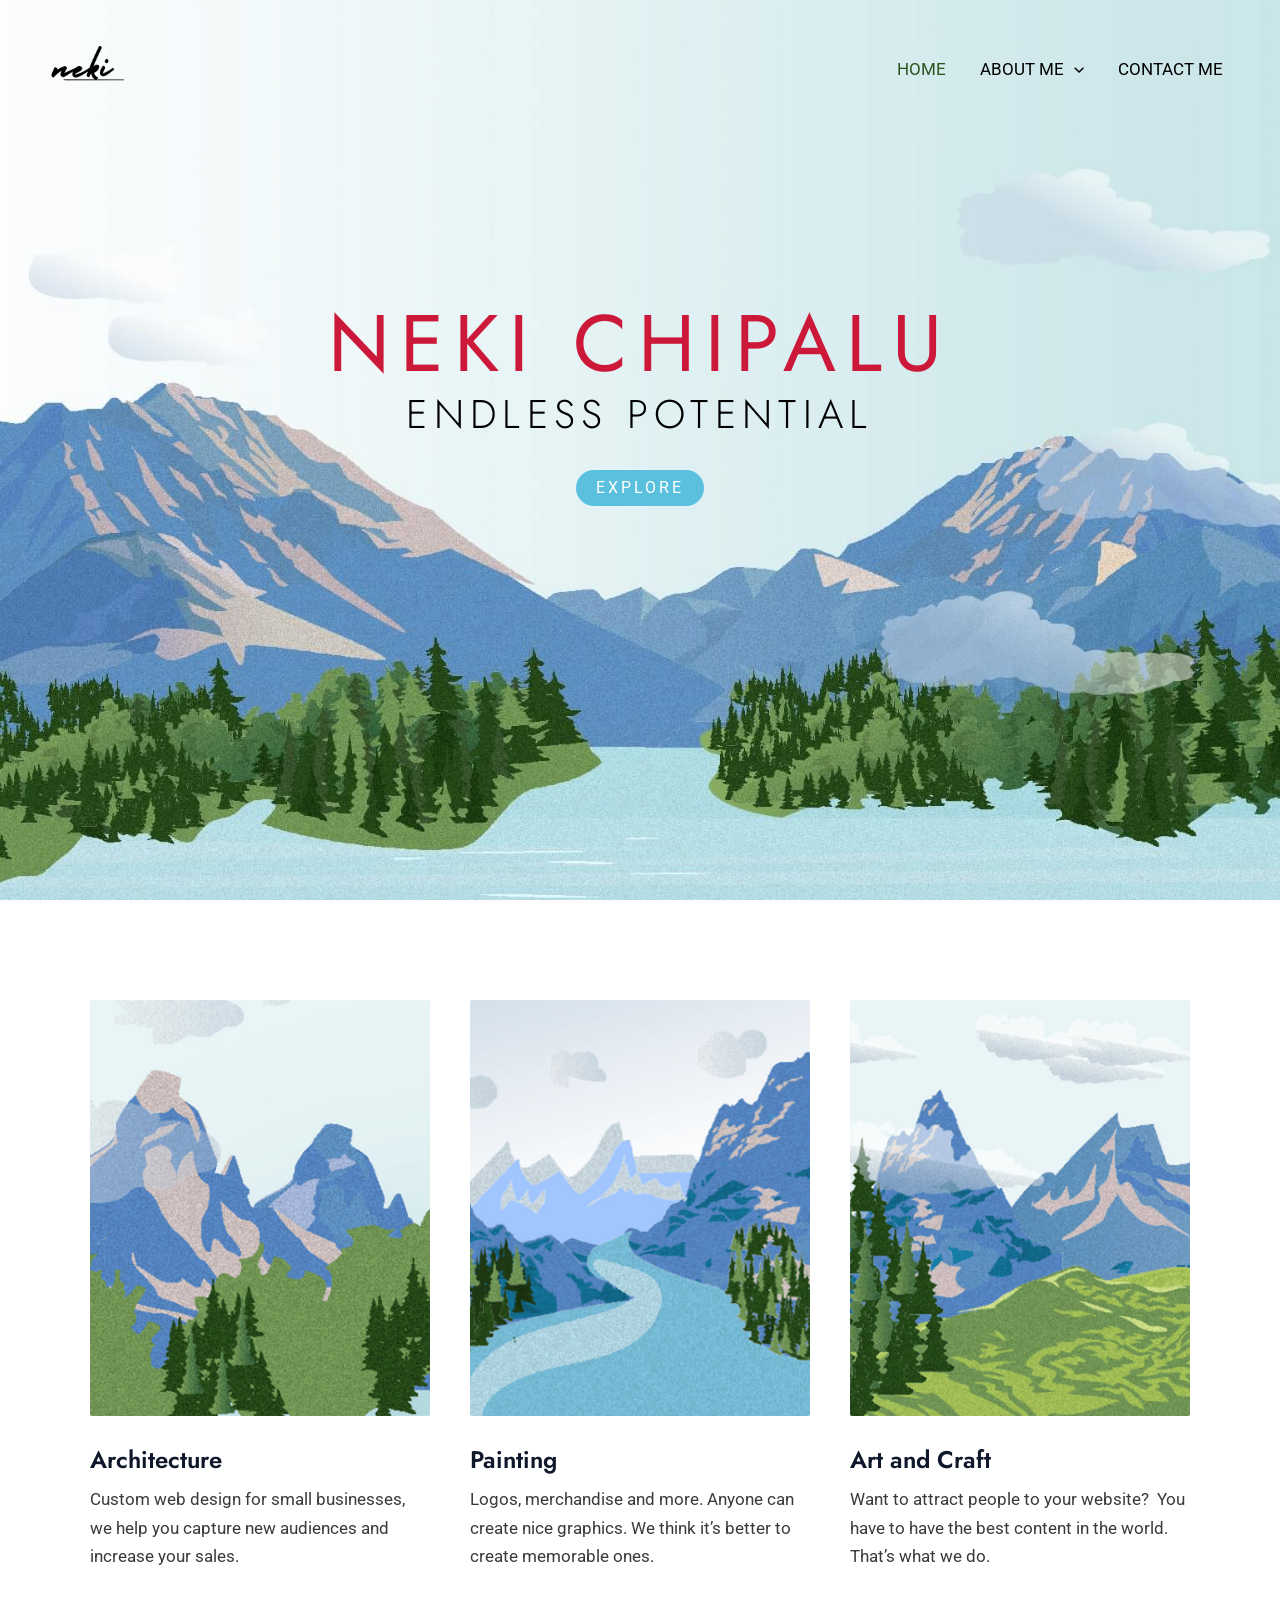
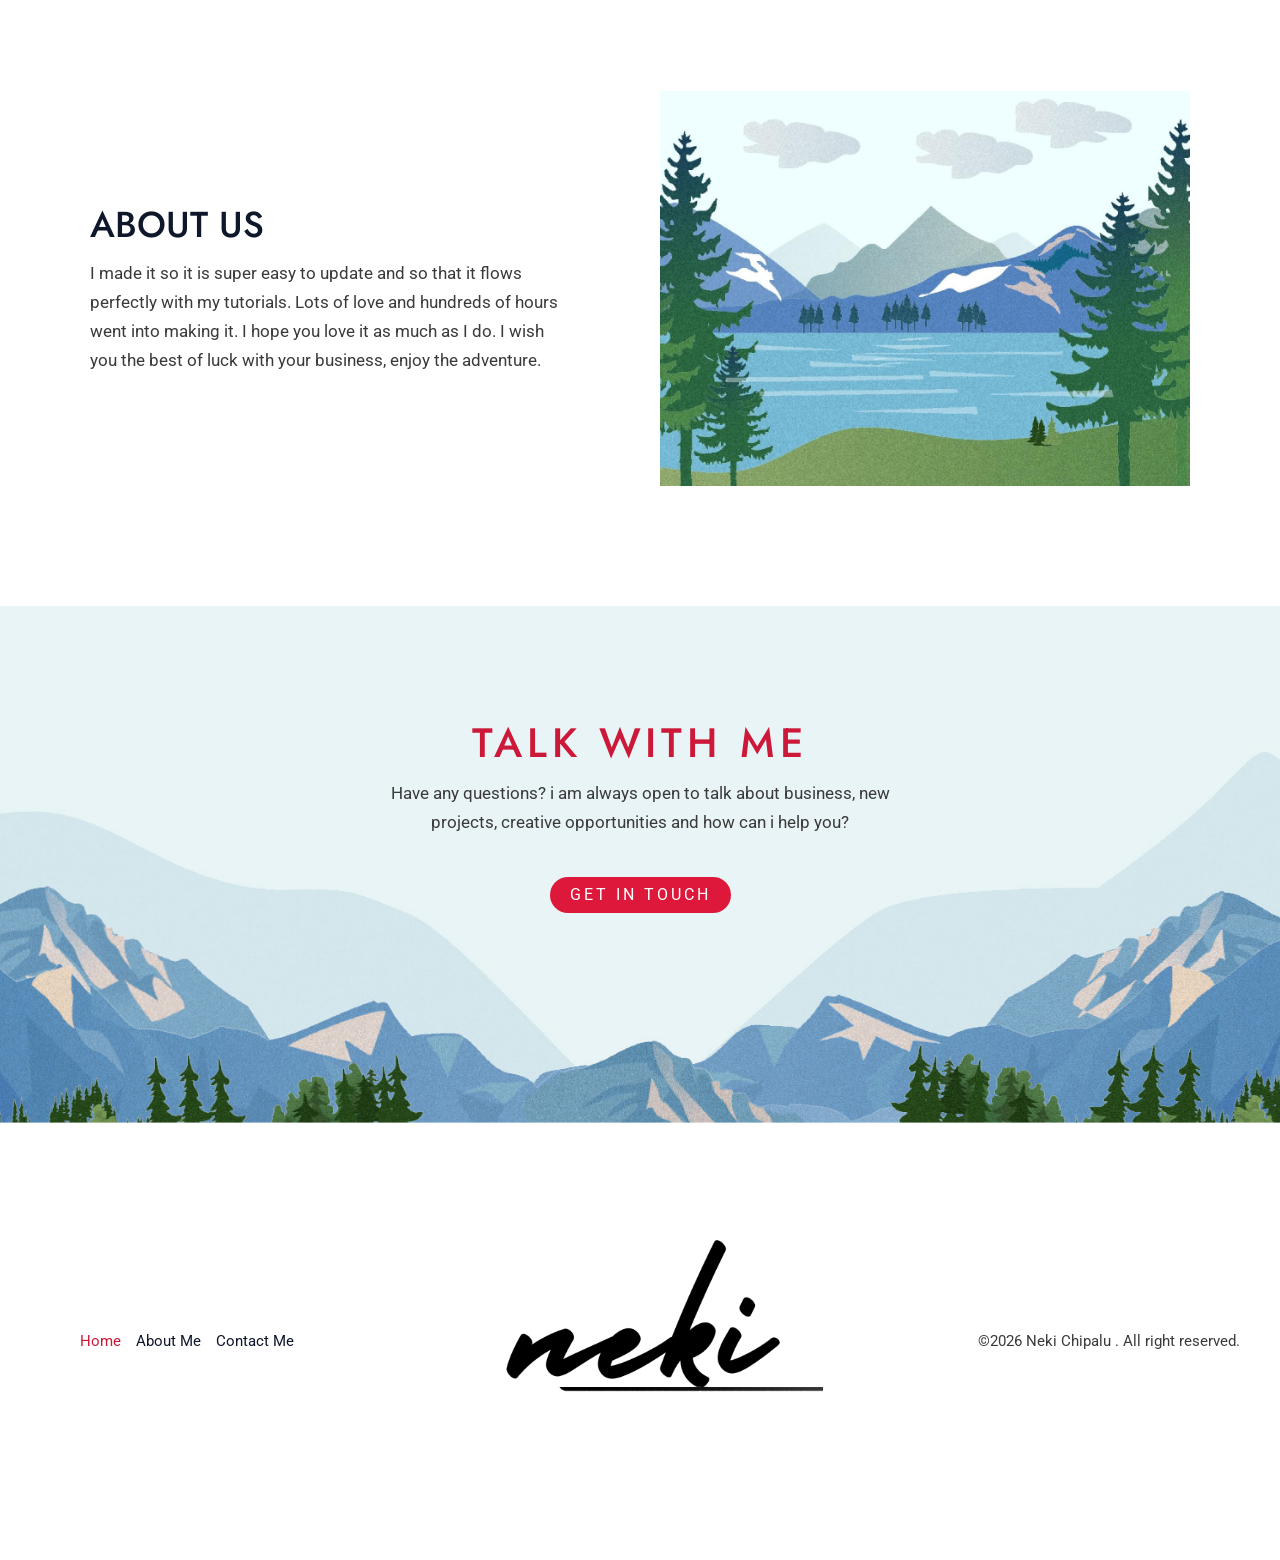
<file: index.html>
<!DOCTYPE html>
<html lang="en-US">
<head><meta charset="UTF-8">

<meta name="viewport" content="width=device-width, initial-scale=1">
	<link rel="profile" href="https://gmpg.org/xfn/11"> 
	<title>Home - Neki Webpage</title>
<link rel="dns-prefetch" href="//fonts.googleapis.com">
<link href="https://fonts.googleapis.com/" rel="preconnect">
<link href="https://fonts.gstatic.com/" crossorigin="anonymous" rel="preconnect">
<link rel="alternate" type="application/rss+xml" title="Neki Webpage » Feed" href="./feed/index.html">
<link rel="alternate" type="application/rss+xml" title="Neki Webpage » Comments Feed" href="./comments/feed/index.html">
<!-- SureRank Meta Data -->
<link rel="canonical" href="./index.html">
<meta name="description" content="Neki Chipalu Endless Potential Explore Architecture Custom web design for small businesses, we help you capture new audiences and increase your sales. Painting">
<meta name="robots" content="index, follow">
<meta property="og:url" content="./index.html">
<meta property="og:site_name" content="Neki Webpage">
<meta property="og:locale" content="en_US">
<meta property="og:type" content="website">
<meta property="og:title" content="Home - Neki Webpage">
<meta property="og:description" content="Neki Chipalu Endless Potential Explore Architecture Custom web design for small businesses, we help you capture new audiences and increase your sales. Painting">
<meta property="article:published_time" content="2026-03-23T13:18:57+00:00">
<meta property="article:modified_time" content="2026-03-23T14:49:42+00:00">
<meta name="twitter:card" content="summary_large_image">
<meta name="twitter:title" content="Home - Neki Webpage">
<meta name="twitter:description" content="Neki Chipalu Endless Potential Explore Architecture Custom web design for small businesses, we help you capture new audiences and increase your sales. Painting">
<script type="application/ld+json" id="surerank-schema">{"@context":"https://schema.org","@graph":[{"@type":"WebSite","@id":"//#website","name":"Neki Webpage","author":{"@id":"/#person"},"copyrightHolder":{"@id":"/#person"},"description":"Building Vision Into Reality","url":"//","potentialAction":{"@id":"//#searchaction"},"publisher":{"@id":"//#organization"}},{"@type":"WebPage","@id":"/#webpage","name":"Home","author":{"@id":"/#person"},"inLanguage":"en_US","url":"/","contributor":{"@id":"/#person"},"copyrightHolder":{"@id":"/#person"},"datePublished":"2026-03-23T13:18:57+00:00","dateModified":"2026-03-23T14:49:42+00:00","isPartOf":{"@id":"//#website"},"publisher":{"@id":"//#organization"}},{"@type":"Organization","@id":"//#organization","name":"Neki Webpage","founder":[{"@type":"Person","name":"admin"}],"slogan":"Building Vision Into Reality","url":"// "},{"@type":"SearchAction","@id":"//#searchaction","target":"//?s={search_term_string}","query-input":"required name=search_term_string"}]}</script>
<!-- /SureRank Meta Data -->
<link rel="alternate" title="oEmbed (JSON)" type="application/json+oembed" href="./wp-json/oembed/1.0/embed/index.html?url=.%2F%2F">
<link rel="alternate" title="oEmbed (XML)" type="text/xml+oembed" href="./wp-json/oembed/1.0/embed/index.html?url=.%2F%2F&amp;format=xml">
<style id="wp-img-auto-sizes-contain-inline-css">
img:is([sizes=auto i],[sizes^="auto," i]){contain-intrinsic-size:3000px 1500px}
/*# sourceURL=wp-img-auto-sizes-contain-inline-css */
</style>
<link rel="stylesheet" id="astra-theme-css-css" href="./wp-content/themes/astra/assets/css/minified/main.min.css?ver=4.12.6" media="all">
<style id="astra-theme-css-inline-css">
:root{--ast-post-nav-space:0;--ast-container-default-xlg-padding:6.67em;--ast-container-default-lg-padding:5.67em;--ast-container-default-slg-padding:4.34em;--ast-container-default-md-padding:3.34em;--ast-container-default-sm-padding:6.67em;--ast-container-default-xs-padding:2.4em;--ast-container-default-xxs-padding:1.4em;--ast-code-block-background:#EEEEEE;--ast-comment-inputs-background:#FAFAFA;--ast-normal-container-width:1200px;--ast-narrow-container-width:750px;--ast-blog-title-font-weight:normal;--ast-blog-meta-weight:inherit;--ast-global-color-primary:var(--ast-global-color-5);--ast-global-color-secondary:var(--ast-global-color-4);--ast-global-color-alternate-background:var(--ast-global-color-7);--ast-global-color-subtle-background:var(--ast-global-color-6);--ast-bg-style-guide:var( --ast-global-color-secondary,--ast-global-color-5 );--ast-shadow-style-guide:0px 0px 4px 0 #00000057;--ast-global-dark-bg-style:#fff;--ast-global-dark-lfs:#fbfbfb;--ast-widget-bg-color:#fafafa;--ast-wc-container-head-bg-color:#fbfbfb;--ast-title-layout-bg:#eeeeee;--ast-search-border-color:#e7e7e7;--ast-lifter-hover-bg:#e6e6e6;--ast-gallery-block-color:#000;--srfm-color-input-label:var(--ast-global-color-2);}html{font-size:106.25%;}a,.page-title{color:var(--ast-global-color-3);}a:hover,a:focus{color:var(--ast-global-color-0);}body,button,input,select,textarea,.ast-button,.ast-custom-button{font-family:'Roboto',sans-serif;font-weight:400;font-size:17px;font-size:1rem;line-height:var(--ast-body-line-height,1.7em);}blockquote{color:var(--ast-global-color-3);}p,.entry-content p{margin-bottom:0em;}h1,h2,h3,h4,h5,h6,.entry-content :where(h1,h2,h3,h4,h5,h6),.site-title,.site-title a{font-family:'Jost',sans-serif;font-weight:500;text-transform:none;}.ast-site-identity .site-title a{color:var(--ast-global-color-5);}.site-title{font-size:35px;font-size:2.0588235294118rem;display:none;}header .custom-logo-link img{max-width:84px;width:84px;}.astra-logo-svg{width:84px;}.site-header .site-description{font-size:15px;font-size:0.88235294117647rem;display:none;}.entry-title{font-size:30px;font-size:1.7647058823529rem;}.archive .ast-article-post .ast-article-inner,.blog .ast-article-post .ast-article-inner,.archive .ast-article-post .ast-article-inner:hover,.blog .ast-article-post .ast-article-inner:hover{overflow:hidden;}h1,.entry-content :where(h1){font-size:87px;font-size:5.1176470588235rem;font-weight:normal;font-family:'Jost',sans-serif;line-height:1.4em;text-transform:none;}h2,.entry-content :where(h2){font-size:41px;font-size:2.4117647058824rem;font-weight:500;font-family:'Jost',sans-serif;line-height:1.3em;text-transform:none;}h3,.entry-content :where(h3){font-size:28px;font-size:1.6470588235294rem;font-weight:600;font-family:'Jost',sans-serif;line-height:1.3em;text-transform:none;}h4,.entry-content :where(h4){font-size:24px;font-size:1.4117647058824rem;line-height:1.2em;font-weight:600;font-family:'Jost',sans-serif;text-transform:none;}h5,.entry-content :where(h5){font-size:18px;font-size:1.0588235294118rem;line-height:1.2em;font-weight:500;font-family:'Jost',sans-serif;text-transform:none;}h6,.entry-content :where(h6){font-size:15px;font-size:0.88235294117647rem;line-height:1.25em;font-weight:500;font-family:'Jost',sans-serif;text-transform:none;}::selection{background-color:var(--ast-global-color-0);color:#ffffff;}body,h1,h2,h3,h4,h5,h6,.entry-title a,.entry-content :where(h1,h2,h3,h4,h5,h6){color:var(--ast-global-color-3);}.tagcloud a:hover,.tagcloud a:focus,.tagcloud a.current-item{color:#ffffff;border-color:var(--ast-global-color-3);background-color:var(--ast-global-color-3);}input:focus,input[type="text"]:focus,input[type="email"]:focus,input[type="url"]:focus,input[type="password"]:focus,input[type="reset"]:focus,input[type="search"]:focus,textarea:focus{border-color:var(--ast-global-color-3);}input[type="radio"]:checked,input[type=reset],input[type="checkbox"]:checked,input[type="checkbox"]:hover:checked,input[type="checkbox"]:focus:checked,input[type=range]::-webkit-slider-thumb{border-color:var(--ast-global-color-3);background-color:var(--ast-global-color-3);box-shadow:none;}.site-footer a:hover + .post-count,.site-footer a:focus + .post-count{background:var(--ast-global-color-3);border-color:var(--ast-global-color-3);}.single .nav-links .nav-previous,.single .nav-links .nav-next{color:var(--ast-global-color-3);}.entry-meta,.entry-meta *{line-height:1.45;color:var(--ast-global-color-3);}.entry-meta a:not(.ast-button):hover,.entry-meta a:not(.ast-button):hover *,.entry-meta a:not(.ast-button):focus,.entry-meta a:not(.ast-button):focus *,.page-links > .page-link,.page-links .page-link:hover,.post-navigation a:hover{color:var(--ast-global-color-0);}#cat option,.secondary .calendar_wrap thead a,.secondary .calendar_wrap thead a:visited{color:var(--ast-global-color-3);}.secondary .calendar_wrap #today,.ast-progress-val span{background:var(--ast-global-color-3);}.secondary a:hover + .post-count,.secondary a:focus + .post-count{background:var(--ast-global-color-3);border-color:var(--ast-global-color-3);}.calendar_wrap #today > a{color:#ffffff;}.page-links .page-link,.single .post-navigation a{color:var(--ast-global-color-3);}.ast-search-menu-icon .search-form button.search-submit{padding:0 4px;}.ast-search-menu-icon form.search-form{padding-right:0;}.ast-header-search .ast-search-menu-icon.ast-dropdown-active .search-form,.ast-header-search .ast-search-menu-icon.ast-dropdown-active .search-field:focus{transition:all 0.2s;}.search-form input.search-field:focus{outline:none;}.ast-mobile-header-content .ast-builder-layout-element:not(.ast-builder-menu):not(.ast-header-divider-element),.ast-mobile-popup-content .ast-builder-layout-element:not(.ast-builder-menu):not(.ast-header-divider-element){padding:15px 20px;}.astra-logo-svg:not(.sticky-custom-logo .astra-logo-svg,.transparent-custom-logo .astra-logo-svg,.advanced-header-logo .astra-logo-svg){height:60px;}.ast-archive-title{color:var(--ast-global-color-2);}.wp-block-latest-posts > li > a{color:var(--ast-global-color-2);}.widget-title,.widget .wp-block-heading{font-size:24px;font-size:1.4117647058824rem;color:var(--ast-global-color-2);}.ast-search-menu-icon.slide-search a:focus-visible:focus-visible,.astra-search-icon:focus-visible,#close:focus-visible,a:focus-visible,.ast-menu-toggle:focus-visible,.site .skip-link:focus-visible,.wp-block-loginout input:focus-visible,.wp-block-search.wp-block-search__button-inside .wp-block-search__inside-wrapper,.ast-header-navigation-arrow:focus-visible,.ast-orders-table__row .ast-orders-table__cell:focus-visible,a#ast-apply-coupon:focus-visible,#ast-apply-coupon:focus-visible,#close:focus-visible,.button.search-submit:focus-visible,#search_submit:focus,.normal-search:focus-visible,.ast-header-account-wrap:focus-visible,.astra-cart-drawer-close:focus,.ast-single-variation:focus,.ast-button:focus,.ast-builder-button-wrap:has(.ast-custom-button-link:focus),.ast-builder-button-wrap .ast-custom-button-link:focus{outline-style:dotted;outline-color:inherit;outline-width:thin;}input:focus,input[type="text"]:focus,input[type="email"]:focus,input[type="url"]:focus,input[type="password"]:focus,input[type="reset"]:focus,input[type="search"]:focus,input[type="number"]:focus,textarea:focus,.wp-block-search__input:focus,[data-section="section-header-mobile-trigger"] .ast-button-wrap .ast-mobile-menu-trigger-minimal:focus,.ast-mobile-popup-drawer.active .menu-toggle-close:focus,#ast-scroll-top:focus,#coupon_code:focus,#ast-coupon-code:focus{border-style:dotted;border-color:inherit;border-width:thin;}input{outline:none;}.ast-logo-title-inline .site-logo-img{padding-right:1em;}.site-logo-img img{ transition:all 0.2s linear;}body .ast-oembed-container *{position:absolute;top:0;width:100%;height:100%;left:0;}body .wp-block-embed-pocket-casts .ast-oembed-container *{position:unset;}.ast-single-post-featured-section + article {margin-top: 2em;}.site-content .ast-single-post-featured-section img {width: 100%;overflow: hidden;object-fit: cover;}.site > .ast-single-related-posts-container {margin-top: 0;}@media (min-width: 922px) {.ast-desktop .ast-container--narrow {max-width: var(--ast-narrow-container-width);margin: 0 auto;}}.ast-page-builder-template .hentry {margin: 0;}.ast-page-builder-template .site-content > .ast-container {max-width: 100%;padding: 0;}.ast-page-builder-template .site .site-content #primary {padding: 0;margin: 0;}.ast-page-builder-template .no-results {text-align: center;margin: 4em auto;}.ast-page-builder-template .ast-pagination {padding: 2em;}.ast-page-builder-template .entry-header.ast-no-title.ast-no-thumbnail {margin-top: 0;}.ast-page-builder-template .entry-header.ast-header-without-markup {margin-top: 0;margin-bottom: 0;}.ast-page-builder-template .entry-header.ast-no-title.ast-no-meta {margin-bottom: 0;}.ast-page-builder-template.single .post-navigation {padding-bottom: 2em;}.ast-page-builder-template.single-post .site-content > .ast-container {max-width: 100%;}.ast-page-builder-template .entry-header {margin-top: 4em;margin-left: auto;margin-right: auto;padding-left: 20px;padding-right: 20px;}.single.ast-page-builder-template .entry-header {padding-left: 20px;padding-right: 20px;}.ast-page-builder-template .ast-archive-description {margin: 4em auto 0;padding-left: 20px;padding-right: 20px;}@media (max-width:921.9px){#ast-desktop-header{display:none;}}@media (min-width:922px){#ast-mobile-header{display:none;}}.wp-block-buttons.aligncenter{justify-content:center;}@media (max-width:921px){.ast-theme-transparent-header #primary,.ast-theme-transparent-header #secondary{padding:0;}}@media (max-width:921px){.ast-plain-container.ast-no-sidebar #primary{padding:0;}}.ast-plain-container.ast-no-sidebar #primary{margin-top:0;margin-bottom:0;}.wp-block-button.is-style-outline .wp-block-button__link{border-color:var(--ast-global-color-0);border-top-width:0px;border-right-width:0px;border-bottom-width:0px;border-left-width:0px;}div.wp-block-button.is-style-outline > .wp-block-button__link:not(.has-text-color),div.wp-block-button.wp-block-button__link.is-style-outline:not(.has-text-color){color:var(--ast-global-color-0);}.wp-block-button.is-style-outline .wp-block-button__link:hover,.wp-block-buttons .wp-block-button.is-style-outline .wp-block-button__link:focus,.wp-block-buttons .wp-block-button.is-style-outline > .wp-block-button__link:not(.has-text-color):hover,.wp-block-buttons .wp-block-button.wp-block-button__link.is-style-outline:not(.has-text-color):hover{color:#ffffff;background-color:var(--ast-global-color-1);border-color:var(--ast-global-color-1);}.post-page-numbers.current .page-link,.ast-pagination .page-numbers.current{color:#ffffff;border-color:var(--ast-global-color-0);background-color:var(--ast-global-color-0);}.wp-block-button.is-style-outline .wp-block-button__link{border-top-width:0px;border-right-width:0px;border-bottom-width:0px;border-left-width:0px;}.wp-block-button.is-style-outline .wp-block-button__link.wp-element-button,.ast-outline-button{border-color:var(--ast-global-color-0);font-family:inherit;font-weight:400;font-size:16px;font-size:0.94117647058824rem;line-height:1em;border-top-left-radius:0px;border-top-right-radius:0px;border-bottom-right-radius:0px;border-bottom-left-radius:0px;}.wp-block-buttons .wp-block-button.is-style-outline > .wp-block-button__link:not(.has-text-color),.wp-block-buttons .wp-block-button.wp-block-button__link.is-style-outline:not(.has-text-color),.ast-outline-button{color:var(--ast-global-color-0);}.wp-block-button.is-style-outline .wp-block-button__link:hover,.wp-block-buttons .wp-block-button.is-style-outline .wp-block-button__link:focus,.wp-block-buttons .wp-block-button.is-style-outline > .wp-block-button__link:not(.has-text-color):hover,.wp-block-buttons .wp-block-button.wp-block-button__link.is-style-outline:not(.has-text-color):hover,.ast-outline-button:hover,.ast-outline-button:focus,.wp-block-uagb-buttons-child .uagb-buttons-repeater.ast-outline-button:hover,.wp-block-uagb-buttons-child .uagb-buttons-repeater.ast-outline-button:focus{color:#ffffff;background-color:var(--ast-global-color-1);border-color:var(--ast-global-color-1);}.wp-block-button .wp-block-button__link.wp-element-button.is-style-outline:not(.has-background),.wp-block-button.is-style-outline>.wp-block-button__link.wp-element-button:not(.has-background),.ast-outline-button{background-color:var(--ast-global-color-0);}@media (max-width:921px){.wp-block-button.is-style-outline .wp-block-button__link.wp-element-button,.ast-outline-button{font-size:16px;font-size:0.94117647058824rem;}}@media (max-width:544px){.wp-block-button.is-style-outline .wp-block-button__link.wp-element-button,.ast-outline-button{font-size:15px;font-size:0.88235294117647rem;}}.entry-content[data-ast-blocks-layout] > figure{margin-bottom:1em;}h1.widget-title{font-weight:normal;}h2.widget-title{font-weight:500;}h3.widget-title{font-weight:600;}@media (max-width:921px){.ast-left-sidebar #content > .ast-container{display:flex;flex-direction:column-reverse;width:100%;}.ast-separate-container .ast-article-post,.ast-separate-container .ast-article-single{padding:1.5em 2.14em;}.ast-author-box img.avatar{margin:20px 0 0 0;}}@media (min-width:922px){.ast-separate-container.ast-right-sidebar #primary,.ast-separate-container.ast-left-sidebar #primary{border:0;}.search-no-results.ast-separate-container #primary{margin-bottom:4em;}}.elementor-widget-button .elementor-button{border-style:solid;text-decoration:none;border-top-width:0px;border-right-width:0px;border-left-width:0px;border-bottom-width:0px;}body .elementor-button.elementor-size-sm,body .elementor-button.elementor-size-xs,body .elementor-button.elementor-size-md,body .elementor-button.elementor-size-lg,body .elementor-button.elementor-size-xl,body .elementor-button{border-top-left-radius:30px;border-top-right-radius:30px;border-bottom-right-radius:30px;border-bottom-left-radius:30px;padding-top:10px;padding-right:20px;padding-bottom:10px;padding-left:20px;}.elementor-widget-button .elementor-button{border-color:var(--ast-global-color-0);background-color:var(--ast-global-color-0);}.elementor-widget-button .elementor-button:hover,.elementor-widget-button .elementor-button:focus{color:#ffffff;background-color:var(--ast-global-color-1);border-color:var(--ast-global-color-1);}.wp-block-button .wp-block-button__link ,.elementor-widget-button .elementor-button,.elementor-widget-button .elementor-button:visited{color:#ffffff;}.elementor-widget-button .elementor-button{font-weight:400;font-size:16px;font-size:0.94117647058824rem;line-height:1em;text-transform:none;letter-spacing:3px;}body .elementor-button.elementor-size-sm,body .elementor-button.elementor-size-xs,body .elementor-button.elementor-size-md,body .elementor-button.elementor-size-lg,body .elementor-button.elementor-size-xl,body .elementor-button{font-size:16px;font-size:0.94117647058824rem;}.wp-block-button .wp-block-button__link:hover,.wp-block-button .wp-block-button__link:focus{color:#ffffff;background-color:var(--ast-global-color-1);border-color:var(--ast-global-color-1);}.elementor-widget-heading h1.elementor-heading-title{line-height:1.4em;}.elementor-widget-heading h2.elementor-heading-title{line-height:1.3em;}.elementor-widget-heading h3.elementor-heading-title{line-height:1.3em;}.elementor-widget-heading h4.elementor-heading-title{line-height:1.2em;}.elementor-widget-heading h5.elementor-heading-title{line-height:1.2em;}.elementor-widget-heading h6.elementor-heading-title{line-height:1.25em;}.wp-block-button .wp-block-button__link,.wp-block-search .wp-block-search__button,body .wp-block-file .wp-block-file__button{border-style:solid;border-top-width:0px;border-right-width:0px;border-left-width:0px;border-bottom-width:0px;border-color:var(--ast-global-color-0);background-color:var(--ast-global-color-0);color:#ffffff;font-family:inherit;font-weight:400;line-height:1em;text-transform:none;letter-spacing:3px;font-size:16px;font-size:0.94117647058824rem;border-top-left-radius:30px;border-top-right-radius:30px;border-bottom-right-radius:30px;border-bottom-left-radius:30px;padding-top:10px;padding-right:20px;padding-bottom:10px;padding-left:20px;}@media (max-width:921px){.wp-block-button .wp-block-button__link,.wp-block-search .wp-block-search__button,body .wp-block-file .wp-block-file__button{font-size:16px;font-size:0.94117647058824rem;}}@media (max-width:544px){.wp-block-button .wp-block-button__link,.wp-block-search .wp-block-search__button,body .wp-block-file .wp-block-file__button{font-size:15px;font-size:0.88235294117647rem;}}.menu-toggle,button,.ast-button,.ast-custom-button,.button,input#submit,input[type="button"],input[type="submit"],input[type="reset"],form[CLASS*="wp-block-search__"].wp-block-search .wp-block-search__inside-wrapper .wp-block-search__button,body .wp-block-file .wp-block-file__button{border-style:solid;border-top-width:0px;border-right-width:0px;border-left-width:0px;border-bottom-width:0px;color:#ffffff;border-color:var(--ast-global-color-0);background-color:var(--ast-global-color-0);padding-top:10px;padding-right:20px;padding-bottom:10px;padding-left:20px;font-family:inherit;font-weight:400;font-size:16px;font-size:0.94117647058824rem;line-height:1em;text-transform:none;letter-spacing:3px;border-top-left-radius:30px;border-top-right-radius:30px;border-bottom-right-radius:30px;border-bottom-left-radius:30px;}button:focus,.menu-toggle:hover,button:hover,.ast-button:hover,.ast-custom-button:hover .button:hover,.ast-custom-button:hover ,input[type=reset]:hover,input[type=reset]:focus,input#submit:hover,input#submit:focus,input[type="button"]:hover,input[type="button"]:focus,input[type="submit"]:hover,input[type="submit"]:focus,form[CLASS*="wp-block-search__"].wp-block-search .wp-block-search__inside-wrapper .wp-block-search__button:hover,form[CLASS*="wp-block-search__"].wp-block-search .wp-block-search__inside-wrapper .wp-block-search__button:focus,body .wp-block-file .wp-block-file__button:hover,body .wp-block-file .wp-block-file__button:focus{color:#ffffff;background-color:var(--ast-global-color-1);border-color:var(--ast-global-color-1);}@media (max-width:921px){.menu-toggle,button,.ast-button,.ast-custom-button,.button,input#submit,input[type="button"],input[type="submit"],input[type="reset"],form[CLASS*="wp-block-search__"].wp-block-search .wp-block-search__inside-wrapper .wp-block-search__button,body .wp-block-file .wp-block-file__button{font-size:16px;font-size:0.94117647058824rem;}}@media (max-width:544px){.menu-toggle,button,.ast-button,.ast-custom-button,.button,input#submit,input[type="button"],input[type="submit"],input[type="reset"],form[CLASS*="wp-block-search__"].wp-block-search .wp-block-search__inside-wrapper .wp-block-search__button,body .wp-block-file .wp-block-file__button{font-size:15px;font-size:0.88235294117647rem;}}@media (max-width:921px){.menu-toggle,button,.ast-button,.button,input#submit,input[type="button"],input[type="submit"],input[type="reset"]{font-size:16px;font-size:0.94117647058824rem;}.ast-mobile-header-stack .main-header-bar .ast-search-menu-icon{display:inline-block;}.ast-header-break-point.ast-header-custom-item-outside .ast-mobile-header-stack .main-header-bar .ast-search-icon{margin:0;}.ast-comment-avatar-wrap img{max-width:2.5em;}.ast-comment-meta{padding:0 1.8888em 1.3333em;}.ast-separate-container .ast-comment-list li.depth-1{padding:1.5em 2.14em;}.ast-separate-container .comment-respond{padding:2em 2.14em;}}@media (min-width:544px){.ast-container{max-width:100%;}}@media (max-width:544px){.ast-separate-container .ast-article-post,.ast-separate-container .ast-article-single,.ast-separate-container .comments-title,.ast-separate-container .ast-archive-description{padding:1.5em 1em;}.ast-separate-container #content .ast-container{padding-left:0.54em;padding-right:0.54em;}.ast-separate-container .ast-comment-list .bypostauthor{padding:.5em;}.ast-search-menu-icon.ast-dropdown-active .search-field{width:170px;}.menu-toggle,button,.ast-button,.button,input#submit,input[type="button"],input[type="submit"],input[type="reset"]{font-size:15px;font-size:0.88235294117647rem;}} #ast-mobile-header .ast-site-header-cart-li a{pointer-events:none;}body,.ast-separate-container{background-color:var(--ast-global-color-5);background-image:none;}@media (max-width:921px){.widget-title{font-size:22px;font-size:1.375rem;}body,button,input,select,textarea,.ast-button,.ast-custom-button{font-size:16px;font-size:0.94117647058824rem;}#secondary,#secondary button,#secondary input,#secondary select,#secondary textarea{font-size:16px;font-size:0.94117647058824rem;}.site-title{display:none;}.site-header .site-description{display:none;}h1,.entry-content :where(h1){font-size:30px;}h2,.entry-content :where(h2){font-size:25px;}h3,.entry-content :where(h3){font-size:28px;}h4,.entry-content :where(h4){font-size:24px;font-size:1.4117647058824rem;}.astra-logo-svg{width:96px;}header .custom-logo-link img,.ast-header-break-point .site-logo-img .custom-mobile-logo-link img{max-width:96px;width:96px;}}@media (max-width:544px){.site-title{display:none;}.site-header .site-description{display:none;}h1,.entry-content :where(h1){font-size:30px;}h2,.entry-content :where(h2){font-size:25px;}h3,.entry-content :where(h3){font-size:28px;}h4,.entry-content :where(h4){font-size:24px;font-size:1.4117647058824rem;}header .custom-logo-link img,.ast-header-break-point .site-branding img,.ast-header-break-point .custom-logo-link img{max-width:96px;width:96px;}.astra-logo-svg{width:96px;}.ast-header-break-point .site-logo-img .custom-mobile-logo-link img{max-width:96px;}}@media (max-width:544px){html{font-size:96.9%;}}@media (min-width:922px){.ast-container{max-width:1240px;}}@media (min-width:922px){.site-content .ast-container{display:flex;}}@media (max-width:921px){.site-content .ast-container{flex-direction:column;}}@media (min-width:922px){.main-header-menu .sub-menu .menu-item.ast-left-align-sub-menu:hover > .sub-menu,.main-header-menu .sub-menu .menu-item.ast-left-align-sub-menu.focus > .sub-menu{margin-left:-0px;}}.ast-theme-transparent-header .ast-header-search .astra-search-icon,.ast-theme-transparent-header .ast-header-search .search-field::placeholder,.ast-theme-transparent-header .ast-header-search .ast-icon{color:#ffffff;}.ast-theme-transparent-header [data-section="section-header-mobile-trigger"] .ast-button-wrap .mobile-menu-toggle-icon .ast-mobile-svg{fill:#ffffff;}.ast-theme-transparent-header [data-section="section-header-mobile-trigger"] .ast-button-wrap .mobile-menu-wrap .mobile-menu{color:#ffffff;}.ast-theme-transparent-header [data-section="section-header-mobile-trigger"] .ast-button-wrap .ast-mobile-menu-trigger-fill{background:var(--ast-global-color-0);}.ast-theme-transparent-header [data-section="section-header-mobile-trigger"] .ast-button-wrap .ast-mobile-menu-trigger-fill,.ast-theme-transparent-header [data-section="section-header-mobile-trigger"] .ast-button-wrap .ast-mobile-menu-trigger-minimal{color:#ffffff;border:none;}.site .comments-area{padding-bottom:3em;}.wp-block-file {display: flex;align-items: center;flex-wrap: wrap;justify-content: space-between;}.wp-block-pullquote {border: none;}.wp-block-pullquote blockquote::before {content: "\201D";font-family: "Helvetica",sans-serif;display: flex;transform: rotate( 180deg );font-size: 6rem;font-style: normal;line-height: 1;font-weight: bold;align-items: center;justify-content: center;}.has-text-align-right > blockquote::before {justify-content: flex-start;}.has-text-align-left > blockquote::before {justify-content: flex-end;}figure.wp-block-pullquote.is-style-solid-color blockquote {max-width: 100%;text-align: inherit;}:root {--wp--custom--ast-default-block-top-padding: 3em;--wp--custom--ast-default-block-right-padding: 3em;--wp--custom--ast-default-block-bottom-padding: 3em;--wp--custom--ast-default-block-left-padding: 3em;--wp--custom--ast-container-width: 1200px;--wp--custom--ast-content-width-size: 1200px;--wp--custom--ast-wide-width-size: calc(1200px + var(--wp--custom--ast-default-block-left-padding) + var(--wp--custom--ast-default-block-right-padding));}.ast-narrow-container {--wp--custom--ast-content-width-size: 750px;--wp--custom--ast-wide-width-size: 750px;}@media(max-width: 921px) {:root {--wp--custom--ast-default-block-top-padding: 3em;--wp--custom--ast-default-block-right-padding: 2em;--wp--custom--ast-default-block-bottom-padding: 3em;--wp--custom--ast-default-block-left-padding: 2em;}}@media(max-width: 544px) {:root {--wp--custom--ast-default-block-top-padding: 3em;--wp--custom--ast-default-block-right-padding: 1.5em;--wp--custom--ast-default-block-bottom-padding: 3em;--wp--custom--ast-default-block-left-padding: 1.5em;}}.entry-content > .wp-block-group,.entry-content > .wp-block-cover,.entry-content > .wp-block-columns {padding-top: var(--wp--custom--ast-default-block-top-padding);padding-right: var(--wp--custom--ast-default-block-right-padding);padding-bottom: var(--wp--custom--ast-default-block-bottom-padding);padding-left: var(--wp--custom--ast-default-block-left-padding);}.ast-plain-container.ast-no-sidebar .entry-content > .alignfull,.ast-page-builder-template .ast-no-sidebar .entry-content > .alignfull {margin-left: calc( -50vw + 50%);margin-right: calc( -50vw + 50%);max-width: 100vw;width: 100vw;}.ast-plain-container.ast-no-sidebar .entry-content .alignfull .alignfull,.ast-page-builder-template.ast-no-sidebar .entry-content .alignfull .alignfull,.ast-plain-container.ast-no-sidebar .entry-content .alignfull .alignwide,.ast-page-builder-template.ast-no-sidebar .entry-content .alignfull .alignwide,.ast-plain-container.ast-no-sidebar .entry-content .alignwide .alignfull,.ast-page-builder-template.ast-no-sidebar .entry-content .alignwide .alignfull,.ast-plain-container.ast-no-sidebar .entry-content .alignwide .alignwide,.ast-page-builder-template.ast-no-sidebar .entry-content .alignwide .alignwide,.ast-plain-container.ast-no-sidebar .entry-content .wp-block-column .alignfull,.ast-page-builder-template.ast-no-sidebar .entry-content .wp-block-column .alignfull,.ast-plain-container.ast-no-sidebar .entry-content .wp-block-column .alignwide,.ast-page-builder-template.ast-no-sidebar .entry-content .wp-block-column .alignwide {margin-left: auto;margin-right: auto;width: 100%;}[data-ast-blocks-layout] .wp-block-separator:not(.is-style-dots) {height: 0;}[data-ast-blocks-layout] .wp-block-separator {margin: 20px auto;}[data-ast-blocks-layout] .wp-block-separator:not(.is-style-wide):not(.is-style-dots) {max-width: 100px;}[data-ast-blocks-layout] .wp-block-separator.has-background {padding: 0;}.entry-content[data-ast-blocks-layout] > * {max-width: var(--wp--custom--ast-content-width-size);margin-left: auto;margin-right: auto;}.entry-content[data-ast-blocks-layout] > .alignwide {max-width: var(--wp--custom--ast-wide-width-size);}.entry-content[data-ast-blocks-layout] .alignfull {max-width: none;}.entry-content .wp-block-columns {margin-bottom: 0;}blockquote {margin: 1.5em;border-color: rgba(0,0,0,0.05);}.wp-block-quote:not(.has-text-align-right):not(.has-text-align-center) {border-left: 5px solid rgba(0,0,0,0.05);}.has-text-align-right > blockquote,blockquote.has-text-align-right {border-right: 5px solid rgba(0,0,0,0.05);}.has-text-align-left > blockquote,blockquote.has-text-align-left {border-left: 5px solid rgba(0,0,0,0.05);}.wp-block-site-tagline,.wp-block-latest-posts .read-more {margin-top: 15px;}.wp-block-loginout p label {display: block;}.wp-block-loginout p:not(.login-remember):not(.login-submit) input {width: 100%;}.wp-block-loginout input:focus {border-color: transparent;}.wp-block-loginout input:focus {outline: thin dotted;}.entry-content .wp-block-media-text .wp-block-media-text__content {padding: 0 0 0 8%;}.entry-content .wp-block-media-text.has-media-on-the-right .wp-block-media-text__content {padding: 0 8% 0 0;}.entry-content .wp-block-media-text.has-background .wp-block-media-text__content {padding: 8%;}.entry-content .wp-block-cover:not([class*="background-color"]):not(.has-text-color.has-link-color) .wp-block-cover__inner-container,.entry-content .wp-block-cover:not([class*="background-color"]) .wp-block-cover-image-text,.entry-content .wp-block-cover:not([class*="background-color"]) .wp-block-cover-text,.entry-content .wp-block-cover-image:not([class*="background-color"]) .wp-block-cover__inner-container,.entry-content .wp-block-cover-image:not([class*="background-color"]) .wp-block-cover-image-text,.entry-content .wp-block-cover-image:not([class*="background-color"]) .wp-block-cover-text {color: var(--ast-global-color-primary,var(--ast-global-color-5));}.wp-block-loginout .login-remember input {width: 1.1rem;height: 1.1rem;margin: 0 5px 4px 0;vertical-align: middle;}.wp-block-latest-posts > li > *:first-child,.wp-block-latest-posts:not(.is-grid) > li:first-child {margin-top: 0;}.entry-content > .wp-block-buttons,.entry-content > .wp-block-uagb-buttons {margin-bottom: 1.5em;}.wp-block-search__inside-wrapper .wp-block-search__input {padding: 0 10px;color: var(--ast-global-color-3);background: var(--ast-global-color-primary,var(--ast-global-color-5));border-color: var(--ast-border-color);}.wp-block-latest-posts .read-more {margin-bottom: 1.5em;}.wp-block-search__no-button .wp-block-search__inside-wrapper .wp-block-search__input {padding-top: 5px;padding-bottom: 5px;}.wp-block-latest-posts .wp-block-latest-posts__post-date,.wp-block-latest-posts .wp-block-latest-posts__post-author {font-size: 1rem;}.wp-block-latest-posts > li > *,.wp-block-latest-posts:not(.is-grid) > li {margin-top: 12px;margin-bottom: 12px;}.ast-page-builder-template .entry-content[data-ast-blocks-layout] > .alignwide:where(:not(.uagb-is-root-container):not(.spectra-is-root-container)) > * {max-width: var(--wp--custom--ast-wide-width-size);}.ast-page-builder-template .entry-content[data-ast-blocks-layout] > .inherit-container-width > *,.ast-page-builder-template .entry-content[data-ast-blocks-layout] > *:not(.wp-block-group):where(:not(.uagb-is-root-container):not(.spectra-is-root-container)) > *,.entry-content[data-ast-blocks-layout] > .wp-block-cover .wp-block-cover__inner-container {max-width: var(--wp--custom--ast-content-width-size) ;margin-left: auto;margin-right: auto;}.ast-page-builder-template .entry-content[data-ast-blocks-layout] > *,.ast-page-builder-template .entry-content[data-ast-blocks-layout] > .alignfull:where(:not(.wp-block-group):not(.uagb-is-root-container):not(.spectra-is-root-container)) > * {max-width: none;}.entry-content[data-ast-blocks-layout] .wp-block-cover:not(.alignleft):not(.alignright) {width: auto;}@media(max-width: 1200px) {.ast-separate-container .entry-content > .alignfull,.ast-separate-container .entry-content[data-ast-blocks-layout] > .alignwide,.ast-plain-container .entry-content[data-ast-blocks-layout] > .alignwide,.ast-plain-container .entry-content .alignfull {margin-left: calc(-1 * min(var(--ast-container-default-xlg-padding),20px)) ;margin-right: calc(-1 * min(var(--ast-container-default-xlg-padding),20px));}}@media(min-width: 1201px) {.ast-separate-container .entry-content > .alignfull {margin-left: calc(-1 * var(--ast-container-default-xlg-padding) );margin-right: calc(-1 * var(--ast-container-default-xlg-padding) );}.ast-separate-container .entry-content[data-ast-blocks-layout] > .alignwide,.ast-plain-container .entry-content[data-ast-blocks-layout] > .alignwide {margin-left: calc(-1 * var(--wp--custom--ast-default-block-left-padding) );margin-right: calc(-1 * var(--wp--custom--ast-default-block-right-padding) );}}@media(min-width: 921px) {.ast-separate-container .entry-content .wp-block-group.alignwide:not(.inherit-container-width) > :where(:not(.alignleft):not(.alignright)),.ast-plain-container .entry-content .wp-block-group.alignwide:not(.inherit-container-width) > :where(:not(.alignleft):not(.alignright)) {max-width: calc( var(--wp--custom--ast-content-width-size) + 80px );}.ast-plain-container.ast-right-sidebar .entry-content[data-ast-blocks-layout] .alignfull,.ast-plain-container.ast-left-sidebar .entry-content[data-ast-blocks-layout] .alignfull {margin-left: -60px;margin-right: -60px;}}@media(min-width: 544px) {.entry-content > .alignleft {margin-right: 20px;}.entry-content > .alignright {margin-left: 20px;}}@media (max-width:544px){.wp-block-columns .wp-block-column:not(:last-child){margin-bottom:20px;}.wp-block-latest-posts{margin:0;}}@media( max-width: 600px ) {.entry-content .wp-block-media-text .wp-block-media-text__content,.entry-content .wp-block-media-text.has-media-on-the-right .wp-block-media-text__content {padding: 8% 0 0;}.entry-content .wp-block-media-text.has-background .wp-block-media-text__content {padding: 8%;}}.ast-page-builder-template .entry-header {padding-left: 0;}.ast-narrow-container .site-content .wp-block-uagb-image--align-full .wp-block-uagb-image__figure {max-width: 100%;margin-left: auto;margin-right: auto;}:root .has-ast-global-color-0-color{color:var(--ast-global-color-0);}:root .has-ast-global-color-0-background-color{background-color:var(--ast-global-color-0);}:root .wp-block-button .has-ast-global-color-0-color{color:var(--ast-global-color-0);}:root .wp-block-button .has-ast-global-color-0-background-color{background-color:var(--ast-global-color-0);}:root .has-ast-global-color-1-color{color:var(--ast-global-color-1);}:root .has-ast-global-color-1-background-color{background-color:var(--ast-global-color-1);}:root .wp-block-button .has-ast-global-color-1-color{color:var(--ast-global-color-1);}:root .wp-block-button .has-ast-global-color-1-background-color{background-color:var(--ast-global-color-1);}:root .has-ast-global-color-2-color{color:var(--ast-global-color-2);}:root .has-ast-global-color-2-background-color{background-color:var(--ast-global-color-2);}:root .wp-block-button .has-ast-global-color-2-color{color:var(--ast-global-color-2);}:root .wp-block-button .has-ast-global-color-2-background-color{background-color:var(--ast-global-color-2);}:root .has-ast-global-color-3-color{color:var(--ast-global-color-3);}:root .has-ast-global-color-3-background-color{background-color:var(--ast-global-color-3);}:root .wp-block-button .has-ast-global-color-3-color{color:var(--ast-global-color-3);}:root .wp-block-button .has-ast-global-color-3-background-color{background-color:var(--ast-global-color-3);}:root .has-ast-global-color-4-color{color:var(--ast-global-color-4);}:root .has-ast-global-color-4-background-color{background-color:var(--ast-global-color-4);}:root .wp-block-button .has-ast-global-color-4-color{color:var(--ast-global-color-4);}:root .wp-block-button .has-ast-global-color-4-background-color{background-color:var(--ast-global-color-4);}:root .has-ast-global-color-5-color{color:var(--ast-global-color-5);}:root .has-ast-global-color-5-background-color{background-color:var(--ast-global-color-5);}:root .wp-block-button .has-ast-global-color-5-color{color:var(--ast-global-color-5);}:root .wp-block-button .has-ast-global-color-5-background-color{background-color:var(--ast-global-color-5);}:root .has-ast-global-color-6-color{color:var(--ast-global-color-6);}:root .has-ast-global-color-6-background-color{background-color:var(--ast-global-color-6);}:root .wp-block-button .has-ast-global-color-6-color{color:var(--ast-global-color-6);}:root .wp-block-button .has-ast-global-color-6-background-color{background-color:var(--ast-global-color-6);}:root .has-ast-global-color-7-color{color:var(--ast-global-color-7);}:root .has-ast-global-color-7-background-color{background-color:var(--ast-global-color-7);}:root .wp-block-button .has-ast-global-color-7-color{color:var(--ast-global-color-7);}:root .wp-block-button .has-ast-global-color-7-background-color{background-color:var(--ast-global-color-7);}:root .has-ast-global-color-8-color{color:var(--ast-global-color-8);}:root .has-ast-global-color-8-background-color{background-color:var(--ast-global-color-8);}:root .wp-block-button .has-ast-global-color-8-color{color:var(--ast-global-color-8);}:root .wp-block-button .has-ast-global-color-8-background-color{background-color:var(--ast-global-color-8);}:root{--ast-global-color-0:#DD183B;--ast-global-color-1:#CC1939;--ast-global-color-2:#0F172A;--ast-global-color-3:#3A3A3A;--ast-global-color-4:#FFEDE6;--ast-global-color-5:#FFFFFF;--ast-global-color-6:#FFD1BF;--ast-global-color-7:#140609;--ast-global-color-8:#222222;}:root {--ast-border-color : #989898;}.ast-single-entry-banner {-js-display: flex;display: flex;flex-direction: column;justify-content: center;text-align: center;position: relative;background: var(--ast-title-layout-bg);}.ast-single-entry-banner[data-banner-layout="layout-1"] {max-width: 1200px;background: inherit;padding: 20px 0;}.ast-single-entry-banner[data-banner-width-type="custom"] {margin: 0 auto;width: 100%;}.ast-single-entry-banner + .site-content .entry-header {margin-bottom: 0;}.site .ast-author-avatar {--ast-author-avatar-size: ;}a.ast-underline-text {text-decoration: underline;}.ast-container > .ast-terms-link {position: relative;display: block;}a.ast-button.ast-badge-tax {padding: 4px 8px;border-radius: 3px;font-size: inherit;}header.entry-header{text-align:left;}header.entry-header .entry-title{font-size:30px;font-size:1.7647058823529rem;}header.entry-header > *:not(:last-child){margin-bottom:10px;}@media (max-width:921px){header.entry-header{text-align:left;}}@media (max-width:544px){header.entry-header{text-align:left;}}.ast-archive-entry-banner {-js-display: flex;display: flex;flex-direction: column;justify-content: center;text-align: center;position: relative;background: var(--ast-title-layout-bg);}.ast-archive-entry-banner[data-banner-width-type="custom"] {margin: 0 auto;width: 100%;}.ast-archive-entry-banner[data-banner-layout="layout-1"] {background: inherit;padding: 20px 0;text-align: left;}body.archive .ast-archive-description{max-width:1200px;width:100%;text-align:left;padding-top:3em;padding-right:3em;padding-bottom:3em;padding-left:3em;}body.archive .ast-archive-description .ast-archive-title,body.archive .ast-archive-description .ast-archive-title *{font-size:40px;font-size:2.3529411764706rem;}body.archive .ast-archive-description > *:not(:last-child){margin-bottom:10px;}@media (max-width:921px){body.archive .ast-archive-description{text-align:left;}}@media (max-width:544px){body.archive .ast-archive-description{text-align:left;}}.ast-theme-transparent-header #masthead .site-logo-img .transparent-custom-logo .astra-logo-svg{width:60px;}.ast-theme-transparent-header #masthead .site-logo-img .transparent-custom-logo img{ max-width:60px; width:60px;}@media (max-width:921px){.ast-theme-transparent-header #masthead .site-logo-img .transparent-custom-logo .astra-logo-svg{width:60px;}.ast-theme-transparent-header #masthead .site-logo-img .transparent-custom-logo img{ max-width:60px; width:60px;}}@media (max-width:543px){.ast-theme-transparent-header #masthead .site-logo-img .transparent-custom-logo .astra-logo-svg{width:50px;}.ast-theme-transparent-header #masthead .site-logo-img .transparent-custom-logo img{ max-width:50px; width:50px;}}@media (min-width:921px){.ast-theme-transparent-header #masthead{position:absolute;left:0;right:0;}.ast-theme-transparent-header .main-header-bar,.ast-theme-transparent-header.ast-header-break-point .main-header-bar{background:none;}body.elementor-editor-active.ast-theme-transparent-header #masthead,.fl-builder-edit .ast-theme-transparent-header #masthead,body.vc_editor.ast-theme-transparent-header #masthead,body.brz-ed.ast-theme-transparent-header #masthead{z-index:0;}.ast-header-break-point.ast-replace-site-logo-transparent.ast-theme-transparent-header .custom-mobile-logo-link{display:none;}.ast-header-break-point.ast-replace-site-logo-transparent.ast-theme-transparent-header .transparent-custom-logo{display:inline-block;}.ast-theme-transparent-header .ast-above-header,.ast-theme-transparent-header .ast-above-header.ast-above-header-bar{background-image:none;background-color:transparent;}.ast-theme-transparent-header .ast-below-header,.ast-theme-transparent-header .ast-below-header.ast-below-header-bar{background-image:none;background-color:transparent;}}.ast-theme-transparent-header .site-title a,.ast-theme-transparent-header .site-title a:focus,.ast-theme-transparent-header .site-title a:hover,.ast-theme-transparent-header .site-title a:visited{color:var(--ast-global-color-5);}.ast-theme-transparent-header .site-header .site-description{color:var(--ast-global-color-5);}.ast-theme-transparent-header .ast-builder-menu .main-header-menu,.ast-theme-transparent-header .ast-builder-menu .main-header-menu .sub-menu,.ast-theme-transparent-header .ast-builder-menu .main-header-menu,.ast-theme-transparent-header.ast-header-break-point .ast-builder-menu .main-header-bar-wrap .main-header-menu,.ast-flyout-menu-enable.ast-header-break-point.ast-theme-transparent-header .main-header-bar-navigation .site-navigation,.ast-fullscreen-menu-enable.ast-header-break-point.ast-theme-transparent-header .main-header-bar-navigation .site-navigation,.ast-flyout-above-menu-enable.ast-header-break-point.ast-theme-transparent-header .ast-above-header-navigation-wrap .ast-above-header-navigation,.ast-flyout-below-menu-enable.ast-header-break-point.ast-theme-transparent-header .ast-below-header-navigation-wrap .ast-below-header-actual-nav,.ast-fullscreen-above-menu-enable.ast-header-break-point.ast-theme-transparent-header .ast-above-header-navigation-wrap,.ast-fullscreen-below-menu-enable.ast-header-break-point.ast-theme-transparent-header .ast-below-header-navigation-wrap,.ast-theme-transparent-header .main-header-menu .menu-link{background-color:rgba(255,255,255,0);}.ast-theme-transparent-header .ast-builder-menu .main-header-menu .menu-item .sub-menu,.ast-header-break-point.ast-flyout-menu-enable.ast-header-break-point .ast-builder-menu .main-header-bar-navigation .main-header-menu .menu-item .sub-menu,.ast-header-break-point.ast-flyout-menu-enable.ast-header-break-point .ast-builder-menu .main-header-bar-navigation [CLASS*="ast-builder-menu-"] .main-header-menu .menu-item .sub-menu,.ast-theme-transparent-header .ast-builder-menu .main-header-menu .menu-item .sub-menu .menu-link,.ast-header-break-point.ast-flyout-menu-enable.ast-header-break-point .ast-builder-menu .main-header-bar-navigation .main-header-menu .menu-item .sub-menu .menu-link,.ast-header-break-point.ast-flyout-menu-enable.ast-header-break-point .ast-builder-menu .main-header-bar-navigation [CLASS*="ast-builder-menu-"] .main-header-menu .menu-item .sub-menu .menu-link,.ast-theme-transparent-header .main-header-menu .menu-item .sub-menu .menu-link,.ast-header-break-point.ast-flyout-menu-enable.ast-header-break-point .main-header-bar-navigation .main-header-menu .menu-item .sub-menu .menu-link,.ast-theme-transparent-header .main-header-menu .menu-item .sub-menu,.ast-header-break-point.ast-flyout-menu-enable.ast-header-break-point .main-header-bar-navigation .main-header-menu .menu-item .sub-menu{background-color:var(--ast-global-color-5);}.ast-theme-transparent-header .ast-builder-menu .main-header-menu,.ast-theme-transparent-header .ast-builder-menu .main-header-menu .menu-link,.ast-theme-transparent-header [CLASS*="ast-builder-menu-"] .main-header-menu .menu-item > .menu-link,.ast-theme-transparent-header .ast-masthead-custom-menu-items,.ast-theme-transparent-header .ast-masthead-custom-menu-items a,.ast-theme-transparent-header .ast-builder-menu .main-header-menu .menu-item > .ast-menu-toggle,.ast-theme-transparent-header .ast-builder-menu .main-header-menu .menu-item > .ast-menu-toggle,.ast-theme-transparent-header .ast-above-header-navigation a,.ast-header-break-point.ast-theme-transparent-header .ast-above-header-navigation a,.ast-header-break-point.ast-theme-transparent-header .ast-above-header-navigation > ul.ast-above-header-menu > .menu-item-has-children:not(.current-menu-item) > .ast-menu-toggle,.ast-theme-transparent-header .ast-below-header-menu,.ast-theme-transparent-header .ast-below-header-menu a,.ast-header-break-point.ast-theme-transparent-header .ast-below-header-menu a,.ast-header-break-point.ast-theme-transparent-header .ast-below-header-menu,.ast-theme-transparent-header .main-header-menu .menu-link{color:#000000;}.ast-theme-transparent-header .ast-builder-menu .main-header-menu .menu-item:hover > .menu-link,.ast-theme-transparent-header .ast-builder-menu .main-header-menu .menu-item:hover > .ast-menu-toggle,.ast-theme-transparent-header .ast-builder-menu .main-header-menu .ast-masthead-custom-menu-items a:hover,.ast-theme-transparent-header .ast-builder-menu .main-header-menu .focus > .menu-link,.ast-theme-transparent-header .ast-builder-menu .main-header-menu .focus > .ast-menu-toggle,.ast-theme-transparent-header .ast-builder-menu .main-header-menu .current-menu-item > .menu-link,.ast-theme-transparent-header .ast-builder-menu .main-header-menu .current-menu-ancestor > .menu-link,.ast-theme-transparent-header .ast-builder-menu .main-header-menu .current-menu-item > .ast-menu-toggle,.ast-theme-transparent-header .ast-builder-menu .main-header-menu .current-menu-ancestor > .ast-menu-toggle,.ast-theme-transparent-header [CLASS*="ast-builder-menu-"] .main-header-menu .current-menu-item > .menu-link,.ast-theme-transparent-header [CLASS*="ast-builder-menu-"] .main-header-menu .current-menu-ancestor > .menu-link,.ast-theme-transparent-header [CLASS*="ast-builder-menu-"] .main-header-menu .current-menu-item > .ast-menu-toggle,.ast-theme-transparent-header [CLASS*="ast-builder-menu-"] .main-header-menu .current-menu-ancestor > .ast-menu-toggle,.ast-theme-transparent-header .main-header-menu .menu-item:hover > .menu-link,.ast-theme-transparent-header .main-header-menu .current-menu-item > .menu-link,.ast-theme-transparent-header .main-header-menu .current-menu-ancestor > .menu-link{color:#2c541d;}.ast-theme-transparent-header .ast-builder-menu .main-header-menu .menu-item .sub-menu .menu-link,.ast-theme-transparent-header .main-header-menu .menu-item .sub-menu .menu-link{background-color:transparent;}@media (max-width:921px){.ast-theme-transparent-header #masthead{position:absolute;left:0;right:0;}.ast-theme-transparent-header .main-header-bar,.ast-theme-transparent-header.ast-header-break-point .main-header-bar{background:none;}body.elementor-editor-active.ast-theme-transparent-header #masthead,.fl-builder-edit .ast-theme-transparent-header #masthead,body.vc_editor.ast-theme-transparent-header #masthead,body.brz-ed.ast-theme-transparent-header #masthead{z-index:0;}.ast-header-break-point.ast-replace-site-logo-transparent.ast-theme-transparent-header .custom-mobile-logo-link{display:none;}.ast-header-break-point.ast-replace-site-logo-transparent.ast-theme-transparent-header .transparent-custom-logo{display:inline-block;}.ast-theme-transparent-header .ast-above-header,.ast-theme-transparent-header .ast-above-header.ast-above-header-bar{background-image:none;background-color:transparent;}.ast-theme-transparent-header .ast-below-header,.ast-theme-transparent-header .ast-below-header.ast-below-header-bar{background-image:none;background-color:transparent;}}@media (max-width:921px){.ast-theme-transparent-header .site-title a,.ast-theme-transparent-header .site-title a:focus,.ast-theme-transparent-header .site-title a:hover,.ast-theme-transparent-header .site-title a:visited,.ast-theme-transparent-header .ast-builder-layout-element .ast-site-identity .site-title a,.ast-theme-transparent-header .ast-builder-layout-element .ast-site-identity .site-title a:hover,.ast-theme-transparent-header .ast-builder-layout-element .ast-site-identity .site-title a:focus,.ast-theme-transparent-header .ast-builder-layout-element .ast-site-identity .site-title a:visited{color:#ffffff;}.ast-theme-transparent-header .site-header .site-description{color:#ffffff;}.ast-theme-transparent-header.ast-header-break-point .ast-builder-menu .main-header-menu,.ast-theme-transparent-header.ast-header-break-point .ast-builder-menu.main-header-menu .sub-menu,.ast-theme-transparent-header.ast-header-break-point .ast-builder-menu.main-header-menu,.ast-theme-transparent-header.ast-header-break-point .ast-builder-menu .main-header-bar-wrap .main-header-menu,.ast-flyout-menu-enable.ast-header-break-point.ast-theme-transparent-header .main-header-bar-navigation .site-navigation,.ast-fullscreen-menu-enable.ast-header-break-point.ast-theme-transparent-header .main-header-bar-navigation .site-navigation,.ast-flyout-above-menu-enable.ast-header-break-point.ast-theme-transparent-header .ast-above-header-navigation-wrap .ast-above-header-navigation,.ast-flyout-below-menu-enable.ast-header-break-point.ast-theme-transparent-header .ast-below-header-navigation-wrap .ast-below-header-actual-nav,.ast-fullscreen-above-menu-enable.ast-header-break-point.ast-theme-transparent-header .ast-above-header-navigation-wrap,.ast-fullscreen-below-menu-enable.ast-header-break-point.ast-theme-transparent-header .ast-below-header-navigation-wrap,.ast-theme-transparent-header .main-header-menu .menu-link{background-color:#ffffff;}.ast-theme-transparent-header .ast-builder-menu .main-header-menu,.ast-theme-transparent-header .ast-builder-menu .main-header-menu .menu-link,.ast-theme-transparent-header [CLASS*="ast-builder-menu-"] .main-header-menu .menu-item > .menu-link,.ast-theme-transparent-header .ast-masthead-custom-menu-items,.ast-theme-transparent-header .ast-masthead-custom-menu-items a,.ast-theme-transparent-header .ast-builder-menu .main-header-menu .menu-item > .ast-menu-toggle,.ast-theme-transparent-header .ast-builder-menu .main-header-menu .menu-item > .ast-menu-toggle,.ast-theme-transparent-header .main-header-menu .menu-link{color:#000000;}.ast-theme-transparent-header .ast-builder-menu .main-header-menu .menu-item:hover > .menu-link,.ast-theme-transparent-header .ast-builder-menu .main-header-menu .menu-item:hover > .ast-menu-toggle,.ast-theme-transparent-header .ast-builder-menu .main-header-menu .ast-masthead-custom-menu-items a:hover,.ast-theme-transparent-header .ast-builder-menu .main-header-menu .focus > .menu-link,.ast-theme-transparent-header .ast-builder-menu .main-header-menu .focus > .ast-menu-toggle,.ast-theme-transparent-header .ast-builder-menu .main-header-menu .current-menu-item > .menu-link,.ast-theme-transparent-header .ast-builder-menu .main-header-menu .current-menu-ancestor > .menu-link,.ast-theme-transparent-header .ast-builder-menu .main-header-menu .current-menu-item > .ast-menu-toggle,.ast-theme-transparent-header .ast-builder-menu .main-header-menu .current-menu-ancestor > .ast-menu-toggle,.ast-theme-transparent-header [CLASS*="ast-builder-menu-"] .main-header-menu .current-menu-item > .menu-link,.ast-theme-transparent-header [CLASS*="ast-builder-menu-"] .main-header-menu .current-menu-ancestor > .menu-link,.ast-theme-transparent-header [CLASS*="ast-builder-menu-"] .main-header-menu .current-menu-item > .ast-menu-toggle,.ast-theme-transparent-header [CLASS*="ast-builder-menu-"] .main-header-menu .current-menu-ancestor > .ast-menu-toggle,.ast-theme-transparent-header .main-header-menu .menu-item:hover > .menu-link,.ast-theme-transparent-header .main-header-menu .current-menu-item > .menu-link,.ast-theme-transparent-header .main-header-menu .current-menu-ancestor > .menu-link{color:var(--ast-global-color-0);}}@media (max-width:544px){.ast-theme-transparent-header .site-title a,.ast-theme-transparent-header .site-title a:focus,.ast-theme-transparent-header .site-title a:hover,.ast-theme-transparent-header .site-title a:visited,.ast-theme-transparent-header .ast-builder-layout-element .ast-site-identity .site-title a,.ast-theme-transparent-header .ast-builder-layout-element .ast-site-identity .site-title a:hover,.ast-theme-transparent-header .ast-builder-layout-element .ast-site-identity .site-title a:focus,.ast-theme-transparent-header .ast-builder-layout-element .ast-site-identity .site-title a:visited{color:#ffffff;}.ast-theme-transparent-header .site-header .site-description{color:#ffffff;}.ast-theme-transparent-header.ast-header-break-point .ast-builder-menu .main-header-menu,.ast-theme-transparent-header.ast-header-break-point .ast-builder-menu.main-header-menu .sub-menu,.ast-theme-transparent-header.ast-header-break-point .ast-builder-menu.main-header-menu,.ast-theme-transparent-header.ast-header-break-point .ast-builder-menu .main-header-bar-wrap .main-header-menu,.ast-flyout-menu-enable.ast-header-break-point.ast-theme-transparent-header .main-header-bar-navigation .site-navigation,.ast-fullscreen-menu-enable.ast-header-break-point.ast-theme-transparent-header .main-header-bar-navigation .site-navigation,.ast-flyout-above-menu-enable.ast-header-break-point.ast-theme-transparent-header .ast-above-header-navigation-wrap .ast-above-header-navigation,.ast-flyout-below-menu-enable.ast-header-break-point.ast-theme-transparent-header .ast-below-header-navigation-wrap .ast-below-header-actual-nav,.ast-fullscreen-above-menu-enable.ast-header-break-point.ast-theme-transparent-header .ast-above-header-navigation-wrap,.ast-fullscreen-below-menu-enable.ast-header-break-point.ast-theme-transparent-header .ast-below-header-navigation-wrap,.ast-theme-transparent-header .main-header-menu .menu-link{background-color:#ffffff;}.ast-theme-transparent-header .ast-builder-menu .main-header-menu,.ast-theme-transparent-header .ast-builder-menu .main-header-menu .menu-item > .menu-link,.ast-theme-transparent-header .ast-builder-menu .main-header-menu .menu-link,.ast-theme-transparent-header .ast-masthead-custom-menu-items,.ast-theme-transparent-header .ast-masthead-custom-menu-items a,.ast-theme-transparent-header .ast-builder-menu .main-header-menu .menu-item > .ast-menu-toggle,.ast-theme-transparent-header .ast-builder-menu .main-header-menu .menu-item > .ast-menu-toggle,.ast-theme-transparent-header .main-header-menu .menu-link{color:#000000;}.ast-theme-transparent-header .ast-builder-menu .main-header-menu .menu-item:hover > .menu-link,.ast-theme-transparent-header .ast-builder-menu .main-header-menu .menu-item:hover > .ast-menu-toggle,.ast-theme-transparent-header .ast-builder-menu .main-header-menu .ast-masthead-custom-menu-items a:hover,.ast-theme-transparent-header .ast-builder-menu .main-header-menu .focus > .menu-link,.ast-theme-transparent-header .ast-builder-menu .main-header-menu .focus > .ast-menu-toggle,.ast-theme-transparent-header .ast-builder-menu .main-header-menu .current-menu-item > .menu-link,.ast-theme-transparent-header .ast-builder-menu .main-header-menu .current-menu-ancestor > .menu-link,.ast-theme-transparent-header .ast-builder-menu .main-header-menu .current-menu-item > .ast-menu-toggle,.ast-theme-transparent-header .ast-builder-menu .main-header-menu .current-menu-ancestor > .ast-menu-toggle,.ast-theme-transparent-header [CLASS*="ast-builder-menu-"] .main-header-menu .current-menu-item > .menu-link,.ast-theme-transparent-header [CLASS*="ast-builder-menu-"] .main-header-menu .current-menu-ancestor > .menu-link,.ast-theme-transparent-header [CLASS*="ast-builder-menu-"] .main-header-menu .current-menu-item > .ast-menu-toggle,.ast-theme-transparent-header [CLASS*="ast-builder-menu-"] .main-header-menu .current-menu-ancestor > .ast-menu-toggle,.ast-theme-transparent-header .main-header-menu .menu-item:hover > .menu-link,.ast-theme-transparent-header .main-header-menu .current-menu-item > .menu-link,.ast-theme-transparent-header .main-header-menu .current-menu-ancestor > .menu-link{color:var(--ast-global-color-0);}}.ast-theme-transparent-header #ast-desktop-header > .ast-main-header-wrap > .main-header-bar,.ast-theme-transparent-header.ast-header-break-point #ast-mobile-header > .ast-main-header-wrap > .main-header-bar{border-bottom-width:0px;border-bottom-style:solid;}.ast-breadcrumbs .trail-browse,.ast-breadcrumbs .trail-items,.ast-breadcrumbs .trail-items li{display:inline-block;margin:0;padding:0;border:none;background:inherit;text-indent:0;text-decoration:none;}.ast-breadcrumbs .trail-browse{font-size:inherit;font-style:inherit;font-weight:inherit;color:inherit;}.ast-breadcrumbs .trail-items{list-style:none;}.trail-items li::after{padding:0 0.3em;content:"\00bb";}.trail-items li:last-of-type::after{display:none;}h1,h2,h3,h4,h5,h6,.entry-content :where(h1,h2,h3,h4,h5,h6){color:var(--ast-global-color-2);}.entry-title a{color:var(--ast-global-color-2);}@media (max-width:921px){.ast-builder-grid-row-container.ast-builder-grid-row-tablet-3-firstrow .ast-builder-grid-row > *:first-child,.ast-builder-grid-row-container.ast-builder-grid-row-tablet-3-lastrow .ast-builder-grid-row > *:last-child{grid-column:1 / -1;}}@media (max-width:544px){.ast-builder-grid-row-container.ast-builder-grid-row-mobile-3-firstrow .ast-builder-grid-row > *:first-child,.ast-builder-grid-row-container.ast-builder-grid-row-mobile-3-lastrow .ast-builder-grid-row > *:last-child{grid-column:1 / -1;}}@media (max-width:544px){.ast-builder-layout-element .ast-site-identity{margin-top:5px;margin-bottom:0px;margin-left:20px;margin-right:0px;}}.ast-builder-layout-element[data-section="title_tagline"]{display:flex;}@media (max-width:921px){.ast-header-break-point .ast-builder-layout-element[data-section="title_tagline"]{display:flex;}}@media (max-width:544px){.ast-header-break-point .ast-builder-layout-element[data-section="title_tagline"]{display:flex;}}.ast-builder-menu-1{font-family:inherit;font-weight:inherit;text-transform:uppercase;}.ast-builder-menu-1 .menu-item > .menu-link{color:#000000;}.ast-builder-menu-1 .menu-item > .ast-menu-toggle{color:#000000;}.ast-builder-menu-1 .menu-item:hover > .menu-link,.ast-builder-menu-1 .inline-on-mobile .menu-item:hover > .ast-menu-toggle{color:#2c541d;}.ast-builder-menu-1 .menu-item:hover > .ast-menu-toggle{color:#2c541d;}.ast-builder-menu-1 .menu-item.current-menu-item > .menu-link,.ast-builder-menu-1 .inline-on-mobile .menu-item.current-menu-item > .ast-menu-toggle,.ast-builder-menu-1 .current-menu-ancestor > .menu-link{color:#2c541d;}.ast-builder-menu-1 .menu-item.current-menu-item > .ast-menu-toggle{color:#2c541d;}.ast-builder-menu-1 .sub-menu,.ast-builder-menu-1 .inline-on-mobile .sub-menu{border-top-width:0px;border-bottom-width:0px;border-right-width:0px;border-left-width:0px;border-color:var(--ast-global-color-0);border-style:solid;}.ast-builder-menu-1 .sub-menu .sub-menu{top:0px;}.ast-builder-menu-1 .main-header-menu > .menu-item > .sub-menu,.ast-builder-menu-1 .main-header-menu > .menu-item > .astra-full-megamenu-wrapper{margin-top:0px;}.ast-desktop .ast-builder-menu-1 .main-header-menu > .menu-item > .sub-menu:before,.ast-desktop .ast-builder-menu-1 .main-header-menu > .menu-item > .astra-full-megamenu-wrapper:before{height:calc( 0px + 0px + 5px );}.ast-desktop .ast-builder-menu-1 .menu-item .sub-menu .menu-link{border-style:none;}@media (max-width:921px){.ast-builder-menu-1 .menu-item:hover > .menu-link,.ast-builder-menu-1 .inline-on-mobile .menu-item:hover > .ast-menu-toggle{color:var(--ast-global-color-1);}.ast-builder-menu-1 .menu-item:hover > .ast-menu-toggle{color:var(--ast-global-color-1);}.ast-builder-menu-1 .menu-item.current-menu-item > .menu-link,.ast-builder-menu-1 .inline-on-mobile .menu-item.current-menu-item > .ast-menu-toggle,.ast-builder-menu-1 .current-menu-ancestor > .menu-link,.ast-builder-menu-1 .current-menu-ancestor > .ast-menu-toggle{color:var(--ast-global-color-1);}.ast-builder-menu-1 .menu-item.current-menu-item > .ast-menu-toggle{color:var(--ast-global-color-1);}.ast-header-break-point .ast-builder-menu-1 .menu-item.menu-item-has-children > .ast-menu-toggle{top:0;}.ast-builder-menu-1 .inline-on-mobile .menu-item.menu-item-has-children > .ast-menu-toggle{right:-15px;}.ast-builder-menu-1 .menu-item-has-children > .menu-link:after{content:unset;}.ast-builder-menu-1 .main-header-menu > .menu-item > .sub-menu,.ast-builder-menu-1 .main-header-menu > .menu-item > .astra-full-megamenu-wrapper{margin-top:0;}}@media (max-width:544px){.ast-header-break-point .ast-builder-menu-1 .menu-item.menu-item-has-children > .ast-menu-toggle{top:0;}.ast-builder-menu-1 .main-header-menu > .menu-item > .sub-menu,.ast-builder-menu-1 .main-header-menu > .menu-item > .astra-full-megamenu-wrapper{margin-top:0;}}.ast-builder-menu-1{display:flex;}@media (max-width:921px){.ast-header-break-point .ast-builder-menu-1{display:flex;}}@media (max-width:544px){.ast-header-break-point .ast-builder-menu-1{display:flex;}}.ast-footer-copyright{text-align:right;}.ast-footer-copyright.site-footer-focus-item {color:var(--ast-global-color-3);margin-top:0px;margin-bottom:0px;margin-left:0px;margin-right:40px;}@media (max-width:921px){.ast-footer-copyright{text-align:center;}.ast-footer-copyright.site-footer-focus-item {margin-top:0px;margin-bottom:0px;margin-left:0px;margin-right:0px;}}@media (max-width:544px){.ast-footer-copyright{text-align:center;}.ast-footer-copyright.site-footer-focus-item {margin-top:0px;margin-bottom:0px;margin-left:0px;margin-right:0px;}}.ast-footer-copyright.site-footer-focus-item {font-size:15px;font-size:0.88235294117647rem;}.ast-footer-copyright.ast-builder-layout-element{display:flex;}@media (max-width:921px){.ast-header-break-point .ast-footer-copyright.ast-builder-layout-element{display:flex;}}@media (max-width:544px){.ast-header-break-point .ast-footer-copyright.ast-builder-layout-element{display:flex;}}.site-primary-footer-wrap{padding-top:45px;padding-bottom:45px;}.site-primary-footer-wrap[data-section="section-primary-footer-builder"]{background-color:var(--ast-global-color-5);background-image:none;}.site-primary-footer-wrap[data-section="section-primary-footer-builder"] .ast-builder-grid-row{max-width:1200px;margin-left:auto;margin-right:auto;}.site-primary-footer-wrap[data-section="section-primary-footer-builder"] .ast-builder-grid-row,.site-primary-footer-wrap[data-section="section-primary-footer-builder"] .site-footer-section{align-items:center;}.site-primary-footer-wrap[data-section="section-primary-footer-builder"].ast-footer-row-inline .site-footer-section{display:flex;margin-bottom:0;}.ast-builder-grid-row-3-equal .ast-builder-grid-row{grid-template-columns:repeat( 3,1fr );}@media (max-width:921px){.site-primary-footer-wrap[data-section="section-primary-footer-builder"].ast-footer-row-tablet-inline .site-footer-section{display:flex;margin-bottom:0;}.site-primary-footer-wrap[data-section="section-primary-footer-builder"].ast-footer-row-tablet-stack .site-footer-section{display:block;margin-bottom:10px;}.ast-builder-grid-row-container.ast-builder-grid-row-tablet-full .ast-builder-grid-row{grid-template-columns:1fr;}}@media (max-width:544px){.site-primary-footer-wrap[data-section="section-primary-footer-builder"].ast-footer-row-mobile-inline .site-footer-section{display:flex;margin-bottom:0;}.site-primary-footer-wrap[data-section="section-primary-footer-builder"].ast-footer-row-mobile-stack .site-footer-section{display:block;margin-bottom:10px;}.ast-builder-grid-row-container.ast-builder-grid-row-mobile-full .ast-builder-grid-row{grid-template-columns:1fr;}}.site-primary-footer-wrap[data-section="section-primary-footer-builder"]{padding-top:35px;padding-bottom:35px;margin-top:0px;margin-bottom:0px;}@media (max-width:921px){.site-primary-footer-wrap[data-section="section-primary-footer-builder"]{padding-top:50px;padding-bottom:30px;padding-left:20px;padding-right:20px;margin-top:0px;margin-bottom:0px;margin-left:0px;margin-right:0px;}}@media (max-width:544px){.site-primary-footer-wrap[data-section="section-primary-footer-builder"]{padding-top:35px;padding-bottom:35px;padding-left:0px;padding-right:0px;margin-top:0px;margin-bottom:0px;margin-left:0px;margin-right:0px;}}.site-primary-footer-wrap[data-section="section-primary-footer-builder"]{display:grid;}@media (max-width:921px){.ast-header-break-point .site-primary-footer-wrap[data-section="section-primary-footer-builder"]{display:grid;}}@media (max-width:544px){.ast-header-break-point .site-primary-footer-wrap[data-section="section-primary-footer-builder"]{display:grid;}}.footer-widget-area[data-section="sidebar-widgets-footer-widget-1"].footer-widget-area-inner{text-align:center;}@media (max-width:921px){.footer-widget-area[data-section="sidebar-widgets-footer-widget-1"].footer-widget-area-inner{text-align:center;}}@media (max-width:544px){.footer-widget-area[data-section="sidebar-widgets-footer-widget-1"].footer-widget-area-inner{text-align:center;}}.footer-widget-area.widget-area.site-footer-focus-item{width:auto;}.ast-footer-row-inline .footer-widget-area.widget-area.site-footer-focus-item{width:100%;}.footer-widget-area[data-section="sidebar-widgets-footer-widget-1"]{display:block;}@media (max-width:921px){.ast-header-break-point .footer-widget-area[data-section="sidebar-widgets-footer-widget-1"]{display:block;}}@media (max-width:544px){.ast-header-break-point .footer-widget-area[data-section="sidebar-widgets-footer-widget-1"]{display:block;}}.elementor-widget-heading .elementor-heading-title{margin:0;}.elementor-page .ast-menu-toggle{color:unset !important;background:unset !important;}.elementor-post.elementor-grid-item.hentry{margin-bottom:0;}.woocommerce div.product .elementor-element.elementor-products-grid .related.products ul.products li.product,.elementor-element .elementor-wc-products .woocommerce[class*='columns-'] ul.products li.product{width:auto;margin:0;float:none;}.elementor-toc__list-wrapper{margin:0;}body .elementor hr{background-color:#ccc;margin:0;}.ast-left-sidebar .elementor-section.elementor-section-stretched,.ast-right-sidebar .elementor-section.elementor-section-stretched{max-width:100%;left:0 !important;}.elementor-posts-container [CLASS*="ast-width-"]{width:100%;}.elementor-template-full-width .ast-container{display:block;}.elementor-screen-only,.screen-reader-text,.screen-reader-text span,.ui-helper-hidden-accessible{top:0 !important;}@media (max-width:544px){.elementor-element .elementor-wc-products .woocommerce[class*="columns-"] ul.products li.product{width:auto;margin:0;}.elementor-element .woocommerce .woocommerce-result-count{float:none;}}.ast-header-break-point .main-header-bar{border-bottom-width:1px;}@media (min-width:922px){.main-header-bar{border-bottom-width:1px;}}.main-header-menu .menu-item, #astra-footer-menu .menu-item, .main-header-bar .ast-masthead-custom-menu-items{-js-display:flex;display:flex;-webkit-box-pack:center;-webkit-justify-content:center;-moz-box-pack:center;-ms-flex-pack:center;justify-content:center;-webkit-box-orient:vertical;-webkit-box-direction:normal;-webkit-flex-direction:column;-moz-box-orient:vertical;-moz-box-direction:normal;-ms-flex-direction:column;flex-direction:column;}.main-header-menu > .menu-item > .menu-link, #astra-footer-menu > .menu-item > .menu-link{height:100%;-webkit-box-align:center;-webkit-align-items:center;-moz-box-align:center;-ms-flex-align:center;align-items:center;-js-display:flex;display:flex;}.ast-header-break-point .main-navigation ul .menu-item .menu-link .icon-arrow:first-of-type svg{top:.2em;margin-top:0px;margin-left:0px;width:.65em;transform:translate(0, -2px) rotateZ(270deg);}.ast-mobile-popup-content .ast-submenu-expanded > .ast-menu-toggle{transform:rotateX(180deg);overflow-y:auto;}@media (min-width:922px){.ast-builder-menu .main-navigation > ul > li:last-child a{margin-right:0;}}.ast-separate-container .ast-article-inner{background-color:transparent;background-image:none;}.ast-separate-container .ast-article-post{background-color:var(--ast-global-color-4);background-image:none;}@media (max-width:921px){.ast-separate-container .ast-article-post{background-color:var(--ast-global-color-5);background-image:none;}}@media (max-width:544px){.ast-separate-container .ast-article-post{background-color:var(--ast-global-color-5);background-image:none;}}.ast-separate-container .ast-article-single:not(.ast-related-post), .ast-separate-container .error-404, .ast-separate-container .no-results, .single.ast-separate-container  .ast-author-meta, .ast-separate-container .related-posts-title-wrapper, .ast-separate-container .comments-count-wrapper, .ast-box-layout.ast-plain-container .site-content, .ast-padded-layout.ast-plain-container .site-content, .ast-separate-container .ast-archive-description, .ast-separate-container .comments-area .comment-respond, .ast-separate-container .comments-area .ast-comment-list li, .ast-separate-container .comments-area .comments-title{background-color:var(--ast-global-color-4);background-image:none;}@media (max-width:921px){.ast-separate-container .ast-article-single:not(.ast-related-post), .ast-separate-container .error-404, .ast-separate-container .no-results, .single.ast-separate-container  .ast-author-meta, .ast-separate-container .related-posts-title-wrapper, .ast-separate-container .comments-count-wrapper, .ast-box-layout.ast-plain-container .site-content, .ast-padded-layout.ast-plain-container .site-content, .ast-separate-container .ast-archive-description{background-color:var(--ast-global-color-5);background-image:none;}}@media (max-width:544px){.ast-separate-container .ast-article-single:not(.ast-related-post), .ast-separate-container .error-404, .ast-separate-container .no-results, .single.ast-separate-container  .ast-author-meta, .ast-separate-container .related-posts-title-wrapper, .ast-separate-container .comments-count-wrapper, .ast-box-layout.ast-plain-container .site-content, .ast-padded-layout.ast-plain-container .site-content, .ast-separate-container .ast-archive-description{background-color:var(--ast-global-color-5);background-image:none;}}.ast-separate-container.ast-two-container #secondary .widget{background-color:var(--ast-global-color-4);background-image:none;}@media (max-width:921px){.ast-separate-container.ast-two-container #secondary .widget{background-color:var(--ast-global-color-5);background-image:none;}}@media (max-width:544px){.ast-separate-container.ast-two-container #secondary .widget{background-color:var(--ast-global-color-5);background-image:none;}}.ast-mobile-header-content > *,.ast-desktop-header-content > * {padding: 10px 0;height: auto;}.ast-mobile-header-content > *:first-child,.ast-desktop-header-content > *:first-child {padding-top: 10px;}.ast-mobile-header-content > .ast-builder-menu,.ast-desktop-header-content > .ast-builder-menu {padding-top: 0;}.ast-mobile-header-content > *:last-child,.ast-desktop-header-content > *:last-child {padding-bottom: 0;}.ast-mobile-header-content .ast-search-menu-icon.ast-inline-search label,.ast-desktop-header-content .ast-search-menu-icon.ast-inline-search label {width: 100%;}.ast-desktop-header-content .main-header-bar-navigation .ast-submenu-expanded > .ast-menu-toggle::before {transform: rotateX(180deg);}#ast-desktop-header .ast-desktop-header-content,.ast-mobile-header-content .ast-search-icon,.ast-desktop-header-content .ast-search-icon,.ast-mobile-header-wrap .ast-mobile-header-content,.ast-main-header-nav-open.ast-popup-nav-open .ast-mobile-header-wrap .ast-mobile-header-content,.ast-main-header-nav-open.ast-popup-nav-open .ast-desktop-header-content {display: none;}.ast-main-header-nav-open.ast-header-break-point #ast-desktop-header .ast-desktop-header-content,.ast-main-header-nav-open.ast-header-break-point .ast-mobile-header-wrap .ast-mobile-header-content {display: block;}.ast-desktop .ast-desktop-header-content .astra-menu-animation-slide-up > .menu-item > .sub-menu,.ast-desktop .ast-desktop-header-content .astra-menu-animation-slide-up > .menu-item .menu-item > .sub-menu,.ast-desktop .ast-desktop-header-content .astra-menu-animation-slide-down > .menu-item > .sub-menu,.ast-desktop .ast-desktop-header-content .astra-menu-animation-slide-down > .menu-item .menu-item > .sub-menu,.ast-desktop .ast-desktop-header-content .astra-menu-animation-fade > .menu-item > .sub-menu,.ast-desktop .ast-desktop-header-content .astra-menu-animation-fade > .menu-item .menu-item > .sub-menu {opacity: 1;visibility: visible;}.ast-hfb-header.ast-default-menu-enable.ast-header-break-point .ast-mobile-header-wrap .ast-mobile-header-content .main-header-bar-navigation {width: unset;margin: unset;}.ast-mobile-header-content.content-align-flex-end .main-header-bar-navigation .menu-item-has-children > .ast-menu-toggle,.ast-desktop-header-content.content-align-flex-end .main-header-bar-navigation .menu-item-has-children > .ast-menu-toggle {left: calc( 20px - 0.907em);right: auto;}.ast-mobile-header-content .ast-search-menu-icon,.ast-mobile-header-content .ast-search-menu-icon.slide-search,.ast-desktop-header-content .ast-search-menu-icon,.ast-desktop-header-content .ast-search-menu-icon.slide-search {width: 100%;position: relative;display: block;right: auto;transform: none;}.ast-mobile-header-content .ast-search-menu-icon.slide-search .search-form,.ast-mobile-header-content .ast-search-menu-icon .search-form,.ast-desktop-header-content .ast-search-menu-icon.slide-search .search-form,.ast-desktop-header-content .ast-search-menu-icon .search-form {right: 0;visibility: visible;opacity: 1;position: relative;top: auto;transform: none;padding: 0;display: block;overflow: hidden;}.ast-mobile-header-content .ast-search-menu-icon.ast-inline-search .search-field,.ast-mobile-header-content .ast-search-menu-icon .search-field,.ast-desktop-header-content .ast-search-menu-icon.ast-inline-search .search-field,.ast-desktop-header-content .ast-search-menu-icon .search-field {width: 100%;padding-right: 5.5em;}.ast-mobile-header-content .ast-search-menu-icon .search-submit,.ast-desktop-header-content .ast-search-menu-icon .search-submit {display: block;position: absolute;height: 100%;top: 0;right: 0;padding: 0 1em;border-radius: 0;}.ast-hfb-header.ast-default-menu-enable.ast-header-break-point .ast-mobile-header-wrap .ast-mobile-header-content .main-header-bar-navigation ul .sub-menu .menu-link {padding-left: 30px;}.ast-hfb-header.ast-default-menu-enable.ast-header-break-point .ast-mobile-header-wrap .ast-mobile-header-content .main-header-bar-navigation .sub-menu .menu-item .menu-item .menu-link {padding-left: 40px;}.ast-mobile-popup-drawer.active .ast-mobile-popup-inner{background-color:#ffffff;;}.ast-mobile-header-wrap .ast-mobile-header-content, .ast-desktop-header-content{background-color:#ffffff;;}.ast-mobile-popup-content > *, .ast-mobile-header-content > *, .ast-desktop-popup-content > *, .ast-desktop-header-content > *{padding-top:0px;padding-bottom:0px;}.content-align-flex-start .ast-builder-layout-element{justify-content:flex-start;}.content-align-flex-start .main-header-menu{text-align:left;}.ast-mobile-popup-drawer.active .menu-toggle-close{color:#3a3a3a;}.ast-mobile-header-wrap .ast-primary-header-bar,.ast-primary-header-bar .site-primary-header-wrap{min-height:80px;}.ast-desktop:not(:has(.ast-header-sticked)) .ast-primary-header-bar .main-header-menu > .menu-item{line-height:80px;}.ast-header-break-point #masthead .ast-mobile-header-wrap .ast-primary-header-bar,.ast-header-break-point #masthead .ast-mobile-header-wrap .ast-below-header-bar,.ast-header-break-point #masthead .ast-mobile-header-wrap .ast-above-header-bar{padding-left:20px;padding-right:20px;}.ast-header-break-point .ast-primary-header-bar{border-bottom-width:0px;border-bottom-color:#eaeaea;border-bottom-style:solid;}@media (min-width:922px){.ast-primary-header-bar{border-bottom-width:0px;border-bottom-color:#eaeaea;border-bottom-style:solid;}}.ast-primary-header-bar{background-color:#ffffff;background-image:none;}.ast-desktop .ast-primary-header-bar.main-header-bar, .ast-header-break-point #masthead .ast-primary-header-bar.main-header-bar{margin-top:10px;margin-bottom:10px;}@media (max-width:544px){.ast-desktop .ast-primary-header-bar.main-header-bar, .ast-header-break-point #masthead .ast-primary-header-bar.main-header-bar{padding-top:0px;padding-bottom:0px;padding-left:0px;padding-right:0px;margin-top:0px;margin-bottom:0px;margin-left:0px;margin-right:0px;}}.ast-primary-header-bar{display:block;}@media (max-width:921px){.ast-header-break-point .ast-primary-header-bar{display:grid;}}@media (max-width:544px){.ast-header-break-point .ast-primary-header-bar{display:grid;}}[data-section="section-header-mobile-trigger"] .ast-button-wrap .ast-mobile-menu-trigger-fill{color:var(--ast-global-color-5);border:none;background:var(--ast-global-color-0);border-top-left-radius:0px;border-top-right-radius:0px;border-bottom-right-radius:0px;border-bottom-left-radius:0px;}[data-section="section-header-mobile-trigger"] .ast-button-wrap .mobile-menu-toggle-icon .ast-mobile-svg{width:20px;height:20px;fill:var(--ast-global-color-5);}[data-section="section-header-mobile-trigger"] .ast-button-wrap .mobile-menu-wrap .mobile-menu{color:var(--ast-global-color-5);}@media (max-width:921px){[data-section="section-header-mobile-trigger"] .ast-button-wrap .menu-toggle{margin-top:5px;margin-right:15px;}}@media (max-width:544px){[data-section="section-header-mobile-trigger"] .ast-button-wrap .menu-toggle{margin-top:5px;margin-bottom:0px;margin-left:0px;margin-right:20px;}}.ast-builder-menu-mobile .main-navigation .menu-item.menu-item-has-children > .ast-menu-toggle{top:0;}.ast-builder-menu-mobile .main-navigation .menu-item-has-children > .menu-link:after{content:unset;}.ast-hfb-header .ast-builder-menu-mobile .main-navigation .main-header-menu, .ast-hfb-header .ast-builder-menu-mobile .main-navigation .main-header-menu, .ast-hfb-header .ast-mobile-header-content .ast-builder-menu-mobile .main-navigation .main-header-menu, .ast-hfb-header .ast-mobile-popup-content .ast-builder-menu-mobile .main-navigation .main-header-menu{border-top-width:1px;border-color:#eaeaea;}.ast-hfb-header .ast-builder-menu-mobile .main-navigation .menu-item .sub-menu .menu-link, .ast-hfb-header .ast-builder-menu-mobile .main-navigation .menu-item .menu-link, .ast-hfb-header .ast-builder-menu-mobile .main-navigation .menu-item .sub-menu .menu-link, .ast-hfb-header .ast-builder-menu-mobile .main-navigation .menu-item .menu-link, .ast-hfb-header .ast-mobile-header-content .ast-builder-menu-mobile .main-navigation .menu-item .sub-menu .menu-link, .ast-hfb-header .ast-mobile-header-content .ast-builder-menu-mobile .main-navigation .menu-item .menu-link, .ast-hfb-header .ast-mobile-popup-content .ast-builder-menu-mobile .main-navigation .menu-item .sub-menu .menu-link, .ast-hfb-header .ast-mobile-popup-content .ast-builder-menu-mobile .main-navigation .menu-item .menu-link{border-bottom-width:1px;border-color:#eaeaea;border-style:solid;}.ast-builder-menu-mobile .main-navigation .menu-item.menu-item-has-children > .ast-menu-toggle{top:0;}@media (max-width:921px){.ast-builder-menu-mobile .main-navigation .main-header-menu .menu-item > .menu-link{color:#000000;padding-top:5px;padding-bottom:5px;padding-left:0px;padding-right:0px;}.ast-builder-menu-mobile .main-navigation .main-header-menu .menu-item > .ast-menu-toggle{color:#000000;}.ast-builder-menu-mobile .main-navigation .main-header-menu .menu-item:hover > .menu-link, .ast-builder-menu-mobile .main-navigation .inline-on-mobile .menu-item:hover > .ast-menu-toggle{color:#000000;background:rgba(0,0,0,0);}.ast-builder-menu-mobile .main-navigation .menu-item:hover > .ast-menu-toggle{color:#000000;}.ast-builder-menu-mobile .main-navigation .menu-item.current-menu-item > .menu-link, .ast-builder-menu-mobile .main-navigation .inline-on-mobile .menu-item.current-menu-item > .ast-menu-toggle, .ast-builder-menu-mobile .main-navigation .menu-item.current-menu-ancestor > .menu-link, .ast-builder-menu-mobile .main-navigation .menu-item.current-menu-ancestor > .ast-menu-toggle{color:var(--ast-global-color-0);background:rgba(0,0,0,0);}.ast-builder-menu-mobile .main-navigation .menu-item.current-menu-item > .ast-menu-toggle{color:var(--ast-global-color-0);}.ast-builder-menu-mobile .main-navigation .menu-item.menu-item-has-children > .ast-menu-toggle{top:5px;right:calc( 0px - 0.907em );}.ast-builder-menu-mobile .main-navigation .menu-item-has-children > .menu-link:after{content:unset;}.ast-builder-menu-mobile .main-navigation .main-header-menu , .ast-builder-menu-mobile .main-navigation .main-header-menu .menu-link, .ast-builder-menu-mobile .main-navigation .main-header-menu .sub-menu{background-color:rgba(0,0,0,0);background-image:none;}}@media (max-width:544px){.ast-builder-menu-mobile .main-navigation .main-header-menu .menu-item > .menu-link{padding-top:5px;padding-bottom:5px;}.ast-builder-menu-mobile .main-navigation .menu-item.menu-item-has-children > .ast-menu-toggle{top:5px;}}.ast-builder-menu-mobile .main-navigation{display:block;}@media (max-width:921px){.ast-header-break-point .ast-builder-menu-mobile .main-navigation{display:block;}}@media (max-width:544px){.ast-header-break-point .ast-builder-menu-mobile .main-navigation{display:block;}}.footer-nav-wrap .astra-footer-vertical-menu {display: grid;}@media (min-width: 769px) {.footer-nav-wrap .astra-footer-horizontal-menu li {margin: 0;}.footer-nav-wrap .astra-footer-horizontal-menu a {padding: 0 0.5em;}}@media (min-width: 769px) {.footer-nav-wrap .astra-footer-horizontal-menu li:first-child a {padding-left: 0;}.footer-nav-wrap .astra-footer-horizontal-menu li:last-child a {padding-right: 0;}}.footer-widget-area[data-section="section-footer-menu"] .astra-footer-horizontal-menu{justify-content:flex-start;}.footer-widget-area[data-section="section-footer-menu"] .astra-footer-vertical-menu .menu-item{align-items:flex-start;}#astra-footer-menu .menu-item > a{color:var(--ast-global-color-2);font-size:15px;font-size:0.88235294117647rem;padding-top:0px;padding-bottom:0px;padding-left:0px;padding-right:15px;}#astra-footer-menu .menu-item:hover > a{color:var(--ast-global-color-1);}#astra-footer-menu .menu-item.current-menu-item > a{color:var(--ast-global-color-1);}#astra-footer-menu{margin-top:0px;margin-bottom:0px;margin-left:40px;margin-right:0px;}@media (max-width:921px){.footer-widget-area[data-section="section-footer-menu"] .astra-footer-tablet-horizontal-menu{justify-content:center;display:flex;}.footer-widget-area[data-section="section-footer-menu"] .astra-footer-tablet-vertical-menu{display:grid;justify-content:center;}.footer-widget-area[data-section="section-footer-menu"] .astra-footer-tablet-vertical-menu .menu-item{align-items:center;}#astra-footer-menu .menu-item > a{padding-top:0px;padding-bottom:0px;padding-left:20px;padding-right:20px;}#astra-footer-menu{margin-top:0px;margin-bottom:0px;margin-left:0px;margin-right:0px;}}@media (max-width:544px){#astra-footer-menu{margin-top:0px;margin-bottom:0px;margin-left:0px;margin-right:0px;}.footer-widget-area[data-section="section-footer-menu"] .astra-footer-mobile-horizontal-menu{justify-content:center;display:flex;}.footer-widget-area[data-section="section-footer-menu"] .astra-footer-mobile-vertical-menu{display:grid;justify-content:center;}.footer-widget-area[data-section="section-footer-menu"] .astra-footer-mobile-vertical-menu .menu-item{align-items:center;}#astra-footer-menu .menu-item > a{padding-top:0px;padding-bottom:10px;padding-left:0px;padding-right:0px;}}.footer-widget-area[data-section="section-footer-menu"]{display:block;}@media (max-width:921px){.ast-header-break-point .footer-widget-area[data-section="section-footer-menu"]{display:block;}}@media (max-width:544px){.ast-header-break-point .footer-widget-area[data-section="section-footer-menu"]{display:block;}}:root{--e-global-color-astglobalcolor0:#DD183B;--e-global-color-astglobalcolor1:#CC1939;--e-global-color-astglobalcolor2:#0F172A;--e-global-color-astglobalcolor3:#3A3A3A;--e-global-color-astglobalcolor4:#FFEDE6;--e-global-color-astglobalcolor5:#FFFFFF;--e-global-color-astglobalcolor6:#FFD1BF;--e-global-color-astglobalcolor7:#140609;--e-global-color-astglobalcolor8:#222222;}
/*# sourceURL=astra-theme-css-inline-css */
</style>
<link rel="stylesheet" id="astra-google-fonts-css" href="https://fonts.googleapis.com/css?family=Roboto%3A400%2C%7CJost%3A500%2C600%2C300&amp;display=swap&amp;ver=4.12.6" media="all">
<link rel="stylesheet" id="hfe-widgets-style-css" href="./wp-content/plugins/header-footer-elementor/inc/widgets-css/frontend.css?ver=2.8.5" media="all">
<style id="wp-emoji-styles-inline-css">

	img.wp-smiley, img.emoji {
		display: inline !important;
		border: none !important;
		box-shadow: none !important;
		height: 1em !important;
		width: 1em !important;
		margin: 0 0.07em !important;
		vertical-align: -0.1em !important;
		background: none !important;
		padding: 0 !important;
	}
/*# sourceURL=wp-emoji-styles-inline-css */
</style>
<style id="global-styles-inline-css">
:root{--wp--preset--aspect-ratio--square: 1;--wp--preset--aspect-ratio--4-3: 4/3;--wp--preset--aspect-ratio--3-4: 3/4;--wp--preset--aspect-ratio--3-2: 3/2;--wp--preset--aspect-ratio--2-3: 2/3;--wp--preset--aspect-ratio--16-9: 16/9;--wp--preset--aspect-ratio--9-16: 9/16;--wp--preset--color--black: #000000;--wp--preset--color--cyan-bluish-gray: #abb8c3;--wp--preset--color--white: #ffffff;--wp--preset--color--pale-pink: #f78da7;--wp--preset--color--vivid-red: #cf2e2e;--wp--preset--color--luminous-vivid-orange: #ff6900;--wp--preset--color--luminous-vivid-amber: #fcb900;--wp--preset--color--light-green-cyan: #7bdcb5;--wp--preset--color--vivid-green-cyan: #00d084;--wp--preset--color--pale-cyan-blue: #8ed1fc;--wp--preset--color--vivid-cyan-blue: #0693e3;--wp--preset--color--vivid-purple: #9b51e0;--wp--preset--color--ast-global-color-0: var(--ast-global-color-0);--wp--preset--color--ast-global-color-1: var(--ast-global-color-1);--wp--preset--color--ast-global-color-2: var(--ast-global-color-2);--wp--preset--color--ast-global-color-3: var(--ast-global-color-3);--wp--preset--color--ast-global-color-4: var(--ast-global-color-4);--wp--preset--color--ast-global-color-5: var(--ast-global-color-5);--wp--preset--color--ast-global-color-6: var(--ast-global-color-6);--wp--preset--color--ast-global-color-7: var(--ast-global-color-7);--wp--preset--color--ast-global-color-8: var(--ast-global-color-8);--wp--preset--gradient--vivid-cyan-blue-to-vivid-purple: linear-gradient(135deg,rgb(6,147,227) 0%,rgb(155,81,224) 100%);--wp--preset--gradient--light-green-cyan-to-vivid-green-cyan: linear-gradient(135deg,rgb(122,220,180) 0%,rgb(0,208,130) 100%);--wp--preset--gradient--luminous-vivid-amber-to-luminous-vivid-orange: linear-gradient(135deg,rgb(252,185,0) 0%,rgb(255,105,0) 100%);--wp--preset--gradient--luminous-vivid-orange-to-vivid-red: linear-gradient(135deg,rgb(255,105,0) 0%,rgb(207,46,46) 100%);--wp--preset--gradient--very-light-gray-to-cyan-bluish-gray: linear-gradient(135deg,rgb(238,238,238) 0%,rgb(169,184,195) 100%);--wp--preset--gradient--cool-to-warm-spectrum: linear-gradient(135deg,rgb(74,234,220) 0%,rgb(151,120,209) 20%,rgb(207,42,186) 40%,rgb(238,44,130) 60%,rgb(251,105,98) 80%,rgb(254,248,76) 100%);--wp--preset--gradient--blush-light-purple: linear-gradient(135deg,rgb(255,206,236) 0%,rgb(152,150,240) 100%);--wp--preset--gradient--blush-bordeaux: linear-gradient(135deg,rgb(254,205,165) 0%,rgb(254,45,45) 50%,rgb(107,0,62) 100%);--wp--preset--gradient--luminous-dusk: linear-gradient(135deg,rgb(255,203,112) 0%,rgb(199,81,192) 50%,rgb(65,88,208) 100%);--wp--preset--gradient--pale-ocean: linear-gradient(135deg,rgb(255,245,203) 0%,rgb(182,227,212) 50%,rgb(51,167,181) 100%);--wp--preset--gradient--electric-grass: linear-gradient(135deg,rgb(202,248,128) 0%,rgb(113,206,126) 100%);--wp--preset--gradient--midnight: linear-gradient(135deg,rgb(2,3,129) 0%,rgb(40,116,252) 100%);--wp--preset--font-size--small: 13px;--wp--preset--font-size--medium: 20px;--wp--preset--font-size--large: 36px;--wp--preset--font-size--x-large: 42px;--wp--preset--spacing--20: 0.44rem;--wp--preset--spacing--30: 0.67rem;--wp--preset--spacing--40: 1rem;--wp--preset--spacing--50: 1.5rem;--wp--preset--spacing--60: 2.25rem;--wp--preset--spacing--70: 3.38rem;--wp--preset--spacing--80: 5.06rem;--wp--preset--shadow--natural: 6px 6px 9px rgba(0, 0, 0, 0.2);--wp--preset--shadow--deep: 12px 12px 50px rgba(0, 0, 0, 0.4);--wp--preset--shadow--sharp: 6px 6px 0px rgba(0, 0, 0, 0.2);--wp--preset--shadow--outlined: 6px 6px 0px -3px rgb(255, 255, 255), 6px 6px rgb(0, 0, 0);--wp--preset--shadow--crisp: 6px 6px 0px rgb(0, 0, 0);}:root { --wp--style--global--content-size: var(--wp--custom--ast-content-width-size);--wp--style--global--wide-size: var(--wp--custom--ast-wide-width-size); }:where(body) { margin: 0; }.wp-site-blocks > .alignleft { float: left; margin-right: 2em; }.wp-site-blocks > .alignright { float: right; margin-left: 2em; }.wp-site-blocks > .aligncenter { justify-content: center; margin-left: auto; margin-right: auto; }:where(.wp-site-blocks) > * { margin-block-start: 24px; margin-block-end: 0; }:where(.wp-site-blocks) > :first-child { margin-block-start: 0; }:where(.wp-site-blocks) > :last-child { margin-block-end: 0; }:root { --wp--style--block-gap: 24px; }:root :where(.is-layout-flow) > :first-child{margin-block-start: 0;}:root :where(.is-layout-flow) > :last-child{margin-block-end: 0;}:root :where(.is-layout-flow) > *{margin-block-start: 24px;margin-block-end: 0;}:root :where(.is-layout-constrained) > :first-child{margin-block-start: 0;}:root :where(.is-layout-constrained) > :last-child{margin-block-end: 0;}:root :where(.is-layout-constrained) > *{margin-block-start: 24px;margin-block-end: 0;}:root :where(.is-layout-flex){gap: 24px;}:root :where(.is-layout-grid){gap: 24px;}.is-layout-flow > .alignleft{float: left;margin-inline-start: 0;margin-inline-end: 2em;}.is-layout-flow > .alignright{float: right;margin-inline-start: 2em;margin-inline-end: 0;}.is-layout-flow > .aligncenter{margin-left: auto !important;margin-right: auto !important;}.is-layout-constrained > .alignleft{float: left;margin-inline-start: 0;margin-inline-end: 2em;}.is-layout-constrained > .alignright{float: right;margin-inline-start: 2em;margin-inline-end: 0;}.is-layout-constrained > .aligncenter{margin-left: auto !important;margin-right: auto !important;}.is-layout-constrained > :where(:not(.alignleft):not(.alignright):not(.alignfull)){max-width: var(--wp--style--global--content-size);margin-left: auto !important;margin-right: auto !important;}.is-layout-constrained > .alignwide{max-width: var(--wp--style--global--wide-size);}body .is-layout-flex{display: flex;}.is-layout-flex{flex-wrap: wrap;align-items: center;}.is-layout-flex > :is(*, div){margin: 0;}body .is-layout-grid{display: grid;}.is-layout-grid > :is(*, div){margin: 0;}body{padding-top: 0px;padding-right: 0px;padding-bottom: 0px;padding-left: 0px;}a:where(:not(.wp-element-button)){text-decoration: none;}:root :where(.wp-element-button, .wp-block-button__link){background-color: #32373c;border-width: 0;color: #fff;font-family: inherit;font-size: inherit;font-style: inherit;font-weight: inherit;letter-spacing: inherit;line-height: inherit;padding-top: calc(0.667em + 2px);padding-right: calc(1.333em + 2px);padding-bottom: calc(0.667em + 2px);padding-left: calc(1.333em + 2px);text-decoration: none;text-transform: inherit;}.has-black-color{color: var(--wp--preset--color--black) !important;}.has-cyan-bluish-gray-color{color: var(--wp--preset--color--cyan-bluish-gray) !important;}.has-white-color{color: var(--wp--preset--color--white) !important;}.has-pale-pink-color{color: var(--wp--preset--color--pale-pink) !important;}.has-vivid-red-color{color: var(--wp--preset--color--vivid-red) !important;}.has-luminous-vivid-orange-color{color: var(--wp--preset--color--luminous-vivid-orange) !important;}.has-luminous-vivid-amber-color{color: var(--wp--preset--color--luminous-vivid-amber) !important;}.has-light-green-cyan-color{color: var(--wp--preset--color--light-green-cyan) !important;}.has-vivid-green-cyan-color{color: var(--wp--preset--color--vivid-green-cyan) !important;}.has-pale-cyan-blue-color{color: var(--wp--preset--color--pale-cyan-blue) !important;}.has-vivid-cyan-blue-color{color: var(--wp--preset--color--vivid-cyan-blue) !important;}.has-vivid-purple-color{color: var(--wp--preset--color--vivid-purple) !important;}.has-ast-global-color-0-color{color: var(--wp--preset--color--ast-global-color-0) !important;}.has-ast-global-color-1-color{color: var(--wp--preset--color--ast-global-color-1) !important;}.has-ast-global-color-2-color{color: var(--wp--preset--color--ast-global-color-2) !important;}.has-ast-global-color-3-color{color: var(--wp--preset--color--ast-global-color-3) !important;}.has-ast-global-color-4-color{color: var(--wp--preset--color--ast-global-color-4) !important;}.has-ast-global-color-5-color{color: var(--wp--preset--color--ast-global-color-5) !important;}.has-ast-global-color-6-color{color: var(--wp--preset--color--ast-global-color-6) !important;}.has-ast-global-color-7-color{color: var(--wp--preset--color--ast-global-color-7) !important;}.has-ast-global-color-8-color{color: var(--wp--preset--color--ast-global-color-8) !important;}.has-black-background-color{background-color: var(--wp--preset--color--black) !important;}.has-cyan-bluish-gray-background-color{background-color: var(--wp--preset--color--cyan-bluish-gray) !important;}.has-white-background-color{background-color: var(--wp--preset--color--white) !important;}.has-pale-pink-background-color{background-color: var(--wp--preset--color--pale-pink) !important;}.has-vivid-red-background-color{background-color: var(--wp--preset--color--vivid-red) !important;}.has-luminous-vivid-orange-background-color{background-color: var(--wp--preset--color--luminous-vivid-orange) !important;}.has-luminous-vivid-amber-background-color{background-color: var(--wp--preset--color--luminous-vivid-amber) !important;}.has-light-green-cyan-background-color{background-color: var(--wp--preset--color--light-green-cyan) !important;}.has-vivid-green-cyan-background-color{background-color: var(--wp--preset--color--vivid-green-cyan) !important;}.has-pale-cyan-blue-background-color{background-color: var(--wp--preset--color--pale-cyan-blue) !important;}.has-vivid-cyan-blue-background-color{background-color: var(--wp--preset--color--vivid-cyan-blue) !important;}.has-vivid-purple-background-color{background-color: var(--wp--preset--color--vivid-purple) !important;}.has-ast-global-color-0-background-color{background-color: var(--wp--preset--color--ast-global-color-0) !important;}.has-ast-global-color-1-background-color{background-color: var(--wp--preset--color--ast-global-color-1) !important;}.has-ast-global-color-2-background-color{background-color: var(--wp--preset--color--ast-global-color-2) !important;}.has-ast-global-color-3-background-color{background-color: var(--wp--preset--color--ast-global-color-3) !important;}.has-ast-global-color-4-background-color{background-color: var(--wp--preset--color--ast-global-color-4) !important;}.has-ast-global-color-5-background-color{background-color: var(--wp--preset--color--ast-global-color-5) !important;}.has-ast-global-color-6-background-color{background-color: var(--wp--preset--color--ast-global-color-6) !important;}.has-ast-global-color-7-background-color{background-color: var(--wp--preset--color--ast-global-color-7) !important;}.has-ast-global-color-8-background-color{background-color: var(--wp--preset--color--ast-global-color-8) !important;}.has-black-border-color{border-color: var(--wp--preset--color--black) !important;}.has-cyan-bluish-gray-border-color{border-color: var(--wp--preset--color--cyan-bluish-gray) !important;}.has-white-border-color{border-color: var(--wp--preset--color--white) !important;}.has-pale-pink-border-color{border-color: var(--wp--preset--color--pale-pink) !important;}.has-vivid-red-border-color{border-color: var(--wp--preset--color--vivid-red) !important;}.has-luminous-vivid-orange-border-color{border-color: var(--wp--preset--color--luminous-vivid-orange) !important;}.has-luminous-vivid-amber-border-color{border-color: var(--wp--preset--color--luminous-vivid-amber) !important;}.has-light-green-cyan-border-color{border-color: var(--wp--preset--color--light-green-cyan) !important;}.has-vivid-green-cyan-border-color{border-color: var(--wp--preset--color--vivid-green-cyan) !important;}.has-pale-cyan-blue-border-color{border-color: var(--wp--preset--color--pale-cyan-blue) !important;}.has-vivid-cyan-blue-border-color{border-color: var(--wp--preset--color--vivid-cyan-blue) !important;}.has-vivid-purple-border-color{border-color: var(--wp--preset--color--vivid-purple) !important;}.has-ast-global-color-0-border-color{border-color: var(--wp--preset--color--ast-global-color-0) !important;}.has-ast-global-color-1-border-color{border-color: var(--wp--preset--color--ast-global-color-1) !important;}.has-ast-global-color-2-border-color{border-color: var(--wp--preset--color--ast-global-color-2) !important;}.has-ast-global-color-3-border-color{border-color: var(--wp--preset--color--ast-global-color-3) !important;}.has-ast-global-color-4-border-color{border-color: var(--wp--preset--color--ast-global-color-4) !important;}.has-ast-global-color-5-border-color{border-color: var(--wp--preset--color--ast-global-color-5) !important;}.has-ast-global-color-6-border-color{border-color: var(--wp--preset--color--ast-global-color-6) !important;}.has-ast-global-color-7-border-color{border-color: var(--wp--preset--color--ast-global-color-7) !important;}.has-ast-global-color-8-border-color{border-color: var(--wp--preset--color--ast-global-color-8) !important;}.has-vivid-cyan-blue-to-vivid-purple-gradient-background{background: var(--wp--preset--gradient--vivid-cyan-blue-to-vivid-purple) !important;}.has-light-green-cyan-to-vivid-green-cyan-gradient-background{background: var(--wp--preset--gradient--light-green-cyan-to-vivid-green-cyan) !important;}.has-luminous-vivid-amber-to-luminous-vivid-orange-gradient-background{background: var(--wp--preset--gradient--luminous-vivid-amber-to-luminous-vivid-orange) !important;}.has-luminous-vivid-orange-to-vivid-red-gradient-background{background: var(--wp--preset--gradient--luminous-vivid-orange-to-vivid-red) !important;}.has-very-light-gray-to-cyan-bluish-gray-gradient-background{background: var(--wp--preset--gradient--very-light-gray-to-cyan-bluish-gray) !important;}.has-cool-to-warm-spectrum-gradient-background{background: var(--wp--preset--gradient--cool-to-warm-spectrum) !important;}.has-blush-light-purple-gradient-background{background: var(--wp--preset--gradient--blush-light-purple) !important;}.has-blush-bordeaux-gradient-background{background: var(--wp--preset--gradient--blush-bordeaux) !important;}.has-luminous-dusk-gradient-background{background: var(--wp--preset--gradient--luminous-dusk) !important;}.has-pale-ocean-gradient-background{background: var(--wp--preset--gradient--pale-ocean) !important;}.has-electric-grass-gradient-background{background: var(--wp--preset--gradient--electric-grass) !important;}.has-midnight-gradient-background{background: var(--wp--preset--gradient--midnight) !important;}.has-small-font-size{font-size: var(--wp--preset--font-size--small) !important;}.has-medium-font-size{font-size: var(--wp--preset--font-size--medium) !important;}.has-large-font-size{font-size: var(--wp--preset--font-size--large) !important;}.has-x-large-font-size{font-size: var(--wp--preset--font-size--x-large) !important;}
:root :where(.wp-block-pullquote){font-size: 1.5em;line-height: 1.6;}
/*# sourceURL=global-styles-inline-css */
</style>
<link rel="stylesheet" id="hfe-style-css" href="./wp-content/plugins/header-footer-elementor/assets/css/header-footer-elementor.css?ver=2.8.5" media="all">
<link rel="stylesheet" id="elementor-frontend-css" href="./wp-content/plugins/elementor/assets/css/frontend.min.css?ver=3.35.8" media="all">
<link rel="stylesheet" id="elementor-post-1659-css" href="./wp-content/uploads/elementor/css/post-1659.css?ver=1774425771" media="all">
<link rel="stylesheet" id="font-awesome-5-all-css" href="./wp-content/plugins/elementor/assets/lib/font-awesome/css/all.min.css?ver=3.35.8" media="all">
<link rel="stylesheet" id="font-awesome-4-shim-css" href="./wp-content/plugins/elementor/assets/lib/font-awesome/css/v4-shims.min.css?ver=3.35.8" media="all">
<link rel="stylesheet" id="widget-spacer-css" href="./wp-content/plugins/elementor/assets/css/widget-spacer.min.css?ver=3.35.8" media="all">
<link rel="stylesheet" id="widget-heading-css" href="./wp-content/plugins/elementor/assets/css/widget-heading.min.css?ver=3.35.8" media="all">
<link rel="stylesheet" id="e-animation-shrink-css" href="./wp-content/plugins/elementor/assets/lib/animations/styles/e-animation-shrink.min.css?ver=3.35.8" media="all">
<link rel="stylesheet" id="widget-image-css" href="./wp-content/plugins/elementor/assets/css/widget-image.min.css?ver=3.35.8" media="all">
<link rel="stylesheet" id="elementor-post-1448-css" href="./wp-content/uploads/elementor/css/post-1448.css?ver=1774425772" media="all">
<link rel="stylesheet" id="hfe-elementor-icons-css" href="./wp-content/plugins/elementor/assets/lib/eicons/css/elementor-icons.min.css?ver=5.34.0" media="all">
<link rel="stylesheet" id="hfe-icons-list-css" href="./wp-content/plugins/elementor/assets/css/widget-icon-list.min.css?ver=3.24.3" media="all">
<link rel="stylesheet" id="hfe-social-icons-css" href="./wp-content/plugins/elementor/assets/css/widget-social-icons.min.css?ver=3.24.0" media="all">
<link rel="stylesheet" id="hfe-social-share-icons-brands-css" href="./wp-content/plugins/elementor/assets/lib/font-awesome/css/brands.css?ver=5.15.3" media="all">
<link rel="stylesheet" id="hfe-social-share-icons-fontawesome-css" href="./wp-content/plugins/elementor/assets/lib/font-awesome/css/fontawesome.css?ver=5.15.3" media="all">
<link rel="stylesheet" id="hfe-nav-menu-icons-css" href="./wp-content/plugins/elementor/assets/lib/font-awesome/css/solid.css?ver=5.15.3" media="all">
<link rel="stylesheet" id="elementor-gf-roboto-css" href="https://fonts.googleapis.com/css?family=Roboto:100,100italic,200,200italic,300,300italic,400,400italic,500,500italic,600,600italic,700,700italic,800,800italic,900,900italic&amp;display=swap" media="all">
<link rel="stylesheet" id="elementor-gf-robotoslab-css" href="https://fonts.googleapis.com/css?family=Roboto+Slab:100,100italic,200,200italic,300,300italic,400,400italic,500,500italic,600,600italic,700,700italic,800,800italic,900,900italic&amp;display=swap" media="all">
<script src="./wp-content/plugins/elementor/assets/lib/font-awesome/js/v4-shims.min.js?ver=3.35.8" id="font-awesome-4-shim-js"></script>
<script src="./wp-includes/js/jquery/jquery.min.js?ver=3.7.1" id="jquery-core-js"></script>
<script src="./wp-includes/js/jquery/jquery-migrate.min.js?ver=3.4.1" id="jquery-migrate-js"></script>
<script id="jquery-js-after">
!function($){"use strict";$(document).ready(function(){$(this).scrollTop()>100&&$(".hfe-scroll-to-top-wrap").removeClass("hfe-scroll-to-top-hide"),$(window).scroll(function(){$(this).scrollTop()<100?$(".hfe-scroll-to-top-wrap").fadeOut(300):$(".hfe-scroll-to-top-wrap").fadeIn(300)}),$(".hfe-scroll-to-top-wrap").on("click",function(){$("html, body").animate({scrollTop:0},300);return!1})})}(jQuery);
!function($){'use strict';$(document).ready(function(){var bar=$('.hfe-reading-progress-bar');if(!bar.length)return;$(window).on('scroll',function(){var s=$(window).scrollTop(),d=$(document).height()-$(window).height(),p=d? s/d*100:0;bar.css('width',p+'%')});});}(jQuery);
//# sourceURL=jquery-js-after
</script>
<link rel="https://api.w.org/" href="./wp-json/index.html"><link rel="alternate" title="JSON" type="application/json" href="./wp-json/wp/v2/pages/1448/index.html"><link rel="EditURI" type="application/rsd+xml" title="RSD" href="./xmlrpc.php?rsd">
<meta name="generator" content="WordPress 6.9.4">
<link rel="shortlink" href="./index.html">
<style>.recentcomments a{display:inline !important;padding:0 !important;margin:0 !important;}</style></head>

<body itemtype="https://schema.org/WebPage" itemscope="itemscope" class="home wp-singular page-template-default page page-id-1448 wp-custom-logo wp-embed-responsive wp-theme-astra surerank-1.6.6 ehf-template-astra ehf-stylesheet-astra ast-desktop ast-page-builder-template ast-no-sidebar astra-4.12.6 ast-single-post ast-inherit-site-logo-transparent ast-theme-transparent-header ast-hfb-header elementor-default elementor-kit-1659 elementor-page elementor-page-1448">

<a class="skip-link screen-reader-text" href="#content">
		Skip to content</a>

<div class="hfeed site" id="page">
			<header class="site-header header-main-layout-1 ast-primary-menu-enabled ast-logo-title-inline ast-hide-custom-menu-mobile ast-builder-menu-toggle-icon ast-mobile-header-inline" id="masthead" itemtype="https://schema.org/WPHeader" itemscope="itemscope" itemid="#masthead">
			<div id="ast-desktop-header" data-toggle-type="dropdown">
		<div class="ast-main-header-wrap main-header-bar-wrap ">
		<div class="ast-primary-header-bar ast-primary-header main-header-bar site-header-focus-item" data-section="section-primary-header-builder">
						<div class="site-primary-header-wrap ast-builder-grid-row-container site-header-focus-item ast-container" data-section="section-primary-header-builder">
				<div class="ast-builder-grid-row ast-builder-grid-row-has-sides ast-builder-grid-row-no-center">
											<div class="site-header-primary-section-left site-header-section ast-flex site-header-section-left">
									<div class="ast-builder-layout-element ast-flex site-header-focus-item" data-section="title_tagline">
							<div class="site-branding ast-site-identity" itemtype="https://schema.org/Organization" itemscope="itemscope">
					<span class="site-logo-img"><a href="./index.html" class="custom-logo-link" rel="home" aria-current="page"><img fetchpriority="high" width="2000" height="2000" src="./wp-content/uploads/2026/03/1bg-1.png" class="custom-logo" alt="1bg" decoding="async" srcset="./wp-content/uploads/2026/03/1bg-1.png 1x, ./wp-content/uploads/2026/03/1bg-1.png 2x"></a></span>				</div>
			<!-- .site-branding -->
					</div>
								</div>
																								<div class="site-header-primary-section-right site-header-section ast-flex ast-grid-right-section">
										<div class="ast-builder-menu-1 ast-builder-menu ast-flex ast-builder-menu-1-focus-item ast-builder-layout-element site-header-focus-item" data-section="section-hb-menu-1">
			<div class="ast-main-header-bar-alignment"><div class="main-header-bar-navigation"><nav class="site-navigation ast-flex-grow-1 navigation-accessibility site-header-focus-item" id="primary-site-navigation-desktop" aria-label="Primary Site Navigation" itemtype="https://schema.org/SiteNavigationElement" itemscope="itemscope"><div class="main-navigation ast-inline-flex"><ul id="ast-hf-menu-1" class="main-header-menu ast-menu-shadow ast-nav-menu ast-flex  submenu-with-border stack-on-mobile"><li id="menu-item-1808" class="menu-item menu-item-type-post_type menu-item-object-page menu-item-home current-menu-item page_item page-item-1448 current_page_item menu-item-1808"><a href="./index.html" aria-current="page" class="menu-link">Home</a></li>
<li id="menu-item-2442" class="menu-item menu-item-type-post_type menu-item-object-page menu-item-has-children menu-item-2442"><a aria-expanded="false" href="./about/index.html" class="menu-link">About Me<span role="button" class="dropdown-menu-toggle ast-header-navigation-arrow" tabindex="0" aria-expanded="false" aria-label="Menu Toggle" aria-haspopup="true"><span class="ast-icon icon-arrow"><svg class="ast-arrow-svg" xmlns="http://www.w3.org/2000/svg" xmlns:xlink="http://www.w3.org/1999/xlink" version="1.1" x="0px" y="0px" width="26px" height="16.043px" viewbox="57 35.171 26 16.043" enable-background="new 57 35.171 26 16.043" xml:space="preserve">
                <path d="M57.5,38.193l12.5,12.5l12.5-12.5l-2.5-2.5l-10,10l-10-10L57.5,38.193z"></path>
                </svg></span></span></a><button class="ast-menu-toggle" aria-expanded="false" aria-label="Toggle Menu"><span class="ast-icon icon-arrow"><svg class="ast-arrow-svg" xmlns="http://www.w3.org/2000/svg" xmlns:xlink="http://www.w3.org/1999/xlink" version="1.1" x="0px" y="0px" width="26px" height="16.043px" viewbox="57 35.171 26 16.043" enable-background="new 57 35.171 26 16.043" xml:space="preserve">
                <path d="M57.5,38.193l12.5,12.5l12.5-12.5l-2.5-2.5l-10,10l-10-10L57.5,38.193z"></path>
                </svg></span></button>
<ul class="sub-menu">
	<li id="menu-item-1666" class="menu-item menu-item-type-post_type menu-item-object-page menu-item-1666"><a href="./about-2/index.html" class="menu-link"><span class="ast-icon icon-arrow"><svg class="ast-arrow-svg" xmlns="http://www.w3.org/2000/svg" xmlns:xlink="http://www.w3.org/1999/xlink" version="1.1" x="0px" y="0px" width="26px" height="16.043px" viewbox="57 35.171 26 16.043" enable-background="new 57 35.171 26 16.043" xml:space="preserve">
                <path d="M57.5,38.193l12.5,12.5l12.5-12.5l-2.5-2.5l-10,10l-10-10L57.5,38.193z"></path>
                </svg></span>My Works</a></li>
	<li id="menu-item-1668" class="menu-item menu-item-type-post_type menu-item-object-page menu-item-1668"><a href="./services-3/index.html" class="menu-link"><span class="ast-icon icon-arrow"><svg class="ast-arrow-svg" xmlns="http://www.w3.org/2000/svg" xmlns:xlink="http://www.w3.org/1999/xlink" version="1.1" x="0px" y="0px" width="26px" height="16.043px" viewbox="57 35.171 26 16.043" enable-background="new 57 35.171 26 16.043" xml:space="preserve">
                <path d="M57.5,38.193l12.5,12.5l12.5-12.5l-2.5-2.5l-10,10l-10-10L57.5,38.193z"></path>
                </svg></span>Services</a></li>
</ul>
</li>
<li id="menu-item-1667" class="menu-item menu-item-type-post_type menu-item-object-page menu-item-1667"><a href="./contact-3/index.html" class="menu-link">Contact Me</a></li>
</ul></div></nav></div></div>		</div>
									</div>
												</div>
					</div>
								</div>
			</div>
	</div> <!-- Main Header Bar Wrap -->
<div id="ast-mobile-header" class="ast-mobile-header-wrap " data-type="dropdown">
		<div class="ast-main-header-wrap main-header-bar-wrap">
		<div class="ast-primary-header-bar ast-primary-header main-header-bar site-primary-header-wrap site-header-focus-item ast-builder-grid-row-layout-default ast-builder-grid-row-tablet-layout-default ast-builder-grid-row-mobile-layout-default" data-section="section-primary-header-builder">
									<div class="ast-builder-grid-row ast-builder-grid-row-has-sides ast-builder-grid-row-no-center">
													<div class="site-header-primary-section-left site-header-section ast-flex site-header-section-left">
										<div class="ast-builder-layout-element ast-flex site-header-focus-item" data-section="title_tagline">
							<div class="site-branding ast-site-identity" itemtype="https://schema.org/Organization" itemscope="itemscope">
					<span class="site-logo-img"><a href="./index.html" class="custom-logo-link" rel="home" aria-current="page"><img fetchpriority="high" width="2000" height="2000" src="./wp-content/uploads/2026/03/1bg-1.png" class="custom-logo" alt="1bg" decoding="async" srcset="./wp-content/uploads/2026/03/1bg-1.png 1x, ./wp-content/uploads/2026/03/1bg-1.png 2x"></a></span>				</div>
			<!-- .site-branding -->
					</div>
									</div>
																									<div class="site-header-primary-section-right site-header-section ast-flex ast-grid-right-section">
										<div class="ast-builder-layout-element ast-flex site-header-focus-item" data-section="section-header-mobile-trigger">
						<div class="ast-button-wrap">
				<button type="button" class="menu-toggle main-header-menu-toggle ast-mobile-menu-trigger-fill" aria-expanded="false" aria-label="Main menu toggle">
					<span class="mobile-menu-toggle-icon">
						<span aria-hidden="true" class="ahfb-svg-iconset ast-inline-flex svg-baseline"><svg class="ast-mobile-svg ast-menu2-svg" fill="currentColor" version="1.1" xmlns="http://www.w3.org/2000/svg" width="24" height="28" viewbox="0 0 24 28"><path d="M24 21v2c0 0.547-0.453 1-1 1h-22c-0.547 0-1-0.453-1-1v-2c0-0.547 0.453-1 1-1h22c0.547 0 1 0.453 1 1zM24 13v2c0 0.547-0.453 1-1 1h-22c-0.547 0-1-0.453-1-1v-2c0-0.547 0.453-1 1-1h22c0.547 0 1 0.453 1 1zM24 5v2c0 0.547-0.453 1-1 1h-22c-0.547 0-1-0.453-1-1v-2c0-0.547 0.453-1 1-1h22c0.547 0 1 0.453 1 1z"></path></svg></span><span aria-hidden="true" class="ahfb-svg-iconset ast-inline-flex svg-baseline"><svg class="ast-mobile-svg ast-close-svg" fill="currentColor" version="1.1" xmlns="http://www.w3.org/2000/svg" width="24" height="24" viewbox="0 0 24 24"><path d="M5.293 6.707l5.293 5.293-5.293 5.293c-0.391 0.391-0.391 1.024 0 1.414s1.024 0.391 1.414 0l5.293-5.293 5.293 5.293c0.391 0.391 1.024 0.391 1.414 0s0.391-1.024 0-1.414l-5.293-5.293 5.293-5.293c0.391-0.391 0.391-1.024 0-1.414s-1.024-0.391-1.414 0l-5.293 5.293-5.293-5.293c-0.391-0.391-1.024-0.391-1.414 0s-0.391 1.024 0 1.414z"></path></svg></span>					</span>
									</button>
			</div>
					</div>
									</div>
											</div>
						</div>
	</div>
				<div class="ast-mobile-header-content content-align-flex-start ">
						<div class="ast-builder-menu-1 ast-builder-menu ast-flex ast-builder-menu-1-focus-item ast-builder-layout-element site-header-focus-item" data-section="section-hb-menu-1">
			<div class="ast-main-header-bar-alignment"><div class="main-header-bar-navigation"><nav class="site-navigation ast-flex-grow-1 navigation-accessibility site-header-focus-item" id="primary-site-navigation-mobile" aria-label="Primary Site Navigation" itemtype="https://schema.org/SiteNavigationElement" itemscope="itemscope"><div class="main-navigation ast-inline-flex"><ul id="ast-hf-menu-1-mobile" class="main-header-menu ast-menu-shadow ast-nav-menu ast-flex  submenu-with-border stack-on-mobile"><li class="menu-item menu-item-type-post_type menu-item-object-page menu-item-home current-menu-item page_item page-item-1448 current_page_item menu-item-1808"><a href="./index.html" aria-current="page" class="menu-link">Home</a></li>
<li class="menu-item menu-item-type-post_type menu-item-object-page menu-item-has-children menu-item-2442"><a aria-expanded="false" href="./about/index.html" class="menu-link">About Me<span role="button" class="dropdown-menu-toggle ast-header-navigation-arrow" tabindex="0" aria-expanded="false" aria-label="Menu Toggle" aria-haspopup="true"></span></a><button class="ast-menu-toggle" aria-expanded="false" aria-label="Toggle Menu"><span class="ast-icon icon-arrow"><svg class="ast-arrow-svg" xmlns="http://www.w3.org/2000/svg" xmlns:xlink="http://www.w3.org/1999/xlink" version="1.1" x="0px" y="0px" width="26px" height="16.043px" viewbox="57 35.171 26 16.043" enable-background="new 57 35.171 26 16.043" xml:space="preserve">
                <path d="M57.5,38.193l12.5,12.5l12.5-12.5l-2.5-2.5l-10,10l-10-10L57.5,38.193z"></path>
                </svg></span></button>
<ul class="sub-menu">
	<li class="menu-item menu-item-type-post_type menu-item-object-page menu-item-1666"><a href="./about-2/index.html" class="menu-link">My Works</a></li>
	<li class="menu-item menu-item-type-post_type menu-item-object-page menu-item-1668"><a href="./services-3/index.html" class="menu-link">Services</a></li>
</ul>
</li>
<li class="menu-item menu-item-type-post_type menu-item-object-page menu-item-1667"><a href="./contact-3/index.html" class="menu-link">Contact Me</a></li>
</ul></div></nav></div></div>		</div>
					</div>
			</div>
		</header><!-- #masthead -->
			<div id="content" class="site-content">
		<div class="ast-container">
		

	<div id="primary" class="content-area primary">

		
					<main id="main" class="site-main">
				<article class="post-1448 page type-page status-publish ast-article-single" id="post-1448" itemtype="https://schema.org/CreativeWork" itemscope="itemscope">
	
				<header class="entry-header ast-no-title ast-header-without-markup">
							</header> <!-- .entry-header -->
		
<div class="entry-content clear" itemprop="text">

	
			<div data-elementor-type="wp-page" data-elementor-id="1448" class="elementor elementor-1448">
				<div class="elementor-element elementor-element-9783628 e-flex e-con-boxed e-con e-parent" data-id="9783628" data-element_type="container" data-e-type="container" data-settings="{&quot;background_background&quot;:&quot;classic&quot;}">
					<div class="e-con-inner">
		<div class="elementor-element elementor-element-05ba369 e-con-full e-flex e-con e-child" data-id="05ba369" data-element_type="container" data-e-type="container">
				<div class="elementor-element elementor-element-5117318 elementor-widget elementor-widget-spacer" data-id="5117318" data-element_type="widget" data-e-type="widget" data-widget_type="spacer.default">
				<div class="elementor-widget-container">
							<div class="elementor-spacer">
			<div class="elementor-spacer-inner"></div>
		</div>
						</div>
				</div>
				<div class="elementor-element elementor-element-936a3d8 elementor-widget elementor-widget-heading" data-id="936a3d8" data-element_type="widget" data-e-type="widget" data-widget_type="heading.default">
				<div class="elementor-widget-container">
					<h1 class="elementor-heading-title elementor-size-default">Neki Chipalu</h1>				</div>
				</div>
				<div class="elementor-element elementor-element-c861921 elementor-widget elementor-widget-heading" data-id="c861921" data-element_type="widget" data-e-type="widget" data-widget_type="heading.default">
				<div class="elementor-widget-container">
					<h2 class="elementor-heading-title elementor-size-default">Endless Potential</h2>				</div>
				</div>
				<div class="elementor-element elementor-element-0e8694a elementor-align-center elementor-button-info elementor-widget elementor-widget-button" data-id="0e8694a" data-element_type="widget" data-e-type="widget" data-widget_type="button.default">
				<div class="elementor-widget-container">
									<div class="elementor-button-wrapper">
					<a class="elementor-button elementor-button-link elementor-size-sm elementor-animation-shrink" href="./about-2/index.html">
						<span class="elementor-button-content-wrapper">
									<span class="elementor-button-text">Explore</span>
					</span>
					</a>
				</div>
								</div>
				</div>
				</div>
					</div>
				</div>
		<div class="elementor-element elementor-element-dc4d543 e-flex e-con-boxed e-con e-parent" data-id="dc4d543" data-element_type="container" data-e-type="container">
					<div class="e-con-inner">
		<div class="elementor-element elementor-element-37f0b92 e-con-full e-flex e-con e-child" data-id="37f0b92" data-element_type="container" data-e-type="container">
				<div class="elementor-element elementor-element-b82a2ca elementor-widget elementor-widget-image" data-id="b82a2ca" data-element_type="widget" data-e-type="widget" data-widget_type="image.default">
				<div class="elementor-widget-container">
															<img decoding="async" width="734" height="898" src="./wp-content/uploads/2022/10/Service-1-min.jpg" class="attachment-full size-full wp-image-1690" alt="service 1 min" title="Home">															</div>
				</div>
				<div class="elementor-element elementor-element-7d03874 elementor-widget elementor-widget-hfe-infocard" data-id="7d03874" data-element_type="widget" data-e-type="widget" data-widget_type="hfe-infocard.default">
				<div class="elementor-widget-container">
					
		<div class="hfe-infocard">
									<div class="hfe-infocard-title-wrap">
				<h4 class="hfe-infocard-title elementor-inline-editing" data-elementor-setting-key="infocard_title" data-elementor-inline-editing-toolbar="basic">Architecture</h4>			</div>
						<div class="hfe-infocard-text-wrap">
				<div class="hfe-infocard-text elementor-inline-editing" data-elementor-setting-key="infocard_description" data-elementor-inline-editing-toolbar="advanced">
					Custom web design for small businesses, we help you capture new audiences and increase your sales.				</div>
							</div>
		</div>

						</div>
				</div>
				</div>
		<div class="elementor-element elementor-element-781bb8f e-con-full e-flex e-con e-child" data-id="781bb8f" data-element_type="container" data-e-type="container">
				<div class="elementor-element elementor-element-f9ec8cb elementor-widget elementor-widget-image" data-id="f9ec8cb" data-element_type="widget" data-e-type="widget" data-widget_type="image.default">
				<div class="elementor-widget-container">
															<img decoding="async" width="734" height="898" src="./wp-content/uploads/2022/10/Service-2-min.jpg" class="attachment-full size-full wp-image-1691" alt="service 2 min" title="Home">															</div>
				</div>
				<div class="elementor-element elementor-element-f1efdb7 elementor-widget elementor-widget-hfe-infocard" data-id="f1efdb7" data-element_type="widget" data-e-type="widget" data-widget_type="hfe-infocard.default">
				<div class="elementor-widget-container">
					
		<div class="hfe-infocard">
									<div class="hfe-infocard-title-wrap">
				<h4 class="hfe-infocard-title elementor-inline-editing" data-elementor-setting-key="infocard_title" data-elementor-inline-editing-toolbar="basic">Painting</h4>			</div>
						<div class="hfe-infocard-text-wrap">
				<div class="hfe-infocard-text elementor-inline-editing" data-elementor-setting-key="infocard_description" data-elementor-inline-editing-toolbar="advanced">
					Logos, merchandise and more. Anyone can create nice graphics. We think it’s better to create memorable ones.				</div>
							</div>
		</div>

						</div>
				</div>
				</div>
		<div class="elementor-element elementor-element-bd4315a e-con-full e-flex e-con e-child" data-id="bd4315a" data-element_type="container" data-e-type="container">
				<div class="elementor-element elementor-element-e34e69c elementor-widget elementor-widget-image" data-id="e34e69c" data-element_type="widget" data-e-type="widget" data-widget_type="image.default">
				<div class="elementor-widget-container">
															<img loading="lazy" decoding="async" width="734" height="898" src="./wp-content/uploads/2022/10/Service-3-min.jpg" class="attachment-full size-full wp-image-1692" alt="service 3 min" title="Home">															</div>
				</div>
				<div class="elementor-element elementor-element-0a5dc9e elementor-widget elementor-widget-hfe-infocard" data-id="0a5dc9e" data-element_type="widget" data-e-type="widget" data-widget_type="hfe-infocard.default">
				<div class="elementor-widget-container">
					
		<div class="hfe-infocard">
									<div class="hfe-infocard-title-wrap">
				<h4 class="hfe-infocard-title elementor-inline-editing" data-elementor-setting-key="infocard_title" data-elementor-inline-editing-toolbar="basic">Art and Craft</h4>			</div>
						<div class="hfe-infocard-text-wrap">
				<div class="hfe-infocard-text elementor-inline-editing" data-elementor-setting-key="infocard_description" data-elementor-inline-editing-toolbar="advanced">
					Want to attract people to your website?  You have to have the best content in the world. That’s what we do.				</div>
							</div>
		</div>

						</div>
				</div>
				</div>
					</div>
				</div>
		<div class="elementor-element elementor-element-79c45e3 e-flex e-con-boxed e-con e-parent" data-id="79c45e3" data-element_type="container" data-e-type="container">
					<div class="e-con-inner">
		<div class="elementor-element elementor-element-e5856a5 e-con-full e-flex e-con e-child" data-id="e5856a5" data-element_type="container" data-e-type="container">
				<div class="elementor-element elementor-element-b51a198 elementor-widget elementor-widget-hfe-infocard" data-id="b51a198" data-element_type="widget" data-e-type="widget" data-widget_type="hfe-infocard.default">
				<div class="elementor-widget-container">
					
		<div class="hfe-infocard">
									<div class="hfe-infocard-title-wrap">
				<h2 class="hfe-infocard-title elementor-inline-editing" data-elementor-setting-key="infocard_title" data-elementor-inline-editing-toolbar="basic">About us</h2>			</div>
						<div class="hfe-infocard-text-wrap">
				<div class="hfe-infocard-text elementor-inline-editing" data-elementor-setting-key="infocard_description" data-elementor-inline-editing-toolbar="advanced">
					I made it so it is super easy to update and so that it flows perfectly with my tutorials. Lots of love and hundreds of hours went into making it. I hope you love it as much as I do.

I wish you the best of luck with your business, enjoy the adventure.				</div>
							</div>
		</div>

						</div>
				</div>
				</div>
		<div class="elementor-element elementor-element-52da0ea e-con-full e-flex e-con e-child" data-id="52da0ea" data-element_type="container" data-e-type="container">
				<div class="elementor-element elementor-element-5ee262f elementor-widget elementor-widget-image" data-id="5ee262f" data-element_type="widget" data-e-type="widget" data-widget_type="image.default">
				<div class="elementor-widget-container">
															<img loading="lazy" decoding="async" width="1024" height="762" src="./wp-content/uploads/2022/10/Our-Mission-min.jpg" class="attachment-large size-large wp-image-1708" alt="our mission min" title="Home">															</div>
				</div>
				</div>
					</div>
				</div>
		<div class="elementor-element elementor-element-7a7b871 e-flex e-con-boxed e-con e-parent" data-id="7a7b871" data-element_type="container" data-e-type="container" data-settings="{&quot;background_background&quot;:&quot;classic&quot;}">
					<div class="e-con-inner">
		<div class="elementor-element elementor-element-e29a3fa e-con-full e-flex e-con e-child" data-id="e29a3fa" data-element_type="container" data-e-type="container">
				<div class="elementor-element elementor-element-f180ac4 elementor-widget elementor-widget-hfe-infocard" data-id="f180ac4" data-element_type="widget" data-e-type="widget" data-widget_type="hfe-infocard.default">
				<div class="elementor-widget-container">
					
		<div class="hfe-infocard">
									<div class="hfe-infocard-title-wrap">
				<h2 class="hfe-infocard-title elementor-inline-editing" data-elementor-setting-key="infocard_title" data-elementor-inline-editing-toolbar="basic">Talk with me</h2>			</div>
						<div class="hfe-infocard-text-wrap">
				<div class="hfe-infocard-text elementor-inline-editing" data-elementor-setting-key="infocard_description" data-elementor-inline-editing-toolbar="advanced">
					<p>Have any questions? i am always open to talk about business, new projects, creative opportunities and how can i help you?</p>				</div>
							</div>
		</div>

						</div>
				</div>
				<div class="elementor-element elementor-element-491d02f elementor-align-center elementor-widget elementor-widget-button" data-id="491d02f" data-element_type="widget" data-e-type="widget" data-widget_type="button.default">
				<div class="elementor-widget-container">
									<div class="elementor-button-wrapper">
					<a class="elementor-button elementor-button-link elementor-size-sm" href="./contact/index.html">
						<span class="elementor-button-content-wrapper">
									<span class="elementor-button-text">Get In Touch</span>
					</span>
					</a>
				</div>
								</div>
				</div>
				</div>
					</div>
				</div>
				</div>
		
	
	
</div><!-- .entry-content .clear -->

	
	
</article><!-- #post-## -->

			</main><!-- #main -->
			
		
	</div><!-- #primary -->


	</div> <!-- ast-container -->
	</div><!-- #content -->
<footer class="site-footer" id="colophon" itemtype="https://schema.org/WPFooter" itemscope="itemscope" itemid="#colophon">
			<div class="site-primary-footer-wrap ast-builder-grid-row-container site-footer-focus-item ast-builder-grid-row-3-equal ast-builder-grid-row-tablet-full ast-builder-grid-row-mobile-full ast-footer-row-stack ast-footer-row-tablet-stack ast-footer-row-mobile-stack" data-section="section-primary-footer-builder">
	<div class="ast-builder-grid-row-container-inner">
					<div class="ast-builder-footer-grid-columns site-primary-footer-inner-wrap ast-builder-grid-row">
											<div class="site-footer-primary-section-1 site-footer-section site-footer-section-1">
								<div class="footer-widget-area widget-area site-footer-focus-item" data-section="section-footer-menu">
				<div class="footer-bar-navigation"><nav class="site-navigation ast-flex-grow-1 navigation-accessibility footer-navigation" id="footer-site-navigation" aria-label="Site Navigation: Main Menu" itemtype="https://schema.org/SiteNavigationElement" itemscope="itemscope"><div class="footer-nav-wrap"><ul id="astra-footer-menu" class="ast-nav-menu ast-flex astra-footer-horizontal-menu astra-footer-tablet-horizontal-menu astra-footer-mobile-vertical-menu"><li class="menu-item menu-item-type-post_type menu-item-object-page menu-item-home current-menu-item page_item page-item-1448 current_page_item menu-item-1808"><a href="./index.html" aria-current="page" class="menu-link">Home</a></li>
<li class="menu-item menu-item-type-post_type menu-item-object-page menu-item-2442"><a aria-expanded="false" href="./about/index.html" class="menu-link">About Me<span role="button" class="dropdown-menu-toggle ast-header-navigation-arrow" tabindex="0" aria-expanded="false" aria-label="Menu Toggle" aria-haspopup="true"></span></a></li>
<li class="menu-item menu-item-type-post_type menu-item-object-page menu-item-1667"><a href="./contact-3/index.html" class="menu-link">Contact Me</a></li>
</ul></div></nav></div>			</div>
							</div>
											<div class="site-footer-primary-section-2 site-footer-section site-footer-section-2">
							<aside class="footer-widget-area widget-area site-footer-focus-item footer-widget-area-inner" data-section="sidebar-widgets-footer-widget-1" aria-label="Footer Widget 1" role="region">
			<section id="media_image-1" class="widget widget_media_image"><img width="2000" height="2000" src="./wp-content/uploads/2026/03/1bg-1.png" class="image wp-image-2443  attachment-full size-full" alt="1bg" style="max-width: 100%; height: auto;" decoding="async" srcset="./wp-content/uploads/2026/03/1bg-1.png 1x, ./wp-content/uploads/2026/03/1bg-1.png 2x"></section>		</aside>
						</div>
											<div class="site-footer-primary-section-3 site-footer-section site-footer-section-3">
								<div class="ast-builder-layout-element ast-flex site-footer-focus-item ast-footer-copyright" data-section="section-footer-builder">
				<div class="ast-footer-copyright"><p>©2026 Neki Chipalu . All right reserved.</p>
</div>			</div>
						</div>
										</div>
			</div>

</div>
	</footer><!-- #colophon -->
	</div><!-- #page -->
<script type="speculationrules">
{"prefetch":[{"source":"document","where":{"and":[{"href_matches":"/nekiweb/*"},{"not":{"href_matches":["/nekiweb/wp-*.php","/nekiweb/wp-admin/*","/nekiweb/wp-content/uploads/*","/nekiweb/wp-content/*","/nekiweb/wp-content/plugins/*","/nekiweb/wp-content/themes/astra/*","/nekiweb/*\\?(.+)"]}},{"not":{"selector_matches":"a[rel~=\"nofollow\"]"}},{"not":{"selector_matches":".no-prefetch, .no-prefetch a"}}]},"eagerness":"conservative"}]}
</script>
<script id="astra-theme-js-js-extra">
var astra = {"break_point":"921","isRtl":"","is_scroll_to_id":"","is_scroll_to_top":"","is_header_footer_builder_active":"1","responsive_cart_click":"flyout","is_dark_palette":""};
//# sourceURL=astra-theme-js-js-extra
</script>
<script src="./wp-content/themes/astra/assets/js/minified/frontend.min.js?ver=4.12.6" id="astra-theme-js-js"></script>
<script src="./wp-includes/js/dist/dom-ready.min.js?ver=f77871ff7694fffea381" id="wp-dom-ready-js"></script>
<script id="starter-templates-zip-preview-js-extra">
var starter_templates_zip_preview = {"AstColorPaletteVarPrefix":"--ast-global-color-","AstEleColorPaletteVarPrefix":["ast-global-color-0","ast-global-color-1","ast-global-color-2","ast-global-color-3","ast-global-color-4","ast-global-color-5","ast-global-color-6","ast-global-color-7","ast-global-color-8"]};
//# sourceURL=starter-templates-zip-preview-js-extra
</script>
<script src="./wp-content/plugins/astra-sites/inc/lib/onboarding/assets/dist/template-preview/main.js?ver=09382f635556bec359b3" id="starter-templates-zip-preview-js"></script>
<script src="./wp-content/plugins/elementor/assets/js/webpack.runtime.min.js?ver=3.35.8" id="elementor-webpack-runtime-js"></script>
<script src="./wp-content/plugins/elementor/assets/js/frontend-modules.min.js?ver=3.35.8" id="elementor-frontend-modules-js"></script>
<script src="./wp-includes/js/jquery/ui/core.min.js?ver=1.13.3" id="jquery-ui-core-js"></script>
<script id="elementor-frontend-js-before">
var elementorFrontendConfig = {"environmentMode":{"edit":false,"wpPreview":false,"isScriptDebug":false},"i18n":{"shareOnFacebook":"Share on Facebook","shareOnTwitter":"Share on Twitter","pinIt":"Pin it","download":"Download","downloadImage":"Download image","fullscreen":"Fullscreen","zoom":"Zoom","share":"Share","playVideo":"Play Video","previous":"Previous","next":"Next","close":"Close","a11yCarouselPrevSlideMessage":"Previous slide","a11yCarouselNextSlideMessage":"Next slide","a11yCarouselFirstSlideMessage":"This is the first slide","a11yCarouselLastSlideMessage":"This is the last slide","a11yCarouselPaginationBulletMessage":"Go to slide"},"is_rtl":false,"breakpoints":{"xs":0,"sm":480,"md":768,"lg":1025,"xl":1440,"xxl":1600},"responsive":{"breakpoints":{"mobile":{"label":"Mobile Portrait","value":767,"default_value":767,"direction":"max","is_enabled":true},"mobile_extra":{"label":"Mobile Landscape","value":880,"default_value":880,"direction":"max","is_enabled":false},"tablet":{"label":"Tablet Portrait","value":1024,"default_value":1024,"direction":"max","is_enabled":true},"tablet_extra":{"label":"Tablet Landscape","value":1200,"default_value":1200,"direction":"max","is_enabled":false},"laptop":{"label":"Laptop","value":1366,"default_value":1366,"direction":"max","is_enabled":false},"widescreen":{"label":"Widescreen","value":2400,"default_value":2400,"direction":"min","is_enabled":false}},"hasCustomBreakpoints":false},"version":"3.35.8","is_static":false,"experimentalFeatures":{"e_font_icon_svg":true,"additional_custom_breakpoints":true,"container":true,"nested-elements":true,"home_screen":true,"global_classes_should_enforce_capabilities":true,"e_variables":true,"cloud-library":true,"e_opt_in_v4_page":true,"e_components":true,"e_interactions":true,"e_editor_one":true,"import-export-customization":true},"urls":{"assets":"\/wp-content\/plugins\/elementor\/assets\/","ajaxurl":"\/wp-admin\/admin-ajax.php","uploadUrl":"\/wp-content\/uploads"},"nonces":{"floatingButtonsClickTracking":"0e4c30a485"},"swiperClass":"swiper","settings":{"page":[],"editorPreferences":[]},"kit":{"active_breakpoints":["viewport_mobile","viewport_tablet"],"global_image_lightbox":"yes","lightbox_enable_counter":"yes","lightbox_enable_fullscreen":"yes","lightbox_enable_zoom":"yes","lightbox_enable_share":"yes","lightbox_title_src":"title","lightbox_description_src":"description"},"post":{"id":1448,"title":"Home%20-%20Neki%20Webpage","excerpt":"","featuredImage":false}};
//# sourceURL=elementor-frontend-js-before
</script>
<script src="./wp-content/plugins/elementor/assets/js/frontend.min.js?ver=3.35.8" id="elementor-frontend-js"></script>
			<script>
			/(trident|msie)/i.test(navigator.userAgent)&&document.getElementById&&window.addEventListener&&window.addEventListener("hashchange",function(){var t,e=location.hash.substring(1);/^[A-z0-9_-]+$/.test(e)&&(t=document.getElementById(e))&&(/^(?:a|select|input|button|textarea)$/i.test(t.tagName)||(t.tabIndex=-1),t.focus())},!1);
			</script>
			<script id="wp-emoji-settings" type="application/json">
{"baseUrl":"https://s.w.org/images/core/emoji/17.0.2/72x72/","ext":".png","svgUrl":"https://s.w.org/images/core/emoji/17.0.2/svg/","svgExt":".svg","source":{"concatemoji":"//wp-includes/js/wp-emoji-release.min.js?ver=6.9.4"}}
</script>
<script type="module">
/*! This file is auto-generated */
const a=JSON.parse(document.getElementById("wp-emoji-settings").textContent),o=(window._wpemojiSettings=a,"wpEmojiSettingsSupports"),s=["flag","emoji"];function i(e){try{var t={supportTests:e,timestamp:(new Date).valueOf()};sessionStorage.setItem(o,JSON.stringify(t))}catch(e){}}function c(e,t,n){e.clearRect(0,0,e.canvas.width,e.canvas.height),e.fillText(t,0,0);t=new Uint32Array(e.getImageData(0,0,e.canvas.width,e.canvas.height).data);e.clearRect(0,0,e.canvas.width,e.canvas.height),e.fillText(n,0,0);const a=new Uint32Array(e.getImageData(0,0,e.canvas.width,e.canvas.height).data);return t.every((e,t)=>e===a[t])}function p(e,t){e.clearRect(0,0,e.canvas.width,e.canvas.height),e.fillText(t,0,0);var n=e.getImageData(16,16,1,1);for(let e=0;e<n.data.length;e++)if(0!==n.data[e])return!1;return!0}function u(e,t,n,a){switch(t){case"flag":return n(e,"\ud83c\udff3\ufe0f\u200d\u26a7\ufe0f","\ud83c\udff3\ufe0f\u200b\u26a7\ufe0f")?!1:!n(e,"\ud83c\udde8\ud83c\uddf6","\ud83c\udde8\u200b\ud83c\uddf6")&&!n(e,"\ud83c\udff4\udb40\udc67\udb40\udc62\udb40\udc65\udb40\udc6e\udb40\udc67\udb40\udc7f","\ud83c\udff4\u200b\udb40\udc67\u200b\udb40\udc62\u200b\udb40\udc65\u200b\udb40\udc6e\u200b\udb40\udc67\u200b\udb40\udc7f");case"emoji":return!a(e,"\ud83e\u1fac8")}return!1}function f(e,t,n,a){let r;const o=(r="undefined"!=typeof WorkerGlobalScope&&self instanceof WorkerGlobalScope?new OffscreenCanvas(300,150):document.createElement("canvas")).getContext("2d",{willReadFrequently:!0}),s=(o.textBaseline="top",o.font="600 32px Arial",{});return e.forEach(e=>{s[e]=t(o,e,n,a)}),s}function r(e){var t=document.createElement("script");t.src=e,t.defer=!0,document.head.appendChild(t)}a.supports={everything:!0,everythingExceptFlag:!0},new Promise(t=>{let n=function(){try{var e=JSON.parse(sessionStorage.getItem(o));if("object"==typeof e&&"number"==typeof e.timestamp&&(new Date).valueOf()<e.timestamp+604800&&"object"==typeof e.supportTests)return e.supportTests}catch(e){}return null}();if(!n){if("undefined"!=typeof Worker&&"undefined"!=typeof OffscreenCanvas&&"undefined"!=typeof URL&&URL.createObjectURL&&"undefined"!=typeof Blob)try{var e="postMessage("+f.toString()+"("+[JSON.stringify(s),u.toString(),c.toString(),p.toString()].join(",")+"));",a=new Blob([e],{type:"text/javascript"});const r=new Worker(URL.createObjectURL(a),{name:"wpTestEmojiSupports"});return void(r.onmessage=e=>{i(n=e.data),r.terminate(),t(n)})}catch(e){}i(n=f(s,u,c,p))}t(n)}).then(e=>{for(const n in e)a.supports[n]=e[n],a.supports.everything=a.supports.everything&&a.supports[n],"flag"!==n&&(a.supports.everythingExceptFlag=a.supports.everythingExceptFlag&&a.supports[n]);var t;a.supports.everythingExceptFlag=a.supports.everythingExceptFlag&&!a.supports.flag,a.supports.everything||((t=a.source||{}).concatemoji?r(t.concatemoji):t.wpemoji&&t.twemoji&&(r(t.twemoji),r(t.wpemoji)))});
//# sourceURL=//wp-includes/js/wp-emoji-loader.min.js
</script>
	</body>
</html>
</file>
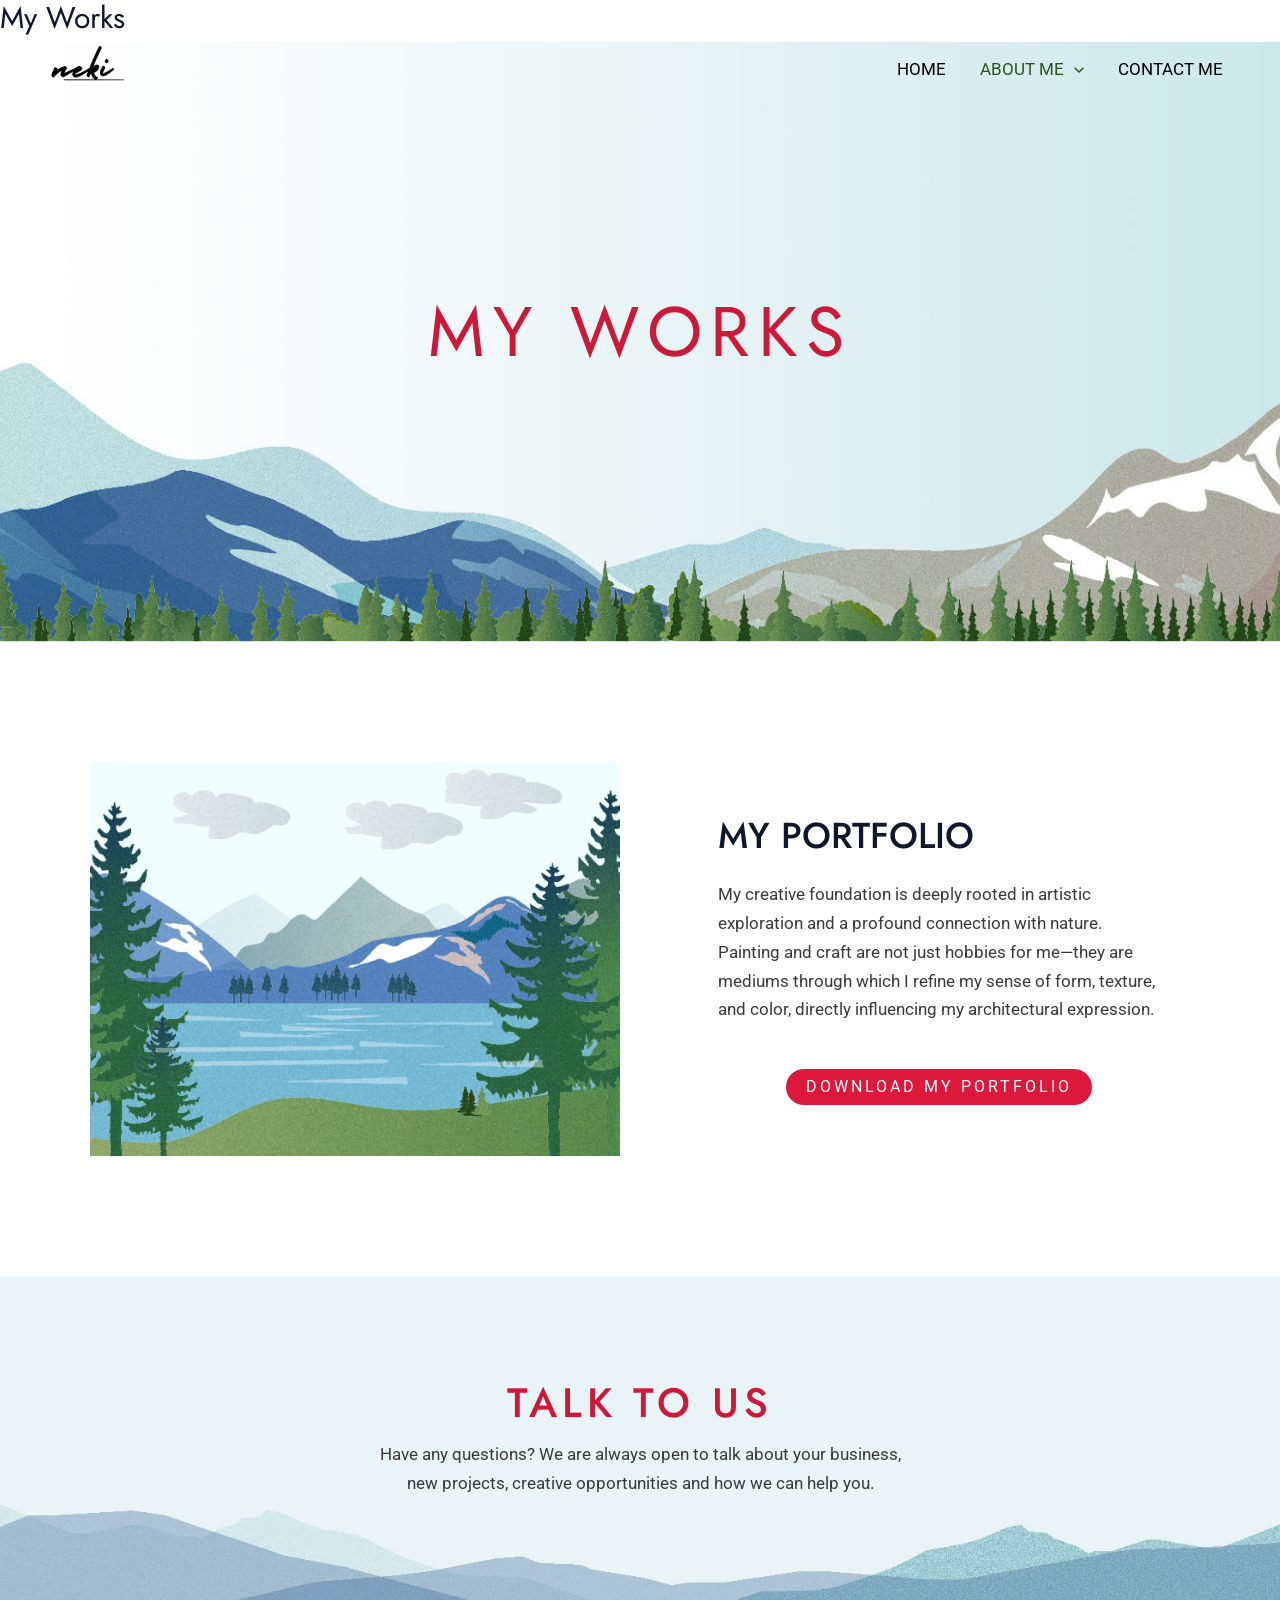
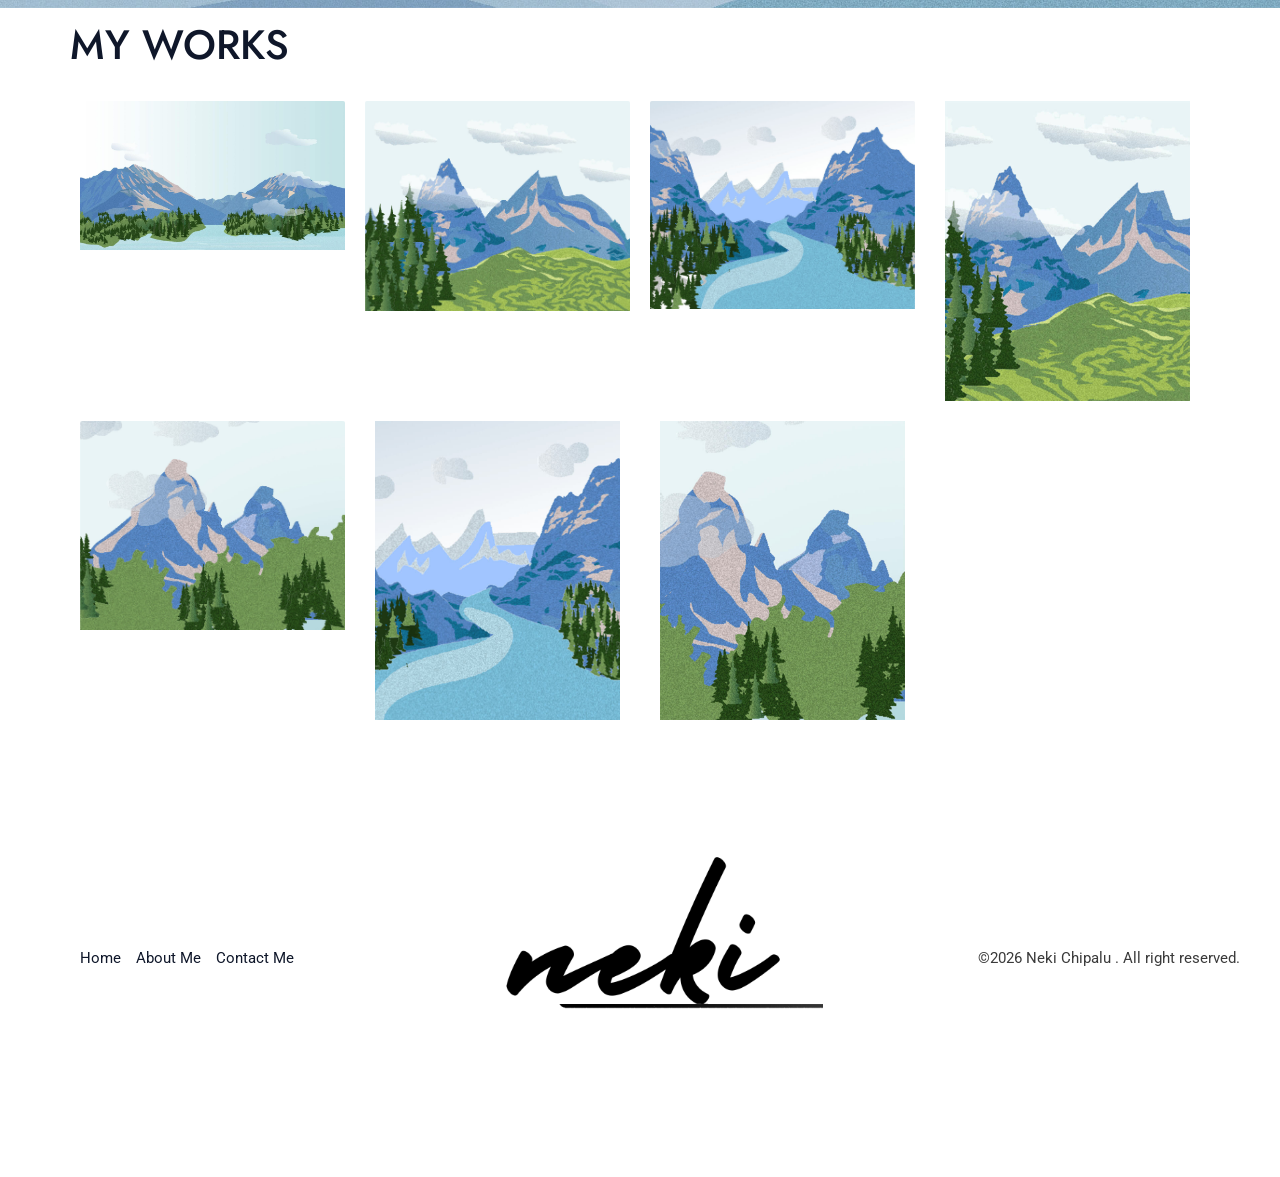
<file: about-2/index.html>
<!DOCTYPE html>
<html lang="en-US">
<head><meta charset="UTF-8">

<meta name="viewport" content="width=device-width, initial-scale=1">
	<link rel="profile" href="https://gmpg.org/xfn/11"> 
	<title>My Works - Neki Webpage</title>
<link rel="dns-prefetch" href="//fonts.googleapis.com">
<link href="https://fonts.googleapis.com/" rel="preconnect">
<link href="https://fonts.gstatic.com/" crossorigin="anonymous" rel="preconnect">
<link rel="alternate" type="application/rss+xml" title="Neki Webpage » Feed" href="./../feed/index.html">
<link rel="alternate" type="application/rss+xml" title="Neki Webpage » Comments Feed" href="./../comments/feed/index.html">
<!-- SureRank Meta Data -->
<link rel="canonical" href="./index.html">
<meta name="description" content="My works my portfolio My creative foundation is deeply rooted in artistic exploration and a profound connection with nature. Painting and craft are not just">
<meta name="robots" content="index, follow">
<meta property="og:url" content="./index.html">
<meta property="og:site_name" content="Neki Webpage">
<meta property="og:locale" content="en_US">
<meta property="og:type" content="article">
<meta property="og:title" content="My Works - Neki Webpage">
<meta property="og:description" content="My works my portfolio My creative foundation is deeply rooted in artistic exploration and a profound connection with nature. Painting and craft are not just">
<meta property="article:published_time" content="2026-03-23T13:18:51+00:00">
<meta property="article:modified_time" content="2026-03-23T15:25:13+00:00">
<meta name="twitter:card" content="summary_large_image">
<meta name="twitter:title" content="My Works - Neki Webpage">
<meta name="twitter:description" content="My works my portfolio My creative foundation is deeply rooted in artistic exploration and a profound connection with nature. Painting and craft are not just">
<script type="application/ld+json" id="surerank-schema">{"@context":"https://schema.org","@graph":[{"@type":"WebSite","@id":"//#website","name":"Neki Webpage","author":{"@id":"//about-2#person"},"copyrightHolder":{"@id":"//about-2#person"},"description":"Building Vision Into Reality","url":"//","potentialAction":{"@id":"//#searchaction"},"publisher":{"@id":"//#organization"}},{"@type":"WebPage","@id":"//about-2#webpage","name":"My Works","author":{"@id":"//about-2#person"},"inLanguage":"en_US","url":"//about-2","breadcrumb":{"@id":"//about-2#breadcrumblist"},"contributor":{"@id":"//about-2#person"},"copyrightHolder":{"@id":"//about-2#person"},"datePublished":"2026-03-23T13:18:51+00:00","dateModified":"2026-03-23T15:25:13+00:00","isPartOf":{"@id":"//#website"},"publisher":{"@id":"//#organization"}},{"@type":"Organization","@id":"//#organization","name":"Neki Webpage","founder":[{"@type":"Person","name":"admin"}],"slogan":"Building Vision Into Reality","url":"// "},{"@type":"BreadcrumbList","name":"BreadcrumbList","@id":"//about-2#breadcrumblist","itemListElement":[{"@type":"ListItem","position":1,"item":{"@id":"/","name":"Home"}},{"@type":"ListItem","position":2,"item":{"@id":"//about-2/","name":"My Works"}}]},{"@type":"SearchAction","@id":"//#searchaction","target":"//?s={search_term_string}","query-input":"required name=search_term_string"}]}</script>
<!-- /SureRank Meta Data -->
<link rel="alternate" title="oEmbed (JSON)" type="application/json+oembed" href="./../wp-json/oembed/1.0/embed/index.html?url=.%2F%2Fabout-2%2F">
<link rel="alternate" title="oEmbed (XML)" type="text/xml+oembed" href="./../wp-json/oembed/1.0/embed/index.html?url=.%2F%2Fabout-2%2F&amp;format=xml">
<style id="wp-img-auto-sizes-contain-inline-css">
img:is([sizes=auto i],[sizes^="auto," i]){contain-intrinsic-size:3000px 1500px}
/*# sourceURL=wp-img-auto-sizes-contain-inline-css */
</style>
<link rel="stylesheet" id="astra-theme-css-css" href="./../wp-content/themes/astra/assets/css/minified/main.min.css?ver=4.12.6" media="all">
<style id="astra-theme-css-inline-css">
:root{--ast-post-nav-space:0;--ast-container-default-xlg-padding:6.67em;--ast-container-default-lg-padding:5.67em;--ast-container-default-slg-padding:4.34em;--ast-container-default-md-padding:3.34em;--ast-container-default-sm-padding:6.67em;--ast-container-default-xs-padding:2.4em;--ast-container-default-xxs-padding:1.4em;--ast-code-block-background:#EEEEEE;--ast-comment-inputs-background:#FAFAFA;--ast-normal-container-width:1200px;--ast-narrow-container-width:750px;--ast-blog-title-font-weight:normal;--ast-blog-meta-weight:inherit;--ast-global-color-primary:var(--ast-global-color-5);--ast-global-color-secondary:var(--ast-global-color-4);--ast-global-color-alternate-background:var(--ast-global-color-7);--ast-global-color-subtle-background:var(--ast-global-color-6);--ast-bg-style-guide:var( --ast-global-color-secondary,--ast-global-color-5 );--ast-shadow-style-guide:0px 0px 4px 0 #00000057;--ast-global-dark-bg-style:#fff;--ast-global-dark-lfs:#fbfbfb;--ast-widget-bg-color:#fafafa;--ast-wc-container-head-bg-color:#fbfbfb;--ast-title-layout-bg:#eeeeee;--ast-search-border-color:#e7e7e7;--ast-lifter-hover-bg:#e6e6e6;--ast-gallery-block-color:#000;--srfm-color-input-label:var(--ast-global-color-2);}html{font-size:106.25%;}a,.page-title{color:var(--ast-global-color-3);}a:hover,a:focus{color:var(--ast-global-color-0);}body,button,input,select,textarea,.ast-button,.ast-custom-button{font-family:'Roboto',sans-serif;font-weight:400;font-size:17px;font-size:1rem;line-height:var(--ast-body-line-height,1.7em);}blockquote{color:var(--ast-global-color-3);}p,.entry-content p{margin-bottom:0em;}h1,h2,h3,h4,h5,h6,.entry-content :where(h1,h2,h3,h4,h5,h6),.site-title,.site-title a{font-family:'Jost',sans-serif;font-weight:500;text-transform:none;}.ast-site-identity .site-title a{color:var(--ast-global-color-5);}.site-title{font-size:35px;font-size:2.0588235294118rem;display:none;}header .custom-logo-link img{max-width:84px;width:84px;}.astra-logo-svg{width:84px;}.site-header .site-description{font-size:15px;font-size:0.88235294117647rem;display:none;}.entry-title{font-size:30px;font-size:1.7647058823529rem;}.archive .ast-article-post .ast-article-inner,.blog .ast-article-post .ast-article-inner,.archive .ast-article-post .ast-article-inner:hover,.blog .ast-article-post .ast-article-inner:hover{overflow:hidden;}h1,.entry-content :where(h1){font-size:87px;font-size:5.1176470588235rem;font-weight:normal;font-family:'Jost',sans-serif;line-height:1.4em;text-transform:none;}h2,.entry-content :where(h2){font-size:41px;font-size:2.4117647058824rem;font-weight:500;font-family:'Jost',sans-serif;line-height:1.3em;text-transform:none;}h3,.entry-content :where(h3){font-size:28px;font-size:1.6470588235294rem;font-weight:600;font-family:'Jost',sans-serif;line-height:1.3em;text-transform:none;}h4,.entry-content :where(h4){font-size:24px;font-size:1.4117647058824rem;line-height:1.2em;font-weight:600;font-family:'Jost',sans-serif;text-transform:none;}h5,.entry-content :where(h5){font-size:18px;font-size:1.0588235294118rem;line-height:1.2em;font-weight:500;font-family:'Jost',sans-serif;text-transform:none;}h6,.entry-content :where(h6){font-size:15px;font-size:0.88235294117647rem;line-height:1.25em;font-weight:500;font-family:'Jost',sans-serif;text-transform:none;}::selection{background-color:var(--ast-global-color-0);color:#ffffff;}body,h1,h2,h3,h4,h5,h6,.entry-title a,.entry-content :where(h1,h2,h3,h4,h5,h6){color:var(--ast-global-color-3);}.tagcloud a:hover,.tagcloud a:focus,.tagcloud a.current-item{color:#ffffff;border-color:var(--ast-global-color-3);background-color:var(--ast-global-color-3);}input:focus,input[type="text"]:focus,input[type="email"]:focus,input[type="url"]:focus,input[type="password"]:focus,input[type="reset"]:focus,input[type="search"]:focus,textarea:focus{border-color:var(--ast-global-color-3);}input[type="radio"]:checked,input[type=reset],input[type="checkbox"]:checked,input[type="checkbox"]:hover:checked,input[type="checkbox"]:focus:checked,input[type=range]::-webkit-slider-thumb{border-color:var(--ast-global-color-3);background-color:var(--ast-global-color-3);box-shadow:none;}.site-footer a:hover + .post-count,.site-footer a:focus + .post-count{background:var(--ast-global-color-3);border-color:var(--ast-global-color-3);}.single .nav-links .nav-previous,.single .nav-links .nav-next{color:var(--ast-global-color-3);}.entry-meta,.entry-meta *{line-height:1.45;color:var(--ast-global-color-3);}.entry-meta a:not(.ast-button):hover,.entry-meta a:not(.ast-button):hover *,.entry-meta a:not(.ast-button):focus,.entry-meta a:not(.ast-button):focus *,.page-links > .page-link,.page-links .page-link:hover,.post-navigation a:hover{color:var(--ast-global-color-0);}#cat option,.secondary .calendar_wrap thead a,.secondary .calendar_wrap thead a:visited{color:var(--ast-global-color-3);}.secondary .calendar_wrap #today,.ast-progress-val span{background:var(--ast-global-color-3);}.secondary a:hover + .post-count,.secondary a:focus + .post-count{background:var(--ast-global-color-3);border-color:var(--ast-global-color-3);}.calendar_wrap #today > a{color:#ffffff;}.page-links .page-link,.single .post-navigation a{color:var(--ast-global-color-3);}.ast-search-menu-icon .search-form button.search-submit{padding:0 4px;}.ast-search-menu-icon form.search-form{padding-right:0;}.ast-header-search .ast-search-menu-icon.ast-dropdown-active .search-form,.ast-header-search .ast-search-menu-icon.ast-dropdown-active .search-field:focus{transition:all 0.2s;}.search-form input.search-field:focus{outline:none;}.ast-mobile-header-content .ast-builder-layout-element:not(.ast-builder-menu):not(.ast-header-divider-element),.ast-mobile-popup-content .ast-builder-layout-element:not(.ast-builder-menu):not(.ast-header-divider-element){padding:15px 20px;}.astra-logo-svg:not(.sticky-custom-logo .astra-logo-svg,.transparent-custom-logo .astra-logo-svg,.advanced-header-logo .astra-logo-svg){height:60px;}.ast-archive-title{color:var(--ast-global-color-2);}.wp-block-latest-posts > li > a{color:var(--ast-global-color-2);}.widget-title,.widget .wp-block-heading{font-size:24px;font-size:1.4117647058824rem;color:var(--ast-global-color-2);}.ast-search-menu-icon.slide-search a:focus-visible:focus-visible,.astra-search-icon:focus-visible,#close:focus-visible,a:focus-visible,.ast-menu-toggle:focus-visible,.site .skip-link:focus-visible,.wp-block-loginout input:focus-visible,.wp-block-search.wp-block-search__button-inside .wp-block-search__inside-wrapper,.ast-header-navigation-arrow:focus-visible,.ast-orders-table__row .ast-orders-table__cell:focus-visible,a#ast-apply-coupon:focus-visible,#ast-apply-coupon:focus-visible,#close:focus-visible,.button.search-submit:focus-visible,#search_submit:focus,.normal-search:focus-visible,.ast-header-account-wrap:focus-visible,.astra-cart-drawer-close:focus,.ast-single-variation:focus,.ast-button:focus,.ast-builder-button-wrap:has(.ast-custom-button-link:focus),.ast-builder-button-wrap .ast-custom-button-link:focus{outline-style:dotted;outline-color:inherit;outline-width:thin;}input:focus,input[type="text"]:focus,input[type="email"]:focus,input[type="url"]:focus,input[type="password"]:focus,input[type="reset"]:focus,input[type="search"]:focus,input[type="number"]:focus,textarea:focus,.wp-block-search__input:focus,[data-section="section-header-mobile-trigger"] .ast-button-wrap .ast-mobile-menu-trigger-minimal:focus,.ast-mobile-popup-drawer.active .menu-toggle-close:focus,#ast-scroll-top:focus,#coupon_code:focus,#ast-coupon-code:focus{border-style:dotted;border-color:inherit;border-width:thin;}input{outline:none;}.ast-logo-title-inline .site-logo-img{padding-right:1em;}.site-logo-img img{ transition:all 0.2s linear;}body .ast-oembed-container *{position:absolute;top:0;width:100%;height:100%;left:0;}body .wp-block-embed-pocket-casts .ast-oembed-container *{position:unset;}.ast-single-post-featured-section + article {margin-top: 2em;}.site-content .ast-single-post-featured-section img {width: 100%;overflow: hidden;object-fit: cover;}.site > .ast-single-related-posts-container {margin-top: 0;}@media (min-width: 922px) {.ast-desktop .ast-container--narrow {max-width: var(--ast-narrow-container-width);margin: 0 auto;}}.ast-page-builder-template .hentry {margin: 0;}.ast-page-builder-template .site-content > .ast-container {max-width: 100%;padding: 0;}.ast-page-builder-template .site .site-content #primary {padding: 0;margin: 0;}.ast-page-builder-template .no-results {text-align: center;margin: 4em auto;}.ast-page-builder-template .ast-pagination {padding: 2em;}.ast-page-builder-template .entry-header.ast-no-title.ast-no-thumbnail {margin-top: 0;}.ast-page-builder-template .entry-header.ast-header-without-markup {margin-top: 0;margin-bottom: 0;}.ast-page-builder-template .entry-header.ast-no-title.ast-no-meta {margin-bottom: 0;}.ast-page-builder-template.single .post-navigation {padding-bottom: 2em;}.ast-page-builder-template.single-post .site-content > .ast-container {max-width: 100%;}.ast-page-builder-template .entry-header {margin-top: 4em;margin-left: auto;margin-right: auto;padding-left: 20px;padding-right: 20px;}.single.ast-page-builder-template .entry-header {padding-left: 20px;padding-right: 20px;}.ast-page-builder-template .ast-archive-description {margin: 4em auto 0;padding-left: 20px;padding-right: 20px;}@media (max-width:921.9px){#ast-desktop-header{display:none;}}@media (min-width:922px){#ast-mobile-header{display:none;}}.wp-block-buttons.aligncenter{justify-content:center;}@media (max-width:921px){.ast-theme-transparent-header #primary,.ast-theme-transparent-header #secondary{padding:0;}}@media (max-width:921px){.ast-plain-container.ast-no-sidebar #primary{padding:0;}}.ast-plain-container.ast-no-sidebar #primary{margin-top:0;margin-bottom:0;}.wp-block-button.is-style-outline .wp-block-button__link{border-color:var(--ast-global-color-0);border-top-width:0px;border-right-width:0px;border-bottom-width:0px;border-left-width:0px;}div.wp-block-button.is-style-outline > .wp-block-button__link:not(.has-text-color),div.wp-block-button.wp-block-button__link.is-style-outline:not(.has-text-color){color:var(--ast-global-color-0);}.wp-block-button.is-style-outline .wp-block-button__link:hover,.wp-block-buttons .wp-block-button.is-style-outline .wp-block-button__link:focus,.wp-block-buttons .wp-block-button.is-style-outline > .wp-block-button__link:not(.has-text-color):hover,.wp-block-buttons .wp-block-button.wp-block-button__link.is-style-outline:not(.has-text-color):hover{color:#ffffff;background-color:var(--ast-global-color-1);border-color:var(--ast-global-color-1);}.post-page-numbers.current .page-link,.ast-pagination .page-numbers.current{color:#ffffff;border-color:var(--ast-global-color-0);background-color:var(--ast-global-color-0);}.wp-block-button.is-style-outline .wp-block-button__link{border-top-width:0px;border-right-width:0px;border-bottom-width:0px;border-left-width:0px;}.wp-block-button.is-style-outline .wp-block-button__link.wp-element-button,.ast-outline-button{border-color:var(--ast-global-color-0);font-family:inherit;font-weight:400;font-size:16px;font-size:0.94117647058824rem;line-height:1em;border-top-left-radius:0px;border-top-right-radius:0px;border-bottom-right-radius:0px;border-bottom-left-radius:0px;}.wp-block-buttons .wp-block-button.is-style-outline > .wp-block-button__link:not(.has-text-color),.wp-block-buttons .wp-block-button.wp-block-button__link.is-style-outline:not(.has-text-color),.ast-outline-button{color:var(--ast-global-color-0);}.wp-block-button.is-style-outline .wp-block-button__link:hover,.wp-block-buttons .wp-block-button.is-style-outline .wp-block-button__link:focus,.wp-block-buttons .wp-block-button.is-style-outline > .wp-block-button__link:not(.has-text-color):hover,.wp-block-buttons .wp-block-button.wp-block-button__link.is-style-outline:not(.has-text-color):hover,.ast-outline-button:hover,.ast-outline-button:focus,.wp-block-uagb-buttons-child .uagb-buttons-repeater.ast-outline-button:hover,.wp-block-uagb-buttons-child .uagb-buttons-repeater.ast-outline-button:focus{color:#ffffff;background-color:var(--ast-global-color-1);border-color:var(--ast-global-color-1);}.wp-block-button .wp-block-button__link.wp-element-button.is-style-outline:not(.has-background),.wp-block-button.is-style-outline>.wp-block-button__link.wp-element-button:not(.has-background),.ast-outline-button{background-color:var(--ast-global-color-0);}@media (max-width:921px){.wp-block-button.is-style-outline .wp-block-button__link.wp-element-button,.ast-outline-button{font-size:16px;font-size:0.94117647058824rem;}}@media (max-width:544px){.wp-block-button.is-style-outline .wp-block-button__link.wp-element-button,.ast-outline-button{font-size:15px;font-size:0.88235294117647rem;}}.entry-content[data-ast-blocks-layout] > figure{margin-bottom:1em;}h1.widget-title{font-weight:normal;}h2.widget-title{font-weight:500;}h3.widget-title{font-weight:600;}@media (max-width:921px){.ast-left-sidebar #content > .ast-container{display:flex;flex-direction:column-reverse;width:100%;}.ast-separate-container .ast-article-post,.ast-separate-container .ast-article-single{padding:1.5em 2.14em;}.ast-author-box img.avatar{margin:20px 0 0 0;}}@media (min-width:922px){.ast-separate-container.ast-right-sidebar #primary,.ast-separate-container.ast-left-sidebar #primary{border:0;}.search-no-results.ast-separate-container #primary{margin-bottom:4em;}}.elementor-widget-button .elementor-button{border-style:solid;text-decoration:none;border-top-width:0px;border-right-width:0px;border-left-width:0px;border-bottom-width:0px;}body .elementor-button.elementor-size-sm,body .elementor-button.elementor-size-xs,body .elementor-button.elementor-size-md,body .elementor-button.elementor-size-lg,body .elementor-button.elementor-size-xl,body .elementor-button{border-top-left-radius:30px;border-top-right-radius:30px;border-bottom-right-radius:30px;border-bottom-left-radius:30px;padding-top:10px;padding-right:20px;padding-bottom:10px;padding-left:20px;}.elementor-widget-button .elementor-button{border-color:var(--ast-global-color-0);background-color:var(--ast-global-color-0);}.elementor-widget-button .elementor-button:hover,.elementor-widget-button .elementor-button:focus{color:#ffffff;background-color:var(--ast-global-color-1);border-color:var(--ast-global-color-1);}.wp-block-button .wp-block-button__link ,.elementor-widget-button .elementor-button,.elementor-widget-button .elementor-button:visited{color:#ffffff;}.elementor-widget-button .elementor-button{font-weight:400;font-size:16px;font-size:0.94117647058824rem;line-height:1em;text-transform:none;letter-spacing:3px;}body .elementor-button.elementor-size-sm,body .elementor-button.elementor-size-xs,body .elementor-button.elementor-size-md,body .elementor-button.elementor-size-lg,body .elementor-button.elementor-size-xl,body .elementor-button{font-size:16px;font-size:0.94117647058824rem;}.wp-block-button .wp-block-button__link:hover,.wp-block-button .wp-block-button__link:focus{color:#ffffff;background-color:var(--ast-global-color-1);border-color:var(--ast-global-color-1);}.elementor-widget-heading h1.elementor-heading-title{line-height:1.4em;}.elementor-widget-heading h2.elementor-heading-title{line-height:1.3em;}.elementor-widget-heading h3.elementor-heading-title{line-height:1.3em;}.elementor-widget-heading h4.elementor-heading-title{line-height:1.2em;}.elementor-widget-heading h5.elementor-heading-title{line-height:1.2em;}.elementor-widget-heading h6.elementor-heading-title{line-height:1.25em;}.wp-block-button .wp-block-button__link,.wp-block-search .wp-block-search__button,body .wp-block-file .wp-block-file__button{border-style:solid;border-top-width:0px;border-right-width:0px;border-left-width:0px;border-bottom-width:0px;border-color:var(--ast-global-color-0);background-color:var(--ast-global-color-0);color:#ffffff;font-family:inherit;font-weight:400;line-height:1em;text-transform:none;letter-spacing:3px;font-size:16px;font-size:0.94117647058824rem;border-top-left-radius:30px;border-top-right-radius:30px;border-bottom-right-radius:30px;border-bottom-left-radius:30px;padding-top:10px;padding-right:20px;padding-bottom:10px;padding-left:20px;}@media (max-width:921px){.wp-block-button .wp-block-button__link,.wp-block-search .wp-block-search__button,body .wp-block-file .wp-block-file__button{font-size:16px;font-size:0.94117647058824rem;}}@media (max-width:544px){.wp-block-button .wp-block-button__link,.wp-block-search .wp-block-search__button,body .wp-block-file .wp-block-file__button{font-size:15px;font-size:0.88235294117647rem;}}.menu-toggle,button,.ast-button,.ast-custom-button,.button,input#submit,input[type="button"],input[type="submit"],input[type="reset"],form[CLASS*="wp-block-search__"].wp-block-search .wp-block-search__inside-wrapper .wp-block-search__button,body .wp-block-file .wp-block-file__button{border-style:solid;border-top-width:0px;border-right-width:0px;border-left-width:0px;border-bottom-width:0px;color:#ffffff;border-color:var(--ast-global-color-0);background-color:var(--ast-global-color-0);padding-top:10px;padding-right:20px;padding-bottom:10px;padding-left:20px;font-family:inherit;font-weight:400;font-size:16px;font-size:0.94117647058824rem;line-height:1em;text-transform:none;letter-spacing:3px;border-top-left-radius:30px;border-top-right-radius:30px;border-bottom-right-radius:30px;border-bottom-left-radius:30px;}button:focus,.menu-toggle:hover,button:hover,.ast-button:hover,.ast-custom-button:hover .button:hover,.ast-custom-button:hover ,input[type=reset]:hover,input[type=reset]:focus,input#submit:hover,input#submit:focus,input[type="button"]:hover,input[type="button"]:focus,input[type="submit"]:hover,input[type="submit"]:focus,form[CLASS*="wp-block-search__"].wp-block-search .wp-block-search__inside-wrapper .wp-block-search__button:hover,form[CLASS*="wp-block-search__"].wp-block-search .wp-block-search__inside-wrapper .wp-block-search__button:focus,body .wp-block-file .wp-block-file__button:hover,body .wp-block-file .wp-block-file__button:focus{color:#ffffff;background-color:var(--ast-global-color-1);border-color:var(--ast-global-color-1);}@media (max-width:921px){.menu-toggle,button,.ast-button,.ast-custom-button,.button,input#submit,input[type="button"],input[type="submit"],input[type="reset"],form[CLASS*="wp-block-search__"].wp-block-search .wp-block-search__inside-wrapper .wp-block-search__button,body .wp-block-file .wp-block-file__button{font-size:16px;font-size:0.94117647058824rem;}}@media (max-width:544px){.menu-toggle,button,.ast-button,.ast-custom-button,.button,input#submit,input[type="button"],input[type="submit"],input[type="reset"],form[CLASS*="wp-block-search__"].wp-block-search .wp-block-search__inside-wrapper .wp-block-search__button,body .wp-block-file .wp-block-file__button{font-size:15px;font-size:0.88235294117647rem;}}@media (max-width:921px){.menu-toggle,button,.ast-button,.button,input#submit,input[type="button"],input[type="submit"],input[type="reset"]{font-size:16px;font-size:0.94117647058824rem;}.ast-mobile-header-stack .main-header-bar .ast-search-menu-icon{display:inline-block;}.ast-header-break-point.ast-header-custom-item-outside .ast-mobile-header-stack .main-header-bar .ast-search-icon{margin:0;}.ast-comment-avatar-wrap img{max-width:2.5em;}.ast-comment-meta{padding:0 1.8888em 1.3333em;}.ast-separate-container .ast-comment-list li.depth-1{padding:1.5em 2.14em;}.ast-separate-container .comment-respond{padding:2em 2.14em;}}@media (min-width:544px){.ast-container{max-width:100%;}}@media (max-width:544px){.ast-separate-container .ast-article-post,.ast-separate-container .ast-article-single,.ast-separate-container .comments-title,.ast-separate-container .ast-archive-description{padding:1.5em 1em;}.ast-separate-container #content .ast-container{padding-left:0.54em;padding-right:0.54em;}.ast-separate-container .ast-comment-list .bypostauthor{padding:.5em;}.ast-search-menu-icon.ast-dropdown-active .search-field{width:170px;}.menu-toggle,button,.ast-button,.button,input#submit,input[type="button"],input[type="submit"],input[type="reset"]{font-size:15px;font-size:0.88235294117647rem;}} #ast-mobile-header .ast-site-header-cart-li a{pointer-events:none;}body,.ast-separate-container{background-color:var(--ast-global-color-5);background-image:none;}@media (max-width:921px){.widget-title{font-size:22px;font-size:1.375rem;}body,button,input,select,textarea,.ast-button,.ast-custom-button{font-size:16px;font-size:0.94117647058824rem;}#secondary,#secondary button,#secondary input,#secondary select,#secondary textarea{font-size:16px;font-size:0.94117647058824rem;}.site-title{display:none;}.site-header .site-description{display:none;}h1,.entry-content :where(h1){font-size:30px;}h2,.entry-content :where(h2){font-size:25px;}h3,.entry-content :where(h3){font-size:28px;}h4,.entry-content :where(h4){font-size:24px;font-size:1.4117647058824rem;}.astra-logo-svg{width:96px;}header .custom-logo-link img,.ast-header-break-point .site-logo-img .custom-mobile-logo-link img{max-width:96px;width:96px;}}@media (max-width:544px){.site-title{display:none;}.site-header .site-description{display:none;}h1,.entry-content :where(h1){font-size:30px;}h2,.entry-content :where(h2){font-size:25px;}h3,.entry-content :where(h3){font-size:28px;}h4,.entry-content :where(h4){font-size:24px;font-size:1.4117647058824rem;}header .custom-logo-link img,.ast-header-break-point .site-branding img,.ast-header-break-point .custom-logo-link img{max-width:96px;width:96px;}.astra-logo-svg{width:96px;}.ast-header-break-point .site-logo-img .custom-mobile-logo-link img{max-width:96px;}}@media (max-width:544px){html{font-size:96.9%;}}@media (min-width:922px){.ast-container{max-width:1240px;}}@media (min-width:922px){.site-content .ast-container{display:flex;}}@media (max-width:921px){.site-content .ast-container{flex-direction:column;}}@media (min-width:922px){.main-header-menu .sub-menu .menu-item.ast-left-align-sub-menu:hover > .sub-menu,.main-header-menu .sub-menu .menu-item.ast-left-align-sub-menu.focus > .sub-menu{margin-left:-0px;}}.ast-theme-transparent-header .ast-header-search .astra-search-icon,.ast-theme-transparent-header .ast-header-search .search-field::placeholder,.ast-theme-transparent-header .ast-header-search .ast-icon{color:#ffffff;}.ast-theme-transparent-header [data-section="section-header-mobile-trigger"] .ast-button-wrap .mobile-menu-toggle-icon .ast-mobile-svg{fill:#ffffff;}.ast-theme-transparent-header [data-section="section-header-mobile-trigger"] .ast-button-wrap .mobile-menu-wrap .mobile-menu{color:#ffffff;}.ast-theme-transparent-header [data-section="section-header-mobile-trigger"] .ast-button-wrap .ast-mobile-menu-trigger-fill{background:var(--ast-global-color-0);}.ast-theme-transparent-header [data-section="section-header-mobile-trigger"] .ast-button-wrap .ast-mobile-menu-trigger-fill,.ast-theme-transparent-header [data-section="section-header-mobile-trigger"] .ast-button-wrap .ast-mobile-menu-trigger-minimal{color:#ffffff;border:none;}.site .comments-area{padding-bottom:3em;}.wp-block-file {display: flex;align-items: center;flex-wrap: wrap;justify-content: space-between;}.wp-block-pullquote {border: none;}.wp-block-pullquote blockquote::before {content: "\201D";font-family: "Helvetica",sans-serif;display: flex;transform: rotate( 180deg );font-size: 6rem;font-style: normal;line-height: 1;font-weight: bold;align-items: center;justify-content: center;}.has-text-align-right > blockquote::before {justify-content: flex-start;}.has-text-align-left > blockquote::before {justify-content: flex-end;}figure.wp-block-pullquote.is-style-solid-color blockquote {max-width: 100%;text-align: inherit;}:root {--wp--custom--ast-default-block-top-padding: 3em;--wp--custom--ast-default-block-right-padding: 3em;--wp--custom--ast-default-block-bottom-padding: 3em;--wp--custom--ast-default-block-left-padding: 3em;--wp--custom--ast-container-width: 1200px;--wp--custom--ast-content-width-size: 1200px;--wp--custom--ast-wide-width-size: calc(1200px + var(--wp--custom--ast-default-block-left-padding) + var(--wp--custom--ast-default-block-right-padding));}.ast-narrow-container {--wp--custom--ast-content-width-size: 750px;--wp--custom--ast-wide-width-size: 750px;}@media(max-width: 921px) {:root {--wp--custom--ast-default-block-top-padding: 3em;--wp--custom--ast-default-block-right-padding: 2em;--wp--custom--ast-default-block-bottom-padding: 3em;--wp--custom--ast-default-block-left-padding: 2em;}}@media(max-width: 544px) {:root {--wp--custom--ast-default-block-top-padding: 3em;--wp--custom--ast-default-block-right-padding: 1.5em;--wp--custom--ast-default-block-bottom-padding: 3em;--wp--custom--ast-default-block-left-padding: 1.5em;}}.entry-content > .wp-block-group,.entry-content > .wp-block-cover,.entry-content > .wp-block-columns {padding-top: var(--wp--custom--ast-default-block-top-padding);padding-right: var(--wp--custom--ast-default-block-right-padding);padding-bottom: var(--wp--custom--ast-default-block-bottom-padding);padding-left: var(--wp--custom--ast-default-block-left-padding);}.ast-plain-container.ast-no-sidebar .entry-content > .alignfull,.ast-page-builder-template .ast-no-sidebar .entry-content > .alignfull {margin-left: calc( -50vw + 50%);margin-right: calc( -50vw + 50%);max-width: 100vw;width: 100vw;}.ast-plain-container.ast-no-sidebar .entry-content .alignfull .alignfull,.ast-page-builder-template.ast-no-sidebar .entry-content .alignfull .alignfull,.ast-plain-container.ast-no-sidebar .entry-content .alignfull .alignwide,.ast-page-builder-template.ast-no-sidebar .entry-content .alignfull .alignwide,.ast-plain-container.ast-no-sidebar .entry-content .alignwide .alignfull,.ast-page-builder-template.ast-no-sidebar .entry-content .alignwide .alignfull,.ast-plain-container.ast-no-sidebar .entry-content .alignwide .alignwide,.ast-page-builder-template.ast-no-sidebar .entry-content .alignwide .alignwide,.ast-plain-container.ast-no-sidebar .entry-content .wp-block-column .alignfull,.ast-page-builder-template.ast-no-sidebar .entry-content .wp-block-column .alignfull,.ast-plain-container.ast-no-sidebar .entry-content .wp-block-column .alignwide,.ast-page-builder-template.ast-no-sidebar .entry-content .wp-block-column .alignwide {margin-left: auto;margin-right: auto;width: 100%;}[data-ast-blocks-layout] .wp-block-separator:not(.is-style-dots) {height: 0;}[data-ast-blocks-layout] .wp-block-separator {margin: 20px auto;}[data-ast-blocks-layout] .wp-block-separator:not(.is-style-wide):not(.is-style-dots) {max-width: 100px;}[data-ast-blocks-layout] .wp-block-separator.has-background {padding: 0;}.entry-content[data-ast-blocks-layout] > * {max-width: var(--wp--custom--ast-content-width-size);margin-left: auto;margin-right: auto;}.entry-content[data-ast-blocks-layout] > .alignwide {max-width: var(--wp--custom--ast-wide-width-size);}.entry-content[data-ast-blocks-layout] .alignfull {max-width: none;}.entry-content .wp-block-columns {margin-bottom: 0;}blockquote {margin: 1.5em;border-color: rgba(0,0,0,0.05);}.wp-block-quote:not(.has-text-align-right):not(.has-text-align-center) {border-left: 5px solid rgba(0,0,0,0.05);}.has-text-align-right > blockquote,blockquote.has-text-align-right {border-right: 5px solid rgba(0,0,0,0.05);}.has-text-align-left > blockquote,blockquote.has-text-align-left {border-left: 5px solid rgba(0,0,0,0.05);}.wp-block-site-tagline,.wp-block-latest-posts .read-more {margin-top: 15px;}.wp-block-loginout p label {display: block;}.wp-block-loginout p:not(.login-remember):not(.login-submit) input {width: 100%;}.wp-block-loginout input:focus {border-color: transparent;}.wp-block-loginout input:focus {outline: thin dotted;}.entry-content .wp-block-media-text .wp-block-media-text__content {padding: 0 0 0 8%;}.entry-content .wp-block-media-text.has-media-on-the-right .wp-block-media-text__content {padding: 0 8% 0 0;}.entry-content .wp-block-media-text.has-background .wp-block-media-text__content {padding: 8%;}.entry-content .wp-block-cover:not([class*="background-color"]):not(.has-text-color.has-link-color) .wp-block-cover__inner-container,.entry-content .wp-block-cover:not([class*="background-color"]) .wp-block-cover-image-text,.entry-content .wp-block-cover:not([class*="background-color"]) .wp-block-cover-text,.entry-content .wp-block-cover-image:not([class*="background-color"]) .wp-block-cover__inner-container,.entry-content .wp-block-cover-image:not([class*="background-color"]) .wp-block-cover-image-text,.entry-content .wp-block-cover-image:not([class*="background-color"]) .wp-block-cover-text {color: var(--ast-global-color-primary,var(--ast-global-color-5));}.wp-block-loginout .login-remember input {width: 1.1rem;height: 1.1rem;margin: 0 5px 4px 0;vertical-align: middle;}.wp-block-latest-posts > li > *:first-child,.wp-block-latest-posts:not(.is-grid) > li:first-child {margin-top: 0;}.entry-content > .wp-block-buttons,.entry-content > .wp-block-uagb-buttons {margin-bottom: 1.5em;}.wp-block-search__inside-wrapper .wp-block-search__input {padding: 0 10px;color: var(--ast-global-color-3);background: var(--ast-global-color-primary,var(--ast-global-color-5));border-color: var(--ast-border-color);}.wp-block-latest-posts .read-more {margin-bottom: 1.5em;}.wp-block-search__no-button .wp-block-search__inside-wrapper .wp-block-search__input {padding-top: 5px;padding-bottom: 5px;}.wp-block-latest-posts .wp-block-latest-posts__post-date,.wp-block-latest-posts .wp-block-latest-posts__post-author {font-size: 1rem;}.wp-block-latest-posts > li > *,.wp-block-latest-posts:not(.is-grid) > li {margin-top: 12px;margin-bottom: 12px;}.ast-page-builder-template .entry-content[data-ast-blocks-layout] > .alignwide:where(:not(.uagb-is-root-container):not(.spectra-is-root-container)) > * {max-width: var(--wp--custom--ast-wide-width-size);}.ast-page-builder-template .entry-content[data-ast-blocks-layout] > .inherit-container-width > *,.ast-page-builder-template .entry-content[data-ast-blocks-layout] > *:not(.wp-block-group):where(:not(.uagb-is-root-container):not(.spectra-is-root-container)) > *,.entry-content[data-ast-blocks-layout] > .wp-block-cover .wp-block-cover__inner-container {max-width: var(--wp--custom--ast-content-width-size) ;margin-left: auto;margin-right: auto;}.ast-page-builder-template .entry-content[data-ast-blocks-layout] > *,.ast-page-builder-template .entry-content[data-ast-blocks-layout] > .alignfull:where(:not(.wp-block-group):not(.uagb-is-root-container):not(.spectra-is-root-container)) > * {max-width: none;}.entry-content[data-ast-blocks-layout] .wp-block-cover:not(.alignleft):not(.alignright) {width: auto;}@media(max-width: 1200px) {.ast-separate-container .entry-content > .alignfull,.ast-separate-container .entry-content[data-ast-blocks-layout] > .alignwide,.ast-plain-container .entry-content[data-ast-blocks-layout] > .alignwide,.ast-plain-container .entry-content .alignfull {margin-left: calc(-1 * min(var(--ast-container-default-xlg-padding),20px)) ;margin-right: calc(-1 * min(var(--ast-container-default-xlg-padding),20px));}}@media(min-width: 1201px) {.ast-separate-container .entry-content > .alignfull {margin-left: calc(-1 * var(--ast-container-default-xlg-padding) );margin-right: calc(-1 * var(--ast-container-default-xlg-padding) );}.ast-separate-container .entry-content[data-ast-blocks-layout] > .alignwide,.ast-plain-container .entry-content[data-ast-blocks-layout] > .alignwide {margin-left: calc(-1 * var(--wp--custom--ast-default-block-left-padding) );margin-right: calc(-1 * var(--wp--custom--ast-default-block-right-padding) );}}@media(min-width: 921px) {.ast-separate-container .entry-content .wp-block-group.alignwide:not(.inherit-container-width) > :where(:not(.alignleft):not(.alignright)),.ast-plain-container .entry-content .wp-block-group.alignwide:not(.inherit-container-width) > :where(:not(.alignleft):not(.alignright)) {max-width: calc( var(--wp--custom--ast-content-width-size) + 80px );}.ast-plain-container.ast-right-sidebar .entry-content[data-ast-blocks-layout] .alignfull,.ast-plain-container.ast-left-sidebar .entry-content[data-ast-blocks-layout] .alignfull {margin-left: -60px;margin-right: -60px;}}@media(min-width: 544px) {.entry-content > .alignleft {margin-right: 20px;}.entry-content > .alignright {margin-left: 20px;}}@media (max-width:544px){.wp-block-columns .wp-block-column:not(:last-child){margin-bottom:20px;}.wp-block-latest-posts{margin:0;}}@media( max-width: 600px ) {.entry-content .wp-block-media-text .wp-block-media-text__content,.entry-content .wp-block-media-text.has-media-on-the-right .wp-block-media-text__content {padding: 8% 0 0;}.entry-content .wp-block-media-text.has-background .wp-block-media-text__content {padding: 8%;}}.ast-page-builder-template .entry-header {padding-left: 0;}.ast-narrow-container .site-content .wp-block-uagb-image--align-full .wp-block-uagb-image__figure {max-width: 100%;margin-left: auto;margin-right: auto;}:root .has-ast-global-color-0-color{color:var(--ast-global-color-0);}:root .has-ast-global-color-0-background-color{background-color:var(--ast-global-color-0);}:root .wp-block-button .has-ast-global-color-0-color{color:var(--ast-global-color-0);}:root .wp-block-button .has-ast-global-color-0-background-color{background-color:var(--ast-global-color-0);}:root .has-ast-global-color-1-color{color:var(--ast-global-color-1);}:root .has-ast-global-color-1-background-color{background-color:var(--ast-global-color-1);}:root .wp-block-button .has-ast-global-color-1-color{color:var(--ast-global-color-1);}:root .wp-block-button .has-ast-global-color-1-background-color{background-color:var(--ast-global-color-1);}:root .has-ast-global-color-2-color{color:var(--ast-global-color-2);}:root .has-ast-global-color-2-background-color{background-color:var(--ast-global-color-2);}:root .wp-block-button .has-ast-global-color-2-color{color:var(--ast-global-color-2);}:root .wp-block-button .has-ast-global-color-2-background-color{background-color:var(--ast-global-color-2);}:root .has-ast-global-color-3-color{color:var(--ast-global-color-3);}:root .has-ast-global-color-3-background-color{background-color:var(--ast-global-color-3);}:root .wp-block-button .has-ast-global-color-3-color{color:var(--ast-global-color-3);}:root .wp-block-button .has-ast-global-color-3-background-color{background-color:var(--ast-global-color-3);}:root .has-ast-global-color-4-color{color:var(--ast-global-color-4);}:root .has-ast-global-color-4-background-color{background-color:var(--ast-global-color-4);}:root .wp-block-button .has-ast-global-color-4-color{color:var(--ast-global-color-4);}:root .wp-block-button .has-ast-global-color-4-background-color{background-color:var(--ast-global-color-4);}:root .has-ast-global-color-5-color{color:var(--ast-global-color-5);}:root .has-ast-global-color-5-background-color{background-color:var(--ast-global-color-5);}:root .wp-block-button .has-ast-global-color-5-color{color:var(--ast-global-color-5);}:root .wp-block-button .has-ast-global-color-5-background-color{background-color:var(--ast-global-color-5);}:root .has-ast-global-color-6-color{color:var(--ast-global-color-6);}:root .has-ast-global-color-6-background-color{background-color:var(--ast-global-color-6);}:root .wp-block-button .has-ast-global-color-6-color{color:var(--ast-global-color-6);}:root .wp-block-button .has-ast-global-color-6-background-color{background-color:var(--ast-global-color-6);}:root .has-ast-global-color-7-color{color:var(--ast-global-color-7);}:root .has-ast-global-color-7-background-color{background-color:var(--ast-global-color-7);}:root .wp-block-button .has-ast-global-color-7-color{color:var(--ast-global-color-7);}:root .wp-block-button .has-ast-global-color-7-background-color{background-color:var(--ast-global-color-7);}:root .has-ast-global-color-8-color{color:var(--ast-global-color-8);}:root .has-ast-global-color-8-background-color{background-color:var(--ast-global-color-8);}:root .wp-block-button .has-ast-global-color-8-color{color:var(--ast-global-color-8);}:root .wp-block-button .has-ast-global-color-8-background-color{background-color:var(--ast-global-color-8);}:root{--ast-global-color-0:#DD183B;--ast-global-color-1:#CC1939;--ast-global-color-2:#0F172A;--ast-global-color-3:#3A3A3A;--ast-global-color-4:#FFEDE6;--ast-global-color-5:#FFFFFF;--ast-global-color-6:#FFD1BF;--ast-global-color-7:#140609;--ast-global-color-8:#222222;}:root {--ast-border-color : #989898;}.ast-single-entry-banner {-js-display: flex;display: flex;flex-direction: column;justify-content: center;text-align: center;position: relative;background: var(--ast-title-layout-bg);}.ast-single-entry-banner[data-banner-layout="layout-1"] {max-width: 1200px;background: inherit;padding: 20px 0;}.ast-single-entry-banner[data-banner-width-type="custom"] {margin: 0 auto;width: 100%;}.ast-single-entry-banner + .site-content .entry-header {margin-bottom: 0;}.site .ast-author-avatar {--ast-author-avatar-size: ;}a.ast-underline-text {text-decoration: underline;}.ast-container > .ast-terms-link {position: relative;display: block;}a.ast-button.ast-badge-tax {padding: 4px 8px;border-radius: 3px;font-size: inherit;}header.entry-header{text-align:left;}header.entry-header .entry-title{font-size:30px;font-size:1.7647058823529rem;}header.entry-header > *:not(:last-child){margin-bottom:10px;}@media (max-width:921px){header.entry-header{text-align:left;}}@media (max-width:544px){header.entry-header{text-align:left;}}.ast-archive-entry-banner {-js-display: flex;display: flex;flex-direction: column;justify-content: center;text-align: center;position: relative;background: var(--ast-title-layout-bg);}.ast-archive-entry-banner[data-banner-width-type="custom"] {margin: 0 auto;width: 100%;}.ast-archive-entry-banner[data-banner-layout="layout-1"] {background: inherit;padding: 20px 0;text-align: left;}body.archive .ast-archive-description{max-width:1200px;width:100%;text-align:left;padding-top:3em;padding-right:3em;padding-bottom:3em;padding-left:3em;}body.archive .ast-archive-description .ast-archive-title,body.archive .ast-archive-description .ast-archive-title *{font-size:40px;font-size:2.3529411764706rem;}body.archive .ast-archive-description > *:not(:last-child){margin-bottom:10px;}@media (max-width:921px){body.archive .ast-archive-description{text-align:left;}}@media (max-width:544px){body.archive .ast-archive-description{text-align:left;}}.ast-theme-transparent-header #masthead .site-logo-img .transparent-custom-logo .astra-logo-svg{width:60px;}.ast-theme-transparent-header #masthead .site-logo-img .transparent-custom-logo img{ max-width:60px; width:60px;}@media (max-width:921px){.ast-theme-transparent-header #masthead .site-logo-img .transparent-custom-logo .astra-logo-svg{width:60px;}.ast-theme-transparent-header #masthead .site-logo-img .transparent-custom-logo img{ max-width:60px; width:60px;}}@media (max-width:543px){.ast-theme-transparent-header #masthead .site-logo-img .transparent-custom-logo .astra-logo-svg{width:50px;}.ast-theme-transparent-header #masthead .site-logo-img .transparent-custom-logo img{ max-width:50px; width:50px;}}@media (min-width:921px){.ast-theme-transparent-header #masthead{position:absolute;left:0;right:0;}.ast-theme-transparent-header .main-header-bar,.ast-theme-transparent-header.ast-header-break-point .main-header-bar{background:none;}body.elementor-editor-active.ast-theme-transparent-header #masthead,.fl-builder-edit .ast-theme-transparent-header #masthead,body.vc_editor.ast-theme-transparent-header #masthead,body.brz-ed.ast-theme-transparent-header #masthead{z-index:0;}.ast-header-break-point.ast-replace-site-logo-transparent.ast-theme-transparent-header .custom-mobile-logo-link{display:none;}.ast-header-break-point.ast-replace-site-logo-transparent.ast-theme-transparent-header .transparent-custom-logo{display:inline-block;}.ast-theme-transparent-header .ast-above-header,.ast-theme-transparent-header .ast-above-header.ast-above-header-bar{background-image:none;background-color:transparent;}.ast-theme-transparent-header .ast-below-header,.ast-theme-transparent-header .ast-below-header.ast-below-header-bar{background-image:none;background-color:transparent;}}.ast-theme-transparent-header .site-title a,.ast-theme-transparent-header .site-title a:focus,.ast-theme-transparent-header .site-title a:hover,.ast-theme-transparent-header .site-title a:visited{color:var(--ast-global-color-5);}.ast-theme-transparent-header .site-header .site-description{color:var(--ast-global-color-5);}.ast-theme-transparent-header .ast-builder-menu .main-header-menu,.ast-theme-transparent-header .ast-builder-menu .main-header-menu .sub-menu,.ast-theme-transparent-header .ast-builder-menu .main-header-menu,.ast-theme-transparent-header.ast-header-break-point .ast-builder-menu .main-header-bar-wrap .main-header-menu,.ast-flyout-menu-enable.ast-header-break-point.ast-theme-transparent-header .main-header-bar-navigation .site-navigation,.ast-fullscreen-menu-enable.ast-header-break-point.ast-theme-transparent-header .main-header-bar-navigation .site-navigation,.ast-flyout-above-menu-enable.ast-header-break-point.ast-theme-transparent-header .ast-above-header-navigation-wrap .ast-above-header-navigation,.ast-flyout-below-menu-enable.ast-header-break-point.ast-theme-transparent-header .ast-below-header-navigation-wrap .ast-below-header-actual-nav,.ast-fullscreen-above-menu-enable.ast-header-break-point.ast-theme-transparent-header .ast-above-header-navigation-wrap,.ast-fullscreen-below-menu-enable.ast-header-break-point.ast-theme-transparent-header .ast-below-header-navigation-wrap,.ast-theme-transparent-header .main-header-menu .menu-link{background-color:rgba(255,255,255,0);}.ast-theme-transparent-header .ast-builder-menu .main-header-menu .menu-item .sub-menu,.ast-header-break-point.ast-flyout-menu-enable.ast-header-break-point .ast-builder-menu .main-header-bar-navigation .main-header-menu .menu-item .sub-menu,.ast-header-break-point.ast-flyout-menu-enable.ast-header-break-point .ast-builder-menu .main-header-bar-navigation [CLASS*="ast-builder-menu-"] .main-header-menu .menu-item .sub-menu,.ast-theme-transparent-header .ast-builder-menu .main-header-menu .menu-item .sub-menu .menu-link,.ast-header-break-point.ast-flyout-menu-enable.ast-header-break-point .ast-builder-menu .main-header-bar-navigation .main-header-menu .menu-item .sub-menu .menu-link,.ast-header-break-point.ast-flyout-menu-enable.ast-header-break-point .ast-builder-menu .main-header-bar-navigation [CLASS*="ast-builder-menu-"] .main-header-menu .menu-item .sub-menu .menu-link,.ast-theme-transparent-header .main-header-menu .menu-item .sub-menu .menu-link,.ast-header-break-point.ast-flyout-menu-enable.ast-header-break-point .main-header-bar-navigation .main-header-menu .menu-item .sub-menu .menu-link,.ast-theme-transparent-header .main-header-menu .menu-item .sub-menu,.ast-header-break-point.ast-flyout-menu-enable.ast-header-break-point .main-header-bar-navigation .main-header-menu .menu-item .sub-menu{background-color:var(--ast-global-color-5);}.ast-theme-transparent-header .ast-builder-menu .main-header-menu,.ast-theme-transparent-header .ast-builder-menu .main-header-menu .menu-link,.ast-theme-transparent-header [CLASS*="ast-builder-menu-"] .main-header-menu .menu-item > .menu-link,.ast-theme-transparent-header .ast-masthead-custom-menu-items,.ast-theme-transparent-header .ast-masthead-custom-menu-items a,.ast-theme-transparent-header .ast-builder-menu .main-header-menu .menu-item > .ast-menu-toggle,.ast-theme-transparent-header .ast-builder-menu .main-header-menu .menu-item > .ast-menu-toggle,.ast-theme-transparent-header .ast-above-header-navigation a,.ast-header-break-point.ast-theme-transparent-header .ast-above-header-navigation a,.ast-header-break-point.ast-theme-transparent-header .ast-above-header-navigation > ul.ast-above-header-menu > .menu-item-has-children:not(.current-menu-item) > .ast-menu-toggle,.ast-theme-transparent-header .ast-below-header-menu,.ast-theme-transparent-header .ast-below-header-menu a,.ast-header-break-point.ast-theme-transparent-header .ast-below-header-menu a,.ast-header-break-point.ast-theme-transparent-header .ast-below-header-menu,.ast-theme-transparent-header .main-header-menu .menu-link{color:#000000;}.ast-theme-transparent-header .ast-builder-menu .main-header-menu .menu-item:hover > .menu-link,.ast-theme-transparent-header .ast-builder-menu .main-header-menu .menu-item:hover > .ast-menu-toggle,.ast-theme-transparent-header .ast-builder-menu .main-header-menu .ast-masthead-custom-menu-items a:hover,.ast-theme-transparent-header .ast-builder-menu .main-header-menu .focus > .menu-link,.ast-theme-transparent-header .ast-builder-menu .main-header-menu .focus > .ast-menu-toggle,.ast-theme-transparent-header .ast-builder-menu .main-header-menu .current-menu-item > .menu-link,.ast-theme-transparent-header .ast-builder-menu .main-header-menu .current-menu-ancestor > .menu-link,.ast-theme-transparent-header .ast-builder-menu .main-header-menu .current-menu-item > .ast-menu-toggle,.ast-theme-transparent-header .ast-builder-menu .main-header-menu .current-menu-ancestor > .ast-menu-toggle,.ast-theme-transparent-header [CLASS*="ast-builder-menu-"] .main-header-menu .current-menu-item > .menu-link,.ast-theme-transparent-header [CLASS*="ast-builder-menu-"] .main-header-menu .current-menu-ancestor > .menu-link,.ast-theme-transparent-header [CLASS*="ast-builder-menu-"] .main-header-menu .current-menu-item > .ast-menu-toggle,.ast-theme-transparent-header [CLASS*="ast-builder-menu-"] .main-header-menu .current-menu-ancestor > .ast-menu-toggle,.ast-theme-transparent-header .main-header-menu .menu-item:hover > .menu-link,.ast-theme-transparent-header .main-header-menu .current-menu-item > .menu-link,.ast-theme-transparent-header .main-header-menu .current-menu-ancestor > .menu-link{color:#2c541d;}.ast-theme-transparent-header .ast-builder-menu .main-header-menu .menu-item .sub-menu .menu-link,.ast-theme-transparent-header .main-header-menu .menu-item .sub-menu .menu-link{background-color:transparent;}@media (max-width:921px){.ast-theme-transparent-header #masthead{position:absolute;left:0;right:0;}.ast-theme-transparent-header .main-header-bar,.ast-theme-transparent-header.ast-header-break-point .main-header-bar{background:none;}body.elementor-editor-active.ast-theme-transparent-header #masthead,.fl-builder-edit .ast-theme-transparent-header #masthead,body.vc_editor.ast-theme-transparent-header #masthead,body.brz-ed.ast-theme-transparent-header #masthead{z-index:0;}.ast-header-break-point.ast-replace-site-logo-transparent.ast-theme-transparent-header .custom-mobile-logo-link{display:none;}.ast-header-break-point.ast-replace-site-logo-transparent.ast-theme-transparent-header .transparent-custom-logo{display:inline-block;}.ast-theme-transparent-header .ast-above-header,.ast-theme-transparent-header .ast-above-header.ast-above-header-bar{background-image:none;background-color:transparent;}.ast-theme-transparent-header .ast-below-header,.ast-theme-transparent-header .ast-below-header.ast-below-header-bar{background-image:none;background-color:transparent;}}@media (max-width:921px){.ast-theme-transparent-header .site-title a,.ast-theme-transparent-header .site-title a:focus,.ast-theme-transparent-header .site-title a:hover,.ast-theme-transparent-header .site-title a:visited,.ast-theme-transparent-header .ast-builder-layout-element .ast-site-identity .site-title a,.ast-theme-transparent-header .ast-builder-layout-element .ast-site-identity .site-title a:hover,.ast-theme-transparent-header .ast-builder-layout-element .ast-site-identity .site-title a:focus,.ast-theme-transparent-header .ast-builder-layout-element .ast-site-identity .site-title a:visited{color:#ffffff;}.ast-theme-transparent-header .site-header .site-description{color:#ffffff;}.ast-theme-transparent-header.ast-header-break-point .ast-builder-menu .main-header-menu,.ast-theme-transparent-header.ast-header-break-point .ast-builder-menu.main-header-menu .sub-menu,.ast-theme-transparent-header.ast-header-break-point .ast-builder-menu.main-header-menu,.ast-theme-transparent-header.ast-header-break-point .ast-builder-menu .main-header-bar-wrap .main-header-menu,.ast-flyout-menu-enable.ast-header-break-point.ast-theme-transparent-header .main-header-bar-navigation .site-navigation,.ast-fullscreen-menu-enable.ast-header-break-point.ast-theme-transparent-header .main-header-bar-navigation .site-navigation,.ast-flyout-above-menu-enable.ast-header-break-point.ast-theme-transparent-header .ast-above-header-navigation-wrap .ast-above-header-navigation,.ast-flyout-below-menu-enable.ast-header-break-point.ast-theme-transparent-header .ast-below-header-navigation-wrap .ast-below-header-actual-nav,.ast-fullscreen-above-menu-enable.ast-header-break-point.ast-theme-transparent-header .ast-above-header-navigation-wrap,.ast-fullscreen-below-menu-enable.ast-header-break-point.ast-theme-transparent-header .ast-below-header-navigation-wrap,.ast-theme-transparent-header .main-header-menu .menu-link{background-color:#ffffff;}.ast-theme-transparent-header .ast-builder-menu .main-header-menu,.ast-theme-transparent-header .ast-builder-menu .main-header-menu .menu-link,.ast-theme-transparent-header [CLASS*="ast-builder-menu-"] .main-header-menu .menu-item > .menu-link,.ast-theme-transparent-header .ast-masthead-custom-menu-items,.ast-theme-transparent-header .ast-masthead-custom-menu-items a,.ast-theme-transparent-header .ast-builder-menu .main-header-menu .menu-item > .ast-menu-toggle,.ast-theme-transparent-header .ast-builder-menu .main-header-menu .menu-item > .ast-menu-toggle,.ast-theme-transparent-header .main-header-menu .menu-link{color:#000000;}.ast-theme-transparent-header .ast-builder-menu .main-header-menu .menu-item:hover > .menu-link,.ast-theme-transparent-header .ast-builder-menu .main-header-menu .menu-item:hover > .ast-menu-toggle,.ast-theme-transparent-header .ast-builder-menu .main-header-menu .ast-masthead-custom-menu-items a:hover,.ast-theme-transparent-header .ast-builder-menu .main-header-menu .focus > .menu-link,.ast-theme-transparent-header .ast-builder-menu .main-header-menu .focus > .ast-menu-toggle,.ast-theme-transparent-header .ast-builder-menu .main-header-menu .current-menu-item > .menu-link,.ast-theme-transparent-header .ast-builder-menu .main-header-menu .current-menu-ancestor > .menu-link,.ast-theme-transparent-header .ast-builder-menu .main-header-menu .current-menu-item > .ast-menu-toggle,.ast-theme-transparent-header .ast-builder-menu .main-header-menu .current-menu-ancestor > .ast-menu-toggle,.ast-theme-transparent-header [CLASS*="ast-builder-menu-"] .main-header-menu .current-menu-item > .menu-link,.ast-theme-transparent-header [CLASS*="ast-builder-menu-"] .main-header-menu .current-menu-ancestor > .menu-link,.ast-theme-transparent-header [CLASS*="ast-builder-menu-"] .main-header-menu .current-menu-item > .ast-menu-toggle,.ast-theme-transparent-header [CLASS*="ast-builder-menu-"] .main-header-menu .current-menu-ancestor > .ast-menu-toggle,.ast-theme-transparent-header .main-header-menu .menu-item:hover > .menu-link,.ast-theme-transparent-header .main-header-menu .current-menu-item > .menu-link,.ast-theme-transparent-header .main-header-menu .current-menu-ancestor > .menu-link{color:var(--ast-global-color-0);}}@media (max-width:544px){.ast-theme-transparent-header .site-title a,.ast-theme-transparent-header .site-title a:focus,.ast-theme-transparent-header .site-title a:hover,.ast-theme-transparent-header .site-title a:visited,.ast-theme-transparent-header .ast-builder-layout-element .ast-site-identity .site-title a,.ast-theme-transparent-header .ast-builder-layout-element .ast-site-identity .site-title a:hover,.ast-theme-transparent-header .ast-builder-layout-element .ast-site-identity .site-title a:focus,.ast-theme-transparent-header .ast-builder-layout-element .ast-site-identity .site-title a:visited{color:#ffffff;}.ast-theme-transparent-header .site-header .site-description{color:#ffffff;}.ast-theme-transparent-header.ast-header-break-point .ast-builder-menu .main-header-menu,.ast-theme-transparent-header.ast-header-break-point .ast-builder-menu.main-header-menu .sub-menu,.ast-theme-transparent-header.ast-header-break-point .ast-builder-menu.main-header-menu,.ast-theme-transparent-header.ast-header-break-point .ast-builder-menu .main-header-bar-wrap .main-header-menu,.ast-flyout-menu-enable.ast-header-break-point.ast-theme-transparent-header .main-header-bar-navigation .site-navigation,.ast-fullscreen-menu-enable.ast-header-break-point.ast-theme-transparent-header .main-header-bar-navigation .site-navigation,.ast-flyout-above-menu-enable.ast-header-break-point.ast-theme-transparent-header .ast-above-header-navigation-wrap .ast-above-header-navigation,.ast-flyout-below-menu-enable.ast-header-break-point.ast-theme-transparent-header .ast-below-header-navigation-wrap .ast-below-header-actual-nav,.ast-fullscreen-above-menu-enable.ast-header-break-point.ast-theme-transparent-header .ast-above-header-navigation-wrap,.ast-fullscreen-below-menu-enable.ast-header-break-point.ast-theme-transparent-header .ast-below-header-navigation-wrap,.ast-theme-transparent-header .main-header-menu .menu-link{background-color:#ffffff;}.ast-theme-transparent-header .ast-builder-menu .main-header-menu,.ast-theme-transparent-header .ast-builder-menu .main-header-menu .menu-item > .menu-link,.ast-theme-transparent-header .ast-builder-menu .main-header-menu .menu-link,.ast-theme-transparent-header .ast-masthead-custom-menu-items,.ast-theme-transparent-header .ast-masthead-custom-menu-items a,.ast-theme-transparent-header .ast-builder-menu .main-header-menu .menu-item > .ast-menu-toggle,.ast-theme-transparent-header .ast-builder-menu .main-header-menu .menu-item > .ast-menu-toggle,.ast-theme-transparent-header .main-header-menu .menu-link{color:#000000;}.ast-theme-transparent-header .ast-builder-menu .main-header-menu .menu-item:hover > .menu-link,.ast-theme-transparent-header .ast-builder-menu .main-header-menu .menu-item:hover > .ast-menu-toggle,.ast-theme-transparent-header .ast-builder-menu .main-header-menu .ast-masthead-custom-menu-items a:hover,.ast-theme-transparent-header .ast-builder-menu .main-header-menu .focus > .menu-link,.ast-theme-transparent-header .ast-builder-menu .main-header-menu .focus > .ast-menu-toggle,.ast-theme-transparent-header .ast-builder-menu .main-header-menu .current-menu-item > .menu-link,.ast-theme-transparent-header .ast-builder-menu .main-header-menu .current-menu-ancestor > .menu-link,.ast-theme-transparent-header .ast-builder-menu .main-header-menu .current-menu-item > .ast-menu-toggle,.ast-theme-transparent-header .ast-builder-menu .main-header-menu .current-menu-ancestor > .ast-menu-toggle,.ast-theme-transparent-header [CLASS*="ast-builder-menu-"] .main-header-menu .current-menu-item > .menu-link,.ast-theme-transparent-header [CLASS*="ast-builder-menu-"] .main-header-menu .current-menu-ancestor > .menu-link,.ast-theme-transparent-header [CLASS*="ast-builder-menu-"] .main-header-menu .current-menu-item > .ast-menu-toggle,.ast-theme-transparent-header [CLASS*="ast-builder-menu-"] .main-header-menu .current-menu-ancestor > .ast-menu-toggle,.ast-theme-transparent-header .main-header-menu .menu-item:hover > .menu-link,.ast-theme-transparent-header .main-header-menu .current-menu-item > .menu-link,.ast-theme-transparent-header .main-header-menu .current-menu-ancestor > .menu-link{color:var(--ast-global-color-0);}}.ast-theme-transparent-header #ast-desktop-header > .ast-main-header-wrap > .main-header-bar,.ast-theme-transparent-header.ast-header-break-point #ast-mobile-header > .ast-main-header-wrap > .main-header-bar{border-bottom-width:0px;border-bottom-style:solid;}.ast-breadcrumbs .trail-browse,.ast-breadcrumbs .trail-items,.ast-breadcrumbs .trail-items li{display:inline-block;margin:0;padding:0;border:none;background:inherit;text-indent:0;text-decoration:none;}.ast-breadcrumbs .trail-browse{font-size:inherit;font-style:inherit;font-weight:inherit;color:inherit;}.ast-breadcrumbs .trail-items{list-style:none;}.trail-items li::after{padding:0 0.3em;content:"\00bb";}.trail-items li:last-of-type::after{display:none;}h1,h2,h3,h4,h5,h6,.entry-content :where(h1,h2,h3,h4,h5,h6){color:var(--ast-global-color-2);}.entry-title a{color:var(--ast-global-color-2);}@media (max-width:921px){.ast-builder-grid-row-container.ast-builder-grid-row-tablet-3-firstrow .ast-builder-grid-row > *:first-child,.ast-builder-grid-row-container.ast-builder-grid-row-tablet-3-lastrow .ast-builder-grid-row > *:last-child{grid-column:1 / -1;}}@media (max-width:544px){.ast-builder-grid-row-container.ast-builder-grid-row-mobile-3-firstrow .ast-builder-grid-row > *:first-child,.ast-builder-grid-row-container.ast-builder-grid-row-mobile-3-lastrow .ast-builder-grid-row > *:last-child{grid-column:1 / -1;}}@media (max-width:544px){.ast-builder-layout-element .ast-site-identity{margin-top:5px;margin-bottom:0px;margin-left:20px;margin-right:0px;}}.ast-builder-layout-element[data-section="title_tagline"]{display:flex;}@media (max-width:921px){.ast-header-break-point .ast-builder-layout-element[data-section="title_tagline"]{display:flex;}}@media (max-width:544px){.ast-header-break-point .ast-builder-layout-element[data-section="title_tagline"]{display:flex;}}.ast-builder-menu-1{font-family:inherit;font-weight:inherit;text-transform:uppercase;}.ast-builder-menu-1 .menu-item > .menu-link{color:#000000;}.ast-builder-menu-1 .menu-item > .ast-menu-toggle{color:#000000;}.ast-builder-menu-1 .menu-item:hover > .menu-link,.ast-builder-menu-1 .inline-on-mobile .menu-item:hover > .ast-menu-toggle{color:#2c541d;}.ast-builder-menu-1 .menu-item:hover > .ast-menu-toggle{color:#2c541d;}.ast-builder-menu-1 .menu-item.current-menu-item > .menu-link,.ast-builder-menu-1 .inline-on-mobile .menu-item.current-menu-item > .ast-menu-toggle,.ast-builder-menu-1 .current-menu-ancestor > .menu-link{color:#2c541d;}.ast-builder-menu-1 .menu-item.current-menu-item > .ast-menu-toggle{color:#2c541d;}.ast-builder-menu-1 .sub-menu,.ast-builder-menu-1 .inline-on-mobile .sub-menu{border-top-width:0px;border-bottom-width:0px;border-right-width:0px;border-left-width:0px;border-color:var(--ast-global-color-0);border-style:solid;}.ast-builder-menu-1 .sub-menu .sub-menu{top:0px;}.ast-builder-menu-1 .main-header-menu > .menu-item > .sub-menu,.ast-builder-menu-1 .main-header-menu > .menu-item > .astra-full-megamenu-wrapper{margin-top:0px;}.ast-desktop .ast-builder-menu-1 .main-header-menu > .menu-item > .sub-menu:before,.ast-desktop .ast-builder-menu-1 .main-header-menu > .menu-item > .astra-full-megamenu-wrapper:before{height:calc( 0px + 0px + 5px );}.ast-desktop .ast-builder-menu-1 .menu-item .sub-menu .menu-link{border-style:none;}@media (max-width:921px){.ast-builder-menu-1 .menu-item:hover > .menu-link,.ast-builder-menu-1 .inline-on-mobile .menu-item:hover > .ast-menu-toggle{color:var(--ast-global-color-1);}.ast-builder-menu-1 .menu-item:hover > .ast-menu-toggle{color:var(--ast-global-color-1);}.ast-builder-menu-1 .menu-item.current-menu-item > .menu-link,.ast-builder-menu-1 .inline-on-mobile .menu-item.current-menu-item > .ast-menu-toggle,.ast-builder-menu-1 .current-menu-ancestor > .menu-link,.ast-builder-menu-1 .current-menu-ancestor > .ast-menu-toggle{color:var(--ast-global-color-1);}.ast-builder-menu-1 .menu-item.current-menu-item > .ast-menu-toggle{color:var(--ast-global-color-1);}.ast-header-break-point .ast-builder-menu-1 .menu-item.menu-item-has-children > .ast-menu-toggle{top:0;}.ast-builder-menu-1 .inline-on-mobile .menu-item.menu-item-has-children > .ast-menu-toggle{right:-15px;}.ast-builder-menu-1 .menu-item-has-children > .menu-link:after{content:unset;}.ast-builder-menu-1 .main-header-menu > .menu-item > .sub-menu,.ast-builder-menu-1 .main-header-menu > .menu-item > .astra-full-megamenu-wrapper{margin-top:0;}}@media (max-width:544px){.ast-header-break-point .ast-builder-menu-1 .menu-item.menu-item-has-children > .ast-menu-toggle{top:0;}.ast-builder-menu-1 .main-header-menu > .menu-item > .sub-menu,.ast-builder-menu-1 .main-header-menu > .menu-item > .astra-full-megamenu-wrapper{margin-top:0;}}.ast-builder-menu-1{display:flex;}@media (max-width:921px){.ast-header-break-point .ast-builder-menu-1{display:flex;}}@media (max-width:544px){.ast-header-break-point .ast-builder-menu-1{display:flex;}}.ast-footer-copyright{text-align:right;}.ast-footer-copyright.site-footer-focus-item {color:var(--ast-global-color-3);margin-top:0px;margin-bottom:0px;margin-left:0px;margin-right:40px;}@media (max-width:921px){.ast-footer-copyright{text-align:center;}.ast-footer-copyright.site-footer-focus-item {margin-top:0px;margin-bottom:0px;margin-left:0px;margin-right:0px;}}@media (max-width:544px){.ast-footer-copyright{text-align:center;}.ast-footer-copyright.site-footer-focus-item {margin-top:0px;margin-bottom:0px;margin-left:0px;margin-right:0px;}}.ast-footer-copyright.site-footer-focus-item {font-size:15px;font-size:0.88235294117647rem;}.ast-footer-copyright.ast-builder-layout-element{display:flex;}@media (max-width:921px){.ast-header-break-point .ast-footer-copyright.ast-builder-layout-element{display:flex;}}@media (max-width:544px){.ast-header-break-point .ast-footer-copyright.ast-builder-layout-element{display:flex;}}.site-primary-footer-wrap{padding-top:45px;padding-bottom:45px;}.site-primary-footer-wrap[data-section="section-primary-footer-builder"]{background-color:var(--ast-global-color-5);background-image:none;}.site-primary-footer-wrap[data-section="section-primary-footer-builder"] .ast-builder-grid-row{max-width:1200px;margin-left:auto;margin-right:auto;}.site-primary-footer-wrap[data-section="section-primary-footer-builder"] .ast-builder-grid-row,.site-primary-footer-wrap[data-section="section-primary-footer-builder"] .site-footer-section{align-items:center;}.site-primary-footer-wrap[data-section="section-primary-footer-builder"].ast-footer-row-inline .site-footer-section{display:flex;margin-bottom:0;}.ast-builder-grid-row-3-equal .ast-builder-grid-row{grid-template-columns:repeat( 3,1fr );}@media (max-width:921px){.site-primary-footer-wrap[data-section="section-primary-footer-builder"].ast-footer-row-tablet-inline .site-footer-section{display:flex;margin-bottom:0;}.site-primary-footer-wrap[data-section="section-primary-footer-builder"].ast-footer-row-tablet-stack .site-footer-section{display:block;margin-bottom:10px;}.ast-builder-grid-row-container.ast-builder-grid-row-tablet-full .ast-builder-grid-row{grid-template-columns:1fr;}}@media (max-width:544px){.site-primary-footer-wrap[data-section="section-primary-footer-builder"].ast-footer-row-mobile-inline .site-footer-section{display:flex;margin-bottom:0;}.site-primary-footer-wrap[data-section="section-primary-footer-builder"].ast-footer-row-mobile-stack .site-footer-section{display:block;margin-bottom:10px;}.ast-builder-grid-row-container.ast-builder-grid-row-mobile-full .ast-builder-grid-row{grid-template-columns:1fr;}}.site-primary-footer-wrap[data-section="section-primary-footer-builder"]{padding-top:35px;padding-bottom:35px;margin-top:0px;margin-bottom:0px;}@media (max-width:921px){.site-primary-footer-wrap[data-section="section-primary-footer-builder"]{padding-top:50px;padding-bottom:30px;padding-left:20px;padding-right:20px;margin-top:0px;margin-bottom:0px;margin-left:0px;margin-right:0px;}}@media (max-width:544px){.site-primary-footer-wrap[data-section="section-primary-footer-builder"]{padding-top:35px;padding-bottom:35px;padding-left:0px;padding-right:0px;margin-top:0px;margin-bottom:0px;margin-left:0px;margin-right:0px;}}.site-primary-footer-wrap[data-section="section-primary-footer-builder"]{display:grid;}@media (max-width:921px){.ast-header-break-point .site-primary-footer-wrap[data-section="section-primary-footer-builder"]{display:grid;}}@media (max-width:544px){.ast-header-break-point .site-primary-footer-wrap[data-section="section-primary-footer-builder"]{display:grid;}}.footer-widget-area[data-section="sidebar-widgets-footer-widget-1"].footer-widget-area-inner{text-align:center;}@media (max-width:921px){.footer-widget-area[data-section="sidebar-widgets-footer-widget-1"].footer-widget-area-inner{text-align:center;}}@media (max-width:544px){.footer-widget-area[data-section="sidebar-widgets-footer-widget-1"].footer-widget-area-inner{text-align:center;}}.footer-widget-area.widget-area.site-footer-focus-item{width:auto;}.ast-footer-row-inline .footer-widget-area.widget-area.site-footer-focus-item{width:100%;}.footer-widget-area[data-section="sidebar-widgets-footer-widget-1"]{display:block;}@media (max-width:921px){.ast-header-break-point .footer-widget-area[data-section="sidebar-widgets-footer-widget-1"]{display:block;}}@media (max-width:544px){.ast-header-break-point .footer-widget-area[data-section="sidebar-widgets-footer-widget-1"]{display:block;}}.elementor-widget-heading .elementor-heading-title{margin:0;}.elementor-page .ast-menu-toggle{color:unset !important;background:unset !important;}.elementor-post.elementor-grid-item.hentry{margin-bottom:0;}.woocommerce div.product .elementor-element.elementor-products-grid .related.products ul.products li.product,.elementor-element .elementor-wc-products .woocommerce[class*='columns-'] ul.products li.product{width:auto;margin:0;float:none;}.elementor-toc__list-wrapper{margin:0;}body .elementor hr{background-color:#ccc;margin:0;}.ast-left-sidebar .elementor-section.elementor-section-stretched,.ast-right-sidebar .elementor-section.elementor-section-stretched{max-width:100%;left:0 !important;}.elementor-posts-container [CLASS*="ast-width-"]{width:100%;}.elementor-template-full-width .ast-container{display:block;}.elementor-screen-only,.screen-reader-text,.screen-reader-text span,.ui-helper-hidden-accessible{top:0 !important;}@media (max-width:544px){.elementor-element .elementor-wc-products .woocommerce[class*="columns-"] ul.products li.product{width:auto;margin:0;}.elementor-element .woocommerce .woocommerce-result-count{float:none;}}.ast-header-break-point .main-header-bar{border-bottom-width:1px;}@media (min-width:922px){.main-header-bar{border-bottom-width:1px;}}.main-header-menu .menu-item, #astra-footer-menu .menu-item, .main-header-bar .ast-masthead-custom-menu-items{-js-display:flex;display:flex;-webkit-box-pack:center;-webkit-justify-content:center;-moz-box-pack:center;-ms-flex-pack:center;justify-content:center;-webkit-box-orient:vertical;-webkit-box-direction:normal;-webkit-flex-direction:column;-moz-box-orient:vertical;-moz-box-direction:normal;-ms-flex-direction:column;flex-direction:column;}.main-header-menu > .menu-item > .menu-link, #astra-footer-menu > .menu-item > .menu-link{height:100%;-webkit-box-align:center;-webkit-align-items:center;-moz-box-align:center;-ms-flex-align:center;align-items:center;-js-display:flex;display:flex;}.ast-header-break-point .main-navigation ul .menu-item .menu-link .icon-arrow:first-of-type svg{top:.2em;margin-top:0px;margin-left:0px;width:.65em;transform:translate(0, -2px) rotateZ(270deg);}.ast-mobile-popup-content .ast-submenu-expanded > .ast-menu-toggle{transform:rotateX(180deg);overflow-y:auto;}@media (min-width:922px){.ast-builder-menu .main-navigation > ul > li:last-child a{margin-right:0;}}.ast-separate-container .ast-article-inner{background-color:transparent;background-image:none;}.ast-separate-container .ast-article-post{background-color:var(--ast-global-color-4);background-image:none;}@media (max-width:921px){.ast-separate-container .ast-article-post{background-color:var(--ast-global-color-5);background-image:none;}}@media (max-width:544px){.ast-separate-container .ast-article-post{background-color:var(--ast-global-color-5);background-image:none;}}.ast-separate-container .ast-article-single:not(.ast-related-post), .ast-separate-container .error-404, .ast-separate-container .no-results, .single.ast-separate-container  .ast-author-meta, .ast-separate-container .related-posts-title-wrapper, .ast-separate-container .comments-count-wrapper, .ast-box-layout.ast-plain-container .site-content, .ast-padded-layout.ast-plain-container .site-content, .ast-separate-container .ast-archive-description, .ast-separate-container .comments-area .comment-respond, .ast-separate-container .comments-area .ast-comment-list li, .ast-separate-container .comments-area .comments-title{background-color:var(--ast-global-color-4);background-image:none;}@media (max-width:921px){.ast-separate-container .ast-article-single:not(.ast-related-post), .ast-separate-container .error-404, .ast-separate-container .no-results, .single.ast-separate-container  .ast-author-meta, .ast-separate-container .related-posts-title-wrapper, .ast-separate-container .comments-count-wrapper, .ast-box-layout.ast-plain-container .site-content, .ast-padded-layout.ast-plain-container .site-content, .ast-separate-container .ast-archive-description{background-color:var(--ast-global-color-5);background-image:none;}}@media (max-width:544px){.ast-separate-container .ast-article-single:not(.ast-related-post), .ast-separate-container .error-404, .ast-separate-container .no-results, .single.ast-separate-container  .ast-author-meta, .ast-separate-container .related-posts-title-wrapper, .ast-separate-container .comments-count-wrapper, .ast-box-layout.ast-plain-container .site-content, .ast-padded-layout.ast-plain-container .site-content, .ast-separate-container .ast-archive-description{background-color:var(--ast-global-color-5);background-image:none;}}.ast-separate-container.ast-two-container #secondary .widget{background-color:var(--ast-global-color-4);background-image:none;}@media (max-width:921px){.ast-separate-container.ast-two-container #secondary .widget{background-color:var(--ast-global-color-5);background-image:none;}}@media (max-width:544px){.ast-separate-container.ast-two-container #secondary .widget{background-color:var(--ast-global-color-5);background-image:none;}}.ast-mobile-header-content > *,.ast-desktop-header-content > * {padding: 10px 0;height: auto;}.ast-mobile-header-content > *:first-child,.ast-desktop-header-content > *:first-child {padding-top: 10px;}.ast-mobile-header-content > .ast-builder-menu,.ast-desktop-header-content > .ast-builder-menu {padding-top: 0;}.ast-mobile-header-content > *:last-child,.ast-desktop-header-content > *:last-child {padding-bottom: 0;}.ast-mobile-header-content .ast-search-menu-icon.ast-inline-search label,.ast-desktop-header-content .ast-search-menu-icon.ast-inline-search label {width: 100%;}.ast-desktop-header-content .main-header-bar-navigation .ast-submenu-expanded > .ast-menu-toggle::before {transform: rotateX(180deg);}#ast-desktop-header .ast-desktop-header-content,.ast-mobile-header-content .ast-search-icon,.ast-desktop-header-content .ast-search-icon,.ast-mobile-header-wrap .ast-mobile-header-content,.ast-main-header-nav-open.ast-popup-nav-open .ast-mobile-header-wrap .ast-mobile-header-content,.ast-main-header-nav-open.ast-popup-nav-open .ast-desktop-header-content {display: none;}.ast-main-header-nav-open.ast-header-break-point #ast-desktop-header .ast-desktop-header-content,.ast-main-header-nav-open.ast-header-break-point .ast-mobile-header-wrap .ast-mobile-header-content {display: block;}.ast-desktop .ast-desktop-header-content .astra-menu-animation-slide-up > .menu-item > .sub-menu,.ast-desktop .ast-desktop-header-content .astra-menu-animation-slide-up > .menu-item .menu-item > .sub-menu,.ast-desktop .ast-desktop-header-content .astra-menu-animation-slide-down > .menu-item > .sub-menu,.ast-desktop .ast-desktop-header-content .astra-menu-animation-slide-down > .menu-item .menu-item > .sub-menu,.ast-desktop .ast-desktop-header-content .astra-menu-animation-fade > .menu-item > .sub-menu,.ast-desktop .ast-desktop-header-content .astra-menu-animation-fade > .menu-item .menu-item > .sub-menu {opacity: 1;visibility: visible;}.ast-hfb-header.ast-default-menu-enable.ast-header-break-point .ast-mobile-header-wrap .ast-mobile-header-content .main-header-bar-navigation {width: unset;margin: unset;}.ast-mobile-header-content.content-align-flex-end .main-header-bar-navigation .menu-item-has-children > .ast-menu-toggle,.ast-desktop-header-content.content-align-flex-end .main-header-bar-navigation .menu-item-has-children > .ast-menu-toggle {left: calc( 20px - 0.907em);right: auto;}.ast-mobile-header-content .ast-search-menu-icon,.ast-mobile-header-content .ast-search-menu-icon.slide-search,.ast-desktop-header-content .ast-search-menu-icon,.ast-desktop-header-content .ast-search-menu-icon.slide-search {width: 100%;position: relative;display: block;right: auto;transform: none;}.ast-mobile-header-content .ast-search-menu-icon.slide-search .search-form,.ast-mobile-header-content .ast-search-menu-icon .search-form,.ast-desktop-header-content .ast-search-menu-icon.slide-search .search-form,.ast-desktop-header-content .ast-search-menu-icon .search-form {right: 0;visibility: visible;opacity: 1;position: relative;top: auto;transform: none;padding: 0;display: block;overflow: hidden;}.ast-mobile-header-content .ast-search-menu-icon.ast-inline-search .search-field,.ast-mobile-header-content .ast-search-menu-icon .search-field,.ast-desktop-header-content .ast-search-menu-icon.ast-inline-search .search-field,.ast-desktop-header-content .ast-search-menu-icon .search-field {width: 100%;padding-right: 5.5em;}.ast-mobile-header-content .ast-search-menu-icon .search-submit,.ast-desktop-header-content .ast-search-menu-icon .search-submit {display: block;position: absolute;height: 100%;top: 0;right: 0;padding: 0 1em;border-radius: 0;}.ast-hfb-header.ast-default-menu-enable.ast-header-break-point .ast-mobile-header-wrap .ast-mobile-header-content .main-header-bar-navigation ul .sub-menu .menu-link {padding-left: 30px;}.ast-hfb-header.ast-default-menu-enable.ast-header-break-point .ast-mobile-header-wrap .ast-mobile-header-content .main-header-bar-navigation .sub-menu .menu-item .menu-item .menu-link {padding-left: 40px;}.ast-mobile-popup-drawer.active .ast-mobile-popup-inner{background-color:#ffffff;;}.ast-mobile-header-wrap .ast-mobile-header-content, .ast-desktop-header-content{background-color:#ffffff;;}.ast-mobile-popup-content > *, .ast-mobile-header-content > *, .ast-desktop-popup-content > *, .ast-desktop-header-content > *{padding-top:0px;padding-bottom:0px;}.content-align-flex-start .ast-builder-layout-element{justify-content:flex-start;}.content-align-flex-start .main-header-menu{text-align:left;}.ast-mobile-popup-drawer.active .menu-toggle-close{color:#3a3a3a;}.ast-mobile-header-wrap .ast-primary-header-bar,.ast-primary-header-bar .site-primary-header-wrap{min-height:80px;}.ast-desktop:not(:has(.ast-header-sticked)) .ast-primary-header-bar .main-header-menu > .menu-item{line-height:80px;}.ast-header-break-point #masthead .ast-mobile-header-wrap .ast-primary-header-bar,.ast-header-break-point #masthead .ast-mobile-header-wrap .ast-below-header-bar,.ast-header-break-point #masthead .ast-mobile-header-wrap .ast-above-header-bar{padding-left:20px;padding-right:20px;}.ast-header-break-point .ast-primary-header-bar{border-bottom-width:0px;border-bottom-color:#eaeaea;border-bottom-style:solid;}@media (min-width:922px){.ast-primary-header-bar{border-bottom-width:0px;border-bottom-color:#eaeaea;border-bottom-style:solid;}}.ast-primary-header-bar{background-color:#ffffff;background-image:none;}.ast-desktop .ast-primary-header-bar.main-header-bar, .ast-header-break-point #masthead .ast-primary-header-bar.main-header-bar{margin-top:10px;margin-bottom:10px;}@media (max-width:544px){.ast-desktop .ast-primary-header-bar.main-header-bar, .ast-header-break-point #masthead .ast-primary-header-bar.main-header-bar{padding-top:0px;padding-bottom:0px;padding-left:0px;padding-right:0px;margin-top:0px;margin-bottom:0px;margin-left:0px;margin-right:0px;}}.ast-primary-header-bar{display:block;}@media (max-width:921px){.ast-header-break-point .ast-primary-header-bar{display:grid;}}@media (max-width:544px){.ast-header-break-point .ast-primary-header-bar{display:grid;}}[data-section="section-header-mobile-trigger"] .ast-button-wrap .ast-mobile-menu-trigger-fill{color:var(--ast-global-color-5);border:none;background:var(--ast-global-color-0);border-top-left-radius:0px;border-top-right-radius:0px;border-bottom-right-radius:0px;border-bottom-left-radius:0px;}[data-section="section-header-mobile-trigger"] .ast-button-wrap .mobile-menu-toggle-icon .ast-mobile-svg{width:20px;height:20px;fill:var(--ast-global-color-5);}[data-section="section-header-mobile-trigger"] .ast-button-wrap .mobile-menu-wrap .mobile-menu{color:var(--ast-global-color-5);}@media (max-width:921px){[data-section="section-header-mobile-trigger"] .ast-button-wrap .menu-toggle{margin-top:5px;margin-right:15px;}}@media (max-width:544px){[data-section="section-header-mobile-trigger"] .ast-button-wrap .menu-toggle{margin-top:5px;margin-bottom:0px;margin-left:0px;margin-right:20px;}}.ast-builder-menu-mobile .main-navigation .menu-item.menu-item-has-children > .ast-menu-toggle{top:0;}.ast-builder-menu-mobile .main-navigation .menu-item-has-children > .menu-link:after{content:unset;}.ast-hfb-header .ast-builder-menu-mobile .main-navigation .main-header-menu, .ast-hfb-header .ast-builder-menu-mobile .main-navigation .main-header-menu, .ast-hfb-header .ast-mobile-header-content .ast-builder-menu-mobile .main-navigation .main-header-menu, .ast-hfb-header .ast-mobile-popup-content .ast-builder-menu-mobile .main-navigation .main-header-menu{border-top-width:1px;border-color:#eaeaea;}.ast-hfb-header .ast-builder-menu-mobile .main-navigation .menu-item .sub-menu .menu-link, .ast-hfb-header .ast-builder-menu-mobile .main-navigation .menu-item .menu-link, .ast-hfb-header .ast-builder-menu-mobile .main-navigation .menu-item .sub-menu .menu-link, .ast-hfb-header .ast-builder-menu-mobile .main-navigation .menu-item .menu-link, .ast-hfb-header .ast-mobile-header-content .ast-builder-menu-mobile .main-navigation .menu-item .sub-menu .menu-link, .ast-hfb-header .ast-mobile-header-content .ast-builder-menu-mobile .main-navigation .menu-item .menu-link, .ast-hfb-header .ast-mobile-popup-content .ast-builder-menu-mobile .main-navigation .menu-item .sub-menu .menu-link, .ast-hfb-header .ast-mobile-popup-content .ast-builder-menu-mobile .main-navigation .menu-item .menu-link{border-bottom-width:1px;border-color:#eaeaea;border-style:solid;}.ast-builder-menu-mobile .main-navigation .menu-item.menu-item-has-children > .ast-menu-toggle{top:0;}@media (max-width:921px){.ast-builder-menu-mobile .main-navigation .main-header-menu .menu-item > .menu-link{color:#000000;padding-top:5px;padding-bottom:5px;padding-left:0px;padding-right:0px;}.ast-builder-menu-mobile .main-navigation .main-header-menu .menu-item > .ast-menu-toggle{color:#000000;}.ast-builder-menu-mobile .main-navigation .main-header-menu .menu-item:hover > .menu-link, .ast-builder-menu-mobile .main-navigation .inline-on-mobile .menu-item:hover > .ast-menu-toggle{color:#000000;background:rgba(0,0,0,0);}.ast-builder-menu-mobile .main-navigation .menu-item:hover > .ast-menu-toggle{color:#000000;}.ast-builder-menu-mobile .main-navigation .menu-item.current-menu-item > .menu-link, .ast-builder-menu-mobile .main-navigation .inline-on-mobile .menu-item.current-menu-item > .ast-menu-toggle, .ast-builder-menu-mobile .main-navigation .menu-item.current-menu-ancestor > .menu-link, .ast-builder-menu-mobile .main-navigation .menu-item.current-menu-ancestor > .ast-menu-toggle{color:var(--ast-global-color-0);background:rgba(0,0,0,0);}.ast-builder-menu-mobile .main-navigation .menu-item.current-menu-item > .ast-menu-toggle{color:var(--ast-global-color-0);}.ast-builder-menu-mobile .main-navigation .menu-item.menu-item-has-children > .ast-menu-toggle{top:5px;right:calc( 0px - 0.907em );}.ast-builder-menu-mobile .main-navigation .menu-item-has-children > .menu-link:after{content:unset;}.ast-builder-menu-mobile .main-navigation .main-header-menu , .ast-builder-menu-mobile .main-navigation .main-header-menu .menu-link, .ast-builder-menu-mobile .main-navigation .main-header-menu .sub-menu{background-color:rgba(0,0,0,0);background-image:none;}}@media (max-width:544px){.ast-builder-menu-mobile .main-navigation .main-header-menu .menu-item > .menu-link{padding-top:5px;padding-bottom:5px;}.ast-builder-menu-mobile .main-navigation .menu-item.menu-item-has-children > .ast-menu-toggle{top:5px;}}.ast-builder-menu-mobile .main-navigation{display:block;}@media (max-width:921px){.ast-header-break-point .ast-builder-menu-mobile .main-navigation{display:block;}}@media (max-width:544px){.ast-header-break-point .ast-builder-menu-mobile .main-navigation{display:block;}}.footer-nav-wrap .astra-footer-vertical-menu {display: grid;}@media (min-width: 769px) {.footer-nav-wrap .astra-footer-horizontal-menu li {margin: 0;}.footer-nav-wrap .astra-footer-horizontal-menu a {padding: 0 0.5em;}}@media (min-width: 769px) {.footer-nav-wrap .astra-footer-horizontal-menu li:first-child a {padding-left: 0;}.footer-nav-wrap .astra-footer-horizontal-menu li:last-child a {padding-right: 0;}}.footer-widget-area[data-section="section-footer-menu"] .astra-footer-horizontal-menu{justify-content:flex-start;}.footer-widget-area[data-section="section-footer-menu"] .astra-footer-vertical-menu .menu-item{align-items:flex-start;}#astra-footer-menu .menu-item > a{color:var(--ast-global-color-2);font-size:15px;font-size:0.88235294117647rem;padding-top:0px;padding-bottom:0px;padding-left:0px;padding-right:15px;}#astra-footer-menu .menu-item:hover > a{color:var(--ast-global-color-1);}#astra-footer-menu .menu-item.current-menu-item > a{color:var(--ast-global-color-1);}#astra-footer-menu{margin-top:0px;margin-bottom:0px;margin-left:40px;margin-right:0px;}@media (max-width:921px){.footer-widget-area[data-section="section-footer-menu"] .astra-footer-tablet-horizontal-menu{justify-content:center;display:flex;}.footer-widget-area[data-section="section-footer-menu"] .astra-footer-tablet-vertical-menu{display:grid;justify-content:center;}.footer-widget-area[data-section="section-footer-menu"] .astra-footer-tablet-vertical-menu .menu-item{align-items:center;}#astra-footer-menu .menu-item > a{padding-top:0px;padding-bottom:0px;padding-left:20px;padding-right:20px;}#astra-footer-menu{margin-top:0px;margin-bottom:0px;margin-left:0px;margin-right:0px;}}@media (max-width:544px){#astra-footer-menu{margin-top:0px;margin-bottom:0px;margin-left:0px;margin-right:0px;}.footer-widget-area[data-section="section-footer-menu"] .astra-footer-mobile-horizontal-menu{justify-content:center;display:flex;}.footer-widget-area[data-section="section-footer-menu"] .astra-footer-mobile-vertical-menu{display:grid;justify-content:center;}.footer-widget-area[data-section="section-footer-menu"] .astra-footer-mobile-vertical-menu .menu-item{align-items:center;}#astra-footer-menu .menu-item > a{padding-top:0px;padding-bottom:10px;padding-left:0px;padding-right:0px;}}.footer-widget-area[data-section="section-footer-menu"]{display:block;}@media (max-width:921px){.ast-header-break-point .footer-widget-area[data-section="section-footer-menu"]{display:block;}}@media (max-width:544px){.ast-header-break-point .footer-widget-area[data-section="section-footer-menu"]{display:block;}}:root{--e-global-color-astglobalcolor0:#DD183B;--e-global-color-astglobalcolor1:#CC1939;--e-global-color-astglobalcolor2:#0F172A;--e-global-color-astglobalcolor3:#3A3A3A;--e-global-color-astglobalcolor4:#FFEDE6;--e-global-color-astglobalcolor5:#FFFFFF;--e-global-color-astglobalcolor6:#FFD1BF;--e-global-color-astglobalcolor7:#140609;--e-global-color-astglobalcolor8:#222222;}
/*# sourceURL=astra-theme-css-inline-css */
</style>
<link rel="stylesheet" id="astra-google-fonts-css" href="https://fonts.googleapis.com/css?family=Roboto%3A400%2C%7CJost%3A500%2C600%2C300&amp;display=swap&amp;ver=4.12.6" media="all">
<link rel="stylesheet" id="hfe-widgets-style-css" href="./../wp-content/plugins/header-footer-elementor/inc/widgets-css/frontend.css?ver=2.8.5" media="all">
<style id="wp-emoji-styles-inline-css">

	img.wp-smiley, img.emoji {
		display: inline !important;
		border: none !important;
		box-shadow: none !important;
		height: 1em !important;
		width: 1em !important;
		margin: 0 0.07em !important;
		vertical-align: -0.1em !important;
		background: none !important;
		padding: 0 !important;
	}
/*# sourceURL=wp-emoji-styles-inline-css */
</style>
<style id="global-styles-inline-css">
:root{--wp--preset--aspect-ratio--square: 1;--wp--preset--aspect-ratio--4-3: 4/3;--wp--preset--aspect-ratio--3-4: 3/4;--wp--preset--aspect-ratio--3-2: 3/2;--wp--preset--aspect-ratio--2-3: 2/3;--wp--preset--aspect-ratio--16-9: 16/9;--wp--preset--aspect-ratio--9-16: 9/16;--wp--preset--color--black: #000000;--wp--preset--color--cyan-bluish-gray: #abb8c3;--wp--preset--color--white: #ffffff;--wp--preset--color--pale-pink: #f78da7;--wp--preset--color--vivid-red: #cf2e2e;--wp--preset--color--luminous-vivid-orange: #ff6900;--wp--preset--color--luminous-vivid-amber: #fcb900;--wp--preset--color--light-green-cyan: #7bdcb5;--wp--preset--color--vivid-green-cyan: #00d084;--wp--preset--color--pale-cyan-blue: #8ed1fc;--wp--preset--color--vivid-cyan-blue: #0693e3;--wp--preset--color--vivid-purple: #9b51e0;--wp--preset--color--ast-global-color-0: var(--ast-global-color-0);--wp--preset--color--ast-global-color-1: var(--ast-global-color-1);--wp--preset--color--ast-global-color-2: var(--ast-global-color-2);--wp--preset--color--ast-global-color-3: var(--ast-global-color-3);--wp--preset--color--ast-global-color-4: var(--ast-global-color-4);--wp--preset--color--ast-global-color-5: var(--ast-global-color-5);--wp--preset--color--ast-global-color-6: var(--ast-global-color-6);--wp--preset--color--ast-global-color-7: var(--ast-global-color-7);--wp--preset--color--ast-global-color-8: var(--ast-global-color-8);--wp--preset--gradient--vivid-cyan-blue-to-vivid-purple: linear-gradient(135deg,rgb(6,147,227) 0%,rgb(155,81,224) 100%);--wp--preset--gradient--light-green-cyan-to-vivid-green-cyan: linear-gradient(135deg,rgb(122,220,180) 0%,rgb(0,208,130) 100%);--wp--preset--gradient--luminous-vivid-amber-to-luminous-vivid-orange: linear-gradient(135deg,rgb(252,185,0) 0%,rgb(255,105,0) 100%);--wp--preset--gradient--luminous-vivid-orange-to-vivid-red: linear-gradient(135deg,rgb(255,105,0) 0%,rgb(207,46,46) 100%);--wp--preset--gradient--very-light-gray-to-cyan-bluish-gray: linear-gradient(135deg,rgb(238,238,238) 0%,rgb(169,184,195) 100%);--wp--preset--gradient--cool-to-warm-spectrum: linear-gradient(135deg,rgb(74,234,220) 0%,rgb(151,120,209) 20%,rgb(207,42,186) 40%,rgb(238,44,130) 60%,rgb(251,105,98) 80%,rgb(254,248,76) 100%);--wp--preset--gradient--blush-light-purple: linear-gradient(135deg,rgb(255,206,236) 0%,rgb(152,150,240) 100%);--wp--preset--gradient--blush-bordeaux: linear-gradient(135deg,rgb(254,205,165) 0%,rgb(254,45,45) 50%,rgb(107,0,62) 100%);--wp--preset--gradient--luminous-dusk: linear-gradient(135deg,rgb(255,203,112) 0%,rgb(199,81,192) 50%,rgb(65,88,208) 100%);--wp--preset--gradient--pale-ocean: linear-gradient(135deg,rgb(255,245,203) 0%,rgb(182,227,212) 50%,rgb(51,167,181) 100%);--wp--preset--gradient--electric-grass: linear-gradient(135deg,rgb(202,248,128) 0%,rgb(113,206,126) 100%);--wp--preset--gradient--midnight: linear-gradient(135deg,rgb(2,3,129) 0%,rgb(40,116,252) 100%);--wp--preset--font-size--small: 13px;--wp--preset--font-size--medium: 20px;--wp--preset--font-size--large: 36px;--wp--preset--font-size--x-large: 42px;--wp--preset--spacing--20: 0.44rem;--wp--preset--spacing--30: 0.67rem;--wp--preset--spacing--40: 1rem;--wp--preset--spacing--50: 1.5rem;--wp--preset--spacing--60: 2.25rem;--wp--preset--spacing--70: 3.38rem;--wp--preset--spacing--80: 5.06rem;--wp--preset--shadow--natural: 6px 6px 9px rgba(0, 0, 0, 0.2);--wp--preset--shadow--deep: 12px 12px 50px rgba(0, 0, 0, 0.4);--wp--preset--shadow--sharp: 6px 6px 0px rgba(0, 0, 0, 0.2);--wp--preset--shadow--outlined: 6px 6px 0px -3px rgb(255, 255, 255), 6px 6px rgb(0, 0, 0);--wp--preset--shadow--crisp: 6px 6px 0px rgb(0, 0, 0);}:root { --wp--style--global--content-size: var(--wp--custom--ast-content-width-size);--wp--style--global--wide-size: var(--wp--custom--ast-wide-width-size); }:where(body) { margin: 0; }.wp-site-blocks > .alignleft { float: left; margin-right: 2em; }.wp-site-blocks > .alignright { float: right; margin-left: 2em; }.wp-site-blocks > .aligncenter { justify-content: center; margin-left: auto; margin-right: auto; }:where(.wp-site-blocks) > * { margin-block-start: 24px; margin-block-end: 0; }:where(.wp-site-blocks) > :first-child { margin-block-start: 0; }:where(.wp-site-blocks) > :last-child { margin-block-end: 0; }:root { --wp--style--block-gap: 24px; }:root :where(.is-layout-flow) > :first-child{margin-block-start: 0;}:root :where(.is-layout-flow) > :last-child{margin-block-end: 0;}:root :where(.is-layout-flow) > *{margin-block-start: 24px;margin-block-end: 0;}:root :where(.is-layout-constrained) > :first-child{margin-block-start: 0;}:root :where(.is-layout-constrained) > :last-child{margin-block-end: 0;}:root :where(.is-layout-constrained) > *{margin-block-start: 24px;margin-block-end: 0;}:root :where(.is-layout-flex){gap: 24px;}:root :where(.is-layout-grid){gap: 24px;}.is-layout-flow > .alignleft{float: left;margin-inline-start: 0;margin-inline-end: 2em;}.is-layout-flow > .alignright{float: right;margin-inline-start: 2em;margin-inline-end: 0;}.is-layout-flow > .aligncenter{margin-left: auto !important;margin-right: auto !important;}.is-layout-constrained > .alignleft{float: left;margin-inline-start: 0;margin-inline-end: 2em;}.is-layout-constrained > .alignright{float: right;margin-inline-start: 2em;margin-inline-end: 0;}.is-layout-constrained > .aligncenter{margin-left: auto !important;margin-right: auto !important;}.is-layout-constrained > :where(:not(.alignleft):not(.alignright):not(.alignfull)){max-width: var(--wp--style--global--content-size);margin-left: auto !important;margin-right: auto !important;}.is-layout-constrained > .alignwide{max-width: var(--wp--style--global--wide-size);}body .is-layout-flex{display: flex;}.is-layout-flex{flex-wrap: wrap;align-items: center;}.is-layout-flex > :is(*, div){margin: 0;}body .is-layout-grid{display: grid;}.is-layout-grid > :is(*, div){margin: 0;}body{padding-top: 0px;padding-right: 0px;padding-bottom: 0px;padding-left: 0px;}a:where(:not(.wp-element-button)){text-decoration: none;}:root :where(.wp-element-button, .wp-block-button__link){background-color: #32373c;border-width: 0;color: #fff;font-family: inherit;font-size: inherit;font-style: inherit;font-weight: inherit;letter-spacing: inherit;line-height: inherit;padding-top: calc(0.667em + 2px);padding-right: calc(1.333em + 2px);padding-bottom: calc(0.667em + 2px);padding-left: calc(1.333em + 2px);text-decoration: none;text-transform: inherit;}.has-black-color{color: var(--wp--preset--color--black) !important;}.has-cyan-bluish-gray-color{color: var(--wp--preset--color--cyan-bluish-gray) !important;}.has-white-color{color: var(--wp--preset--color--white) !important;}.has-pale-pink-color{color: var(--wp--preset--color--pale-pink) !important;}.has-vivid-red-color{color: var(--wp--preset--color--vivid-red) !important;}.has-luminous-vivid-orange-color{color: var(--wp--preset--color--luminous-vivid-orange) !important;}.has-luminous-vivid-amber-color{color: var(--wp--preset--color--luminous-vivid-amber) !important;}.has-light-green-cyan-color{color: var(--wp--preset--color--light-green-cyan) !important;}.has-vivid-green-cyan-color{color: var(--wp--preset--color--vivid-green-cyan) !important;}.has-pale-cyan-blue-color{color: var(--wp--preset--color--pale-cyan-blue) !important;}.has-vivid-cyan-blue-color{color: var(--wp--preset--color--vivid-cyan-blue) !important;}.has-vivid-purple-color{color: var(--wp--preset--color--vivid-purple) !important;}.has-ast-global-color-0-color{color: var(--wp--preset--color--ast-global-color-0) !important;}.has-ast-global-color-1-color{color: var(--wp--preset--color--ast-global-color-1) !important;}.has-ast-global-color-2-color{color: var(--wp--preset--color--ast-global-color-2) !important;}.has-ast-global-color-3-color{color: var(--wp--preset--color--ast-global-color-3) !important;}.has-ast-global-color-4-color{color: var(--wp--preset--color--ast-global-color-4) !important;}.has-ast-global-color-5-color{color: var(--wp--preset--color--ast-global-color-5) !important;}.has-ast-global-color-6-color{color: var(--wp--preset--color--ast-global-color-6) !important;}.has-ast-global-color-7-color{color: var(--wp--preset--color--ast-global-color-7) !important;}.has-ast-global-color-8-color{color: var(--wp--preset--color--ast-global-color-8) !important;}.has-black-background-color{background-color: var(--wp--preset--color--black) !important;}.has-cyan-bluish-gray-background-color{background-color: var(--wp--preset--color--cyan-bluish-gray) !important;}.has-white-background-color{background-color: var(--wp--preset--color--white) !important;}.has-pale-pink-background-color{background-color: var(--wp--preset--color--pale-pink) !important;}.has-vivid-red-background-color{background-color: var(--wp--preset--color--vivid-red) !important;}.has-luminous-vivid-orange-background-color{background-color: var(--wp--preset--color--luminous-vivid-orange) !important;}.has-luminous-vivid-amber-background-color{background-color: var(--wp--preset--color--luminous-vivid-amber) !important;}.has-light-green-cyan-background-color{background-color: var(--wp--preset--color--light-green-cyan) !important;}.has-vivid-green-cyan-background-color{background-color: var(--wp--preset--color--vivid-green-cyan) !important;}.has-pale-cyan-blue-background-color{background-color: var(--wp--preset--color--pale-cyan-blue) !important;}.has-vivid-cyan-blue-background-color{background-color: var(--wp--preset--color--vivid-cyan-blue) !important;}.has-vivid-purple-background-color{background-color: var(--wp--preset--color--vivid-purple) !important;}.has-ast-global-color-0-background-color{background-color: var(--wp--preset--color--ast-global-color-0) !important;}.has-ast-global-color-1-background-color{background-color: var(--wp--preset--color--ast-global-color-1) !important;}.has-ast-global-color-2-background-color{background-color: var(--wp--preset--color--ast-global-color-2) !important;}.has-ast-global-color-3-background-color{background-color: var(--wp--preset--color--ast-global-color-3) !important;}.has-ast-global-color-4-background-color{background-color: var(--wp--preset--color--ast-global-color-4) !important;}.has-ast-global-color-5-background-color{background-color: var(--wp--preset--color--ast-global-color-5) !important;}.has-ast-global-color-6-background-color{background-color: var(--wp--preset--color--ast-global-color-6) !important;}.has-ast-global-color-7-background-color{background-color: var(--wp--preset--color--ast-global-color-7) !important;}.has-ast-global-color-8-background-color{background-color: var(--wp--preset--color--ast-global-color-8) !important;}.has-black-border-color{border-color: var(--wp--preset--color--black) !important;}.has-cyan-bluish-gray-border-color{border-color: var(--wp--preset--color--cyan-bluish-gray) !important;}.has-white-border-color{border-color: var(--wp--preset--color--white) !important;}.has-pale-pink-border-color{border-color: var(--wp--preset--color--pale-pink) !important;}.has-vivid-red-border-color{border-color: var(--wp--preset--color--vivid-red) !important;}.has-luminous-vivid-orange-border-color{border-color: var(--wp--preset--color--luminous-vivid-orange) !important;}.has-luminous-vivid-amber-border-color{border-color: var(--wp--preset--color--luminous-vivid-amber) !important;}.has-light-green-cyan-border-color{border-color: var(--wp--preset--color--light-green-cyan) !important;}.has-vivid-green-cyan-border-color{border-color: var(--wp--preset--color--vivid-green-cyan) !important;}.has-pale-cyan-blue-border-color{border-color: var(--wp--preset--color--pale-cyan-blue) !important;}.has-vivid-cyan-blue-border-color{border-color: var(--wp--preset--color--vivid-cyan-blue) !important;}.has-vivid-purple-border-color{border-color: var(--wp--preset--color--vivid-purple) !important;}.has-ast-global-color-0-border-color{border-color: var(--wp--preset--color--ast-global-color-0) !important;}.has-ast-global-color-1-border-color{border-color: var(--wp--preset--color--ast-global-color-1) !important;}.has-ast-global-color-2-border-color{border-color: var(--wp--preset--color--ast-global-color-2) !important;}.has-ast-global-color-3-border-color{border-color: var(--wp--preset--color--ast-global-color-3) !important;}.has-ast-global-color-4-border-color{border-color: var(--wp--preset--color--ast-global-color-4) !important;}.has-ast-global-color-5-border-color{border-color: var(--wp--preset--color--ast-global-color-5) !important;}.has-ast-global-color-6-border-color{border-color: var(--wp--preset--color--ast-global-color-6) !important;}.has-ast-global-color-7-border-color{border-color: var(--wp--preset--color--ast-global-color-7) !important;}.has-ast-global-color-8-border-color{border-color: var(--wp--preset--color--ast-global-color-8) !important;}.has-vivid-cyan-blue-to-vivid-purple-gradient-background{background: var(--wp--preset--gradient--vivid-cyan-blue-to-vivid-purple) !important;}.has-light-green-cyan-to-vivid-green-cyan-gradient-background{background: var(--wp--preset--gradient--light-green-cyan-to-vivid-green-cyan) !important;}.has-luminous-vivid-amber-to-luminous-vivid-orange-gradient-background{background: var(--wp--preset--gradient--luminous-vivid-amber-to-luminous-vivid-orange) !important;}.has-luminous-vivid-orange-to-vivid-red-gradient-background{background: var(--wp--preset--gradient--luminous-vivid-orange-to-vivid-red) !important;}.has-very-light-gray-to-cyan-bluish-gray-gradient-background{background: var(--wp--preset--gradient--very-light-gray-to-cyan-bluish-gray) !important;}.has-cool-to-warm-spectrum-gradient-background{background: var(--wp--preset--gradient--cool-to-warm-spectrum) !important;}.has-blush-light-purple-gradient-background{background: var(--wp--preset--gradient--blush-light-purple) !important;}.has-blush-bordeaux-gradient-background{background: var(--wp--preset--gradient--blush-bordeaux) !important;}.has-luminous-dusk-gradient-background{background: var(--wp--preset--gradient--luminous-dusk) !important;}.has-pale-ocean-gradient-background{background: var(--wp--preset--gradient--pale-ocean) !important;}.has-electric-grass-gradient-background{background: var(--wp--preset--gradient--electric-grass) !important;}.has-midnight-gradient-background{background: var(--wp--preset--gradient--midnight) !important;}.has-small-font-size{font-size: var(--wp--preset--font-size--small) !important;}.has-medium-font-size{font-size: var(--wp--preset--font-size--medium) !important;}.has-large-font-size{font-size: var(--wp--preset--font-size--large) !important;}.has-x-large-font-size{font-size: var(--wp--preset--font-size--x-large) !important;}
:root :where(.wp-block-pullquote){font-size: 1.5em;line-height: 1.6;}
/*# sourceURL=global-styles-inline-css */
</style>
<link rel="stylesheet" id="hfe-style-css" href="./../wp-content/plugins/header-footer-elementor/assets/css/header-footer-elementor.css?ver=2.8.5" media="all">
<link rel="stylesheet" id="elementor-frontend-css" href="./../wp-content/plugins/elementor/assets/css/frontend.min.css?ver=3.35.8" media="all">
<link rel="stylesheet" id="elementor-post-1659-css" href="./../wp-content/uploads/elementor/css/post-1659.css?ver=1774425771" media="all">
<link rel="stylesheet" id="font-awesome-5-all-css" href="./../wp-content/plugins/elementor/assets/lib/font-awesome/css/all.min.css?ver=3.35.8" media="all">
<link rel="stylesheet" id="font-awesome-4-shim-css" href="./../wp-content/plugins/elementor/assets/lib/font-awesome/css/v4-shims.min.css?ver=3.35.8" media="all">
<link rel="stylesheet" id="widget-heading-css" href="./../wp-content/plugins/elementor/assets/css/widget-heading.min.css?ver=3.35.8" media="all">
<link rel="stylesheet" id="widget-image-css" href="./../wp-content/plugins/elementor/assets/css/widget-image.min.css?ver=3.35.8" media="all">
<link rel="stylesheet" id="e-animation-grow-css" href="./../wp-content/plugins/elementor/assets/lib/animations/styles/e-animation-grow.min.css?ver=3.35.8" media="all">
<link rel="stylesheet" id="swiper-css" href="./../wp-content/plugins/elementor/assets/lib/swiper/v8/css/swiper.min.css?ver=8.4.5" media="all">
<link rel="stylesheet" id="e-swiper-css" href="./../wp-content/plugins/elementor/assets/css/conditionals/e-swiper.min.css?ver=3.35.8" media="all">
<link rel="stylesheet" id="widget-image-gallery-css" href="./../wp-content/plugins/elementor/assets/css/widget-image-gallery.min.css?ver=3.35.8" media="all">
<link rel="stylesheet" id="elementor-post-1710-css" href="./../wp-content/uploads/elementor/css/post-1710.css?ver=1774426523" media="all">
<link rel="stylesheet" id="hfe-elementor-icons-css" href="./../wp-content/plugins/elementor/assets/lib/eicons/css/elementor-icons.min.css?ver=5.34.0" media="all">
<link rel="stylesheet" id="hfe-icons-list-css" href="./../wp-content/plugins/elementor/assets/css/widget-icon-list.min.css?ver=3.24.3" media="all">
<link rel="stylesheet" id="hfe-social-icons-css" href="./../wp-content/plugins/elementor/assets/css/widget-social-icons.min.css?ver=3.24.0" media="all">
<link rel="stylesheet" id="hfe-social-share-icons-brands-css" href="./../wp-content/plugins/elementor/assets/lib/font-awesome/css/brands.css?ver=5.15.3" media="all">
<link rel="stylesheet" id="hfe-social-share-icons-fontawesome-css" href="./../wp-content/plugins/elementor/assets/lib/font-awesome/css/fontawesome.css?ver=5.15.3" media="all">
<link rel="stylesheet" id="hfe-nav-menu-icons-css" href="./../wp-content/plugins/elementor/assets/lib/font-awesome/css/solid.css?ver=5.15.3" media="all">
<link rel="stylesheet" id="elementor-gf-roboto-css" href="https://fonts.googleapis.com/css?family=Roboto:100,100italic,200,200italic,300,300italic,400,400italic,500,500italic,600,600italic,700,700italic,800,800italic,900,900italic&amp;display=swap" media="all">
<link rel="stylesheet" id="elementor-gf-robotoslab-css" href="https://fonts.googleapis.com/css?family=Roboto+Slab:100,100italic,200,200italic,300,300italic,400,400italic,500,500italic,600,600italic,700,700italic,800,800italic,900,900italic&amp;display=swap" media="all">
<script src="./../wp-content/plugins/elementor/assets/lib/font-awesome/js/v4-shims.min.js?ver=3.35.8" id="font-awesome-4-shim-js"></script>
<script src="./../wp-includes/js/jquery/jquery.min.js?ver=3.7.1" id="jquery-core-js"></script>
<script src="./../wp-includes/js/jquery/jquery-migrate.min.js?ver=3.4.1" id="jquery-migrate-js"></script>
<script id="jquery-js-after">
!function($){"use strict";$(document).ready(function(){$(this).scrollTop()>100&&$(".hfe-scroll-to-top-wrap").removeClass("hfe-scroll-to-top-hide"),$(window).scroll(function(){$(this).scrollTop()<100?$(".hfe-scroll-to-top-wrap").fadeOut(300):$(".hfe-scroll-to-top-wrap").fadeIn(300)}),$(".hfe-scroll-to-top-wrap").on("click",function(){$("html, body").animate({scrollTop:0},300);return!1})})}(jQuery);
!function($){'use strict';$(document).ready(function(){var bar=$('.hfe-reading-progress-bar');if(!bar.length)return;$(window).on('scroll',function(){var s=$(window).scrollTop(),d=$(document).height()-$(window).height(),p=d? s/d*100:0;bar.css('width',p+'%')});});}(jQuery);
//# sourceURL=jquery-js-after
</script>
<link rel="https://api.w.org/" href="./../wp-json/index.html"><link rel="alternate" title="JSON" type="application/json" href="./../wp-json/wp/v2/pages/1710/index.html"><link rel="EditURI" type="application/rsd+xml" title="RSD" href="./../xmlrpc.php?rsd">
<meta name="generator" content="WordPress 6.9.4">
<link rel="shortlink" href="./../index.html?p=1710">
<style>.recentcomments a{display:inline !important;padding:0 !important;margin:0 !important;}</style></head>

<body itemtype="https://schema.org/WebPage" itemscope="itemscope" class="wp-singular page-template-default page page-id-1710 wp-custom-logo wp-embed-responsive wp-theme-astra surerank-1.6.6 ehf-template-astra ehf-stylesheet-astra ast-desktop ast-page-builder-template ast-no-sidebar astra-4.12.6 ast-single-post ast-inherit-site-logo-transparent ast-theme-transparent-header ast-hfb-header ast-normal-title-enabled elementor-default elementor-kit-1659 elementor-page elementor-page-1710">

<a class="skip-link screen-reader-text" href="#content">
		Skip to content</a>

<div class="hfeed site" id="page">
			<header class="site-header header-main-layout-1 ast-primary-menu-enabled ast-logo-title-inline ast-hide-custom-menu-mobile ast-builder-menu-toggle-icon ast-mobile-header-inline" id="masthead" itemtype="https://schema.org/WPHeader" itemscope="itemscope" itemid="#masthead">
			<div id="ast-desktop-header" data-toggle-type="dropdown">
		<div class="ast-main-header-wrap main-header-bar-wrap ">
		<div class="ast-primary-header-bar ast-primary-header main-header-bar site-header-focus-item" data-section="section-primary-header-builder">
						<div class="site-primary-header-wrap ast-builder-grid-row-container site-header-focus-item ast-container" data-section="section-primary-header-builder">
				<div class="ast-builder-grid-row ast-builder-grid-row-has-sides ast-builder-grid-row-no-center">
											<div class="site-header-primary-section-left site-header-section ast-flex site-header-section-left">
									<div class="ast-builder-layout-element ast-flex site-header-focus-item" data-section="title_tagline">
							<div class="site-branding ast-site-identity" itemtype="https://schema.org/Organization" itemscope="itemscope">
					<span class="site-logo-img"><a href="./../index.html" class="custom-logo-link" rel="home"><img fetchpriority="high" width="2000" height="2000" src="./../wp-content/uploads/2026/03/1bg-1.png" class="custom-logo" alt="1bg" decoding="async" srcset="./../wp-content/uploads/2026/03/1bg-1.png 1x, ./../wp-content/uploads/2026/03/1bg-1.png 2x"></a></span>				</div>
			<!-- .site-branding -->
					</div>
								</div>
																								<div class="site-header-primary-section-right site-header-section ast-flex ast-grid-right-section">
										<div class="ast-builder-menu-1 ast-builder-menu ast-flex ast-builder-menu-1-focus-item ast-builder-layout-element site-header-focus-item" data-section="section-hb-menu-1">
			<div class="ast-main-header-bar-alignment"><div class="main-header-bar-navigation"><nav class="site-navigation ast-flex-grow-1 navigation-accessibility site-header-focus-item" id="primary-site-navigation-desktop" aria-label="Primary Site Navigation" itemtype="https://schema.org/SiteNavigationElement" itemscope="itemscope"><div class="main-navigation ast-inline-flex"><ul id="ast-hf-menu-1" class="main-header-menu ast-menu-shadow ast-nav-menu ast-flex  submenu-with-border stack-on-mobile"><li id="menu-item-1808" class="menu-item menu-item-type-post_type menu-item-object-page menu-item-home menu-item-1808"><a href="./../index.html" class="menu-link">Home</a></li>
<li id="menu-item-2442" class="menu-item menu-item-type-post_type menu-item-object-page current-menu-ancestor current-menu-parent current_page_parent current_page_ancestor menu-item-has-children menu-item-2442"><a aria-expanded="false" href="./../about/index.html" class="menu-link">About Me<span role="button" class="dropdown-menu-toggle ast-header-navigation-arrow" tabindex="0" aria-expanded="false" aria-label="Menu Toggle" aria-haspopup="true"><span class="ast-icon icon-arrow"><svg class="ast-arrow-svg" xmlns="http://www.w3.org/2000/svg" xmlns:xlink="http://www.w3.org/1999/xlink" version="1.1" x="0px" y="0px" width="26px" height="16.043px" viewbox="57 35.171 26 16.043" enable-background="new 57 35.171 26 16.043" xml:space="preserve">
                <path d="M57.5,38.193l12.5,12.5l12.5-12.5l-2.5-2.5l-10,10l-10-10L57.5,38.193z"></path>
                </svg></span></span></a><button class="ast-menu-toggle" aria-expanded="false" aria-label="Toggle Menu"><span class="ast-icon icon-arrow"><svg class="ast-arrow-svg" xmlns="http://www.w3.org/2000/svg" xmlns:xlink="http://www.w3.org/1999/xlink" version="1.1" x="0px" y="0px" width="26px" height="16.043px" viewbox="57 35.171 26 16.043" enable-background="new 57 35.171 26 16.043" xml:space="preserve">
                <path d="M57.5,38.193l12.5,12.5l12.5-12.5l-2.5-2.5l-10,10l-10-10L57.5,38.193z"></path>
                </svg></span></button>
<ul class="sub-menu">
	<li id="menu-item-1666" class="menu-item menu-item-type-post_type menu-item-object-page current-menu-item page_item page-item-1710 current_page_item menu-item-1666"><a href="./index.html" aria-current="page" class="menu-link"><span class="ast-icon icon-arrow"><svg class="ast-arrow-svg" xmlns="http://www.w3.org/2000/svg" xmlns:xlink="http://www.w3.org/1999/xlink" version="1.1" x="0px" y="0px" width="26px" height="16.043px" viewbox="57 35.171 26 16.043" enable-background="new 57 35.171 26 16.043" xml:space="preserve">
                <path d="M57.5,38.193l12.5,12.5l12.5-12.5l-2.5-2.5l-10,10l-10-10L57.5,38.193z"></path>
                </svg></span>My Works</a></li>
	<li id="menu-item-1668" class="menu-item menu-item-type-post_type menu-item-object-page menu-item-1668"><a href="./../services-3/index.html" class="menu-link"><span class="ast-icon icon-arrow"><svg class="ast-arrow-svg" xmlns="http://www.w3.org/2000/svg" xmlns:xlink="http://www.w3.org/1999/xlink" version="1.1" x="0px" y="0px" width="26px" height="16.043px" viewbox="57 35.171 26 16.043" enable-background="new 57 35.171 26 16.043" xml:space="preserve">
                <path d="M57.5,38.193l12.5,12.5l12.5-12.5l-2.5-2.5l-10,10l-10-10L57.5,38.193z"></path>
                </svg></span>Services</a></li>
</ul>
</li>
<li id="menu-item-1667" class="menu-item menu-item-type-post_type menu-item-object-page menu-item-1667"><a href="./../contact-3/index.html" class="menu-link">Contact Me</a></li>
</ul></div></nav></div></div>		</div>
									</div>
												</div>
					</div>
								</div>
			</div>
	</div> <!-- Main Header Bar Wrap -->
<div id="ast-mobile-header" class="ast-mobile-header-wrap " data-type="dropdown">
		<div class="ast-main-header-wrap main-header-bar-wrap">
		<div class="ast-primary-header-bar ast-primary-header main-header-bar site-primary-header-wrap site-header-focus-item ast-builder-grid-row-layout-default ast-builder-grid-row-tablet-layout-default ast-builder-grid-row-mobile-layout-default" data-section="section-primary-header-builder">
									<div class="ast-builder-grid-row ast-builder-grid-row-has-sides ast-builder-grid-row-no-center">
													<div class="site-header-primary-section-left site-header-section ast-flex site-header-section-left">
										<div class="ast-builder-layout-element ast-flex site-header-focus-item" data-section="title_tagline">
							<div class="site-branding ast-site-identity" itemtype="https://schema.org/Organization" itemscope="itemscope">
					<span class="site-logo-img"><a href="./../index.html" class="custom-logo-link" rel="home"><img fetchpriority="high" width="2000" height="2000" src="./../wp-content/uploads/2026/03/1bg-1.png" class="custom-logo" alt="1bg" decoding="async" srcset="./../wp-content/uploads/2026/03/1bg-1.png 1x, ./../wp-content/uploads/2026/03/1bg-1.png 2x"></a></span>				</div>
			<!-- .site-branding -->
					</div>
									</div>
																									<div class="site-header-primary-section-right site-header-section ast-flex ast-grid-right-section">
										<div class="ast-builder-layout-element ast-flex site-header-focus-item" data-section="section-header-mobile-trigger">
						<div class="ast-button-wrap">
				<button type="button" class="menu-toggle main-header-menu-toggle ast-mobile-menu-trigger-fill" aria-expanded="false" aria-label="Main menu toggle">
					<span class="mobile-menu-toggle-icon">
						<span aria-hidden="true" class="ahfb-svg-iconset ast-inline-flex svg-baseline"><svg class="ast-mobile-svg ast-menu2-svg" fill="currentColor" version="1.1" xmlns="http://www.w3.org/2000/svg" width="24" height="28" viewbox="0 0 24 28"><path d="M24 21v2c0 0.547-0.453 1-1 1h-22c-0.547 0-1-0.453-1-1v-2c0-0.547 0.453-1 1-1h22c0.547 0 1 0.453 1 1zM24 13v2c0 0.547-0.453 1-1 1h-22c-0.547 0-1-0.453-1-1v-2c0-0.547 0.453-1 1-1h22c0.547 0 1 0.453 1 1zM24 5v2c0 0.547-0.453 1-1 1h-22c-0.547 0-1-0.453-1-1v-2c0-0.547 0.453-1 1-1h22c0.547 0 1 0.453 1 1z"></path></svg></span><span aria-hidden="true" class="ahfb-svg-iconset ast-inline-flex svg-baseline"><svg class="ast-mobile-svg ast-close-svg" fill="currentColor" version="1.1" xmlns="http://www.w3.org/2000/svg" width="24" height="24" viewbox="0 0 24 24"><path d="M5.293 6.707l5.293 5.293-5.293 5.293c-0.391 0.391-0.391 1.024 0 1.414s1.024 0.391 1.414 0l5.293-5.293 5.293 5.293c0.391 0.391 1.024 0.391 1.414 0s0.391-1.024 0-1.414l-5.293-5.293 5.293-5.293c0.391-0.391 0.391-1.024 0-1.414s-1.024-0.391-1.414 0l-5.293 5.293-5.293-5.293c-0.391-0.391-1.024-0.391-1.414 0s-0.391 1.024 0 1.414z"></path></svg></span>					</span>
									</button>
			</div>
					</div>
									</div>
											</div>
						</div>
	</div>
				<div class="ast-mobile-header-content content-align-flex-start ">
						<div class="ast-builder-menu-1 ast-builder-menu ast-flex ast-builder-menu-1-focus-item ast-builder-layout-element site-header-focus-item" data-section="section-hb-menu-1">
			<div class="ast-main-header-bar-alignment"><div class="main-header-bar-navigation"><nav class="site-navigation ast-flex-grow-1 navigation-accessibility site-header-focus-item" id="primary-site-navigation-mobile" aria-label="Primary Site Navigation" itemtype="https://schema.org/SiteNavigationElement" itemscope="itemscope"><div class="main-navigation ast-inline-flex"><ul id="ast-hf-menu-1-mobile" class="main-header-menu ast-menu-shadow ast-nav-menu ast-flex  submenu-with-border stack-on-mobile"><li class="menu-item menu-item-type-post_type menu-item-object-page menu-item-home menu-item-1808"><a href="./../index.html" class="menu-link">Home</a></li>
<li class="menu-item menu-item-type-post_type menu-item-object-page current-menu-ancestor current-menu-parent current_page_parent current_page_ancestor menu-item-has-children menu-item-2442"><a aria-expanded="false" href="./../about/index.html" class="menu-link">About Me<span role="button" class="dropdown-menu-toggle ast-header-navigation-arrow" tabindex="0" aria-expanded="false" aria-label="Menu Toggle" aria-haspopup="true"></span></a><button class="ast-menu-toggle" aria-expanded="false" aria-label="Toggle Menu"><span class="ast-icon icon-arrow"><svg class="ast-arrow-svg" xmlns="http://www.w3.org/2000/svg" xmlns:xlink="http://www.w3.org/1999/xlink" version="1.1" x="0px" y="0px" width="26px" height="16.043px" viewbox="57 35.171 26 16.043" enable-background="new 57 35.171 26 16.043" xml:space="preserve">
                <path d="M57.5,38.193l12.5,12.5l12.5-12.5l-2.5-2.5l-10,10l-10-10L57.5,38.193z"></path>
                </svg></span></button>
<ul class="sub-menu">
	<li class="menu-item menu-item-type-post_type menu-item-object-page current-menu-item page_item page-item-1710 current_page_item menu-item-1666"><a href="./index.html" aria-current="page" class="menu-link">My Works</a></li>
	<li class="menu-item menu-item-type-post_type menu-item-object-page menu-item-1668"><a href="./../services-3/index.html" class="menu-link">Services</a></li>
</ul>
</li>
<li class="menu-item menu-item-type-post_type menu-item-object-page menu-item-1667"><a href="./../contact-3/index.html" class="menu-link">Contact Me</a></li>
</ul></div></nav></div></div>		</div>
					</div>
			</div>
		</header><!-- #masthead -->
			<div id="content" class="site-content">
		<div class="ast-container">
		

	<div id="primary" class="content-area primary">

		
					<main id="main" class="site-main">
				<article class="post-1710 page type-page status-publish ast-article-single" id="post-1710" itemtype="https://schema.org/CreativeWork" itemscope="itemscope">
	
				<header class="entry-header ast-header-without-markup">
				<h1 class="entry-title" itemprop="headline">My Works</h1>			</header> <!-- .entry-header -->
		
<div class="entry-content clear" itemprop="text">

	
			<div data-elementor-type="wp-page" data-elementor-id="1710" class="elementor elementor-1710">
				<div class="elementor-element elementor-element-4094ee7 e-flex e-con-boxed e-con e-parent" data-id="4094ee7" data-element_type="container" data-e-type="container" data-settings="{&quot;background_background&quot;:&quot;classic&quot;}">
					<div class="e-con-inner">
		<div class="elementor-element elementor-element-8695738 e-con-full e-flex e-con e-child" data-id="8695738" data-element_type="container" data-e-type="container">
				<div class="elementor-element elementor-element-2646c9c elementor-widget elementor-widget-heading" data-id="2646c9c" data-element_type="widget" data-e-type="widget" data-widget_type="heading.default">
				<div class="elementor-widget-container">
					<h1 class="elementor-heading-title elementor-size-default">My works</h1>				</div>
				</div>
				</div>
					</div>
				</div>
		<div class="elementor-element elementor-element-e90f62c e-flex e-con-boxed e-con e-parent" data-id="e90f62c" data-element_type="container" data-e-type="container">
					<div class="e-con-inner">
		<div class="elementor-element elementor-element-0c682a2 e-con-full e-flex e-con e-child" data-id="0c682a2" data-element_type="container" data-e-type="container">
				<div class="elementor-element elementor-element-cc91ee5 elementor-widget elementor-widget-image" data-id="cc91ee5" data-element_type="widget" data-e-type="widget" data-widget_type="image.default">
				<div class="elementor-widget-container">
															<img decoding="async" width="1236" height="920" src="./../wp-content/uploads/2022/10/Our-Mission-min.jpg" class="attachment-full size-full wp-image-1708" alt="our mission min" title="My Works">															</div>
				</div>
				</div>
		<div class="elementor-element elementor-element-b29abee e-con-full e-flex e-con e-child" data-id="b29abee" data-element_type="container" data-e-type="container">
				<div class="elementor-element elementor-element-f095111 elementor-widget elementor-widget-heading" data-id="f095111" data-element_type="widget" data-e-type="widget" data-widget_type="heading.default">
				<div class="elementor-widget-container">
					<h2 class="elementor-heading-title elementor-size-default">my portfolio</h2>				</div>
				</div>
				<div class="elementor-element elementor-element-5990b83 elementor-widget elementor-widget-text-editor" data-id="5990b83" data-element_type="widget" data-e-type="widget" data-widget_type="text-editor.default">
				<div class="elementor-widget-container">
									<p>My creative foundation is deeply rooted in artistic exploration and a profound connection with nature. Painting and craft are not just hobbies for me—they are mediums through which I refine my sense of form, texture, and color, directly influencing my architectural expression.</p>								</div>
				</div>
				<div class="elementor-element elementor-element-4f55473 elementor-align-center elementor-widget elementor-widget-button" data-id="4f55473" data-element_type="widget" data-e-type="widget" data-widget_type="button.default">
				<div class="elementor-widget-container">
									<div class="elementor-button-wrapper">
					<a class="elementor-button elementor-button-link elementor-size-sm elementor-animation-grow" href="https://www.canva.com/design/DAHAXPsgpkM/wdQjKn_TOMcfnx1CzZznbw/view?utm_content=DAHAXPsgpkM&amp;utm_campaign=designshare&amp;utm_medium=link2&amp;utm_source=uniquelinks&amp;utlId=h54d3498274">
						<span class="elementor-button-content-wrapper">
									<span class="elementor-button-text">Download My Portfolio</span>
					</span>
					</a>
				</div>
								</div>
				</div>
				</div>
					</div>
				</div>
		<div class="elementor-element elementor-element-9913187 e-flex e-con-boxed e-con e-parent" data-id="9913187" data-element_type="container" data-e-type="container" data-settings="{&quot;background_background&quot;:&quot;classic&quot;}">
					<div class="e-con-inner">
		<div class="elementor-element elementor-element-0f074f2 e-con-full e-flex e-con e-child" data-id="0f074f2" data-element_type="container" data-e-type="container">
				<div class="elementor-element elementor-element-38e2fd9 elementor-widget elementor-widget-hfe-infocard" data-id="38e2fd9" data-element_type="widget" data-e-type="widget" data-widget_type="hfe-infocard.default">
				<div class="elementor-widget-container">
					
		<div class="hfe-infocard">
									<div class="hfe-infocard-title-wrap">
				<h2 class="hfe-infocard-title elementor-inline-editing" data-elementor-setting-key="infocard_title" data-elementor-inline-editing-toolbar="basic">Talk to us</h2>			</div>
						<div class="hfe-infocard-text-wrap">
				<div class="hfe-infocard-text elementor-inline-editing" data-elementor-setting-key="infocard_description" data-elementor-inline-editing-toolbar="advanced">
					Have any questions? We are always open to talk about your business, new projects, creative opportunities and how we can help you.				</div>
							</div>
		</div>

						</div>
				</div>
				</div>
					</div>
				</div>
		<div class="elementor-element elementor-element-6a1e07b e-flex e-con-boxed e-con e-parent" data-id="6a1e07b" data-element_type="container" data-e-type="container">
					<div class="e-con-inner">
				<div class="elementor-element elementor-element-6a3c78c elementor-widget elementor-widget-heading" data-id="6a3c78c" data-element_type="widget" data-e-type="widget" data-widget_type="heading.default">
				<div class="elementor-widget-container">
					<h2 class="elementor-heading-title elementor-size-default">MY WORKS</h2>				</div>
				</div>
				<div class="elementor-element elementor-element-fc7479d elementor-widget elementor-widget-image-gallery" data-id="fc7479d" data-element_type="widget" data-e-type="widget" data-widget_type="image-gallery.default">
				<div class="elementor-widget-container">
							<div class="elementor-image-gallery">
			<div id="gallery-1" class="gallery galleryid-1710 gallery-columns-4 gallery-size-medium"><figure class="gallery-item">
			<div class="gallery-icon landscape">
				<a data-elementor-open-lightbox="yes" data-elementor-lightbox-slideshow="fc7479d" data-elementor-lightbox-title="Banner" data-e-action-hash="#elementor-action%3Aaction%3Dlightbox%26settings%3DeyJpZCI6MTcwMiwidXJsIjoiaHR0cDpcL1wvbG9jYWxob3N0XC9uZWtpd2ViXC93cC1jb250ZW50XC91cGxvYWRzXC8yMDIyXC8xMFwvQmFubmVyLmpwZyIsInNsaWRlc2hvdyI6ImZjNzQ3OWQifQ%3D%3D" href="./../wp-content/uploads/2022/10/Banner.jpg"><img decoding="async" width="300" height="169" src="./../wp-content/uploads/2022/10/Banner.jpg" class="attachment-medium size-medium" alt="banner" title="My Works"></a>
			</div></figure><figure class="gallery-item">
			<div class="gallery-icon landscape">
				<a data-elementor-open-lightbox="yes" data-elementor-lightbox-slideshow="fc7479d" data-elementor-lightbox-title="Content-Writing" data-e-action-hash="#elementor-action%3Aaction%3Dlightbox%26settings%3DeyJpZCI6MTY5OCwidXJsIjoiaHR0cDpcL1wvbG9jYWxob3N0XC9uZWtpd2ViXC93cC1jb250ZW50XC91cGxvYWRzXC8yMDIyXC8xMFwvQ29udGVudC1Xcml0aW5nLmpwZyIsInNsaWRlc2hvdyI6ImZjNzQ3OWQifQ%3D%3D" href="./../wp-content/uploads/2022/10/Content-Writing.jpg"><img loading="lazy" decoding="async" width="300" height="238" src="./../wp-content/uploads/2022/10/Content-Writing.jpg" class="attachment-medium size-medium" alt="content writing" title="My Works"></a>
			</div></figure><figure class="gallery-item">
			<div class="gallery-icon landscape">
				<a data-elementor-open-lightbox="yes" data-elementor-lightbox-slideshow="fc7479d" data-elementor-lightbox-title="Graphic-Design" data-e-action-hash="#elementor-action%3Aaction%3Dlightbox%26settings%3DeyJpZCI6MTY5NywidXJsIjoiaHR0cDpcL1wvbG9jYWxob3N0XC9uZWtpd2ViXC93cC1jb250ZW50XC91cGxvYWRzXC8yMDIyXC8xMFwvR3JhcGhpYy1EZXNpZ24uanBnIiwic2xpZGVzaG93IjoiZmM3NDc5ZCJ9" href="./../wp-content/uploads/2022/10/Graphic-Design.jpg"><img loading="lazy" decoding="async" width="300" height="236" src="./../wp-content/uploads/2022/10/Graphic-Design.jpg" class="attachment-medium size-medium" alt="graphic design" title="My Works"></a>
			</div></figure><figure class="gallery-item">
			<div class="gallery-icon portrait">
				<a data-elementor-open-lightbox="yes" data-elementor-lightbox-slideshow="fc7479d" data-elementor-lightbox-title="Service-3-min" data-e-action-hash="#elementor-action%3Aaction%3Dlightbox%26settings%3DeyJpZCI6MTY5MiwidXJsIjoiaHR0cDpcL1wvbG9jYWxob3N0XC9uZWtpd2ViXC93cC1jb250ZW50XC91cGxvYWRzXC8yMDIyXC8xMFwvU2VydmljZS0zLW1pbi5qcGciLCJzbGlkZXNob3ciOiJmYzc0NzlkIn0%3D" href="./../wp-content/uploads/2022/10/Service-3-min.jpg"><img loading="lazy" decoding="async" width="245" height="300" src="./../wp-content/uploads/2022/10/Service-3-min.jpg" class="attachment-medium size-medium" alt="service 3 min" title="My Works"></a>
			</div></figure><figure class="gallery-item">
			<div class="gallery-icon landscape">
				<a data-elementor-open-lightbox="yes" data-elementor-lightbox-slideshow="fc7479d" data-elementor-lightbox-title="Web-Design" data-e-action-hash="#elementor-action%3Aaction%3Dlightbox%26settings%3DeyJpZCI6MTY5NiwidXJsIjoiaHR0cDpcL1wvbG9jYWxob3N0XC9uZWtpd2ViXC93cC1jb250ZW50XC91cGxvYWRzXC8yMDIyXC8xMFwvV2ViLURlc2lnbi5qcGciLCJzbGlkZXNob3ciOiJmYzc0NzlkIn0%3D" href="./../wp-content/uploads/2022/10/Web-Design.jpg"><img loading="lazy" decoding="async" width="300" height="238" src="./../wp-content/uploads/2022/10/Web-Design.jpg" class="attachment-medium size-medium" alt="web design" title="My Works"></a>
			</div></figure><figure class="gallery-item">
			<div class="gallery-icon portrait">
				<a data-elementor-open-lightbox="yes" data-elementor-lightbox-slideshow="fc7479d" data-elementor-lightbox-title="Service-2-min" data-e-action-hash="#elementor-action%3Aaction%3Dlightbox%26settings%3DeyJpZCI6MTY5MSwidXJsIjoiaHR0cDpcL1wvbG9jYWxob3N0XC9uZWtpd2ViXC93cC1jb250ZW50XC91cGxvYWRzXC8yMDIyXC8xMFwvU2VydmljZS0yLW1pbi5qcGciLCJzbGlkZXNob3ciOiJmYzc0NzlkIn0%3D" href="./../wp-content/uploads/2022/10/Service-2-min.jpg"><img loading="lazy" decoding="async" width="245" height="300" src="./../wp-content/uploads/2022/10/Service-2-min.jpg" class="attachment-medium size-medium" alt="service 2 min" title="My Works"></a>
			</div></figure><figure class="gallery-item">
			<div class="gallery-icon portrait">
				<a data-elementor-open-lightbox="yes" data-elementor-lightbox-slideshow="fc7479d" data-elementor-lightbox-title="Service-1-min" data-e-action-hash="#elementor-action%3Aaction%3Dlightbox%26settings%3DeyJpZCI6MTY5MCwidXJsIjoiaHR0cDpcL1wvbG9jYWxob3N0XC9uZWtpd2ViXC93cC1jb250ZW50XC91cGxvYWRzXC8yMDIyXC8xMFwvU2VydmljZS0xLW1pbi5qcGciLCJzbGlkZXNob3ciOiJmYzc0NzlkIn0%3D" href="./../wp-content/uploads/2022/10/Service-1-min.jpg"><img loading="lazy" decoding="async" width="245" height="300" src="./../wp-content/uploads/2022/10/Service-1-min.jpg" class="attachment-medium size-medium" alt="service 1 min" title="My Works"></a>
			</div></figure>
		</div>
		</div>
						</div>
				</div>
					</div>
				</div>
				</div>
		
	
	
</div><!-- .entry-content .clear -->

	
	
</article><!-- #post-## -->

			</main><!-- #main -->
			
		
	</div><!-- #primary -->


	</div> <!-- ast-container -->
	</div><!-- #content -->
<footer class="site-footer" id="colophon" itemtype="https://schema.org/WPFooter" itemscope="itemscope" itemid="#colophon">
			<div class="site-primary-footer-wrap ast-builder-grid-row-container site-footer-focus-item ast-builder-grid-row-3-equal ast-builder-grid-row-tablet-full ast-builder-grid-row-mobile-full ast-footer-row-stack ast-footer-row-tablet-stack ast-footer-row-mobile-stack" data-section="section-primary-footer-builder">
	<div class="ast-builder-grid-row-container-inner">
					<div class="ast-builder-footer-grid-columns site-primary-footer-inner-wrap ast-builder-grid-row">
											<div class="site-footer-primary-section-1 site-footer-section site-footer-section-1">
								<div class="footer-widget-area widget-area site-footer-focus-item" data-section="section-footer-menu">
				<div class="footer-bar-navigation"><nav class="site-navigation ast-flex-grow-1 navigation-accessibility footer-navigation" id="footer-site-navigation" aria-label="Site Navigation: Main Menu" itemtype="https://schema.org/SiteNavigationElement" itemscope="itemscope"><div class="footer-nav-wrap"><ul id="astra-footer-menu" class="ast-nav-menu ast-flex astra-footer-horizontal-menu astra-footer-tablet-horizontal-menu astra-footer-mobile-vertical-menu"><li class="menu-item menu-item-type-post_type menu-item-object-page menu-item-home menu-item-1808"><a href="./../index.html" class="menu-link">Home</a></li>
<li class="menu-item menu-item-type-post_type menu-item-object-page current-menu-ancestor current-menu-parent current_page_parent current_page_ancestor menu-item-2442"><a aria-expanded="false" href="./../about/index.html" class="menu-link">About Me<span role="button" class="dropdown-menu-toggle ast-header-navigation-arrow" tabindex="0" aria-expanded="false" aria-label="Menu Toggle" aria-haspopup="true"></span></a></li>
<li class="menu-item menu-item-type-post_type menu-item-object-page menu-item-1667"><a href="./../contact-3/index.html" class="menu-link">Contact Me</a></li>
</ul></div></nav></div>			</div>
							</div>
											<div class="site-footer-primary-section-2 site-footer-section site-footer-section-2">
							<aside class="footer-widget-area widget-area site-footer-focus-item footer-widget-area-inner" data-section="sidebar-widgets-footer-widget-1" aria-label="Footer Widget 1" role="region">
			<section id="media_image-1" class="widget widget_media_image"><img width="2000" height="2000" src="./../wp-content/uploads/2026/03/1bg-1.png" class="image wp-image-2443  attachment-full size-full" alt="1bg" style="max-width: 100%; height: auto;" decoding="async" srcset="./../wp-content/uploads/2026/03/1bg-1.png 1x, ./../wp-content/uploads/2026/03/1bg-1.png 2x"></section>		</aside>
						</div>
											<div class="site-footer-primary-section-3 site-footer-section site-footer-section-3">
								<div class="ast-builder-layout-element ast-flex site-footer-focus-item ast-footer-copyright" data-section="section-footer-builder">
				<div class="ast-footer-copyright"><p>©2026 Neki Chipalu . All right reserved.</p>
</div>			</div>
						</div>
										</div>
			</div>

</div>
	</footer><!-- #colophon -->
	</div><!-- #page -->
<script type="speculationrules">
{"prefetch":[{"source":"document","where":{"and":[{"href_matches":"/nekiweb/*"},{"not":{"href_matches":["/nekiweb/wp-*.php","/nekiweb/wp-admin/*","/nekiweb/wp-content/uploads/*","/nekiweb/wp-content/*","/nekiweb/wp-content/plugins/*","/nekiweb/wp-content/themes/astra/*","/nekiweb/*\\?(.+)"]}},{"not":{"selector_matches":"a[rel~=\"nofollow\"]"}},{"not":{"selector_matches":".no-prefetch, .no-prefetch a"}}]},"eagerness":"conservative"}]}
</script>
<link rel="stylesheet" id="astra-galleries-css-css" href="./../wp-content/themes/astra/assets/css/minified/galleries.min.css?ver=4.12.6" media="all">
<script id="astra-theme-js-js-extra">
var astra = {"break_point":"921","isRtl":"","is_scroll_to_id":"","is_scroll_to_top":"","is_header_footer_builder_active":"1","responsive_cart_click":"flyout","is_dark_palette":""};
//# sourceURL=astra-theme-js-js-extra
</script>
<script src="./../wp-content/themes/astra/assets/js/minified/frontend.min.js?ver=4.12.6" id="astra-theme-js-js"></script>
<script src="./../wp-includes/js/dist/dom-ready.min.js?ver=f77871ff7694fffea381" id="wp-dom-ready-js"></script>
<script id="starter-templates-zip-preview-js-extra">
var starter_templates_zip_preview = {"AstColorPaletteVarPrefix":"--ast-global-color-","AstEleColorPaletteVarPrefix":["ast-global-color-0","ast-global-color-1","ast-global-color-2","ast-global-color-3","ast-global-color-4","ast-global-color-5","ast-global-color-6","ast-global-color-7","ast-global-color-8"]};
//# sourceURL=starter-templates-zip-preview-js-extra
</script>
<script src="./../wp-content/plugins/astra-sites/inc/lib/onboarding/assets/dist/template-preview/main.js?ver=09382f635556bec359b3" id="starter-templates-zip-preview-js"></script>
<script src="./../wp-content/plugins/elementor/assets/js/webpack.runtime.min.js?ver=3.35.8" id="elementor-webpack-runtime-js"></script>
<script src="./../wp-content/plugins/elementor/assets/js/frontend-modules.min.js?ver=3.35.8" id="elementor-frontend-modules-js"></script>
<script src="./../wp-includes/js/jquery/ui/core.min.js?ver=1.13.3" id="jquery-ui-core-js"></script>
<script id="elementor-frontend-js-before">
var elementorFrontendConfig = {"environmentMode":{"edit":false,"wpPreview":false,"isScriptDebug":false},"i18n":{"shareOnFacebook":"Share on Facebook","shareOnTwitter":"Share on Twitter","pinIt":"Pin it","download":"Download","downloadImage":"Download image","fullscreen":"Fullscreen","zoom":"Zoom","share":"Share","playVideo":"Play Video","previous":"Previous","next":"Next","close":"Close","a11yCarouselPrevSlideMessage":"Previous slide","a11yCarouselNextSlideMessage":"Next slide","a11yCarouselFirstSlideMessage":"This is the first slide","a11yCarouselLastSlideMessage":"This is the last slide","a11yCarouselPaginationBulletMessage":"Go to slide"},"is_rtl":false,"breakpoints":{"xs":0,"sm":480,"md":768,"lg":1025,"xl":1440,"xxl":1600},"responsive":{"breakpoints":{"mobile":{"label":"Mobile Portrait","value":767,"default_value":767,"direction":"max","is_enabled":true},"mobile_extra":{"label":"Mobile Landscape","value":880,"default_value":880,"direction":"max","is_enabled":false},"tablet":{"label":"Tablet Portrait","value":1024,"default_value":1024,"direction":"max","is_enabled":true},"tablet_extra":{"label":"Tablet Landscape","value":1200,"default_value":1200,"direction":"max","is_enabled":false},"laptop":{"label":"Laptop","value":1366,"default_value":1366,"direction":"max","is_enabled":false},"widescreen":{"label":"Widescreen","value":2400,"default_value":2400,"direction":"min","is_enabled":false}},"hasCustomBreakpoints":false},"version":"3.35.8","is_static":false,"experimentalFeatures":{"e_font_icon_svg":true,"additional_custom_breakpoints":true,"container":true,"nested-elements":true,"home_screen":true,"global_classes_should_enforce_capabilities":true,"e_variables":true,"cloud-library":true,"e_opt_in_v4_page":true,"e_components":true,"e_interactions":true,"e_editor_one":true,"import-export-customization":true},"urls":{"assets":"\/wp-content\/plugins\/elementor\/assets\/","ajaxurl":"\/wp-admin\/admin-ajax.php","uploadUrl":"\/wp-content\/uploads"},"nonces":{"floatingButtonsClickTracking":"0e4c30a485"},"swiperClass":"swiper","settings":{"page":[],"editorPreferences":[]},"kit":{"active_breakpoints":["viewport_mobile","viewport_tablet"],"global_image_lightbox":"yes","lightbox_enable_counter":"yes","lightbox_enable_fullscreen":"yes","lightbox_enable_zoom":"yes","lightbox_enable_share":"yes","lightbox_title_src":"title","lightbox_description_src":"description"},"post":{"id":1710,"title":"My%20Works%20-%20Neki%20Webpage","excerpt":"","featuredImage":false}};
//# sourceURL=elementor-frontend-js-before
</script>
<script src="./../wp-content/plugins/elementor/assets/js/frontend.min.js?ver=3.35.8" id="elementor-frontend-js"></script>
<script src="./../wp-content/plugins/elementor/assets/lib/swiper/v8/swiper.min.js?ver=8.4.5" id="swiper-js"></script>
			<script>
			/(trident|msie)/i.test(navigator.userAgent)&&document.getElementById&&window.addEventListener&&window.addEventListener("hashchange",function(){var t,e=location.hash.substring(1);/^[A-z0-9_-]+$/.test(e)&&(t=document.getElementById(e))&&(/^(?:a|select|input|button|textarea)$/i.test(t.tagName)||(t.tabIndex=-1),t.focus())},!1);
			</script>
			<script id="wp-emoji-settings" type="application/json">
{"baseUrl":"https://s.w.org/images/core/emoji/17.0.2/72x72/","ext":".png","svgUrl":"https://s.w.org/images/core/emoji/17.0.2/svg/","svgExt":".svg","source":{"concatemoji":"//wp-includes/js/wp-emoji-release.min.js?ver=6.9.4"}}
</script>
<script type="module">
/*! This file is auto-generated */
const a=JSON.parse(document.getElementById("wp-emoji-settings").textContent),o=(window._wpemojiSettings=a,"wpEmojiSettingsSupports"),s=["flag","emoji"];function i(e){try{var t={supportTests:e,timestamp:(new Date).valueOf()};sessionStorage.setItem(o,JSON.stringify(t))}catch(e){}}function c(e,t,n){e.clearRect(0,0,e.canvas.width,e.canvas.height),e.fillText(t,0,0);t=new Uint32Array(e.getImageData(0,0,e.canvas.width,e.canvas.height).data);e.clearRect(0,0,e.canvas.width,e.canvas.height),e.fillText(n,0,0);const a=new Uint32Array(e.getImageData(0,0,e.canvas.width,e.canvas.height).data);return t.every((e,t)=>e===a[t])}function p(e,t){e.clearRect(0,0,e.canvas.width,e.canvas.height),e.fillText(t,0,0);var n=e.getImageData(16,16,1,1);for(let e=0;e<n.data.length;e++)if(0!==n.data[e])return!1;return!0}function u(e,t,n,a){switch(t){case"flag":return n(e,"\ud83c\udff3\ufe0f\u200d\u26a7\ufe0f","\ud83c\udff3\ufe0f\u200b\u26a7\ufe0f")?!1:!n(e,"\ud83c\udde8\ud83c\uddf6","\ud83c\udde8\u200b\ud83c\uddf6")&&!n(e,"\ud83c\udff4\udb40\udc67\udb40\udc62\udb40\udc65\udb40\udc6e\udb40\udc67\udb40\udc7f","\ud83c\udff4\u200b\udb40\udc67\u200b\udb40\udc62\u200b\udb40\udc65\u200b\udb40\udc6e\u200b\udb40\udc67\u200b\udb40\udc7f");case"emoji":return!a(e,"\ud83e\u1fac8")}return!1}function f(e,t,n,a){let r;const o=(r="undefined"!=typeof WorkerGlobalScope&&self instanceof WorkerGlobalScope?new OffscreenCanvas(300,150):document.createElement("canvas")).getContext("2d",{willReadFrequently:!0}),s=(o.textBaseline="top",o.font="600 32px Arial",{});return e.forEach(e=>{s[e]=t(o,e,n,a)}),s}function r(e){var t=document.createElement("script");t.src=e,t.defer=!0,document.head.appendChild(t)}a.supports={everything:!0,everythingExceptFlag:!0},new Promise(t=>{let n=function(){try{var e=JSON.parse(sessionStorage.getItem(o));if("object"==typeof e&&"number"==typeof e.timestamp&&(new Date).valueOf()<e.timestamp+604800&&"object"==typeof e.supportTests)return e.supportTests}catch(e){}return null}();if(!n){if("undefined"!=typeof Worker&&"undefined"!=typeof OffscreenCanvas&&"undefined"!=typeof URL&&URL.createObjectURL&&"undefined"!=typeof Blob)try{var e="postMessage("+f.toString()+"("+[JSON.stringify(s),u.toString(),c.toString(),p.toString()].join(",")+"));",a=new Blob([e],{type:"text/javascript"});const r=new Worker(URL.createObjectURL(a),{name:"wpTestEmojiSupports"});return void(r.onmessage=e=>{i(n=e.data),r.terminate(),t(n)})}catch(e){}i(n=f(s,u,c,p))}t(n)}).then(e=>{for(const n in e)a.supports[n]=e[n],a.supports.everything=a.supports.everything&&a.supports[n],"flag"!==n&&(a.supports.everythingExceptFlag=a.supports.everythingExceptFlag&&a.supports[n]);var t;a.supports.everythingExceptFlag=a.supports.everythingExceptFlag&&!a.supports.flag,a.supports.everything||((t=a.source||{}).concatemoji?r(t.concatemoji):t.wpemoji&&t.twemoji&&(r(t.twemoji),r(t.wpemoji)))});
//# sourceURL=//wp-includes/js/wp-emoji-loader.min.js
</script>
	</body>
</html>
</file>
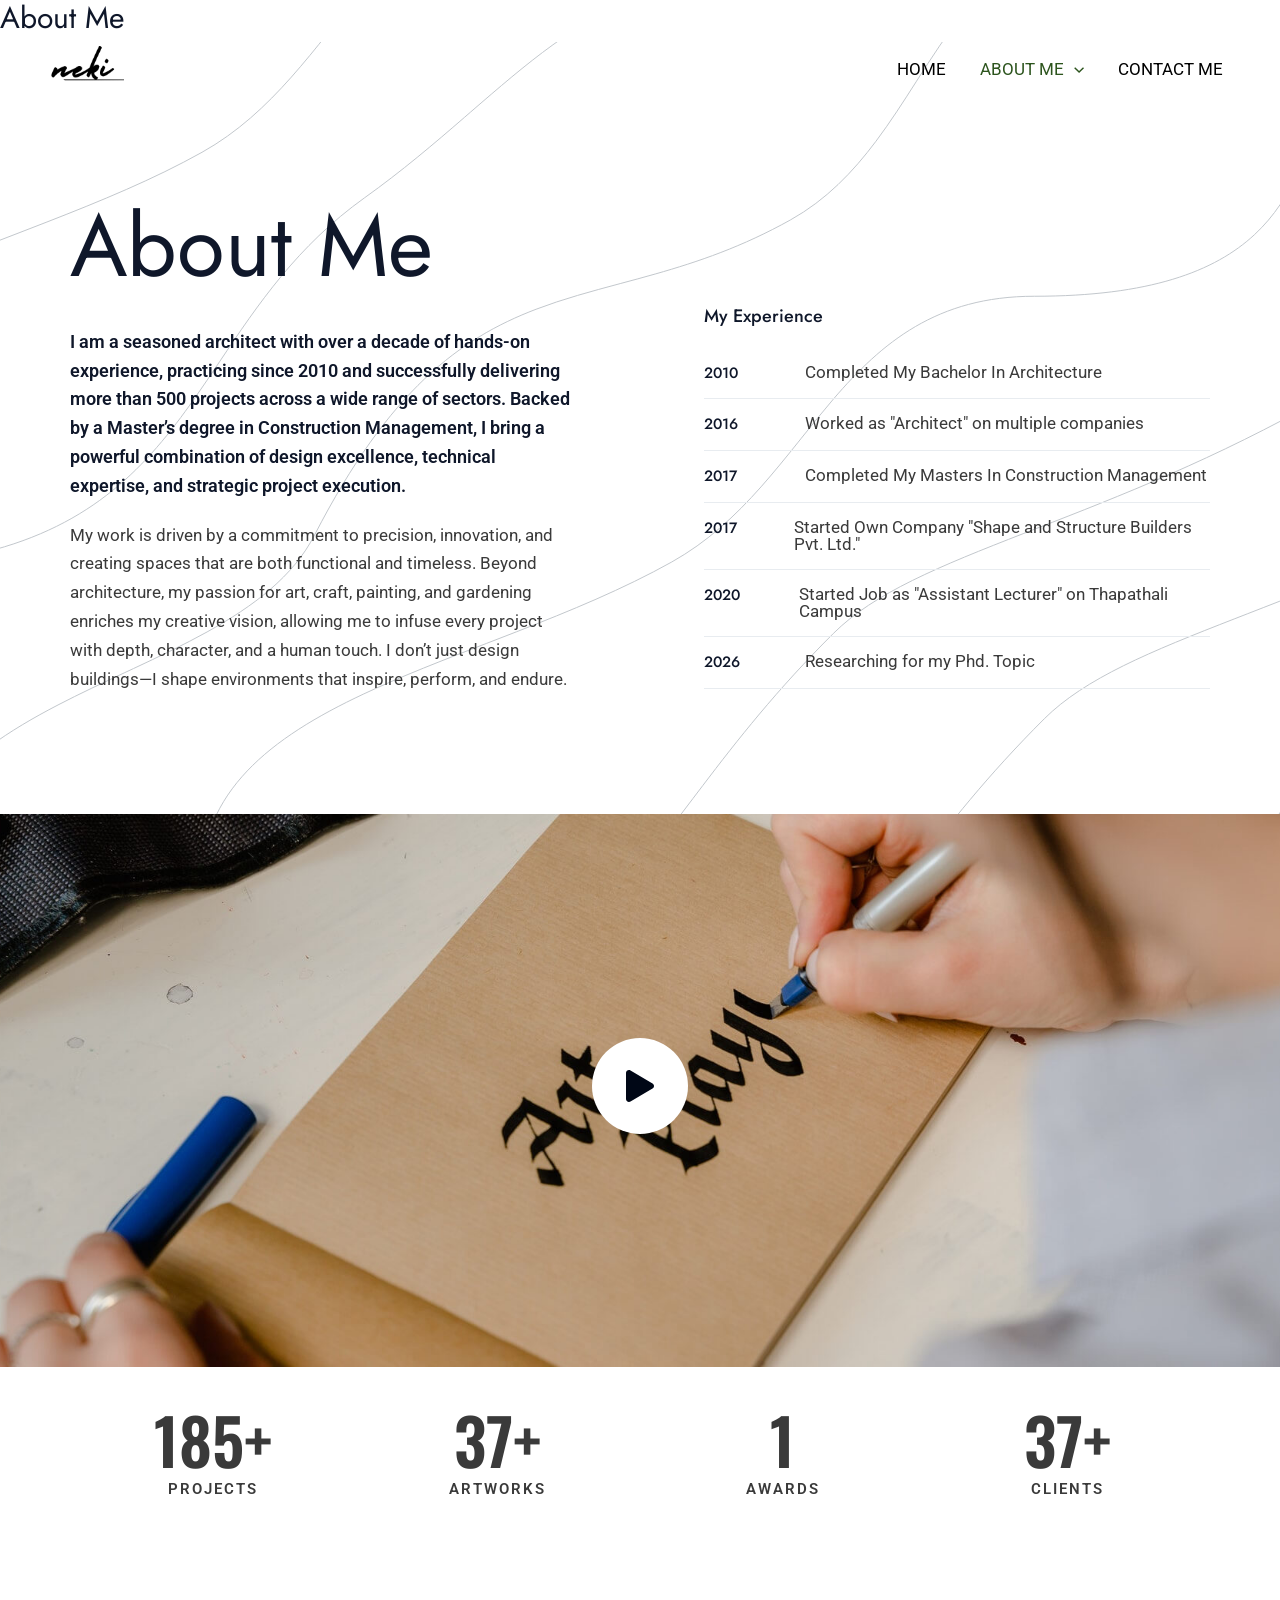
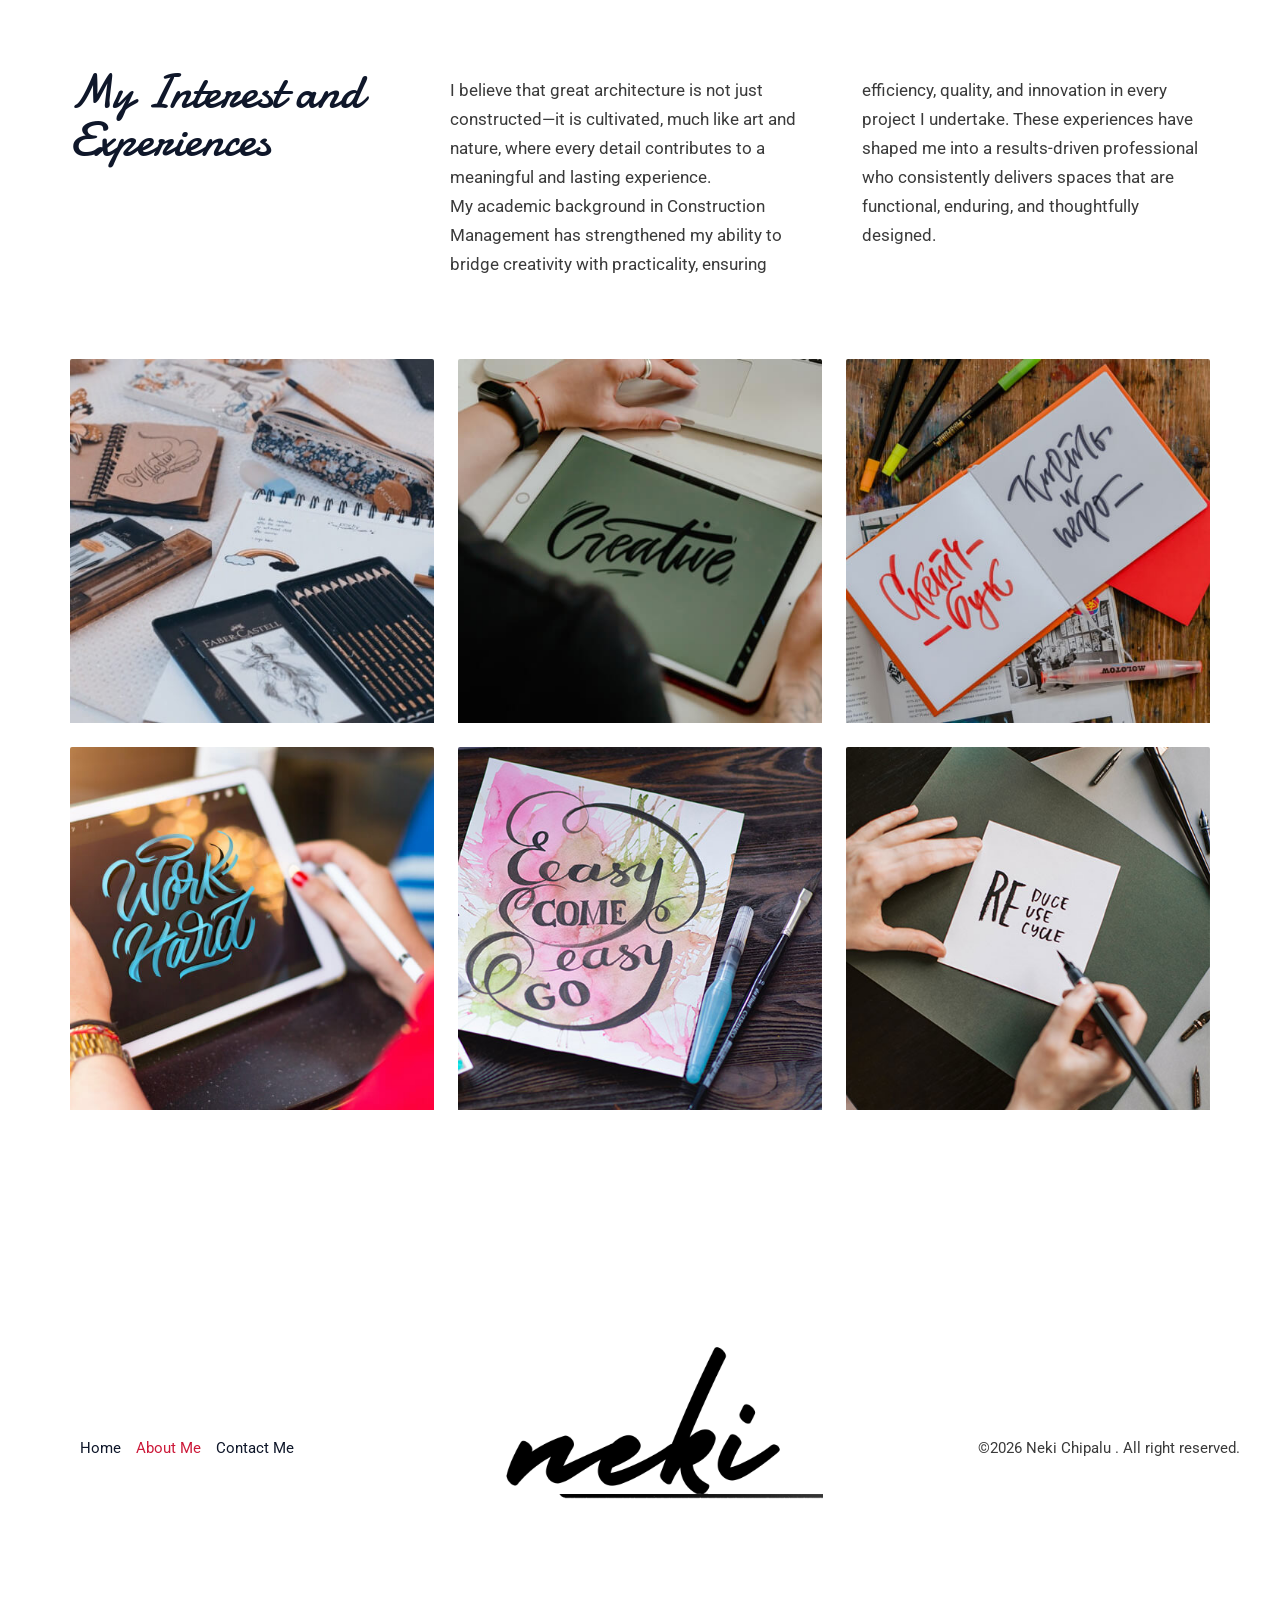
<file: about/index.html>
<!DOCTYPE html>
<html lang="en-US">
<head><meta charset="UTF-8">

<meta name="viewport" content="width=device-width, initial-scale=1">
	<link rel="profile" href="https://gmpg.org/xfn/11"> 
	<title>About Me - Neki Webpage</title>
<link rel="dns-prefetch" href="//fonts.googleapis.com">
<link href="https://fonts.googleapis.com/" rel="preconnect">
<link href="https://fonts.gstatic.com/" crossorigin="anonymous" rel="preconnect">
<link rel="alternate" type="application/rss+xml" title="Neki Webpage » Feed" href="./../feed/index.html">
<link rel="alternate" type="application/rss+xml" title="Neki Webpage » Comments Feed" href="./../comments/feed/index.html">
<!-- SureRank Meta Data -->
<link rel="canonical" href="./index.html">
<meta name="description" content="About Me I am a seasoned architect with over a decade of hands-on experience, practicing since 2010 and successfully delivering more than 500 projects across a">
<meta name="robots" content="index, follow">
<meta property="og:url" content="./index.html">
<meta property="og:site_name" content="Neki Webpage">
<meta property="og:locale" content="en_US">
<meta property="og:type" content="article">
<meta property="og:title" content="About Me - Neki Webpage">
<meta property="og:description" content="About Me I am a seasoned architect with over a decade of hands-on experience, practicing since 2010 and successfully delivering more than 500 projects across a">
<meta property="article:published_time" content="2026-03-21T05:04:11+00:00">
<meta property="article:modified_time" content="2026-03-23T14:41:54+00:00">
<meta name="twitter:card" content="summary_large_image">
<meta name="twitter:title" content="About Me - Neki Webpage">
<meta name="twitter:description" content="About Me I am a seasoned architect with over a decade of hands-on experience, practicing since 2010 and successfully delivering more than 500 projects across a">
<script type="application/ld+json" id="surerank-schema">{"@context":"https://schema.org","@graph":[{"@type":"WebSite","@id":"//#website","name":"Neki Webpage","author":{"@id":"//about#person"},"copyrightHolder":{"@id":"//about#person"},"description":"Building Vision Into Reality","url":"//","potentialAction":{"@id":"//#searchaction"},"publisher":{"@id":"//#organization"}},{"@type":"WebPage","@id":"//about#webpage","name":"About Me","author":{"@id":"//about#person"},"inLanguage":"en_US","url":"//about","breadcrumb":{"@id":"//about#breadcrumblist"},"contributor":{"@id":"//about#person"},"copyrightHolder":{"@id":"//about#person"},"datePublished":"2026-03-21T05:04:11+00:00","dateModified":"2026-03-23T14:41:54+00:00","isPartOf":{"@id":"//#website"},"publisher":{"@id":"//#organization"}},{"@type":"Organization","@id":"//#organization","name":"Neki Webpage","founder":[{"@type":"Person","name":"admin"}],"slogan":"Building Vision Into Reality","url":"// "},{"@type":"BreadcrumbList","name":"BreadcrumbList","@id":"//about#breadcrumblist","itemListElement":[{"@type":"ListItem","position":1,"item":{"@id":"/","name":"Home"}},{"@type":"ListItem","position":2,"item":{"@id":"//about/","name":"About Me"}}]},{"@type":"SearchAction","@id":"//#searchaction","target":"//?s={search_term_string}","query-input":"required name=search_term_string"}]}</script>
<!-- /SureRank Meta Data -->
<link rel="alternate" title="oEmbed (JSON)" type="application/json+oembed" href="./../wp-json/oembed/1.0/embed/index.html?url=.%2F%2Fabout%2F">
<link rel="alternate" title="oEmbed (XML)" type="text/xml+oembed" href="./../wp-json/oembed/1.0/embed/index.html?url=.%2F%2Fabout%2F&amp;format=xml">
<style id="wp-img-auto-sizes-contain-inline-css">
img:is([sizes=auto i],[sizes^="auto," i]){contain-intrinsic-size:3000px 1500px}
/*# sourceURL=wp-img-auto-sizes-contain-inline-css */
</style>
<link rel="stylesheet" id="astra-theme-css-css" href="./../wp-content/themes/astra/assets/css/minified/main.min.css?ver=4.12.6" media="all">
<style id="astra-theme-css-inline-css">
:root{--ast-post-nav-space:0;--ast-container-default-xlg-padding:6.67em;--ast-container-default-lg-padding:5.67em;--ast-container-default-slg-padding:4.34em;--ast-container-default-md-padding:3.34em;--ast-container-default-sm-padding:6.67em;--ast-container-default-xs-padding:2.4em;--ast-container-default-xxs-padding:1.4em;--ast-code-block-background:#EEEEEE;--ast-comment-inputs-background:#FAFAFA;--ast-normal-container-width:1200px;--ast-narrow-container-width:750px;--ast-blog-title-font-weight:normal;--ast-blog-meta-weight:inherit;--ast-global-color-primary:var(--ast-global-color-5);--ast-global-color-secondary:var(--ast-global-color-4);--ast-global-color-alternate-background:var(--ast-global-color-7);--ast-global-color-subtle-background:var(--ast-global-color-6);--ast-bg-style-guide:var( --ast-global-color-secondary,--ast-global-color-5 );--ast-shadow-style-guide:0px 0px 4px 0 #00000057;--ast-global-dark-bg-style:#fff;--ast-global-dark-lfs:#fbfbfb;--ast-widget-bg-color:#fafafa;--ast-wc-container-head-bg-color:#fbfbfb;--ast-title-layout-bg:#eeeeee;--ast-search-border-color:#e7e7e7;--ast-lifter-hover-bg:#e6e6e6;--ast-gallery-block-color:#000;--srfm-color-input-label:var(--ast-global-color-2);}html{font-size:106.25%;}a,.page-title{color:var(--ast-global-color-3);}a:hover,a:focus{color:var(--ast-global-color-0);}body,button,input,select,textarea,.ast-button,.ast-custom-button{font-family:'Roboto',sans-serif;font-weight:400;font-size:17px;font-size:1rem;line-height:var(--ast-body-line-height,1.7em);}blockquote{color:var(--ast-global-color-3);}p,.entry-content p{margin-bottom:0em;}h1,h2,h3,h4,h5,h6,.entry-content :where(h1,h2,h3,h4,h5,h6),.site-title,.site-title a{font-family:'Jost',sans-serif;font-weight:500;text-transform:none;}.ast-site-identity .site-title a{color:var(--ast-global-color-5);}.site-title{font-size:35px;font-size:2.0588235294118rem;display:none;}header .custom-logo-link img{max-width:84px;width:84px;}.astra-logo-svg{width:84px;}.site-header .site-description{font-size:15px;font-size:0.88235294117647rem;display:none;}.entry-title{font-size:30px;font-size:1.7647058823529rem;}.archive .ast-article-post .ast-article-inner,.blog .ast-article-post .ast-article-inner,.archive .ast-article-post .ast-article-inner:hover,.blog .ast-article-post .ast-article-inner:hover{overflow:hidden;}h1,.entry-content :where(h1){font-size:87px;font-size:5.1176470588235rem;font-weight:normal;font-family:'Jost',sans-serif;line-height:1.4em;text-transform:none;}h2,.entry-content :where(h2){font-size:41px;font-size:2.4117647058824rem;font-weight:500;font-family:'Jost',sans-serif;line-height:1.3em;text-transform:none;}h3,.entry-content :where(h3){font-size:28px;font-size:1.6470588235294rem;font-weight:600;font-family:'Jost',sans-serif;line-height:1.3em;text-transform:none;}h4,.entry-content :where(h4){font-size:24px;font-size:1.4117647058824rem;line-height:1.2em;font-weight:600;font-family:'Jost',sans-serif;text-transform:none;}h5,.entry-content :where(h5){font-size:18px;font-size:1.0588235294118rem;line-height:1.2em;font-weight:500;font-family:'Jost',sans-serif;text-transform:none;}h6,.entry-content :where(h6){font-size:15px;font-size:0.88235294117647rem;line-height:1.25em;font-weight:500;font-family:'Jost',sans-serif;text-transform:none;}::selection{background-color:var(--ast-global-color-0);color:#ffffff;}body,h1,h2,h3,h4,h5,h6,.entry-title a,.entry-content :where(h1,h2,h3,h4,h5,h6){color:var(--ast-global-color-3);}.tagcloud a:hover,.tagcloud a:focus,.tagcloud a.current-item{color:#ffffff;border-color:var(--ast-global-color-3);background-color:var(--ast-global-color-3);}input:focus,input[type="text"]:focus,input[type="email"]:focus,input[type="url"]:focus,input[type="password"]:focus,input[type="reset"]:focus,input[type="search"]:focus,textarea:focus{border-color:var(--ast-global-color-3);}input[type="radio"]:checked,input[type=reset],input[type="checkbox"]:checked,input[type="checkbox"]:hover:checked,input[type="checkbox"]:focus:checked,input[type=range]::-webkit-slider-thumb{border-color:var(--ast-global-color-3);background-color:var(--ast-global-color-3);box-shadow:none;}.site-footer a:hover + .post-count,.site-footer a:focus + .post-count{background:var(--ast-global-color-3);border-color:var(--ast-global-color-3);}.single .nav-links .nav-previous,.single .nav-links .nav-next{color:var(--ast-global-color-3);}.entry-meta,.entry-meta *{line-height:1.45;color:var(--ast-global-color-3);}.entry-meta a:not(.ast-button):hover,.entry-meta a:not(.ast-button):hover *,.entry-meta a:not(.ast-button):focus,.entry-meta a:not(.ast-button):focus *,.page-links > .page-link,.page-links .page-link:hover,.post-navigation a:hover{color:var(--ast-global-color-0);}#cat option,.secondary .calendar_wrap thead a,.secondary .calendar_wrap thead a:visited{color:var(--ast-global-color-3);}.secondary .calendar_wrap #today,.ast-progress-val span{background:var(--ast-global-color-3);}.secondary a:hover + .post-count,.secondary a:focus + .post-count{background:var(--ast-global-color-3);border-color:var(--ast-global-color-3);}.calendar_wrap #today > a{color:#ffffff;}.page-links .page-link,.single .post-navigation a{color:var(--ast-global-color-3);}.ast-search-menu-icon .search-form button.search-submit{padding:0 4px;}.ast-search-menu-icon form.search-form{padding-right:0;}.ast-header-search .ast-search-menu-icon.ast-dropdown-active .search-form,.ast-header-search .ast-search-menu-icon.ast-dropdown-active .search-field:focus{transition:all 0.2s;}.search-form input.search-field:focus{outline:none;}.ast-mobile-header-content .ast-builder-layout-element:not(.ast-builder-menu):not(.ast-header-divider-element),.ast-mobile-popup-content .ast-builder-layout-element:not(.ast-builder-menu):not(.ast-header-divider-element){padding:15px 20px;}.astra-logo-svg:not(.sticky-custom-logo .astra-logo-svg,.transparent-custom-logo .astra-logo-svg,.advanced-header-logo .astra-logo-svg){height:60px;}.ast-archive-title{color:var(--ast-global-color-2);}.wp-block-latest-posts > li > a{color:var(--ast-global-color-2);}.widget-title,.widget .wp-block-heading{font-size:24px;font-size:1.4117647058824rem;color:var(--ast-global-color-2);}.ast-search-menu-icon.slide-search a:focus-visible:focus-visible,.astra-search-icon:focus-visible,#close:focus-visible,a:focus-visible,.ast-menu-toggle:focus-visible,.site .skip-link:focus-visible,.wp-block-loginout input:focus-visible,.wp-block-search.wp-block-search__button-inside .wp-block-search__inside-wrapper,.ast-header-navigation-arrow:focus-visible,.ast-orders-table__row .ast-orders-table__cell:focus-visible,a#ast-apply-coupon:focus-visible,#ast-apply-coupon:focus-visible,#close:focus-visible,.button.search-submit:focus-visible,#search_submit:focus,.normal-search:focus-visible,.ast-header-account-wrap:focus-visible,.astra-cart-drawer-close:focus,.ast-single-variation:focus,.ast-button:focus,.ast-builder-button-wrap:has(.ast-custom-button-link:focus),.ast-builder-button-wrap .ast-custom-button-link:focus{outline-style:dotted;outline-color:inherit;outline-width:thin;}input:focus,input[type="text"]:focus,input[type="email"]:focus,input[type="url"]:focus,input[type="password"]:focus,input[type="reset"]:focus,input[type="search"]:focus,input[type="number"]:focus,textarea:focus,.wp-block-search__input:focus,[data-section="section-header-mobile-trigger"] .ast-button-wrap .ast-mobile-menu-trigger-minimal:focus,.ast-mobile-popup-drawer.active .menu-toggle-close:focus,#ast-scroll-top:focus,#coupon_code:focus,#ast-coupon-code:focus{border-style:dotted;border-color:inherit;border-width:thin;}input{outline:none;}.ast-logo-title-inline .site-logo-img{padding-right:1em;}.site-logo-img img{ transition:all 0.2s linear;}body .ast-oembed-container *{position:absolute;top:0;width:100%;height:100%;left:0;}body .wp-block-embed-pocket-casts .ast-oembed-container *{position:unset;}.ast-single-post-featured-section + article {margin-top: 2em;}.site-content .ast-single-post-featured-section img {width: 100%;overflow: hidden;object-fit: cover;}.site > .ast-single-related-posts-container {margin-top: 0;}@media (min-width: 922px) {.ast-desktop .ast-container--narrow {max-width: var(--ast-narrow-container-width);margin: 0 auto;}}.ast-page-builder-template .hentry {margin: 0;}.ast-page-builder-template .site-content > .ast-container {max-width: 100%;padding: 0;}.ast-page-builder-template .site .site-content #primary {padding: 0;margin: 0;}.ast-page-builder-template .no-results {text-align: center;margin: 4em auto;}.ast-page-builder-template .ast-pagination {padding: 2em;}.ast-page-builder-template .entry-header.ast-no-title.ast-no-thumbnail {margin-top: 0;}.ast-page-builder-template .entry-header.ast-header-without-markup {margin-top: 0;margin-bottom: 0;}.ast-page-builder-template .entry-header.ast-no-title.ast-no-meta {margin-bottom: 0;}.ast-page-builder-template.single .post-navigation {padding-bottom: 2em;}.ast-page-builder-template.single-post .site-content > .ast-container {max-width: 100%;}.ast-page-builder-template .entry-header {margin-top: 4em;margin-left: auto;margin-right: auto;padding-left: 20px;padding-right: 20px;}.single.ast-page-builder-template .entry-header {padding-left: 20px;padding-right: 20px;}.ast-page-builder-template .ast-archive-description {margin: 4em auto 0;padding-left: 20px;padding-right: 20px;}@media (max-width:921.9px){#ast-desktop-header{display:none;}}@media (min-width:922px){#ast-mobile-header{display:none;}}.wp-block-buttons.aligncenter{justify-content:center;}@media (max-width:921px){.ast-theme-transparent-header #primary,.ast-theme-transparent-header #secondary{padding:0;}}@media (max-width:921px){.ast-plain-container.ast-no-sidebar #primary{padding:0;}}.ast-plain-container.ast-no-sidebar #primary{margin-top:0;margin-bottom:0;}.wp-block-button.is-style-outline .wp-block-button__link{border-color:var(--ast-global-color-0);border-top-width:0px;border-right-width:0px;border-bottom-width:0px;border-left-width:0px;}div.wp-block-button.is-style-outline > .wp-block-button__link:not(.has-text-color),div.wp-block-button.wp-block-button__link.is-style-outline:not(.has-text-color){color:var(--ast-global-color-0);}.wp-block-button.is-style-outline .wp-block-button__link:hover,.wp-block-buttons .wp-block-button.is-style-outline .wp-block-button__link:focus,.wp-block-buttons .wp-block-button.is-style-outline > .wp-block-button__link:not(.has-text-color):hover,.wp-block-buttons .wp-block-button.wp-block-button__link.is-style-outline:not(.has-text-color):hover{color:#ffffff;background-color:var(--ast-global-color-1);border-color:var(--ast-global-color-1);}.post-page-numbers.current .page-link,.ast-pagination .page-numbers.current{color:#ffffff;border-color:var(--ast-global-color-0);background-color:var(--ast-global-color-0);}.wp-block-button.is-style-outline .wp-block-button__link{border-top-width:0px;border-right-width:0px;border-bottom-width:0px;border-left-width:0px;}.wp-block-button.is-style-outline .wp-block-button__link.wp-element-button,.ast-outline-button{border-color:var(--ast-global-color-0);font-family:inherit;font-weight:400;font-size:16px;font-size:0.94117647058824rem;line-height:1em;border-top-left-radius:0px;border-top-right-radius:0px;border-bottom-right-radius:0px;border-bottom-left-radius:0px;}.wp-block-buttons .wp-block-button.is-style-outline > .wp-block-button__link:not(.has-text-color),.wp-block-buttons .wp-block-button.wp-block-button__link.is-style-outline:not(.has-text-color),.ast-outline-button{color:var(--ast-global-color-0);}.wp-block-button.is-style-outline .wp-block-button__link:hover,.wp-block-buttons .wp-block-button.is-style-outline .wp-block-button__link:focus,.wp-block-buttons .wp-block-button.is-style-outline > .wp-block-button__link:not(.has-text-color):hover,.wp-block-buttons .wp-block-button.wp-block-button__link.is-style-outline:not(.has-text-color):hover,.ast-outline-button:hover,.ast-outline-button:focus,.wp-block-uagb-buttons-child .uagb-buttons-repeater.ast-outline-button:hover,.wp-block-uagb-buttons-child .uagb-buttons-repeater.ast-outline-button:focus{color:#ffffff;background-color:var(--ast-global-color-1);border-color:var(--ast-global-color-1);}.wp-block-button .wp-block-button__link.wp-element-button.is-style-outline:not(.has-background),.wp-block-button.is-style-outline>.wp-block-button__link.wp-element-button:not(.has-background),.ast-outline-button{background-color:var(--ast-global-color-0);}@media (max-width:921px){.wp-block-button.is-style-outline .wp-block-button__link.wp-element-button,.ast-outline-button{font-size:16px;font-size:0.94117647058824rem;}}@media (max-width:544px){.wp-block-button.is-style-outline .wp-block-button__link.wp-element-button,.ast-outline-button{font-size:15px;font-size:0.88235294117647rem;}}.entry-content[data-ast-blocks-layout] > figure{margin-bottom:1em;}h1.widget-title{font-weight:normal;}h2.widget-title{font-weight:500;}h3.widget-title{font-weight:600;}@media (max-width:921px){.ast-left-sidebar #content > .ast-container{display:flex;flex-direction:column-reverse;width:100%;}.ast-separate-container .ast-article-post,.ast-separate-container .ast-article-single{padding:1.5em 2.14em;}.ast-author-box img.avatar{margin:20px 0 0 0;}}@media (min-width:922px){.ast-separate-container.ast-right-sidebar #primary,.ast-separate-container.ast-left-sidebar #primary{border:0;}.search-no-results.ast-separate-container #primary{margin-bottom:4em;}}.elementor-widget-button .elementor-button{border-style:solid;text-decoration:none;border-top-width:0px;border-right-width:0px;border-left-width:0px;border-bottom-width:0px;}body .elementor-button.elementor-size-sm,body .elementor-button.elementor-size-xs,body .elementor-button.elementor-size-md,body .elementor-button.elementor-size-lg,body .elementor-button.elementor-size-xl,body .elementor-button{border-top-left-radius:30px;border-top-right-radius:30px;border-bottom-right-radius:30px;border-bottom-left-radius:30px;padding-top:10px;padding-right:20px;padding-bottom:10px;padding-left:20px;}.elementor-widget-button .elementor-button{border-color:var(--ast-global-color-0);background-color:var(--ast-global-color-0);}.elementor-widget-button .elementor-button:hover,.elementor-widget-button .elementor-button:focus{color:#ffffff;background-color:var(--ast-global-color-1);border-color:var(--ast-global-color-1);}.wp-block-button .wp-block-button__link ,.elementor-widget-button .elementor-button,.elementor-widget-button .elementor-button:visited{color:#ffffff;}.elementor-widget-button .elementor-button{font-weight:400;font-size:16px;font-size:0.94117647058824rem;line-height:1em;text-transform:none;letter-spacing:3px;}body .elementor-button.elementor-size-sm,body .elementor-button.elementor-size-xs,body .elementor-button.elementor-size-md,body .elementor-button.elementor-size-lg,body .elementor-button.elementor-size-xl,body .elementor-button{font-size:16px;font-size:0.94117647058824rem;}.wp-block-button .wp-block-button__link:hover,.wp-block-button .wp-block-button__link:focus{color:#ffffff;background-color:var(--ast-global-color-1);border-color:var(--ast-global-color-1);}.elementor-widget-heading h1.elementor-heading-title{line-height:1.4em;}.elementor-widget-heading h2.elementor-heading-title{line-height:1.3em;}.elementor-widget-heading h3.elementor-heading-title{line-height:1.3em;}.elementor-widget-heading h4.elementor-heading-title{line-height:1.2em;}.elementor-widget-heading h5.elementor-heading-title{line-height:1.2em;}.elementor-widget-heading h6.elementor-heading-title{line-height:1.25em;}.wp-block-button .wp-block-button__link,.wp-block-search .wp-block-search__button,body .wp-block-file .wp-block-file__button{border-style:solid;border-top-width:0px;border-right-width:0px;border-left-width:0px;border-bottom-width:0px;border-color:var(--ast-global-color-0);background-color:var(--ast-global-color-0);color:#ffffff;font-family:inherit;font-weight:400;line-height:1em;text-transform:none;letter-spacing:3px;font-size:16px;font-size:0.94117647058824rem;border-top-left-radius:30px;border-top-right-radius:30px;border-bottom-right-radius:30px;border-bottom-left-radius:30px;padding-top:10px;padding-right:20px;padding-bottom:10px;padding-left:20px;}@media (max-width:921px){.wp-block-button .wp-block-button__link,.wp-block-search .wp-block-search__button,body .wp-block-file .wp-block-file__button{font-size:16px;font-size:0.94117647058824rem;}}@media (max-width:544px){.wp-block-button .wp-block-button__link,.wp-block-search .wp-block-search__button,body .wp-block-file .wp-block-file__button{font-size:15px;font-size:0.88235294117647rem;}}.menu-toggle,button,.ast-button,.ast-custom-button,.button,input#submit,input[type="button"],input[type="submit"],input[type="reset"],form[CLASS*="wp-block-search__"].wp-block-search .wp-block-search__inside-wrapper .wp-block-search__button,body .wp-block-file .wp-block-file__button{border-style:solid;border-top-width:0px;border-right-width:0px;border-left-width:0px;border-bottom-width:0px;color:#ffffff;border-color:var(--ast-global-color-0);background-color:var(--ast-global-color-0);padding-top:10px;padding-right:20px;padding-bottom:10px;padding-left:20px;font-family:inherit;font-weight:400;font-size:16px;font-size:0.94117647058824rem;line-height:1em;text-transform:none;letter-spacing:3px;border-top-left-radius:30px;border-top-right-radius:30px;border-bottom-right-radius:30px;border-bottom-left-radius:30px;}button:focus,.menu-toggle:hover,button:hover,.ast-button:hover,.ast-custom-button:hover .button:hover,.ast-custom-button:hover ,input[type=reset]:hover,input[type=reset]:focus,input#submit:hover,input#submit:focus,input[type="button"]:hover,input[type="button"]:focus,input[type="submit"]:hover,input[type="submit"]:focus,form[CLASS*="wp-block-search__"].wp-block-search .wp-block-search__inside-wrapper .wp-block-search__button:hover,form[CLASS*="wp-block-search__"].wp-block-search .wp-block-search__inside-wrapper .wp-block-search__button:focus,body .wp-block-file .wp-block-file__button:hover,body .wp-block-file .wp-block-file__button:focus{color:#ffffff;background-color:var(--ast-global-color-1);border-color:var(--ast-global-color-1);}@media (max-width:921px){.menu-toggle,button,.ast-button,.ast-custom-button,.button,input#submit,input[type="button"],input[type="submit"],input[type="reset"],form[CLASS*="wp-block-search__"].wp-block-search .wp-block-search__inside-wrapper .wp-block-search__button,body .wp-block-file .wp-block-file__button{font-size:16px;font-size:0.94117647058824rem;}}@media (max-width:544px){.menu-toggle,button,.ast-button,.ast-custom-button,.button,input#submit,input[type="button"],input[type="submit"],input[type="reset"],form[CLASS*="wp-block-search__"].wp-block-search .wp-block-search__inside-wrapper .wp-block-search__button,body .wp-block-file .wp-block-file__button{font-size:15px;font-size:0.88235294117647rem;}}@media (max-width:921px){.menu-toggle,button,.ast-button,.button,input#submit,input[type="button"],input[type="submit"],input[type="reset"]{font-size:16px;font-size:0.94117647058824rem;}.ast-mobile-header-stack .main-header-bar .ast-search-menu-icon{display:inline-block;}.ast-header-break-point.ast-header-custom-item-outside .ast-mobile-header-stack .main-header-bar .ast-search-icon{margin:0;}.ast-comment-avatar-wrap img{max-width:2.5em;}.ast-comment-meta{padding:0 1.8888em 1.3333em;}.ast-separate-container .ast-comment-list li.depth-1{padding:1.5em 2.14em;}.ast-separate-container .comment-respond{padding:2em 2.14em;}}@media (min-width:544px){.ast-container{max-width:100%;}}@media (max-width:544px){.ast-separate-container .ast-article-post,.ast-separate-container .ast-article-single,.ast-separate-container .comments-title,.ast-separate-container .ast-archive-description{padding:1.5em 1em;}.ast-separate-container #content .ast-container{padding-left:0.54em;padding-right:0.54em;}.ast-separate-container .ast-comment-list .bypostauthor{padding:.5em;}.ast-search-menu-icon.ast-dropdown-active .search-field{width:170px;}.menu-toggle,button,.ast-button,.button,input#submit,input[type="button"],input[type="submit"],input[type="reset"]{font-size:15px;font-size:0.88235294117647rem;}} #ast-mobile-header .ast-site-header-cart-li a{pointer-events:none;}body,.ast-separate-container{background-color:var(--ast-global-color-5);background-image:none;}@media (max-width:921px){.widget-title{font-size:22px;font-size:1.375rem;}body,button,input,select,textarea,.ast-button,.ast-custom-button{font-size:16px;font-size:0.94117647058824rem;}#secondary,#secondary button,#secondary input,#secondary select,#secondary textarea{font-size:16px;font-size:0.94117647058824rem;}.site-title{display:none;}.site-header .site-description{display:none;}h1,.entry-content :where(h1){font-size:30px;}h2,.entry-content :where(h2){font-size:25px;}h3,.entry-content :where(h3){font-size:28px;}h4,.entry-content :where(h4){font-size:24px;font-size:1.4117647058824rem;}.astra-logo-svg{width:96px;}header .custom-logo-link img,.ast-header-break-point .site-logo-img .custom-mobile-logo-link img{max-width:96px;width:96px;}}@media (max-width:544px){.site-title{display:none;}.site-header .site-description{display:none;}h1,.entry-content :where(h1){font-size:30px;}h2,.entry-content :where(h2){font-size:25px;}h3,.entry-content :where(h3){font-size:28px;}h4,.entry-content :where(h4){font-size:24px;font-size:1.4117647058824rem;}header .custom-logo-link img,.ast-header-break-point .site-branding img,.ast-header-break-point .custom-logo-link img{max-width:96px;width:96px;}.astra-logo-svg{width:96px;}.ast-header-break-point .site-logo-img .custom-mobile-logo-link img{max-width:96px;}}@media (max-width:544px){html{font-size:96.9%;}}@media (min-width:922px){.ast-container{max-width:1240px;}}@media (min-width:922px){.site-content .ast-container{display:flex;}}@media (max-width:921px){.site-content .ast-container{flex-direction:column;}}@media (min-width:922px){.main-header-menu .sub-menu .menu-item.ast-left-align-sub-menu:hover > .sub-menu,.main-header-menu .sub-menu .menu-item.ast-left-align-sub-menu.focus > .sub-menu{margin-left:-0px;}}.ast-theme-transparent-header .ast-header-search .astra-search-icon,.ast-theme-transparent-header .ast-header-search .search-field::placeholder,.ast-theme-transparent-header .ast-header-search .ast-icon{color:#ffffff;}.ast-theme-transparent-header [data-section="section-header-mobile-trigger"] .ast-button-wrap .mobile-menu-toggle-icon .ast-mobile-svg{fill:#ffffff;}.ast-theme-transparent-header [data-section="section-header-mobile-trigger"] .ast-button-wrap .mobile-menu-wrap .mobile-menu{color:#ffffff;}.ast-theme-transparent-header [data-section="section-header-mobile-trigger"] .ast-button-wrap .ast-mobile-menu-trigger-fill{background:var(--ast-global-color-0);}.ast-theme-transparent-header [data-section="section-header-mobile-trigger"] .ast-button-wrap .ast-mobile-menu-trigger-fill,.ast-theme-transparent-header [data-section="section-header-mobile-trigger"] .ast-button-wrap .ast-mobile-menu-trigger-minimal{color:#ffffff;border:none;}.site .comments-area{padding-bottom:3em;}.wp-block-file {display: flex;align-items: center;flex-wrap: wrap;justify-content: space-between;}.wp-block-pullquote {border: none;}.wp-block-pullquote blockquote::before {content: "\201D";font-family: "Helvetica",sans-serif;display: flex;transform: rotate( 180deg );font-size: 6rem;font-style: normal;line-height: 1;font-weight: bold;align-items: center;justify-content: center;}.has-text-align-right > blockquote::before {justify-content: flex-start;}.has-text-align-left > blockquote::before {justify-content: flex-end;}figure.wp-block-pullquote.is-style-solid-color blockquote {max-width: 100%;text-align: inherit;}:root {--wp--custom--ast-default-block-top-padding: 3em;--wp--custom--ast-default-block-right-padding: 3em;--wp--custom--ast-default-block-bottom-padding: 3em;--wp--custom--ast-default-block-left-padding: 3em;--wp--custom--ast-container-width: 1200px;--wp--custom--ast-content-width-size: 1200px;--wp--custom--ast-wide-width-size: calc(1200px + var(--wp--custom--ast-default-block-left-padding) + var(--wp--custom--ast-default-block-right-padding));}.ast-narrow-container {--wp--custom--ast-content-width-size: 750px;--wp--custom--ast-wide-width-size: 750px;}@media(max-width: 921px) {:root {--wp--custom--ast-default-block-top-padding: 3em;--wp--custom--ast-default-block-right-padding: 2em;--wp--custom--ast-default-block-bottom-padding: 3em;--wp--custom--ast-default-block-left-padding: 2em;}}@media(max-width: 544px) {:root {--wp--custom--ast-default-block-top-padding: 3em;--wp--custom--ast-default-block-right-padding: 1.5em;--wp--custom--ast-default-block-bottom-padding: 3em;--wp--custom--ast-default-block-left-padding: 1.5em;}}.entry-content > .wp-block-group,.entry-content > .wp-block-cover,.entry-content > .wp-block-columns {padding-top: var(--wp--custom--ast-default-block-top-padding);padding-right: var(--wp--custom--ast-default-block-right-padding);padding-bottom: var(--wp--custom--ast-default-block-bottom-padding);padding-left: var(--wp--custom--ast-default-block-left-padding);}.ast-plain-container.ast-no-sidebar .entry-content > .alignfull,.ast-page-builder-template .ast-no-sidebar .entry-content > .alignfull {margin-left: calc( -50vw + 50%);margin-right: calc( -50vw + 50%);max-width: 100vw;width: 100vw;}.ast-plain-container.ast-no-sidebar .entry-content .alignfull .alignfull,.ast-page-builder-template.ast-no-sidebar .entry-content .alignfull .alignfull,.ast-plain-container.ast-no-sidebar .entry-content .alignfull .alignwide,.ast-page-builder-template.ast-no-sidebar .entry-content .alignfull .alignwide,.ast-plain-container.ast-no-sidebar .entry-content .alignwide .alignfull,.ast-page-builder-template.ast-no-sidebar .entry-content .alignwide .alignfull,.ast-plain-container.ast-no-sidebar .entry-content .alignwide .alignwide,.ast-page-builder-template.ast-no-sidebar .entry-content .alignwide .alignwide,.ast-plain-container.ast-no-sidebar .entry-content .wp-block-column .alignfull,.ast-page-builder-template.ast-no-sidebar .entry-content .wp-block-column .alignfull,.ast-plain-container.ast-no-sidebar .entry-content .wp-block-column .alignwide,.ast-page-builder-template.ast-no-sidebar .entry-content .wp-block-column .alignwide {margin-left: auto;margin-right: auto;width: 100%;}[data-ast-blocks-layout] .wp-block-separator:not(.is-style-dots) {height: 0;}[data-ast-blocks-layout] .wp-block-separator {margin: 20px auto;}[data-ast-blocks-layout] .wp-block-separator:not(.is-style-wide):not(.is-style-dots) {max-width: 100px;}[data-ast-blocks-layout] .wp-block-separator.has-background {padding: 0;}.entry-content[data-ast-blocks-layout] > * {max-width: var(--wp--custom--ast-content-width-size);margin-left: auto;margin-right: auto;}.entry-content[data-ast-blocks-layout] > .alignwide {max-width: var(--wp--custom--ast-wide-width-size);}.entry-content[data-ast-blocks-layout] .alignfull {max-width: none;}.entry-content .wp-block-columns {margin-bottom: 0;}blockquote {margin: 1.5em;border-color: rgba(0,0,0,0.05);}.wp-block-quote:not(.has-text-align-right):not(.has-text-align-center) {border-left: 5px solid rgba(0,0,0,0.05);}.has-text-align-right > blockquote,blockquote.has-text-align-right {border-right: 5px solid rgba(0,0,0,0.05);}.has-text-align-left > blockquote,blockquote.has-text-align-left {border-left: 5px solid rgba(0,0,0,0.05);}.wp-block-site-tagline,.wp-block-latest-posts .read-more {margin-top: 15px;}.wp-block-loginout p label {display: block;}.wp-block-loginout p:not(.login-remember):not(.login-submit) input {width: 100%;}.wp-block-loginout input:focus {border-color: transparent;}.wp-block-loginout input:focus {outline: thin dotted;}.entry-content .wp-block-media-text .wp-block-media-text__content {padding: 0 0 0 8%;}.entry-content .wp-block-media-text.has-media-on-the-right .wp-block-media-text__content {padding: 0 8% 0 0;}.entry-content .wp-block-media-text.has-background .wp-block-media-text__content {padding: 8%;}.entry-content .wp-block-cover:not([class*="background-color"]):not(.has-text-color.has-link-color) .wp-block-cover__inner-container,.entry-content .wp-block-cover:not([class*="background-color"]) .wp-block-cover-image-text,.entry-content .wp-block-cover:not([class*="background-color"]) .wp-block-cover-text,.entry-content .wp-block-cover-image:not([class*="background-color"]) .wp-block-cover__inner-container,.entry-content .wp-block-cover-image:not([class*="background-color"]) .wp-block-cover-image-text,.entry-content .wp-block-cover-image:not([class*="background-color"]) .wp-block-cover-text {color: var(--ast-global-color-primary,var(--ast-global-color-5));}.wp-block-loginout .login-remember input {width: 1.1rem;height: 1.1rem;margin: 0 5px 4px 0;vertical-align: middle;}.wp-block-latest-posts > li > *:first-child,.wp-block-latest-posts:not(.is-grid) > li:first-child {margin-top: 0;}.entry-content > .wp-block-buttons,.entry-content > .wp-block-uagb-buttons {margin-bottom: 1.5em;}.wp-block-search__inside-wrapper .wp-block-search__input {padding: 0 10px;color: var(--ast-global-color-3);background: var(--ast-global-color-primary,var(--ast-global-color-5));border-color: var(--ast-border-color);}.wp-block-latest-posts .read-more {margin-bottom: 1.5em;}.wp-block-search__no-button .wp-block-search__inside-wrapper .wp-block-search__input {padding-top: 5px;padding-bottom: 5px;}.wp-block-latest-posts .wp-block-latest-posts__post-date,.wp-block-latest-posts .wp-block-latest-posts__post-author {font-size: 1rem;}.wp-block-latest-posts > li > *,.wp-block-latest-posts:not(.is-grid) > li {margin-top: 12px;margin-bottom: 12px;}.ast-page-builder-template .entry-content[data-ast-blocks-layout] > .alignwide:where(:not(.uagb-is-root-container):not(.spectra-is-root-container)) > * {max-width: var(--wp--custom--ast-wide-width-size);}.ast-page-builder-template .entry-content[data-ast-blocks-layout] > .inherit-container-width > *,.ast-page-builder-template .entry-content[data-ast-blocks-layout] > *:not(.wp-block-group):where(:not(.uagb-is-root-container):not(.spectra-is-root-container)) > *,.entry-content[data-ast-blocks-layout] > .wp-block-cover .wp-block-cover__inner-container {max-width: var(--wp--custom--ast-content-width-size) ;margin-left: auto;margin-right: auto;}.ast-page-builder-template .entry-content[data-ast-blocks-layout] > *,.ast-page-builder-template .entry-content[data-ast-blocks-layout] > .alignfull:where(:not(.wp-block-group):not(.uagb-is-root-container):not(.spectra-is-root-container)) > * {max-width: none;}.entry-content[data-ast-blocks-layout] .wp-block-cover:not(.alignleft):not(.alignright) {width: auto;}@media(max-width: 1200px) {.ast-separate-container .entry-content > .alignfull,.ast-separate-container .entry-content[data-ast-blocks-layout] > .alignwide,.ast-plain-container .entry-content[data-ast-blocks-layout] > .alignwide,.ast-plain-container .entry-content .alignfull {margin-left: calc(-1 * min(var(--ast-container-default-xlg-padding),20px)) ;margin-right: calc(-1 * min(var(--ast-container-default-xlg-padding),20px));}}@media(min-width: 1201px) {.ast-separate-container .entry-content > .alignfull {margin-left: calc(-1 * var(--ast-container-default-xlg-padding) );margin-right: calc(-1 * var(--ast-container-default-xlg-padding) );}.ast-separate-container .entry-content[data-ast-blocks-layout] > .alignwide,.ast-plain-container .entry-content[data-ast-blocks-layout] > .alignwide {margin-left: calc(-1 * var(--wp--custom--ast-default-block-left-padding) );margin-right: calc(-1 * var(--wp--custom--ast-default-block-right-padding) );}}@media(min-width: 921px) {.ast-separate-container .entry-content .wp-block-group.alignwide:not(.inherit-container-width) > :where(:not(.alignleft):not(.alignright)),.ast-plain-container .entry-content .wp-block-group.alignwide:not(.inherit-container-width) > :where(:not(.alignleft):not(.alignright)) {max-width: calc( var(--wp--custom--ast-content-width-size) + 80px );}.ast-plain-container.ast-right-sidebar .entry-content[data-ast-blocks-layout] .alignfull,.ast-plain-container.ast-left-sidebar .entry-content[data-ast-blocks-layout] .alignfull {margin-left: -60px;margin-right: -60px;}}@media(min-width: 544px) {.entry-content > .alignleft {margin-right: 20px;}.entry-content > .alignright {margin-left: 20px;}}@media (max-width:544px){.wp-block-columns .wp-block-column:not(:last-child){margin-bottom:20px;}.wp-block-latest-posts{margin:0;}}@media( max-width: 600px ) {.entry-content .wp-block-media-text .wp-block-media-text__content,.entry-content .wp-block-media-text.has-media-on-the-right .wp-block-media-text__content {padding: 8% 0 0;}.entry-content .wp-block-media-text.has-background .wp-block-media-text__content {padding: 8%;}}.ast-page-builder-template .entry-header {padding-left: 0;}.ast-narrow-container .site-content .wp-block-uagb-image--align-full .wp-block-uagb-image__figure {max-width: 100%;margin-left: auto;margin-right: auto;}:root .has-ast-global-color-0-color{color:var(--ast-global-color-0);}:root .has-ast-global-color-0-background-color{background-color:var(--ast-global-color-0);}:root .wp-block-button .has-ast-global-color-0-color{color:var(--ast-global-color-0);}:root .wp-block-button .has-ast-global-color-0-background-color{background-color:var(--ast-global-color-0);}:root .has-ast-global-color-1-color{color:var(--ast-global-color-1);}:root .has-ast-global-color-1-background-color{background-color:var(--ast-global-color-1);}:root .wp-block-button .has-ast-global-color-1-color{color:var(--ast-global-color-1);}:root .wp-block-button .has-ast-global-color-1-background-color{background-color:var(--ast-global-color-1);}:root .has-ast-global-color-2-color{color:var(--ast-global-color-2);}:root .has-ast-global-color-2-background-color{background-color:var(--ast-global-color-2);}:root .wp-block-button .has-ast-global-color-2-color{color:var(--ast-global-color-2);}:root .wp-block-button .has-ast-global-color-2-background-color{background-color:var(--ast-global-color-2);}:root .has-ast-global-color-3-color{color:var(--ast-global-color-3);}:root .has-ast-global-color-3-background-color{background-color:var(--ast-global-color-3);}:root .wp-block-button .has-ast-global-color-3-color{color:var(--ast-global-color-3);}:root .wp-block-button .has-ast-global-color-3-background-color{background-color:var(--ast-global-color-3);}:root .has-ast-global-color-4-color{color:var(--ast-global-color-4);}:root .has-ast-global-color-4-background-color{background-color:var(--ast-global-color-4);}:root .wp-block-button .has-ast-global-color-4-color{color:var(--ast-global-color-4);}:root .wp-block-button .has-ast-global-color-4-background-color{background-color:var(--ast-global-color-4);}:root .has-ast-global-color-5-color{color:var(--ast-global-color-5);}:root .has-ast-global-color-5-background-color{background-color:var(--ast-global-color-5);}:root .wp-block-button .has-ast-global-color-5-color{color:var(--ast-global-color-5);}:root .wp-block-button .has-ast-global-color-5-background-color{background-color:var(--ast-global-color-5);}:root .has-ast-global-color-6-color{color:var(--ast-global-color-6);}:root .has-ast-global-color-6-background-color{background-color:var(--ast-global-color-6);}:root .wp-block-button .has-ast-global-color-6-color{color:var(--ast-global-color-6);}:root .wp-block-button .has-ast-global-color-6-background-color{background-color:var(--ast-global-color-6);}:root .has-ast-global-color-7-color{color:var(--ast-global-color-7);}:root .has-ast-global-color-7-background-color{background-color:var(--ast-global-color-7);}:root .wp-block-button .has-ast-global-color-7-color{color:var(--ast-global-color-7);}:root .wp-block-button .has-ast-global-color-7-background-color{background-color:var(--ast-global-color-7);}:root .has-ast-global-color-8-color{color:var(--ast-global-color-8);}:root .has-ast-global-color-8-background-color{background-color:var(--ast-global-color-8);}:root .wp-block-button .has-ast-global-color-8-color{color:var(--ast-global-color-8);}:root .wp-block-button .has-ast-global-color-8-background-color{background-color:var(--ast-global-color-8);}:root{--ast-global-color-0:#DD183B;--ast-global-color-1:#CC1939;--ast-global-color-2:#0F172A;--ast-global-color-3:#3A3A3A;--ast-global-color-4:#FFEDE6;--ast-global-color-5:#FFFFFF;--ast-global-color-6:#FFD1BF;--ast-global-color-7:#140609;--ast-global-color-8:#222222;}:root {--ast-border-color : #989898;}.ast-single-entry-banner {-js-display: flex;display: flex;flex-direction: column;justify-content: center;text-align: center;position: relative;background: var(--ast-title-layout-bg);}.ast-single-entry-banner[data-banner-layout="layout-1"] {max-width: 1200px;background: inherit;padding: 20px 0;}.ast-single-entry-banner[data-banner-width-type="custom"] {margin: 0 auto;width: 100%;}.ast-single-entry-banner + .site-content .entry-header {margin-bottom: 0;}.site .ast-author-avatar {--ast-author-avatar-size: ;}a.ast-underline-text {text-decoration: underline;}.ast-container > .ast-terms-link {position: relative;display: block;}a.ast-button.ast-badge-tax {padding: 4px 8px;border-radius: 3px;font-size: inherit;}header.entry-header{text-align:left;}header.entry-header .entry-title{font-size:30px;font-size:1.7647058823529rem;}header.entry-header > *:not(:last-child){margin-bottom:10px;}@media (max-width:921px){header.entry-header{text-align:left;}}@media (max-width:544px){header.entry-header{text-align:left;}}.ast-archive-entry-banner {-js-display: flex;display: flex;flex-direction: column;justify-content: center;text-align: center;position: relative;background: var(--ast-title-layout-bg);}.ast-archive-entry-banner[data-banner-width-type="custom"] {margin: 0 auto;width: 100%;}.ast-archive-entry-banner[data-banner-layout="layout-1"] {background: inherit;padding: 20px 0;text-align: left;}body.archive .ast-archive-description{max-width:1200px;width:100%;text-align:left;padding-top:3em;padding-right:3em;padding-bottom:3em;padding-left:3em;}body.archive .ast-archive-description .ast-archive-title,body.archive .ast-archive-description .ast-archive-title *{font-size:40px;font-size:2.3529411764706rem;}body.archive .ast-archive-description > *:not(:last-child){margin-bottom:10px;}@media (max-width:921px){body.archive .ast-archive-description{text-align:left;}}@media (max-width:544px){body.archive .ast-archive-description{text-align:left;}}.ast-theme-transparent-header #masthead .site-logo-img .transparent-custom-logo .astra-logo-svg{width:60px;}.ast-theme-transparent-header #masthead .site-logo-img .transparent-custom-logo img{ max-width:60px; width:60px;}@media (max-width:921px){.ast-theme-transparent-header #masthead .site-logo-img .transparent-custom-logo .astra-logo-svg{width:60px;}.ast-theme-transparent-header #masthead .site-logo-img .transparent-custom-logo img{ max-width:60px; width:60px;}}@media (max-width:543px){.ast-theme-transparent-header #masthead .site-logo-img .transparent-custom-logo .astra-logo-svg{width:50px;}.ast-theme-transparent-header #masthead .site-logo-img .transparent-custom-logo img{ max-width:50px; width:50px;}}@media (min-width:921px){.ast-theme-transparent-header #masthead{position:absolute;left:0;right:0;}.ast-theme-transparent-header .main-header-bar,.ast-theme-transparent-header.ast-header-break-point .main-header-bar{background:none;}body.elementor-editor-active.ast-theme-transparent-header #masthead,.fl-builder-edit .ast-theme-transparent-header #masthead,body.vc_editor.ast-theme-transparent-header #masthead,body.brz-ed.ast-theme-transparent-header #masthead{z-index:0;}.ast-header-break-point.ast-replace-site-logo-transparent.ast-theme-transparent-header .custom-mobile-logo-link{display:none;}.ast-header-break-point.ast-replace-site-logo-transparent.ast-theme-transparent-header .transparent-custom-logo{display:inline-block;}.ast-theme-transparent-header .ast-above-header,.ast-theme-transparent-header .ast-above-header.ast-above-header-bar{background-image:none;background-color:transparent;}.ast-theme-transparent-header .ast-below-header,.ast-theme-transparent-header .ast-below-header.ast-below-header-bar{background-image:none;background-color:transparent;}}.ast-theme-transparent-header .site-title a,.ast-theme-transparent-header .site-title a:focus,.ast-theme-transparent-header .site-title a:hover,.ast-theme-transparent-header .site-title a:visited{color:var(--ast-global-color-5);}.ast-theme-transparent-header .site-header .site-description{color:var(--ast-global-color-5);}.ast-theme-transparent-header .ast-builder-menu .main-header-menu,.ast-theme-transparent-header .ast-builder-menu .main-header-menu .sub-menu,.ast-theme-transparent-header .ast-builder-menu .main-header-menu,.ast-theme-transparent-header.ast-header-break-point .ast-builder-menu .main-header-bar-wrap .main-header-menu,.ast-flyout-menu-enable.ast-header-break-point.ast-theme-transparent-header .main-header-bar-navigation .site-navigation,.ast-fullscreen-menu-enable.ast-header-break-point.ast-theme-transparent-header .main-header-bar-navigation .site-navigation,.ast-flyout-above-menu-enable.ast-header-break-point.ast-theme-transparent-header .ast-above-header-navigation-wrap .ast-above-header-navigation,.ast-flyout-below-menu-enable.ast-header-break-point.ast-theme-transparent-header .ast-below-header-navigation-wrap .ast-below-header-actual-nav,.ast-fullscreen-above-menu-enable.ast-header-break-point.ast-theme-transparent-header .ast-above-header-navigation-wrap,.ast-fullscreen-below-menu-enable.ast-header-break-point.ast-theme-transparent-header .ast-below-header-navigation-wrap,.ast-theme-transparent-header .main-header-menu .menu-link{background-color:rgba(255,255,255,0);}.ast-theme-transparent-header .ast-builder-menu .main-header-menu .menu-item .sub-menu,.ast-header-break-point.ast-flyout-menu-enable.ast-header-break-point .ast-builder-menu .main-header-bar-navigation .main-header-menu .menu-item .sub-menu,.ast-header-break-point.ast-flyout-menu-enable.ast-header-break-point .ast-builder-menu .main-header-bar-navigation [CLASS*="ast-builder-menu-"] .main-header-menu .menu-item .sub-menu,.ast-theme-transparent-header .ast-builder-menu .main-header-menu .menu-item .sub-menu .menu-link,.ast-header-break-point.ast-flyout-menu-enable.ast-header-break-point .ast-builder-menu .main-header-bar-navigation .main-header-menu .menu-item .sub-menu .menu-link,.ast-header-break-point.ast-flyout-menu-enable.ast-header-break-point .ast-builder-menu .main-header-bar-navigation [CLASS*="ast-builder-menu-"] .main-header-menu .menu-item .sub-menu .menu-link,.ast-theme-transparent-header .main-header-menu .menu-item .sub-menu .menu-link,.ast-header-break-point.ast-flyout-menu-enable.ast-header-break-point .main-header-bar-navigation .main-header-menu .menu-item .sub-menu .menu-link,.ast-theme-transparent-header .main-header-menu .menu-item .sub-menu,.ast-header-break-point.ast-flyout-menu-enable.ast-header-break-point .main-header-bar-navigation .main-header-menu .menu-item .sub-menu{background-color:var(--ast-global-color-5);}.ast-theme-transparent-header .ast-builder-menu .main-header-menu,.ast-theme-transparent-header .ast-builder-menu .main-header-menu .menu-link,.ast-theme-transparent-header [CLASS*="ast-builder-menu-"] .main-header-menu .menu-item > .menu-link,.ast-theme-transparent-header .ast-masthead-custom-menu-items,.ast-theme-transparent-header .ast-masthead-custom-menu-items a,.ast-theme-transparent-header .ast-builder-menu .main-header-menu .menu-item > .ast-menu-toggle,.ast-theme-transparent-header .ast-builder-menu .main-header-menu .menu-item > .ast-menu-toggle,.ast-theme-transparent-header .ast-above-header-navigation a,.ast-header-break-point.ast-theme-transparent-header .ast-above-header-navigation a,.ast-header-break-point.ast-theme-transparent-header .ast-above-header-navigation > ul.ast-above-header-menu > .menu-item-has-children:not(.current-menu-item) > .ast-menu-toggle,.ast-theme-transparent-header .ast-below-header-menu,.ast-theme-transparent-header .ast-below-header-menu a,.ast-header-break-point.ast-theme-transparent-header .ast-below-header-menu a,.ast-header-break-point.ast-theme-transparent-header .ast-below-header-menu,.ast-theme-transparent-header .main-header-menu .menu-link{color:#000000;}.ast-theme-transparent-header .ast-builder-menu .main-header-menu .menu-item:hover > .menu-link,.ast-theme-transparent-header .ast-builder-menu .main-header-menu .menu-item:hover > .ast-menu-toggle,.ast-theme-transparent-header .ast-builder-menu .main-header-menu .ast-masthead-custom-menu-items a:hover,.ast-theme-transparent-header .ast-builder-menu .main-header-menu .focus > .menu-link,.ast-theme-transparent-header .ast-builder-menu .main-header-menu .focus > .ast-menu-toggle,.ast-theme-transparent-header .ast-builder-menu .main-header-menu .current-menu-item > .menu-link,.ast-theme-transparent-header .ast-builder-menu .main-header-menu .current-menu-ancestor > .menu-link,.ast-theme-transparent-header .ast-builder-menu .main-header-menu .current-menu-item > .ast-menu-toggle,.ast-theme-transparent-header .ast-builder-menu .main-header-menu .current-menu-ancestor > .ast-menu-toggle,.ast-theme-transparent-header [CLASS*="ast-builder-menu-"] .main-header-menu .current-menu-item > .menu-link,.ast-theme-transparent-header [CLASS*="ast-builder-menu-"] .main-header-menu .current-menu-ancestor > .menu-link,.ast-theme-transparent-header [CLASS*="ast-builder-menu-"] .main-header-menu .current-menu-item > .ast-menu-toggle,.ast-theme-transparent-header [CLASS*="ast-builder-menu-"] .main-header-menu .current-menu-ancestor > .ast-menu-toggle,.ast-theme-transparent-header .main-header-menu .menu-item:hover > .menu-link,.ast-theme-transparent-header .main-header-menu .current-menu-item > .menu-link,.ast-theme-transparent-header .main-header-menu .current-menu-ancestor > .menu-link{color:#2c541d;}.ast-theme-transparent-header .ast-builder-menu .main-header-menu .menu-item .sub-menu .menu-link,.ast-theme-transparent-header .main-header-menu .menu-item .sub-menu .menu-link{background-color:transparent;}@media (max-width:921px){.ast-theme-transparent-header #masthead{position:absolute;left:0;right:0;}.ast-theme-transparent-header .main-header-bar,.ast-theme-transparent-header.ast-header-break-point .main-header-bar{background:none;}body.elementor-editor-active.ast-theme-transparent-header #masthead,.fl-builder-edit .ast-theme-transparent-header #masthead,body.vc_editor.ast-theme-transparent-header #masthead,body.brz-ed.ast-theme-transparent-header #masthead{z-index:0;}.ast-header-break-point.ast-replace-site-logo-transparent.ast-theme-transparent-header .custom-mobile-logo-link{display:none;}.ast-header-break-point.ast-replace-site-logo-transparent.ast-theme-transparent-header .transparent-custom-logo{display:inline-block;}.ast-theme-transparent-header .ast-above-header,.ast-theme-transparent-header .ast-above-header.ast-above-header-bar{background-image:none;background-color:transparent;}.ast-theme-transparent-header .ast-below-header,.ast-theme-transparent-header .ast-below-header.ast-below-header-bar{background-image:none;background-color:transparent;}}@media (max-width:921px){.ast-theme-transparent-header .site-title a,.ast-theme-transparent-header .site-title a:focus,.ast-theme-transparent-header .site-title a:hover,.ast-theme-transparent-header .site-title a:visited,.ast-theme-transparent-header .ast-builder-layout-element .ast-site-identity .site-title a,.ast-theme-transparent-header .ast-builder-layout-element .ast-site-identity .site-title a:hover,.ast-theme-transparent-header .ast-builder-layout-element .ast-site-identity .site-title a:focus,.ast-theme-transparent-header .ast-builder-layout-element .ast-site-identity .site-title a:visited{color:#ffffff;}.ast-theme-transparent-header .site-header .site-description{color:#ffffff;}.ast-theme-transparent-header.ast-header-break-point .ast-builder-menu .main-header-menu,.ast-theme-transparent-header.ast-header-break-point .ast-builder-menu.main-header-menu .sub-menu,.ast-theme-transparent-header.ast-header-break-point .ast-builder-menu.main-header-menu,.ast-theme-transparent-header.ast-header-break-point .ast-builder-menu .main-header-bar-wrap .main-header-menu,.ast-flyout-menu-enable.ast-header-break-point.ast-theme-transparent-header .main-header-bar-navigation .site-navigation,.ast-fullscreen-menu-enable.ast-header-break-point.ast-theme-transparent-header .main-header-bar-navigation .site-navigation,.ast-flyout-above-menu-enable.ast-header-break-point.ast-theme-transparent-header .ast-above-header-navigation-wrap .ast-above-header-navigation,.ast-flyout-below-menu-enable.ast-header-break-point.ast-theme-transparent-header .ast-below-header-navigation-wrap .ast-below-header-actual-nav,.ast-fullscreen-above-menu-enable.ast-header-break-point.ast-theme-transparent-header .ast-above-header-navigation-wrap,.ast-fullscreen-below-menu-enable.ast-header-break-point.ast-theme-transparent-header .ast-below-header-navigation-wrap,.ast-theme-transparent-header .main-header-menu .menu-link{background-color:#ffffff;}.ast-theme-transparent-header .ast-builder-menu .main-header-menu,.ast-theme-transparent-header .ast-builder-menu .main-header-menu .menu-link,.ast-theme-transparent-header [CLASS*="ast-builder-menu-"] .main-header-menu .menu-item > .menu-link,.ast-theme-transparent-header .ast-masthead-custom-menu-items,.ast-theme-transparent-header .ast-masthead-custom-menu-items a,.ast-theme-transparent-header .ast-builder-menu .main-header-menu .menu-item > .ast-menu-toggle,.ast-theme-transparent-header .ast-builder-menu .main-header-menu .menu-item > .ast-menu-toggle,.ast-theme-transparent-header .main-header-menu .menu-link{color:#000000;}.ast-theme-transparent-header .ast-builder-menu .main-header-menu .menu-item:hover > .menu-link,.ast-theme-transparent-header .ast-builder-menu .main-header-menu .menu-item:hover > .ast-menu-toggle,.ast-theme-transparent-header .ast-builder-menu .main-header-menu .ast-masthead-custom-menu-items a:hover,.ast-theme-transparent-header .ast-builder-menu .main-header-menu .focus > .menu-link,.ast-theme-transparent-header .ast-builder-menu .main-header-menu .focus > .ast-menu-toggle,.ast-theme-transparent-header .ast-builder-menu .main-header-menu .current-menu-item > .menu-link,.ast-theme-transparent-header .ast-builder-menu .main-header-menu .current-menu-ancestor > .menu-link,.ast-theme-transparent-header .ast-builder-menu .main-header-menu .current-menu-item > .ast-menu-toggle,.ast-theme-transparent-header .ast-builder-menu .main-header-menu .current-menu-ancestor > .ast-menu-toggle,.ast-theme-transparent-header [CLASS*="ast-builder-menu-"] .main-header-menu .current-menu-item > .menu-link,.ast-theme-transparent-header [CLASS*="ast-builder-menu-"] .main-header-menu .current-menu-ancestor > .menu-link,.ast-theme-transparent-header [CLASS*="ast-builder-menu-"] .main-header-menu .current-menu-item > .ast-menu-toggle,.ast-theme-transparent-header [CLASS*="ast-builder-menu-"] .main-header-menu .current-menu-ancestor > .ast-menu-toggle,.ast-theme-transparent-header .main-header-menu .menu-item:hover > .menu-link,.ast-theme-transparent-header .main-header-menu .current-menu-item > .menu-link,.ast-theme-transparent-header .main-header-menu .current-menu-ancestor > .menu-link{color:var(--ast-global-color-0);}}@media (max-width:544px){.ast-theme-transparent-header .site-title a,.ast-theme-transparent-header .site-title a:focus,.ast-theme-transparent-header .site-title a:hover,.ast-theme-transparent-header .site-title a:visited,.ast-theme-transparent-header .ast-builder-layout-element .ast-site-identity .site-title a,.ast-theme-transparent-header .ast-builder-layout-element .ast-site-identity .site-title a:hover,.ast-theme-transparent-header .ast-builder-layout-element .ast-site-identity .site-title a:focus,.ast-theme-transparent-header .ast-builder-layout-element .ast-site-identity .site-title a:visited{color:#ffffff;}.ast-theme-transparent-header .site-header .site-description{color:#ffffff;}.ast-theme-transparent-header.ast-header-break-point .ast-builder-menu .main-header-menu,.ast-theme-transparent-header.ast-header-break-point .ast-builder-menu.main-header-menu .sub-menu,.ast-theme-transparent-header.ast-header-break-point .ast-builder-menu.main-header-menu,.ast-theme-transparent-header.ast-header-break-point .ast-builder-menu .main-header-bar-wrap .main-header-menu,.ast-flyout-menu-enable.ast-header-break-point.ast-theme-transparent-header .main-header-bar-navigation .site-navigation,.ast-fullscreen-menu-enable.ast-header-break-point.ast-theme-transparent-header .main-header-bar-navigation .site-navigation,.ast-flyout-above-menu-enable.ast-header-break-point.ast-theme-transparent-header .ast-above-header-navigation-wrap .ast-above-header-navigation,.ast-flyout-below-menu-enable.ast-header-break-point.ast-theme-transparent-header .ast-below-header-navigation-wrap .ast-below-header-actual-nav,.ast-fullscreen-above-menu-enable.ast-header-break-point.ast-theme-transparent-header .ast-above-header-navigation-wrap,.ast-fullscreen-below-menu-enable.ast-header-break-point.ast-theme-transparent-header .ast-below-header-navigation-wrap,.ast-theme-transparent-header .main-header-menu .menu-link{background-color:#ffffff;}.ast-theme-transparent-header .ast-builder-menu .main-header-menu,.ast-theme-transparent-header .ast-builder-menu .main-header-menu .menu-item > .menu-link,.ast-theme-transparent-header .ast-builder-menu .main-header-menu .menu-link,.ast-theme-transparent-header .ast-masthead-custom-menu-items,.ast-theme-transparent-header .ast-masthead-custom-menu-items a,.ast-theme-transparent-header .ast-builder-menu .main-header-menu .menu-item > .ast-menu-toggle,.ast-theme-transparent-header .ast-builder-menu .main-header-menu .menu-item > .ast-menu-toggle,.ast-theme-transparent-header .main-header-menu .menu-link{color:#000000;}.ast-theme-transparent-header .ast-builder-menu .main-header-menu .menu-item:hover > .menu-link,.ast-theme-transparent-header .ast-builder-menu .main-header-menu .menu-item:hover > .ast-menu-toggle,.ast-theme-transparent-header .ast-builder-menu .main-header-menu .ast-masthead-custom-menu-items a:hover,.ast-theme-transparent-header .ast-builder-menu .main-header-menu .focus > .menu-link,.ast-theme-transparent-header .ast-builder-menu .main-header-menu .focus > .ast-menu-toggle,.ast-theme-transparent-header .ast-builder-menu .main-header-menu .current-menu-item > .menu-link,.ast-theme-transparent-header .ast-builder-menu .main-header-menu .current-menu-ancestor > .menu-link,.ast-theme-transparent-header .ast-builder-menu .main-header-menu .current-menu-item > .ast-menu-toggle,.ast-theme-transparent-header .ast-builder-menu .main-header-menu .current-menu-ancestor > .ast-menu-toggle,.ast-theme-transparent-header [CLASS*="ast-builder-menu-"] .main-header-menu .current-menu-item > .menu-link,.ast-theme-transparent-header [CLASS*="ast-builder-menu-"] .main-header-menu .current-menu-ancestor > .menu-link,.ast-theme-transparent-header [CLASS*="ast-builder-menu-"] .main-header-menu .current-menu-item > .ast-menu-toggle,.ast-theme-transparent-header [CLASS*="ast-builder-menu-"] .main-header-menu .current-menu-ancestor > .ast-menu-toggle,.ast-theme-transparent-header .main-header-menu .menu-item:hover > .menu-link,.ast-theme-transparent-header .main-header-menu .current-menu-item > .menu-link,.ast-theme-transparent-header .main-header-menu .current-menu-ancestor > .menu-link{color:var(--ast-global-color-0);}}.ast-theme-transparent-header #ast-desktop-header > .ast-main-header-wrap > .main-header-bar,.ast-theme-transparent-header.ast-header-break-point #ast-mobile-header > .ast-main-header-wrap > .main-header-bar{border-bottom-width:0px;border-bottom-style:solid;}.ast-breadcrumbs .trail-browse,.ast-breadcrumbs .trail-items,.ast-breadcrumbs .trail-items li{display:inline-block;margin:0;padding:0;border:none;background:inherit;text-indent:0;text-decoration:none;}.ast-breadcrumbs .trail-browse{font-size:inherit;font-style:inherit;font-weight:inherit;color:inherit;}.ast-breadcrumbs .trail-items{list-style:none;}.trail-items li::after{padding:0 0.3em;content:"\00bb";}.trail-items li:last-of-type::after{display:none;}h1,h2,h3,h4,h5,h6,.entry-content :where(h1,h2,h3,h4,h5,h6){color:var(--ast-global-color-2);}.entry-title a{color:var(--ast-global-color-2);}@media (max-width:921px){.ast-builder-grid-row-container.ast-builder-grid-row-tablet-3-firstrow .ast-builder-grid-row > *:first-child,.ast-builder-grid-row-container.ast-builder-grid-row-tablet-3-lastrow .ast-builder-grid-row > *:last-child{grid-column:1 / -1;}}@media (max-width:544px){.ast-builder-grid-row-container.ast-builder-grid-row-mobile-3-firstrow .ast-builder-grid-row > *:first-child,.ast-builder-grid-row-container.ast-builder-grid-row-mobile-3-lastrow .ast-builder-grid-row > *:last-child{grid-column:1 / -1;}}@media (max-width:544px){.ast-builder-layout-element .ast-site-identity{margin-top:5px;margin-bottom:0px;margin-left:20px;margin-right:0px;}}.ast-builder-layout-element[data-section="title_tagline"]{display:flex;}@media (max-width:921px){.ast-header-break-point .ast-builder-layout-element[data-section="title_tagline"]{display:flex;}}@media (max-width:544px){.ast-header-break-point .ast-builder-layout-element[data-section="title_tagline"]{display:flex;}}.ast-builder-menu-1{font-family:inherit;font-weight:inherit;text-transform:uppercase;}.ast-builder-menu-1 .menu-item > .menu-link{color:#000000;}.ast-builder-menu-1 .menu-item > .ast-menu-toggle{color:#000000;}.ast-builder-menu-1 .menu-item:hover > .menu-link,.ast-builder-menu-1 .inline-on-mobile .menu-item:hover > .ast-menu-toggle{color:#2c541d;}.ast-builder-menu-1 .menu-item:hover > .ast-menu-toggle{color:#2c541d;}.ast-builder-menu-1 .menu-item.current-menu-item > .menu-link,.ast-builder-menu-1 .inline-on-mobile .menu-item.current-menu-item > .ast-menu-toggle,.ast-builder-menu-1 .current-menu-ancestor > .menu-link{color:#2c541d;}.ast-builder-menu-1 .menu-item.current-menu-item > .ast-menu-toggle{color:#2c541d;}.ast-builder-menu-1 .sub-menu,.ast-builder-menu-1 .inline-on-mobile .sub-menu{border-top-width:0px;border-bottom-width:0px;border-right-width:0px;border-left-width:0px;border-color:var(--ast-global-color-0);border-style:solid;}.ast-builder-menu-1 .sub-menu .sub-menu{top:0px;}.ast-builder-menu-1 .main-header-menu > .menu-item > .sub-menu,.ast-builder-menu-1 .main-header-menu > .menu-item > .astra-full-megamenu-wrapper{margin-top:0px;}.ast-desktop .ast-builder-menu-1 .main-header-menu > .menu-item > .sub-menu:before,.ast-desktop .ast-builder-menu-1 .main-header-menu > .menu-item > .astra-full-megamenu-wrapper:before{height:calc( 0px + 0px + 5px );}.ast-desktop .ast-builder-menu-1 .menu-item .sub-menu .menu-link{border-style:none;}@media (max-width:921px){.ast-builder-menu-1 .menu-item:hover > .menu-link,.ast-builder-menu-1 .inline-on-mobile .menu-item:hover > .ast-menu-toggle{color:var(--ast-global-color-1);}.ast-builder-menu-1 .menu-item:hover > .ast-menu-toggle{color:var(--ast-global-color-1);}.ast-builder-menu-1 .menu-item.current-menu-item > .menu-link,.ast-builder-menu-1 .inline-on-mobile .menu-item.current-menu-item > .ast-menu-toggle,.ast-builder-menu-1 .current-menu-ancestor > .menu-link,.ast-builder-menu-1 .current-menu-ancestor > .ast-menu-toggle{color:var(--ast-global-color-1);}.ast-builder-menu-1 .menu-item.current-menu-item > .ast-menu-toggle{color:var(--ast-global-color-1);}.ast-header-break-point .ast-builder-menu-1 .menu-item.menu-item-has-children > .ast-menu-toggle{top:0;}.ast-builder-menu-1 .inline-on-mobile .menu-item.menu-item-has-children > .ast-menu-toggle{right:-15px;}.ast-builder-menu-1 .menu-item-has-children > .menu-link:after{content:unset;}.ast-builder-menu-1 .main-header-menu > .menu-item > .sub-menu,.ast-builder-menu-1 .main-header-menu > .menu-item > .astra-full-megamenu-wrapper{margin-top:0;}}@media (max-width:544px){.ast-header-break-point .ast-builder-menu-1 .menu-item.menu-item-has-children > .ast-menu-toggle{top:0;}.ast-builder-menu-1 .main-header-menu > .menu-item > .sub-menu,.ast-builder-menu-1 .main-header-menu > .menu-item > .astra-full-megamenu-wrapper{margin-top:0;}}.ast-builder-menu-1{display:flex;}@media (max-width:921px){.ast-header-break-point .ast-builder-menu-1{display:flex;}}@media (max-width:544px){.ast-header-break-point .ast-builder-menu-1{display:flex;}}.ast-footer-copyright{text-align:right;}.ast-footer-copyright.site-footer-focus-item {color:var(--ast-global-color-3);margin-top:0px;margin-bottom:0px;margin-left:0px;margin-right:40px;}@media (max-width:921px){.ast-footer-copyright{text-align:center;}.ast-footer-copyright.site-footer-focus-item {margin-top:0px;margin-bottom:0px;margin-left:0px;margin-right:0px;}}@media (max-width:544px){.ast-footer-copyright{text-align:center;}.ast-footer-copyright.site-footer-focus-item {margin-top:0px;margin-bottom:0px;margin-left:0px;margin-right:0px;}}.ast-footer-copyright.site-footer-focus-item {font-size:15px;font-size:0.88235294117647rem;}.ast-footer-copyright.ast-builder-layout-element{display:flex;}@media (max-width:921px){.ast-header-break-point .ast-footer-copyright.ast-builder-layout-element{display:flex;}}@media (max-width:544px){.ast-header-break-point .ast-footer-copyright.ast-builder-layout-element{display:flex;}}.site-primary-footer-wrap{padding-top:45px;padding-bottom:45px;}.site-primary-footer-wrap[data-section="section-primary-footer-builder"]{background-color:var(--ast-global-color-5);background-image:none;}.site-primary-footer-wrap[data-section="section-primary-footer-builder"] .ast-builder-grid-row{max-width:1200px;margin-left:auto;margin-right:auto;}.site-primary-footer-wrap[data-section="section-primary-footer-builder"] .ast-builder-grid-row,.site-primary-footer-wrap[data-section="section-primary-footer-builder"] .site-footer-section{align-items:center;}.site-primary-footer-wrap[data-section="section-primary-footer-builder"].ast-footer-row-inline .site-footer-section{display:flex;margin-bottom:0;}.ast-builder-grid-row-3-equal .ast-builder-grid-row{grid-template-columns:repeat( 3,1fr );}@media (max-width:921px){.site-primary-footer-wrap[data-section="section-primary-footer-builder"].ast-footer-row-tablet-inline .site-footer-section{display:flex;margin-bottom:0;}.site-primary-footer-wrap[data-section="section-primary-footer-builder"].ast-footer-row-tablet-stack .site-footer-section{display:block;margin-bottom:10px;}.ast-builder-grid-row-container.ast-builder-grid-row-tablet-full .ast-builder-grid-row{grid-template-columns:1fr;}}@media (max-width:544px){.site-primary-footer-wrap[data-section="section-primary-footer-builder"].ast-footer-row-mobile-inline .site-footer-section{display:flex;margin-bottom:0;}.site-primary-footer-wrap[data-section="section-primary-footer-builder"].ast-footer-row-mobile-stack .site-footer-section{display:block;margin-bottom:10px;}.ast-builder-grid-row-container.ast-builder-grid-row-mobile-full .ast-builder-grid-row{grid-template-columns:1fr;}}.site-primary-footer-wrap[data-section="section-primary-footer-builder"]{padding-top:35px;padding-bottom:35px;margin-top:0px;margin-bottom:0px;}@media (max-width:921px){.site-primary-footer-wrap[data-section="section-primary-footer-builder"]{padding-top:50px;padding-bottom:30px;padding-left:20px;padding-right:20px;margin-top:0px;margin-bottom:0px;margin-left:0px;margin-right:0px;}}@media (max-width:544px){.site-primary-footer-wrap[data-section="section-primary-footer-builder"]{padding-top:35px;padding-bottom:35px;padding-left:0px;padding-right:0px;margin-top:0px;margin-bottom:0px;margin-left:0px;margin-right:0px;}}.site-primary-footer-wrap[data-section="section-primary-footer-builder"]{display:grid;}@media (max-width:921px){.ast-header-break-point .site-primary-footer-wrap[data-section="section-primary-footer-builder"]{display:grid;}}@media (max-width:544px){.ast-header-break-point .site-primary-footer-wrap[data-section="section-primary-footer-builder"]{display:grid;}}.footer-widget-area[data-section="sidebar-widgets-footer-widget-1"].footer-widget-area-inner{text-align:center;}@media (max-width:921px){.footer-widget-area[data-section="sidebar-widgets-footer-widget-1"].footer-widget-area-inner{text-align:center;}}@media (max-width:544px){.footer-widget-area[data-section="sidebar-widgets-footer-widget-1"].footer-widget-area-inner{text-align:center;}}.footer-widget-area.widget-area.site-footer-focus-item{width:auto;}.ast-footer-row-inline .footer-widget-area.widget-area.site-footer-focus-item{width:100%;}.footer-widget-area[data-section="sidebar-widgets-footer-widget-1"]{display:block;}@media (max-width:921px){.ast-header-break-point .footer-widget-area[data-section="sidebar-widgets-footer-widget-1"]{display:block;}}@media (max-width:544px){.ast-header-break-point .footer-widget-area[data-section="sidebar-widgets-footer-widget-1"]{display:block;}}.elementor-widget-heading .elementor-heading-title{margin:0;}.elementor-page .ast-menu-toggle{color:unset !important;background:unset !important;}.elementor-post.elementor-grid-item.hentry{margin-bottom:0;}.woocommerce div.product .elementor-element.elementor-products-grid .related.products ul.products li.product,.elementor-element .elementor-wc-products .woocommerce[class*='columns-'] ul.products li.product{width:auto;margin:0;float:none;}.elementor-toc__list-wrapper{margin:0;}body .elementor hr{background-color:#ccc;margin:0;}.ast-left-sidebar .elementor-section.elementor-section-stretched,.ast-right-sidebar .elementor-section.elementor-section-stretched{max-width:100%;left:0 !important;}.elementor-posts-container [CLASS*="ast-width-"]{width:100%;}.elementor-template-full-width .ast-container{display:block;}.elementor-screen-only,.screen-reader-text,.screen-reader-text span,.ui-helper-hidden-accessible{top:0 !important;}@media (max-width:544px){.elementor-element .elementor-wc-products .woocommerce[class*="columns-"] ul.products li.product{width:auto;margin:0;}.elementor-element .woocommerce .woocommerce-result-count{float:none;}}.ast-header-break-point .main-header-bar{border-bottom-width:1px;}@media (min-width:922px){.main-header-bar{border-bottom-width:1px;}}.main-header-menu .menu-item, #astra-footer-menu .menu-item, .main-header-bar .ast-masthead-custom-menu-items{-js-display:flex;display:flex;-webkit-box-pack:center;-webkit-justify-content:center;-moz-box-pack:center;-ms-flex-pack:center;justify-content:center;-webkit-box-orient:vertical;-webkit-box-direction:normal;-webkit-flex-direction:column;-moz-box-orient:vertical;-moz-box-direction:normal;-ms-flex-direction:column;flex-direction:column;}.main-header-menu > .menu-item > .menu-link, #astra-footer-menu > .menu-item > .menu-link{height:100%;-webkit-box-align:center;-webkit-align-items:center;-moz-box-align:center;-ms-flex-align:center;align-items:center;-js-display:flex;display:flex;}.ast-header-break-point .main-navigation ul .menu-item .menu-link .icon-arrow:first-of-type svg{top:.2em;margin-top:0px;margin-left:0px;width:.65em;transform:translate(0, -2px) rotateZ(270deg);}.ast-mobile-popup-content .ast-submenu-expanded > .ast-menu-toggle{transform:rotateX(180deg);overflow-y:auto;}@media (min-width:922px){.ast-builder-menu .main-navigation > ul > li:last-child a{margin-right:0;}}.ast-separate-container .ast-article-inner{background-color:transparent;background-image:none;}.ast-separate-container .ast-article-post{background-color:var(--ast-global-color-4);background-image:none;}@media (max-width:921px){.ast-separate-container .ast-article-post{background-color:var(--ast-global-color-5);background-image:none;}}@media (max-width:544px){.ast-separate-container .ast-article-post{background-color:var(--ast-global-color-5);background-image:none;}}.ast-separate-container .ast-article-single:not(.ast-related-post), .ast-separate-container .error-404, .ast-separate-container .no-results, .single.ast-separate-container  .ast-author-meta, .ast-separate-container .related-posts-title-wrapper, .ast-separate-container .comments-count-wrapper, .ast-box-layout.ast-plain-container .site-content, .ast-padded-layout.ast-plain-container .site-content, .ast-separate-container .ast-archive-description, .ast-separate-container .comments-area .comment-respond, .ast-separate-container .comments-area .ast-comment-list li, .ast-separate-container .comments-area .comments-title{background-color:var(--ast-global-color-4);background-image:none;}@media (max-width:921px){.ast-separate-container .ast-article-single:not(.ast-related-post), .ast-separate-container .error-404, .ast-separate-container .no-results, .single.ast-separate-container  .ast-author-meta, .ast-separate-container .related-posts-title-wrapper, .ast-separate-container .comments-count-wrapper, .ast-box-layout.ast-plain-container .site-content, .ast-padded-layout.ast-plain-container .site-content, .ast-separate-container .ast-archive-description{background-color:var(--ast-global-color-5);background-image:none;}}@media (max-width:544px){.ast-separate-container .ast-article-single:not(.ast-related-post), .ast-separate-container .error-404, .ast-separate-container .no-results, .single.ast-separate-container  .ast-author-meta, .ast-separate-container .related-posts-title-wrapper, .ast-separate-container .comments-count-wrapper, .ast-box-layout.ast-plain-container .site-content, .ast-padded-layout.ast-plain-container .site-content, .ast-separate-container .ast-archive-description{background-color:var(--ast-global-color-5);background-image:none;}}.ast-separate-container.ast-two-container #secondary .widget{background-color:var(--ast-global-color-4);background-image:none;}@media (max-width:921px){.ast-separate-container.ast-two-container #secondary .widget{background-color:var(--ast-global-color-5);background-image:none;}}@media (max-width:544px){.ast-separate-container.ast-two-container #secondary .widget{background-color:var(--ast-global-color-5);background-image:none;}}.ast-mobile-header-content > *,.ast-desktop-header-content > * {padding: 10px 0;height: auto;}.ast-mobile-header-content > *:first-child,.ast-desktop-header-content > *:first-child {padding-top: 10px;}.ast-mobile-header-content > .ast-builder-menu,.ast-desktop-header-content > .ast-builder-menu {padding-top: 0;}.ast-mobile-header-content > *:last-child,.ast-desktop-header-content > *:last-child {padding-bottom: 0;}.ast-mobile-header-content .ast-search-menu-icon.ast-inline-search label,.ast-desktop-header-content .ast-search-menu-icon.ast-inline-search label {width: 100%;}.ast-desktop-header-content .main-header-bar-navigation .ast-submenu-expanded > .ast-menu-toggle::before {transform: rotateX(180deg);}#ast-desktop-header .ast-desktop-header-content,.ast-mobile-header-content .ast-search-icon,.ast-desktop-header-content .ast-search-icon,.ast-mobile-header-wrap .ast-mobile-header-content,.ast-main-header-nav-open.ast-popup-nav-open .ast-mobile-header-wrap .ast-mobile-header-content,.ast-main-header-nav-open.ast-popup-nav-open .ast-desktop-header-content {display: none;}.ast-main-header-nav-open.ast-header-break-point #ast-desktop-header .ast-desktop-header-content,.ast-main-header-nav-open.ast-header-break-point .ast-mobile-header-wrap .ast-mobile-header-content {display: block;}.ast-desktop .ast-desktop-header-content .astra-menu-animation-slide-up > .menu-item > .sub-menu,.ast-desktop .ast-desktop-header-content .astra-menu-animation-slide-up > .menu-item .menu-item > .sub-menu,.ast-desktop .ast-desktop-header-content .astra-menu-animation-slide-down > .menu-item > .sub-menu,.ast-desktop .ast-desktop-header-content .astra-menu-animation-slide-down > .menu-item .menu-item > .sub-menu,.ast-desktop .ast-desktop-header-content .astra-menu-animation-fade > .menu-item > .sub-menu,.ast-desktop .ast-desktop-header-content .astra-menu-animation-fade > .menu-item .menu-item > .sub-menu {opacity: 1;visibility: visible;}.ast-hfb-header.ast-default-menu-enable.ast-header-break-point .ast-mobile-header-wrap .ast-mobile-header-content .main-header-bar-navigation {width: unset;margin: unset;}.ast-mobile-header-content.content-align-flex-end .main-header-bar-navigation .menu-item-has-children > .ast-menu-toggle,.ast-desktop-header-content.content-align-flex-end .main-header-bar-navigation .menu-item-has-children > .ast-menu-toggle {left: calc( 20px - 0.907em);right: auto;}.ast-mobile-header-content .ast-search-menu-icon,.ast-mobile-header-content .ast-search-menu-icon.slide-search,.ast-desktop-header-content .ast-search-menu-icon,.ast-desktop-header-content .ast-search-menu-icon.slide-search {width: 100%;position: relative;display: block;right: auto;transform: none;}.ast-mobile-header-content .ast-search-menu-icon.slide-search .search-form,.ast-mobile-header-content .ast-search-menu-icon .search-form,.ast-desktop-header-content .ast-search-menu-icon.slide-search .search-form,.ast-desktop-header-content .ast-search-menu-icon .search-form {right: 0;visibility: visible;opacity: 1;position: relative;top: auto;transform: none;padding: 0;display: block;overflow: hidden;}.ast-mobile-header-content .ast-search-menu-icon.ast-inline-search .search-field,.ast-mobile-header-content .ast-search-menu-icon .search-field,.ast-desktop-header-content .ast-search-menu-icon.ast-inline-search .search-field,.ast-desktop-header-content .ast-search-menu-icon .search-field {width: 100%;padding-right: 5.5em;}.ast-mobile-header-content .ast-search-menu-icon .search-submit,.ast-desktop-header-content .ast-search-menu-icon .search-submit {display: block;position: absolute;height: 100%;top: 0;right: 0;padding: 0 1em;border-radius: 0;}.ast-hfb-header.ast-default-menu-enable.ast-header-break-point .ast-mobile-header-wrap .ast-mobile-header-content .main-header-bar-navigation ul .sub-menu .menu-link {padding-left: 30px;}.ast-hfb-header.ast-default-menu-enable.ast-header-break-point .ast-mobile-header-wrap .ast-mobile-header-content .main-header-bar-navigation .sub-menu .menu-item .menu-item .menu-link {padding-left: 40px;}.ast-mobile-popup-drawer.active .ast-mobile-popup-inner{background-color:#ffffff;;}.ast-mobile-header-wrap .ast-mobile-header-content, .ast-desktop-header-content{background-color:#ffffff;;}.ast-mobile-popup-content > *, .ast-mobile-header-content > *, .ast-desktop-popup-content > *, .ast-desktop-header-content > *{padding-top:0px;padding-bottom:0px;}.content-align-flex-start .ast-builder-layout-element{justify-content:flex-start;}.content-align-flex-start .main-header-menu{text-align:left;}.ast-mobile-popup-drawer.active .menu-toggle-close{color:#3a3a3a;}.ast-mobile-header-wrap .ast-primary-header-bar,.ast-primary-header-bar .site-primary-header-wrap{min-height:80px;}.ast-desktop:not(:has(.ast-header-sticked)) .ast-primary-header-bar .main-header-menu > .menu-item{line-height:80px;}.ast-header-break-point #masthead .ast-mobile-header-wrap .ast-primary-header-bar,.ast-header-break-point #masthead .ast-mobile-header-wrap .ast-below-header-bar,.ast-header-break-point #masthead .ast-mobile-header-wrap .ast-above-header-bar{padding-left:20px;padding-right:20px;}.ast-header-break-point .ast-primary-header-bar{border-bottom-width:0px;border-bottom-color:#eaeaea;border-bottom-style:solid;}@media (min-width:922px){.ast-primary-header-bar{border-bottom-width:0px;border-bottom-color:#eaeaea;border-bottom-style:solid;}}.ast-primary-header-bar{background-color:#ffffff;background-image:none;}.ast-desktop .ast-primary-header-bar.main-header-bar, .ast-header-break-point #masthead .ast-primary-header-bar.main-header-bar{margin-top:10px;margin-bottom:10px;}@media (max-width:544px){.ast-desktop .ast-primary-header-bar.main-header-bar, .ast-header-break-point #masthead .ast-primary-header-bar.main-header-bar{padding-top:0px;padding-bottom:0px;padding-left:0px;padding-right:0px;margin-top:0px;margin-bottom:0px;margin-left:0px;margin-right:0px;}}.ast-primary-header-bar{display:block;}@media (max-width:921px){.ast-header-break-point .ast-primary-header-bar{display:grid;}}@media (max-width:544px){.ast-header-break-point .ast-primary-header-bar{display:grid;}}[data-section="section-header-mobile-trigger"] .ast-button-wrap .ast-mobile-menu-trigger-fill{color:var(--ast-global-color-5);border:none;background:var(--ast-global-color-0);border-top-left-radius:0px;border-top-right-radius:0px;border-bottom-right-radius:0px;border-bottom-left-radius:0px;}[data-section="section-header-mobile-trigger"] .ast-button-wrap .mobile-menu-toggle-icon .ast-mobile-svg{width:20px;height:20px;fill:var(--ast-global-color-5);}[data-section="section-header-mobile-trigger"] .ast-button-wrap .mobile-menu-wrap .mobile-menu{color:var(--ast-global-color-5);}@media (max-width:921px){[data-section="section-header-mobile-trigger"] .ast-button-wrap .menu-toggle{margin-top:5px;margin-right:15px;}}@media (max-width:544px){[data-section="section-header-mobile-trigger"] .ast-button-wrap .menu-toggle{margin-top:5px;margin-bottom:0px;margin-left:0px;margin-right:20px;}}.ast-builder-menu-mobile .main-navigation .menu-item.menu-item-has-children > .ast-menu-toggle{top:0;}.ast-builder-menu-mobile .main-navigation .menu-item-has-children > .menu-link:after{content:unset;}.ast-hfb-header .ast-builder-menu-mobile .main-navigation .main-header-menu, .ast-hfb-header .ast-builder-menu-mobile .main-navigation .main-header-menu, .ast-hfb-header .ast-mobile-header-content .ast-builder-menu-mobile .main-navigation .main-header-menu, .ast-hfb-header .ast-mobile-popup-content .ast-builder-menu-mobile .main-navigation .main-header-menu{border-top-width:1px;border-color:#eaeaea;}.ast-hfb-header .ast-builder-menu-mobile .main-navigation .menu-item .sub-menu .menu-link, .ast-hfb-header .ast-builder-menu-mobile .main-navigation .menu-item .menu-link, .ast-hfb-header .ast-builder-menu-mobile .main-navigation .menu-item .sub-menu .menu-link, .ast-hfb-header .ast-builder-menu-mobile .main-navigation .menu-item .menu-link, .ast-hfb-header .ast-mobile-header-content .ast-builder-menu-mobile .main-navigation .menu-item .sub-menu .menu-link, .ast-hfb-header .ast-mobile-header-content .ast-builder-menu-mobile .main-navigation .menu-item .menu-link, .ast-hfb-header .ast-mobile-popup-content .ast-builder-menu-mobile .main-navigation .menu-item .sub-menu .menu-link, .ast-hfb-header .ast-mobile-popup-content .ast-builder-menu-mobile .main-navigation .menu-item .menu-link{border-bottom-width:1px;border-color:#eaeaea;border-style:solid;}.ast-builder-menu-mobile .main-navigation .menu-item.menu-item-has-children > .ast-menu-toggle{top:0;}@media (max-width:921px){.ast-builder-menu-mobile .main-navigation .main-header-menu .menu-item > .menu-link{color:#000000;padding-top:5px;padding-bottom:5px;padding-left:0px;padding-right:0px;}.ast-builder-menu-mobile .main-navigation .main-header-menu .menu-item > .ast-menu-toggle{color:#000000;}.ast-builder-menu-mobile .main-navigation .main-header-menu .menu-item:hover > .menu-link, .ast-builder-menu-mobile .main-navigation .inline-on-mobile .menu-item:hover > .ast-menu-toggle{color:#000000;background:rgba(0,0,0,0);}.ast-builder-menu-mobile .main-navigation .menu-item:hover > .ast-menu-toggle{color:#000000;}.ast-builder-menu-mobile .main-navigation .menu-item.current-menu-item > .menu-link, .ast-builder-menu-mobile .main-navigation .inline-on-mobile .menu-item.current-menu-item > .ast-menu-toggle, .ast-builder-menu-mobile .main-navigation .menu-item.current-menu-ancestor > .menu-link, .ast-builder-menu-mobile .main-navigation .menu-item.current-menu-ancestor > .ast-menu-toggle{color:var(--ast-global-color-0);background:rgba(0,0,0,0);}.ast-builder-menu-mobile .main-navigation .menu-item.current-menu-item > .ast-menu-toggle{color:var(--ast-global-color-0);}.ast-builder-menu-mobile .main-navigation .menu-item.menu-item-has-children > .ast-menu-toggle{top:5px;right:calc( 0px - 0.907em );}.ast-builder-menu-mobile .main-navigation .menu-item-has-children > .menu-link:after{content:unset;}.ast-builder-menu-mobile .main-navigation .main-header-menu , .ast-builder-menu-mobile .main-navigation .main-header-menu .menu-link, .ast-builder-menu-mobile .main-navigation .main-header-menu .sub-menu{background-color:rgba(0,0,0,0);background-image:none;}}@media (max-width:544px){.ast-builder-menu-mobile .main-navigation .main-header-menu .menu-item > .menu-link{padding-top:5px;padding-bottom:5px;}.ast-builder-menu-mobile .main-navigation .menu-item.menu-item-has-children > .ast-menu-toggle{top:5px;}}.ast-builder-menu-mobile .main-navigation{display:block;}@media (max-width:921px){.ast-header-break-point .ast-builder-menu-mobile .main-navigation{display:block;}}@media (max-width:544px){.ast-header-break-point .ast-builder-menu-mobile .main-navigation{display:block;}}.footer-nav-wrap .astra-footer-vertical-menu {display: grid;}@media (min-width: 769px) {.footer-nav-wrap .astra-footer-horizontal-menu li {margin: 0;}.footer-nav-wrap .astra-footer-horizontal-menu a {padding: 0 0.5em;}}@media (min-width: 769px) {.footer-nav-wrap .astra-footer-horizontal-menu li:first-child a {padding-left: 0;}.footer-nav-wrap .astra-footer-horizontal-menu li:last-child a {padding-right: 0;}}.footer-widget-area[data-section="section-footer-menu"] .astra-footer-horizontal-menu{justify-content:flex-start;}.footer-widget-area[data-section="section-footer-menu"] .astra-footer-vertical-menu .menu-item{align-items:flex-start;}#astra-footer-menu .menu-item > a{color:var(--ast-global-color-2);font-size:15px;font-size:0.88235294117647rem;padding-top:0px;padding-bottom:0px;padding-left:0px;padding-right:15px;}#astra-footer-menu .menu-item:hover > a{color:var(--ast-global-color-1);}#astra-footer-menu .menu-item.current-menu-item > a{color:var(--ast-global-color-1);}#astra-footer-menu{margin-top:0px;margin-bottom:0px;margin-left:40px;margin-right:0px;}@media (max-width:921px){.footer-widget-area[data-section="section-footer-menu"] .astra-footer-tablet-horizontal-menu{justify-content:center;display:flex;}.footer-widget-area[data-section="section-footer-menu"] .astra-footer-tablet-vertical-menu{display:grid;justify-content:center;}.footer-widget-area[data-section="section-footer-menu"] .astra-footer-tablet-vertical-menu .menu-item{align-items:center;}#astra-footer-menu .menu-item > a{padding-top:0px;padding-bottom:0px;padding-left:20px;padding-right:20px;}#astra-footer-menu{margin-top:0px;margin-bottom:0px;margin-left:0px;margin-right:0px;}}@media (max-width:544px){#astra-footer-menu{margin-top:0px;margin-bottom:0px;margin-left:0px;margin-right:0px;}.footer-widget-area[data-section="section-footer-menu"] .astra-footer-mobile-horizontal-menu{justify-content:center;display:flex;}.footer-widget-area[data-section="section-footer-menu"] .astra-footer-mobile-vertical-menu{display:grid;justify-content:center;}.footer-widget-area[data-section="section-footer-menu"] .astra-footer-mobile-vertical-menu .menu-item{align-items:center;}#astra-footer-menu .menu-item > a{padding-top:0px;padding-bottom:10px;padding-left:0px;padding-right:0px;}}.footer-widget-area[data-section="section-footer-menu"]{display:block;}@media (max-width:921px){.ast-header-break-point .footer-widget-area[data-section="section-footer-menu"]{display:block;}}@media (max-width:544px){.ast-header-break-point .footer-widget-area[data-section="section-footer-menu"]{display:block;}}:root{--e-global-color-astglobalcolor0:#DD183B;--e-global-color-astglobalcolor1:#CC1939;--e-global-color-astglobalcolor2:#0F172A;--e-global-color-astglobalcolor3:#3A3A3A;--e-global-color-astglobalcolor4:#FFEDE6;--e-global-color-astglobalcolor5:#FFFFFF;--e-global-color-astglobalcolor6:#FFD1BF;--e-global-color-astglobalcolor7:#140609;--e-global-color-astglobalcolor8:#222222;}
/*# sourceURL=astra-theme-css-inline-css */
</style>
<link rel="stylesheet" id="astra-google-fonts-css" href="https://fonts.googleapis.com/css?family=Roboto%3A400%2C%7CJost%3A500%2C600%2C300&amp;display=swap&amp;ver=4.12.6" media="all">
<link rel="stylesheet" id="hfe-widgets-style-css" href="./../wp-content/plugins/header-footer-elementor/inc/widgets-css/frontend.css?ver=2.8.5" media="all">
<style id="wp-emoji-styles-inline-css">

	img.wp-smiley, img.emoji {
		display: inline !important;
		border: none !important;
		box-shadow: none !important;
		height: 1em !important;
		width: 1em !important;
		margin: 0 0.07em !important;
		vertical-align: -0.1em !important;
		background: none !important;
		padding: 0 !important;
	}
/*# sourceURL=wp-emoji-styles-inline-css */
</style>
<style id="global-styles-inline-css">
:root{--wp--preset--aspect-ratio--square: 1;--wp--preset--aspect-ratio--4-3: 4/3;--wp--preset--aspect-ratio--3-4: 3/4;--wp--preset--aspect-ratio--3-2: 3/2;--wp--preset--aspect-ratio--2-3: 2/3;--wp--preset--aspect-ratio--16-9: 16/9;--wp--preset--aspect-ratio--9-16: 9/16;--wp--preset--color--black: #000000;--wp--preset--color--cyan-bluish-gray: #abb8c3;--wp--preset--color--white: #ffffff;--wp--preset--color--pale-pink: #f78da7;--wp--preset--color--vivid-red: #cf2e2e;--wp--preset--color--luminous-vivid-orange: #ff6900;--wp--preset--color--luminous-vivid-amber: #fcb900;--wp--preset--color--light-green-cyan: #7bdcb5;--wp--preset--color--vivid-green-cyan: #00d084;--wp--preset--color--pale-cyan-blue: #8ed1fc;--wp--preset--color--vivid-cyan-blue: #0693e3;--wp--preset--color--vivid-purple: #9b51e0;--wp--preset--color--ast-global-color-0: var(--ast-global-color-0);--wp--preset--color--ast-global-color-1: var(--ast-global-color-1);--wp--preset--color--ast-global-color-2: var(--ast-global-color-2);--wp--preset--color--ast-global-color-3: var(--ast-global-color-3);--wp--preset--color--ast-global-color-4: var(--ast-global-color-4);--wp--preset--color--ast-global-color-5: var(--ast-global-color-5);--wp--preset--color--ast-global-color-6: var(--ast-global-color-6);--wp--preset--color--ast-global-color-7: var(--ast-global-color-7);--wp--preset--color--ast-global-color-8: var(--ast-global-color-8);--wp--preset--gradient--vivid-cyan-blue-to-vivid-purple: linear-gradient(135deg,rgb(6,147,227) 0%,rgb(155,81,224) 100%);--wp--preset--gradient--light-green-cyan-to-vivid-green-cyan: linear-gradient(135deg,rgb(122,220,180) 0%,rgb(0,208,130) 100%);--wp--preset--gradient--luminous-vivid-amber-to-luminous-vivid-orange: linear-gradient(135deg,rgb(252,185,0) 0%,rgb(255,105,0) 100%);--wp--preset--gradient--luminous-vivid-orange-to-vivid-red: linear-gradient(135deg,rgb(255,105,0) 0%,rgb(207,46,46) 100%);--wp--preset--gradient--very-light-gray-to-cyan-bluish-gray: linear-gradient(135deg,rgb(238,238,238) 0%,rgb(169,184,195) 100%);--wp--preset--gradient--cool-to-warm-spectrum: linear-gradient(135deg,rgb(74,234,220) 0%,rgb(151,120,209) 20%,rgb(207,42,186) 40%,rgb(238,44,130) 60%,rgb(251,105,98) 80%,rgb(254,248,76) 100%);--wp--preset--gradient--blush-light-purple: linear-gradient(135deg,rgb(255,206,236) 0%,rgb(152,150,240) 100%);--wp--preset--gradient--blush-bordeaux: linear-gradient(135deg,rgb(254,205,165) 0%,rgb(254,45,45) 50%,rgb(107,0,62) 100%);--wp--preset--gradient--luminous-dusk: linear-gradient(135deg,rgb(255,203,112) 0%,rgb(199,81,192) 50%,rgb(65,88,208) 100%);--wp--preset--gradient--pale-ocean: linear-gradient(135deg,rgb(255,245,203) 0%,rgb(182,227,212) 50%,rgb(51,167,181) 100%);--wp--preset--gradient--electric-grass: linear-gradient(135deg,rgb(202,248,128) 0%,rgb(113,206,126) 100%);--wp--preset--gradient--midnight: linear-gradient(135deg,rgb(2,3,129) 0%,rgb(40,116,252) 100%);--wp--preset--font-size--small: 13px;--wp--preset--font-size--medium: 20px;--wp--preset--font-size--large: 36px;--wp--preset--font-size--x-large: 42px;--wp--preset--spacing--20: 0.44rem;--wp--preset--spacing--30: 0.67rem;--wp--preset--spacing--40: 1rem;--wp--preset--spacing--50: 1.5rem;--wp--preset--spacing--60: 2.25rem;--wp--preset--spacing--70: 3.38rem;--wp--preset--spacing--80: 5.06rem;--wp--preset--shadow--natural: 6px 6px 9px rgba(0, 0, 0, 0.2);--wp--preset--shadow--deep: 12px 12px 50px rgba(0, 0, 0, 0.4);--wp--preset--shadow--sharp: 6px 6px 0px rgba(0, 0, 0, 0.2);--wp--preset--shadow--outlined: 6px 6px 0px -3px rgb(255, 255, 255), 6px 6px rgb(0, 0, 0);--wp--preset--shadow--crisp: 6px 6px 0px rgb(0, 0, 0);}:root { --wp--style--global--content-size: var(--wp--custom--ast-content-width-size);--wp--style--global--wide-size: var(--wp--custom--ast-wide-width-size); }:where(body) { margin: 0; }.wp-site-blocks > .alignleft { float: left; margin-right: 2em; }.wp-site-blocks > .alignright { float: right; margin-left: 2em; }.wp-site-blocks > .aligncenter { justify-content: center; margin-left: auto; margin-right: auto; }:where(.wp-site-blocks) > * { margin-block-start: 24px; margin-block-end: 0; }:where(.wp-site-blocks) > :first-child { margin-block-start: 0; }:where(.wp-site-blocks) > :last-child { margin-block-end: 0; }:root { --wp--style--block-gap: 24px; }:root :where(.is-layout-flow) > :first-child{margin-block-start: 0;}:root :where(.is-layout-flow) > :last-child{margin-block-end: 0;}:root :where(.is-layout-flow) > *{margin-block-start: 24px;margin-block-end: 0;}:root :where(.is-layout-constrained) > :first-child{margin-block-start: 0;}:root :where(.is-layout-constrained) > :last-child{margin-block-end: 0;}:root :where(.is-layout-constrained) > *{margin-block-start: 24px;margin-block-end: 0;}:root :where(.is-layout-flex){gap: 24px;}:root :where(.is-layout-grid){gap: 24px;}.is-layout-flow > .alignleft{float: left;margin-inline-start: 0;margin-inline-end: 2em;}.is-layout-flow > .alignright{float: right;margin-inline-start: 2em;margin-inline-end: 0;}.is-layout-flow > .aligncenter{margin-left: auto !important;margin-right: auto !important;}.is-layout-constrained > .alignleft{float: left;margin-inline-start: 0;margin-inline-end: 2em;}.is-layout-constrained > .alignright{float: right;margin-inline-start: 2em;margin-inline-end: 0;}.is-layout-constrained > .aligncenter{margin-left: auto !important;margin-right: auto !important;}.is-layout-constrained > :where(:not(.alignleft):not(.alignright):not(.alignfull)){max-width: var(--wp--style--global--content-size);margin-left: auto !important;margin-right: auto !important;}.is-layout-constrained > .alignwide{max-width: var(--wp--style--global--wide-size);}body .is-layout-flex{display: flex;}.is-layout-flex{flex-wrap: wrap;align-items: center;}.is-layout-flex > :is(*, div){margin: 0;}body .is-layout-grid{display: grid;}.is-layout-grid > :is(*, div){margin: 0;}body{padding-top: 0px;padding-right: 0px;padding-bottom: 0px;padding-left: 0px;}a:where(:not(.wp-element-button)){text-decoration: none;}:root :where(.wp-element-button, .wp-block-button__link){background-color: #32373c;border-width: 0;color: #fff;font-family: inherit;font-size: inherit;font-style: inherit;font-weight: inherit;letter-spacing: inherit;line-height: inherit;padding-top: calc(0.667em + 2px);padding-right: calc(1.333em + 2px);padding-bottom: calc(0.667em + 2px);padding-left: calc(1.333em + 2px);text-decoration: none;text-transform: inherit;}.has-black-color{color: var(--wp--preset--color--black) !important;}.has-cyan-bluish-gray-color{color: var(--wp--preset--color--cyan-bluish-gray) !important;}.has-white-color{color: var(--wp--preset--color--white) !important;}.has-pale-pink-color{color: var(--wp--preset--color--pale-pink) !important;}.has-vivid-red-color{color: var(--wp--preset--color--vivid-red) !important;}.has-luminous-vivid-orange-color{color: var(--wp--preset--color--luminous-vivid-orange) !important;}.has-luminous-vivid-amber-color{color: var(--wp--preset--color--luminous-vivid-amber) !important;}.has-light-green-cyan-color{color: var(--wp--preset--color--light-green-cyan) !important;}.has-vivid-green-cyan-color{color: var(--wp--preset--color--vivid-green-cyan) !important;}.has-pale-cyan-blue-color{color: var(--wp--preset--color--pale-cyan-blue) !important;}.has-vivid-cyan-blue-color{color: var(--wp--preset--color--vivid-cyan-blue) !important;}.has-vivid-purple-color{color: var(--wp--preset--color--vivid-purple) !important;}.has-ast-global-color-0-color{color: var(--wp--preset--color--ast-global-color-0) !important;}.has-ast-global-color-1-color{color: var(--wp--preset--color--ast-global-color-1) !important;}.has-ast-global-color-2-color{color: var(--wp--preset--color--ast-global-color-2) !important;}.has-ast-global-color-3-color{color: var(--wp--preset--color--ast-global-color-3) !important;}.has-ast-global-color-4-color{color: var(--wp--preset--color--ast-global-color-4) !important;}.has-ast-global-color-5-color{color: var(--wp--preset--color--ast-global-color-5) !important;}.has-ast-global-color-6-color{color: var(--wp--preset--color--ast-global-color-6) !important;}.has-ast-global-color-7-color{color: var(--wp--preset--color--ast-global-color-7) !important;}.has-ast-global-color-8-color{color: var(--wp--preset--color--ast-global-color-8) !important;}.has-black-background-color{background-color: var(--wp--preset--color--black) !important;}.has-cyan-bluish-gray-background-color{background-color: var(--wp--preset--color--cyan-bluish-gray) !important;}.has-white-background-color{background-color: var(--wp--preset--color--white) !important;}.has-pale-pink-background-color{background-color: var(--wp--preset--color--pale-pink) !important;}.has-vivid-red-background-color{background-color: var(--wp--preset--color--vivid-red) !important;}.has-luminous-vivid-orange-background-color{background-color: var(--wp--preset--color--luminous-vivid-orange) !important;}.has-luminous-vivid-amber-background-color{background-color: var(--wp--preset--color--luminous-vivid-amber) !important;}.has-light-green-cyan-background-color{background-color: var(--wp--preset--color--light-green-cyan) !important;}.has-vivid-green-cyan-background-color{background-color: var(--wp--preset--color--vivid-green-cyan) !important;}.has-pale-cyan-blue-background-color{background-color: var(--wp--preset--color--pale-cyan-blue) !important;}.has-vivid-cyan-blue-background-color{background-color: var(--wp--preset--color--vivid-cyan-blue) !important;}.has-vivid-purple-background-color{background-color: var(--wp--preset--color--vivid-purple) !important;}.has-ast-global-color-0-background-color{background-color: var(--wp--preset--color--ast-global-color-0) !important;}.has-ast-global-color-1-background-color{background-color: var(--wp--preset--color--ast-global-color-1) !important;}.has-ast-global-color-2-background-color{background-color: var(--wp--preset--color--ast-global-color-2) !important;}.has-ast-global-color-3-background-color{background-color: var(--wp--preset--color--ast-global-color-3) !important;}.has-ast-global-color-4-background-color{background-color: var(--wp--preset--color--ast-global-color-4) !important;}.has-ast-global-color-5-background-color{background-color: var(--wp--preset--color--ast-global-color-5) !important;}.has-ast-global-color-6-background-color{background-color: var(--wp--preset--color--ast-global-color-6) !important;}.has-ast-global-color-7-background-color{background-color: var(--wp--preset--color--ast-global-color-7) !important;}.has-ast-global-color-8-background-color{background-color: var(--wp--preset--color--ast-global-color-8) !important;}.has-black-border-color{border-color: var(--wp--preset--color--black) !important;}.has-cyan-bluish-gray-border-color{border-color: var(--wp--preset--color--cyan-bluish-gray) !important;}.has-white-border-color{border-color: var(--wp--preset--color--white) !important;}.has-pale-pink-border-color{border-color: var(--wp--preset--color--pale-pink) !important;}.has-vivid-red-border-color{border-color: var(--wp--preset--color--vivid-red) !important;}.has-luminous-vivid-orange-border-color{border-color: var(--wp--preset--color--luminous-vivid-orange) !important;}.has-luminous-vivid-amber-border-color{border-color: var(--wp--preset--color--luminous-vivid-amber) !important;}.has-light-green-cyan-border-color{border-color: var(--wp--preset--color--light-green-cyan) !important;}.has-vivid-green-cyan-border-color{border-color: var(--wp--preset--color--vivid-green-cyan) !important;}.has-pale-cyan-blue-border-color{border-color: var(--wp--preset--color--pale-cyan-blue) !important;}.has-vivid-cyan-blue-border-color{border-color: var(--wp--preset--color--vivid-cyan-blue) !important;}.has-vivid-purple-border-color{border-color: var(--wp--preset--color--vivid-purple) !important;}.has-ast-global-color-0-border-color{border-color: var(--wp--preset--color--ast-global-color-0) !important;}.has-ast-global-color-1-border-color{border-color: var(--wp--preset--color--ast-global-color-1) !important;}.has-ast-global-color-2-border-color{border-color: var(--wp--preset--color--ast-global-color-2) !important;}.has-ast-global-color-3-border-color{border-color: var(--wp--preset--color--ast-global-color-3) !important;}.has-ast-global-color-4-border-color{border-color: var(--wp--preset--color--ast-global-color-4) !important;}.has-ast-global-color-5-border-color{border-color: var(--wp--preset--color--ast-global-color-5) !important;}.has-ast-global-color-6-border-color{border-color: var(--wp--preset--color--ast-global-color-6) !important;}.has-ast-global-color-7-border-color{border-color: var(--wp--preset--color--ast-global-color-7) !important;}.has-ast-global-color-8-border-color{border-color: var(--wp--preset--color--ast-global-color-8) !important;}.has-vivid-cyan-blue-to-vivid-purple-gradient-background{background: var(--wp--preset--gradient--vivid-cyan-blue-to-vivid-purple) !important;}.has-light-green-cyan-to-vivid-green-cyan-gradient-background{background: var(--wp--preset--gradient--light-green-cyan-to-vivid-green-cyan) !important;}.has-luminous-vivid-amber-to-luminous-vivid-orange-gradient-background{background: var(--wp--preset--gradient--luminous-vivid-amber-to-luminous-vivid-orange) !important;}.has-luminous-vivid-orange-to-vivid-red-gradient-background{background: var(--wp--preset--gradient--luminous-vivid-orange-to-vivid-red) !important;}.has-very-light-gray-to-cyan-bluish-gray-gradient-background{background: var(--wp--preset--gradient--very-light-gray-to-cyan-bluish-gray) !important;}.has-cool-to-warm-spectrum-gradient-background{background: var(--wp--preset--gradient--cool-to-warm-spectrum) !important;}.has-blush-light-purple-gradient-background{background: var(--wp--preset--gradient--blush-light-purple) !important;}.has-blush-bordeaux-gradient-background{background: var(--wp--preset--gradient--blush-bordeaux) !important;}.has-luminous-dusk-gradient-background{background: var(--wp--preset--gradient--luminous-dusk) !important;}.has-pale-ocean-gradient-background{background: var(--wp--preset--gradient--pale-ocean) !important;}.has-electric-grass-gradient-background{background: var(--wp--preset--gradient--electric-grass) !important;}.has-midnight-gradient-background{background: var(--wp--preset--gradient--midnight) !important;}.has-small-font-size{font-size: var(--wp--preset--font-size--small) !important;}.has-medium-font-size{font-size: var(--wp--preset--font-size--medium) !important;}.has-large-font-size{font-size: var(--wp--preset--font-size--large) !important;}.has-x-large-font-size{font-size: var(--wp--preset--font-size--x-large) !important;}
:root :where(.wp-block-pullquote){font-size: 1.5em;line-height: 1.6;}
/*# sourceURL=global-styles-inline-css */
</style>
<link rel="stylesheet" id="hfe-style-css" href="./../wp-content/plugins/header-footer-elementor/assets/css/header-footer-elementor.css?ver=2.8.5" media="all">
<link rel="stylesheet" id="elementor-frontend-css" href="./../wp-content/plugins/elementor/assets/css/frontend.min.css?ver=3.35.8" media="all">
<link rel="stylesheet" id="elementor-post-1659-css" href="./../wp-content/uploads/elementor/css/post-1659.css?ver=1774425771" media="all">
<link rel="stylesheet" id="font-awesome-5-all-css" href="./../wp-content/plugins/elementor/assets/lib/font-awesome/css/all.min.css?ver=3.35.8" media="all">
<link rel="stylesheet" id="font-awesome-4-shim-css" href="./../wp-content/plugins/elementor/assets/lib/font-awesome/css/v4-shims.min.css?ver=3.35.8" media="all">
<link rel="stylesheet" id="widget-heading-css" href="./../wp-content/plugins/elementor/assets/css/widget-heading.min.css?ver=3.35.8" media="all">
<link rel="stylesheet" id="widget-counter-css" href="./../wp-content/plugins/elementor/assets/css/widget-counter.min.css?ver=3.35.8" media="all">
<link rel="stylesheet" id="swiper-css" href="./../wp-content/plugins/elementor/assets/lib/swiper/v8/css/swiper.min.css?ver=8.4.5" media="all">
<link rel="stylesheet" id="e-swiper-css" href="./../wp-content/plugins/elementor/assets/css/conditionals/e-swiper.min.css?ver=3.35.8" media="all">
<link rel="stylesheet" id="widget-image-gallery-css" href="./../wp-content/plugins/elementor/assets/css/widget-image-gallery.min.css?ver=3.35.8" media="all">
<link rel="stylesheet" id="elementor-post-301-css" href="./../wp-content/uploads/elementor/css/post-301.css?ver=1774426516" media="all">
<link rel="stylesheet" id="hfe-elementor-icons-css" href="./../wp-content/plugins/elementor/assets/lib/eicons/css/elementor-icons.min.css?ver=5.34.0" media="all">
<link rel="stylesheet" id="hfe-icons-list-css" href="./../wp-content/plugins/elementor/assets/css/widget-icon-list.min.css?ver=3.24.3" media="all">
<link rel="stylesheet" id="hfe-social-icons-css" href="./../wp-content/plugins/elementor/assets/css/widget-social-icons.min.css?ver=3.24.0" media="all">
<link rel="stylesheet" id="hfe-social-share-icons-brands-css" href="./../wp-content/plugins/elementor/assets/lib/font-awesome/css/brands.css?ver=5.15.3" media="all">
<link rel="stylesheet" id="hfe-social-share-icons-fontawesome-css" href="./../wp-content/plugins/elementor/assets/lib/font-awesome/css/fontawesome.css?ver=5.15.3" media="all">
<link rel="stylesheet" id="hfe-nav-menu-icons-css" href="./../wp-content/plugins/elementor/assets/lib/font-awesome/css/solid.css?ver=5.15.3" media="all">
<link rel="stylesheet" id="elementor-gf-roboto-css" href="https://fonts.googleapis.com/css?family=Roboto:100,100italic,200,200italic,300,300italic,400,400italic,500,500italic,600,600italic,700,700italic,800,800italic,900,900italic&amp;display=swap" media="all">
<link rel="stylesheet" id="elementor-gf-robotoslab-css" href="https://fonts.googleapis.com/css?family=Roboto+Slab:100,100italic,200,200italic,300,300italic,400,400italic,500,500italic,600,600italic,700,700italic,800,800italic,900,900italic&amp;display=swap" media="all">
<link rel="stylesheet" id="elementor-gf-oswald-css" href="https://fonts.googleapis.com/css?family=Oswald:100,100italic,200,200italic,300,300italic,400,400italic,500,500italic,600,600italic,700,700italic,800,800italic,900,900italic&amp;display=swap" media="all">
<link rel="stylesheet" id="elementor-gf-damion-css" href="https://fonts.googleapis.com/css?family=Damion:100,100italic,200,200italic,300,300italic,400,400italic,500,500italic,600,600italic,700,700italic,800,800italic,900,900italic&amp;display=swap" media="all">
<script src="./../wp-content/plugins/elementor/assets/lib/font-awesome/js/v4-shims.min.js?ver=3.35.8" id="font-awesome-4-shim-js"></script>
<script src="./../wp-includes/js/jquery/jquery.min.js?ver=3.7.1" id="jquery-core-js"></script>
<script src="./../wp-includes/js/jquery/jquery-migrate.min.js?ver=3.4.1" id="jquery-migrate-js"></script>
<script id="jquery-js-after">
!function($){"use strict";$(document).ready(function(){$(this).scrollTop()>100&&$(".hfe-scroll-to-top-wrap").removeClass("hfe-scroll-to-top-hide"),$(window).scroll(function(){$(this).scrollTop()<100?$(".hfe-scroll-to-top-wrap").fadeOut(300):$(".hfe-scroll-to-top-wrap").fadeIn(300)}),$(".hfe-scroll-to-top-wrap").on("click",function(){$("html, body").animate({scrollTop:0},300);return!1})})}(jQuery);
!function($){'use strict';$(document).ready(function(){var bar=$('.hfe-reading-progress-bar');if(!bar.length)return;$(window).on('scroll',function(){var s=$(window).scrollTop(),d=$(document).height()-$(window).height(),p=d? s/d*100:0;bar.css('width',p+'%')});});}(jQuery);
//# sourceURL=jquery-js-after
</script>
<link rel="https://api.w.org/" href="./../wp-json/index.html"><link rel="alternate" title="JSON" type="application/json" href="./../wp-json/wp/v2/pages/301/index.html"><link rel="EditURI" type="application/rsd+xml" title="RSD" href="./../xmlrpc.php?rsd">
<meta name="generator" content="WordPress 6.9.4">
<link rel="shortlink" href="./../index.html?p=301">
<style>.recentcomments a{display:inline !important;padding:0 !important;margin:0 !important;}</style></head>

<body itemtype="https://schema.org/WebPage" itemscope="itemscope" class="wp-singular page-template-default page page-id-301 wp-custom-logo wp-embed-responsive wp-theme-astra surerank-1.6.6 ehf-template-astra ehf-stylesheet-astra ast-desktop ast-page-builder-template ast-no-sidebar astra-4.12.6 ast-single-post ast-inherit-site-logo-transparent ast-theme-transparent-header ast-hfb-header ast-normal-title-enabled elementor-default elementor-kit-1659 elementor-page elementor-page-301">

<a class="skip-link screen-reader-text" href="#content">
		Skip to content</a>

<div class="hfeed site" id="page">
			<header class="site-header header-main-layout-1 ast-primary-menu-enabled ast-logo-title-inline ast-hide-custom-menu-mobile ast-builder-menu-toggle-icon ast-mobile-header-inline" id="masthead" itemtype="https://schema.org/WPHeader" itemscope="itemscope" itemid="#masthead">
			<div id="ast-desktop-header" data-toggle-type="dropdown">
		<div class="ast-main-header-wrap main-header-bar-wrap ">
		<div class="ast-primary-header-bar ast-primary-header main-header-bar site-header-focus-item" data-section="section-primary-header-builder">
						<div class="site-primary-header-wrap ast-builder-grid-row-container site-header-focus-item ast-container" data-section="section-primary-header-builder">
				<div class="ast-builder-grid-row ast-builder-grid-row-has-sides ast-builder-grid-row-no-center">
											<div class="site-header-primary-section-left site-header-section ast-flex site-header-section-left">
									<div class="ast-builder-layout-element ast-flex site-header-focus-item" data-section="title_tagline">
							<div class="site-branding ast-site-identity" itemtype="https://schema.org/Organization" itemscope="itemscope">
					<span class="site-logo-img"><a href="./../index.html" class="custom-logo-link" rel="home"><img fetchpriority="high" width="2000" height="2000" src="./../wp-content/uploads/2026/03/1bg-1.png" class="custom-logo" alt="1bg" decoding="async" srcset="./../wp-content/uploads/2026/03/1bg-1.png 1x, ./../wp-content/uploads/2026/03/1bg-1.png 2x"></a></span>				</div>
			<!-- .site-branding -->
					</div>
								</div>
																								<div class="site-header-primary-section-right site-header-section ast-flex ast-grid-right-section">
										<div class="ast-builder-menu-1 ast-builder-menu ast-flex ast-builder-menu-1-focus-item ast-builder-layout-element site-header-focus-item" data-section="section-hb-menu-1">
			<div class="ast-main-header-bar-alignment"><div class="main-header-bar-navigation"><nav class="site-navigation ast-flex-grow-1 navigation-accessibility site-header-focus-item" id="primary-site-navigation-desktop" aria-label="Primary Site Navigation" itemtype="https://schema.org/SiteNavigationElement" itemscope="itemscope"><div class="main-navigation ast-inline-flex"><ul id="ast-hf-menu-1" class="main-header-menu ast-menu-shadow ast-nav-menu ast-flex  submenu-with-border stack-on-mobile"><li id="menu-item-1808" class="menu-item menu-item-type-post_type menu-item-object-page menu-item-home menu-item-1808"><a href="./../index.html" class="menu-link">Home</a></li>
<li id="menu-item-2442" class="menu-item menu-item-type-post_type menu-item-object-page current-menu-item page_item page-item-301 current_page_item menu-item-has-children menu-item-2442"><a aria-expanded="false" href="./index.html" aria-current="page" class="menu-link">About Me<span role="button" class="dropdown-menu-toggle ast-header-navigation-arrow" tabindex="0" aria-expanded="false" aria-label="Menu Toggle" aria-haspopup="true"><span class="ast-icon icon-arrow"><svg class="ast-arrow-svg" xmlns="http://www.w3.org/2000/svg" xmlns:xlink="http://www.w3.org/1999/xlink" version="1.1" x="0px" y="0px" width="26px" height="16.043px" viewbox="57 35.171 26 16.043" enable-background="new 57 35.171 26 16.043" xml:space="preserve">
                <path d="M57.5,38.193l12.5,12.5l12.5-12.5l-2.5-2.5l-10,10l-10-10L57.5,38.193z"></path>
                </svg></span></span></a><button class="ast-menu-toggle" aria-expanded="false" aria-label="Toggle Menu"><span class="ast-icon icon-arrow"><svg class="ast-arrow-svg" xmlns="http://www.w3.org/2000/svg" xmlns:xlink="http://www.w3.org/1999/xlink" version="1.1" x="0px" y="0px" width="26px" height="16.043px" viewbox="57 35.171 26 16.043" enable-background="new 57 35.171 26 16.043" xml:space="preserve">
                <path d="M57.5,38.193l12.5,12.5l12.5-12.5l-2.5-2.5l-10,10l-10-10L57.5,38.193z"></path>
                </svg></span></button>
<ul class="sub-menu">
	<li id="menu-item-1666" class="menu-item menu-item-type-post_type menu-item-object-page menu-item-1666"><a href="./../about-2/index.html" class="menu-link"><span class="ast-icon icon-arrow"><svg class="ast-arrow-svg" xmlns="http://www.w3.org/2000/svg" xmlns:xlink="http://www.w3.org/1999/xlink" version="1.1" x="0px" y="0px" width="26px" height="16.043px" viewbox="57 35.171 26 16.043" enable-background="new 57 35.171 26 16.043" xml:space="preserve">
                <path d="M57.5,38.193l12.5,12.5l12.5-12.5l-2.5-2.5l-10,10l-10-10L57.5,38.193z"></path>
                </svg></span>My Works</a></li>
	<li id="menu-item-1668" class="menu-item menu-item-type-post_type menu-item-object-page menu-item-1668"><a href="./../services-3/index.html" class="menu-link"><span class="ast-icon icon-arrow"><svg class="ast-arrow-svg" xmlns="http://www.w3.org/2000/svg" xmlns:xlink="http://www.w3.org/1999/xlink" version="1.1" x="0px" y="0px" width="26px" height="16.043px" viewbox="57 35.171 26 16.043" enable-background="new 57 35.171 26 16.043" xml:space="preserve">
                <path d="M57.5,38.193l12.5,12.5l12.5-12.5l-2.5-2.5l-10,10l-10-10L57.5,38.193z"></path>
                </svg></span>Services</a></li>
</ul>
</li>
<li id="menu-item-1667" class="menu-item menu-item-type-post_type menu-item-object-page menu-item-1667"><a href="./../contact-3/index.html" class="menu-link">Contact Me</a></li>
</ul></div></nav></div></div>		</div>
									</div>
												</div>
					</div>
								</div>
			</div>
	</div> <!-- Main Header Bar Wrap -->
<div id="ast-mobile-header" class="ast-mobile-header-wrap " data-type="dropdown">
		<div class="ast-main-header-wrap main-header-bar-wrap">
		<div class="ast-primary-header-bar ast-primary-header main-header-bar site-primary-header-wrap site-header-focus-item ast-builder-grid-row-layout-default ast-builder-grid-row-tablet-layout-default ast-builder-grid-row-mobile-layout-default" data-section="section-primary-header-builder">
									<div class="ast-builder-grid-row ast-builder-grid-row-has-sides ast-builder-grid-row-no-center">
													<div class="site-header-primary-section-left site-header-section ast-flex site-header-section-left">
										<div class="ast-builder-layout-element ast-flex site-header-focus-item" data-section="title_tagline">
							<div class="site-branding ast-site-identity" itemtype="https://schema.org/Organization" itemscope="itemscope">
					<span class="site-logo-img"><a href="./../index.html" class="custom-logo-link" rel="home"><img fetchpriority="high" width="2000" height="2000" src="./../wp-content/uploads/2026/03/1bg-1.png" class="custom-logo" alt="1bg" decoding="async" srcset="./../wp-content/uploads/2026/03/1bg-1.png 1x, ./../wp-content/uploads/2026/03/1bg-1.png 2x"></a></span>				</div>
			<!-- .site-branding -->
					</div>
									</div>
																									<div class="site-header-primary-section-right site-header-section ast-flex ast-grid-right-section">
										<div class="ast-builder-layout-element ast-flex site-header-focus-item" data-section="section-header-mobile-trigger">
						<div class="ast-button-wrap">
				<button type="button" class="menu-toggle main-header-menu-toggle ast-mobile-menu-trigger-fill" aria-expanded="false" aria-label="Main menu toggle">
					<span class="mobile-menu-toggle-icon">
						<span aria-hidden="true" class="ahfb-svg-iconset ast-inline-flex svg-baseline"><svg class="ast-mobile-svg ast-menu2-svg" fill="currentColor" version="1.1" xmlns="http://www.w3.org/2000/svg" width="24" height="28" viewbox="0 0 24 28"><path d="M24 21v2c0 0.547-0.453 1-1 1h-22c-0.547 0-1-0.453-1-1v-2c0-0.547 0.453-1 1-1h22c0.547 0 1 0.453 1 1zM24 13v2c0 0.547-0.453 1-1 1h-22c-0.547 0-1-0.453-1-1v-2c0-0.547 0.453-1 1-1h22c0.547 0 1 0.453 1 1zM24 5v2c0 0.547-0.453 1-1 1h-22c-0.547 0-1-0.453-1-1v-2c0-0.547 0.453-1 1-1h22c0.547 0 1 0.453 1 1z"></path></svg></span><span aria-hidden="true" class="ahfb-svg-iconset ast-inline-flex svg-baseline"><svg class="ast-mobile-svg ast-close-svg" fill="currentColor" version="1.1" xmlns="http://www.w3.org/2000/svg" width="24" height="24" viewbox="0 0 24 24"><path d="M5.293 6.707l5.293 5.293-5.293 5.293c-0.391 0.391-0.391 1.024 0 1.414s1.024 0.391 1.414 0l5.293-5.293 5.293 5.293c0.391 0.391 1.024 0.391 1.414 0s0.391-1.024 0-1.414l-5.293-5.293 5.293-5.293c0.391-0.391 0.391-1.024 0-1.414s-1.024-0.391-1.414 0l-5.293 5.293-5.293-5.293c-0.391-0.391-1.024-0.391-1.414 0s-0.391 1.024 0 1.414z"></path></svg></span>					</span>
									</button>
			</div>
					</div>
									</div>
											</div>
						</div>
	</div>
				<div class="ast-mobile-header-content content-align-flex-start ">
						<div class="ast-builder-menu-1 ast-builder-menu ast-flex ast-builder-menu-1-focus-item ast-builder-layout-element site-header-focus-item" data-section="section-hb-menu-1">
			<div class="ast-main-header-bar-alignment"><div class="main-header-bar-navigation"><nav class="site-navigation ast-flex-grow-1 navigation-accessibility site-header-focus-item" id="primary-site-navigation-mobile" aria-label="Primary Site Navigation" itemtype="https://schema.org/SiteNavigationElement" itemscope="itemscope"><div class="main-navigation ast-inline-flex"><ul id="ast-hf-menu-1-mobile" class="main-header-menu ast-menu-shadow ast-nav-menu ast-flex  submenu-with-border stack-on-mobile"><li class="menu-item menu-item-type-post_type menu-item-object-page menu-item-home menu-item-1808"><a href="./../index.html" class="menu-link">Home</a></li>
<li class="menu-item menu-item-type-post_type menu-item-object-page current-menu-item page_item page-item-301 current_page_item menu-item-has-children menu-item-2442"><a aria-expanded="false" href="./index.html" aria-current="page" class="menu-link">About Me<span role="button" class="dropdown-menu-toggle ast-header-navigation-arrow" tabindex="0" aria-expanded="false" aria-label="Menu Toggle" aria-haspopup="true"></span></a><button class="ast-menu-toggle" aria-expanded="false" aria-label="Toggle Menu"><span class="ast-icon icon-arrow"><svg class="ast-arrow-svg" xmlns="http://www.w3.org/2000/svg" xmlns:xlink="http://www.w3.org/1999/xlink" version="1.1" x="0px" y="0px" width="26px" height="16.043px" viewbox="57 35.171 26 16.043" enable-background="new 57 35.171 26 16.043" xml:space="preserve">
                <path d="M57.5,38.193l12.5,12.5l12.5-12.5l-2.5-2.5l-10,10l-10-10L57.5,38.193z"></path>
                </svg></span></button>
<ul class="sub-menu">
	<li class="menu-item menu-item-type-post_type menu-item-object-page menu-item-1666"><a href="./../about-2/index.html" class="menu-link">My Works</a></li>
	<li class="menu-item menu-item-type-post_type menu-item-object-page menu-item-1668"><a href="./../services-3/index.html" class="menu-link">Services</a></li>
</ul>
</li>
<li class="menu-item menu-item-type-post_type menu-item-object-page menu-item-1667"><a href="./../contact-3/index.html" class="menu-link">Contact Me</a></li>
</ul></div></nav></div></div>		</div>
					</div>
			</div>
		</header><!-- #masthead -->
			<div id="content" class="site-content">
		<div class="ast-container">
		

	<div id="primary" class="content-area primary">

		
					<main id="main" class="site-main">
				<article class="post-301 page type-page status-publish ast-article-single" id="post-301" itemtype="https://schema.org/CreativeWork" itemscope="itemscope">
	
				<header class="entry-header ast-header-without-markup">
				<h1 class="entry-title" itemprop="headline">About Me</h1>			</header> <!-- .entry-header -->
		
<div class="entry-content clear" itemprop="text">

	
			<div data-elementor-type="wp-page" data-elementor-id="301" class="elementor elementor-301">
				<div class="elementor-element elementor-element-126b297 e-flex e-con-boxed e-con e-parent" data-id="126b297" data-element_type="container" data-e-type="container" data-settings="{&quot;background_background&quot;:&quot;classic&quot;}">
					<div class="e-con-inner">
		<div class="elementor-element elementor-element-5a3cff0 e-con-full e-flex e-con e-child" data-id="5a3cff0" data-element_type="container" data-e-type="container">
				<div class="elementor-element elementor-element-cb30df0 elementor-widget elementor-widget-heading" data-id="cb30df0" data-element_type="widget" data-e-type="widget" data-widget_type="heading.default">
				<div class="elementor-widget-container">
					<h1 class="elementor-heading-title elementor-size-default">About Me</h1>				</div>
				</div>
				<div class="elementor-element elementor-element-d5b6948 elementor-widget elementor-widget-text-editor" data-id="d5b6948" data-element_type="widget" data-e-type="widget" data-widget_type="text-editor.default">
				<div class="elementor-widget-container">
									<p>I am a seasoned architect with over a decade of hands-on experience, practicing since 2010 and successfully delivering more than 500 projects across a wide range of sectors. Backed by a Master’s degree in Construction Management, I bring a powerful combination of design excellence, technical expertise, and strategic project execution. </p>								</div>
				</div>
				<div class="elementor-element elementor-element-a8f1f96 elementor-widget elementor-widget-text-editor" data-id="a8f1f96" data-element_type="widget" data-e-type="widget" data-widget_type="text-editor.default">
				<div class="elementor-widget-container">
									<p>My work is driven by a commitment to precision, innovation, and creating spaces that are both functional and timeless. Beyond architecture, my passion for art, craft, painting, and gardening enriches my creative vision, allowing me to infuse every project with depth, character, and a human touch. I don’t just design buildings—I shape environments that inspire, perform, and endure.</p>								</div>
				</div>
				</div>
		<div class="elementor-element elementor-element-0b2f76e e-con-full e-flex e-con e-child" data-id="0b2f76e" data-element_type="container" data-e-type="container">
				<div class="elementor-element elementor-element-424773c elementor-widget elementor-widget-heading" data-id="424773c" data-element_type="widget" data-e-type="widget" data-widget_type="heading.default">
				<div class="elementor-widget-container">
					<h5 class="elementor-heading-title elementor-size-default">My Experience</h5>				</div>
				</div>
		<div class="elementor-element elementor-element-cb90e50 e-con-full e-flex e-con e-child" data-id="cb90e50" data-element_type="container" data-e-type="container">
				<div class="elementor-element elementor-element-93051fc elementor-widget__width-initial elementor-widget elementor-widget-heading" data-id="93051fc" data-element_type="widget" data-e-type="widget" data-widget_type="heading.default">
				<div class="elementor-widget-container">
					<h6 class="elementor-heading-title elementor-size-default">2010</h6>				</div>
				</div>
				<div class="elementor-element elementor-element-3eb1233 elementor-widget elementor-widget-heading" data-id="3eb1233" data-element_type="widget" data-e-type="widget" data-widget_type="heading.default">
				<div class="elementor-widget-container">
					<div class="elementor-heading-title elementor-size-default">Completed My Bachelor In Architecture</div>				</div>
				</div>
				</div>
		<div class="elementor-element elementor-element-0ba94b1 e-con-full e-flex e-con e-child" data-id="0ba94b1" data-element_type="container" data-e-type="container">
				<div class="elementor-element elementor-element-0475431 elementor-widget__width-initial elementor-widget elementor-widget-heading" data-id="0475431" data-element_type="widget" data-e-type="widget" data-widget_type="heading.default">
				<div class="elementor-widget-container">
					<h6 class="elementor-heading-title elementor-size-default">2016</h6>				</div>
				</div>
				<div class="elementor-element elementor-element-80b3271 elementor-widget elementor-widget-heading" data-id="80b3271" data-element_type="widget" data-e-type="widget" data-widget_type="heading.default">
				<div class="elementor-widget-container">
					<div class="elementor-heading-title elementor-size-default">Worked as "Architect" on multiple companies</div>				</div>
				</div>
				</div>
		<div class="elementor-element elementor-element-14ec3a4 e-con-full e-flex e-con e-child" data-id="14ec3a4" data-element_type="container" data-e-type="container">
				<div class="elementor-element elementor-element-10746e9 elementor-widget__width-initial elementor-widget elementor-widget-heading" data-id="10746e9" data-element_type="widget" data-e-type="widget" data-widget_type="heading.default">
				<div class="elementor-widget-container">
					<h6 class="elementor-heading-title elementor-size-default">2017</h6>				</div>
				</div>
				<div class="elementor-element elementor-element-46ac1e8 elementor-widget elementor-widget-heading" data-id="46ac1e8" data-element_type="widget" data-e-type="widget" data-widget_type="heading.default">
				<div class="elementor-widget-container">
					<div class="elementor-heading-title elementor-size-default">Completed My Masters In Construction Management</div>				</div>
				</div>
				</div>
		<div class="elementor-element elementor-element-24a7103 e-con-full e-flex e-con e-child" data-id="24a7103" data-element_type="container" data-e-type="container">
				<div class="elementor-element elementor-element-56147e1 elementor-widget__width-initial elementor-widget elementor-widget-heading" data-id="56147e1" data-element_type="widget" data-e-type="widget" data-widget_type="heading.default">
				<div class="elementor-widget-container">
					<h6 class="elementor-heading-title elementor-size-default">2017</h6>				</div>
				</div>
				<div class="elementor-element elementor-element-4fd4d27 elementor-widget elementor-widget-heading" data-id="4fd4d27" data-element_type="widget" data-e-type="widget" data-widget_type="heading.default">
				<div class="elementor-widget-container">
					<div class="elementor-heading-title elementor-size-default">Started Own Company "Shape and Structure Builders Pvt. Ltd."</div>				</div>
				</div>
				</div>
		<div class="elementor-element elementor-element-bbd9233 e-con-full e-flex e-con e-child" data-id="bbd9233" data-element_type="container" data-e-type="container">
				<div class="elementor-element elementor-element-bc93e6d elementor-widget__width-initial elementor-widget elementor-widget-heading" data-id="bc93e6d" data-element_type="widget" data-e-type="widget" data-widget_type="heading.default">
				<div class="elementor-widget-container">
					<h6 class="elementor-heading-title elementor-size-default">2020</h6>				</div>
				</div>
				<div class="elementor-element elementor-element-8fde6f1 elementor-widget elementor-widget-heading" data-id="8fde6f1" data-element_type="widget" data-e-type="widget" data-widget_type="heading.default">
				<div class="elementor-widget-container">
					<div class="elementor-heading-title elementor-size-default">Started Job as "Assistant Lecturer" on Thapathali Campus</div>				</div>
				</div>
				</div>
		<div class="elementor-element elementor-element-e6da87e e-con-full e-flex e-con e-child" data-id="e6da87e" data-element_type="container" data-e-type="container">
				<div class="elementor-element elementor-element-3a591eb elementor-widget__width-initial elementor-widget elementor-widget-heading" data-id="3a591eb" data-element_type="widget" data-e-type="widget" data-widget_type="heading.default">
				<div class="elementor-widget-container">
					<h6 class="elementor-heading-title elementor-size-default">2026</h6>				</div>
				</div>
				<div class="elementor-element elementor-element-da7c11c elementor-widget elementor-widget-heading" data-id="da7c11c" data-element_type="widget" data-e-type="widget" data-widget_type="heading.default">
				<div class="elementor-widget-container">
					<div class="elementor-heading-title elementor-size-default">Researching for my Phd. Topic</div>				</div>
				</div>
				</div>
				</div>
					</div>
				</div>
		<div class="elementor-element elementor-element-692ec67 e-flex e-con-boxed e-con e-parent" data-id="692ec67" data-element_type="container" data-e-type="container" data-settings="{&quot;background_background&quot;:&quot;classic&quot;}">
					<div class="e-con-inner">
		<div class="elementor-element elementor-element-89ffddf e-con-full e-flex e-con e-child" data-id="89ffddf" data-element_type="container" data-e-type="container">
				<div class="elementor-element elementor-element-3fb021b elementor-view-stacked elementor-shape-circle elementor-widget elementor-widget-icon" data-id="3fb021b" data-element_type="widget" data-e-type="widget" data-widget_type="icon.default">
				<div class="elementor-widget-container">
							<div class="elementor-icon-wrapper">
			<a class="elementor-icon" href="#">
			<svg aria-hidden="true" class="e-font-icon-svg e-fas-play" viewbox="0 0 448 512" xmlns="http://www.w3.org/2000/svg"><path d="M424.4 214.7L72.4 6.6C43.8-10.3 0 6.1 0 47.9V464c0 37.5 40.7 60.1 72.4 41.3l352-208c31.4-18.5 31.5-64.1 0-82.6z"></path></svg>			</a>
		</div>
						</div>
				</div>
				</div>
					</div>
				</div>
		<div class="elementor-element elementor-element-d3599b7 e-flex e-con-boxed e-con e-parent" data-id="d3599b7" data-element_type="container" data-e-type="container" data-settings="{&quot;background_background&quot;:&quot;classic&quot;}">
					<div class="e-con-inner">
		<div class="elementor-element elementor-element-6a860ef e-con-full e-flex e-con e-child" data-id="6a860ef" data-element_type="container" data-e-type="container">
				<div class="elementor-element elementor-element-2d8b9f2 elementor-widget elementor-widget-counter" data-id="2d8b9f2" data-element_type="widget" data-e-type="widget" data-widget_type="counter.default">
				<div class="elementor-widget-container">
							<div class="elementor-counter">
			<div class="elementor-counter-title">Projects</div>			<div class="elementor-counter-number-wrapper">
				<span class="elementor-counter-number-prefix"></span>
				<span class="elementor-counter-number" data-duration="2000" data-to-value="500" data-from-value="0">0</span>
				<span class="elementor-counter-number-suffix">+</span>
			</div>
		</div>
						</div>
				</div>
				</div>
		<div class="elementor-element elementor-element-caf3331 e-con-full e-flex e-con e-child" data-id="caf3331" data-element_type="container" data-e-type="container">
				<div class="elementor-element elementor-element-3397c1a elementor-widget elementor-widget-counter" data-id="3397c1a" data-element_type="widget" data-e-type="widget" data-widget_type="counter.default">
				<div class="elementor-widget-container">
							<div class="elementor-counter">
			<div class="elementor-counter-title">Artworks</div>			<div class="elementor-counter-number-wrapper">
				<span class="elementor-counter-number-prefix"></span>
				<span class="elementor-counter-number" data-duration="2000" data-to-value="100" data-from-value="0">0</span>
				<span class="elementor-counter-number-suffix">+</span>
			</div>
		</div>
						</div>
				</div>
				</div>
		<div class="elementor-element elementor-element-de796a4 e-con-full e-flex e-con e-child" data-id="de796a4" data-element_type="container" data-e-type="container">
				<div class="elementor-element elementor-element-135103f elementor-widget elementor-widget-counter" data-id="135103f" data-element_type="widget" data-e-type="widget" data-widget_type="counter.default">
				<div class="elementor-widget-container">
							<div class="elementor-counter">
			<div class="elementor-counter-title">Awards</div>			<div class="elementor-counter-number-wrapper">
				<span class="elementor-counter-number-prefix"></span>
				<span class="elementor-counter-number" data-duration="2000" data-to-value="4" data-from-value="0">0</span>
				<span class="elementor-counter-number-suffix"></span>
			</div>
		</div>
						</div>
				</div>
				</div>
		<div class="elementor-element elementor-element-5da8dd2 e-con-full e-flex e-con e-child" data-id="5da8dd2" data-element_type="container" data-e-type="container">
				<div class="elementor-element elementor-element-d67d433 elementor-widget elementor-widget-counter" data-id="d67d433" data-element_type="widget" data-e-type="widget" data-widget_type="counter.default">
				<div class="elementor-widget-container">
							<div class="elementor-counter">
			<div class="elementor-counter-title">Clients</div>			<div class="elementor-counter-number-wrapper">
				<span class="elementor-counter-number-prefix"></span>
				<span class="elementor-counter-number" data-duration="2000" data-to-value="100" data-from-value="0">0</span>
				<span class="elementor-counter-number-suffix">+</span>
			</div>
		</div>
						</div>
				</div>
				</div>
					</div>
				</div>
		<div class="elementor-element elementor-element-cc30441 e-flex e-con-boxed e-con e-parent" data-id="cc30441" data-element_type="container" data-e-type="container">
					<div class="e-con-inner">
		<div class="elementor-element elementor-element-014cd9c e-con-full e-flex e-con e-child" data-id="014cd9c" data-element_type="container" data-e-type="container">
		<div class="elementor-element elementor-element-a4cfd71 e-con-full e-flex e-con e-child" data-id="a4cfd71" data-element_type="container" data-e-type="container">
				<div class="elementor-element elementor-element-3e449d3 elementor-widget elementor-widget-heading" data-id="3e449d3" data-element_type="widget" data-e-type="widget" data-widget_type="heading.default">
				<div class="elementor-widget-container">
					<div class="elementor-heading-title elementor-size-default">My Interest and Experiences</div>				</div>
				</div>
				</div>
		<div class="elementor-element elementor-element-732bc9d e-con-full e-flex e-con e-child" data-id="732bc9d" data-element_type="container" data-e-type="container">
				<div class="elementor-element elementor-element-dda1172 elementor-widget elementor-widget-text-editor" data-id="dda1172" data-element_type="widget" data-e-type="widget" data-widget_type="text-editor.default">
				<div class="elementor-widget-container">
									<p>I believe that great architecture is not just constructed—it is cultivated, much like art and nature, where every detail contributes to a meaningful and lasting experience.</p><p>My academic background in Construction Management has strengthened my ability to bridge creativity with practicality, ensuring efficiency, quality, and innovation in every project I undertake. These experiences have shaped me into a results-driven professional who consistently delivers spaces that are functional, enduring, and thoughtfully designed.</p>								</div>
				</div>
				</div>
				</div>
				<div class="elementor-element elementor-element-ef2a608 gallery-spacing-custom elementor-widget elementor-widget-image-gallery" data-id="ef2a608" data-element_type="widget" data-e-type="widget" data-widget_type="image-gallery.default">
				<div class="elementor-widget-container">
							<div class="elementor-image-gallery">
			<div id="gallery-1" class="gallery galleryid-301 gallery-columns-3 gallery-size-full"><figure class="gallery-item">
			<div class="gallery-icon landscape">
				<a data-elementor-open-lightbox="yes" data-elementor-lightbox-slideshow="ef2a608" data-elementor-lightbox-title="calligraphy-artist-work-10" data-e-action-hash="#elementor-action%3Aaction%3Dlightbox%26settings%3DeyJpZCI6MjQwLCJ1cmwiOiJodHRwOlwvXC9sb2NhbGhvc3RcL25la2l3ZWJcL3dwLWNvbnRlbnRcL3VwbG9hZHNcLzIwMjBcLzEwXC9jYWxsaWdyYXBoeS1hcnRpc3Qtd29yay0xMC5qcGciLCJzbGlkZXNob3ciOiJlZjJhNjA4In0%3D" href="./../wp-content/uploads/2020/10/calligraphy-artist-work-10.jpg"><img decoding="async" width="480" height="480" src="./../wp-content/uploads/2020/10/calligraphy-artist-work-10.jpg" class="attachment-full size-full" alt="calligraphy artist work 10" title="About Me"></a>
			</div></figure><figure class="gallery-item">
			<div class="gallery-icon landscape">
				<a data-elementor-open-lightbox="yes" data-elementor-lightbox-slideshow="ef2a608" data-elementor-lightbox-title="calligraphy-artist-work-14" data-e-action-hash="#elementor-action%3Aaction%3Dlightbox%26settings%3DeyJpZCI6MjM2LCJ1cmwiOiJodHRwOlwvXC9sb2NhbGhvc3RcL25la2l3ZWJcL3dwLWNvbnRlbnRcL3VwbG9hZHNcLzIwMjBcLzEwXC9jYWxsaWdyYXBoeS1hcnRpc3Qtd29yay0xNC5qcGciLCJzbGlkZXNob3ciOiJlZjJhNjA4In0%3D" href="./../wp-content/uploads/2020/10/calligraphy-artist-work-14.jpg"><img decoding="async" width="480" height="480" src="./../wp-content/uploads/2020/10/calligraphy-artist-work-14.jpg" class="attachment-full size-full" alt="calligraphy artist work 14" title="About Me"></a>
			</div></figure><figure class="gallery-item">
			<div class="gallery-icon landscape">
				<a data-elementor-open-lightbox="yes" data-elementor-lightbox-slideshow="ef2a608" data-elementor-lightbox-title="calligraphy-artist-work-12" data-e-action-hash="#elementor-action%3Aaction%3Dlightbox%26settings%3DeyJpZCI6MjM0LCJ1cmwiOiJodHRwOlwvXC9sb2NhbGhvc3RcL25la2l3ZWJcL3dwLWNvbnRlbnRcL3VwbG9hZHNcLzIwMjBcLzEwXC9jYWxsaWdyYXBoeS1hcnRpc3Qtd29yay0xMi5qcGciLCJzbGlkZXNob3ciOiJlZjJhNjA4In0%3D" href="./../wp-content/uploads/2020/10/calligraphy-artist-work-12.jpg"><img loading="lazy" decoding="async" width="480" height="480" src="./../wp-content/uploads/2020/10/calligraphy-artist-work-12.jpg" class="attachment-full size-full" alt="calligraphy artist work 12" title="About Me"></a>
			</div></figure><figure class="gallery-item">
			<div class="gallery-icon landscape">
				<a data-elementor-open-lightbox="yes" data-elementor-lightbox-slideshow="ef2a608" data-elementor-lightbox-title="calligraphy-artist-work-3" data-e-action-hash="#elementor-action%3Aaction%3Dlightbox%26settings%3DeyJpZCI6ODAsInVybCI6Imh0dHA6XC9cL2xvY2FsaG9zdFwvbmVraXdlYlwvd3AtY29udGVudFwvdXBsb2Fkc1wvMjAyMFwvMTBcL2NhbGxpZ3JhcGh5LWFydGlzdC13b3JrLTMuanBnIiwic2xpZGVzaG93IjoiZWYyYTYwOCJ9" href="./../wp-content/uploads/2020/10/calligraphy-artist-work-3.jpg"><img loading="lazy" decoding="async" width="480" height="480" src="./../wp-content/uploads/2020/10/calligraphy-artist-work-3.jpg" class="attachment-full size-full" alt="calligraphy artist work 3" title="About Me"></a>
			</div></figure><figure class="gallery-item">
			<div class="gallery-icon landscape">
				<a data-elementor-open-lightbox="yes" data-elementor-lightbox-slideshow="ef2a608" data-elementor-lightbox-title="calligraphy-img-03" data-e-action-hash="#elementor-action%3Aaction%3Dlightbox%26settings%3DeyJpZCI6NTE4LCJ1cmwiOiJodHRwOlwvXC9sb2NhbGhvc3RcL25la2l3ZWJcL3dwLWNvbnRlbnRcL3VwbG9hZHNcLzIwMjFcLzAyXC9jYWxsaWdyYXBoeS1pbWctMDMuanBnIiwic2xpZGVzaG93IjoiZWYyYTYwOCJ9" href="./../wp-content/uploads/2021/02/calligraphy-img-03.jpg"><img loading="lazy" decoding="async" width="480" height="480" src="./../wp-content/uploads/2021/02/calligraphy-img-03.jpg" class="attachment-full size-full" alt="calligraphy img 03" title="About Me"></a>
			</div></figure><figure class="gallery-item">
			<div class="gallery-icon landscape">
				<a data-elementor-open-lightbox="yes" data-elementor-lightbox-slideshow="ef2a608" data-elementor-lightbox-title="calligraphy img 02" data-e-action-hash="#elementor-action%3Aaction%3Dlightbox%26settings%3DeyJpZCI6NTQyLCJ1cmwiOiJodHRwOlwvXC9sb2NhbGhvc3RcL25la2l3ZWJcL3dwLWNvbnRlbnRcL3VwbG9hZHNcLzIwMjFcLzAyXC9jYWxsaWdyYXBoeS1pbWctMDIuanBnIiwic2xpZGVzaG93IjoiZWYyYTYwOCJ9" href="./../wp-content/uploads/2021/02/calligraphy-img-02.jpg"><img loading="lazy" decoding="async" width="480" height="480" src="./../wp-content/uploads/2021/02/calligraphy-img-02.jpg" class="attachment-full size-full" alt="calligraphy img 02" title="About Me"></a>
			</div></figure>
		</div>
		</div>
						</div>
				</div>
					</div>
				</div>
				</div>
		
	
	
</div><!-- .entry-content .clear -->

	
	
</article><!-- #post-## -->

			</main><!-- #main -->
			
		
	</div><!-- #primary -->


	</div> <!-- ast-container -->
	</div><!-- #content -->
<footer class="site-footer" id="colophon" itemtype="https://schema.org/WPFooter" itemscope="itemscope" itemid="#colophon">
			<div class="site-primary-footer-wrap ast-builder-grid-row-container site-footer-focus-item ast-builder-grid-row-3-equal ast-builder-grid-row-tablet-full ast-builder-grid-row-mobile-full ast-footer-row-stack ast-footer-row-tablet-stack ast-footer-row-mobile-stack" data-section="section-primary-footer-builder">
	<div class="ast-builder-grid-row-container-inner">
					<div class="ast-builder-footer-grid-columns site-primary-footer-inner-wrap ast-builder-grid-row">
											<div class="site-footer-primary-section-1 site-footer-section site-footer-section-1">
								<div class="footer-widget-area widget-area site-footer-focus-item" data-section="section-footer-menu">
				<div class="footer-bar-navigation"><nav class="site-navigation ast-flex-grow-1 navigation-accessibility footer-navigation" id="footer-site-navigation" aria-label="Site Navigation: Main Menu" itemtype="https://schema.org/SiteNavigationElement" itemscope="itemscope"><div class="footer-nav-wrap"><ul id="astra-footer-menu" class="ast-nav-menu ast-flex astra-footer-horizontal-menu astra-footer-tablet-horizontal-menu astra-footer-mobile-vertical-menu"><li class="menu-item menu-item-type-post_type menu-item-object-page menu-item-home menu-item-1808"><a href="./../index.html" class="menu-link">Home</a></li>
<li class="menu-item menu-item-type-post_type menu-item-object-page current-menu-item page_item page-item-301 current_page_item menu-item-2442"><a aria-expanded="false" href="./index.html" aria-current="page" class="menu-link">About Me<span role="button" class="dropdown-menu-toggle ast-header-navigation-arrow" tabindex="0" aria-expanded="false" aria-label="Menu Toggle" aria-haspopup="true"></span></a></li>
<li class="menu-item menu-item-type-post_type menu-item-object-page menu-item-1667"><a href="./../contact-3/index.html" class="menu-link">Contact Me</a></li>
</ul></div></nav></div>			</div>
							</div>
											<div class="site-footer-primary-section-2 site-footer-section site-footer-section-2">
							<aside class="footer-widget-area widget-area site-footer-focus-item footer-widget-area-inner" data-section="sidebar-widgets-footer-widget-1" aria-label="Footer Widget 1" role="region">
			<section id="media_image-1" class="widget widget_media_image"><img width="2000" height="2000" src="./../wp-content/uploads/2026/03/1bg-1.png" class="image wp-image-2443  attachment-full size-full" alt="1bg" style="max-width: 100%; height: auto;" decoding="async" srcset="./../wp-content/uploads/2026/03/1bg-1.png 1x, ./../wp-content/uploads/2026/03/1bg-1.png 2x"></section>		</aside>
						</div>
											<div class="site-footer-primary-section-3 site-footer-section site-footer-section-3">
								<div class="ast-builder-layout-element ast-flex site-footer-focus-item ast-footer-copyright" data-section="section-footer-builder">
				<div class="ast-footer-copyright"><p>©2026 Neki Chipalu . All right reserved.</p>
</div>			</div>
						</div>
										</div>
			</div>

</div>
	</footer><!-- #colophon -->
	</div><!-- #page -->
<script type="speculationrules">
{"prefetch":[{"source":"document","where":{"and":[{"href_matches":"/nekiweb/*"},{"not":{"href_matches":["/nekiweb/wp-*.php","/nekiweb/wp-admin/*","/nekiweb/wp-content/uploads/*","/nekiweb/wp-content/*","/nekiweb/wp-content/plugins/*","/nekiweb/wp-content/themes/astra/*","/nekiweb/*\\?(.+)"]}},{"not":{"selector_matches":"a[rel~=\"nofollow\"]"}},{"not":{"selector_matches":".no-prefetch, .no-prefetch a"}}]},"eagerness":"conservative"}]}
</script>
<link rel="stylesheet" id="astra-galleries-css-css" href="./../wp-content/themes/astra/assets/css/minified/galleries.min.css?ver=4.12.6" media="all">
<script id="astra-theme-js-js-extra">
var astra = {"break_point":"921","isRtl":"","is_scroll_to_id":"","is_scroll_to_top":"","is_header_footer_builder_active":"1","responsive_cart_click":"flyout","is_dark_palette":""};
//# sourceURL=astra-theme-js-js-extra
</script>
<script src="./../wp-content/themes/astra/assets/js/minified/frontend.min.js?ver=4.12.6" id="astra-theme-js-js"></script>
<script src="./../wp-includes/js/dist/dom-ready.min.js?ver=f77871ff7694fffea381" id="wp-dom-ready-js"></script>
<script id="starter-templates-zip-preview-js-extra">
var starter_templates_zip_preview = {"AstColorPaletteVarPrefix":"--ast-global-color-","AstEleColorPaletteVarPrefix":["ast-global-color-0","ast-global-color-1","ast-global-color-2","ast-global-color-3","ast-global-color-4","ast-global-color-5","ast-global-color-6","ast-global-color-7","ast-global-color-8"]};
//# sourceURL=starter-templates-zip-preview-js-extra
</script>
<script src="./../wp-content/plugins/astra-sites/inc/lib/onboarding/assets/dist/template-preview/main.js?ver=09382f635556bec359b3" id="starter-templates-zip-preview-js"></script>
<script src="./../wp-content/plugins/elementor/assets/js/webpack.runtime.min.js?ver=3.35.8" id="elementor-webpack-runtime-js"></script>
<script src="./../wp-content/plugins/elementor/assets/js/frontend-modules.min.js?ver=3.35.8" id="elementor-frontend-modules-js"></script>
<script src="./../wp-includes/js/jquery/ui/core.min.js?ver=1.13.3" id="jquery-ui-core-js"></script>
<script id="elementor-frontend-js-before">
var elementorFrontendConfig = {"environmentMode":{"edit":false,"wpPreview":false,"isScriptDebug":false},"i18n":{"shareOnFacebook":"Share on Facebook","shareOnTwitter":"Share on Twitter","pinIt":"Pin it","download":"Download","downloadImage":"Download image","fullscreen":"Fullscreen","zoom":"Zoom","share":"Share","playVideo":"Play Video","previous":"Previous","next":"Next","close":"Close","a11yCarouselPrevSlideMessage":"Previous slide","a11yCarouselNextSlideMessage":"Next slide","a11yCarouselFirstSlideMessage":"This is the first slide","a11yCarouselLastSlideMessage":"This is the last slide","a11yCarouselPaginationBulletMessage":"Go to slide"},"is_rtl":false,"breakpoints":{"xs":0,"sm":480,"md":768,"lg":1025,"xl":1440,"xxl":1600},"responsive":{"breakpoints":{"mobile":{"label":"Mobile Portrait","value":767,"default_value":767,"direction":"max","is_enabled":true},"mobile_extra":{"label":"Mobile Landscape","value":880,"default_value":880,"direction":"max","is_enabled":false},"tablet":{"label":"Tablet Portrait","value":1024,"default_value":1024,"direction":"max","is_enabled":true},"tablet_extra":{"label":"Tablet Landscape","value":1200,"default_value":1200,"direction":"max","is_enabled":false},"laptop":{"label":"Laptop","value":1366,"default_value":1366,"direction":"max","is_enabled":false},"widescreen":{"label":"Widescreen","value":2400,"default_value":2400,"direction":"min","is_enabled":false}},"hasCustomBreakpoints":false},"version":"3.35.8","is_static":false,"experimentalFeatures":{"e_font_icon_svg":true,"additional_custom_breakpoints":true,"container":true,"nested-elements":true,"home_screen":true,"global_classes_should_enforce_capabilities":true,"e_variables":true,"cloud-library":true,"e_opt_in_v4_page":true,"e_components":true,"e_interactions":true,"e_editor_one":true,"import-export-customization":true},"urls":{"assets":"\/wp-content\/plugins\/elementor\/assets\/","ajaxurl":"\/wp-admin\/admin-ajax.php","uploadUrl":"\/wp-content\/uploads"},"nonces":{"floatingButtonsClickTracking":"0e4c30a485"},"swiperClass":"swiper","settings":{"page":[],"editorPreferences":[]},"kit":{"active_breakpoints":["viewport_mobile","viewport_tablet"],"global_image_lightbox":"yes","lightbox_enable_counter":"yes","lightbox_enable_fullscreen":"yes","lightbox_enable_zoom":"yes","lightbox_enable_share":"yes","lightbox_title_src":"title","lightbox_description_src":"description"},"post":{"id":301,"title":"About%20Me%20-%20Neki%20Webpage","excerpt":"","featuredImage":false}};
//# sourceURL=elementor-frontend-js-before
</script>
<script src="./../wp-content/plugins/elementor/assets/js/frontend.min.js?ver=3.35.8" id="elementor-frontend-js"></script>
<script src="./../wp-content/plugins/elementor/assets/lib/jquery-numerator/jquery-numerator.min.js?ver=0.2.1" id="jquery-numerator-js"></script>
<script src="./../wp-content/plugins/elementor/assets/lib/swiper/v8/swiper.min.js?ver=8.4.5" id="swiper-js"></script>
			<script>
			/(trident|msie)/i.test(navigator.userAgent)&&document.getElementById&&window.addEventListener&&window.addEventListener("hashchange",function(){var t,e=location.hash.substring(1);/^[A-z0-9_-]+$/.test(e)&&(t=document.getElementById(e))&&(/^(?:a|select|input|button|textarea)$/i.test(t.tagName)||(t.tabIndex=-1),t.focus())},!1);
			</script>
			<script id="wp-emoji-settings" type="application/json">
{"baseUrl":"https://s.w.org/images/core/emoji/17.0.2/72x72/","ext":".png","svgUrl":"https://s.w.org/images/core/emoji/17.0.2/svg/","svgExt":".svg","source":{"concatemoji":"//wp-includes/js/wp-emoji-release.min.js?ver=6.9.4"}}
</script>
<script type="module">
/*! This file is auto-generated */
const a=JSON.parse(document.getElementById("wp-emoji-settings").textContent),o=(window._wpemojiSettings=a,"wpEmojiSettingsSupports"),s=["flag","emoji"];function i(e){try{var t={supportTests:e,timestamp:(new Date).valueOf()};sessionStorage.setItem(o,JSON.stringify(t))}catch(e){}}function c(e,t,n){e.clearRect(0,0,e.canvas.width,e.canvas.height),e.fillText(t,0,0);t=new Uint32Array(e.getImageData(0,0,e.canvas.width,e.canvas.height).data);e.clearRect(0,0,e.canvas.width,e.canvas.height),e.fillText(n,0,0);const a=new Uint32Array(e.getImageData(0,0,e.canvas.width,e.canvas.height).data);return t.every((e,t)=>e===a[t])}function p(e,t){e.clearRect(0,0,e.canvas.width,e.canvas.height),e.fillText(t,0,0);var n=e.getImageData(16,16,1,1);for(let e=0;e<n.data.length;e++)if(0!==n.data[e])return!1;return!0}function u(e,t,n,a){switch(t){case"flag":return n(e,"\ud83c\udff3\ufe0f\u200d\u26a7\ufe0f","\ud83c\udff3\ufe0f\u200b\u26a7\ufe0f")?!1:!n(e,"\ud83c\udde8\ud83c\uddf6","\ud83c\udde8\u200b\ud83c\uddf6")&&!n(e,"\ud83c\udff4\udb40\udc67\udb40\udc62\udb40\udc65\udb40\udc6e\udb40\udc67\udb40\udc7f","\ud83c\udff4\u200b\udb40\udc67\u200b\udb40\udc62\u200b\udb40\udc65\u200b\udb40\udc6e\u200b\udb40\udc67\u200b\udb40\udc7f");case"emoji":return!a(e,"\ud83e\u1fac8")}return!1}function f(e,t,n,a){let r;const o=(r="undefined"!=typeof WorkerGlobalScope&&self instanceof WorkerGlobalScope?new OffscreenCanvas(300,150):document.createElement("canvas")).getContext("2d",{willReadFrequently:!0}),s=(o.textBaseline="top",o.font="600 32px Arial",{});return e.forEach(e=>{s[e]=t(o,e,n,a)}),s}function r(e){var t=document.createElement("script");t.src=e,t.defer=!0,document.head.appendChild(t)}a.supports={everything:!0,everythingExceptFlag:!0},new Promise(t=>{let n=function(){try{var e=JSON.parse(sessionStorage.getItem(o));if("object"==typeof e&&"number"==typeof e.timestamp&&(new Date).valueOf()<e.timestamp+604800&&"object"==typeof e.supportTests)return e.supportTests}catch(e){}return null}();if(!n){if("undefined"!=typeof Worker&&"undefined"!=typeof OffscreenCanvas&&"undefined"!=typeof URL&&URL.createObjectURL&&"undefined"!=typeof Blob)try{var e="postMessage("+f.toString()+"("+[JSON.stringify(s),u.toString(),c.toString(),p.toString()].join(",")+"));",a=new Blob([e],{type:"text/javascript"});const r=new Worker(URL.createObjectURL(a),{name:"wpTestEmojiSupports"});return void(r.onmessage=e=>{i(n=e.data),r.terminate(),t(n)})}catch(e){}i(n=f(s,u,c,p))}t(n)}).then(e=>{for(const n in e)a.supports[n]=e[n],a.supports.everything=a.supports.everything&&a.supports[n],"flag"!==n&&(a.supports.everythingExceptFlag=a.supports.everythingExceptFlag&&a.supports[n]);var t;a.supports.everythingExceptFlag=a.supports.everythingExceptFlag&&!a.supports.flag,a.supports.everything||((t=a.source||{}).concatemoji?r(t.concatemoji):t.wpemoji&&t.twemoji&&(r(t.twemoji),r(t.wpemoji)))});
//# sourceURL=//wp-includes/js/wp-emoji-loader.min.js
</script>
	</body>
</html>
</file>
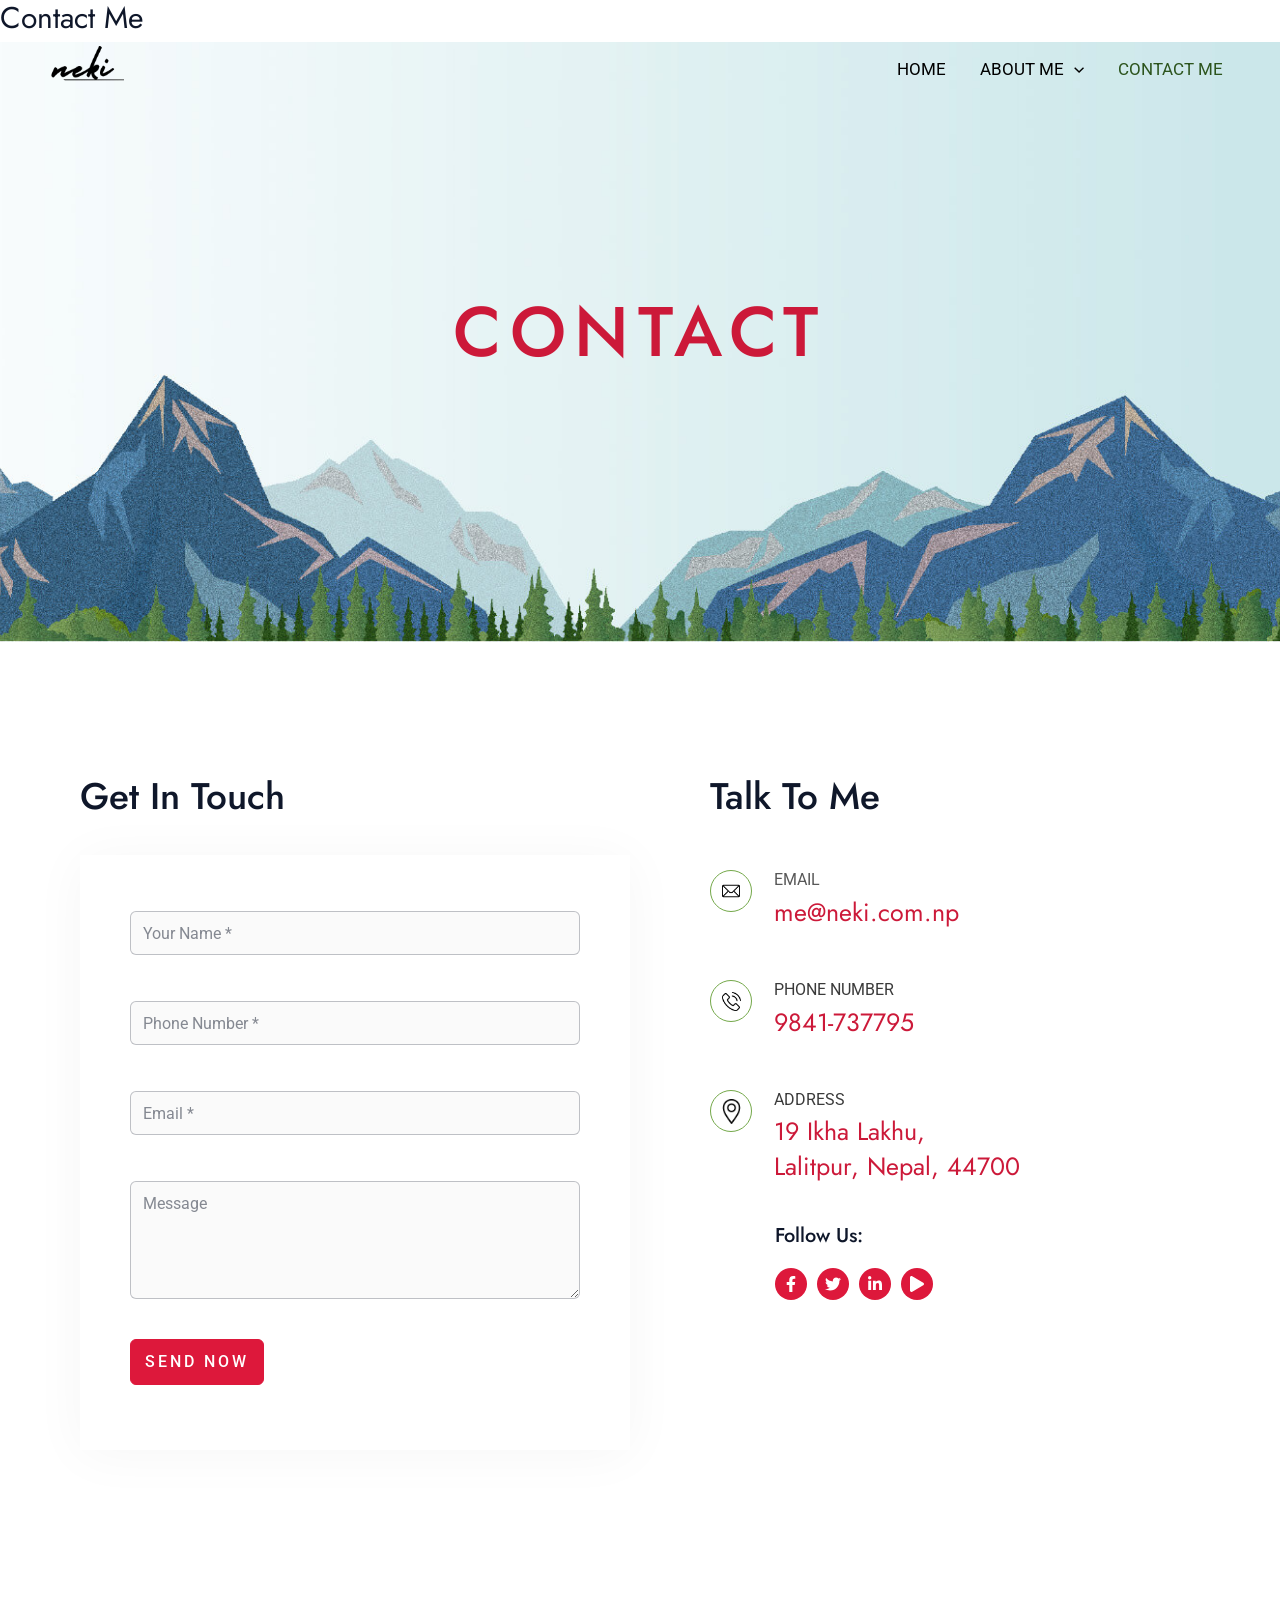
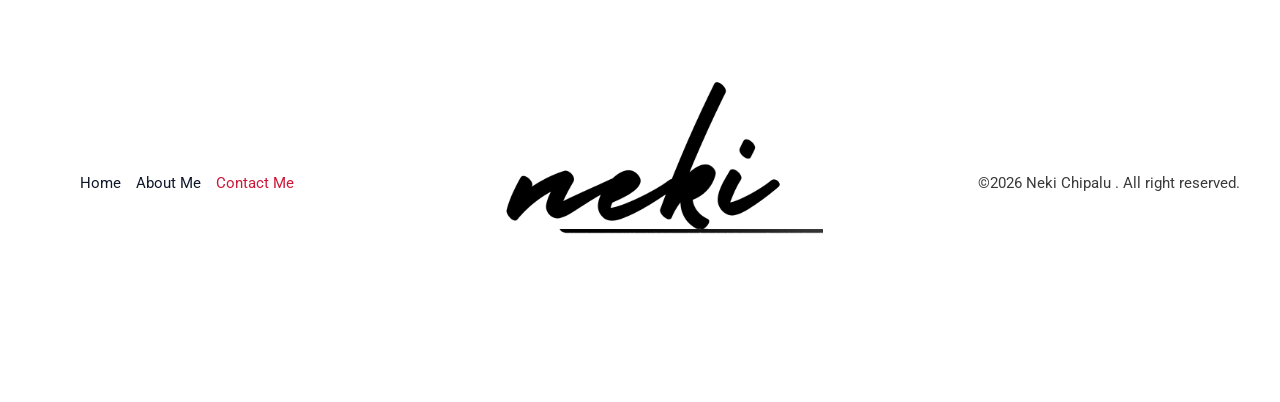
<file: contact-3/index.html>
<!DOCTYPE html>
<html lang="en-US">
<head><meta charset="UTF-8">

<meta name="viewport" content="width=device-width, initial-scale=1">
	<link rel="profile" href="https://gmpg.org/xfn/11"> 
	<title>Contact Me - Neki Webpage</title>
<link rel="dns-prefetch" href="//fonts.googleapis.com">
<link href="https://fonts.googleapis.com/" rel="preconnect">
<link href="https://fonts.gstatic.com/" crossorigin="anonymous" rel="preconnect">
<link rel="alternate" type="application/rss+xml" title="Neki Webpage » Feed" href="./../feed/index.html">
<link rel="alternate" type="application/rss+xml" title="Neki Webpage » Comments Feed" href="./../comments/feed/index.html">
<!-- SureRank Meta Data -->
<link rel="canonical" href="./index.html">
<meta name="description" content="Contact Get In Touch Talk To Me EMAIL me@neki.com.np PHONE NUMBER 9841-737795 ADDRESS 19 Ikha Lakhu, Lalitpur, Nepal, 44700 Follow Us: Facebook-f Twitter">
<meta name="robots" content="index, follow">
<meta property="og:url" content="./index.html">
<meta property="og:site_name" content="Neki Webpage">
<meta property="og:locale" content="en_US">
<meta property="og:type" content="article">
<meta property="og:title" content="Contact Me - Neki Webpage">
<meta property="og:description" content="Contact Get In Touch Talk To Me EMAIL me@neki.com.np PHONE NUMBER 9841-737795 ADDRESS 19 Ikha Lakhu, Lalitpur, Nepal, 44700 Follow Us: Facebook-f Twitter">
<meta property="article:published_time" content="2026-03-23T13:18:55+00:00">
<meta property="article:modified_time" content="2026-03-23T14:40:06+00:00">
<meta name="twitter:card" content="summary_large_image">
<meta name="twitter:title" content="Contact Me - Neki Webpage">
<meta name="twitter:description" content="Contact Get In Touch Talk To Me EMAIL me@neki.com.np PHONE NUMBER 9841-737795 ADDRESS 19 Ikha Lakhu, Lalitpur, Nepal, 44700 Follow Us: Facebook-f Twitter">
<script type="application/ld+json" id="surerank-schema">{"@context":"https://schema.org","@graph":[{"@type":"WebSite","@id":"//#website","name":"Neki Webpage","author":{"@id":"//contact-3#person"},"copyrightHolder":{"@id":"//contact-3#person"},"description":"Building Vision Into Reality","url":"//","potentialAction":{"@id":"//#searchaction"},"publisher":{"@id":"//#organization"}},{"@type":"WebPage","@id":"//contact-3#webpage","name":"Contact Me","author":{"@id":"//contact-3#person"},"inLanguage":"en_US","url":"//contact-3","breadcrumb":{"@id":"//contact-3#breadcrumblist"},"contributor":{"@id":"//contact-3#person"},"copyrightHolder":{"@id":"//contact-3#person"},"datePublished":"2026-03-23T13:18:55+00:00","dateModified":"2026-03-23T14:40:06+00:00","isPartOf":{"@id":"//#website"},"publisher":{"@id":"//#organization"}},{"@type":"Organization","@id":"//#organization","name":"Neki Webpage","founder":[{"@type":"Person","name":"admin"}],"slogan":"Building Vision Into Reality","url":"// "},{"@type":"BreadcrumbList","name":"BreadcrumbList","@id":"//contact-3#breadcrumblist","itemListElement":[{"@type":"ListItem","position":1,"item":{"@id":"/","name":"Home"}},{"@type":"ListItem","position":2,"item":{"@id":"//contact-3/","name":"Contact Me"}}]},{"@type":"SearchAction","@id":"//#searchaction","target":"//?s={search_term_string}","query-input":"required name=search_term_string"}]}</script>
<!-- /SureRank Meta Data -->
<link rel="alternate" title="oEmbed (JSON)" type="application/json+oembed" href="./../wp-json/oembed/1.0/embed/index.html?url=.%2F%2Fcontact-3%2F">
<link rel="alternate" title="oEmbed (XML)" type="text/xml+oembed" href="./../wp-json/oembed/1.0/embed/index.html?url=.%2F%2Fcontact-3%2F&amp;format=xml">
<style id="wp-img-auto-sizes-contain-inline-css">
img:is([sizes=auto i],[sizes^="auto," i]){contain-intrinsic-size:3000px 1500px}
/*# sourceURL=wp-img-auto-sizes-contain-inline-css */
</style>
<link rel="stylesheet" id="astra-theme-css-css" href="./../wp-content/themes/astra/assets/css/minified/main.min.css?ver=4.12.6" media="all">
<style id="astra-theme-css-inline-css">
:root{--ast-post-nav-space:0;--ast-container-default-xlg-padding:6.67em;--ast-container-default-lg-padding:5.67em;--ast-container-default-slg-padding:4.34em;--ast-container-default-md-padding:3.34em;--ast-container-default-sm-padding:6.67em;--ast-container-default-xs-padding:2.4em;--ast-container-default-xxs-padding:1.4em;--ast-code-block-background:#EEEEEE;--ast-comment-inputs-background:#FAFAFA;--ast-normal-container-width:1200px;--ast-narrow-container-width:750px;--ast-blog-title-font-weight:normal;--ast-blog-meta-weight:inherit;--ast-global-color-primary:var(--ast-global-color-5);--ast-global-color-secondary:var(--ast-global-color-4);--ast-global-color-alternate-background:var(--ast-global-color-7);--ast-global-color-subtle-background:var(--ast-global-color-6);--ast-bg-style-guide:var( --ast-global-color-secondary,--ast-global-color-5 );--ast-shadow-style-guide:0px 0px 4px 0 #00000057;--ast-global-dark-bg-style:#fff;--ast-global-dark-lfs:#fbfbfb;--ast-widget-bg-color:#fafafa;--ast-wc-container-head-bg-color:#fbfbfb;--ast-title-layout-bg:#eeeeee;--ast-search-border-color:#e7e7e7;--ast-lifter-hover-bg:#e6e6e6;--ast-gallery-block-color:#000;--srfm-color-input-label:var(--ast-global-color-2);}html{font-size:106.25%;}a,.page-title{color:var(--ast-global-color-3);}a:hover,a:focus{color:var(--ast-global-color-0);}body,button,input,select,textarea,.ast-button,.ast-custom-button{font-family:'Roboto',sans-serif;font-weight:400;font-size:17px;font-size:1rem;line-height:var(--ast-body-line-height,1.7em);}blockquote{color:var(--ast-global-color-3);}p,.entry-content p{margin-bottom:0em;}h1,h2,h3,h4,h5,h6,.entry-content :where(h1,h2,h3,h4,h5,h6),.site-title,.site-title a{font-family:'Jost',sans-serif;font-weight:500;text-transform:none;}.ast-site-identity .site-title a{color:var(--ast-global-color-5);}.site-title{font-size:35px;font-size:2.0588235294118rem;display:none;}header .custom-logo-link img{max-width:84px;width:84px;}.astra-logo-svg{width:84px;}.site-header .site-description{font-size:15px;font-size:0.88235294117647rem;display:none;}.entry-title{font-size:30px;font-size:1.7647058823529rem;}.archive .ast-article-post .ast-article-inner,.blog .ast-article-post .ast-article-inner,.archive .ast-article-post .ast-article-inner:hover,.blog .ast-article-post .ast-article-inner:hover{overflow:hidden;}h1,.entry-content :where(h1){font-size:87px;font-size:5.1176470588235rem;font-weight:normal;font-family:'Jost',sans-serif;line-height:1.4em;text-transform:none;}h2,.entry-content :where(h2){font-size:41px;font-size:2.4117647058824rem;font-weight:500;font-family:'Jost',sans-serif;line-height:1.3em;text-transform:none;}h3,.entry-content :where(h3){font-size:28px;font-size:1.6470588235294rem;font-weight:600;font-family:'Jost',sans-serif;line-height:1.3em;text-transform:none;}h4,.entry-content :where(h4){font-size:24px;font-size:1.4117647058824rem;line-height:1.2em;font-weight:600;font-family:'Jost',sans-serif;text-transform:none;}h5,.entry-content :where(h5){font-size:18px;font-size:1.0588235294118rem;line-height:1.2em;font-weight:500;font-family:'Jost',sans-serif;text-transform:none;}h6,.entry-content :where(h6){font-size:15px;font-size:0.88235294117647rem;line-height:1.25em;font-weight:500;font-family:'Jost',sans-serif;text-transform:none;}::selection{background-color:var(--ast-global-color-0);color:#ffffff;}body,h1,h2,h3,h4,h5,h6,.entry-title a,.entry-content :where(h1,h2,h3,h4,h5,h6){color:var(--ast-global-color-3);}.tagcloud a:hover,.tagcloud a:focus,.tagcloud a.current-item{color:#ffffff;border-color:var(--ast-global-color-3);background-color:var(--ast-global-color-3);}input:focus,input[type="text"]:focus,input[type="email"]:focus,input[type="url"]:focus,input[type="password"]:focus,input[type="reset"]:focus,input[type="search"]:focus,textarea:focus{border-color:var(--ast-global-color-3);}input[type="radio"]:checked,input[type=reset],input[type="checkbox"]:checked,input[type="checkbox"]:hover:checked,input[type="checkbox"]:focus:checked,input[type=range]::-webkit-slider-thumb{border-color:var(--ast-global-color-3);background-color:var(--ast-global-color-3);box-shadow:none;}.site-footer a:hover + .post-count,.site-footer a:focus + .post-count{background:var(--ast-global-color-3);border-color:var(--ast-global-color-3);}.single .nav-links .nav-previous,.single .nav-links .nav-next{color:var(--ast-global-color-3);}.entry-meta,.entry-meta *{line-height:1.45;color:var(--ast-global-color-3);}.entry-meta a:not(.ast-button):hover,.entry-meta a:not(.ast-button):hover *,.entry-meta a:not(.ast-button):focus,.entry-meta a:not(.ast-button):focus *,.page-links > .page-link,.page-links .page-link:hover,.post-navigation a:hover{color:var(--ast-global-color-0);}#cat option,.secondary .calendar_wrap thead a,.secondary .calendar_wrap thead a:visited{color:var(--ast-global-color-3);}.secondary .calendar_wrap #today,.ast-progress-val span{background:var(--ast-global-color-3);}.secondary a:hover + .post-count,.secondary a:focus + .post-count{background:var(--ast-global-color-3);border-color:var(--ast-global-color-3);}.calendar_wrap #today > a{color:#ffffff;}.page-links .page-link,.single .post-navigation a{color:var(--ast-global-color-3);}.ast-search-menu-icon .search-form button.search-submit{padding:0 4px;}.ast-search-menu-icon form.search-form{padding-right:0;}.ast-header-search .ast-search-menu-icon.ast-dropdown-active .search-form,.ast-header-search .ast-search-menu-icon.ast-dropdown-active .search-field:focus{transition:all 0.2s;}.search-form input.search-field:focus{outline:none;}.ast-mobile-header-content .ast-builder-layout-element:not(.ast-builder-menu):not(.ast-header-divider-element),.ast-mobile-popup-content .ast-builder-layout-element:not(.ast-builder-menu):not(.ast-header-divider-element){padding:15px 20px;}.astra-logo-svg:not(.sticky-custom-logo .astra-logo-svg,.transparent-custom-logo .astra-logo-svg,.advanced-header-logo .astra-logo-svg){height:60px;}.ast-archive-title{color:var(--ast-global-color-2);}.wp-block-latest-posts > li > a{color:var(--ast-global-color-2);}.widget-title,.widget .wp-block-heading{font-size:24px;font-size:1.4117647058824rem;color:var(--ast-global-color-2);}.ast-search-menu-icon.slide-search a:focus-visible:focus-visible,.astra-search-icon:focus-visible,#close:focus-visible,a:focus-visible,.ast-menu-toggle:focus-visible,.site .skip-link:focus-visible,.wp-block-loginout input:focus-visible,.wp-block-search.wp-block-search__button-inside .wp-block-search__inside-wrapper,.ast-header-navigation-arrow:focus-visible,.ast-orders-table__row .ast-orders-table__cell:focus-visible,a#ast-apply-coupon:focus-visible,#ast-apply-coupon:focus-visible,#close:focus-visible,.button.search-submit:focus-visible,#search_submit:focus,.normal-search:focus-visible,.ast-header-account-wrap:focus-visible,.astra-cart-drawer-close:focus,.ast-single-variation:focus,.ast-button:focus,.ast-builder-button-wrap:has(.ast-custom-button-link:focus),.ast-builder-button-wrap .ast-custom-button-link:focus{outline-style:dotted;outline-color:inherit;outline-width:thin;}input:focus,input[type="text"]:focus,input[type="email"]:focus,input[type="url"]:focus,input[type="password"]:focus,input[type="reset"]:focus,input[type="search"]:focus,input[type="number"]:focus,textarea:focus,.wp-block-search__input:focus,[data-section="section-header-mobile-trigger"] .ast-button-wrap .ast-mobile-menu-trigger-minimal:focus,.ast-mobile-popup-drawer.active .menu-toggle-close:focus,#ast-scroll-top:focus,#coupon_code:focus,#ast-coupon-code:focus{border-style:dotted;border-color:inherit;border-width:thin;}input{outline:none;}.ast-logo-title-inline .site-logo-img{padding-right:1em;}.site-logo-img img{ transition:all 0.2s linear;}body .ast-oembed-container *{position:absolute;top:0;width:100%;height:100%;left:0;}body .wp-block-embed-pocket-casts .ast-oembed-container *{position:unset;}.ast-single-post-featured-section + article {margin-top: 2em;}.site-content .ast-single-post-featured-section img {width: 100%;overflow: hidden;object-fit: cover;}.site > .ast-single-related-posts-container {margin-top: 0;}@media (min-width: 922px) {.ast-desktop .ast-container--narrow {max-width: var(--ast-narrow-container-width);margin: 0 auto;}}.ast-page-builder-template .hentry {margin: 0;}.ast-page-builder-template .site-content > .ast-container {max-width: 100%;padding: 0;}.ast-page-builder-template .site .site-content #primary {padding: 0;margin: 0;}.ast-page-builder-template .no-results {text-align: center;margin: 4em auto;}.ast-page-builder-template .ast-pagination {padding: 2em;}.ast-page-builder-template .entry-header.ast-no-title.ast-no-thumbnail {margin-top: 0;}.ast-page-builder-template .entry-header.ast-header-without-markup {margin-top: 0;margin-bottom: 0;}.ast-page-builder-template .entry-header.ast-no-title.ast-no-meta {margin-bottom: 0;}.ast-page-builder-template.single .post-navigation {padding-bottom: 2em;}.ast-page-builder-template.single-post .site-content > .ast-container {max-width: 100%;}.ast-page-builder-template .entry-header {margin-top: 4em;margin-left: auto;margin-right: auto;padding-left: 20px;padding-right: 20px;}.single.ast-page-builder-template .entry-header {padding-left: 20px;padding-right: 20px;}.ast-page-builder-template .ast-archive-description {margin: 4em auto 0;padding-left: 20px;padding-right: 20px;}@media (max-width:921.9px){#ast-desktop-header{display:none;}}@media (min-width:922px){#ast-mobile-header{display:none;}}.wp-block-buttons.aligncenter{justify-content:center;}@media (max-width:921px){.ast-theme-transparent-header #primary,.ast-theme-transparent-header #secondary{padding:0;}}@media (max-width:921px){.ast-plain-container.ast-no-sidebar #primary{padding:0;}}.ast-plain-container.ast-no-sidebar #primary{margin-top:0;margin-bottom:0;}.wp-block-button.is-style-outline .wp-block-button__link{border-color:var(--ast-global-color-0);border-top-width:0px;border-right-width:0px;border-bottom-width:0px;border-left-width:0px;}div.wp-block-button.is-style-outline > .wp-block-button__link:not(.has-text-color),div.wp-block-button.wp-block-button__link.is-style-outline:not(.has-text-color){color:var(--ast-global-color-0);}.wp-block-button.is-style-outline .wp-block-button__link:hover,.wp-block-buttons .wp-block-button.is-style-outline .wp-block-button__link:focus,.wp-block-buttons .wp-block-button.is-style-outline > .wp-block-button__link:not(.has-text-color):hover,.wp-block-buttons .wp-block-button.wp-block-button__link.is-style-outline:not(.has-text-color):hover{color:#ffffff;background-color:var(--ast-global-color-1);border-color:var(--ast-global-color-1);}.post-page-numbers.current .page-link,.ast-pagination .page-numbers.current{color:#ffffff;border-color:var(--ast-global-color-0);background-color:var(--ast-global-color-0);}.wp-block-button.is-style-outline .wp-block-button__link{border-top-width:0px;border-right-width:0px;border-bottom-width:0px;border-left-width:0px;}.wp-block-button.is-style-outline .wp-block-button__link.wp-element-button,.ast-outline-button{border-color:var(--ast-global-color-0);font-family:inherit;font-weight:400;font-size:16px;font-size:0.94117647058824rem;line-height:1em;border-top-left-radius:0px;border-top-right-radius:0px;border-bottom-right-radius:0px;border-bottom-left-radius:0px;}.wp-block-buttons .wp-block-button.is-style-outline > .wp-block-button__link:not(.has-text-color),.wp-block-buttons .wp-block-button.wp-block-button__link.is-style-outline:not(.has-text-color),.ast-outline-button{color:var(--ast-global-color-0);}.wp-block-button.is-style-outline .wp-block-button__link:hover,.wp-block-buttons .wp-block-button.is-style-outline .wp-block-button__link:focus,.wp-block-buttons .wp-block-button.is-style-outline > .wp-block-button__link:not(.has-text-color):hover,.wp-block-buttons .wp-block-button.wp-block-button__link.is-style-outline:not(.has-text-color):hover,.ast-outline-button:hover,.ast-outline-button:focus,.wp-block-uagb-buttons-child .uagb-buttons-repeater.ast-outline-button:hover,.wp-block-uagb-buttons-child .uagb-buttons-repeater.ast-outline-button:focus{color:#ffffff;background-color:var(--ast-global-color-1);border-color:var(--ast-global-color-1);}.wp-block-button .wp-block-button__link.wp-element-button.is-style-outline:not(.has-background),.wp-block-button.is-style-outline>.wp-block-button__link.wp-element-button:not(.has-background),.ast-outline-button{background-color:var(--ast-global-color-0);}@media (max-width:921px){.wp-block-button.is-style-outline .wp-block-button__link.wp-element-button,.ast-outline-button{font-size:16px;font-size:0.94117647058824rem;}}@media (max-width:544px){.wp-block-button.is-style-outline .wp-block-button__link.wp-element-button,.ast-outline-button{font-size:15px;font-size:0.88235294117647rem;}}.entry-content[data-ast-blocks-layout] > figure{margin-bottom:1em;}h1.widget-title{font-weight:normal;}h2.widget-title{font-weight:500;}h3.widget-title{font-weight:600;}@media (max-width:921px){.ast-left-sidebar #content > .ast-container{display:flex;flex-direction:column-reverse;width:100%;}.ast-separate-container .ast-article-post,.ast-separate-container .ast-article-single{padding:1.5em 2.14em;}.ast-author-box img.avatar{margin:20px 0 0 0;}}@media (min-width:922px){.ast-separate-container.ast-right-sidebar #primary,.ast-separate-container.ast-left-sidebar #primary{border:0;}.search-no-results.ast-separate-container #primary{margin-bottom:4em;}}.elementor-widget-button .elementor-button{border-style:solid;text-decoration:none;border-top-width:0px;border-right-width:0px;border-left-width:0px;border-bottom-width:0px;}body .elementor-button.elementor-size-sm,body .elementor-button.elementor-size-xs,body .elementor-button.elementor-size-md,body .elementor-button.elementor-size-lg,body .elementor-button.elementor-size-xl,body .elementor-button{border-top-left-radius:30px;border-top-right-radius:30px;border-bottom-right-radius:30px;border-bottom-left-radius:30px;padding-top:10px;padding-right:20px;padding-bottom:10px;padding-left:20px;}.elementor-widget-button .elementor-button{border-color:var(--ast-global-color-0);background-color:var(--ast-global-color-0);}.elementor-widget-button .elementor-button:hover,.elementor-widget-button .elementor-button:focus{color:#ffffff;background-color:var(--ast-global-color-1);border-color:var(--ast-global-color-1);}.wp-block-button .wp-block-button__link ,.elementor-widget-button .elementor-button,.elementor-widget-button .elementor-button:visited{color:#ffffff;}.elementor-widget-button .elementor-button{font-weight:400;font-size:16px;font-size:0.94117647058824rem;line-height:1em;text-transform:none;letter-spacing:3px;}body .elementor-button.elementor-size-sm,body .elementor-button.elementor-size-xs,body .elementor-button.elementor-size-md,body .elementor-button.elementor-size-lg,body .elementor-button.elementor-size-xl,body .elementor-button{font-size:16px;font-size:0.94117647058824rem;}.wp-block-button .wp-block-button__link:hover,.wp-block-button .wp-block-button__link:focus{color:#ffffff;background-color:var(--ast-global-color-1);border-color:var(--ast-global-color-1);}.elementor-widget-heading h1.elementor-heading-title{line-height:1.4em;}.elementor-widget-heading h2.elementor-heading-title{line-height:1.3em;}.elementor-widget-heading h3.elementor-heading-title{line-height:1.3em;}.elementor-widget-heading h4.elementor-heading-title{line-height:1.2em;}.elementor-widget-heading h5.elementor-heading-title{line-height:1.2em;}.elementor-widget-heading h6.elementor-heading-title{line-height:1.25em;}.wp-block-button .wp-block-button__link,.wp-block-search .wp-block-search__button,body .wp-block-file .wp-block-file__button{border-style:solid;border-top-width:0px;border-right-width:0px;border-left-width:0px;border-bottom-width:0px;border-color:var(--ast-global-color-0);background-color:var(--ast-global-color-0);color:#ffffff;font-family:inherit;font-weight:400;line-height:1em;text-transform:none;letter-spacing:3px;font-size:16px;font-size:0.94117647058824rem;border-top-left-radius:30px;border-top-right-radius:30px;border-bottom-right-radius:30px;border-bottom-left-radius:30px;padding-top:10px;padding-right:20px;padding-bottom:10px;padding-left:20px;}@media (max-width:921px){.wp-block-button .wp-block-button__link,.wp-block-search .wp-block-search__button,body .wp-block-file .wp-block-file__button{font-size:16px;font-size:0.94117647058824rem;}}@media (max-width:544px){.wp-block-button .wp-block-button__link,.wp-block-search .wp-block-search__button,body .wp-block-file .wp-block-file__button{font-size:15px;font-size:0.88235294117647rem;}}.menu-toggle,button,.ast-button,.ast-custom-button,.button,input#submit,input[type="button"],input[type="submit"],input[type="reset"],form[CLASS*="wp-block-search__"].wp-block-search .wp-block-search__inside-wrapper .wp-block-search__button,body .wp-block-file .wp-block-file__button{border-style:solid;border-top-width:0px;border-right-width:0px;border-left-width:0px;border-bottom-width:0px;color:#ffffff;border-color:var(--ast-global-color-0);background-color:var(--ast-global-color-0);padding-top:10px;padding-right:20px;padding-bottom:10px;padding-left:20px;font-family:inherit;font-weight:400;font-size:16px;font-size:0.94117647058824rem;line-height:1em;text-transform:none;letter-spacing:3px;border-top-left-radius:30px;border-top-right-radius:30px;border-bottom-right-radius:30px;border-bottom-left-radius:30px;}button:focus,.menu-toggle:hover,button:hover,.ast-button:hover,.ast-custom-button:hover .button:hover,.ast-custom-button:hover ,input[type=reset]:hover,input[type=reset]:focus,input#submit:hover,input#submit:focus,input[type="button"]:hover,input[type="button"]:focus,input[type="submit"]:hover,input[type="submit"]:focus,form[CLASS*="wp-block-search__"].wp-block-search .wp-block-search__inside-wrapper .wp-block-search__button:hover,form[CLASS*="wp-block-search__"].wp-block-search .wp-block-search__inside-wrapper .wp-block-search__button:focus,body .wp-block-file .wp-block-file__button:hover,body .wp-block-file .wp-block-file__button:focus{color:#ffffff;background-color:var(--ast-global-color-1);border-color:var(--ast-global-color-1);}@media (max-width:921px){.menu-toggle,button,.ast-button,.ast-custom-button,.button,input#submit,input[type="button"],input[type="submit"],input[type="reset"],form[CLASS*="wp-block-search__"].wp-block-search .wp-block-search__inside-wrapper .wp-block-search__button,body .wp-block-file .wp-block-file__button{font-size:16px;font-size:0.94117647058824rem;}}@media (max-width:544px){.menu-toggle,button,.ast-button,.ast-custom-button,.button,input#submit,input[type="button"],input[type="submit"],input[type="reset"],form[CLASS*="wp-block-search__"].wp-block-search .wp-block-search__inside-wrapper .wp-block-search__button,body .wp-block-file .wp-block-file__button{font-size:15px;font-size:0.88235294117647rem;}}@media (max-width:921px){.menu-toggle,button,.ast-button,.button,input#submit,input[type="button"],input[type="submit"],input[type="reset"]{font-size:16px;font-size:0.94117647058824rem;}.ast-mobile-header-stack .main-header-bar .ast-search-menu-icon{display:inline-block;}.ast-header-break-point.ast-header-custom-item-outside .ast-mobile-header-stack .main-header-bar .ast-search-icon{margin:0;}.ast-comment-avatar-wrap img{max-width:2.5em;}.ast-comment-meta{padding:0 1.8888em 1.3333em;}.ast-separate-container .ast-comment-list li.depth-1{padding:1.5em 2.14em;}.ast-separate-container .comment-respond{padding:2em 2.14em;}}@media (min-width:544px){.ast-container{max-width:100%;}}@media (max-width:544px){.ast-separate-container .ast-article-post,.ast-separate-container .ast-article-single,.ast-separate-container .comments-title,.ast-separate-container .ast-archive-description{padding:1.5em 1em;}.ast-separate-container #content .ast-container{padding-left:0.54em;padding-right:0.54em;}.ast-separate-container .ast-comment-list .bypostauthor{padding:.5em;}.ast-search-menu-icon.ast-dropdown-active .search-field{width:170px;}.menu-toggle,button,.ast-button,.button,input#submit,input[type="button"],input[type="submit"],input[type="reset"]{font-size:15px;font-size:0.88235294117647rem;}} #ast-mobile-header .ast-site-header-cart-li a{pointer-events:none;}body,.ast-separate-container{background-color:var(--ast-global-color-5);background-image:none;}@media (max-width:921px){.widget-title{font-size:22px;font-size:1.375rem;}body,button,input,select,textarea,.ast-button,.ast-custom-button{font-size:16px;font-size:0.94117647058824rem;}#secondary,#secondary button,#secondary input,#secondary select,#secondary textarea{font-size:16px;font-size:0.94117647058824rem;}.site-title{display:none;}.site-header .site-description{display:none;}h1,.entry-content :where(h1){font-size:30px;}h2,.entry-content :where(h2){font-size:25px;}h3,.entry-content :where(h3){font-size:28px;}h4,.entry-content :where(h4){font-size:24px;font-size:1.4117647058824rem;}.astra-logo-svg{width:96px;}header .custom-logo-link img,.ast-header-break-point .site-logo-img .custom-mobile-logo-link img{max-width:96px;width:96px;}}@media (max-width:544px){.site-title{display:none;}.site-header .site-description{display:none;}h1,.entry-content :where(h1){font-size:30px;}h2,.entry-content :where(h2){font-size:25px;}h3,.entry-content :where(h3){font-size:28px;}h4,.entry-content :where(h4){font-size:24px;font-size:1.4117647058824rem;}header .custom-logo-link img,.ast-header-break-point .site-branding img,.ast-header-break-point .custom-logo-link img{max-width:96px;width:96px;}.astra-logo-svg{width:96px;}.ast-header-break-point .site-logo-img .custom-mobile-logo-link img{max-width:96px;}}@media (max-width:544px){html{font-size:96.9%;}}@media (min-width:922px){.ast-container{max-width:1240px;}}@media (min-width:922px){.site-content .ast-container{display:flex;}}@media (max-width:921px){.site-content .ast-container{flex-direction:column;}}@media (min-width:922px){.main-header-menu .sub-menu .menu-item.ast-left-align-sub-menu:hover > .sub-menu,.main-header-menu .sub-menu .menu-item.ast-left-align-sub-menu.focus > .sub-menu{margin-left:-0px;}}.ast-theme-transparent-header .ast-header-search .astra-search-icon,.ast-theme-transparent-header .ast-header-search .search-field::placeholder,.ast-theme-transparent-header .ast-header-search .ast-icon{color:#ffffff;}.ast-theme-transparent-header [data-section="section-header-mobile-trigger"] .ast-button-wrap .mobile-menu-toggle-icon .ast-mobile-svg{fill:#ffffff;}.ast-theme-transparent-header [data-section="section-header-mobile-trigger"] .ast-button-wrap .mobile-menu-wrap .mobile-menu{color:#ffffff;}.ast-theme-transparent-header [data-section="section-header-mobile-trigger"] .ast-button-wrap .ast-mobile-menu-trigger-fill{background:var(--ast-global-color-0);}.ast-theme-transparent-header [data-section="section-header-mobile-trigger"] .ast-button-wrap .ast-mobile-menu-trigger-fill,.ast-theme-transparent-header [data-section="section-header-mobile-trigger"] .ast-button-wrap .ast-mobile-menu-trigger-minimal{color:#ffffff;border:none;}.site .comments-area{padding-bottom:3em;}.wp-block-file {display: flex;align-items: center;flex-wrap: wrap;justify-content: space-between;}.wp-block-pullquote {border: none;}.wp-block-pullquote blockquote::before {content: "\201D";font-family: "Helvetica",sans-serif;display: flex;transform: rotate( 180deg );font-size: 6rem;font-style: normal;line-height: 1;font-weight: bold;align-items: center;justify-content: center;}.has-text-align-right > blockquote::before {justify-content: flex-start;}.has-text-align-left > blockquote::before {justify-content: flex-end;}figure.wp-block-pullquote.is-style-solid-color blockquote {max-width: 100%;text-align: inherit;}:root {--wp--custom--ast-default-block-top-padding: 3em;--wp--custom--ast-default-block-right-padding: 3em;--wp--custom--ast-default-block-bottom-padding: 3em;--wp--custom--ast-default-block-left-padding: 3em;--wp--custom--ast-container-width: 1200px;--wp--custom--ast-content-width-size: 1200px;--wp--custom--ast-wide-width-size: calc(1200px + var(--wp--custom--ast-default-block-left-padding) + var(--wp--custom--ast-default-block-right-padding));}.ast-narrow-container {--wp--custom--ast-content-width-size: 750px;--wp--custom--ast-wide-width-size: 750px;}@media(max-width: 921px) {:root {--wp--custom--ast-default-block-top-padding: 3em;--wp--custom--ast-default-block-right-padding: 2em;--wp--custom--ast-default-block-bottom-padding: 3em;--wp--custom--ast-default-block-left-padding: 2em;}}@media(max-width: 544px) {:root {--wp--custom--ast-default-block-top-padding: 3em;--wp--custom--ast-default-block-right-padding: 1.5em;--wp--custom--ast-default-block-bottom-padding: 3em;--wp--custom--ast-default-block-left-padding: 1.5em;}}.entry-content > .wp-block-group,.entry-content > .wp-block-cover,.entry-content > .wp-block-columns {padding-top: var(--wp--custom--ast-default-block-top-padding);padding-right: var(--wp--custom--ast-default-block-right-padding);padding-bottom: var(--wp--custom--ast-default-block-bottom-padding);padding-left: var(--wp--custom--ast-default-block-left-padding);}.ast-plain-container.ast-no-sidebar .entry-content > .alignfull,.ast-page-builder-template .ast-no-sidebar .entry-content > .alignfull {margin-left: calc( -50vw + 50%);margin-right: calc( -50vw + 50%);max-width: 100vw;width: 100vw;}.ast-plain-container.ast-no-sidebar .entry-content .alignfull .alignfull,.ast-page-builder-template.ast-no-sidebar .entry-content .alignfull .alignfull,.ast-plain-container.ast-no-sidebar .entry-content .alignfull .alignwide,.ast-page-builder-template.ast-no-sidebar .entry-content .alignfull .alignwide,.ast-plain-container.ast-no-sidebar .entry-content .alignwide .alignfull,.ast-page-builder-template.ast-no-sidebar .entry-content .alignwide .alignfull,.ast-plain-container.ast-no-sidebar .entry-content .alignwide .alignwide,.ast-page-builder-template.ast-no-sidebar .entry-content .alignwide .alignwide,.ast-plain-container.ast-no-sidebar .entry-content .wp-block-column .alignfull,.ast-page-builder-template.ast-no-sidebar .entry-content .wp-block-column .alignfull,.ast-plain-container.ast-no-sidebar .entry-content .wp-block-column .alignwide,.ast-page-builder-template.ast-no-sidebar .entry-content .wp-block-column .alignwide {margin-left: auto;margin-right: auto;width: 100%;}[data-ast-blocks-layout] .wp-block-separator:not(.is-style-dots) {height: 0;}[data-ast-blocks-layout] .wp-block-separator {margin: 20px auto;}[data-ast-blocks-layout] .wp-block-separator:not(.is-style-wide):not(.is-style-dots) {max-width: 100px;}[data-ast-blocks-layout] .wp-block-separator.has-background {padding: 0;}.entry-content[data-ast-blocks-layout] > * {max-width: var(--wp--custom--ast-content-width-size);margin-left: auto;margin-right: auto;}.entry-content[data-ast-blocks-layout] > .alignwide {max-width: var(--wp--custom--ast-wide-width-size);}.entry-content[data-ast-blocks-layout] .alignfull {max-width: none;}.entry-content .wp-block-columns {margin-bottom: 0;}blockquote {margin: 1.5em;border-color: rgba(0,0,0,0.05);}.wp-block-quote:not(.has-text-align-right):not(.has-text-align-center) {border-left: 5px solid rgba(0,0,0,0.05);}.has-text-align-right > blockquote,blockquote.has-text-align-right {border-right: 5px solid rgba(0,0,0,0.05);}.has-text-align-left > blockquote,blockquote.has-text-align-left {border-left: 5px solid rgba(0,0,0,0.05);}.wp-block-site-tagline,.wp-block-latest-posts .read-more {margin-top: 15px;}.wp-block-loginout p label {display: block;}.wp-block-loginout p:not(.login-remember):not(.login-submit) input {width: 100%;}.wp-block-loginout input:focus {border-color: transparent;}.wp-block-loginout input:focus {outline: thin dotted;}.entry-content .wp-block-media-text .wp-block-media-text__content {padding: 0 0 0 8%;}.entry-content .wp-block-media-text.has-media-on-the-right .wp-block-media-text__content {padding: 0 8% 0 0;}.entry-content .wp-block-media-text.has-background .wp-block-media-text__content {padding: 8%;}.entry-content .wp-block-cover:not([class*="background-color"]):not(.has-text-color.has-link-color) .wp-block-cover__inner-container,.entry-content .wp-block-cover:not([class*="background-color"]) .wp-block-cover-image-text,.entry-content .wp-block-cover:not([class*="background-color"]) .wp-block-cover-text,.entry-content .wp-block-cover-image:not([class*="background-color"]) .wp-block-cover__inner-container,.entry-content .wp-block-cover-image:not([class*="background-color"]) .wp-block-cover-image-text,.entry-content .wp-block-cover-image:not([class*="background-color"]) .wp-block-cover-text {color: var(--ast-global-color-primary,var(--ast-global-color-5));}.wp-block-loginout .login-remember input {width: 1.1rem;height: 1.1rem;margin: 0 5px 4px 0;vertical-align: middle;}.wp-block-latest-posts > li > *:first-child,.wp-block-latest-posts:not(.is-grid) > li:first-child {margin-top: 0;}.entry-content > .wp-block-buttons,.entry-content > .wp-block-uagb-buttons {margin-bottom: 1.5em;}.wp-block-search__inside-wrapper .wp-block-search__input {padding: 0 10px;color: var(--ast-global-color-3);background: var(--ast-global-color-primary,var(--ast-global-color-5));border-color: var(--ast-border-color);}.wp-block-latest-posts .read-more {margin-bottom: 1.5em;}.wp-block-search__no-button .wp-block-search__inside-wrapper .wp-block-search__input {padding-top: 5px;padding-bottom: 5px;}.wp-block-latest-posts .wp-block-latest-posts__post-date,.wp-block-latest-posts .wp-block-latest-posts__post-author {font-size: 1rem;}.wp-block-latest-posts > li > *,.wp-block-latest-posts:not(.is-grid) > li {margin-top: 12px;margin-bottom: 12px;}.ast-page-builder-template .entry-content[data-ast-blocks-layout] > .alignwide:where(:not(.uagb-is-root-container):not(.spectra-is-root-container)) > * {max-width: var(--wp--custom--ast-wide-width-size);}.ast-page-builder-template .entry-content[data-ast-blocks-layout] > .inherit-container-width > *,.ast-page-builder-template .entry-content[data-ast-blocks-layout] > *:not(.wp-block-group):where(:not(.uagb-is-root-container):not(.spectra-is-root-container)) > *,.entry-content[data-ast-blocks-layout] > .wp-block-cover .wp-block-cover__inner-container {max-width: var(--wp--custom--ast-content-width-size) ;margin-left: auto;margin-right: auto;}.ast-page-builder-template .entry-content[data-ast-blocks-layout] > *,.ast-page-builder-template .entry-content[data-ast-blocks-layout] > .alignfull:where(:not(.wp-block-group):not(.uagb-is-root-container):not(.spectra-is-root-container)) > * {max-width: none;}.entry-content[data-ast-blocks-layout] .wp-block-cover:not(.alignleft):not(.alignright) {width: auto;}@media(max-width: 1200px) {.ast-separate-container .entry-content > .alignfull,.ast-separate-container .entry-content[data-ast-blocks-layout] > .alignwide,.ast-plain-container .entry-content[data-ast-blocks-layout] > .alignwide,.ast-plain-container .entry-content .alignfull {margin-left: calc(-1 * min(var(--ast-container-default-xlg-padding),20px)) ;margin-right: calc(-1 * min(var(--ast-container-default-xlg-padding),20px));}}@media(min-width: 1201px) {.ast-separate-container .entry-content > .alignfull {margin-left: calc(-1 * var(--ast-container-default-xlg-padding) );margin-right: calc(-1 * var(--ast-container-default-xlg-padding) );}.ast-separate-container .entry-content[data-ast-blocks-layout] > .alignwide,.ast-plain-container .entry-content[data-ast-blocks-layout] > .alignwide {margin-left: calc(-1 * var(--wp--custom--ast-default-block-left-padding) );margin-right: calc(-1 * var(--wp--custom--ast-default-block-right-padding) );}}@media(min-width: 921px) {.ast-separate-container .entry-content .wp-block-group.alignwide:not(.inherit-container-width) > :where(:not(.alignleft):not(.alignright)),.ast-plain-container .entry-content .wp-block-group.alignwide:not(.inherit-container-width) > :where(:not(.alignleft):not(.alignright)) {max-width: calc( var(--wp--custom--ast-content-width-size) + 80px );}.ast-plain-container.ast-right-sidebar .entry-content[data-ast-blocks-layout] .alignfull,.ast-plain-container.ast-left-sidebar .entry-content[data-ast-blocks-layout] .alignfull {margin-left: -60px;margin-right: -60px;}}@media(min-width: 544px) {.entry-content > .alignleft {margin-right: 20px;}.entry-content > .alignright {margin-left: 20px;}}@media (max-width:544px){.wp-block-columns .wp-block-column:not(:last-child){margin-bottom:20px;}.wp-block-latest-posts{margin:0;}}@media( max-width: 600px ) {.entry-content .wp-block-media-text .wp-block-media-text__content,.entry-content .wp-block-media-text.has-media-on-the-right .wp-block-media-text__content {padding: 8% 0 0;}.entry-content .wp-block-media-text.has-background .wp-block-media-text__content {padding: 8%;}}.ast-page-builder-template .entry-header {padding-left: 0;}.ast-narrow-container .site-content .wp-block-uagb-image--align-full .wp-block-uagb-image__figure {max-width: 100%;margin-left: auto;margin-right: auto;}:root .has-ast-global-color-0-color{color:var(--ast-global-color-0);}:root .has-ast-global-color-0-background-color{background-color:var(--ast-global-color-0);}:root .wp-block-button .has-ast-global-color-0-color{color:var(--ast-global-color-0);}:root .wp-block-button .has-ast-global-color-0-background-color{background-color:var(--ast-global-color-0);}:root .has-ast-global-color-1-color{color:var(--ast-global-color-1);}:root .has-ast-global-color-1-background-color{background-color:var(--ast-global-color-1);}:root .wp-block-button .has-ast-global-color-1-color{color:var(--ast-global-color-1);}:root .wp-block-button .has-ast-global-color-1-background-color{background-color:var(--ast-global-color-1);}:root .has-ast-global-color-2-color{color:var(--ast-global-color-2);}:root .has-ast-global-color-2-background-color{background-color:var(--ast-global-color-2);}:root .wp-block-button .has-ast-global-color-2-color{color:var(--ast-global-color-2);}:root .wp-block-button .has-ast-global-color-2-background-color{background-color:var(--ast-global-color-2);}:root .has-ast-global-color-3-color{color:var(--ast-global-color-3);}:root .has-ast-global-color-3-background-color{background-color:var(--ast-global-color-3);}:root .wp-block-button .has-ast-global-color-3-color{color:var(--ast-global-color-3);}:root .wp-block-button .has-ast-global-color-3-background-color{background-color:var(--ast-global-color-3);}:root .has-ast-global-color-4-color{color:var(--ast-global-color-4);}:root .has-ast-global-color-4-background-color{background-color:var(--ast-global-color-4);}:root .wp-block-button .has-ast-global-color-4-color{color:var(--ast-global-color-4);}:root .wp-block-button .has-ast-global-color-4-background-color{background-color:var(--ast-global-color-4);}:root .has-ast-global-color-5-color{color:var(--ast-global-color-5);}:root .has-ast-global-color-5-background-color{background-color:var(--ast-global-color-5);}:root .wp-block-button .has-ast-global-color-5-color{color:var(--ast-global-color-5);}:root .wp-block-button .has-ast-global-color-5-background-color{background-color:var(--ast-global-color-5);}:root .has-ast-global-color-6-color{color:var(--ast-global-color-6);}:root .has-ast-global-color-6-background-color{background-color:var(--ast-global-color-6);}:root .wp-block-button .has-ast-global-color-6-color{color:var(--ast-global-color-6);}:root .wp-block-button .has-ast-global-color-6-background-color{background-color:var(--ast-global-color-6);}:root .has-ast-global-color-7-color{color:var(--ast-global-color-7);}:root .has-ast-global-color-7-background-color{background-color:var(--ast-global-color-7);}:root .wp-block-button .has-ast-global-color-7-color{color:var(--ast-global-color-7);}:root .wp-block-button .has-ast-global-color-7-background-color{background-color:var(--ast-global-color-7);}:root .has-ast-global-color-8-color{color:var(--ast-global-color-8);}:root .has-ast-global-color-8-background-color{background-color:var(--ast-global-color-8);}:root .wp-block-button .has-ast-global-color-8-color{color:var(--ast-global-color-8);}:root .wp-block-button .has-ast-global-color-8-background-color{background-color:var(--ast-global-color-8);}:root{--ast-global-color-0:#DD183B;--ast-global-color-1:#CC1939;--ast-global-color-2:#0F172A;--ast-global-color-3:#3A3A3A;--ast-global-color-4:#FFEDE6;--ast-global-color-5:#FFFFFF;--ast-global-color-6:#FFD1BF;--ast-global-color-7:#140609;--ast-global-color-8:#222222;}:root {--ast-border-color : #989898;}.ast-single-entry-banner {-js-display: flex;display: flex;flex-direction: column;justify-content: center;text-align: center;position: relative;background: var(--ast-title-layout-bg);}.ast-single-entry-banner[data-banner-layout="layout-1"] {max-width: 1200px;background: inherit;padding: 20px 0;}.ast-single-entry-banner[data-banner-width-type="custom"] {margin: 0 auto;width: 100%;}.ast-single-entry-banner + .site-content .entry-header {margin-bottom: 0;}.site .ast-author-avatar {--ast-author-avatar-size: ;}a.ast-underline-text {text-decoration: underline;}.ast-container > .ast-terms-link {position: relative;display: block;}a.ast-button.ast-badge-tax {padding: 4px 8px;border-radius: 3px;font-size: inherit;}header.entry-header{text-align:left;}header.entry-header .entry-title{font-size:30px;font-size:1.7647058823529rem;}header.entry-header > *:not(:last-child){margin-bottom:10px;}@media (max-width:921px){header.entry-header{text-align:left;}}@media (max-width:544px){header.entry-header{text-align:left;}}.ast-archive-entry-banner {-js-display: flex;display: flex;flex-direction: column;justify-content: center;text-align: center;position: relative;background: var(--ast-title-layout-bg);}.ast-archive-entry-banner[data-banner-width-type="custom"] {margin: 0 auto;width: 100%;}.ast-archive-entry-banner[data-banner-layout="layout-1"] {background: inherit;padding: 20px 0;text-align: left;}body.archive .ast-archive-description{max-width:1200px;width:100%;text-align:left;padding-top:3em;padding-right:3em;padding-bottom:3em;padding-left:3em;}body.archive .ast-archive-description .ast-archive-title,body.archive .ast-archive-description .ast-archive-title *{font-size:40px;font-size:2.3529411764706rem;}body.archive .ast-archive-description > *:not(:last-child){margin-bottom:10px;}@media (max-width:921px){body.archive .ast-archive-description{text-align:left;}}@media (max-width:544px){body.archive .ast-archive-description{text-align:left;}}.ast-theme-transparent-header #masthead .site-logo-img .transparent-custom-logo .astra-logo-svg{width:60px;}.ast-theme-transparent-header #masthead .site-logo-img .transparent-custom-logo img{ max-width:60px; width:60px;}@media (max-width:921px){.ast-theme-transparent-header #masthead .site-logo-img .transparent-custom-logo .astra-logo-svg{width:60px;}.ast-theme-transparent-header #masthead .site-logo-img .transparent-custom-logo img{ max-width:60px; width:60px;}}@media (max-width:543px){.ast-theme-transparent-header #masthead .site-logo-img .transparent-custom-logo .astra-logo-svg{width:50px;}.ast-theme-transparent-header #masthead .site-logo-img .transparent-custom-logo img{ max-width:50px; width:50px;}}@media (min-width:921px){.ast-theme-transparent-header #masthead{position:absolute;left:0;right:0;}.ast-theme-transparent-header .main-header-bar,.ast-theme-transparent-header.ast-header-break-point .main-header-bar{background:none;}body.elementor-editor-active.ast-theme-transparent-header #masthead,.fl-builder-edit .ast-theme-transparent-header #masthead,body.vc_editor.ast-theme-transparent-header #masthead,body.brz-ed.ast-theme-transparent-header #masthead{z-index:0;}.ast-header-break-point.ast-replace-site-logo-transparent.ast-theme-transparent-header .custom-mobile-logo-link{display:none;}.ast-header-break-point.ast-replace-site-logo-transparent.ast-theme-transparent-header .transparent-custom-logo{display:inline-block;}.ast-theme-transparent-header .ast-above-header,.ast-theme-transparent-header .ast-above-header.ast-above-header-bar{background-image:none;background-color:transparent;}.ast-theme-transparent-header .ast-below-header,.ast-theme-transparent-header .ast-below-header.ast-below-header-bar{background-image:none;background-color:transparent;}}.ast-theme-transparent-header .site-title a,.ast-theme-transparent-header .site-title a:focus,.ast-theme-transparent-header .site-title a:hover,.ast-theme-transparent-header .site-title a:visited{color:var(--ast-global-color-5);}.ast-theme-transparent-header .site-header .site-description{color:var(--ast-global-color-5);}.ast-theme-transparent-header .ast-builder-menu .main-header-menu,.ast-theme-transparent-header .ast-builder-menu .main-header-menu .sub-menu,.ast-theme-transparent-header .ast-builder-menu .main-header-menu,.ast-theme-transparent-header.ast-header-break-point .ast-builder-menu .main-header-bar-wrap .main-header-menu,.ast-flyout-menu-enable.ast-header-break-point.ast-theme-transparent-header .main-header-bar-navigation .site-navigation,.ast-fullscreen-menu-enable.ast-header-break-point.ast-theme-transparent-header .main-header-bar-navigation .site-navigation,.ast-flyout-above-menu-enable.ast-header-break-point.ast-theme-transparent-header .ast-above-header-navigation-wrap .ast-above-header-navigation,.ast-flyout-below-menu-enable.ast-header-break-point.ast-theme-transparent-header .ast-below-header-navigation-wrap .ast-below-header-actual-nav,.ast-fullscreen-above-menu-enable.ast-header-break-point.ast-theme-transparent-header .ast-above-header-navigation-wrap,.ast-fullscreen-below-menu-enable.ast-header-break-point.ast-theme-transparent-header .ast-below-header-navigation-wrap,.ast-theme-transparent-header .main-header-menu .menu-link{background-color:rgba(255,255,255,0);}.ast-theme-transparent-header .ast-builder-menu .main-header-menu .menu-item .sub-menu,.ast-header-break-point.ast-flyout-menu-enable.ast-header-break-point .ast-builder-menu .main-header-bar-navigation .main-header-menu .menu-item .sub-menu,.ast-header-break-point.ast-flyout-menu-enable.ast-header-break-point .ast-builder-menu .main-header-bar-navigation [CLASS*="ast-builder-menu-"] .main-header-menu .menu-item .sub-menu,.ast-theme-transparent-header .ast-builder-menu .main-header-menu .menu-item .sub-menu .menu-link,.ast-header-break-point.ast-flyout-menu-enable.ast-header-break-point .ast-builder-menu .main-header-bar-navigation .main-header-menu .menu-item .sub-menu .menu-link,.ast-header-break-point.ast-flyout-menu-enable.ast-header-break-point .ast-builder-menu .main-header-bar-navigation [CLASS*="ast-builder-menu-"] .main-header-menu .menu-item .sub-menu .menu-link,.ast-theme-transparent-header .main-header-menu .menu-item .sub-menu .menu-link,.ast-header-break-point.ast-flyout-menu-enable.ast-header-break-point .main-header-bar-navigation .main-header-menu .menu-item .sub-menu .menu-link,.ast-theme-transparent-header .main-header-menu .menu-item .sub-menu,.ast-header-break-point.ast-flyout-menu-enable.ast-header-break-point .main-header-bar-navigation .main-header-menu .menu-item .sub-menu{background-color:var(--ast-global-color-5);}.ast-theme-transparent-header .ast-builder-menu .main-header-menu,.ast-theme-transparent-header .ast-builder-menu .main-header-menu .menu-link,.ast-theme-transparent-header [CLASS*="ast-builder-menu-"] .main-header-menu .menu-item > .menu-link,.ast-theme-transparent-header .ast-masthead-custom-menu-items,.ast-theme-transparent-header .ast-masthead-custom-menu-items a,.ast-theme-transparent-header .ast-builder-menu .main-header-menu .menu-item > .ast-menu-toggle,.ast-theme-transparent-header .ast-builder-menu .main-header-menu .menu-item > .ast-menu-toggle,.ast-theme-transparent-header .ast-above-header-navigation a,.ast-header-break-point.ast-theme-transparent-header .ast-above-header-navigation a,.ast-header-break-point.ast-theme-transparent-header .ast-above-header-navigation > ul.ast-above-header-menu > .menu-item-has-children:not(.current-menu-item) > .ast-menu-toggle,.ast-theme-transparent-header .ast-below-header-menu,.ast-theme-transparent-header .ast-below-header-menu a,.ast-header-break-point.ast-theme-transparent-header .ast-below-header-menu a,.ast-header-break-point.ast-theme-transparent-header .ast-below-header-menu,.ast-theme-transparent-header .main-header-menu .menu-link{color:#000000;}.ast-theme-transparent-header .ast-builder-menu .main-header-menu .menu-item:hover > .menu-link,.ast-theme-transparent-header .ast-builder-menu .main-header-menu .menu-item:hover > .ast-menu-toggle,.ast-theme-transparent-header .ast-builder-menu .main-header-menu .ast-masthead-custom-menu-items a:hover,.ast-theme-transparent-header .ast-builder-menu .main-header-menu .focus > .menu-link,.ast-theme-transparent-header .ast-builder-menu .main-header-menu .focus > .ast-menu-toggle,.ast-theme-transparent-header .ast-builder-menu .main-header-menu .current-menu-item > .menu-link,.ast-theme-transparent-header .ast-builder-menu .main-header-menu .current-menu-ancestor > .menu-link,.ast-theme-transparent-header .ast-builder-menu .main-header-menu .current-menu-item > .ast-menu-toggle,.ast-theme-transparent-header .ast-builder-menu .main-header-menu .current-menu-ancestor > .ast-menu-toggle,.ast-theme-transparent-header [CLASS*="ast-builder-menu-"] .main-header-menu .current-menu-item > .menu-link,.ast-theme-transparent-header [CLASS*="ast-builder-menu-"] .main-header-menu .current-menu-ancestor > .menu-link,.ast-theme-transparent-header [CLASS*="ast-builder-menu-"] .main-header-menu .current-menu-item > .ast-menu-toggle,.ast-theme-transparent-header [CLASS*="ast-builder-menu-"] .main-header-menu .current-menu-ancestor > .ast-menu-toggle,.ast-theme-transparent-header .main-header-menu .menu-item:hover > .menu-link,.ast-theme-transparent-header .main-header-menu .current-menu-item > .menu-link,.ast-theme-transparent-header .main-header-menu .current-menu-ancestor > .menu-link{color:#2c541d;}.ast-theme-transparent-header .ast-builder-menu .main-header-menu .menu-item .sub-menu .menu-link,.ast-theme-transparent-header .main-header-menu .menu-item .sub-menu .menu-link{background-color:transparent;}@media (max-width:921px){.ast-theme-transparent-header #masthead{position:absolute;left:0;right:0;}.ast-theme-transparent-header .main-header-bar,.ast-theme-transparent-header.ast-header-break-point .main-header-bar{background:none;}body.elementor-editor-active.ast-theme-transparent-header #masthead,.fl-builder-edit .ast-theme-transparent-header #masthead,body.vc_editor.ast-theme-transparent-header #masthead,body.brz-ed.ast-theme-transparent-header #masthead{z-index:0;}.ast-header-break-point.ast-replace-site-logo-transparent.ast-theme-transparent-header .custom-mobile-logo-link{display:none;}.ast-header-break-point.ast-replace-site-logo-transparent.ast-theme-transparent-header .transparent-custom-logo{display:inline-block;}.ast-theme-transparent-header .ast-above-header,.ast-theme-transparent-header .ast-above-header.ast-above-header-bar{background-image:none;background-color:transparent;}.ast-theme-transparent-header .ast-below-header,.ast-theme-transparent-header .ast-below-header.ast-below-header-bar{background-image:none;background-color:transparent;}}@media (max-width:921px){.ast-theme-transparent-header .site-title a,.ast-theme-transparent-header .site-title a:focus,.ast-theme-transparent-header .site-title a:hover,.ast-theme-transparent-header .site-title a:visited,.ast-theme-transparent-header .ast-builder-layout-element .ast-site-identity .site-title a,.ast-theme-transparent-header .ast-builder-layout-element .ast-site-identity .site-title a:hover,.ast-theme-transparent-header .ast-builder-layout-element .ast-site-identity .site-title a:focus,.ast-theme-transparent-header .ast-builder-layout-element .ast-site-identity .site-title a:visited{color:#ffffff;}.ast-theme-transparent-header .site-header .site-description{color:#ffffff;}.ast-theme-transparent-header.ast-header-break-point .ast-builder-menu .main-header-menu,.ast-theme-transparent-header.ast-header-break-point .ast-builder-menu.main-header-menu .sub-menu,.ast-theme-transparent-header.ast-header-break-point .ast-builder-menu.main-header-menu,.ast-theme-transparent-header.ast-header-break-point .ast-builder-menu .main-header-bar-wrap .main-header-menu,.ast-flyout-menu-enable.ast-header-break-point.ast-theme-transparent-header .main-header-bar-navigation .site-navigation,.ast-fullscreen-menu-enable.ast-header-break-point.ast-theme-transparent-header .main-header-bar-navigation .site-navigation,.ast-flyout-above-menu-enable.ast-header-break-point.ast-theme-transparent-header .ast-above-header-navigation-wrap .ast-above-header-navigation,.ast-flyout-below-menu-enable.ast-header-break-point.ast-theme-transparent-header .ast-below-header-navigation-wrap .ast-below-header-actual-nav,.ast-fullscreen-above-menu-enable.ast-header-break-point.ast-theme-transparent-header .ast-above-header-navigation-wrap,.ast-fullscreen-below-menu-enable.ast-header-break-point.ast-theme-transparent-header .ast-below-header-navigation-wrap,.ast-theme-transparent-header .main-header-menu .menu-link{background-color:#ffffff;}.ast-theme-transparent-header .ast-builder-menu .main-header-menu,.ast-theme-transparent-header .ast-builder-menu .main-header-menu .menu-link,.ast-theme-transparent-header [CLASS*="ast-builder-menu-"] .main-header-menu .menu-item > .menu-link,.ast-theme-transparent-header .ast-masthead-custom-menu-items,.ast-theme-transparent-header .ast-masthead-custom-menu-items a,.ast-theme-transparent-header .ast-builder-menu .main-header-menu .menu-item > .ast-menu-toggle,.ast-theme-transparent-header .ast-builder-menu .main-header-menu .menu-item > .ast-menu-toggle,.ast-theme-transparent-header .main-header-menu .menu-link{color:#000000;}.ast-theme-transparent-header .ast-builder-menu .main-header-menu .menu-item:hover > .menu-link,.ast-theme-transparent-header .ast-builder-menu .main-header-menu .menu-item:hover > .ast-menu-toggle,.ast-theme-transparent-header .ast-builder-menu .main-header-menu .ast-masthead-custom-menu-items a:hover,.ast-theme-transparent-header .ast-builder-menu .main-header-menu .focus > .menu-link,.ast-theme-transparent-header .ast-builder-menu .main-header-menu .focus > .ast-menu-toggle,.ast-theme-transparent-header .ast-builder-menu .main-header-menu .current-menu-item > .menu-link,.ast-theme-transparent-header .ast-builder-menu .main-header-menu .current-menu-ancestor > .menu-link,.ast-theme-transparent-header .ast-builder-menu .main-header-menu .current-menu-item > .ast-menu-toggle,.ast-theme-transparent-header .ast-builder-menu .main-header-menu .current-menu-ancestor > .ast-menu-toggle,.ast-theme-transparent-header [CLASS*="ast-builder-menu-"] .main-header-menu .current-menu-item > .menu-link,.ast-theme-transparent-header [CLASS*="ast-builder-menu-"] .main-header-menu .current-menu-ancestor > .menu-link,.ast-theme-transparent-header [CLASS*="ast-builder-menu-"] .main-header-menu .current-menu-item > .ast-menu-toggle,.ast-theme-transparent-header [CLASS*="ast-builder-menu-"] .main-header-menu .current-menu-ancestor > .ast-menu-toggle,.ast-theme-transparent-header .main-header-menu .menu-item:hover > .menu-link,.ast-theme-transparent-header .main-header-menu .current-menu-item > .menu-link,.ast-theme-transparent-header .main-header-menu .current-menu-ancestor > .menu-link{color:var(--ast-global-color-0);}}@media (max-width:544px){.ast-theme-transparent-header .site-title a,.ast-theme-transparent-header .site-title a:focus,.ast-theme-transparent-header .site-title a:hover,.ast-theme-transparent-header .site-title a:visited,.ast-theme-transparent-header .ast-builder-layout-element .ast-site-identity .site-title a,.ast-theme-transparent-header .ast-builder-layout-element .ast-site-identity .site-title a:hover,.ast-theme-transparent-header .ast-builder-layout-element .ast-site-identity .site-title a:focus,.ast-theme-transparent-header .ast-builder-layout-element .ast-site-identity .site-title a:visited{color:#ffffff;}.ast-theme-transparent-header .site-header .site-description{color:#ffffff;}.ast-theme-transparent-header.ast-header-break-point .ast-builder-menu .main-header-menu,.ast-theme-transparent-header.ast-header-break-point .ast-builder-menu.main-header-menu .sub-menu,.ast-theme-transparent-header.ast-header-break-point .ast-builder-menu.main-header-menu,.ast-theme-transparent-header.ast-header-break-point .ast-builder-menu .main-header-bar-wrap .main-header-menu,.ast-flyout-menu-enable.ast-header-break-point.ast-theme-transparent-header .main-header-bar-navigation .site-navigation,.ast-fullscreen-menu-enable.ast-header-break-point.ast-theme-transparent-header .main-header-bar-navigation .site-navigation,.ast-flyout-above-menu-enable.ast-header-break-point.ast-theme-transparent-header .ast-above-header-navigation-wrap .ast-above-header-navigation,.ast-flyout-below-menu-enable.ast-header-break-point.ast-theme-transparent-header .ast-below-header-navigation-wrap .ast-below-header-actual-nav,.ast-fullscreen-above-menu-enable.ast-header-break-point.ast-theme-transparent-header .ast-above-header-navigation-wrap,.ast-fullscreen-below-menu-enable.ast-header-break-point.ast-theme-transparent-header .ast-below-header-navigation-wrap,.ast-theme-transparent-header .main-header-menu .menu-link{background-color:#ffffff;}.ast-theme-transparent-header .ast-builder-menu .main-header-menu,.ast-theme-transparent-header .ast-builder-menu .main-header-menu .menu-item > .menu-link,.ast-theme-transparent-header .ast-builder-menu .main-header-menu .menu-link,.ast-theme-transparent-header .ast-masthead-custom-menu-items,.ast-theme-transparent-header .ast-masthead-custom-menu-items a,.ast-theme-transparent-header .ast-builder-menu .main-header-menu .menu-item > .ast-menu-toggle,.ast-theme-transparent-header .ast-builder-menu .main-header-menu .menu-item > .ast-menu-toggle,.ast-theme-transparent-header .main-header-menu .menu-link{color:#000000;}.ast-theme-transparent-header .ast-builder-menu .main-header-menu .menu-item:hover > .menu-link,.ast-theme-transparent-header .ast-builder-menu .main-header-menu .menu-item:hover > .ast-menu-toggle,.ast-theme-transparent-header .ast-builder-menu .main-header-menu .ast-masthead-custom-menu-items a:hover,.ast-theme-transparent-header .ast-builder-menu .main-header-menu .focus > .menu-link,.ast-theme-transparent-header .ast-builder-menu .main-header-menu .focus > .ast-menu-toggle,.ast-theme-transparent-header .ast-builder-menu .main-header-menu .current-menu-item > .menu-link,.ast-theme-transparent-header .ast-builder-menu .main-header-menu .current-menu-ancestor > .menu-link,.ast-theme-transparent-header .ast-builder-menu .main-header-menu .current-menu-item > .ast-menu-toggle,.ast-theme-transparent-header .ast-builder-menu .main-header-menu .current-menu-ancestor > .ast-menu-toggle,.ast-theme-transparent-header [CLASS*="ast-builder-menu-"] .main-header-menu .current-menu-item > .menu-link,.ast-theme-transparent-header [CLASS*="ast-builder-menu-"] .main-header-menu .current-menu-ancestor > .menu-link,.ast-theme-transparent-header [CLASS*="ast-builder-menu-"] .main-header-menu .current-menu-item > .ast-menu-toggle,.ast-theme-transparent-header [CLASS*="ast-builder-menu-"] .main-header-menu .current-menu-ancestor > .ast-menu-toggle,.ast-theme-transparent-header .main-header-menu .menu-item:hover > .menu-link,.ast-theme-transparent-header .main-header-menu .current-menu-item > .menu-link,.ast-theme-transparent-header .main-header-menu .current-menu-ancestor > .menu-link{color:var(--ast-global-color-0);}}.ast-theme-transparent-header #ast-desktop-header > .ast-main-header-wrap > .main-header-bar,.ast-theme-transparent-header.ast-header-break-point #ast-mobile-header > .ast-main-header-wrap > .main-header-bar{border-bottom-width:0px;border-bottom-style:solid;}.ast-breadcrumbs .trail-browse,.ast-breadcrumbs .trail-items,.ast-breadcrumbs .trail-items li{display:inline-block;margin:0;padding:0;border:none;background:inherit;text-indent:0;text-decoration:none;}.ast-breadcrumbs .trail-browse{font-size:inherit;font-style:inherit;font-weight:inherit;color:inherit;}.ast-breadcrumbs .trail-items{list-style:none;}.trail-items li::after{padding:0 0.3em;content:"\00bb";}.trail-items li:last-of-type::after{display:none;}h1,h2,h3,h4,h5,h6,.entry-content :where(h1,h2,h3,h4,h5,h6){color:var(--ast-global-color-2);}.entry-title a{color:var(--ast-global-color-2);}@media (max-width:921px){.ast-builder-grid-row-container.ast-builder-grid-row-tablet-3-firstrow .ast-builder-grid-row > *:first-child,.ast-builder-grid-row-container.ast-builder-grid-row-tablet-3-lastrow .ast-builder-grid-row > *:last-child{grid-column:1 / -1;}}@media (max-width:544px){.ast-builder-grid-row-container.ast-builder-grid-row-mobile-3-firstrow .ast-builder-grid-row > *:first-child,.ast-builder-grid-row-container.ast-builder-grid-row-mobile-3-lastrow .ast-builder-grid-row > *:last-child{grid-column:1 / -1;}}@media (max-width:544px){.ast-builder-layout-element .ast-site-identity{margin-top:5px;margin-bottom:0px;margin-left:20px;margin-right:0px;}}.ast-builder-layout-element[data-section="title_tagline"]{display:flex;}@media (max-width:921px){.ast-header-break-point .ast-builder-layout-element[data-section="title_tagline"]{display:flex;}}@media (max-width:544px){.ast-header-break-point .ast-builder-layout-element[data-section="title_tagline"]{display:flex;}}.ast-builder-menu-1{font-family:inherit;font-weight:inherit;text-transform:uppercase;}.ast-builder-menu-1 .menu-item > .menu-link{color:#000000;}.ast-builder-menu-1 .menu-item > .ast-menu-toggle{color:#000000;}.ast-builder-menu-1 .menu-item:hover > .menu-link,.ast-builder-menu-1 .inline-on-mobile .menu-item:hover > .ast-menu-toggle{color:#2c541d;}.ast-builder-menu-1 .menu-item:hover > .ast-menu-toggle{color:#2c541d;}.ast-builder-menu-1 .menu-item.current-menu-item > .menu-link,.ast-builder-menu-1 .inline-on-mobile .menu-item.current-menu-item > .ast-menu-toggle,.ast-builder-menu-1 .current-menu-ancestor > .menu-link{color:#2c541d;}.ast-builder-menu-1 .menu-item.current-menu-item > .ast-menu-toggle{color:#2c541d;}.ast-builder-menu-1 .sub-menu,.ast-builder-menu-1 .inline-on-mobile .sub-menu{border-top-width:0px;border-bottom-width:0px;border-right-width:0px;border-left-width:0px;border-color:var(--ast-global-color-0);border-style:solid;}.ast-builder-menu-1 .sub-menu .sub-menu{top:0px;}.ast-builder-menu-1 .main-header-menu > .menu-item > .sub-menu,.ast-builder-menu-1 .main-header-menu > .menu-item > .astra-full-megamenu-wrapper{margin-top:0px;}.ast-desktop .ast-builder-menu-1 .main-header-menu > .menu-item > .sub-menu:before,.ast-desktop .ast-builder-menu-1 .main-header-menu > .menu-item > .astra-full-megamenu-wrapper:before{height:calc( 0px + 0px + 5px );}.ast-desktop .ast-builder-menu-1 .menu-item .sub-menu .menu-link{border-style:none;}@media (max-width:921px){.ast-builder-menu-1 .menu-item:hover > .menu-link,.ast-builder-menu-1 .inline-on-mobile .menu-item:hover > .ast-menu-toggle{color:var(--ast-global-color-1);}.ast-builder-menu-1 .menu-item:hover > .ast-menu-toggle{color:var(--ast-global-color-1);}.ast-builder-menu-1 .menu-item.current-menu-item > .menu-link,.ast-builder-menu-1 .inline-on-mobile .menu-item.current-menu-item > .ast-menu-toggle,.ast-builder-menu-1 .current-menu-ancestor > .menu-link,.ast-builder-menu-1 .current-menu-ancestor > .ast-menu-toggle{color:var(--ast-global-color-1);}.ast-builder-menu-1 .menu-item.current-menu-item > .ast-menu-toggle{color:var(--ast-global-color-1);}.ast-header-break-point .ast-builder-menu-1 .menu-item.menu-item-has-children > .ast-menu-toggle{top:0;}.ast-builder-menu-1 .inline-on-mobile .menu-item.menu-item-has-children > .ast-menu-toggle{right:-15px;}.ast-builder-menu-1 .menu-item-has-children > .menu-link:after{content:unset;}.ast-builder-menu-1 .main-header-menu > .menu-item > .sub-menu,.ast-builder-menu-1 .main-header-menu > .menu-item > .astra-full-megamenu-wrapper{margin-top:0;}}@media (max-width:544px){.ast-header-break-point .ast-builder-menu-1 .menu-item.menu-item-has-children > .ast-menu-toggle{top:0;}.ast-builder-menu-1 .main-header-menu > .menu-item > .sub-menu,.ast-builder-menu-1 .main-header-menu > .menu-item > .astra-full-megamenu-wrapper{margin-top:0;}}.ast-builder-menu-1{display:flex;}@media (max-width:921px){.ast-header-break-point .ast-builder-menu-1{display:flex;}}@media (max-width:544px){.ast-header-break-point .ast-builder-menu-1{display:flex;}}.ast-footer-copyright{text-align:right;}.ast-footer-copyright.site-footer-focus-item {color:var(--ast-global-color-3);margin-top:0px;margin-bottom:0px;margin-left:0px;margin-right:40px;}@media (max-width:921px){.ast-footer-copyright{text-align:center;}.ast-footer-copyright.site-footer-focus-item {margin-top:0px;margin-bottom:0px;margin-left:0px;margin-right:0px;}}@media (max-width:544px){.ast-footer-copyright{text-align:center;}.ast-footer-copyright.site-footer-focus-item {margin-top:0px;margin-bottom:0px;margin-left:0px;margin-right:0px;}}.ast-footer-copyright.site-footer-focus-item {font-size:15px;font-size:0.88235294117647rem;}.ast-footer-copyright.ast-builder-layout-element{display:flex;}@media (max-width:921px){.ast-header-break-point .ast-footer-copyright.ast-builder-layout-element{display:flex;}}@media (max-width:544px){.ast-header-break-point .ast-footer-copyright.ast-builder-layout-element{display:flex;}}.site-primary-footer-wrap{padding-top:45px;padding-bottom:45px;}.site-primary-footer-wrap[data-section="section-primary-footer-builder"]{background-color:var(--ast-global-color-5);background-image:none;}.site-primary-footer-wrap[data-section="section-primary-footer-builder"] .ast-builder-grid-row{max-width:1200px;margin-left:auto;margin-right:auto;}.site-primary-footer-wrap[data-section="section-primary-footer-builder"] .ast-builder-grid-row,.site-primary-footer-wrap[data-section="section-primary-footer-builder"] .site-footer-section{align-items:center;}.site-primary-footer-wrap[data-section="section-primary-footer-builder"].ast-footer-row-inline .site-footer-section{display:flex;margin-bottom:0;}.ast-builder-grid-row-3-equal .ast-builder-grid-row{grid-template-columns:repeat( 3,1fr );}@media (max-width:921px){.site-primary-footer-wrap[data-section="section-primary-footer-builder"].ast-footer-row-tablet-inline .site-footer-section{display:flex;margin-bottom:0;}.site-primary-footer-wrap[data-section="section-primary-footer-builder"].ast-footer-row-tablet-stack .site-footer-section{display:block;margin-bottom:10px;}.ast-builder-grid-row-container.ast-builder-grid-row-tablet-full .ast-builder-grid-row{grid-template-columns:1fr;}}@media (max-width:544px){.site-primary-footer-wrap[data-section="section-primary-footer-builder"].ast-footer-row-mobile-inline .site-footer-section{display:flex;margin-bottom:0;}.site-primary-footer-wrap[data-section="section-primary-footer-builder"].ast-footer-row-mobile-stack .site-footer-section{display:block;margin-bottom:10px;}.ast-builder-grid-row-container.ast-builder-grid-row-mobile-full .ast-builder-grid-row{grid-template-columns:1fr;}}.site-primary-footer-wrap[data-section="section-primary-footer-builder"]{padding-top:35px;padding-bottom:35px;margin-top:0px;margin-bottom:0px;}@media (max-width:921px){.site-primary-footer-wrap[data-section="section-primary-footer-builder"]{padding-top:50px;padding-bottom:30px;padding-left:20px;padding-right:20px;margin-top:0px;margin-bottom:0px;margin-left:0px;margin-right:0px;}}@media (max-width:544px){.site-primary-footer-wrap[data-section="section-primary-footer-builder"]{padding-top:35px;padding-bottom:35px;padding-left:0px;padding-right:0px;margin-top:0px;margin-bottom:0px;margin-left:0px;margin-right:0px;}}.site-primary-footer-wrap[data-section="section-primary-footer-builder"]{display:grid;}@media (max-width:921px){.ast-header-break-point .site-primary-footer-wrap[data-section="section-primary-footer-builder"]{display:grid;}}@media (max-width:544px){.ast-header-break-point .site-primary-footer-wrap[data-section="section-primary-footer-builder"]{display:grid;}}.footer-widget-area[data-section="sidebar-widgets-footer-widget-1"].footer-widget-area-inner{text-align:center;}@media (max-width:921px){.footer-widget-area[data-section="sidebar-widgets-footer-widget-1"].footer-widget-area-inner{text-align:center;}}@media (max-width:544px){.footer-widget-area[data-section="sidebar-widgets-footer-widget-1"].footer-widget-area-inner{text-align:center;}}.footer-widget-area.widget-area.site-footer-focus-item{width:auto;}.ast-footer-row-inline .footer-widget-area.widget-area.site-footer-focus-item{width:100%;}.footer-widget-area[data-section="sidebar-widgets-footer-widget-1"]{display:block;}@media (max-width:921px){.ast-header-break-point .footer-widget-area[data-section="sidebar-widgets-footer-widget-1"]{display:block;}}@media (max-width:544px){.ast-header-break-point .footer-widget-area[data-section="sidebar-widgets-footer-widget-1"]{display:block;}}.elementor-widget-heading .elementor-heading-title{margin:0;}.elementor-page .ast-menu-toggle{color:unset !important;background:unset !important;}.elementor-post.elementor-grid-item.hentry{margin-bottom:0;}.woocommerce div.product .elementor-element.elementor-products-grid .related.products ul.products li.product,.elementor-element .elementor-wc-products .woocommerce[class*='columns-'] ul.products li.product{width:auto;margin:0;float:none;}.elementor-toc__list-wrapper{margin:0;}body .elementor hr{background-color:#ccc;margin:0;}.ast-left-sidebar .elementor-section.elementor-section-stretched,.ast-right-sidebar .elementor-section.elementor-section-stretched{max-width:100%;left:0 !important;}.elementor-posts-container [CLASS*="ast-width-"]{width:100%;}.elementor-template-full-width .ast-container{display:block;}.elementor-screen-only,.screen-reader-text,.screen-reader-text span,.ui-helper-hidden-accessible{top:0 !important;}@media (max-width:544px){.elementor-element .elementor-wc-products .woocommerce[class*="columns-"] ul.products li.product{width:auto;margin:0;}.elementor-element .woocommerce .woocommerce-result-count{float:none;}}.ast-header-break-point .main-header-bar{border-bottom-width:1px;}@media (min-width:922px){.main-header-bar{border-bottom-width:1px;}}.main-header-menu .menu-item, #astra-footer-menu .menu-item, .main-header-bar .ast-masthead-custom-menu-items{-js-display:flex;display:flex;-webkit-box-pack:center;-webkit-justify-content:center;-moz-box-pack:center;-ms-flex-pack:center;justify-content:center;-webkit-box-orient:vertical;-webkit-box-direction:normal;-webkit-flex-direction:column;-moz-box-orient:vertical;-moz-box-direction:normal;-ms-flex-direction:column;flex-direction:column;}.main-header-menu > .menu-item > .menu-link, #astra-footer-menu > .menu-item > .menu-link{height:100%;-webkit-box-align:center;-webkit-align-items:center;-moz-box-align:center;-ms-flex-align:center;align-items:center;-js-display:flex;display:flex;}.ast-header-break-point .main-navigation ul .menu-item .menu-link .icon-arrow:first-of-type svg{top:.2em;margin-top:0px;margin-left:0px;width:.65em;transform:translate(0, -2px) rotateZ(270deg);}.ast-mobile-popup-content .ast-submenu-expanded > .ast-menu-toggle{transform:rotateX(180deg);overflow-y:auto;}@media (min-width:922px){.ast-builder-menu .main-navigation > ul > li:last-child a{margin-right:0;}}.ast-separate-container .ast-article-inner{background-color:transparent;background-image:none;}.ast-separate-container .ast-article-post{background-color:var(--ast-global-color-4);background-image:none;}@media (max-width:921px){.ast-separate-container .ast-article-post{background-color:var(--ast-global-color-5);background-image:none;}}@media (max-width:544px){.ast-separate-container .ast-article-post{background-color:var(--ast-global-color-5);background-image:none;}}.ast-separate-container .ast-article-single:not(.ast-related-post), .ast-separate-container .error-404, .ast-separate-container .no-results, .single.ast-separate-container  .ast-author-meta, .ast-separate-container .related-posts-title-wrapper, .ast-separate-container .comments-count-wrapper, .ast-box-layout.ast-plain-container .site-content, .ast-padded-layout.ast-plain-container .site-content, .ast-separate-container .ast-archive-description, .ast-separate-container .comments-area .comment-respond, .ast-separate-container .comments-area .ast-comment-list li, .ast-separate-container .comments-area .comments-title{background-color:var(--ast-global-color-4);background-image:none;}@media (max-width:921px){.ast-separate-container .ast-article-single:not(.ast-related-post), .ast-separate-container .error-404, .ast-separate-container .no-results, .single.ast-separate-container  .ast-author-meta, .ast-separate-container .related-posts-title-wrapper, .ast-separate-container .comments-count-wrapper, .ast-box-layout.ast-plain-container .site-content, .ast-padded-layout.ast-plain-container .site-content, .ast-separate-container .ast-archive-description{background-color:var(--ast-global-color-5);background-image:none;}}@media (max-width:544px){.ast-separate-container .ast-article-single:not(.ast-related-post), .ast-separate-container .error-404, .ast-separate-container .no-results, .single.ast-separate-container  .ast-author-meta, .ast-separate-container .related-posts-title-wrapper, .ast-separate-container .comments-count-wrapper, .ast-box-layout.ast-plain-container .site-content, .ast-padded-layout.ast-plain-container .site-content, .ast-separate-container .ast-archive-description{background-color:var(--ast-global-color-5);background-image:none;}}.ast-separate-container.ast-two-container #secondary .widget{background-color:var(--ast-global-color-4);background-image:none;}@media (max-width:921px){.ast-separate-container.ast-two-container #secondary .widget{background-color:var(--ast-global-color-5);background-image:none;}}@media (max-width:544px){.ast-separate-container.ast-two-container #secondary .widget{background-color:var(--ast-global-color-5);background-image:none;}}.ast-mobile-header-content > *,.ast-desktop-header-content > * {padding: 10px 0;height: auto;}.ast-mobile-header-content > *:first-child,.ast-desktop-header-content > *:first-child {padding-top: 10px;}.ast-mobile-header-content > .ast-builder-menu,.ast-desktop-header-content > .ast-builder-menu {padding-top: 0;}.ast-mobile-header-content > *:last-child,.ast-desktop-header-content > *:last-child {padding-bottom: 0;}.ast-mobile-header-content .ast-search-menu-icon.ast-inline-search label,.ast-desktop-header-content .ast-search-menu-icon.ast-inline-search label {width: 100%;}.ast-desktop-header-content .main-header-bar-navigation .ast-submenu-expanded > .ast-menu-toggle::before {transform: rotateX(180deg);}#ast-desktop-header .ast-desktop-header-content,.ast-mobile-header-content .ast-search-icon,.ast-desktop-header-content .ast-search-icon,.ast-mobile-header-wrap .ast-mobile-header-content,.ast-main-header-nav-open.ast-popup-nav-open .ast-mobile-header-wrap .ast-mobile-header-content,.ast-main-header-nav-open.ast-popup-nav-open .ast-desktop-header-content {display: none;}.ast-main-header-nav-open.ast-header-break-point #ast-desktop-header .ast-desktop-header-content,.ast-main-header-nav-open.ast-header-break-point .ast-mobile-header-wrap .ast-mobile-header-content {display: block;}.ast-desktop .ast-desktop-header-content .astra-menu-animation-slide-up > .menu-item > .sub-menu,.ast-desktop .ast-desktop-header-content .astra-menu-animation-slide-up > .menu-item .menu-item > .sub-menu,.ast-desktop .ast-desktop-header-content .astra-menu-animation-slide-down > .menu-item > .sub-menu,.ast-desktop .ast-desktop-header-content .astra-menu-animation-slide-down > .menu-item .menu-item > .sub-menu,.ast-desktop .ast-desktop-header-content .astra-menu-animation-fade > .menu-item > .sub-menu,.ast-desktop .ast-desktop-header-content .astra-menu-animation-fade > .menu-item .menu-item > .sub-menu {opacity: 1;visibility: visible;}.ast-hfb-header.ast-default-menu-enable.ast-header-break-point .ast-mobile-header-wrap .ast-mobile-header-content .main-header-bar-navigation {width: unset;margin: unset;}.ast-mobile-header-content.content-align-flex-end .main-header-bar-navigation .menu-item-has-children > .ast-menu-toggle,.ast-desktop-header-content.content-align-flex-end .main-header-bar-navigation .menu-item-has-children > .ast-menu-toggle {left: calc( 20px - 0.907em);right: auto;}.ast-mobile-header-content .ast-search-menu-icon,.ast-mobile-header-content .ast-search-menu-icon.slide-search,.ast-desktop-header-content .ast-search-menu-icon,.ast-desktop-header-content .ast-search-menu-icon.slide-search {width: 100%;position: relative;display: block;right: auto;transform: none;}.ast-mobile-header-content .ast-search-menu-icon.slide-search .search-form,.ast-mobile-header-content .ast-search-menu-icon .search-form,.ast-desktop-header-content .ast-search-menu-icon.slide-search .search-form,.ast-desktop-header-content .ast-search-menu-icon .search-form {right: 0;visibility: visible;opacity: 1;position: relative;top: auto;transform: none;padding: 0;display: block;overflow: hidden;}.ast-mobile-header-content .ast-search-menu-icon.ast-inline-search .search-field,.ast-mobile-header-content .ast-search-menu-icon .search-field,.ast-desktop-header-content .ast-search-menu-icon.ast-inline-search .search-field,.ast-desktop-header-content .ast-search-menu-icon .search-field {width: 100%;padding-right: 5.5em;}.ast-mobile-header-content .ast-search-menu-icon .search-submit,.ast-desktop-header-content .ast-search-menu-icon .search-submit {display: block;position: absolute;height: 100%;top: 0;right: 0;padding: 0 1em;border-radius: 0;}.ast-hfb-header.ast-default-menu-enable.ast-header-break-point .ast-mobile-header-wrap .ast-mobile-header-content .main-header-bar-navigation ul .sub-menu .menu-link {padding-left: 30px;}.ast-hfb-header.ast-default-menu-enable.ast-header-break-point .ast-mobile-header-wrap .ast-mobile-header-content .main-header-bar-navigation .sub-menu .menu-item .menu-item .menu-link {padding-left: 40px;}.ast-mobile-popup-drawer.active .ast-mobile-popup-inner{background-color:#ffffff;;}.ast-mobile-header-wrap .ast-mobile-header-content, .ast-desktop-header-content{background-color:#ffffff;;}.ast-mobile-popup-content > *, .ast-mobile-header-content > *, .ast-desktop-popup-content > *, .ast-desktop-header-content > *{padding-top:0px;padding-bottom:0px;}.content-align-flex-start .ast-builder-layout-element{justify-content:flex-start;}.content-align-flex-start .main-header-menu{text-align:left;}.ast-mobile-popup-drawer.active .menu-toggle-close{color:#3a3a3a;}.ast-mobile-header-wrap .ast-primary-header-bar,.ast-primary-header-bar .site-primary-header-wrap{min-height:80px;}.ast-desktop:not(:has(.ast-header-sticked)) .ast-primary-header-bar .main-header-menu > .menu-item{line-height:80px;}.ast-header-break-point #masthead .ast-mobile-header-wrap .ast-primary-header-bar,.ast-header-break-point #masthead .ast-mobile-header-wrap .ast-below-header-bar,.ast-header-break-point #masthead .ast-mobile-header-wrap .ast-above-header-bar{padding-left:20px;padding-right:20px;}.ast-header-break-point .ast-primary-header-bar{border-bottom-width:0px;border-bottom-color:#eaeaea;border-bottom-style:solid;}@media (min-width:922px){.ast-primary-header-bar{border-bottom-width:0px;border-bottom-color:#eaeaea;border-bottom-style:solid;}}.ast-primary-header-bar{background-color:#ffffff;background-image:none;}.ast-desktop .ast-primary-header-bar.main-header-bar, .ast-header-break-point #masthead .ast-primary-header-bar.main-header-bar{margin-top:10px;margin-bottom:10px;}@media (max-width:544px){.ast-desktop .ast-primary-header-bar.main-header-bar, .ast-header-break-point #masthead .ast-primary-header-bar.main-header-bar{padding-top:0px;padding-bottom:0px;padding-left:0px;padding-right:0px;margin-top:0px;margin-bottom:0px;margin-left:0px;margin-right:0px;}}.ast-primary-header-bar{display:block;}@media (max-width:921px){.ast-header-break-point .ast-primary-header-bar{display:grid;}}@media (max-width:544px){.ast-header-break-point .ast-primary-header-bar{display:grid;}}[data-section="section-header-mobile-trigger"] .ast-button-wrap .ast-mobile-menu-trigger-fill{color:var(--ast-global-color-5);border:none;background:var(--ast-global-color-0);border-top-left-radius:0px;border-top-right-radius:0px;border-bottom-right-radius:0px;border-bottom-left-radius:0px;}[data-section="section-header-mobile-trigger"] .ast-button-wrap .mobile-menu-toggle-icon .ast-mobile-svg{width:20px;height:20px;fill:var(--ast-global-color-5);}[data-section="section-header-mobile-trigger"] .ast-button-wrap .mobile-menu-wrap .mobile-menu{color:var(--ast-global-color-5);}@media (max-width:921px){[data-section="section-header-mobile-trigger"] .ast-button-wrap .menu-toggle{margin-top:5px;margin-right:15px;}}@media (max-width:544px){[data-section="section-header-mobile-trigger"] .ast-button-wrap .menu-toggle{margin-top:5px;margin-bottom:0px;margin-left:0px;margin-right:20px;}}.ast-builder-menu-mobile .main-navigation .menu-item.menu-item-has-children > .ast-menu-toggle{top:0;}.ast-builder-menu-mobile .main-navigation .menu-item-has-children > .menu-link:after{content:unset;}.ast-hfb-header .ast-builder-menu-mobile .main-navigation .main-header-menu, .ast-hfb-header .ast-builder-menu-mobile .main-navigation .main-header-menu, .ast-hfb-header .ast-mobile-header-content .ast-builder-menu-mobile .main-navigation .main-header-menu, .ast-hfb-header .ast-mobile-popup-content .ast-builder-menu-mobile .main-navigation .main-header-menu{border-top-width:1px;border-color:#eaeaea;}.ast-hfb-header .ast-builder-menu-mobile .main-navigation .menu-item .sub-menu .menu-link, .ast-hfb-header .ast-builder-menu-mobile .main-navigation .menu-item .menu-link, .ast-hfb-header .ast-builder-menu-mobile .main-navigation .menu-item .sub-menu .menu-link, .ast-hfb-header .ast-builder-menu-mobile .main-navigation .menu-item .menu-link, .ast-hfb-header .ast-mobile-header-content .ast-builder-menu-mobile .main-navigation .menu-item .sub-menu .menu-link, .ast-hfb-header .ast-mobile-header-content .ast-builder-menu-mobile .main-navigation .menu-item .menu-link, .ast-hfb-header .ast-mobile-popup-content .ast-builder-menu-mobile .main-navigation .menu-item .sub-menu .menu-link, .ast-hfb-header .ast-mobile-popup-content .ast-builder-menu-mobile .main-navigation .menu-item .menu-link{border-bottom-width:1px;border-color:#eaeaea;border-style:solid;}.ast-builder-menu-mobile .main-navigation .menu-item.menu-item-has-children > .ast-menu-toggle{top:0;}@media (max-width:921px){.ast-builder-menu-mobile .main-navigation .main-header-menu .menu-item > .menu-link{color:#000000;padding-top:5px;padding-bottom:5px;padding-left:0px;padding-right:0px;}.ast-builder-menu-mobile .main-navigation .main-header-menu .menu-item > .ast-menu-toggle{color:#000000;}.ast-builder-menu-mobile .main-navigation .main-header-menu .menu-item:hover > .menu-link, .ast-builder-menu-mobile .main-navigation .inline-on-mobile .menu-item:hover > .ast-menu-toggle{color:#000000;background:rgba(0,0,0,0);}.ast-builder-menu-mobile .main-navigation .menu-item:hover > .ast-menu-toggle{color:#000000;}.ast-builder-menu-mobile .main-navigation .menu-item.current-menu-item > .menu-link, .ast-builder-menu-mobile .main-navigation .inline-on-mobile .menu-item.current-menu-item > .ast-menu-toggle, .ast-builder-menu-mobile .main-navigation .menu-item.current-menu-ancestor > .menu-link, .ast-builder-menu-mobile .main-navigation .menu-item.current-menu-ancestor > .ast-menu-toggle{color:var(--ast-global-color-0);background:rgba(0,0,0,0);}.ast-builder-menu-mobile .main-navigation .menu-item.current-menu-item > .ast-menu-toggle{color:var(--ast-global-color-0);}.ast-builder-menu-mobile .main-navigation .menu-item.menu-item-has-children > .ast-menu-toggle{top:5px;right:calc( 0px - 0.907em );}.ast-builder-menu-mobile .main-navigation .menu-item-has-children > .menu-link:after{content:unset;}.ast-builder-menu-mobile .main-navigation .main-header-menu , .ast-builder-menu-mobile .main-navigation .main-header-menu .menu-link, .ast-builder-menu-mobile .main-navigation .main-header-menu .sub-menu{background-color:rgba(0,0,0,0);background-image:none;}}@media (max-width:544px){.ast-builder-menu-mobile .main-navigation .main-header-menu .menu-item > .menu-link{padding-top:5px;padding-bottom:5px;}.ast-builder-menu-mobile .main-navigation .menu-item.menu-item-has-children > .ast-menu-toggle{top:5px;}}.ast-builder-menu-mobile .main-navigation{display:block;}@media (max-width:921px){.ast-header-break-point .ast-builder-menu-mobile .main-navigation{display:block;}}@media (max-width:544px){.ast-header-break-point .ast-builder-menu-mobile .main-navigation{display:block;}}.footer-nav-wrap .astra-footer-vertical-menu {display: grid;}@media (min-width: 769px) {.footer-nav-wrap .astra-footer-horizontal-menu li {margin: 0;}.footer-nav-wrap .astra-footer-horizontal-menu a {padding: 0 0.5em;}}@media (min-width: 769px) {.footer-nav-wrap .astra-footer-horizontal-menu li:first-child a {padding-left: 0;}.footer-nav-wrap .astra-footer-horizontal-menu li:last-child a {padding-right: 0;}}.footer-widget-area[data-section="section-footer-menu"] .astra-footer-horizontal-menu{justify-content:flex-start;}.footer-widget-area[data-section="section-footer-menu"] .astra-footer-vertical-menu .menu-item{align-items:flex-start;}#astra-footer-menu .menu-item > a{color:var(--ast-global-color-2);font-size:15px;font-size:0.88235294117647rem;padding-top:0px;padding-bottom:0px;padding-left:0px;padding-right:15px;}#astra-footer-menu .menu-item:hover > a{color:var(--ast-global-color-1);}#astra-footer-menu .menu-item.current-menu-item > a{color:var(--ast-global-color-1);}#astra-footer-menu{margin-top:0px;margin-bottom:0px;margin-left:40px;margin-right:0px;}@media (max-width:921px){.footer-widget-area[data-section="section-footer-menu"] .astra-footer-tablet-horizontal-menu{justify-content:center;display:flex;}.footer-widget-area[data-section="section-footer-menu"] .astra-footer-tablet-vertical-menu{display:grid;justify-content:center;}.footer-widget-area[data-section="section-footer-menu"] .astra-footer-tablet-vertical-menu .menu-item{align-items:center;}#astra-footer-menu .menu-item > a{padding-top:0px;padding-bottom:0px;padding-left:20px;padding-right:20px;}#astra-footer-menu{margin-top:0px;margin-bottom:0px;margin-left:0px;margin-right:0px;}}@media (max-width:544px){#astra-footer-menu{margin-top:0px;margin-bottom:0px;margin-left:0px;margin-right:0px;}.footer-widget-area[data-section="section-footer-menu"] .astra-footer-mobile-horizontal-menu{justify-content:center;display:flex;}.footer-widget-area[data-section="section-footer-menu"] .astra-footer-mobile-vertical-menu{display:grid;justify-content:center;}.footer-widget-area[data-section="section-footer-menu"] .astra-footer-mobile-vertical-menu .menu-item{align-items:center;}#astra-footer-menu .menu-item > a{padding-top:0px;padding-bottom:10px;padding-left:0px;padding-right:0px;}}.footer-widget-area[data-section="section-footer-menu"]{display:block;}@media (max-width:921px){.ast-header-break-point .footer-widget-area[data-section="section-footer-menu"]{display:block;}}@media (max-width:544px){.ast-header-break-point .footer-widget-area[data-section="section-footer-menu"]{display:block;}}:root{--e-global-color-astglobalcolor0:#DD183B;--e-global-color-astglobalcolor1:#CC1939;--e-global-color-astglobalcolor2:#0F172A;--e-global-color-astglobalcolor3:#3A3A3A;--e-global-color-astglobalcolor4:#FFEDE6;--e-global-color-astglobalcolor5:#FFFFFF;--e-global-color-astglobalcolor6:#FFD1BF;--e-global-color-astglobalcolor7:#140609;--e-global-color-astglobalcolor8:#222222;}
/*# sourceURL=astra-theme-css-inline-css */
</style>
<link rel="stylesheet" id="astra-google-fonts-css" href="https://fonts.googleapis.com/css?family=Roboto%3A400%2C%7CJost%3A500%2C600%2C300&amp;display=swap&amp;ver=4.12.6" media="all">
<link rel="stylesheet" id="hfe-widgets-style-css" href="./../wp-content/plugins/header-footer-elementor/inc/widgets-css/frontend.css?ver=2.8.5" media="all">
<style id="wp-emoji-styles-inline-css">

	img.wp-smiley, img.emoji {
		display: inline !important;
		border: none !important;
		box-shadow: none !important;
		height: 1em !important;
		width: 1em !important;
		margin: 0 0.07em !important;
		vertical-align: -0.1em !important;
		background: none !important;
		padding: 0 !important;
	}
/*# sourceURL=wp-emoji-styles-inline-css */
</style>
<style id="global-styles-inline-css">
:root{--wp--preset--aspect-ratio--square: 1;--wp--preset--aspect-ratio--4-3: 4/3;--wp--preset--aspect-ratio--3-4: 3/4;--wp--preset--aspect-ratio--3-2: 3/2;--wp--preset--aspect-ratio--2-3: 2/3;--wp--preset--aspect-ratio--16-9: 16/9;--wp--preset--aspect-ratio--9-16: 9/16;--wp--preset--color--black: #000000;--wp--preset--color--cyan-bluish-gray: #abb8c3;--wp--preset--color--white: #ffffff;--wp--preset--color--pale-pink: #f78da7;--wp--preset--color--vivid-red: #cf2e2e;--wp--preset--color--luminous-vivid-orange: #ff6900;--wp--preset--color--luminous-vivid-amber: #fcb900;--wp--preset--color--light-green-cyan: #7bdcb5;--wp--preset--color--vivid-green-cyan: #00d084;--wp--preset--color--pale-cyan-blue: #8ed1fc;--wp--preset--color--vivid-cyan-blue: #0693e3;--wp--preset--color--vivid-purple: #9b51e0;--wp--preset--color--ast-global-color-0: var(--ast-global-color-0);--wp--preset--color--ast-global-color-1: var(--ast-global-color-1);--wp--preset--color--ast-global-color-2: var(--ast-global-color-2);--wp--preset--color--ast-global-color-3: var(--ast-global-color-3);--wp--preset--color--ast-global-color-4: var(--ast-global-color-4);--wp--preset--color--ast-global-color-5: var(--ast-global-color-5);--wp--preset--color--ast-global-color-6: var(--ast-global-color-6);--wp--preset--color--ast-global-color-7: var(--ast-global-color-7);--wp--preset--color--ast-global-color-8: var(--ast-global-color-8);--wp--preset--gradient--vivid-cyan-blue-to-vivid-purple: linear-gradient(135deg,rgb(6,147,227) 0%,rgb(155,81,224) 100%);--wp--preset--gradient--light-green-cyan-to-vivid-green-cyan: linear-gradient(135deg,rgb(122,220,180) 0%,rgb(0,208,130) 100%);--wp--preset--gradient--luminous-vivid-amber-to-luminous-vivid-orange: linear-gradient(135deg,rgb(252,185,0) 0%,rgb(255,105,0) 100%);--wp--preset--gradient--luminous-vivid-orange-to-vivid-red: linear-gradient(135deg,rgb(255,105,0) 0%,rgb(207,46,46) 100%);--wp--preset--gradient--very-light-gray-to-cyan-bluish-gray: linear-gradient(135deg,rgb(238,238,238) 0%,rgb(169,184,195) 100%);--wp--preset--gradient--cool-to-warm-spectrum: linear-gradient(135deg,rgb(74,234,220) 0%,rgb(151,120,209) 20%,rgb(207,42,186) 40%,rgb(238,44,130) 60%,rgb(251,105,98) 80%,rgb(254,248,76) 100%);--wp--preset--gradient--blush-light-purple: linear-gradient(135deg,rgb(255,206,236) 0%,rgb(152,150,240) 100%);--wp--preset--gradient--blush-bordeaux: linear-gradient(135deg,rgb(254,205,165) 0%,rgb(254,45,45) 50%,rgb(107,0,62) 100%);--wp--preset--gradient--luminous-dusk: linear-gradient(135deg,rgb(255,203,112) 0%,rgb(199,81,192) 50%,rgb(65,88,208) 100%);--wp--preset--gradient--pale-ocean: linear-gradient(135deg,rgb(255,245,203) 0%,rgb(182,227,212) 50%,rgb(51,167,181) 100%);--wp--preset--gradient--electric-grass: linear-gradient(135deg,rgb(202,248,128) 0%,rgb(113,206,126) 100%);--wp--preset--gradient--midnight: linear-gradient(135deg,rgb(2,3,129) 0%,rgb(40,116,252) 100%);--wp--preset--font-size--small: 13px;--wp--preset--font-size--medium: 20px;--wp--preset--font-size--large: 36px;--wp--preset--font-size--x-large: 42px;--wp--preset--spacing--20: 0.44rem;--wp--preset--spacing--30: 0.67rem;--wp--preset--spacing--40: 1rem;--wp--preset--spacing--50: 1.5rem;--wp--preset--spacing--60: 2.25rem;--wp--preset--spacing--70: 3.38rem;--wp--preset--spacing--80: 5.06rem;--wp--preset--shadow--natural: 6px 6px 9px rgba(0, 0, 0, 0.2);--wp--preset--shadow--deep: 12px 12px 50px rgba(0, 0, 0, 0.4);--wp--preset--shadow--sharp: 6px 6px 0px rgba(0, 0, 0, 0.2);--wp--preset--shadow--outlined: 6px 6px 0px -3px rgb(255, 255, 255), 6px 6px rgb(0, 0, 0);--wp--preset--shadow--crisp: 6px 6px 0px rgb(0, 0, 0);}:root { --wp--style--global--content-size: var(--wp--custom--ast-content-width-size);--wp--style--global--wide-size: var(--wp--custom--ast-wide-width-size); }:where(body) { margin: 0; }.wp-site-blocks > .alignleft { float: left; margin-right: 2em; }.wp-site-blocks > .alignright { float: right; margin-left: 2em; }.wp-site-blocks > .aligncenter { justify-content: center; margin-left: auto; margin-right: auto; }:where(.wp-site-blocks) > * { margin-block-start: 24px; margin-block-end: 0; }:where(.wp-site-blocks) > :first-child { margin-block-start: 0; }:where(.wp-site-blocks) > :last-child { margin-block-end: 0; }:root { --wp--style--block-gap: 24px; }:root :where(.is-layout-flow) > :first-child{margin-block-start: 0;}:root :where(.is-layout-flow) > :last-child{margin-block-end: 0;}:root :where(.is-layout-flow) > *{margin-block-start: 24px;margin-block-end: 0;}:root :where(.is-layout-constrained) > :first-child{margin-block-start: 0;}:root :where(.is-layout-constrained) > :last-child{margin-block-end: 0;}:root :where(.is-layout-constrained) > *{margin-block-start: 24px;margin-block-end: 0;}:root :where(.is-layout-flex){gap: 24px;}:root :where(.is-layout-grid){gap: 24px;}.is-layout-flow > .alignleft{float: left;margin-inline-start: 0;margin-inline-end: 2em;}.is-layout-flow > .alignright{float: right;margin-inline-start: 2em;margin-inline-end: 0;}.is-layout-flow > .aligncenter{margin-left: auto !important;margin-right: auto !important;}.is-layout-constrained > .alignleft{float: left;margin-inline-start: 0;margin-inline-end: 2em;}.is-layout-constrained > .alignright{float: right;margin-inline-start: 2em;margin-inline-end: 0;}.is-layout-constrained > .aligncenter{margin-left: auto !important;margin-right: auto !important;}.is-layout-constrained > :where(:not(.alignleft):not(.alignright):not(.alignfull)){max-width: var(--wp--style--global--content-size);margin-left: auto !important;margin-right: auto !important;}.is-layout-constrained > .alignwide{max-width: var(--wp--style--global--wide-size);}body .is-layout-flex{display: flex;}.is-layout-flex{flex-wrap: wrap;align-items: center;}.is-layout-flex > :is(*, div){margin: 0;}body .is-layout-grid{display: grid;}.is-layout-grid > :is(*, div){margin: 0;}body{padding-top: 0px;padding-right: 0px;padding-bottom: 0px;padding-left: 0px;}a:where(:not(.wp-element-button)){text-decoration: none;}:root :where(.wp-element-button, .wp-block-button__link){background-color: #32373c;border-width: 0;color: #fff;font-family: inherit;font-size: inherit;font-style: inherit;font-weight: inherit;letter-spacing: inherit;line-height: inherit;padding-top: calc(0.667em + 2px);padding-right: calc(1.333em + 2px);padding-bottom: calc(0.667em + 2px);padding-left: calc(1.333em + 2px);text-decoration: none;text-transform: inherit;}.has-black-color{color: var(--wp--preset--color--black) !important;}.has-cyan-bluish-gray-color{color: var(--wp--preset--color--cyan-bluish-gray) !important;}.has-white-color{color: var(--wp--preset--color--white) !important;}.has-pale-pink-color{color: var(--wp--preset--color--pale-pink) !important;}.has-vivid-red-color{color: var(--wp--preset--color--vivid-red) !important;}.has-luminous-vivid-orange-color{color: var(--wp--preset--color--luminous-vivid-orange) !important;}.has-luminous-vivid-amber-color{color: var(--wp--preset--color--luminous-vivid-amber) !important;}.has-light-green-cyan-color{color: var(--wp--preset--color--light-green-cyan) !important;}.has-vivid-green-cyan-color{color: var(--wp--preset--color--vivid-green-cyan) !important;}.has-pale-cyan-blue-color{color: var(--wp--preset--color--pale-cyan-blue) !important;}.has-vivid-cyan-blue-color{color: var(--wp--preset--color--vivid-cyan-blue) !important;}.has-vivid-purple-color{color: var(--wp--preset--color--vivid-purple) !important;}.has-ast-global-color-0-color{color: var(--wp--preset--color--ast-global-color-0) !important;}.has-ast-global-color-1-color{color: var(--wp--preset--color--ast-global-color-1) !important;}.has-ast-global-color-2-color{color: var(--wp--preset--color--ast-global-color-2) !important;}.has-ast-global-color-3-color{color: var(--wp--preset--color--ast-global-color-3) !important;}.has-ast-global-color-4-color{color: var(--wp--preset--color--ast-global-color-4) !important;}.has-ast-global-color-5-color{color: var(--wp--preset--color--ast-global-color-5) !important;}.has-ast-global-color-6-color{color: var(--wp--preset--color--ast-global-color-6) !important;}.has-ast-global-color-7-color{color: var(--wp--preset--color--ast-global-color-7) !important;}.has-ast-global-color-8-color{color: var(--wp--preset--color--ast-global-color-8) !important;}.has-black-background-color{background-color: var(--wp--preset--color--black) !important;}.has-cyan-bluish-gray-background-color{background-color: var(--wp--preset--color--cyan-bluish-gray) !important;}.has-white-background-color{background-color: var(--wp--preset--color--white) !important;}.has-pale-pink-background-color{background-color: var(--wp--preset--color--pale-pink) !important;}.has-vivid-red-background-color{background-color: var(--wp--preset--color--vivid-red) !important;}.has-luminous-vivid-orange-background-color{background-color: var(--wp--preset--color--luminous-vivid-orange) !important;}.has-luminous-vivid-amber-background-color{background-color: var(--wp--preset--color--luminous-vivid-amber) !important;}.has-light-green-cyan-background-color{background-color: var(--wp--preset--color--light-green-cyan) !important;}.has-vivid-green-cyan-background-color{background-color: var(--wp--preset--color--vivid-green-cyan) !important;}.has-pale-cyan-blue-background-color{background-color: var(--wp--preset--color--pale-cyan-blue) !important;}.has-vivid-cyan-blue-background-color{background-color: var(--wp--preset--color--vivid-cyan-blue) !important;}.has-vivid-purple-background-color{background-color: var(--wp--preset--color--vivid-purple) !important;}.has-ast-global-color-0-background-color{background-color: var(--wp--preset--color--ast-global-color-0) !important;}.has-ast-global-color-1-background-color{background-color: var(--wp--preset--color--ast-global-color-1) !important;}.has-ast-global-color-2-background-color{background-color: var(--wp--preset--color--ast-global-color-2) !important;}.has-ast-global-color-3-background-color{background-color: var(--wp--preset--color--ast-global-color-3) !important;}.has-ast-global-color-4-background-color{background-color: var(--wp--preset--color--ast-global-color-4) !important;}.has-ast-global-color-5-background-color{background-color: var(--wp--preset--color--ast-global-color-5) !important;}.has-ast-global-color-6-background-color{background-color: var(--wp--preset--color--ast-global-color-6) !important;}.has-ast-global-color-7-background-color{background-color: var(--wp--preset--color--ast-global-color-7) !important;}.has-ast-global-color-8-background-color{background-color: var(--wp--preset--color--ast-global-color-8) !important;}.has-black-border-color{border-color: var(--wp--preset--color--black) !important;}.has-cyan-bluish-gray-border-color{border-color: var(--wp--preset--color--cyan-bluish-gray) !important;}.has-white-border-color{border-color: var(--wp--preset--color--white) !important;}.has-pale-pink-border-color{border-color: var(--wp--preset--color--pale-pink) !important;}.has-vivid-red-border-color{border-color: var(--wp--preset--color--vivid-red) !important;}.has-luminous-vivid-orange-border-color{border-color: var(--wp--preset--color--luminous-vivid-orange) !important;}.has-luminous-vivid-amber-border-color{border-color: var(--wp--preset--color--luminous-vivid-amber) !important;}.has-light-green-cyan-border-color{border-color: var(--wp--preset--color--light-green-cyan) !important;}.has-vivid-green-cyan-border-color{border-color: var(--wp--preset--color--vivid-green-cyan) !important;}.has-pale-cyan-blue-border-color{border-color: var(--wp--preset--color--pale-cyan-blue) !important;}.has-vivid-cyan-blue-border-color{border-color: var(--wp--preset--color--vivid-cyan-blue) !important;}.has-vivid-purple-border-color{border-color: var(--wp--preset--color--vivid-purple) !important;}.has-ast-global-color-0-border-color{border-color: var(--wp--preset--color--ast-global-color-0) !important;}.has-ast-global-color-1-border-color{border-color: var(--wp--preset--color--ast-global-color-1) !important;}.has-ast-global-color-2-border-color{border-color: var(--wp--preset--color--ast-global-color-2) !important;}.has-ast-global-color-3-border-color{border-color: var(--wp--preset--color--ast-global-color-3) !important;}.has-ast-global-color-4-border-color{border-color: var(--wp--preset--color--ast-global-color-4) !important;}.has-ast-global-color-5-border-color{border-color: var(--wp--preset--color--ast-global-color-5) !important;}.has-ast-global-color-6-border-color{border-color: var(--wp--preset--color--ast-global-color-6) !important;}.has-ast-global-color-7-border-color{border-color: var(--wp--preset--color--ast-global-color-7) !important;}.has-ast-global-color-8-border-color{border-color: var(--wp--preset--color--ast-global-color-8) !important;}.has-vivid-cyan-blue-to-vivid-purple-gradient-background{background: var(--wp--preset--gradient--vivid-cyan-blue-to-vivid-purple) !important;}.has-light-green-cyan-to-vivid-green-cyan-gradient-background{background: var(--wp--preset--gradient--light-green-cyan-to-vivid-green-cyan) !important;}.has-luminous-vivid-amber-to-luminous-vivid-orange-gradient-background{background: var(--wp--preset--gradient--luminous-vivid-amber-to-luminous-vivid-orange) !important;}.has-luminous-vivid-orange-to-vivid-red-gradient-background{background: var(--wp--preset--gradient--luminous-vivid-orange-to-vivid-red) !important;}.has-very-light-gray-to-cyan-bluish-gray-gradient-background{background: var(--wp--preset--gradient--very-light-gray-to-cyan-bluish-gray) !important;}.has-cool-to-warm-spectrum-gradient-background{background: var(--wp--preset--gradient--cool-to-warm-spectrum) !important;}.has-blush-light-purple-gradient-background{background: var(--wp--preset--gradient--blush-light-purple) !important;}.has-blush-bordeaux-gradient-background{background: var(--wp--preset--gradient--blush-bordeaux) !important;}.has-luminous-dusk-gradient-background{background: var(--wp--preset--gradient--luminous-dusk) !important;}.has-pale-ocean-gradient-background{background: var(--wp--preset--gradient--pale-ocean) !important;}.has-electric-grass-gradient-background{background: var(--wp--preset--gradient--electric-grass) !important;}.has-midnight-gradient-background{background: var(--wp--preset--gradient--midnight) !important;}.has-small-font-size{font-size: var(--wp--preset--font-size--small) !important;}.has-medium-font-size{font-size: var(--wp--preset--font-size--medium) !important;}.has-large-font-size{font-size: var(--wp--preset--font-size--large) !important;}.has-x-large-font-size{font-size: var(--wp--preset--font-size--x-large) !important;}
:root :where(.wp-block-pullquote){font-size: 1.5em;line-height: 1.6;}
/*# sourceURL=global-styles-inline-css */
</style>
<link rel="stylesheet" id="hfe-style-css" href="./../wp-content/plugins/header-footer-elementor/assets/css/header-footer-elementor.css?ver=2.8.5" media="all">
<link rel="stylesheet" id="elementor-frontend-css" href="./../wp-content/plugins/elementor/assets/css/frontend.min.css?ver=3.35.8" media="all">
<link rel="stylesheet" id="elementor-post-1659-css" href="./../wp-content/uploads/elementor/css/post-1659.css?ver=1774425771" media="all">
<link rel="stylesheet" id="font-awesome-5-all-css" href="./../wp-content/plugins/elementor/assets/lib/font-awesome/css/all.min.css?ver=3.35.8" media="all">
<link rel="stylesheet" id="font-awesome-4-shim-css" href="./../wp-content/plugins/elementor/assets/lib/font-awesome/css/v4-shims.min.css?ver=3.35.8" media="all">
<link rel="stylesheet" id="widget-heading-css" href="./../wp-content/plugins/elementor/assets/css/widget-heading.min.css?ver=3.35.8" media="all">
<link rel="stylesheet" id="widget-icon-box-css" href="./../wp-content/plugins/elementor/assets/css/widget-icon-box.min.css?ver=3.35.8" media="all">
<link rel="stylesheet" id="widget-social-icons-css" href="./../wp-content/plugins/elementor/assets/css/widget-social-icons.min.css?ver=3.35.8" media="all">
<link rel="stylesheet" id="e-apple-webkit-css" href="./../wp-content/plugins/elementor/assets/css/conditionals/apple-webkit.min.css?ver=3.35.8" media="all">
<link rel="stylesheet" id="elementor-post-16-css" href="./../wp-content/uploads/elementor/css/post-16.css?ver=1774426534" media="all">
<link rel="stylesheet" id="srfm-frontend-default-css" href="./../wp-content/plugins/sureforms/assets/css/minified/blocks/default/frontend.min.css?ver=2.6.0" media="all">
<link rel="stylesheet" id="srfm-common-css" href="./../wp-content/plugins/sureforms/assets/css/minified/common.min.css?ver=2.6.0" media="all">
<link rel="stylesheet" id="srfm-form-css" href="./../wp-content/plugins/sureforms/assets/css/minified/frontend/form.min.css?ver=2.6.0" media="all">
<link rel="stylesheet" id="srfm-tom-select-css" href="./../wp-content/plugins/sureforms/assets/css/minified/deps/tom-select.css?ver=2.6.0" media="all">
<link rel="stylesheet" id="srfm-intl-tel-input-css" href="./../wp-content/plugins/sureforms/assets/css/minified/deps/intl/intlTelInput.min.css?ver=2.6.0" media="all">
<link rel="stylesheet" id="hfe-elementor-icons-css" href="./../wp-content/plugins/elementor/assets/lib/eicons/css/elementor-icons.min.css?ver=5.34.0" media="all">
<link rel="stylesheet" id="hfe-icons-list-css" href="./../wp-content/plugins/elementor/assets/css/widget-icon-list.min.css?ver=3.24.3" media="all">
<link rel="stylesheet" id="hfe-social-icons-css" href="./../wp-content/plugins/elementor/assets/css/widget-social-icons.min.css?ver=3.24.0" media="all">
<link rel="stylesheet" id="hfe-social-share-icons-brands-css" href="./../wp-content/plugins/elementor/assets/lib/font-awesome/css/brands.css?ver=5.15.3" media="all">
<link rel="stylesheet" id="hfe-social-share-icons-fontawesome-css" href="./../wp-content/plugins/elementor/assets/lib/font-awesome/css/fontawesome.css?ver=5.15.3" media="all">
<link rel="stylesheet" id="hfe-nav-menu-icons-css" href="./../wp-content/plugins/elementor/assets/lib/font-awesome/css/solid.css?ver=5.15.3" media="all">
<link rel="stylesheet" id="elementor-gf-roboto-css" href="https://fonts.googleapis.com/css?family=Roboto:100,100italic,200,200italic,300,300italic,400,400italic,500,500italic,600,600italic,700,700italic,800,800italic,900,900italic&amp;display=swap" media="all">
<link rel="stylesheet" id="elementor-gf-robotoslab-css" href="https://fonts.googleapis.com/css?family=Roboto+Slab:100,100italic,200,200italic,300,300italic,400,400italic,500,500italic,600,600italic,700,700italic,800,800italic,900,900italic&amp;display=swap" media="all">
<link rel="stylesheet" id="elementor-gf-jost-css" href="https://fonts.googleapis.com/css?family=Jost:100,100italic,200,200italic,300,300italic,400,400italic,500,500italic,600,600italic,700,700italic,800,800italic,900,900italic&amp;display=swap" media="all">
<script src="./../wp-content/plugins/elementor/assets/lib/font-awesome/js/v4-shims.min.js?ver=3.35.8" id="font-awesome-4-shim-js"></script>
<script src="./../wp-includes/js/jquery/jquery.min.js?ver=3.7.1" id="jquery-core-js"></script>
<script src="./../wp-includes/js/jquery/jquery-migrate.min.js?ver=3.4.1" id="jquery-migrate-js"></script>
<script id="jquery-js-after">
!function($){"use strict";$(document).ready(function(){$(this).scrollTop()>100&&$(".hfe-scroll-to-top-wrap").removeClass("hfe-scroll-to-top-hide"),$(window).scroll(function(){$(this).scrollTop()<100?$(".hfe-scroll-to-top-wrap").fadeOut(300):$(".hfe-scroll-to-top-wrap").fadeIn(300)}),$(".hfe-scroll-to-top-wrap").on("click",function(){$("html, body").animate({scrollTop:0},300);return!1})})}(jQuery);
!function($){'use strict';$(document).ready(function(){var bar=$('.hfe-reading-progress-bar');if(!bar.length)return;$(window).on('scroll',function(){var s=$(window).scrollTop(),d=$(document).height()-$(window).height(),p=d? s/d*100:0;bar.css('width',p+'%')});});}(jQuery);
//# sourceURL=jquery-js-after
</script>
<link rel="https://api.w.org/" href="./../wp-json/index.html"><link rel="alternate" title="JSON" type="application/json" href="./../wp-json/wp/v2/pages/16/index.html"><link rel="EditURI" type="application/rsd+xml" title="RSD" href="./../xmlrpc.php?rsd">
<meta name="generator" content="WordPress 6.9.4">
<link rel="shortlink" href="./../index.html?p=16">
<style>.recentcomments a{display:inline !important;padding:0 !important;margin:0 !important;}</style></head>

<body itemtype="https://schema.org/WebPage" itemscope="itemscope" class="wp-singular page-template-default page page-id-16 wp-custom-logo wp-embed-responsive wp-theme-astra surerank-1.6.6 ehf-template-astra ehf-stylesheet-astra ast-desktop ast-page-builder-template ast-no-sidebar astra-4.12.6 ast-single-post ast-inherit-site-logo-transparent ast-theme-transparent-header ast-hfb-header ast-normal-title-enabled elementor-default elementor-kit-1659 elementor-page elementor-page-16">

<a class="skip-link screen-reader-text" href="#content">
		Skip to content</a>

<div class="hfeed site" id="page">
			<header class="site-header header-main-layout-1 ast-primary-menu-enabled ast-logo-title-inline ast-hide-custom-menu-mobile ast-builder-menu-toggle-icon ast-mobile-header-inline" id="masthead" itemtype="https://schema.org/WPHeader" itemscope="itemscope" itemid="#masthead">
			<div id="ast-desktop-header" data-toggle-type="dropdown">
		<div class="ast-main-header-wrap main-header-bar-wrap ">
		<div class="ast-primary-header-bar ast-primary-header main-header-bar site-header-focus-item" data-section="section-primary-header-builder">
						<div class="site-primary-header-wrap ast-builder-grid-row-container site-header-focus-item ast-container" data-section="section-primary-header-builder">
				<div class="ast-builder-grid-row ast-builder-grid-row-has-sides ast-builder-grid-row-no-center">
											<div class="site-header-primary-section-left site-header-section ast-flex site-header-section-left">
									<div class="ast-builder-layout-element ast-flex site-header-focus-item" data-section="title_tagline">
							<div class="site-branding ast-site-identity" itemtype="https://schema.org/Organization" itemscope="itemscope">
					<span class="site-logo-img"><a href="./../index.html" class="custom-logo-link" rel="home"><img fetchpriority="high" width="2000" height="2000" src="./../wp-content/uploads/2026/03/1bg-1.png" class="custom-logo" alt="1bg" decoding="async" srcset="./../wp-content/uploads/2026/03/1bg-1.png 1x, ./../wp-content/uploads/2026/03/1bg-1.png 2x"></a></span>				</div>
			<!-- .site-branding -->
					</div>
								</div>
																								<div class="site-header-primary-section-right site-header-section ast-flex ast-grid-right-section">
										<div class="ast-builder-menu-1 ast-builder-menu ast-flex ast-builder-menu-1-focus-item ast-builder-layout-element site-header-focus-item" data-section="section-hb-menu-1">
			<div class="ast-main-header-bar-alignment"><div class="main-header-bar-navigation"><nav class="site-navigation ast-flex-grow-1 navigation-accessibility site-header-focus-item" id="primary-site-navigation-desktop" aria-label="Primary Site Navigation" itemtype="https://schema.org/SiteNavigationElement" itemscope="itemscope"><div class="main-navigation ast-inline-flex"><ul id="ast-hf-menu-1" class="main-header-menu ast-menu-shadow ast-nav-menu ast-flex  submenu-with-border stack-on-mobile"><li id="menu-item-1808" class="menu-item menu-item-type-post_type menu-item-object-page menu-item-home menu-item-1808"><a href="./../index.html" class="menu-link">Home</a></li>
<li id="menu-item-2442" class="menu-item menu-item-type-post_type menu-item-object-page menu-item-has-children menu-item-2442"><a aria-expanded="false" href="./../about/index.html" class="menu-link">About Me<span role="button" class="dropdown-menu-toggle ast-header-navigation-arrow" tabindex="0" aria-expanded="false" aria-label="Menu Toggle" aria-haspopup="true"><span class="ast-icon icon-arrow"><svg class="ast-arrow-svg" xmlns="http://www.w3.org/2000/svg" xmlns:xlink="http://www.w3.org/1999/xlink" version="1.1" x="0px" y="0px" width="26px" height="16.043px" viewbox="57 35.171 26 16.043" enable-background="new 57 35.171 26 16.043" xml:space="preserve">
                <path d="M57.5,38.193l12.5,12.5l12.5-12.5l-2.5-2.5l-10,10l-10-10L57.5,38.193z"></path>
                </svg></span></span></a><button class="ast-menu-toggle" aria-expanded="false" aria-label="Toggle Menu"><span class="ast-icon icon-arrow"><svg class="ast-arrow-svg" xmlns="http://www.w3.org/2000/svg" xmlns:xlink="http://www.w3.org/1999/xlink" version="1.1" x="0px" y="0px" width="26px" height="16.043px" viewbox="57 35.171 26 16.043" enable-background="new 57 35.171 26 16.043" xml:space="preserve">
                <path d="M57.5,38.193l12.5,12.5l12.5-12.5l-2.5-2.5l-10,10l-10-10L57.5,38.193z"></path>
                </svg></span></button>
<ul class="sub-menu">
	<li id="menu-item-1666" class="menu-item menu-item-type-post_type menu-item-object-page menu-item-1666"><a href="./../about-2/index.html" class="menu-link"><span class="ast-icon icon-arrow"><svg class="ast-arrow-svg" xmlns="http://www.w3.org/2000/svg" xmlns:xlink="http://www.w3.org/1999/xlink" version="1.1" x="0px" y="0px" width="26px" height="16.043px" viewbox="57 35.171 26 16.043" enable-background="new 57 35.171 26 16.043" xml:space="preserve">
                <path d="M57.5,38.193l12.5,12.5l12.5-12.5l-2.5-2.5l-10,10l-10-10L57.5,38.193z"></path>
                </svg></span>My Works</a></li>
	<li id="menu-item-1668" class="menu-item menu-item-type-post_type menu-item-object-page menu-item-1668"><a href="./../services-3/index.html" class="menu-link"><span class="ast-icon icon-arrow"><svg class="ast-arrow-svg" xmlns="http://www.w3.org/2000/svg" xmlns:xlink="http://www.w3.org/1999/xlink" version="1.1" x="0px" y="0px" width="26px" height="16.043px" viewbox="57 35.171 26 16.043" enable-background="new 57 35.171 26 16.043" xml:space="preserve">
                <path d="M57.5,38.193l12.5,12.5l12.5-12.5l-2.5-2.5l-10,10l-10-10L57.5,38.193z"></path>
                </svg></span>Services</a></li>
</ul>
</li>
<li id="menu-item-1667" class="menu-item menu-item-type-post_type menu-item-object-page current-menu-item page_item page-item-16 current_page_item menu-item-1667"><a href="./index.html" aria-current="page" class="menu-link">Contact Me</a></li>
</ul></div></nav></div></div>		</div>
									</div>
												</div>
					</div>
								</div>
			</div>
	</div> <!-- Main Header Bar Wrap -->
<div id="ast-mobile-header" class="ast-mobile-header-wrap " data-type="dropdown">
		<div class="ast-main-header-wrap main-header-bar-wrap">
		<div class="ast-primary-header-bar ast-primary-header main-header-bar site-primary-header-wrap site-header-focus-item ast-builder-grid-row-layout-default ast-builder-grid-row-tablet-layout-default ast-builder-grid-row-mobile-layout-default" data-section="section-primary-header-builder">
									<div class="ast-builder-grid-row ast-builder-grid-row-has-sides ast-builder-grid-row-no-center">
													<div class="site-header-primary-section-left site-header-section ast-flex site-header-section-left">
										<div class="ast-builder-layout-element ast-flex site-header-focus-item" data-section="title_tagline">
							<div class="site-branding ast-site-identity" itemtype="https://schema.org/Organization" itemscope="itemscope">
					<span class="site-logo-img"><a href="./../index.html" class="custom-logo-link" rel="home"><img fetchpriority="high" width="2000" height="2000" src="./../wp-content/uploads/2026/03/1bg-1.png" class="custom-logo" alt="1bg" decoding="async" srcset="./../wp-content/uploads/2026/03/1bg-1.png 1x, ./../wp-content/uploads/2026/03/1bg-1.png 2x"></a></span>				</div>
			<!-- .site-branding -->
					</div>
									</div>
																									<div class="site-header-primary-section-right site-header-section ast-flex ast-grid-right-section">
										<div class="ast-builder-layout-element ast-flex site-header-focus-item" data-section="section-header-mobile-trigger">
						<div class="ast-button-wrap">
				<button type="button" class="menu-toggle main-header-menu-toggle ast-mobile-menu-trigger-fill" aria-expanded="false" aria-label="Main menu toggle">
					<span class="mobile-menu-toggle-icon">
						<span aria-hidden="true" class="ahfb-svg-iconset ast-inline-flex svg-baseline"><svg class="ast-mobile-svg ast-menu2-svg" fill="currentColor" version="1.1" xmlns="http://www.w3.org/2000/svg" width="24" height="28" viewbox="0 0 24 28"><path d="M24 21v2c0 0.547-0.453 1-1 1h-22c-0.547 0-1-0.453-1-1v-2c0-0.547 0.453-1 1-1h22c0.547 0 1 0.453 1 1zM24 13v2c0 0.547-0.453 1-1 1h-22c-0.547 0-1-0.453-1-1v-2c0-0.547 0.453-1 1-1h22c0.547 0 1 0.453 1 1zM24 5v2c0 0.547-0.453 1-1 1h-22c-0.547 0-1-0.453-1-1v-2c0-0.547 0.453-1 1-1h22c0.547 0 1 0.453 1 1z"></path></svg></span><span aria-hidden="true" class="ahfb-svg-iconset ast-inline-flex svg-baseline"><svg class="ast-mobile-svg ast-close-svg" fill="currentColor" version="1.1" xmlns="http://www.w3.org/2000/svg" width="24" height="24" viewbox="0 0 24 24"><path d="M5.293 6.707l5.293 5.293-5.293 5.293c-0.391 0.391-0.391 1.024 0 1.414s1.024 0.391 1.414 0l5.293-5.293 5.293 5.293c0.391 0.391 1.024 0.391 1.414 0s0.391-1.024 0-1.414l-5.293-5.293 5.293-5.293c0.391-0.391 0.391-1.024 0-1.414s-1.024-0.391-1.414 0l-5.293 5.293-5.293-5.293c-0.391-0.391-1.024-0.391-1.414 0s-0.391 1.024 0 1.414z"></path></svg></span>					</span>
									</button>
			</div>
					</div>
									</div>
											</div>
						</div>
	</div>
				<div class="ast-mobile-header-content content-align-flex-start ">
						<div class="ast-builder-menu-1 ast-builder-menu ast-flex ast-builder-menu-1-focus-item ast-builder-layout-element site-header-focus-item" data-section="section-hb-menu-1">
			<div class="ast-main-header-bar-alignment"><div class="main-header-bar-navigation"><nav class="site-navigation ast-flex-grow-1 navigation-accessibility site-header-focus-item" id="primary-site-navigation-mobile" aria-label="Primary Site Navigation" itemtype="https://schema.org/SiteNavigationElement" itemscope="itemscope"><div class="main-navigation ast-inline-flex"><ul id="ast-hf-menu-1-mobile" class="main-header-menu ast-menu-shadow ast-nav-menu ast-flex  submenu-with-border stack-on-mobile"><li class="menu-item menu-item-type-post_type menu-item-object-page menu-item-home menu-item-1808"><a href="./../index.html" class="menu-link">Home</a></li>
<li class="menu-item menu-item-type-post_type menu-item-object-page menu-item-has-children menu-item-2442"><a aria-expanded="false" href="./../about/index.html" class="menu-link">About Me<span role="button" class="dropdown-menu-toggle ast-header-navigation-arrow" tabindex="0" aria-expanded="false" aria-label="Menu Toggle" aria-haspopup="true"></span></a><button class="ast-menu-toggle" aria-expanded="false" aria-label="Toggle Menu"><span class="ast-icon icon-arrow"><svg class="ast-arrow-svg" xmlns="http://www.w3.org/2000/svg" xmlns:xlink="http://www.w3.org/1999/xlink" version="1.1" x="0px" y="0px" width="26px" height="16.043px" viewbox="57 35.171 26 16.043" enable-background="new 57 35.171 26 16.043" xml:space="preserve">
                <path d="M57.5,38.193l12.5,12.5l12.5-12.5l-2.5-2.5l-10,10l-10-10L57.5,38.193z"></path>
                </svg></span></button>
<ul class="sub-menu">
	<li class="menu-item menu-item-type-post_type menu-item-object-page menu-item-1666"><a href="./../about-2/index.html" class="menu-link">My Works</a></li>
	<li class="menu-item menu-item-type-post_type menu-item-object-page menu-item-1668"><a href="./../services-3/index.html" class="menu-link">Services</a></li>
</ul>
</li>
<li class="menu-item menu-item-type-post_type menu-item-object-page current-menu-item page_item page-item-16 current_page_item menu-item-1667"><a href="./index.html" aria-current="page" class="menu-link">Contact Me</a></li>
</ul></div></nav></div></div>		</div>
					</div>
			</div>
		</header><!-- #masthead -->
			<div id="content" class="site-content">
		<div class="ast-container">
		

	<div id="primary" class="content-area primary">

		
					<main id="main" class="site-main">
				<article class="post-16 page type-page status-publish ast-article-single" id="post-16" itemtype="https://schema.org/CreativeWork" itemscope="itemscope">
	
				<header class="entry-header ast-header-without-markup">
				<h1 class="entry-title" itemprop="headline">Contact Me</h1>			</header> <!-- .entry-header -->
		
<div class="entry-content clear" itemprop="text">

	
			<div data-elementor-type="wp-page" data-elementor-id="16" class="elementor elementor-16">
				<div class="elementor-element elementor-element-f86c29d e-flex e-con-boxed e-con e-parent" data-id="f86c29d" data-element_type="container" data-e-type="container" data-settings="{&quot;background_background&quot;:&quot;classic&quot;}">
					<div class="e-con-inner">
		<div class="elementor-element elementor-element-c104332 e-con-full e-flex e-con e-child" data-id="c104332" data-element_type="container" data-e-type="container">
				<div class="elementor-element elementor-element-25e01e3 elementor-widget elementor-widget-heading" data-id="25e01e3" data-element_type="widget" data-e-type="widget" data-widget_type="heading.default">
				<div class="elementor-widget-container">
					<h1 class="elementor-heading-title elementor-size-default">Contact</h1>				</div>
				</div>
				</div>
					</div>
				</div>
		<div class="elementor-element elementor-element-d3b9bf1 e-flex e-con-boxed e-con e-parent" data-id="d3b9bf1" data-element_type="container" data-e-type="container" data-settings="{&quot;background_background&quot;:&quot;classic&quot;}">
					<div class="e-con-inner">
		<div class="elementor-element elementor-element-4bc6863 e-con-full e-flex e-con e-child" data-id="4bc6863" data-element_type="container" data-e-type="container">
				<div class="elementor-element elementor-element-e8db48e elementor-widget elementor-widget-heading" data-id="e8db48e" data-element_type="widget" data-e-type="widget" data-widget_type="heading.default">
				<div class="elementor-widget-container">
					<h2 class="elementor-heading-title elementor-size-default">Get In Touch</h2>				</div>
				</div>
				<div class="elementor-element elementor-element-92ad074 elementor-widget elementor-widget-shortcode" data-id="92ad074" data-element_type="widget" data-e-type="widget" data-widget_type="shortcode.default">
				<div class="elementor-widget-container">
							<div class="elementor-shortcode">			<div class="srfm-form-container srfm-form-container-2395 srfm-bg-color">
			<style>
				/* Need to check and remove the input variables related to the Style Tab. */
				.srfm-form-container-2395 {
					/* New test variables */
					--srfm-color-scheme-primary: var(--ast-global-color-0);
					--srfm-color-scheme-text-on-primary: #FFFFFF;
					--srfm-color-scheme-text: var(--ast-global-color-2);
					--srfm-quill-editor-color: var(--ast-global-color-0);

					--srfm-color-input-label: var(--ast-global-color-2);
					--srfm-color-input-description: hsl( from var(--ast-global-color-2) h s l / 0.65 );
					--srfm-color-input-placeholder: hsl( from var(--ast-global-color-2) h s l / 0.5 );
					--srfm-color-input-text: var(--ast-global-color-2);
					--srfm-color-input-prefix: hsl( from var(--ast-global-color-2) h s l / 0.65 );
					--srfm-color-input-background: hsl( from var(--ast-global-color-2) h s l / 0.02 );
					--srfm-color-input-background-hover: hsl( from var(--ast-global-color-2) h s l / 0.05 );
					--srfm-color-input-background-disabled: hsl( from var(--ast-global-color-2) h s l / 0.07 );
					--srfm-color-input-border: hsl( from var(--ast-global-color-2) h s l / 0.25 );
					--srfm-color-input-border-disabled: hsl( from var(--ast-global-color-2) h s l / 0.15 );
					--srfm-color-multi-choice-svg: hsl( from var(--ast-global-color-2) h s l / 0.7 );
					--srfm-color-input-border-hover: hsl( from var(--ast-global-color-0) h s l / 0.65 );
					--srfm-color-input-border-focus-glow: hsl( from var(--ast-global-color-0) h s l / 0.15 );
					--srfm-color-input-selected: hsl( from var(--ast-global-color-0) h s l / 0.1 );
					--srfm-btn-color-hover: hsl( from var(--ast-global-color-0) h s l / 0.9 );
					--srfm-btn-color-disabled: hsl( from var(--ast-global-color-0) h s l / 0.25 );

					/* Dropdown Variables */
					--srfm-dropdown-input-background-hover: hsl( from var(--ast-global-color-2) h s l / 0.05 );
					--srfm-dropdown-option-background-hover: hsl( from var(--ast-global-color-2) h s l / 0.10 );
					--srfm-dropdown-option-background-selected: hsl( from var(--ast-global-color-2) h s l / 0.05 );
					--srfm-dropdown-option-selected-icon: hsl( from var(--ast-global-color-2) h s l / 0.65 );
					--srfm-dropdown-option-text-color: hsl( from var(--ast-global-color-2) h s l / 0.80 );
					--srfm-dropdown-option-selected-text: var(--ast-global-color-2);
					--srfm-dropdown-badge-background: hsl( from var(--ast-global-color-2) h s l / 0.05 );
					--srfm-dropdown-badge-background-hover: hsl( from var(--ast-global-color-2) h s l / 0.10 );
					--srfm-dropdown-menu-border-color: hsl( from var(--ast-global-color-2) h s l / 0.10 );
					--srfm-dropdown-placeholder-color: hsl( from var(--ast-global-color-2) h s l / 0.50 );
					--srfm-dropdown-icon-color: hsl( from var(--ast-global-color-2) h s l / 0.65 );
					--srfm-dropdown-icon-disabled: hsl( from var(--ast-global-color-2) h s l / 0.25 );

					/* Background Control Variables */
					--srfm-instant-form-padding-top: 32px;--srfm-instant-form-padding-right: 32px;--srfm-instant-form-padding-bottom: 32px;--srfm-instant-form-padding-left: 32px;--srfm-instant-form-border-radius-top: 12px;--srfm-instant-form-border-radius-right: 12px;--srfm-instant-form-border-radius-bottom: 12px;--srfm-instant-form-border-radius-left: 12px;--srfm-form-padding-top: 0px;--srfm-form-padding-right: 0px;--srfm-form-padding-bottom: 0px;--srfm-form-padding-left: 0px;--srfm-form-border-radius-top: 0px;--srfm-form-border-radius-right: 0px;--srfm-form-border-radius-bottom: 0px;--srfm-form-border-radius-left: 0px;--srfm-bg-overlay-opacity: 1;					--srfm-row-gap-between-blocks: 18px;--srfm-address-label-font-size: 16px;--srfm-address-label-line-height: 24px;--srfm-address-description-font-size: 14px;--srfm-address-description-line-height: 20px;--srfm-col-gap-between-fields: 16px;--srfm-row-gap-between-fields: 16px;--srfm-gap-below-address-label: 14px;--srfm-dropdown-font-size: 14px;--srfm-dropdown-gap-between-input-menu: 4px;--srfm-dropdown-badge-padding: 2px 6px;--srfm-dropdown-multiselect-font-size: 12px;--srfm-dropdown-multiselect-line-height: 16px;--srfm-dropdown-padding-right: 12px;--srfm-dropdown-padding-right-icon: calc( var( --srfm-dropdown-padding-right ) + 20px );--srfm-dropdown-multiselect-padding: 8px var( --srfm-dropdown-padding-right-icon ) 8px 8px;--srfm-input-height: 44px;--srfm-input-field-padding: 10px 12px;--srfm-input-field-font-size: 16px;--srfm-input-field-line-height: 24px;--srfm-input-field-margin-top: 6px;--srfm-input-field-margin-bottom: 6px;--srfm-checkbox-label-font-size: 16px;--srfm-checkbox-label-line-height: 24px;--srfm-checkbox-description-font-size: 14px;--srfm-checkbox-description-line-height: 20px;--srfm-check-ctn-width: 16px;--srfm-check-ctn-height: 16px;--srfm-check-svg-size: 10px;--srfm-checkbox-margin-top-frontend: 4px;--srfm-checkbox-margin-top-editor: 6px;--srfm-check-gap: 8px;--srfm-checkbox-description-margin-left: 24px;--srfm-flag-section-padding: 10px 0 10px 12px;--srfm-gap-between-icon-text: 8px;--srfm-label-font-size: 16px;--srfm-label-line-height: 24px;--srfm-description-font-size: 14px;--srfm-description-line-height: 20px;--srfm-btn-padding: 10px 14px;--srfm-btn-font-size: 16px;--srfm-btn-line-height: 24px;--srfm-multi-choice-horizontal-padding: 20px;--srfm-multi-choice-vertical-padding: 20px;--srfm-multi-choice-internal-option-gap: 8px;--srfm-multi-choice-vertical-svg-size: 40px;--srfm-multi-choice-horizontal-image-size: 24px;--srfm-multi-choice-vertical-image-size: 120px;--srfm-multi-choice-outer-padding: 2px;				}
			</style>
							<form method="post" enctype="multipart/form-data" id="srfm-form-2395" class="srfm-form " form-id="2395" after-submission="hide form" message-type="same page" success-url="" ajaxurl=".//wp-admin/admin-ajax.php" data-submit-token="bd5e2a6a7a03f2fd01a91a24dd31a2c44d1e4f22b1c86a2f23dab1af9f96a92a">
				
				<input type="hidden" value="2395" name="form-id">
				<input type="hidden" value="" name="srfm-sender-email-field" id="srfm-sender-email">
				<input type="hidden" value="" id="srfm-page-break">
						<p id="srfm-error-message" class="srfm-common-error-message srfm-error-message srfm-head-error" hidden>		<span class="srfm-icon" aria-hidden="true">
			<svg xmlns="http://www.w3.org/2000/svg" width="20" height="20" fill="none"><path d="M9.99935 18.3327C14.6017 18.3327 18.3327 14.6017 18.3327 9.99935C18.3327 5.39698 14.6017 1.66602 9.99935 1.66602C5.39698 1.66602 1.66602 5.39698 1.66602 9.99935C1.66602 14.6017 5.39698 18.3327 9.99935 18.3327Z" stroke="currentColor" stroke-width="1.5" stroke-linecap="round" stroke-linejoin="round"></path><path d="M10 6.66602V9.99935" stroke="currentColor" stroke-width="1.5" stroke-linecap="round" stroke-linejoin="round"></path><path d="M10 13.334H10.0083" stroke="currentColor" stroke-width="1.5" stroke-linecap="round" stroke-linejoin="round"></path></svg>		</span>
		<span class="srfm-error-content">There was an error trying to submit your form. Please try again.</span></p>
					<div data-block-id="a2a54828" class="srfm-block-single srfm-block srfm-input-block srf-input-a2a54828-block  srfm-block-width-100 srfm-slug-text-field 2395">
										<div class="srfm-block-wrap">
				<input class="srfm-input-common srfm-input-input" type="text" name="srfm-input-a2a54828-lbl-WW91ciBOYW1l-text-field" id="srfm-input-a2a54828-lbl-WW91ciBOYW1l" aria-describedby="srfm-error-a2a54828" data-required="true" aria-required="true" data-unique="false" maxlength="100" value="" placeholder="Your Name *" data-srfm-mask="none">
				</div>
				<div class="srfm-error-wrap">
										<div class="srfm-error-message" data-srfm-id="srfm-error-a2a54828" data-error-msg="This field is required." data-unique-msg="Value needs to be unique.">
						This field is required.					</div>
									</div>
			</div>
		

			<div data-block-id="8c4fa4ec" class="srfm-block-single srfm-block srfm-input-block srf-input-8c4fa4ec-block  srfm-block-width-100 srfm-slug-phone-number 2395">
										<div class="srfm-block-wrap">
				<input class="srfm-input-common srfm-input-input" type="text" name="srfm-input-8c4fa4ec-lbl-UGhvbmUgTnVtYmVy-phone-number" id="srfm-input-8c4fa4ec-lbl-UGhvbmUgTnVtYmVy" aria-describedby="srfm-error-8c4fa4ec" data-required="true" aria-required="true" data-unique="false" maxlength="100" value="" placeholder="Phone Number *" data-srfm-mask="none">
				</div>
				<div class="srfm-error-wrap">
										<div class="srfm-error-message" data-srfm-id="srfm-error-8c4fa4ec" data-error-msg="This field is required." data-unique-msg="Value needs to be unique.">
						This field is required.					</div>
									</div>
			</div>
		

			<div data-block-id="dab69fea" class="srfm-block-single srfm-block srfm-email-block srf-email-dab69fea-block  srfm-block-width-100 srfm-slug-email 2395 srfm-email-block-wrap">
				<div class="srfm-email-block srf-email-dab69fea-block">
															<div class="srfm-block-wrap">
						<input class="srfm-input-common srfm-input-email" type="email" name="srfm-email-dab69fea-lbl-RW1haWw-email" id="srfm-email-dab69fea-lbl-RW1haWw" aria-describedby="srfm-error-dab69fea" data-required="true" aria-required="true" data-unique="false" value="" placeholder="Email *">
					</div>
					<div class="srfm-error-wrap">
											<div class="srfm-error-message" data-srfm-id="srfm-error-dab69fea" data-error-msg="This field is required." data-unique-msg="Value needs to be unique.">
						This field is required.					</div>
										</div>
				</div>
							</div>
		

		<div data-block-id="0a3fc3cd" class="srfm-block-single srfm-block srfm-textarea-block srf-textarea-0a3fc3cd-block  srfm-block-width-100 2395">
									<div class="srfm-block-wrap">
				<textarea class="srfm-input-common srfm-input-textarea" name="srfm-textarea-0a3fc3cd-lbl-TWVzc2FnZQ-message" id="srfm-textarea-0a3fc3cd-lbl-TWVzc2FnZQ-6726" aria-describedby="srfm-error-0a3fc3cd" data-required="false" aria-required="false" rows="4" placeholder="Message"></textarea>
							</div>
			<div class="srfm-error-wrap">
							</div>
		</div>

							
					
					<div class="srfm-submit-container " style="">
						<div style="width: ; text-align: left" class="wp-block-button">
																			<button style="" id="srfm-submit-btn" class="srfm-btn-frontend srfm-button srfm-submit-button">
								<div class="srfm-submit-wrap">
									SEND NOW								<div class="srfm-loader"></div>
								</div>
							</button>
																		</div>
					</div>
							<p id="srfm-error-message" class="srfm-common-error-message srfm-error-message srfm-footer-error" hidden>		<span class="srfm-icon" aria-hidden="true">
			<svg xmlns="http://www.w3.org/2000/svg" width="20" height="20" fill="none"><path d="M9.99935 18.3327C14.6017 18.3327 18.3327 14.6017 18.3327 9.99935C18.3327 5.39698 14.6017 1.66602 9.99935 1.66602C5.39698 1.66602 1.66602 5.39698 1.66602 9.99935C1.66602 14.6017 5.39698 18.3327 9.99935 18.3327Z" stroke="currentColor" stroke-width="1.5" stroke-linecap="round" stroke-linejoin="round"></path><path d="M10 6.66602V9.99935" stroke="currentColor" stroke-width="1.5" stroke-linecap="round" stroke-linejoin="round"></path><path d="M10 13.334H10.0083" stroke="currentColor" stroke-width="1.5" stroke-linecap="round" stroke-linejoin="round"></path></svg>		</span>
		<span class="srfm-error-content">There was an error trying to submit your form. Please try again.</span></p>
					</form>
			<div class="srfm-single-form srfm-success-box in-page">
				<div aria-live="polite" aria-atomic="true" role="alert" id="srfm-success-message-page-2395" class="srfm-success-box-description"></div>
			</div>
			</div>
		</div>
						</div>
				</div>
				</div>
		<div class="elementor-element elementor-element-3f4eab4 e-con-full e-flex e-con e-child" data-id="3f4eab4" data-element_type="container" data-e-type="container">
				<div class="elementor-element elementor-element-27d094d elementor-widget elementor-widget-heading" data-id="27d094d" data-element_type="widget" data-e-type="widget" data-widget_type="heading.default">
				<div class="elementor-widget-container">
					<h2 class="elementor-heading-title elementor-size-default">Talk To Me</h2>				</div>
				</div>
				<div class="elementor-element elementor-element-5554e09 elementor-position-inline-start elementor-view-default elementor-mobile-position-block-start elementor-widget elementor-widget-icon-box" data-id="5554e09" data-element_type="widget" data-e-type="widget" data-widget_type="icon-box.default">
				<div class="elementor-widget-container">
							<div class="elementor-icon-box-wrapper">

						<div class="elementor-icon-box-icon">
				<span class="elementor-icon">
				<svg xmlns="http://www.w3.org/2000/svg" xmlns:xlink="http://www.w3.org/1999/xlink" width="42" height="42" viewbox="0 0 42 42"><g id="Group_168" data-name="Group 168" transform="translate(-912 -872)"><g id="Ellipse_2" data-name="Ellipse 2" transform="translate(912 872)" fill="#fff" stroke="#74a84a" stroke-linejoin="round" stroke-width="1"><circle cx="21" cy="21" r="21" stroke="none"></circle><circle cx="21" cy="21" r="20.5" fill="none"></circle></g><image id="mail" width="18" height="18" transform="translate(924 884)" xlink:href="[data-uri]"></image></g></svg>				</span>
			</div>
			
						<div class="elementor-icon-box-content">

									<h3 class="elementor-icon-box-title">
						<span>
							EMAIL						</span>
					</h3>
				
									<p class="elementor-icon-box-description">
						me@neki.com.np
					</p>
				
			</div>
			
		</div>
						</div>
				</div>
				<div class="elementor-element elementor-element-277f98a elementor-position-inline-start elementor-view-default elementor-mobile-position-block-start elementor-widget elementor-widget-icon-box" data-id="277f98a" data-element_type="widget" data-e-type="widget" data-widget_type="icon-box.default">
				<div class="elementor-widget-container">
							<div class="elementor-icon-box-wrapper">

						<div class="elementor-icon-box-icon">
				<span class="elementor-icon">
				<svg xmlns="http://www.w3.org/2000/svg" xmlns:xlink="http://www.w3.org/1999/xlink" width="42" height="42" viewbox="0 0 42 42"><g id="Group_169" data-name="Group 169" transform="translate(-912 -992)"><g id="Ellipse_2_copy" data-name="Ellipse 2 copy" transform="translate(912 992)" fill="#fff" stroke="#74a84a" stroke-linejoin="round" stroke-width="1"><circle cx="21" cy="21" r="21" stroke="none"></circle><circle cx="21" cy="21" r="20.5" fill="none"></circle></g><image id="phone-call_2_" data-name="phone-call (2)" width="19" height="19" transform="translate(924 1004)" xlink:href="[data-uri]"></image></g></svg>				</span>
			</div>
			
						<div class="elementor-icon-box-content">

									<h3 class="elementor-icon-box-title">
						<span>
							PHONE NUMBER						</span>
					</h3>
				
									<p class="elementor-icon-box-description">
						9841-737795					</p>
				
			</div>
			
		</div>
						</div>
				</div>
				<div class="elementor-element elementor-element-90d53fc elementor-position-inline-start elementor-view-default elementor-mobile-position-block-start elementor-widget elementor-widget-icon-box" data-id="90d53fc" data-element_type="widget" data-e-type="widget" data-widget_type="icon-box.default">
				<div class="elementor-widget-container">
							<div class="elementor-icon-box-wrapper">

						<div class="elementor-icon-box-icon">
				<span class="elementor-icon">
				<svg xmlns="http://www.w3.org/2000/svg" xmlns:xlink="http://www.w3.org/1999/xlink" width="42" height="42" viewbox="0 0 42 42"><g id="Group_170" data-name="Group 170" transform="translate(-912 -1122)"><g id="Ellipse_2_copy_2" data-name="Ellipse 2 copy 2" transform="translate(912 1122)" fill="#fff" stroke="#74a84a" stroke-linejoin="round" stroke-width="1"><circle cx="21" cy="21" r="21" stroke="none"></circle><circle cx="21" cy="21" r="20.5" fill="none"></circle></g><image id="location" width="25" height="25" transform="translate(921 1131)" xlink:href="[data-uri]"></image></g></svg>				</span>
			</div>
			
						<div class="elementor-icon-box-content">

									<h3 class="elementor-icon-box-title">
						<span>
							ADDRESS						</span>
					</h3>
				
									<p class="elementor-icon-box-description">
						19 Ikha Lakhu,<br>
Lalitpur, Nepal, 44700
					</p>
				
			</div>
			
		</div>
						</div>
				</div>
				<div class="elementor-element elementor-element-44f897e elementor-widget elementor-widget-heading" data-id="44f897e" data-element_type="widget" data-e-type="widget" data-widget_type="heading.default">
				<div class="elementor-widget-container">
					<h4 class="elementor-heading-title elementor-size-default">Follow Us:</h4>				</div>
				</div>
				<div class="elementor-element elementor-element-e0e50c6 elementor-shape-circle e-grid-align-left e-grid-align-mobile-center elementor-grid-0 elementor-widget elementor-widget-social-icons" data-id="e0e50c6" data-element_type="widget" data-e-type="widget" data-widget_type="social-icons.default">
				<div class="elementor-widget-container">
							<div class="elementor-social-icons-wrapper elementor-grid" role="list">
							<span class="elementor-grid-item" role="listitem">
					<a class="elementor-icon elementor-social-icon elementor-social-icon-facebook-f elementor-repeater-item-eeabe90" target="_blank">
						<span class="elementor-screen-only">Facebook-f</span>
						<svg aria-hidden="true" class="e-font-icon-svg e-fab-facebook-f" viewbox="0 0 320 512" xmlns="http://www.w3.org/2000/svg"><path d="M279.14 288l14.22-92.66h-88.91v-60.13c0-25.35 12.42-50.06 52.24-50.06h40.42V6.26S260.43 0 225.36 0c-73.22 0-121.08 44.38-121.08 124.72v70.62H22.89V288h81.39v224h100.17V288z"></path></svg>					</a>
				</span>
							<span class="elementor-grid-item" role="listitem">
					<a class="elementor-icon elementor-social-icon elementor-social-icon-twitter elementor-repeater-item-0435d16" target="_blank">
						<span class="elementor-screen-only">Twitter</span>
						<svg aria-hidden="true" class="e-font-icon-svg e-fab-twitter" viewbox="0 0 512 512" xmlns="http://www.w3.org/2000/svg"><path d="M459.37 151.716c.325 4.548.325 9.097.325 13.645 0 138.72-105.583 298.558-298.558 298.558-59.452 0-114.68-17.219-161.137-47.106 8.447.974 16.568 1.299 25.34 1.299 49.055 0 94.213-16.568 130.274-44.832-46.132-.975-84.792-31.188-98.112-72.772 6.498.974 12.995 1.624 19.818 1.624 9.421 0 18.843-1.3 27.614-3.573-48.081-9.747-84.143-51.98-84.143-102.985v-1.299c13.969 7.797 30.214 12.67 47.431 13.319-28.264-18.843-46.781-51.005-46.781-87.391 0-19.492 5.197-37.36 14.294-52.954 51.655 63.675 129.3 105.258 216.365 109.807-1.624-7.797-2.599-15.918-2.599-24.04 0-57.828 46.782-104.934 104.934-104.934 30.213 0 57.502 12.67 76.67 33.137 23.715-4.548 46.456-13.32 66.599-25.34-7.798 24.366-24.366 44.833-46.132 57.827 21.117-2.273 41.584-8.122 60.426-16.243-14.292 20.791-32.161 39.308-52.628 54.253z"></path></svg>					</a>
				</span>
							<span class="elementor-grid-item" role="listitem">
					<a class="elementor-icon elementor-social-icon elementor-social-icon-linkedin-in elementor-repeater-item-d38cc3b" target="_blank">
						<span class="elementor-screen-only">Linkedin-in</span>
						<svg aria-hidden="true" class="e-font-icon-svg e-fab-linkedin-in" viewbox="0 0 448 512" xmlns="http://www.w3.org/2000/svg"><path d="M100.28 448H7.4V148.9h92.88zM53.79 108.1C24.09 108.1 0 83.5 0 53.8a53.79 53.79 0 0 1 107.58 0c0 29.7-24.1 54.3-53.79 54.3zM447.9 448h-92.68V302.4c0-34.7-.7-79.2-48.29-79.2-48.29 0-55.69 37.7-55.69 76.7V448h-92.78V148.9h89.08v40.8h1.3c12.4-23.5 42.69-48.3 87.88-48.3 94 0 111.28 61.9 111.28 142.3V448z"></path></svg>					</a>
				</span>
							<span class="elementor-grid-item" role="listitem">
					<a class="elementor-icon elementor-social-icon elementor-social-icon-play elementor-repeater-item-59ca6d6" target="_blank">
						<span class="elementor-screen-only">Play</span>
						<svg aria-hidden="true" class="e-font-icon-svg e-fas-play" viewbox="0 0 448 512" xmlns="http://www.w3.org/2000/svg"><path d="M424.4 214.7L72.4 6.6C43.8-10.3 0 6.1 0 47.9V464c0 37.5 40.7 60.1 72.4 41.3l352-208c31.4-18.5 31.5-64.1 0-82.6z"></path></svg>					</a>
				</span>
					</div>
						</div>
				</div>
				</div>
					</div>
				</div>
				</div>
		
	
	
</div><!-- .entry-content .clear -->

	
	
</article><!-- #post-## -->

			</main><!-- #main -->
			
		
	</div><!-- #primary -->


	</div> <!-- ast-container -->
	</div><!-- #content -->
<footer class="site-footer" id="colophon" itemtype="https://schema.org/WPFooter" itemscope="itemscope" itemid="#colophon">
			<div class="site-primary-footer-wrap ast-builder-grid-row-container site-footer-focus-item ast-builder-grid-row-3-equal ast-builder-grid-row-tablet-full ast-builder-grid-row-mobile-full ast-footer-row-stack ast-footer-row-tablet-stack ast-footer-row-mobile-stack" data-section="section-primary-footer-builder">
	<div class="ast-builder-grid-row-container-inner">
					<div class="ast-builder-footer-grid-columns site-primary-footer-inner-wrap ast-builder-grid-row">
											<div class="site-footer-primary-section-1 site-footer-section site-footer-section-1">
								<div class="footer-widget-area widget-area site-footer-focus-item" data-section="section-footer-menu">
				<div class="footer-bar-navigation"><nav class="site-navigation ast-flex-grow-1 navigation-accessibility footer-navigation" id="footer-site-navigation" aria-label="Site Navigation: Main Menu" itemtype="https://schema.org/SiteNavigationElement" itemscope="itemscope"><div class="footer-nav-wrap"><ul id="astra-footer-menu" class="ast-nav-menu ast-flex astra-footer-horizontal-menu astra-footer-tablet-horizontal-menu astra-footer-mobile-vertical-menu"><li class="menu-item menu-item-type-post_type menu-item-object-page menu-item-home menu-item-1808"><a href="./../index.html" class="menu-link">Home</a></li>
<li class="menu-item menu-item-type-post_type menu-item-object-page menu-item-2442"><a aria-expanded="false" href="./../about/index.html" class="menu-link">About Me<span role="button" class="dropdown-menu-toggle ast-header-navigation-arrow" tabindex="0" aria-expanded="false" aria-label="Menu Toggle" aria-haspopup="true"></span></a></li>
<li class="menu-item menu-item-type-post_type menu-item-object-page current-menu-item page_item page-item-16 current_page_item menu-item-1667"><a href="./index.html" aria-current="page" class="menu-link">Contact Me</a></li>
</ul></div></nav></div>			</div>
							</div>
											<div class="site-footer-primary-section-2 site-footer-section site-footer-section-2">
							<aside class="footer-widget-area widget-area site-footer-focus-item footer-widget-area-inner" data-section="sidebar-widgets-footer-widget-1" aria-label="Footer Widget 1" role="region">
			<section id="media_image-1" class="widget widget_media_image"><img width="2000" height="2000" src="./../wp-content/uploads/2026/03/1bg-1.png" class="image wp-image-2443  attachment-full size-full" alt="1bg" style="max-width: 100%; height: auto;" decoding="async" srcset="./../wp-content/uploads/2026/03/1bg-1.png 1x, ./../wp-content/uploads/2026/03/1bg-1.png 2x"></section>		</aside>
						</div>
											<div class="site-footer-primary-section-3 site-footer-section site-footer-section-3">
								<div class="ast-builder-layout-element ast-flex site-footer-focus-item ast-footer-copyright" data-section="section-footer-builder">
				<div class="ast-footer-copyright"><p>©2026 Neki Chipalu . All right reserved.</p>
</div>			</div>
						</div>
										</div>
			</div>

</div>
	</footer><!-- #colophon -->
	</div><!-- #page -->
<script type="speculationrules">
{"prefetch":[{"source":"document","where":{"and":[{"href_matches":"/nekiweb/*"},{"not":{"href_matches":["/nekiweb/wp-*.php","/nekiweb/wp-admin/*","/nekiweb/wp-content/uploads/*","/nekiweb/wp-content/*","/nekiweb/wp-content/plugins/*","/nekiweb/wp-content/themes/astra/*","/nekiweb/*\\?(.+)"]}},{"not":{"selector_matches":"a[rel~=\"nofollow\"]"}},{"not":{"selector_matches":".no-prefetch, .no-prefetch a"}}]},"eagerness":"conservative"}]}
</script>
<script id="astra-theme-js-js-extra">
var astra = {"break_point":"921","isRtl":"","is_scroll_to_id":"","is_scroll_to_top":"","is_header_footer_builder_active":"1","responsive_cart_click":"flyout","is_dark_palette":""};
//# sourceURL=astra-theme-js-js-extra
</script>
<script src="./../wp-content/themes/astra/assets/js/minified/frontend.min.js?ver=4.12.6" id="astra-theme-js-js"></script>
<script src="./../wp-includes/js/dist/dom-ready.min.js?ver=f77871ff7694fffea381" id="wp-dom-ready-js"></script>
<script id="starter-templates-zip-preview-js-extra">
var starter_templates_zip_preview = {"AstColorPaletteVarPrefix":"--ast-global-color-","AstEleColorPaletteVarPrefix":["ast-global-color-0","ast-global-color-1","ast-global-color-2","ast-global-color-3","ast-global-color-4","ast-global-color-5","ast-global-color-6","ast-global-color-7","ast-global-color-8"]};
//# sourceURL=starter-templates-zip-preview-js-extra
</script>
<script src="./../wp-content/plugins/astra-sites/inc/lib/onboarding/assets/dist/template-preview/main.js?ver=09382f635556bec359b3" id="starter-templates-zip-preview-js"></script>
<script src="./../wp-content/plugins/elementor/assets/js/webpack.runtime.min.js?ver=3.35.8" id="elementor-webpack-runtime-js"></script>
<script src="./../wp-content/plugins/elementor/assets/js/frontend-modules.min.js?ver=3.35.8" id="elementor-frontend-modules-js"></script>
<script src="./../wp-includes/js/jquery/ui/core.min.js?ver=1.13.3" id="jquery-ui-core-js"></script>
<script id="elementor-frontend-js-before">
var elementorFrontendConfig = {"environmentMode":{"edit":false,"wpPreview":false,"isScriptDebug":false},"i18n":{"shareOnFacebook":"Share on Facebook","shareOnTwitter":"Share on Twitter","pinIt":"Pin it","download":"Download","downloadImage":"Download image","fullscreen":"Fullscreen","zoom":"Zoom","share":"Share","playVideo":"Play Video","previous":"Previous","next":"Next","close":"Close","a11yCarouselPrevSlideMessage":"Previous slide","a11yCarouselNextSlideMessage":"Next slide","a11yCarouselFirstSlideMessage":"This is the first slide","a11yCarouselLastSlideMessage":"This is the last slide","a11yCarouselPaginationBulletMessage":"Go to slide"},"is_rtl":false,"breakpoints":{"xs":0,"sm":480,"md":768,"lg":1025,"xl":1440,"xxl":1600},"responsive":{"breakpoints":{"mobile":{"label":"Mobile Portrait","value":767,"default_value":767,"direction":"max","is_enabled":true},"mobile_extra":{"label":"Mobile Landscape","value":880,"default_value":880,"direction":"max","is_enabled":false},"tablet":{"label":"Tablet Portrait","value":1024,"default_value":1024,"direction":"max","is_enabled":true},"tablet_extra":{"label":"Tablet Landscape","value":1200,"default_value":1200,"direction":"max","is_enabled":false},"laptop":{"label":"Laptop","value":1366,"default_value":1366,"direction":"max","is_enabled":false},"widescreen":{"label":"Widescreen","value":2400,"default_value":2400,"direction":"min","is_enabled":false}},"hasCustomBreakpoints":false},"version":"3.35.8","is_static":false,"experimentalFeatures":{"e_font_icon_svg":true,"additional_custom_breakpoints":true,"container":true,"nested-elements":true,"home_screen":true,"global_classes_should_enforce_capabilities":true,"e_variables":true,"cloud-library":true,"e_opt_in_v4_page":true,"e_components":true,"e_interactions":true,"e_editor_one":true,"import-export-customization":true},"urls":{"assets":"\/wp-content\/plugins\/elementor\/assets\/","ajaxurl":"\/wp-admin\/admin-ajax.php","uploadUrl":"\/wp-content\/uploads"},"nonces":{"floatingButtonsClickTracking":"0e4c30a485"},"swiperClass":"swiper","settings":{"page":[],"editorPreferences":[]},"kit":{"active_breakpoints":["viewport_mobile","viewport_tablet"],"global_image_lightbox":"yes","lightbox_enable_counter":"yes","lightbox_enable_fullscreen":"yes","lightbox_enable_zoom":"yes","lightbox_enable_share":"yes","lightbox_title_src":"title","lightbox_description_src":"description"},"post":{"id":16,"title":"Contact%20Me%20-%20Neki%20Webpage","excerpt":"","featuredImage":false}};
//# sourceURL=elementor-frontend-js-before
</script>
<script src="./../wp-content/plugins/elementor/assets/js/frontend.min.js?ver=3.35.8" id="elementor-frontend-js"></script>
<script src="./../wp-includes/js/dist/hooks.min.js?ver=dd5603f07f9220ed27f1" id="wp-hooks-js"></script>
<script src="./../wp-includes/js/dist/i18n.min.js?ver=c26c3dc7bed366793375" id="wp-i18n-js"></script>
<script id="wp-i18n-js-after">
wp.i18n.setLocaleData( { 'text direction\u0004ltr': [ 'ltr' ] } );
//# sourceURL=wp-i18n-js-after
</script>
<script src="./../wp-includes/js/dist/url.min.js?ver=9e178c9516d1222dc834" id="wp-url-js"></script>
<script src="./../wp-includes/js/dist/api-fetch.min.js?ver=3a4d9af2b423048b0dee" id="wp-api-fetch-js"></script>
<script id="wp-api-fetch-js-after">
wp.apiFetch.use( wp.apiFetch.createRootURLMiddleware( "//wp-json/" ) );
wp.apiFetch.nonceMiddleware = wp.apiFetch.createNonceMiddleware( "f5034280ed" );
wp.apiFetch.use( wp.apiFetch.nonceMiddleware );
wp.apiFetch.use( wp.apiFetch.mediaUploadMiddleware );
wp.apiFetch.nonceEndpoint = "//wp-admin/admin-ajax.php?action=rest-nonce";
//# sourceURL=wp-api-fetch-js-after
</script>
<script id="srfm-form-submit-js-extra">
var srfm_submit = {"site_url":"/","nonce":"f5034280ed","messages":{"srfm_valid_phone_number":"Enter a valid phone number.","srfm_valid_url":"Enter a valid URL.","srfm_confirm_email_same":"Confirmation email does not match.","srfm_valid_email":"Enter a valid email address.","srfm_input_min_value":"Minimum value is %s.","srfm_input_max_value":"Maximum value is %s.","srfm_dropdown_min_selections":"Select at least %s options.","srfm_dropdown_max_selections":"You can select up to %s options.","srfm_multi_choice_min_selections":"Select at least %s options.","srfm_multi_choice_max_selections":"You can select up to %s options.","srfm_turnstile_error_message":"Turnstile sitekey verification failed. Please contact your site administrator.","srfm_google_captcha_error_message":"Google Captcha sitekey verification failed. Please contact your site administrator.","srfm_captcha_h_error_message":"HCaptcha sitekey verification failed. Please contact your site administrator."},"is_rtl":""};
//# sourceURL=srfm-form-submit-js-extra
</script>
<script src="./../wp-content/plugins/sureforms/assets/build/formSubmit.js?ver=2.6.0" id="srfm-form-submit-js"></script>
<script src="./../wp-content/plugins/sureforms/assets/js/minified/frontend.min.js?ver=2.6.0" id="srfm-frontend-js"></script>
<script src="./../wp-content/plugins/sureforms/assets/js/minified/blocks/input.min.js?ver=2.6.0" id="srfm-input-js"></script>
			<script>
			/(trident|msie)/i.test(navigator.userAgent)&&document.getElementById&&window.addEventListener&&window.addEventListener("hashchange",function(){var t,e=location.hash.substring(1);/^[A-z0-9_-]+$/.test(e)&&(t=document.getElementById(e))&&(/^(?:a|select|input|button|textarea)$/i.test(t.tagName)||(t.tabIndex=-1),t.focus())},!1);
			</script>
			<script id="wp-emoji-settings" type="application/json">
{"baseUrl":"https://s.w.org/images/core/emoji/17.0.2/72x72/","ext":".png","svgUrl":"https://s.w.org/images/core/emoji/17.0.2/svg/","svgExt":".svg","source":{"concatemoji":"//wp-includes/js/wp-emoji-release.min.js?ver=6.9.4"}}
</script>
<script type="module">
/*! This file is auto-generated */
const a=JSON.parse(document.getElementById("wp-emoji-settings").textContent),o=(window._wpemojiSettings=a,"wpEmojiSettingsSupports"),s=["flag","emoji"];function i(e){try{var t={supportTests:e,timestamp:(new Date).valueOf()};sessionStorage.setItem(o,JSON.stringify(t))}catch(e){}}function c(e,t,n){e.clearRect(0,0,e.canvas.width,e.canvas.height),e.fillText(t,0,0);t=new Uint32Array(e.getImageData(0,0,e.canvas.width,e.canvas.height).data);e.clearRect(0,0,e.canvas.width,e.canvas.height),e.fillText(n,0,0);const a=new Uint32Array(e.getImageData(0,0,e.canvas.width,e.canvas.height).data);return t.every((e,t)=>e===a[t])}function p(e,t){e.clearRect(0,0,e.canvas.width,e.canvas.height),e.fillText(t,0,0);var n=e.getImageData(16,16,1,1);for(let e=0;e<n.data.length;e++)if(0!==n.data[e])return!1;return!0}function u(e,t,n,a){switch(t){case"flag":return n(e,"\ud83c\udff3\ufe0f\u200d\u26a7\ufe0f","\ud83c\udff3\ufe0f\u200b\u26a7\ufe0f")?!1:!n(e,"\ud83c\udde8\ud83c\uddf6","\ud83c\udde8\u200b\ud83c\uddf6")&&!n(e,"\ud83c\udff4\udb40\udc67\udb40\udc62\udb40\udc65\udb40\udc6e\udb40\udc67\udb40\udc7f","\ud83c\udff4\u200b\udb40\udc67\u200b\udb40\udc62\u200b\udb40\udc65\u200b\udb40\udc6e\u200b\udb40\udc67\u200b\udb40\udc7f");case"emoji":return!a(e,"\ud83e\u1fac8")}return!1}function f(e,t,n,a){let r;const o=(r="undefined"!=typeof WorkerGlobalScope&&self instanceof WorkerGlobalScope?new OffscreenCanvas(300,150):document.createElement("canvas")).getContext("2d",{willReadFrequently:!0}),s=(o.textBaseline="top",o.font="600 32px Arial",{});return e.forEach(e=>{s[e]=t(o,e,n,a)}),s}function r(e){var t=document.createElement("script");t.src=e,t.defer=!0,document.head.appendChild(t)}a.supports={everything:!0,everythingExceptFlag:!0},new Promise(t=>{let n=function(){try{var e=JSON.parse(sessionStorage.getItem(o));if("object"==typeof e&&"number"==typeof e.timestamp&&(new Date).valueOf()<e.timestamp+604800&&"object"==typeof e.supportTests)return e.supportTests}catch(e){}return null}();if(!n){if("undefined"!=typeof Worker&&"undefined"!=typeof OffscreenCanvas&&"undefined"!=typeof URL&&URL.createObjectURL&&"undefined"!=typeof Blob)try{var e="postMessage("+f.toString()+"("+[JSON.stringify(s),u.toString(),c.toString(),p.toString()].join(",")+"));",a=new Blob([e],{type:"text/javascript"});const r=new Worker(URL.createObjectURL(a),{name:"wpTestEmojiSupports"});return void(r.onmessage=e=>{i(n=e.data),r.terminate(),t(n)})}catch(e){}i(n=f(s,u,c,p))}t(n)}).then(e=>{for(const n in e)a.supports[n]=e[n],a.supports.everything=a.supports.everything&&a.supports[n],"flag"!==n&&(a.supports.everythingExceptFlag=a.supports.everythingExceptFlag&&a.supports[n]);var t;a.supports.everythingExceptFlag=a.supports.everythingExceptFlag&&!a.supports.flag,a.supports.everything||((t=a.source||{}).concatemoji?r(t.concatemoji):t.wpemoji&&t.twemoji&&(r(t.twemoji),r(t.wpemoji)))});
//# sourceURL=//wp-includes/js/wp-emoji-loader.min.js
</script>
	</body>
</html>
</file>
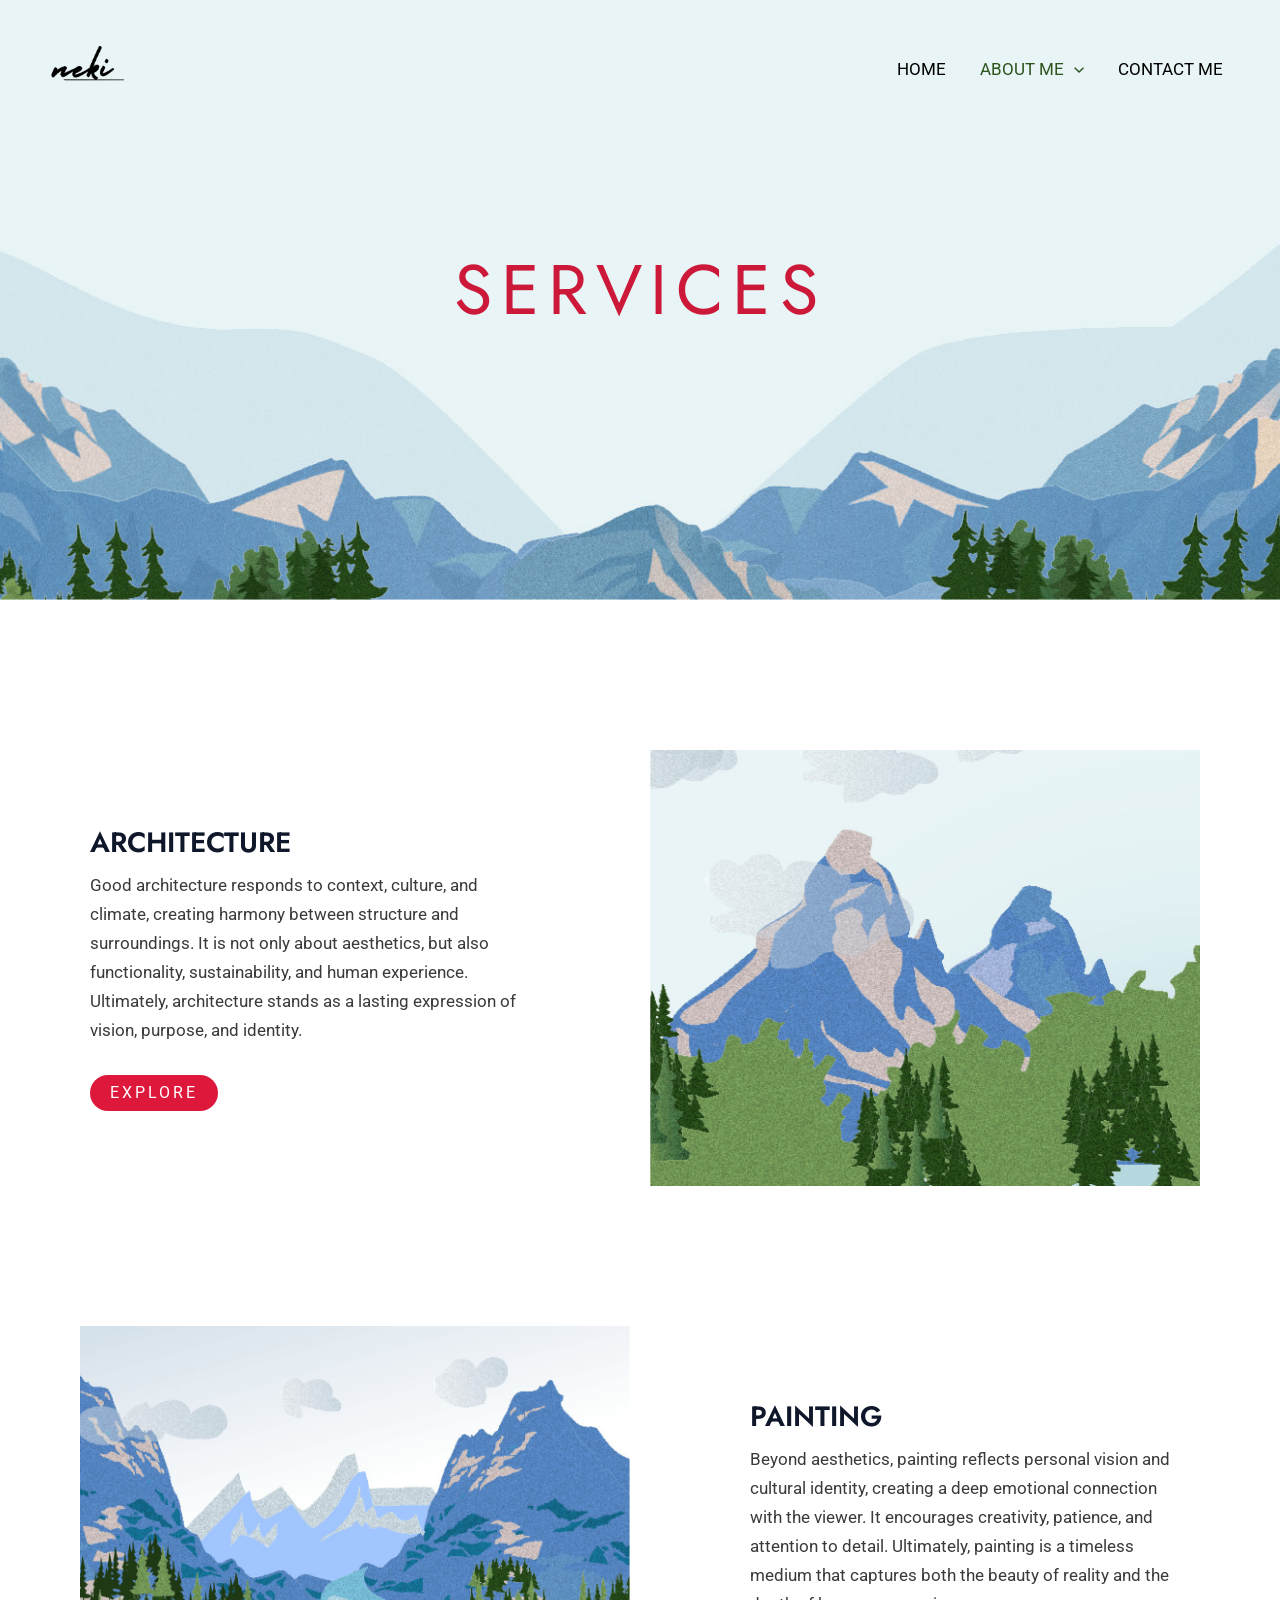
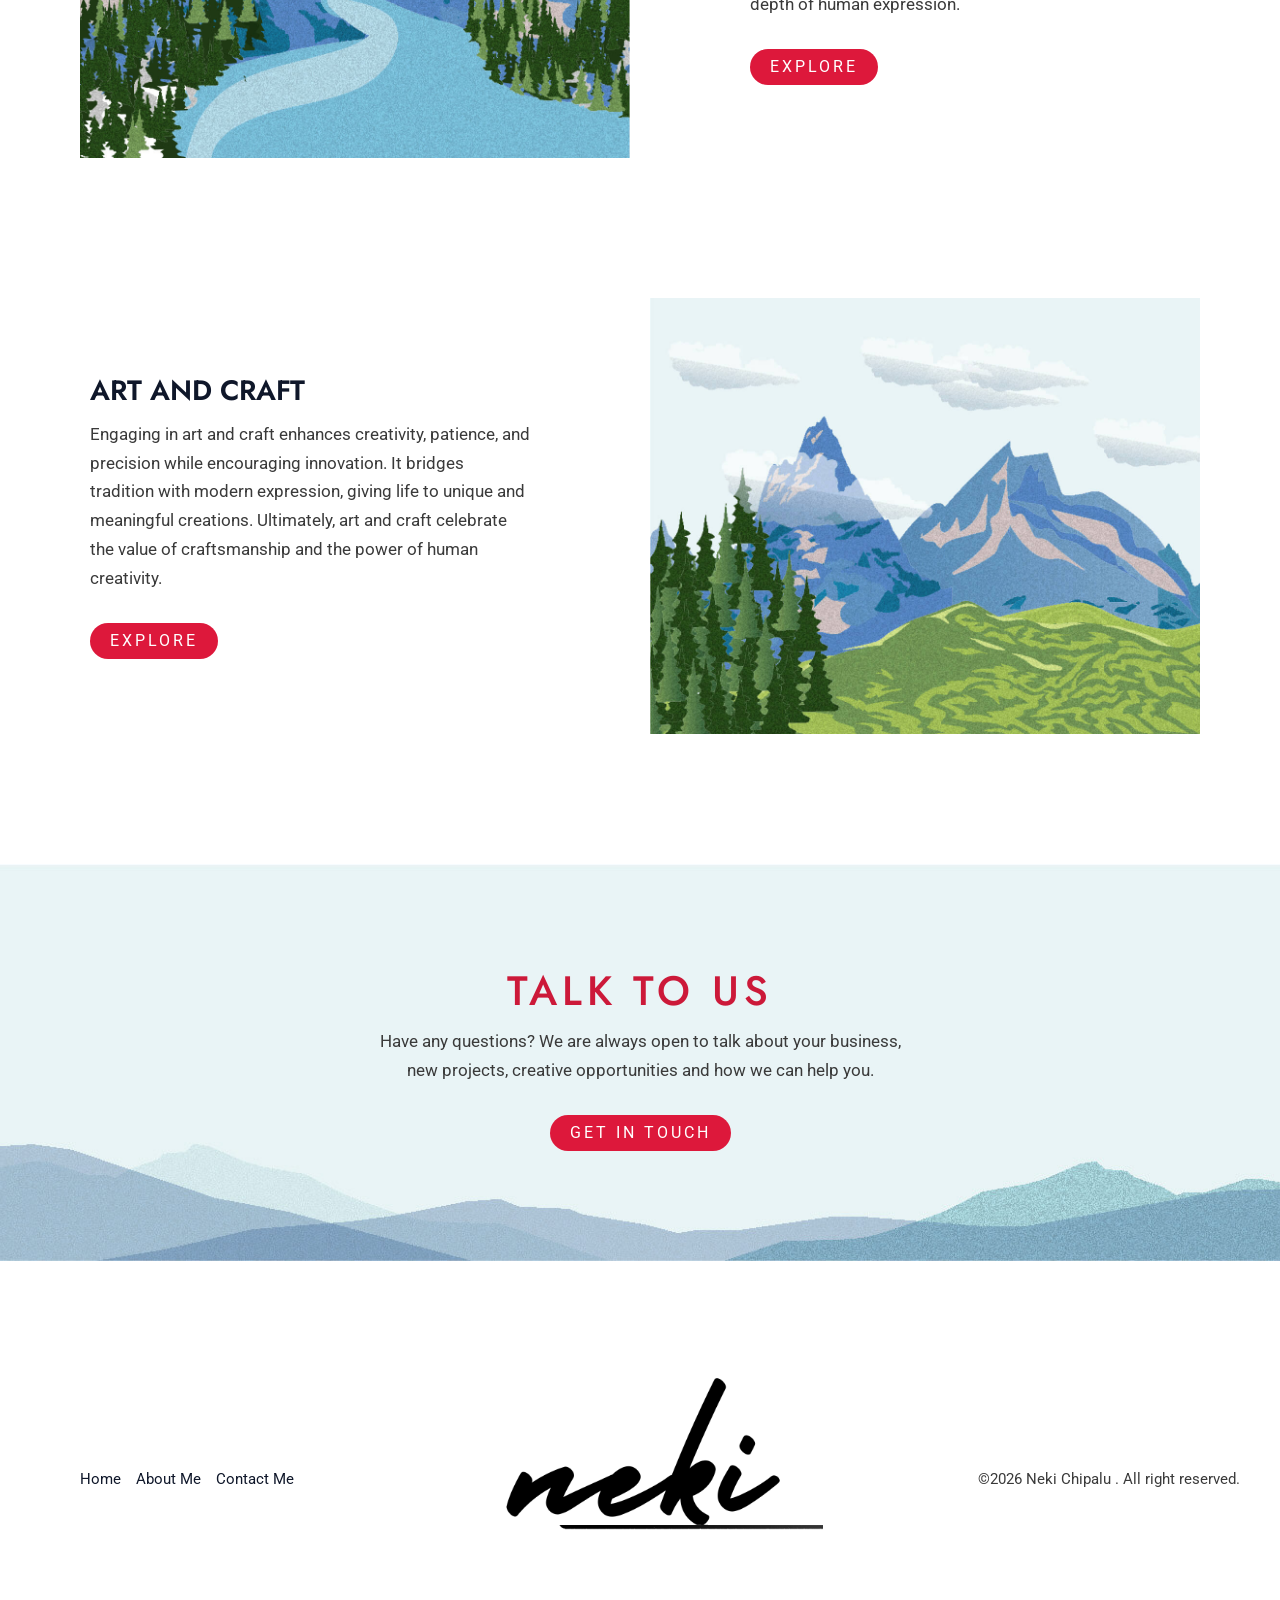
<file: services-3/index.html>
<!DOCTYPE html>
<html lang="en-US">
<head><meta charset="UTF-8">

<meta name="viewport" content="width=device-width, initial-scale=1">
	<link rel="profile" href="https://gmpg.org/xfn/11"> 
	<title>Services - Neki Webpage</title>
<link rel="dns-prefetch" href="//fonts.googleapis.com">
<link href="https://fonts.googleapis.com/" rel="preconnect">
<link href="https://fonts.gstatic.com/" crossorigin="anonymous" rel="preconnect">
<link rel="alternate" type="application/rss+xml" title="Neki Webpage » Feed" href="./../feed/index.html">
<link rel="alternate" type="application/rss+xml" title="Neki Webpage » Comments Feed" href="./../comments/feed/index.html">
<!-- SureRank Meta Data -->
<link rel="canonical" href="./index.html">
<meta name="description" content="Services ARCHITECTURE Good architecture responds to context, culture, and climate, creating harmony between structure and surroundings. It is not only about">
<meta name="robots" content="index, follow">
<meta property="og:url" content="./index.html">
<meta property="og:site_name" content="Neki Webpage">
<meta property="og:locale" content="en_US">
<meta property="og:type" content="article">
<meta property="og:title" content="Services - Neki Webpage">
<meta property="og:description" content="Services ARCHITECTURE Good architecture responds to context, culture, and climate, creating harmony between structure and surroundings. It is not only about">
<meta property="article:published_time" content="2026-03-23T13:18:53+00:00">
<meta property="article:modified_time" content="2026-03-23T15:31:25+00:00">
<meta name="twitter:card" content="summary_large_image">
<meta name="twitter:title" content="Services - Neki Webpage">
<meta name="twitter:description" content="Services ARCHITECTURE Good architecture responds to context, culture, and climate, creating harmony between structure and surroundings. It is not only about">
<script type="application/ld+json" id="surerank-schema">{"@context":"https://schema.org","@graph":[{"@type":"WebSite","@id":"//#website","name":"Neki Webpage","author":{"@id":"//services-3#person"},"copyrightHolder":{"@id":"//services-3#person"},"description":"Building Vision Into Reality","url":"//","potentialAction":{"@id":"//#searchaction"},"publisher":{"@id":"//#organization"}},{"@type":"WebPage","@id":"//services-3#webpage","name":"Services","author":{"@id":"//services-3#person"},"inLanguage":"en_US","url":"//services-3","breadcrumb":{"@id":"//services-3#breadcrumblist"},"contributor":{"@id":"//services-3#person"},"copyrightHolder":{"@id":"//services-3#person"},"datePublished":"2026-03-23T13:18:53+00:00","dateModified":"2026-03-23T15:31:25+00:00","isPartOf":{"@id":"//#website"},"publisher":{"@id":"//#organization"}},{"@type":"Organization","@id":"//#organization","name":"Neki Webpage","founder":[{"@type":"Person","name":"admin"}],"slogan":"Building Vision Into Reality","url":"// "},{"@type":"BreadcrumbList","name":"BreadcrumbList","@id":"//services-3#breadcrumblist","itemListElement":[{"@type":"ListItem","position":1,"item":{"@id":"/","name":"Home"}},{"@type":"ListItem","position":2,"item":{"@id":"//services-3/","name":"Services"}}]},{"@type":"SearchAction","@id":"//#searchaction","target":"//?s={search_term_string}","query-input":"required name=search_term_string"}]}</script>
<!-- /SureRank Meta Data -->
<link rel="alternate" title="oEmbed (JSON)" type="application/json+oembed" href="./../wp-json/oembed/1.0/embed/index.html?url=.%2F%2Fservices-3%2F">
<link rel="alternate" title="oEmbed (XML)" type="text/xml+oembed" href="./../wp-json/oembed/1.0/embed/index.html?url=.%2F%2Fservices-3%2F&amp;format=xml">
<style id="wp-img-auto-sizes-contain-inline-css">
img:is([sizes=auto i],[sizes^="auto," i]){contain-intrinsic-size:3000px 1500px}
/*# sourceURL=wp-img-auto-sizes-contain-inline-css */
</style>
<link rel="stylesheet" id="astra-theme-css-css" href="./../wp-content/themes/astra/assets/css/minified/main.min.css?ver=4.12.6" media="all">
<style id="astra-theme-css-inline-css">
:root{--ast-post-nav-space:0;--ast-container-default-xlg-padding:6.67em;--ast-container-default-lg-padding:5.67em;--ast-container-default-slg-padding:4.34em;--ast-container-default-md-padding:3.34em;--ast-container-default-sm-padding:6.67em;--ast-container-default-xs-padding:2.4em;--ast-container-default-xxs-padding:1.4em;--ast-code-block-background:#EEEEEE;--ast-comment-inputs-background:#FAFAFA;--ast-normal-container-width:1200px;--ast-narrow-container-width:750px;--ast-blog-title-font-weight:normal;--ast-blog-meta-weight:inherit;--ast-global-color-primary:var(--ast-global-color-5);--ast-global-color-secondary:var(--ast-global-color-4);--ast-global-color-alternate-background:var(--ast-global-color-7);--ast-global-color-subtle-background:var(--ast-global-color-6);--ast-bg-style-guide:var( --ast-global-color-secondary,--ast-global-color-5 );--ast-shadow-style-guide:0px 0px 4px 0 #00000057;--ast-global-dark-bg-style:#fff;--ast-global-dark-lfs:#fbfbfb;--ast-widget-bg-color:#fafafa;--ast-wc-container-head-bg-color:#fbfbfb;--ast-title-layout-bg:#eeeeee;--ast-search-border-color:#e7e7e7;--ast-lifter-hover-bg:#e6e6e6;--ast-gallery-block-color:#000;--srfm-color-input-label:var(--ast-global-color-2);}html{font-size:106.25%;}a,.page-title{color:var(--ast-global-color-3);}a:hover,a:focus{color:var(--ast-global-color-0);}body,button,input,select,textarea,.ast-button,.ast-custom-button{font-family:'Roboto',sans-serif;font-weight:400;font-size:17px;font-size:1rem;line-height:var(--ast-body-line-height,1.7em);}blockquote{color:var(--ast-global-color-3);}p,.entry-content p{margin-bottom:0em;}h1,h2,h3,h4,h5,h6,.entry-content :where(h1,h2,h3,h4,h5,h6),.site-title,.site-title a{font-family:'Jost',sans-serif;font-weight:500;text-transform:none;}.ast-site-identity .site-title a{color:var(--ast-global-color-5);}.site-title{font-size:35px;font-size:2.0588235294118rem;display:none;}header .custom-logo-link img{max-width:84px;width:84px;}.astra-logo-svg{width:84px;}.site-header .site-description{font-size:15px;font-size:0.88235294117647rem;display:none;}.entry-title{font-size:30px;font-size:1.7647058823529rem;}.archive .ast-article-post .ast-article-inner,.blog .ast-article-post .ast-article-inner,.archive .ast-article-post .ast-article-inner:hover,.blog .ast-article-post .ast-article-inner:hover{overflow:hidden;}h1,.entry-content :where(h1){font-size:87px;font-size:5.1176470588235rem;font-weight:normal;font-family:'Jost',sans-serif;line-height:1.4em;text-transform:none;}h2,.entry-content :where(h2){font-size:41px;font-size:2.4117647058824rem;font-weight:500;font-family:'Jost',sans-serif;line-height:1.3em;text-transform:none;}h3,.entry-content :where(h3){font-size:28px;font-size:1.6470588235294rem;font-weight:600;font-family:'Jost',sans-serif;line-height:1.3em;text-transform:none;}h4,.entry-content :where(h4){font-size:24px;font-size:1.4117647058824rem;line-height:1.2em;font-weight:600;font-family:'Jost',sans-serif;text-transform:none;}h5,.entry-content :where(h5){font-size:18px;font-size:1.0588235294118rem;line-height:1.2em;font-weight:500;font-family:'Jost',sans-serif;text-transform:none;}h6,.entry-content :where(h6){font-size:15px;font-size:0.88235294117647rem;line-height:1.25em;font-weight:500;font-family:'Jost',sans-serif;text-transform:none;}::selection{background-color:var(--ast-global-color-0);color:#ffffff;}body,h1,h2,h3,h4,h5,h6,.entry-title a,.entry-content :where(h1,h2,h3,h4,h5,h6){color:var(--ast-global-color-3);}.tagcloud a:hover,.tagcloud a:focus,.tagcloud a.current-item{color:#ffffff;border-color:var(--ast-global-color-3);background-color:var(--ast-global-color-3);}input:focus,input[type="text"]:focus,input[type="email"]:focus,input[type="url"]:focus,input[type="password"]:focus,input[type="reset"]:focus,input[type="search"]:focus,textarea:focus{border-color:var(--ast-global-color-3);}input[type="radio"]:checked,input[type=reset],input[type="checkbox"]:checked,input[type="checkbox"]:hover:checked,input[type="checkbox"]:focus:checked,input[type=range]::-webkit-slider-thumb{border-color:var(--ast-global-color-3);background-color:var(--ast-global-color-3);box-shadow:none;}.site-footer a:hover + .post-count,.site-footer a:focus + .post-count{background:var(--ast-global-color-3);border-color:var(--ast-global-color-3);}.single .nav-links .nav-previous,.single .nav-links .nav-next{color:var(--ast-global-color-3);}.entry-meta,.entry-meta *{line-height:1.45;color:var(--ast-global-color-3);}.entry-meta a:not(.ast-button):hover,.entry-meta a:not(.ast-button):hover *,.entry-meta a:not(.ast-button):focus,.entry-meta a:not(.ast-button):focus *,.page-links > .page-link,.page-links .page-link:hover,.post-navigation a:hover{color:var(--ast-global-color-0);}#cat option,.secondary .calendar_wrap thead a,.secondary .calendar_wrap thead a:visited{color:var(--ast-global-color-3);}.secondary .calendar_wrap #today,.ast-progress-val span{background:var(--ast-global-color-3);}.secondary a:hover + .post-count,.secondary a:focus + .post-count{background:var(--ast-global-color-3);border-color:var(--ast-global-color-3);}.calendar_wrap #today > a{color:#ffffff;}.page-links .page-link,.single .post-navigation a{color:var(--ast-global-color-3);}.ast-search-menu-icon .search-form button.search-submit{padding:0 4px;}.ast-search-menu-icon form.search-form{padding-right:0;}.ast-header-search .ast-search-menu-icon.ast-dropdown-active .search-form,.ast-header-search .ast-search-menu-icon.ast-dropdown-active .search-field:focus{transition:all 0.2s;}.search-form input.search-field:focus{outline:none;}.ast-mobile-header-content .ast-builder-layout-element:not(.ast-builder-menu):not(.ast-header-divider-element),.ast-mobile-popup-content .ast-builder-layout-element:not(.ast-builder-menu):not(.ast-header-divider-element){padding:15px 20px;}.astra-logo-svg:not(.sticky-custom-logo .astra-logo-svg,.transparent-custom-logo .astra-logo-svg,.advanced-header-logo .astra-logo-svg){height:60px;}.ast-archive-title{color:var(--ast-global-color-2);}.wp-block-latest-posts > li > a{color:var(--ast-global-color-2);}.widget-title,.widget .wp-block-heading{font-size:24px;font-size:1.4117647058824rem;color:var(--ast-global-color-2);}.ast-search-menu-icon.slide-search a:focus-visible:focus-visible,.astra-search-icon:focus-visible,#close:focus-visible,a:focus-visible,.ast-menu-toggle:focus-visible,.site .skip-link:focus-visible,.wp-block-loginout input:focus-visible,.wp-block-search.wp-block-search__button-inside .wp-block-search__inside-wrapper,.ast-header-navigation-arrow:focus-visible,.ast-orders-table__row .ast-orders-table__cell:focus-visible,a#ast-apply-coupon:focus-visible,#ast-apply-coupon:focus-visible,#close:focus-visible,.button.search-submit:focus-visible,#search_submit:focus,.normal-search:focus-visible,.ast-header-account-wrap:focus-visible,.astra-cart-drawer-close:focus,.ast-single-variation:focus,.ast-button:focus,.ast-builder-button-wrap:has(.ast-custom-button-link:focus),.ast-builder-button-wrap .ast-custom-button-link:focus{outline-style:dotted;outline-color:inherit;outline-width:thin;}input:focus,input[type="text"]:focus,input[type="email"]:focus,input[type="url"]:focus,input[type="password"]:focus,input[type="reset"]:focus,input[type="search"]:focus,input[type="number"]:focus,textarea:focus,.wp-block-search__input:focus,[data-section="section-header-mobile-trigger"] .ast-button-wrap .ast-mobile-menu-trigger-minimal:focus,.ast-mobile-popup-drawer.active .menu-toggle-close:focus,#ast-scroll-top:focus,#coupon_code:focus,#ast-coupon-code:focus{border-style:dotted;border-color:inherit;border-width:thin;}input{outline:none;}.ast-logo-title-inline .site-logo-img{padding-right:1em;}.site-logo-img img{ transition:all 0.2s linear;}body .ast-oembed-container *{position:absolute;top:0;width:100%;height:100%;left:0;}body .wp-block-embed-pocket-casts .ast-oembed-container *{position:unset;}.ast-single-post-featured-section + article {margin-top: 2em;}.site-content .ast-single-post-featured-section img {width: 100%;overflow: hidden;object-fit: cover;}.site > .ast-single-related-posts-container {margin-top: 0;}@media (min-width: 922px) {.ast-desktop .ast-container--narrow {max-width: var(--ast-narrow-container-width);margin: 0 auto;}}.ast-page-builder-template .hentry {margin: 0;}.ast-page-builder-template .site-content > .ast-container {max-width: 100%;padding: 0;}.ast-page-builder-template .site .site-content #primary {padding: 0;margin: 0;}.ast-page-builder-template .no-results {text-align: center;margin: 4em auto;}.ast-page-builder-template .ast-pagination {padding: 2em;}.ast-page-builder-template .entry-header.ast-no-title.ast-no-thumbnail {margin-top: 0;}.ast-page-builder-template .entry-header.ast-header-without-markup {margin-top: 0;margin-bottom: 0;}.ast-page-builder-template .entry-header.ast-no-title.ast-no-meta {margin-bottom: 0;}.ast-page-builder-template.single .post-navigation {padding-bottom: 2em;}.ast-page-builder-template.single-post .site-content > .ast-container {max-width: 100%;}.ast-page-builder-template .entry-header {margin-top: 4em;margin-left: auto;margin-right: auto;padding-left: 20px;padding-right: 20px;}.single.ast-page-builder-template .entry-header {padding-left: 20px;padding-right: 20px;}.ast-page-builder-template .ast-archive-description {margin: 4em auto 0;padding-left: 20px;padding-right: 20px;}@media (max-width:921.9px){#ast-desktop-header{display:none;}}@media (min-width:922px){#ast-mobile-header{display:none;}}.wp-block-buttons.aligncenter{justify-content:center;}@media (max-width:921px){.ast-theme-transparent-header #primary,.ast-theme-transparent-header #secondary{padding:0;}}@media (max-width:921px){.ast-plain-container.ast-no-sidebar #primary{padding:0;}}.ast-plain-container.ast-no-sidebar #primary{margin-top:0;margin-bottom:0;}.wp-block-button.is-style-outline .wp-block-button__link{border-color:var(--ast-global-color-0);border-top-width:0px;border-right-width:0px;border-bottom-width:0px;border-left-width:0px;}div.wp-block-button.is-style-outline > .wp-block-button__link:not(.has-text-color),div.wp-block-button.wp-block-button__link.is-style-outline:not(.has-text-color){color:var(--ast-global-color-0);}.wp-block-button.is-style-outline .wp-block-button__link:hover,.wp-block-buttons .wp-block-button.is-style-outline .wp-block-button__link:focus,.wp-block-buttons .wp-block-button.is-style-outline > .wp-block-button__link:not(.has-text-color):hover,.wp-block-buttons .wp-block-button.wp-block-button__link.is-style-outline:not(.has-text-color):hover{color:#ffffff;background-color:var(--ast-global-color-1);border-color:var(--ast-global-color-1);}.post-page-numbers.current .page-link,.ast-pagination .page-numbers.current{color:#ffffff;border-color:var(--ast-global-color-0);background-color:var(--ast-global-color-0);}.wp-block-button.is-style-outline .wp-block-button__link{border-top-width:0px;border-right-width:0px;border-bottom-width:0px;border-left-width:0px;}.wp-block-button.is-style-outline .wp-block-button__link.wp-element-button,.ast-outline-button{border-color:var(--ast-global-color-0);font-family:inherit;font-weight:400;font-size:16px;font-size:0.94117647058824rem;line-height:1em;border-top-left-radius:0px;border-top-right-radius:0px;border-bottom-right-radius:0px;border-bottom-left-radius:0px;}.wp-block-buttons .wp-block-button.is-style-outline > .wp-block-button__link:not(.has-text-color),.wp-block-buttons .wp-block-button.wp-block-button__link.is-style-outline:not(.has-text-color),.ast-outline-button{color:var(--ast-global-color-0);}.wp-block-button.is-style-outline .wp-block-button__link:hover,.wp-block-buttons .wp-block-button.is-style-outline .wp-block-button__link:focus,.wp-block-buttons .wp-block-button.is-style-outline > .wp-block-button__link:not(.has-text-color):hover,.wp-block-buttons .wp-block-button.wp-block-button__link.is-style-outline:not(.has-text-color):hover,.ast-outline-button:hover,.ast-outline-button:focus,.wp-block-uagb-buttons-child .uagb-buttons-repeater.ast-outline-button:hover,.wp-block-uagb-buttons-child .uagb-buttons-repeater.ast-outline-button:focus{color:#ffffff;background-color:var(--ast-global-color-1);border-color:var(--ast-global-color-1);}.wp-block-button .wp-block-button__link.wp-element-button.is-style-outline:not(.has-background),.wp-block-button.is-style-outline>.wp-block-button__link.wp-element-button:not(.has-background),.ast-outline-button{background-color:var(--ast-global-color-0);}@media (max-width:921px){.wp-block-button.is-style-outline .wp-block-button__link.wp-element-button,.ast-outline-button{font-size:16px;font-size:0.94117647058824rem;}}@media (max-width:544px){.wp-block-button.is-style-outline .wp-block-button__link.wp-element-button,.ast-outline-button{font-size:15px;font-size:0.88235294117647rem;}}.entry-content[data-ast-blocks-layout] > figure{margin-bottom:1em;}h1.widget-title{font-weight:normal;}h2.widget-title{font-weight:500;}h3.widget-title{font-weight:600;}@media (max-width:921px){.ast-left-sidebar #content > .ast-container{display:flex;flex-direction:column-reverse;width:100%;}.ast-separate-container .ast-article-post,.ast-separate-container .ast-article-single{padding:1.5em 2.14em;}.ast-author-box img.avatar{margin:20px 0 0 0;}}@media (min-width:922px){.ast-separate-container.ast-right-sidebar #primary,.ast-separate-container.ast-left-sidebar #primary{border:0;}.search-no-results.ast-separate-container #primary{margin-bottom:4em;}}.elementor-widget-button .elementor-button{border-style:solid;text-decoration:none;border-top-width:0px;border-right-width:0px;border-left-width:0px;border-bottom-width:0px;}body .elementor-button.elementor-size-sm,body .elementor-button.elementor-size-xs,body .elementor-button.elementor-size-md,body .elementor-button.elementor-size-lg,body .elementor-button.elementor-size-xl,body .elementor-button{border-top-left-radius:30px;border-top-right-radius:30px;border-bottom-right-radius:30px;border-bottom-left-radius:30px;padding-top:10px;padding-right:20px;padding-bottom:10px;padding-left:20px;}.elementor-widget-button .elementor-button{border-color:var(--ast-global-color-0);background-color:var(--ast-global-color-0);}.elementor-widget-button .elementor-button:hover,.elementor-widget-button .elementor-button:focus{color:#ffffff;background-color:var(--ast-global-color-1);border-color:var(--ast-global-color-1);}.wp-block-button .wp-block-button__link ,.elementor-widget-button .elementor-button,.elementor-widget-button .elementor-button:visited{color:#ffffff;}.elementor-widget-button .elementor-button{font-weight:400;font-size:16px;font-size:0.94117647058824rem;line-height:1em;text-transform:none;letter-spacing:3px;}body .elementor-button.elementor-size-sm,body .elementor-button.elementor-size-xs,body .elementor-button.elementor-size-md,body .elementor-button.elementor-size-lg,body .elementor-button.elementor-size-xl,body .elementor-button{font-size:16px;font-size:0.94117647058824rem;}.wp-block-button .wp-block-button__link:hover,.wp-block-button .wp-block-button__link:focus{color:#ffffff;background-color:var(--ast-global-color-1);border-color:var(--ast-global-color-1);}.elementor-widget-heading h1.elementor-heading-title{line-height:1.4em;}.elementor-widget-heading h2.elementor-heading-title{line-height:1.3em;}.elementor-widget-heading h3.elementor-heading-title{line-height:1.3em;}.elementor-widget-heading h4.elementor-heading-title{line-height:1.2em;}.elementor-widget-heading h5.elementor-heading-title{line-height:1.2em;}.elementor-widget-heading h6.elementor-heading-title{line-height:1.25em;}.wp-block-button .wp-block-button__link,.wp-block-search .wp-block-search__button,body .wp-block-file .wp-block-file__button{border-style:solid;border-top-width:0px;border-right-width:0px;border-left-width:0px;border-bottom-width:0px;border-color:var(--ast-global-color-0);background-color:var(--ast-global-color-0);color:#ffffff;font-family:inherit;font-weight:400;line-height:1em;text-transform:none;letter-spacing:3px;font-size:16px;font-size:0.94117647058824rem;border-top-left-radius:30px;border-top-right-radius:30px;border-bottom-right-radius:30px;border-bottom-left-radius:30px;padding-top:10px;padding-right:20px;padding-bottom:10px;padding-left:20px;}@media (max-width:921px){.wp-block-button .wp-block-button__link,.wp-block-search .wp-block-search__button,body .wp-block-file .wp-block-file__button{font-size:16px;font-size:0.94117647058824rem;}}@media (max-width:544px){.wp-block-button .wp-block-button__link,.wp-block-search .wp-block-search__button,body .wp-block-file .wp-block-file__button{font-size:15px;font-size:0.88235294117647rem;}}.menu-toggle,button,.ast-button,.ast-custom-button,.button,input#submit,input[type="button"],input[type="submit"],input[type="reset"],form[CLASS*="wp-block-search__"].wp-block-search .wp-block-search__inside-wrapper .wp-block-search__button,body .wp-block-file .wp-block-file__button{border-style:solid;border-top-width:0px;border-right-width:0px;border-left-width:0px;border-bottom-width:0px;color:#ffffff;border-color:var(--ast-global-color-0);background-color:var(--ast-global-color-0);padding-top:10px;padding-right:20px;padding-bottom:10px;padding-left:20px;font-family:inherit;font-weight:400;font-size:16px;font-size:0.94117647058824rem;line-height:1em;text-transform:none;letter-spacing:3px;border-top-left-radius:30px;border-top-right-radius:30px;border-bottom-right-radius:30px;border-bottom-left-radius:30px;}button:focus,.menu-toggle:hover,button:hover,.ast-button:hover,.ast-custom-button:hover .button:hover,.ast-custom-button:hover ,input[type=reset]:hover,input[type=reset]:focus,input#submit:hover,input#submit:focus,input[type="button"]:hover,input[type="button"]:focus,input[type="submit"]:hover,input[type="submit"]:focus,form[CLASS*="wp-block-search__"].wp-block-search .wp-block-search__inside-wrapper .wp-block-search__button:hover,form[CLASS*="wp-block-search__"].wp-block-search .wp-block-search__inside-wrapper .wp-block-search__button:focus,body .wp-block-file .wp-block-file__button:hover,body .wp-block-file .wp-block-file__button:focus{color:#ffffff;background-color:var(--ast-global-color-1);border-color:var(--ast-global-color-1);}@media (max-width:921px){.menu-toggle,button,.ast-button,.ast-custom-button,.button,input#submit,input[type="button"],input[type="submit"],input[type="reset"],form[CLASS*="wp-block-search__"].wp-block-search .wp-block-search__inside-wrapper .wp-block-search__button,body .wp-block-file .wp-block-file__button{font-size:16px;font-size:0.94117647058824rem;}}@media (max-width:544px){.menu-toggle,button,.ast-button,.ast-custom-button,.button,input#submit,input[type="button"],input[type="submit"],input[type="reset"],form[CLASS*="wp-block-search__"].wp-block-search .wp-block-search__inside-wrapper .wp-block-search__button,body .wp-block-file .wp-block-file__button{font-size:15px;font-size:0.88235294117647rem;}}@media (max-width:921px){.menu-toggle,button,.ast-button,.button,input#submit,input[type="button"],input[type="submit"],input[type="reset"]{font-size:16px;font-size:0.94117647058824rem;}.ast-mobile-header-stack .main-header-bar .ast-search-menu-icon{display:inline-block;}.ast-header-break-point.ast-header-custom-item-outside .ast-mobile-header-stack .main-header-bar .ast-search-icon{margin:0;}.ast-comment-avatar-wrap img{max-width:2.5em;}.ast-comment-meta{padding:0 1.8888em 1.3333em;}.ast-separate-container .ast-comment-list li.depth-1{padding:1.5em 2.14em;}.ast-separate-container .comment-respond{padding:2em 2.14em;}}@media (min-width:544px){.ast-container{max-width:100%;}}@media (max-width:544px){.ast-separate-container .ast-article-post,.ast-separate-container .ast-article-single,.ast-separate-container .comments-title,.ast-separate-container .ast-archive-description{padding:1.5em 1em;}.ast-separate-container #content .ast-container{padding-left:0.54em;padding-right:0.54em;}.ast-separate-container .ast-comment-list .bypostauthor{padding:.5em;}.ast-search-menu-icon.ast-dropdown-active .search-field{width:170px;}.menu-toggle,button,.ast-button,.button,input#submit,input[type="button"],input[type="submit"],input[type="reset"]{font-size:15px;font-size:0.88235294117647rem;}} #ast-mobile-header .ast-site-header-cart-li a{pointer-events:none;}body,.ast-separate-container{background-color:var(--ast-global-color-5);background-image:none;}@media (max-width:921px){.widget-title{font-size:22px;font-size:1.375rem;}body,button,input,select,textarea,.ast-button,.ast-custom-button{font-size:16px;font-size:0.94117647058824rem;}#secondary,#secondary button,#secondary input,#secondary select,#secondary textarea{font-size:16px;font-size:0.94117647058824rem;}.site-title{display:none;}.site-header .site-description{display:none;}h1,.entry-content :where(h1){font-size:30px;}h2,.entry-content :where(h2){font-size:25px;}h3,.entry-content :where(h3){font-size:28px;}h4,.entry-content :where(h4){font-size:24px;font-size:1.4117647058824rem;}.astra-logo-svg{width:96px;}header .custom-logo-link img,.ast-header-break-point .site-logo-img .custom-mobile-logo-link img{max-width:96px;width:96px;}}@media (max-width:544px){.site-title{display:none;}.site-header .site-description{display:none;}h1,.entry-content :where(h1){font-size:30px;}h2,.entry-content :where(h2){font-size:25px;}h3,.entry-content :where(h3){font-size:28px;}h4,.entry-content :where(h4){font-size:24px;font-size:1.4117647058824rem;}header .custom-logo-link img,.ast-header-break-point .site-branding img,.ast-header-break-point .custom-logo-link img{max-width:96px;width:96px;}.astra-logo-svg{width:96px;}.ast-header-break-point .site-logo-img .custom-mobile-logo-link img{max-width:96px;}}@media (max-width:544px){html{font-size:96.9%;}}@media (min-width:922px){.ast-container{max-width:1240px;}}@media (min-width:922px){.site-content .ast-container{display:flex;}}@media (max-width:921px){.site-content .ast-container{flex-direction:column;}}@media (min-width:922px){.main-header-menu .sub-menu .menu-item.ast-left-align-sub-menu:hover > .sub-menu,.main-header-menu .sub-menu .menu-item.ast-left-align-sub-menu.focus > .sub-menu{margin-left:-0px;}}.ast-theme-transparent-header .ast-header-search .astra-search-icon,.ast-theme-transparent-header .ast-header-search .search-field::placeholder,.ast-theme-transparent-header .ast-header-search .ast-icon{color:#ffffff;}.ast-theme-transparent-header [data-section="section-header-mobile-trigger"] .ast-button-wrap .mobile-menu-toggle-icon .ast-mobile-svg{fill:#ffffff;}.ast-theme-transparent-header [data-section="section-header-mobile-trigger"] .ast-button-wrap .mobile-menu-wrap .mobile-menu{color:#ffffff;}.ast-theme-transparent-header [data-section="section-header-mobile-trigger"] .ast-button-wrap .ast-mobile-menu-trigger-fill{background:var(--ast-global-color-0);}.ast-theme-transparent-header [data-section="section-header-mobile-trigger"] .ast-button-wrap .ast-mobile-menu-trigger-fill,.ast-theme-transparent-header [data-section="section-header-mobile-trigger"] .ast-button-wrap .ast-mobile-menu-trigger-minimal{color:#ffffff;border:none;}.site .comments-area{padding-bottom:3em;}.wp-block-file {display: flex;align-items: center;flex-wrap: wrap;justify-content: space-between;}.wp-block-pullquote {border: none;}.wp-block-pullquote blockquote::before {content: "\201D";font-family: "Helvetica",sans-serif;display: flex;transform: rotate( 180deg );font-size: 6rem;font-style: normal;line-height: 1;font-weight: bold;align-items: center;justify-content: center;}.has-text-align-right > blockquote::before {justify-content: flex-start;}.has-text-align-left > blockquote::before {justify-content: flex-end;}figure.wp-block-pullquote.is-style-solid-color blockquote {max-width: 100%;text-align: inherit;}:root {--wp--custom--ast-default-block-top-padding: 3em;--wp--custom--ast-default-block-right-padding: 3em;--wp--custom--ast-default-block-bottom-padding: 3em;--wp--custom--ast-default-block-left-padding: 3em;--wp--custom--ast-container-width: 1200px;--wp--custom--ast-content-width-size: 1200px;--wp--custom--ast-wide-width-size: calc(1200px + var(--wp--custom--ast-default-block-left-padding) + var(--wp--custom--ast-default-block-right-padding));}.ast-narrow-container {--wp--custom--ast-content-width-size: 750px;--wp--custom--ast-wide-width-size: 750px;}@media(max-width: 921px) {:root {--wp--custom--ast-default-block-top-padding: 3em;--wp--custom--ast-default-block-right-padding: 2em;--wp--custom--ast-default-block-bottom-padding: 3em;--wp--custom--ast-default-block-left-padding: 2em;}}@media(max-width: 544px) {:root {--wp--custom--ast-default-block-top-padding: 3em;--wp--custom--ast-default-block-right-padding: 1.5em;--wp--custom--ast-default-block-bottom-padding: 3em;--wp--custom--ast-default-block-left-padding: 1.5em;}}.entry-content > .wp-block-group,.entry-content > .wp-block-cover,.entry-content > .wp-block-columns {padding-top: var(--wp--custom--ast-default-block-top-padding);padding-right: var(--wp--custom--ast-default-block-right-padding);padding-bottom: var(--wp--custom--ast-default-block-bottom-padding);padding-left: var(--wp--custom--ast-default-block-left-padding);}.ast-plain-container.ast-no-sidebar .entry-content > .alignfull,.ast-page-builder-template .ast-no-sidebar .entry-content > .alignfull {margin-left: calc( -50vw + 50%);margin-right: calc( -50vw + 50%);max-width: 100vw;width: 100vw;}.ast-plain-container.ast-no-sidebar .entry-content .alignfull .alignfull,.ast-page-builder-template.ast-no-sidebar .entry-content .alignfull .alignfull,.ast-plain-container.ast-no-sidebar .entry-content .alignfull .alignwide,.ast-page-builder-template.ast-no-sidebar .entry-content .alignfull .alignwide,.ast-plain-container.ast-no-sidebar .entry-content .alignwide .alignfull,.ast-page-builder-template.ast-no-sidebar .entry-content .alignwide .alignfull,.ast-plain-container.ast-no-sidebar .entry-content .alignwide .alignwide,.ast-page-builder-template.ast-no-sidebar .entry-content .alignwide .alignwide,.ast-plain-container.ast-no-sidebar .entry-content .wp-block-column .alignfull,.ast-page-builder-template.ast-no-sidebar .entry-content .wp-block-column .alignfull,.ast-plain-container.ast-no-sidebar .entry-content .wp-block-column .alignwide,.ast-page-builder-template.ast-no-sidebar .entry-content .wp-block-column .alignwide {margin-left: auto;margin-right: auto;width: 100%;}[data-ast-blocks-layout] .wp-block-separator:not(.is-style-dots) {height: 0;}[data-ast-blocks-layout] .wp-block-separator {margin: 20px auto;}[data-ast-blocks-layout] .wp-block-separator:not(.is-style-wide):not(.is-style-dots) {max-width: 100px;}[data-ast-blocks-layout] .wp-block-separator.has-background {padding: 0;}.entry-content[data-ast-blocks-layout] > * {max-width: var(--wp--custom--ast-content-width-size);margin-left: auto;margin-right: auto;}.entry-content[data-ast-blocks-layout] > .alignwide {max-width: var(--wp--custom--ast-wide-width-size);}.entry-content[data-ast-blocks-layout] .alignfull {max-width: none;}.entry-content .wp-block-columns {margin-bottom: 0;}blockquote {margin: 1.5em;border-color: rgba(0,0,0,0.05);}.wp-block-quote:not(.has-text-align-right):not(.has-text-align-center) {border-left: 5px solid rgba(0,0,0,0.05);}.has-text-align-right > blockquote,blockquote.has-text-align-right {border-right: 5px solid rgba(0,0,0,0.05);}.has-text-align-left > blockquote,blockquote.has-text-align-left {border-left: 5px solid rgba(0,0,0,0.05);}.wp-block-site-tagline,.wp-block-latest-posts .read-more {margin-top: 15px;}.wp-block-loginout p label {display: block;}.wp-block-loginout p:not(.login-remember):not(.login-submit) input {width: 100%;}.wp-block-loginout input:focus {border-color: transparent;}.wp-block-loginout input:focus {outline: thin dotted;}.entry-content .wp-block-media-text .wp-block-media-text__content {padding: 0 0 0 8%;}.entry-content .wp-block-media-text.has-media-on-the-right .wp-block-media-text__content {padding: 0 8% 0 0;}.entry-content .wp-block-media-text.has-background .wp-block-media-text__content {padding: 8%;}.entry-content .wp-block-cover:not([class*="background-color"]):not(.has-text-color.has-link-color) .wp-block-cover__inner-container,.entry-content .wp-block-cover:not([class*="background-color"]) .wp-block-cover-image-text,.entry-content .wp-block-cover:not([class*="background-color"]) .wp-block-cover-text,.entry-content .wp-block-cover-image:not([class*="background-color"]) .wp-block-cover__inner-container,.entry-content .wp-block-cover-image:not([class*="background-color"]) .wp-block-cover-image-text,.entry-content .wp-block-cover-image:not([class*="background-color"]) .wp-block-cover-text {color: var(--ast-global-color-primary,var(--ast-global-color-5));}.wp-block-loginout .login-remember input {width: 1.1rem;height: 1.1rem;margin: 0 5px 4px 0;vertical-align: middle;}.wp-block-latest-posts > li > *:first-child,.wp-block-latest-posts:not(.is-grid) > li:first-child {margin-top: 0;}.entry-content > .wp-block-buttons,.entry-content > .wp-block-uagb-buttons {margin-bottom: 1.5em;}.wp-block-search__inside-wrapper .wp-block-search__input {padding: 0 10px;color: var(--ast-global-color-3);background: var(--ast-global-color-primary,var(--ast-global-color-5));border-color: var(--ast-border-color);}.wp-block-latest-posts .read-more {margin-bottom: 1.5em;}.wp-block-search__no-button .wp-block-search__inside-wrapper .wp-block-search__input {padding-top: 5px;padding-bottom: 5px;}.wp-block-latest-posts .wp-block-latest-posts__post-date,.wp-block-latest-posts .wp-block-latest-posts__post-author {font-size: 1rem;}.wp-block-latest-posts > li > *,.wp-block-latest-posts:not(.is-grid) > li {margin-top: 12px;margin-bottom: 12px;}.ast-page-builder-template .entry-content[data-ast-blocks-layout] > .alignwide:where(:not(.uagb-is-root-container):not(.spectra-is-root-container)) > * {max-width: var(--wp--custom--ast-wide-width-size);}.ast-page-builder-template .entry-content[data-ast-blocks-layout] > .inherit-container-width > *,.ast-page-builder-template .entry-content[data-ast-blocks-layout] > *:not(.wp-block-group):where(:not(.uagb-is-root-container):not(.spectra-is-root-container)) > *,.entry-content[data-ast-blocks-layout] > .wp-block-cover .wp-block-cover__inner-container {max-width: var(--wp--custom--ast-content-width-size) ;margin-left: auto;margin-right: auto;}.ast-page-builder-template .entry-content[data-ast-blocks-layout] > *,.ast-page-builder-template .entry-content[data-ast-blocks-layout] > .alignfull:where(:not(.wp-block-group):not(.uagb-is-root-container):not(.spectra-is-root-container)) > * {max-width: none;}.entry-content[data-ast-blocks-layout] .wp-block-cover:not(.alignleft):not(.alignright) {width: auto;}@media(max-width: 1200px) {.ast-separate-container .entry-content > .alignfull,.ast-separate-container .entry-content[data-ast-blocks-layout] > .alignwide,.ast-plain-container .entry-content[data-ast-blocks-layout] > .alignwide,.ast-plain-container .entry-content .alignfull {margin-left: calc(-1 * min(var(--ast-container-default-xlg-padding),20px)) ;margin-right: calc(-1 * min(var(--ast-container-default-xlg-padding),20px));}}@media(min-width: 1201px) {.ast-separate-container .entry-content > .alignfull {margin-left: calc(-1 * var(--ast-container-default-xlg-padding) );margin-right: calc(-1 * var(--ast-container-default-xlg-padding) );}.ast-separate-container .entry-content[data-ast-blocks-layout] > .alignwide,.ast-plain-container .entry-content[data-ast-blocks-layout] > .alignwide {margin-left: calc(-1 * var(--wp--custom--ast-default-block-left-padding) );margin-right: calc(-1 * var(--wp--custom--ast-default-block-right-padding) );}}@media(min-width: 921px) {.ast-separate-container .entry-content .wp-block-group.alignwide:not(.inherit-container-width) > :where(:not(.alignleft):not(.alignright)),.ast-plain-container .entry-content .wp-block-group.alignwide:not(.inherit-container-width) > :where(:not(.alignleft):not(.alignright)) {max-width: calc( var(--wp--custom--ast-content-width-size) + 80px );}.ast-plain-container.ast-right-sidebar .entry-content[data-ast-blocks-layout] .alignfull,.ast-plain-container.ast-left-sidebar .entry-content[data-ast-blocks-layout] .alignfull {margin-left: -60px;margin-right: -60px;}}@media(min-width: 544px) {.entry-content > .alignleft {margin-right: 20px;}.entry-content > .alignright {margin-left: 20px;}}@media (max-width:544px){.wp-block-columns .wp-block-column:not(:last-child){margin-bottom:20px;}.wp-block-latest-posts{margin:0;}}@media( max-width: 600px ) {.entry-content .wp-block-media-text .wp-block-media-text__content,.entry-content .wp-block-media-text.has-media-on-the-right .wp-block-media-text__content {padding: 8% 0 0;}.entry-content .wp-block-media-text.has-background .wp-block-media-text__content {padding: 8%;}}.ast-page-builder-template .entry-header {padding-left: 0;}.ast-narrow-container .site-content .wp-block-uagb-image--align-full .wp-block-uagb-image__figure {max-width: 100%;margin-left: auto;margin-right: auto;}:root .has-ast-global-color-0-color{color:var(--ast-global-color-0);}:root .has-ast-global-color-0-background-color{background-color:var(--ast-global-color-0);}:root .wp-block-button .has-ast-global-color-0-color{color:var(--ast-global-color-0);}:root .wp-block-button .has-ast-global-color-0-background-color{background-color:var(--ast-global-color-0);}:root .has-ast-global-color-1-color{color:var(--ast-global-color-1);}:root .has-ast-global-color-1-background-color{background-color:var(--ast-global-color-1);}:root .wp-block-button .has-ast-global-color-1-color{color:var(--ast-global-color-1);}:root .wp-block-button .has-ast-global-color-1-background-color{background-color:var(--ast-global-color-1);}:root .has-ast-global-color-2-color{color:var(--ast-global-color-2);}:root .has-ast-global-color-2-background-color{background-color:var(--ast-global-color-2);}:root .wp-block-button .has-ast-global-color-2-color{color:var(--ast-global-color-2);}:root .wp-block-button .has-ast-global-color-2-background-color{background-color:var(--ast-global-color-2);}:root .has-ast-global-color-3-color{color:var(--ast-global-color-3);}:root .has-ast-global-color-3-background-color{background-color:var(--ast-global-color-3);}:root .wp-block-button .has-ast-global-color-3-color{color:var(--ast-global-color-3);}:root .wp-block-button .has-ast-global-color-3-background-color{background-color:var(--ast-global-color-3);}:root .has-ast-global-color-4-color{color:var(--ast-global-color-4);}:root .has-ast-global-color-4-background-color{background-color:var(--ast-global-color-4);}:root .wp-block-button .has-ast-global-color-4-color{color:var(--ast-global-color-4);}:root .wp-block-button .has-ast-global-color-4-background-color{background-color:var(--ast-global-color-4);}:root .has-ast-global-color-5-color{color:var(--ast-global-color-5);}:root .has-ast-global-color-5-background-color{background-color:var(--ast-global-color-5);}:root .wp-block-button .has-ast-global-color-5-color{color:var(--ast-global-color-5);}:root .wp-block-button .has-ast-global-color-5-background-color{background-color:var(--ast-global-color-5);}:root .has-ast-global-color-6-color{color:var(--ast-global-color-6);}:root .has-ast-global-color-6-background-color{background-color:var(--ast-global-color-6);}:root .wp-block-button .has-ast-global-color-6-color{color:var(--ast-global-color-6);}:root .wp-block-button .has-ast-global-color-6-background-color{background-color:var(--ast-global-color-6);}:root .has-ast-global-color-7-color{color:var(--ast-global-color-7);}:root .has-ast-global-color-7-background-color{background-color:var(--ast-global-color-7);}:root .wp-block-button .has-ast-global-color-7-color{color:var(--ast-global-color-7);}:root .wp-block-button .has-ast-global-color-7-background-color{background-color:var(--ast-global-color-7);}:root .has-ast-global-color-8-color{color:var(--ast-global-color-8);}:root .has-ast-global-color-8-background-color{background-color:var(--ast-global-color-8);}:root .wp-block-button .has-ast-global-color-8-color{color:var(--ast-global-color-8);}:root .wp-block-button .has-ast-global-color-8-background-color{background-color:var(--ast-global-color-8);}:root{--ast-global-color-0:#DD183B;--ast-global-color-1:#CC1939;--ast-global-color-2:#0F172A;--ast-global-color-3:#3A3A3A;--ast-global-color-4:#FFEDE6;--ast-global-color-5:#FFFFFF;--ast-global-color-6:#FFD1BF;--ast-global-color-7:#140609;--ast-global-color-8:#222222;}:root {--ast-border-color : #989898;}.ast-single-entry-banner {-js-display: flex;display: flex;flex-direction: column;justify-content: center;text-align: center;position: relative;background: var(--ast-title-layout-bg);}.ast-single-entry-banner[data-banner-layout="layout-1"] {max-width: 1200px;background: inherit;padding: 20px 0;}.ast-single-entry-banner[data-banner-width-type="custom"] {margin: 0 auto;width: 100%;}.ast-single-entry-banner + .site-content .entry-header {margin-bottom: 0;}.site .ast-author-avatar {--ast-author-avatar-size: ;}a.ast-underline-text {text-decoration: underline;}.ast-container > .ast-terms-link {position: relative;display: block;}a.ast-button.ast-badge-tax {padding: 4px 8px;border-radius: 3px;font-size: inherit;}header.entry-header{text-align:left;}header.entry-header .entry-title{font-size:30px;font-size:1.7647058823529rem;}header.entry-header > *:not(:last-child){margin-bottom:10px;}@media (max-width:921px){header.entry-header{text-align:left;}}@media (max-width:544px){header.entry-header{text-align:left;}}.ast-archive-entry-banner {-js-display: flex;display: flex;flex-direction: column;justify-content: center;text-align: center;position: relative;background: var(--ast-title-layout-bg);}.ast-archive-entry-banner[data-banner-width-type="custom"] {margin: 0 auto;width: 100%;}.ast-archive-entry-banner[data-banner-layout="layout-1"] {background: inherit;padding: 20px 0;text-align: left;}body.archive .ast-archive-description{max-width:1200px;width:100%;text-align:left;padding-top:3em;padding-right:3em;padding-bottom:3em;padding-left:3em;}body.archive .ast-archive-description .ast-archive-title,body.archive .ast-archive-description .ast-archive-title *{font-size:40px;font-size:2.3529411764706rem;}body.archive .ast-archive-description > *:not(:last-child){margin-bottom:10px;}@media (max-width:921px){body.archive .ast-archive-description{text-align:left;}}@media (max-width:544px){body.archive .ast-archive-description{text-align:left;}}.ast-theme-transparent-header #masthead .site-logo-img .transparent-custom-logo .astra-logo-svg{width:60px;}.ast-theme-transparent-header #masthead .site-logo-img .transparent-custom-logo img{ max-width:60px; width:60px;}@media (max-width:921px){.ast-theme-transparent-header #masthead .site-logo-img .transparent-custom-logo .astra-logo-svg{width:60px;}.ast-theme-transparent-header #masthead .site-logo-img .transparent-custom-logo img{ max-width:60px; width:60px;}}@media (max-width:543px){.ast-theme-transparent-header #masthead .site-logo-img .transparent-custom-logo .astra-logo-svg{width:50px;}.ast-theme-transparent-header #masthead .site-logo-img .transparent-custom-logo img{ max-width:50px; width:50px;}}@media (min-width:921px){.ast-theme-transparent-header #masthead{position:absolute;left:0;right:0;}.ast-theme-transparent-header .main-header-bar,.ast-theme-transparent-header.ast-header-break-point .main-header-bar{background:none;}body.elementor-editor-active.ast-theme-transparent-header #masthead,.fl-builder-edit .ast-theme-transparent-header #masthead,body.vc_editor.ast-theme-transparent-header #masthead,body.brz-ed.ast-theme-transparent-header #masthead{z-index:0;}.ast-header-break-point.ast-replace-site-logo-transparent.ast-theme-transparent-header .custom-mobile-logo-link{display:none;}.ast-header-break-point.ast-replace-site-logo-transparent.ast-theme-transparent-header .transparent-custom-logo{display:inline-block;}.ast-theme-transparent-header .ast-above-header,.ast-theme-transparent-header .ast-above-header.ast-above-header-bar{background-image:none;background-color:transparent;}.ast-theme-transparent-header .ast-below-header,.ast-theme-transparent-header .ast-below-header.ast-below-header-bar{background-image:none;background-color:transparent;}}.ast-theme-transparent-header .site-title a,.ast-theme-transparent-header .site-title a:focus,.ast-theme-transparent-header .site-title a:hover,.ast-theme-transparent-header .site-title a:visited{color:var(--ast-global-color-5);}.ast-theme-transparent-header .site-header .site-description{color:var(--ast-global-color-5);}.ast-theme-transparent-header .ast-builder-menu .main-header-menu,.ast-theme-transparent-header .ast-builder-menu .main-header-menu .sub-menu,.ast-theme-transparent-header .ast-builder-menu .main-header-menu,.ast-theme-transparent-header.ast-header-break-point .ast-builder-menu .main-header-bar-wrap .main-header-menu,.ast-flyout-menu-enable.ast-header-break-point.ast-theme-transparent-header .main-header-bar-navigation .site-navigation,.ast-fullscreen-menu-enable.ast-header-break-point.ast-theme-transparent-header .main-header-bar-navigation .site-navigation,.ast-flyout-above-menu-enable.ast-header-break-point.ast-theme-transparent-header .ast-above-header-navigation-wrap .ast-above-header-navigation,.ast-flyout-below-menu-enable.ast-header-break-point.ast-theme-transparent-header .ast-below-header-navigation-wrap .ast-below-header-actual-nav,.ast-fullscreen-above-menu-enable.ast-header-break-point.ast-theme-transparent-header .ast-above-header-navigation-wrap,.ast-fullscreen-below-menu-enable.ast-header-break-point.ast-theme-transparent-header .ast-below-header-navigation-wrap,.ast-theme-transparent-header .main-header-menu .menu-link{background-color:rgba(255,255,255,0);}.ast-theme-transparent-header .ast-builder-menu .main-header-menu .menu-item .sub-menu,.ast-header-break-point.ast-flyout-menu-enable.ast-header-break-point .ast-builder-menu .main-header-bar-navigation .main-header-menu .menu-item .sub-menu,.ast-header-break-point.ast-flyout-menu-enable.ast-header-break-point .ast-builder-menu .main-header-bar-navigation [CLASS*="ast-builder-menu-"] .main-header-menu .menu-item .sub-menu,.ast-theme-transparent-header .ast-builder-menu .main-header-menu .menu-item .sub-menu .menu-link,.ast-header-break-point.ast-flyout-menu-enable.ast-header-break-point .ast-builder-menu .main-header-bar-navigation .main-header-menu .menu-item .sub-menu .menu-link,.ast-header-break-point.ast-flyout-menu-enable.ast-header-break-point .ast-builder-menu .main-header-bar-navigation [CLASS*="ast-builder-menu-"] .main-header-menu .menu-item .sub-menu .menu-link,.ast-theme-transparent-header .main-header-menu .menu-item .sub-menu .menu-link,.ast-header-break-point.ast-flyout-menu-enable.ast-header-break-point .main-header-bar-navigation .main-header-menu .menu-item .sub-menu .menu-link,.ast-theme-transparent-header .main-header-menu .menu-item .sub-menu,.ast-header-break-point.ast-flyout-menu-enable.ast-header-break-point .main-header-bar-navigation .main-header-menu .menu-item .sub-menu{background-color:var(--ast-global-color-5);}.ast-theme-transparent-header .ast-builder-menu .main-header-menu,.ast-theme-transparent-header .ast-builder-menu .main-header-menu .menu-link,.ast-theme-transparent-header [CLASS*="ast-builder-menu-"] .main-header-menu .menu-item > .menu-link,.ast-theme-transparent-header .ast-masthead-custom-menu-items,.ast-theme-transparent-header .ast-masthead-custom-menu-items a,.ast-theme-transparent-header .ast-builder-menu .main-header-menu .menu-item > .ast-menu-toggle,.ast-theme-transparent-header .ast-builder-menu .main-header-menu .menu-item > .ast-menu-toggle,.ast-theme-transparent-header .ast-above-header-navigation a,.ast-header-break-point.ast-theme-transparent-header .ast-above-header-navigation a,.ast-header-break-point.ast-theme-transparent-header .ast-above-header-navigation > ul.ast-above-header-menu > .menu-item-has-children:not(.current-menu-item) > .ast-menu-toggle,.ast-theme-transparent-header .ast-below-header-menu,.ast-theme-transparent-header .ast-below-header-menu a,.ast-header-break-point.ast-theme-transparent-header .ast-below-header-menu a,.ast-header-break-point.ast-theme-transparent-header .ast-below-header-menu,.ast-theme-transparent-header .main-header-menu .menu-link{color:#000000;}.ast-theme-transparent-header .ast-builder-menu .main-header-menu .menu-item:hover > .menu-link,.ast-theme-transparent-header .ast-builder-menu .main-header-menu .menu-item:hover > .ast-menu-toggle,.ast-theme-transparent-header .ast-builder-menu .main-header-menu .ast-masthead-custom-menu-items a:hover,.ast-theme-transparent-header .ast-builder-menu .main-header-menu .focus > .menu-link,.ast-theme-transparent-header .ast-builder-menu .main-header-menu .focus > .ast-menu-toggle,.ast-theme-transparent-header .ast-builder-menu .main-header-menu .current-menu-item > .menu-link,.ast-theme-transparent-header .ast-builder-menu .main-header-menu .current-menu-ancestor > .menu-link,.ast-theme-transparent-header .ast-builder-menu .main-header-menu .current-menu-item > .ast-menu-toggle,.ast-theme-transparent-header .ast-builder-menu .main-header-menu .current-menu-ancestor > .ast-menu-toggle,.ast-theme-transparent-header [CLASS*="ast-builder-menu-"] .main-header-menu .current-menu-item > .menu-link,.ast-theme-transparent-header [CLASS*="ast-builder-menu-"] .main-header-menu .current-menu-ancestor > .menu-link,.ast-theme-transparent-header [CLASS*="ast-builder-menu-"] .main-header-menu .current-menu-item > .ast-menu-toggle,.ast-theme-transparent-header [CLASS*="ast-builder-menu-"] .main-header-menu .current-menu-ancestor > .ast-menu-toggle,.ast-theme-transparent-header .main-header-menu .menu-item:hover > .menu-link,.ast-theme-transparent-header .main-header-menu .current-menu-item > .menu-link,.ast-theme-transparent-header .main-header-menu .current-menu-ancestor > .menu-link{color:#2c541d;}.ast-theme-transparent-header .ast-builder-menu .main-header-menu .menu-item .sub-menu .menu-link,.ast-theme-transparent-header .main-header-menu .menu-item .sub-menu .menu-link{background-color:transparent;}@media (max-width:921px){.ast-theme-transparent-header #masthead{position:absolute;left:0;right:0;}.ast-theme-transparent-header .main-header-bar,.ast-theme-transparent-header.ast-header-break-point .main-header-bar{background:none;}body.elementor-editor-active.ast-theme-transparent-header #masthead,.fl-builder-edit .ast-theme-transparent-header #masthead,body.vc_editor.ast-theme-transparent-header #masthead,body.brz-ed.ast-theme-transparent-header #masthead{z-index:0;}.ast-header-break-point.ast-replace-site-logo-transparent.ast-theme-transparent-header .custom-mobile-logo-link{display:none;}.ast-header-break-point.ast-replace-site-logo-transparent.ast-theme-transparent-header .transparent-custom-logo{display:inline-block;}.ast-theme-transparent-header .ast-above-header,.ast-theme-transparent-header .ast-above-header.ast-above-header-bar{background-image:none;background-color:transparent;}.ast-theme-transparent-header .ast-below-header,.ast-theme-transparent-header .ast-below-header.ast-below-header-bar{background-image:none;background-color:transparent;}}@media (max-width:921px){.ast-theme-transparent-header .site-title a,.ast-theme-transparent-header .site-title a:focus,.ast-theme-transparent-header .site-title a:hover,.ast-theme-transparent-header .site-title a:visited,.ast-theme-transparent-header .ast-builder-layout-element .ast-site-identity .site-title a,.ast-theme-transparent-header .ast-builder-layout-element .ast-site-identity .site-title a:hover,.ast-theme-transparent-header .ast-builder-layout-element .ast-site-identity .site-title a:focus,.ast-theme-transparent-header .ast-builder-layout-element .ast-site-identity .site-title a:visited{color:#ffffff;}.ast-theme-transparent-header .site-header .site-description{color:#ffffff;}.ast-theme-transparent-header.ast-header-break-point .ast-builder-menu .main-header-menu,.ast-theme-transparent-header.ast-header-break-point .ast-builder-menu.main-header-menu .sub-menu,.ast-theme-transparent-header.ast-header-break-point .ast-builder-menu.main-header-menu,.ast-theme-transparent-header.ast-header-break-point .ast-builder-menu .main-header-bar-wrap .main-header-menu,.ast-flyout-menu-enable.ast-header-break-point.ast-theme-transparent-header .main-header-bar-navigation .site-navigation,.ast-fullscreen-menu-enable.ast-header-break-point.ast-theme-transparent-header .main-header-bar-navigation .site-navigation,.ast-flyout-above-menu-enable.ast-header-break-point.ast-theme-transparent-header .ast-above-header-navigation-wrap .ast-above-header-navigation,.ast-flyout-below-menu-enable.ast-header-break-point.ast-theme-transparent-header .ast-below-header-navigation-wrap .ast-below-header-actual-nav,.ast-fullscreen-above-menu-enable.ast-header-break-point.ast-theme-transparent-header .ast-above-header-navigation-wrap,.ast-fullscreen-below-menu-enable.ast-header-break-point.ast-theme-transparent-header .ast-below-header-navigation-wrap,.ast-theme-transparent-header .main-header-menu .menu-link{background-color:#ffffff;}.ast-theme-transparent-header .ast-builder-menu .main-header-menu,.ast-theme-transparent-header .ast-builder-menu .main-header-menu .menu-link,.ast-theme-transparent-header [CLASS*="ast-builder-menu-"] .main-header-menu .menu-item > .menu-link,.ast-theme-transparent-header .ast-masthead-custom-menu-items,.ast-theme-transparent-header .ast-masthead-custom-menu-items a,.ast-theme-transparent-header .ast-builder-menu .main-header-menu .menu-item > .ast-menu-toggle,.ast-theme-transparent-header .ast-builder-menu .main-header-menu .menu-item > .ast-menu-toggle,.ast-theme-transparent-header .main-header-menu .menu-link{color:#000000;}.ast-theme-transparent-header .ast-builder-menu .main-header-menu .menu-item:hover > .menu-link,.ast-theme-transparent-header .ast-builder-menu .main-header-menu .menu-item:hover > .ast-menu-toggle,.ast-theme-transparent-header .ast-builder-menu .main-header-menu .ast-masthead-custom-menu-items a:hover,.ast-theme-transparent-header .ast-builder-menu .main-header-menu .focus > .menu-link,.ast-theme-transparent-header .ast-builder-menu .main-header-menu .focus > .ast-menu-toggle,.ast-theme-transparent-header .ast-builder-menu .main-header-menu .current-menu-item > .menu-link,.ast-theme-transparent-header .ast-builder-menu .main-header-menu .current-menu-ancestor > .menu-link,.ast-theme-transparent-header .ast-builder-menu .main-header-menu .current-menu-item > .ast-menu-toggle,.ast-theme-transparent-header .ast-builder-menu .main-header-menu .current-menu-ancestor > .ast-menu-toggle,.ast-theme-transparent-header [CLASS*="ast-builder-menu-"] .main-header-menu .current-menu-item > .menu-link,.ast-theme-transparent-header [CLASS*="ast-builder-menu-"] .main-header-menu .current-menu-ancestor > .menu-link,.ast-theme-transparent-header [CLASS*="ast-builder-menu-"] .main-header-menu .current-menu-item > .ast-menu-toggle,.ast-theme-transparent-header [CLASS*="ast-builder-menu-"] .main-header-menu .current-menu-ancestor > .ast-menu-toggle,.ast-theme-transparent-header .main-header-menu .menu-item:hover > .menu-link,.ast-theme-transparent-header .main-header-menu .current-menu-item > .menu-link,.ast-theme-transparent-header .main-header-menu .current-menu-ancestor > .menu-link{color:var(--ast-global-color-0);}}@media (max-width:544px){.ast-theme-transparent-header .site-title a,.ast-theme-transparent-header .site-title a:focus,.ast-theme-transparent-header .site-title a:hover,.ast-theme-transparent-header .site-title a:visited,.ast-theme-transparent-header .ast-builder-layout-element .ast-site-identity .site-title a,.ast-theme-transparent-header .ast-builder-layout-element .ast-site-identity .site-title a:hover,.ast-theme-transparent-header .ast-builder-layout-element .ast-site-identity .site-title a:focus,.ast-theme-transparent-header .ast-builder-layout-element .ast-site-identity .site-title a:visited{color:#ffffff;}.ast-theme-transparent-header .site-header .site-description{color:#ffffff;}.ast-theme-transparent-header.ast-header-break-point .ast-builder-menu .main-header-menu,.ast-theme-transparent-header.ast-header-break-point .ast-builder-menu.main-header-menu .sub-menu,.ast-theme-transparent-header.ast-header-break-point .ast-builder-menu.main-header-menu,.ast-theme-transparent-header.ast-header-break-point .ast-builder-menu .main-header-bar-wrap .main-header-menu,.ast-flyout-menu-enable.ast-header-break-point.ast-theme-transparent-header .main-header-bar-navigation .site-navigation,.ast-fullscreen-menu-enable.ast-header-break-point.ast-theme-transparent-header .main-header-bar-navigation .site-navigation,.ast-flyout-above-menu-enable.ast-header-break-point.ast-theme-transparent-header .ast-above-header-navigation-wrap .ast-above-header-navigation,.ast-flyout-below-menu-enable.ast-header-break-point.ast-theme-transparent-header .ast-below-header-navigation-wrap .ast-below-header-actual-nav,.ast-fullscreen-above-menu-enable.ast-header-break-point.ast-theme-transparent-header .ast-above-header-navigation-wrap,.ast-fullscreen-below-menu-enable.ast-header-break-point.ast-theme-transparent-header .ast-below-header-navigation-wrap,.ast-theme-transparent-header .main-header-menu .menu-link{background-color:#ffffff;}.ast-theme-transparent-header .ast-builder-menu .main-header-menu,.ast-theme-transparent-header .ast-builder-menu .main-header-menu .menu-item > .menu-link,.ast-theme-transparent-header .ast-builder-menu .main-header-menu .menu-link,.ast-theme-transparent-header .ast-masthead-custom-menu-items,.ast-theme-transparent-header .ast-masthead-custom-menu-items a,.ast-theme-transparent-header .ast-builder-menu .main-header-menu .menu-item > .ast-menu-toggle,.ast-theme-transparent-header .ast-builder-menu .main-header-menu .menu-item > .ast-menu-toggle,.ast-theme-transparent-header .main-header-menu .menu-link{color:#000000;}.ast-theme-transparent-header .ast-builder-menu .main-header-menu .menu-item:hover > .menu-link,.ast-theme-transparent-header .ast-builder-menu .main-header-menu .menu-item:hover > .ast-menu-toggle,.ast-theme-transparent-header .ast-builder-menu .main-header-menu .ast-masthead-custom-menu-items a:hover,.ast-theme-transparent-header .ast-builder-menu .main-header-menu .focus > .menu-link,.ast-theme-transparent-header .ast-builder-menu .main-header-menu .focus > .ast-menu-toggle,.ast-theme-transparent-header .ast-builder-menu .main-header-menu .current-menu-item > .menu-link,.ast-theme-transparent-header .ast-builder-menu .main-header-menu .current-menu-ancestor > .menu-link,.ast-theme-transparent-header .ast-builder-menu .main-header-menu .current-menu-item > .ast-menu-toggle,.ast-theme-transparent-header .ast-builder-menu .main-header-menu .current-menu-ancestor > .ast-menu-toggle,.ast-theme-transparent-header [CLASS*="ast-builder-menu-"] .main-header-menu .current-menu-item > .menu-link,.ast-theme-transparent-header [CLASS*="ast-builder-menu-"] .main-header-menu .current-menu-ancestor > .menu-link,.ast-theme-transparent-header [CLASS*="ast-builder-menu-"] .main-header-menu .current-menu-item > .ast-menu-toggle,.ast-theme-transparent-header [CLASS*="ast-builder-menu-"] .main-header-menu .current-menu-ancestor > .ast-menu-toggle,.ast-theme-transparent-header .main-header-menu .menu-item:hover > .menu-link,.ast-theme-transparent-header .main-header-menu .current-menu-item > .menu-link,.ast-theme-transparent-header .main-header-menu .current-menu-ancestor > .menu-link{color:var(--ast-global-color-0);}}.ast-theme-transparent-header #ast-desktop-header > .ast-main-header-wrap > .main-header-bar,.ast-theme-transparent-header.ast-header-break-point #ast-mobile-header > .ast-main-header-wrap > .main-header-bar{border-bottom-width:0px;border-bottom-style:solid;}.ast-breadcrumbs .trail-browse,.ast-breadcrumbs .trail-items,.ast-breadcrumbs .trail-items li{display:inline-block;margin:0;padding:0;border:none;background:inherit;text-indent:0;text-decoration:none;}.ast-breadcrumbs .trail-browse{font-size:inherit;font-style:inherit;font-weight:inherit;color:inherit;}.ast-breadcrumbs .trail-items{list-style:none;}.trail-items li::after{padding:0 0.3em;content:"\00bb";}.trail-items li:last-of-type::after{display:none;}h1,h2,h3,h4,h5,h6,.entry-content :where(h1,h2,h3,h4,h5,h6){color:var(--ast-global-color-2);}.entry-title a{color:var(--ast-global-color-2);}@media (max-width:921px){.ast-builder-grid-row-container.ast-builder-grid-row-tablet-3-firstrow .ast-builder-grid-row > *:first-child,.ast-builder-grid-row-container.ast-builder-grid-row-tablet-3-lastrow .ast-builder-grid-row > *:last-child{grid-column:1 / -1;}}@media (max-width:544px){.ast-builder-grid-row-container.ast-builder-grid-row-mobile-3-firstrow .ast-builder-grid-row > *:first-child,.ast-builder-grid-row-container.ast-builder-grid-row-mobile-3-lastrow .ast-builder-grid-row > *:last-child{grid-column:1 / -1;}}@media (max-width:544px){.ast-builder-layout-element .ast-site-identity{margin-top:5px;margin-bottom:0px;margin-left:20px;margin-right:0px;}}.ast-builder-layout-element[data-section="title_tagline"]{display:flex;}@media (max-width:921px){.ast-header-break-point .ast-builder-layout-element[data-section="title_tagline"]{display:flex;}}@media (max-width:544px){.ast-header-break-point .ast-builder-layout-element[data-section="title_tagline"]{display:flex;}}.ast-builder-menu-1{font-family:inherit;font-weight:inherit;text-transform:uppercase;}.ast-builder-menu-1 .menu-item > .menu-link{color:#000000;}.ast-builder-menu-1 .menu-item > .ast-menu-toggle{color:#000000;}.ast-builder-menu-1 .menu-item:hover > .menu-link,.ast-builder-menu-1 .inline-on-mobile .menu-item:hover > .ast-menu-toggle{color:#2c541d;}.ast-builder-menu-1 .menu-item:hover > .ast-menu-toggle{color:#2c541d;}.ast-builder-menu-1 .menu-item.current-menu-item > .menu-link,.ast-builder-menu-1 .inline-on-mobile .menu-item.current-menu-item > .ast-menu-toggle,.ast-builder-menu-1 .current-menu-ancestor > .menu-link{color:#2c541d;}.ast-builder-menu-1 .menu-item.current-menu-item > .ast-menu-toggle{color:#2c541d;}.ast-builder-menu-1 .sub-menu,.ast-builder-menu-1 .inline-on-mobile .sub-menu{border-top-width:0px;border-bottom-width:0px;border-right-width:0px;border-left-width:0px;border-color:var(--ast-global-color-0);border-style:solid;}.ast-builder-menu-1 .sub-menu .sub-menu{top:0px;}.ast-builder-menu-1 .main-header-menu > .menu-item > .sub-menu,.ast-builder-menu-1 .main-header-menu > .menu-item > .astra-full-megamenu-wrapper{margin-top:0px;}.ast-desktop .ast-builder-menu-1 .main-header-menu > .menu-item > .sub-menu:before,.ast-desktop .ast-builder-menu-1 .main-header-menu > .menu-item > .astra-full-megamenu-wrapper:before{height:calc( 0px + 0px + 5px );}.ast-desktop .ast-builder-menu-1 .menu-item .sub-menu .menu-link{border-style:none;}@media (max-width:921px){.ast-builder-menu-1 .menu-item:hover > .menu-link,.ast-builder-menu-1 .inline-on-mobile .menu-item:hover > .ast-menu-toggle{color:var(--ast-global-color-1);}.ast-builder-menu-1 .menu-item:hover > .ast-menu-toggle{color:var(--ast-global-color-1);}.ast-builder-menu-1 .menu-item.current-menu-item > .menu-link,.ast-builder-menu-1 .inline-on-mobile .menu-item.current-menu-item > .ast-menu-toggle,.ast-builder-menu-1 .current-menu-ancestor > .menu-link,.ast-builder-menu-1 .current-menu-ancestor > .ast-menu-toggle{color:var(--ast-global-color-1);}.ast-builder-menu-1 .menu-item.current-menu-item > .ast-menu-toggle{color:var(--ast-global-color-1);}.ast-header-break-point .ast-builder-menu-1 .menu-item.menu-item-has-children > .ast-menu-toggle{top:0;}.ast-builder-menu-1 .inline-on-mobile .menu-item.menu-item-has-children > .ast-menu-toggle{right:-15px;}.ast-builder-menu-1 .menu-item-has-children > .menu-link:after{content:unset;}.ast-builder-menu-1 .main-header-menu > .menu-item > .sub-menu,.ast-builder-menu-1 .main-header-menu > .menu-item > .astra-full-megamenu-wrapper{margin-top:0;}}@media (max-width:544px){.ast-header-break-point .ast-builder-menu-1 .menu-item.menu-item-has-children > .ast-menu-toggle{top:0;}.ast-builder-menu-1 .main-header-menu > .menu-item > .sub-menu,.ast-builder-menu-1 .main-header-menu > .menu-item > .astra-full-megamenu-wrapper{margin-top:0;}}.ast-builder-menu-1{display:flex;}@media (max-width:921px){.ast-header-break-point .ast-builder-menu-1{display:flex;}}@media (max-width:544px){.ast-header-break-point .ast-builder-menu-1{display:flex;}}.ast-footer-copyright{text-align:right;}.ast-footer-copyright.site-footer-focus-item {color:var(--ast-global-color-3);margin-top:0px;margin-bottom:0px;margin-left:0px;margin-right:40px;}@media (max-width:921px){.ast-footer-copyright{text-align:center;}.ast-footer-copyright.site-footer-focus-item {margin-top:0px;margin-bottom:0px;margin-left:0px;margin-right:0px;}}@media (max-width:544px){.ast-footer-copyright{text-align:center;}.ast-footer-copyright.site-footer-focus-item {margin-top:0px;margin-bottom:0px;margin-left:0px;margin-right:0px;}}.ast-footer-copyright.site-footer-focus-item {font-size:15px;font-size:0.88235294117647rem;}.ast-footer-copyright.ast-builder-layout-element{display:flex;}@media (max-width:921px){.ast-header-break-point .ast-footer-copyright.ast-builder-layout-element{display:flex;}}@media (max-width:544px){.ast-header-break-point .ast-footer-copyright.ast-builder-layout-element{display:flex;}}.site-primary-footer-wrap{padding-top:45px;padding-bottom:45px;}.site-primary-footer-wrap[data-section="section-primary-footer-builder"]{background-color:var(--ast-global-color-5);background-image:none;}.site-primary-footer-wrap[data-section="section-primary-footer-builder"] .ast-builder-grid-row{max-width:1200px;margin-left:auto;margin-right:auto;}.site-primary-footer-wrap[data-section="section-primary-footer-builder"] .ast-builder-grid-row,.site-primary-footer-wrap[data-section="section-primary-footer-builder"] .site-footer-section{align-items:center;}.site-primary-footer-wrap[data-section="section-primary-footer-builder"].ast-footer-row-inline .site-footer-section{display:flex;margin-bottom:0;}.ast-builder-grid-row-3-equal .ast-builder-grid-row{grid-template-columns:repeat( 3,1fr );}@media (max-width:921px){.site-primary-footer-wrap[data-section="section-primary-footer-builder"].ast-footer-row-tablet-inline .site-footer-section{display:flex;margin-bottom:0;}.site-primary-footer-wrap[data-section="section-primary-footer-builder"].ast-footer-row-tablet-stack .site-footer-section{display:block;margin-bottom:10px;}.ast-builder-grid-row-container.ast-builder-grid-row-tablet-full .ast-builder-grid-row{grid-template-columns:1fr;}}@media (max-width:544px){.site-primary-footer-wrap[data-section="section-primary-footer-builder"].ast-footer-row-mobile-inline .site-footer-section{display:flex;margin-bottom:0;}.site-primary-footer-wrap[data-section="section-primary-footer-builder"].ast-footer-row-mobile-stack .site-footer-section{display:block;margin-bottom:10px;}.ast-builder-grid-row-container.ast-builder-grid-row-mobile-full .ast-builder-grid-row{grid-template-columns:1fr;}}.site-primary-footer-wrap[data-section="section-primary-footer-builder"]{padding-top:35px;padding-bottom:35px;margin-top:0px;margin-bottom:0px;}@media (max-width:921px){.site-primary-footer-wrap[data-section="section-primary-footer-builder"]{padding-top:50px;padding-bottom:30px;padding-left:20px;padding-right:20px;margin-top:0px;margin-bottom:0px;margin-left:0px;margin-right:0px;}}@media (max-width:544px){.site-primary-footer-wrap[data-section="section-primary-footer-builder"]{padding-top:35px;padding-bottom:35px;padding-left:0px;padding-right:0px;margin-top:0px;margin-bottom:0px;margin-left:0px;margin-right:0px;}}.site-primary-footer-wrap[data-section="section-primary-footer-builder"]{display:grid;}@media (max-width:921px){.ast-header-break-point .site-primary-footer-wrap[data-section="section-primary-footer-builder"]{display:grid;}}@media (max-width:544px){.ast-header-break-point .site-primary-footer-wrap[data-section="section-primary-footer-builder"]{display:grid;}}.footer-widget-area[data-section="sidebar-widgets-footer-widget-1"].footer-widget-area-inner{text-align:center;}@media (max-width:921px){.footer-widget-area[data-section="sidebar-widgets-footer-widget-1"].footer-widget-area-inner{text-align:center;}}@media (max-width:544px){.footer-widget-area[data-section="sidebar-widgets-footer-widget-1"].footer-widget-area-inner{text-align:center;}}.footer-widget-area.widget-area.site-footer-focus-item{width:auto;}.ast-footer-row-inline .footer-widget-area.widget-area.site-footer-focus-item{width:100%;}.footer-widget-area[data-section="sidebar-widgets-footer-widget-1"]{display:block;}@media (max-width:921px){.ast-header-break-point .footer-widget-area[data-section="sidebar-widgets-footer-widget-1"]{display:block;}}@media (max-width:544px){.ast-header-break-point .footer-widget-area[data-section="sidebar-widgets-footer-widget-1"]{display:block;}}.elementor-widget-heading .elementor-heading-title{margin:0;}.elementor-page .ast-menu-toggle{color:unset !important;background:unset !important;}.elementor-post.elementor-grid-item.hentry{margin-bottom:0;}.woocommerce div.product .elementor-element.elementor-products-grid .related.products ul.products li.product,.elementor-element .elementor-wc-products .woocommerce[class*='columns-'] ul.products li.product{width:auto;margin:0;float:none;}.elementor-toc__list-wrapper{margin:0;}body .elementor hr{background-color:#ccc;margin:0;}.ast-left-sidebar .elementor-section.elementor-section-stretched,.ast-right-sidebar .elementor-section.elementor-section-stretched{max-width:100%;left:0 !important;}.elementor-posts-container [CLASS*="ast-width-"]{width:100%;}.elementor-template-full-width .ast-container{display:block;}.elementor-screen-only,.screen-reader-text,.screen-reader-text span,.ui-helper-hidden-accessible{top:0 !important;}@media (max-width:544px){.elementor-element .elementor-wc-products .woocommerce[class*="columns-"] ul.products li.product{width:auto;margin:0;}.elementor-element .woocommerce .woocommerce-result-count{float:none;}}.ast-header-break-point .main-header-bar{border-bottom-width:1px;}@media (min-width:922px){.main-header-bar{border-bottom-width:1px;}}.main-header-menu .menu-item, #astra-footer-menu .menu-item, .main-header-bar .ast-masthead-custom-menu-items{-js-display:flex;display:flex;-webkit-box-pack:center;-webkit-justify-content:center;-moz-box-pack:center;-ms-flex-pack:center;justify-content:center;-webkit-box-orient:vertical;-webkit-box-direction:normal;-webkit-flex-direction:column;-moz-box-orient:vertical;-moz-box-direction:normal;-ms-flex-direction:column;flex-direction:column;}.main-header-menu > .menu-item > .menu-link, #astra-footer-menu > .menu-item > .menu-link{height:100%;-webkit-box-align:center;-webkit-align-items:center;-moz-box-align:center;-ms-flex-align:center;align-items:center;-js-display:flex;display:flex;}.ast-header-break-point .main-navigation ul .menu-item .menu-link .icon-arrow:first-of-type svg{top:.2em;margin-top:0px;margin-left:0px;width:.65em;transform:translate(0, -2px) rotateZ(270deg);}.ast-mobile-popup-content .ast-submenu-expanded > .ast-menu-toggle{transform:rotateX(180deg);overflow-y:auto;}@media (min-width:922px){.ast-builder-menu .main-navigation > ul > li:last-child a{margin-right:0;}}.ast-separate-container .ast-article-inner{background-color:transparent;background-image:none;}.ast-separate-container .ast-article-post{background-color:var(--ast-global-color-4);background-image:none;}@media (max-width:921px){.ast-separate-container .ast-article-post{background-color:var(--ast-global-color-5);background-image:none;}}@media (max-width:544px){.ast-separate-container .ast-article-post{background-color:var(--ast-global-color-5);background-image:none;}}.ast-separate-container .ast-article-single:not(.ast-related-post), .ast-separate-container .error-404, .ast-separate-container .no-results, .single.ast-separate-container  .ast-author-meta, .ast-separate-container .related-posts-title-wrapper, .ast-separate-container .comments-count-wrapper, .ast-box-layout.ast-plain-container .site-content, .ast-padded-layout.ast-plain-container .site-content, .ast-separate-container .ast-archive-description, .ast-separate-container .comments-area .comment-respond, .ast-separate-container .comments-area .ast-comment-list li, .ast-separate-container .comments-area .comments-title{background-color:var(--ast-global-color-4);background-image:none;}@media (max-width:921px){.ast-separate-container .ast-article-single:not(.ast-related-post), .ast-separate-container .error-404, .ast-separate-container .no-results, .single.ast-separate-container  .ast-author-meta, .ast-separate-container .related-posts-title-wrapper, .ast-separate-container .comments-count-wrapper, .ast-box-layout.ast-plain-container .site-content, .ast-padded-layout.ast-plain-container .site-content, .ast-separate-container .ast-archive-description{background-color:var(--ast-global-color-5);background-image:none;}}@media (max-width:544px){.ast-separate-container .ast-article-single:not(.ast-related-post), .ast-separate-container .error-404, .ast-separate-container .no-results, .single.ast-separate-container  .ast-author-meta, .ast-separate-container .related-posts-title-wrapper, .ast-separate-container .comments-count-wrapper, .ast-box-layout.ast-plain-container .site-content, .ast-padded-layout.ast-plain-container .site-content, .ast-separate-container .ast-archive-description{background-color:var(--ast-global-color-5);background-image:none;}}.ast-separate-container.ast-two-container #secondary .widget{background-color:var(--ast-global-color-4);background-image:none;}@media (max-width:921px){.ast-separate-container.ast-two-container #secondary .widget{background-color:var(--ast-global-color-5);background-image:none;}}@media (max-width:544px){.ast-separate-container.ast-two-container #secondary .widget{background-color:var(--ast-global-color-5);background-image:none;}}.ast-mobile-header-content > *,.ast-desktop-header-content > * {padding: 10px 0;height: auto;}.ast-mobile-header-content > *:first-child,.ast-desktop-header-content > *:first-child {padding-top: 10px;}.ast-mobile-header-content > .ast-builder-menu,.ast-desktop-header-content > .ast-builder-menu {padding-top: 0;}.ast-mobile-header-content > *:last-child,.ast-desktop-header-content > *:last-child {padding-bottom: 0;}.ast-mobile-header-content .ast-search-menu-icon.ast-inline-search label,.ast-desktop-header-content .ast-search-menu-icon.ast-inline-search label {width: 100%;}.ast-desktop-header-content .main-header-bar-navigation .ast-submenu-expanded > .ast-menu-toggle::before {transform: rotateX(180deg);}#ast-desktop-header .ast-desktop-header-content,.ast-mobile-header-content .ast-search-icon,.ast-desktop-header-content .ast-search-icon,.ast-mobile-header-wrap .ast-mobile-header-content,.ast-main-header-nav-open.ast-popup-nav-open .ast-mobile-header-wrap .ast-mobile-header-content,.ast-main-header-nav-open.ast-popup-nav-open .ast-desktop-header-content {display: none;}.ast-main-header-nav-open.ast-header-break-point #ast-desktop-header .ast-desktop-header-content,.ast-main-header-nav-open.ast-header-break-point .ast-mobile-header-wrap .ast-mobile-header-content {display: block;}.ast-desktop .ast-desktop-header-content .astra-menu-animation-slide-up > .menu-item > .sub-menu,.ast-desktop .ast-desktop-header-content .astra-menu-animation-slide-up > .menu-item .menu-item > .sub-menu,.ast-desktop .ast-desktop-header-content .astra-menu-animation-slide-down > .menu-item > .sub-menu,.ast-desktop .ast-desktop-header-content .astra-menu-animation-slide-down > .menu-item .menu-item > .sub-menu,.ast-desktop .ast-desktop-header-content .astra-menu-animation-fade > .menu-item > .sub-menu,.ast-desktop .ast-desktop-header-content .astra-menu-animation-fade > .menu-item .menu-item > .sub-menu {opacity: 1;visibility: visible;}.ast-hfb-header.ast-default-menu-enable.ast-header-break-point .ast-mobile-header-wrap .ast-mobile-header-content .main-header-bar-navigation {width: unset;margin: unset;}.ast-mobile-header-content.content-align-flex-end .main-header-bar-navigation .menu-item-has-children > .ast-menu-toggle,.ast-desktop-header-content.content-align-flex-end .main-header-bar-navigation .menu-item-has-children > .ast-menu-toggle {left: calc( 20px - 0.907em);right: auto;}.ast-mobile-header-content .ast-search-menu-icon,.ast-mobile-header-content .ast-search-menu-icon.slide-search,.ast-desktop-header-content .ast-search-menu-icon,.ast-desktop-header-content .ast-search-menu-icon.slide-search {width: 100%;position: relative;display: block;right: auto;transform: none;}.ast-mobile-header-content .ast-search-menu-icon.slide-search .search-form,.ast-mobile-header-content .ast-search-menu-icon .search-form,.ast-desktop-header-content .ast-search-menu-icon.slide-search .search-form,.ast-desktop-header-content .ast-search-menu-icon .search-form {right: 0;visibility: visible;opacity: 1;position: relative;top: auto;transform: none;padding: 0;display: block;overflow: hidden;}.ast-mobile-header-content .ast-search-menu-icon.ast-inline-search .search-field,.ast-mobile-header-content .ast-search-menu-icon .search-field,.ast-desktop-header-content .ast-search-menu-icon.ast-inline-search .search-field,.ast-desktop-header-content .ast-search-menu-icon .search-field {width: 100%;padding-right: 5.5em;}.ast-mobile-header-content .ast-search-menu-icon .search-submit,.ast-desktop-header-content .ast-search-menu-icon .search-submit {display: block;position: absolute;height: 100%;top: 0;right: 0;padding: 0 1em;border-radius: 0;}.ast-hfb-header.ast-default-menu-enable.ast-header-break-point .ast-mobile-header-wrap .ast-mobile-header-content .main-header-bar-navigation ul .sub-menu .menu-link {padding-left: 30px;}.ast-hfb-header.ast-default-menu-enable.ast-header-break-point .ast-mobile-header-wrap .ast-mobile-header-content .main-header-bar-navigation .sub-menu .menu-item .menu-item .menu-link {padding-left: 40px;}.ast-mobile-popup-drawer.active .ast-mobile-popup-inner{background-color:#ffffff;;}.ast-mobile-header-wrap .ast-mobile-header-content, .ast-desktop-header-content{background-color:#ffffff;;}.ast-mobile-popup-content > *, .ast-mobile-header-content > *, .ast-desktop-popup-content > *, .ast-desktop-header-content > *{padding-top:0px;padding-bottom:0px;}.content-align-flex-start .ast-builder-layout-element{justify-content:flex-start;}.content-align-flex-start .main-header-menu{text-align:left;}.ast-mobile-popup-drawer.active .menu-toggle-close{color:#3a3a3a;}.ast-mobile-header-wrap .ast-primary-header-bar,.ast-primary-header-bar .site-primary-header-wrap{min-height:80px;}.ast-desktop:not(:has(.ast-header-sticked)) .ast-primary-header-bar .main-header-menu > .menu-item{line-height:80px;}.ast-header-break-point #masthead .ast-mobile-header-wrap .ast-primary-header-bar,.ast-header-break-point #masthead .ast-mobile-header-wrap .ast-below-header-bar,.ast-header-break-point #masthead .ast-mobile-header-wrap .ast-above-header-bar{padding-left:20px;padding-right:20px;}.ast-header-break-point .ast-primary-header-bar{border-bottom-width:0px;border-bottom-color:#eaeaea;border-bottom-style:solid;}@media (min-width:922px){.ast-primary-header-bar{border-bottom-width:0px;border-bottom-color:#eaeaea;border-bottom-style:solid;}}.ast-primary-header-bar{background-color:#ffffff;background-image:none;}.ast-desktop .ast-primary-header-bar.main-header-bar, .ast-header-break-point #masthead .ast-primary-header-bar.main-header-bar{margin-top:10px;margin-bottom:10px;}@media (max-width:544px){.ast-desktop .ast-primary-header-bar.main-header-bar, .ast-header-break-point #masthead .ast-primary-header-bar.main-header-bar{padding-top:0px;padding-bottom:0px;padding-left:0px;padding-right:0px;margin-top:0px;margin-bottom:0px;margin-left:0px;margin-right:0px;}}.ast-primary-header-bar{display:block;}@media (max-width:921px){.ast-header-break-point .ast-primary-header-bar{display:grid;}}@media (max-width:544px){.ast-header-break-point .ast-primary-header-bar{display:grid;}}[data-section="section-header-mobile-trigger"] .ast-button-wrap .ast-mobile-menu-trigger-fill{color:var(--ast-global-color-5);border:none;background:var(--ast-global-color-0);border-top-left-radius:0px;border-top-right-radius:0px;border-bottom-right-radius:0px;border-bottom-left-radius:0px;}[data-section="section-header-mobile-trigger"] .ast-button-wrap .mobile-menu-toggle-icon .ast-mobile-svg{width:20px;height:20px;fill:var(--ast-global-color-5);}[data-section="section-header-mobile-trigger"] .ast-button-wrap .mobile-menu-wrap .mobile-menu{color:var(--ast-global-color-5);}@media (max-width:921px){[data-section="section-header-mobile-trigger"] .ast-button-wrap .menu-toggle{margin-top:5px;margin-right:15px;}}@media (max-width:544px){[data-section="section-header-mobile-trigger"] .ast-button-wrap .menu-toggle{margin-top:5px;margin-bottom:0px;margin-left:0px;margin-right:20px;}}.ast-builder-menu-mobile .main-navigation .menu-item.menu-item-has-children > .ast-menu-toggle{top:0;}.ast-builder-menu-mobile .main-navigation .menu-item-has-children > .menu-link:after{content:unset;}.ast-hfb-header .ast-builder-menu-mobile .main-navigation .main-header-menu, .ast-hfb-header .ast-builder-menu-mobile .main-navigation .main-header-menu, .ast-hfb-header .ast-mobile-header-content .ast-builder-menu-mobile .main-navigation .main-header-menu, .ast-hfb-header .ast-mobile-popup-content .ast-builder-menu-mobile .main-navigation .main-header-menu{border-top-width:1px;border-color:#eaeaea;}.ast-hfb-header .ast-builder-menu-mobile .main-navigation .menu-item .sub-menu .menu-link, .ast-hfb-header .ast-builder-menu-mobile .main-navigation .menu-item .menu-link, .ast-hfb-header .ast-builder-menu-mobile .main-navigation .menu-item .sub-menu .menu-link, .ast-hfb-header .ast-builder-menu-mobile .main-navigation .menu-item .menu-link, .ast-hfb-header .ast-mobile-header-content .ast-builder-menu-mobile .main-navigation .menu-item .sub-menu .menu-link, .ast-hfb-header .ast-mobile-header-content .ast-builder-menu-mobile .main-navigation .menu-item .menu-link, .ast-hfb-header .ast-mobile-popup-content .ast-builder-menu-mobile .main-navigation .menu-item .sub-menu .menu-link, .ast-hfb-header .ast-mobile-popup-content .ast-builder-menu-mobile .main-navigation .menu-item .menu-link{border-bottom-width:1px;border-color:#eaeaea;border-style:solid;}.ast-builder-menu-mobile .main-navigation .menu-item.menu-item-has-children > .ast-menu-toggle{top:0;}@media (max-width:921px){.ast-builder-menu-mobile .main-navigation .main-header-menu .menu-item > .menu-link{color:#000000;padding-top:5px;padding-bottom:5px;padding-left:0px;padding-right:0px;}.ast-builder-menu-mobile .main-navigation .main-header-menu .menu-item > .ast-menu-toggle{color:#000000;}.ast-builder-menu-mobile .main-navigation .main-header-menu .menu-item:hover > .menu-link, .ast-builder-menu-mobile .main-navigation .inline-on-mobile .menu-item:hover > .ast-menu-toggle{color:#000000;background:rgba(0,0,0,0);}.ast-builder-menu-mobile .main-navigation .menu-item:hover > .ast-menu-toggle{color:#000000;}.ast-builder-menu-mobile .main-navigation .menu-item.current-menu-item > .menu-link, .ast-builder-menu-mobile .main-navigation .inline-on-mobile .menu-item.current-menu-item > .ast-menu-toggle, .ast-builder-menu-mobile .main-navigation .menu-item.current-menu-ancestor > .menu-link, .ast-builder-menu-mobile .main-navigation .menu-item.current-menu-ancestor > .ast-menu-toggle{color:var(--ast-global-color-0);background:rgba(0,0,0,0);}.ast-builder-menu-mobile .main-navigation .menu-item.current-menu-item > .ast-menu-toggle{color:var(--ast-global-color-0);}.ast-builder-menu-mobile .main-navigation .menu-item.menu-item-has-children > .ast-menu-toggle{top:5px;right:calc( 0px - 0.907em );}.ast-builder-menu-mobile .main-navigation .menu-item-has-children > .menu-link:after{content:unset;}.ast-builder-menu-mobile .main-navigation .main-header-menu , .ast-builder-menu-mobile .main-navigation .main-header-menu .menu-link, .ast-builder-menu-mobile .main-navigation .main-header-menu .sub-menu{background-color:rgba(0,0,0,0);background-image:none;}}@media (max-width:544px){.ast-builder-menu-mobile .main-navigation .main-header-menu .menu-item > .menu-link{padding-top:5px;padding-bottom:5px;}.ast-builder-menu-mobile .main-navigation .menu-item.menu-item-has-children > .ast-menu-toggle{top:5px;}}.ast-builder-menu-mobile .main-navigation{display:block;}@media (max-width:921px){.ast-header-break-point .ast-builder-menu-mobile .main-navigation{display:block;}}@media (max-width:544px){.ast-header-break-point .ast-builder-menu-mobile .main-navigation{display:block;}}.footer-nav-wrap .astra-footer-vertical-menu {display: grid;}@media (min-width: 769px) {.footer-nav-wrap .astra-footer-horizontal-menu li {margin: 0;}.footer-nav-wrap .astra-footer-horizontal-menu a {padding: 0 0.5em;}}@media (min-width: 769px) {.footer-nav-wrap .astra-footer-horizontal-menu li:first-child a {padding-left: 0;}.footer-nav-wrap .astra-footer-horizontal-menu li:last-child a {padding-right: 0;}}.footer-widget-area[data-section="section-footer-menu"] .astra-footer-horizontal-menu{justify-content:flex-start;}.footer-widget-area[data-section="section-footer-menu"] .astra-footer-vertical-menu .menu-item{align-items:flex-start;}#astra-footer-menu .menu-item > a{color:var(--ast-global-color-2);font-size:15px;font-size:0.88235294117647rem;padding-top:0px;padding-bottom:0px;padding-left:0px;padding-right:15px;}#astra-footer-menu .menu-item:hover > a{color:var(--ast-global-color-1);}#astra-footer-menu .menu-item.current-menu-item > a{color:var(--ast-global-color-1);}#astra-footer-menu{margin-top:0px;margin-bottom:0px;margin-left:40px;margin-right:0px;}@media (max-width:921px){.footer-widget-area[data-section="section-footer-menu"] .astra-footer-tablet-horizontal-menu{justify-content:center;display:flex;}.footer-widget-area[data-section="section-footer-menu"] .astra-footer-tablet-vertical-menu{display:grid;justify-content:center;}.footer-widget-area[data-section="section-footer-menu"] .astra-footer-tablet-vertical-menu .menu-item{align-items:center;}#astra-footer-menu .menu-item > a{padding-top:0px;padding-bottom:0px;padding-left:20px;padding-right:20px;}#astra-footer-menu{margin-top:0px;margin-bottom:0px;margin-left:0px;margin-right:0px;}}@media (max-width:544px){#astra-footer-menu{margin-top:0px;margin-bottom:0px;margin-left:0px;margin-right:0px;}.footer-widget-area[data-section="section-footer-menu"] .astra-footer-mobile-horizontal-menu{justify-content:center;display:flex;}.footer-widget-area[data-section="section-footer-menu"] .astra-footer-mobile-vertical-menu{display:grid;justify-content:center;}.footer-widget-area[data-section="section-footer-menu"] .astra-footer-mobile-vertical-menu .menu-item{align-items:center;}#astra-footer-menu .menu-item > a{padding-top:0px;padding-bottom:10px;padding-left:0px;padding-right:0px;}}.footer-widget-area[data-section="section-footer-menu"]{display:block;}@media (max-width:921px){.ast-header-break-point .footer-widget-area[data-section="section-footer-menu"]{display:block;}}@media (max-width:544px){.ast-header-break-point .footer-widget-area[data-section="section-footer-menu"]{display:block;}}:root{--e-global-color-astglobalcolor0:#DD183B;--e-global-color-astglobalcolor1:#CC1939;--e-global-color-astglobalcolor2:#0F172A;--e-global-color-astglobalcolor3:#3A3A3A;--e-global-color-astglobalcolor4:#FFEDE6;--e-global-color-astglobalcolor5:#FFFFFF;--e-global-color-astglobalcolor6:#FFD1BF;--e-global-color-astglobalcolor7:#140609;--e-global-color-astglobalcolor8:#222222;}
/*# sourceURL=astra-theme-css-inline-css */
</style>
<link rel="stylesheet" id="astra-google-fonts-css" href="https://fonts.googleapis.com/css?family=Roboto%3A400%2C%7CJost%3A500%2C600%2C300&amp;display=swap&amp;ver=4.12.6" media="all">
<link rel="stylesheet" id="hfe-widgets-style-css" href="./../wp-content/plugins/header-footer-elementor/inc/widgets-css/frontend.css?ver=2.8.5" media="all">
<style id="wp-emoji-styles-inline-css">

	img.wp-smiley, img.emoji {
		display: inline !important;
		border: none !important;
		box-shadow: none !important;
		height: 1em !important;
		width: 1em !important;
		margin: 0 0.07em !important;
		vertical-align: -0.1em !important;
		background: none !important;
		padding: 0 !important;
	}
/*# sourceURL=wp-emoji-styles-inline-css */
</style>
<style id="global-styles-inline-css">
:root{--wp--preset--aspect-ratio--square: 1;--wp--preset--aspect-ratio--4-3: 4/3;--wp--preset--aspect-ratio--3-4: 3/4;--wp--preset--aspect-ratio--3-2: 3/2;--wp--preset--aspect-ratio--2-3: 2/3;--wp--preset--aspect-ratio--16-9: 16/9;--wp--preset--aspect-ratio--9-16: 9/16;--wp--preset--color--black: #000000;--wp--preset--color--cyan-bluish-gray: #abb8c3;--wp--preset--color--white: #ffffff;--wp--preset--color--pale-pink: #f78da7;--wp--preset--color--vivid-red: #cf2e2e;--wp--preset--color--luminous-vivid-orange: #ff6900;--wp--preset--color--luminous-vivid-amber: #fcb900;--wp--preset--color--light-green-cyan: #7bdcb5;--wp--preset--color--vivid-green-cyan: #00d084;--wp--preset--color--pale-cyan-blue: #8ed1fc;--wp--preset--color--vivid-cyan-blue: #0693e3;--wp--preset--color--vivid-purple: #9b51e0;--wp--preset--color--ast-global-color-0: var(--ast-global-color-0);--wp--preset--color--ast-global-color-1: var(--ast-global-color-1);--wp--preset--color--ast-global-color-2: var(--ast-global-color-2);--wp--preset--color--ast-global-color-3: var(--ast-global-color-3);--wp--preset--color--ast-global-color-4: var(--ast-global-color-4);--wp--preset--color--ast-global-color-5: var(--ast-global-color-5);--wp--preset--color--ast-global-color-6: var(--ast-global-color-6);--wp--preset--color--ast-global-color-7: var(--ast-global-color-7);--wp--preset--color--ast-global-color-8: var(--ast-global-color-8);--wp--preset--gradient--vivid-cyan-blue-to-vivid-purple: linear-gradient(135deg,rgb(6,147,227) 0%,rgb(155,81,224) 100%);--wp--preset--gradient--light-green-cyan-to-vivid-green-cyan: linear-gradient(135deg,rgb(122,220,180) 0%,rgb(0,208,130) 100%);--wp--preset--gradient--luminous-vivid-amber-to-luminous-vivid-orange: linear-gradient(135deg,rgb(252,185,0) 0%,rgb(255,105,0) 100%);--wp--preset--gradient--luminous-vivid-orange-to-vivid-red: linear-gradient(135deg,rgb(255,105,0) 0%,rgb(207,46,46) 100%);--wp--preset--gradient--very-light-gray-to-cyan-bluish-gray: linear-gradient(135deg,rgb(238,238,238) 0%,rgb(169,184,195) 100%);--wp--preset--gradient--cool-to-warm-spectrum: linear-gradient(135deg,rgb(74,234,220) 0%,rgb(151,120,209) 20%,rgb(207,42,186) 40%,rgb(238,44,130) 60%,rgb(251,105,98) 80%,rgb(254,248,76) 100%);--wp--preset--gradient--blush-light-purple: linear-gradient(135deg,rgb(255,206,236) 0%,rgb(152,150,240) 100%);--wp--preset--gradient--blush-bordeaux: linear-gradient(135deg,rgb(254,205,165) 0%,rgb(254,45,45) 50%,rgb(107,0,62) 100%);--wp--preset--gradient--luminous-dusk: linear-gradient(135deg,rgb(255,203,112) 0%,rgb(199,81,192) 50%,rgb(65,88,208) 100%);--wp--preset--gradient--pale-ocean: linear-gradient(135deg,rgb(255,245,203) 0%,rgb(182,227,212) 50%,rgb(51,167,181) 100%);--wp--preset--gradient--electric-grass: linear-gradient(135deg,rgb(202,248,128) 0%,rgb(113,206,126) 100%);--wp--preset--gradient--midnight: linear-gradient(135deg,rgb(2,3,129) 0%,rgb(40,116,252) 100%);--wp--preset--font-size--small: 13px;--wp--preset--font-size--medium: 20px;--wp--preset--font-size--large: 36px;--wp--preset--font-size--x-large: 42px;--wp--preset--spacing--20: 0.44rem;--wp--preset--spacing--30: 0.67rem;--wp--preset--spacing--40: 1rem;--wp--preset--spacing--50: 1.5rem;--wp--preset--spacing--60: 2.25rem;--wp--preset--spacing--70: 3.38rem;--wp--preset--spacing--80: 5.06rem;--wp--preset--shadow--natural: 6px 6px 9px rgba(0, 0, 0, 0.2);--wp--preset--shadow--deep: 12px 12px 50px rgba(0, 0, 0, 0.4);--wp--preset--shadow--sharp: 6px 6px 0px rgba(0, 0, 0, 0.2);--wp--preset--shadow--outlined: 6px 6px 0px -3px rgb(255, 255, 255), 6px 6px rgb(0, 0, 0);--wp--preset--shadow--crisp: 6px 6px 0px rgb(0, 0, 0);}:root { --wp--style--global--content-size: var(--wp--custom--ast-content-width-size);--wp--style--global--wide-size: var(--wp--custom--ast-wide-width-size); }:where(body) { margin: 0; }.wp-site-blocks > .alignleft { float: left; margin-right: 2em; }.wp-site-blocks > .alignright { float: right; margin-left: 2em; }.wp-site-blocks > .aligncenter { justify-content: center; margin-left: auto; margin-right: auto; }:where(.wp-site-blocks) > * { margin-block-start: 24px; margin-block-end: 0; }:where(.wp-site-blocks) > :first-child { margin-block-start: 0; }:where(.wp-site-blocks) > :last-child { margin-block-end: 0; }:root { --wp--style--block-gap: 24px; }:root :where(.is-layout-flow) > :first-child{margin-block-start: 0;}:root :where(.is-layout-flow) > :last-child{margin-block-end: 0;}:root :where(.is-layout-flow) > *{margin-block-start: 24px;margin-block-end: 0;}:root :where(.is-layout-constrained) > :first-child{margin-block-start: 0;}:root :where(.is-layout-constrained) > :last-child{margin-block-end: 0;}:root :where(.is-layout-constrained) > *{margin-block-start: 24px;margin-block-end: 0;}:root :where(.is-layout-flex){gap: 24px;}:root :where(.is-layout-grid){gap: 24px;}.is-layout-flow > .alignleft{float: left;margin-inline-start: 0;margin-inline-end: 2em;}.is-layout-flow > .alignright{float: right;margin-inline-start: 2em;margin-inline-end: 0;}.is-layout-flow > .aligncenter{margin-left: auto !important;margin-right: auto !important;}.is-layout-constrained > .alignleft{float: left;margin-inline-start: 0;margin-inline-end: 2em;}.is-layout-constrained > .alignright{float: right;margin-inline-start: 2em;margin-inline-end: 0;}.is-layout-constrained > .aligncenter{margin-left: auto !important;margin-right: auto !important;}.is-layout-constrained > :where(:not(.alignleft):not(.alignright):not(.alignfull)){max-width: var(--wp--style--global--content-size);margin-left: auto !important;margin-right: auto !important;}.is-layout-constrained > .alignwide{max-width: var(--wp--style--global--wide-size);}body .is-layout-flex{display: flex;}.is-layout-flex{flex-wrap: wrap;align-items: center;}.is-layout-flex > :is(*, div){margin: 0;}body .is-layout-grid{display: grid;}.is-layout-grid > :is(*, div){margin: 0;}body{padding-top: 0px;padding-right: 0px;padding-bottom: 0px;padding-left: 0px;}a:where(:not(.wp-element-button)){text-decoration: none;}:root :where(.wp-element-button, .wp-block-button__link){background-color: #32373c;border-width: 0;color: #fff;font-family: inherit;font-size: inherit;font-style: inherit;font-weight: inherit;letter-spacing: inherit;line-height: inherit;padding-top: calc(0.667em + 2px);padding-right: calc(1.333em + 2px);padding-bottom: calc(0.667em + 2px);padding-left: calc(1.333em + 2px);text-decoration: none;text-transform: inherit;}.has-black-color{color: var(--wp--preset--color--black) !important;}.has-cyan-bluish-gray-color{color: var(--wp--preset--color--cyan-bluish-gray) !important;}.has-white-color{color: var(--wp--preset--color--white) !important;}.has-pale-pink-color{color: var(--wp--preset--color--pale-pink) !important;}.has-vivid-red-color{color: var(--wp--preset--color--vivid-red) !important;}.has-luminous-vivid-orange-color{color: var(--wp--preset--color--luminous-vivid-orange) !important;}.has-luminous-vivid-amber-color{color: var(--wp--preset--color--luminous-vivid-amber) !important;}.has-light-green-cyan-color{color: var(--wp--preset--color--light-green-cyan) !important;}.has-vivid-green-cyan-color{color: var(--wp--preset--color--vivid-green-cyan) !important;}.has-pale-cyan-blue-color{color: var(--wp--preset--color--pale-cyan-blue) !important;}.has-vivid-cyan-blue-color{color: var(--wp--preset--color--vivid-cyan-blue) !important;}.has-vivid-purple-color{color: var(--wp--preset--color--vivid-purple) !important;}.has-ast-global-color-0-color{color: var(--wp--preset--color--ast-global-color-0) !important;}.has-ast-global-color-1-color{color: var(--wp--preset--color--ast-global-color-1) !important;}.has-ast-global-color-2-color{color: var(--wp--preset--color--ast-global-color-2) !important;}.has-ast-global-color-3-color{color: var(--wp--preset--color--ast-global-color-3) !important;}.has-ast-global-color-4-color{color: var(--wp--preset--color--ast-global-color-4) !important;}.has-ast-global-color-5-color{color: var(--wp--preset--color--ast-global-color-5) !important;}.has-ast-global-color-6-color{color: var(--wp--preset--color--ast-global-color-6) !important;}.has-ast-global-color-7-color{color: var(--wp--preset--color--ast-global-color-7) !important;}.has-ast-global-color-8-color{color: var(--wp--preset--color--ast-global-color-8) !important;}.has-black-background-color{background-color: var(--wp--preset--color--black) !important;}.has-cyan-bluish-gray-background-color{background-color: var(--wp--preset--color--cyan-bluish-gray) !important;}.has-white-background-color{background-color: var(--wp--preset--color--white) !important;}.has-pale-pink-background-color{background-color: var(--wp--preset--color--pale-pink) !important;}.has-vivid-red-background-color{background-color: var(--wp--preset--color--vivid-red) !important;}.has-luminous-vivid-orange-background-color{background-color: var(--wp--preset--color--luminous-vivid-orange) !important;}.has-luminous-vivid-amber-background-color{background-color: var(--wp--preset--color--luminous-vivid-amber) !important;}.has-light-green-cyan-background-color{background-color: var(--wp--preset--color--light-green-cyan) !important;}.has-vivid-green-cyan-background-color{background-color: var(--wp--preset--color--vivid-green-cyan) !important;}.has-pale-cyan-blue-background-color{background-color: var(--wp--preset--color--pale-cyan-blue) !important;}.has-vivid-cyan-blue-background-color{background-color: var(--wp--preset--color--vivid-cyan-blue) !important;}.has-vivid-purple-background-color{background-color: var(--wp--preset--color--vivid-purple) !important;}.has-ast-global-color-0-background-color{background-color: var(--wp--preset--color--ast-global-color-0) !important;}.has-ast-global-color-1-background-color{background-color: var(--wp--preset--color--ast-global-color-1) !important;}.has-ast-global-color-2-background-color{background-color: var(--wp--preset--color--ast-global-color-2) !important;}.has-ast-global-color-3-background-color{background-color: var(--wp--preset--color--ast-global-color-3) !important;}.has-ast-global-color-4-background-color{background-color: var(--wp--preset--color--ast-global-color-4) !important;}.has-ast-global-color-5-background-color{background-color: var(--wp--preset--color--ast-global-color-5) !important;}.has-ast-global-color-6-background-color{background-color: var(--wp--preset--color--ast-global-color-6) !important;}.has-ast-global-color-7-background-color{background-color: var(--wp--preset--color--ast-global-color-7) !important;}.has-ast-global-color-8-background-color{background-color: var(--wp--preset--color--ast-global-color-8) !important;}.has-black-border-color{border-color: var(--wp--preset--color--black) !important;}.has-cyan-bluish-gray-border-color{border-color: var(--wp--preset--color--cyan-bluish-gray) !important;}.has-white-border-color{border-color: var(--wp--preset--color--white) !important;}.has-pale-pink-border-color{border-color: var(--wp--preset--color--pale-pink) !important;}.has-vivid-red-border-color{border-color: var(--wp--preset--color--vivid-red) !important;}.has-luminous-vivid-orange-border-color{border-color: var(--wp--preset--color--luminous-vivid-orange) !important;}.has-luminous-vivid-amber-border-color{border-color: var(--wp--preset--color--luminous-vivid-amber) !important;}.has-light-green-cyan-border-color{border-color: var(--wp--preset--color--light-green-cyan) !important;}.has-vivid-green-cyan-border-color{border-color: var(--wp--preset--color--vivid-green-cyan) !important;}.has-pale-cyan-blue-border-color{border-color: var(--wp--preset--color--pale-cyan-blue) !important;}.has-vivid-cyan-blue-border-color{border-color: var(--wp--preset--color--vivid-cyan-blue) !important;}.has-vivid-purple-border-color{border-color: var(--wp--preset--color--vivid-purple) !important;}.has-ast-global-color-0-border-color{border-color: var(--wp--preset--color--ast-global-color-0) !important;}.has-ast-global-color-1-border-color{border-color: var(--wp--preset--color--ast-global-color-1) !important;}.has-ast-global-color-2-border-color{border-color: var(--wp--preset--color--ast-global-color-2) !important;}.has-ast-global-color-3-border-color{border-color: var(--wp--preset--color--ast-global-color-3) !important;}.has-ast-global-color-4-border-color{border-color: var(--wp--preset--color--ast-global-color-4) !important;}.has-ast-global-color-5-border-color{border-color: var(--wp--preset--color--ast-global-color-5) !important;}.has-ast-global-color-6-border-color{border-color: var(--wp--preset--color--ast-global-color-6) !important;}.has-ast-global-color-7-border-color{border-color: var(--wp--preset--color--ast-global-color-7) !important;}.has-ast-global-color-8-border-color{border-color: var(--wp--preset--color--ast-global-color-8) !important;}.has-vivid-cyan-blue-to-vivid-purple-gradient-background{background: var(--wp--preset--gradient--vivid-cyan-blue-to-vivid-purple) !important;}.has-light-green-cyan-to-vivid-green-cyan-gradient-background{background: var(--wp--preset--gradient--light-green-cyan-to-vivid-green-cyan) !important;}.has-luminous-vivid-amber-to-luminous-vivid-orange-gradient-background{background: var(--wp--preset--gradient--luminous-vivid-amber-to-luminous-vivid-orange) !important;}.has-luminous-vivid-orange-to-vivid-red-gradient-background{background: var(--wp--preset--gradient--luminous-vivid-orange-to-vivid-red) !important;}.has-very-light-gray-to-cyan-bluish-gray-gradient-background{background: var(--wp--preset--gradient--very-light-gray-to-cyan-bluish-gray) !important;}.has-cool-to-warm-spectrum-gradient-background{background: var(--wp--preset--gradient--cool-to-warm-spectrum) !important;}.has-blush-light-purple-gradient-background{background: var(--wp--preset--gradient--blush-light-purple) !important;}.has-blush-bordeaux-gradient-background{background: var(--wp--preset--gradient--blush-bordeaux) !important;}.has-luminous-dusk-gradient-background{background: var(--wp--preset--gradient--luminous-dusk) !important;}.has-pale-ocean-gradient-background{background: var(--wp--preset--gradient--pale-ocean) !important;}.has-electric-grass-gradient-background{background: var(--wp--preset--gradient--electric-grass) !important;}.has-midnight-gradient-background{background: var(--wp--preset--gradient--midnight) !important;}.has-small-font-size{font-size: var(--wp--preset--font-size--small) !important;}.has-medium-font-size{font-size: var(--wp--preset--font-size--medium) !important;}.has-large-font-size{font-size: var(--wp--preset--font-size--large) !important;}.has-x-large-font-size{font-size: var(--wp--preset--font-size--x-large) !important;}
:root :where(.wp-block-pullquote){font-size: 1.5em;line-height: 1.6;}
/*# sourceURL=global-styles-inline-css */
</style>
<link rel="stylesheet" id="hfe-style-css" href="./../wp-content/plugins/header-footer-elementor/assets/css/header-footer-elementor.css?ver=2.8.5" media="all">
<link rel="stylesheet" id="elementor-frontend-css" href="./../wp-content/plugins/elementor/assets/css/frontend.min.css?ver=3.35.8" media="all">
<link rel="stylesheet" id="elementor-post-1659-css" href="./../wp-content/uploads/elementor/css/post-1659.css?ver=1774425771" media="all">
<link rel="stylesheet" id="font-awesome-5-all-css" href="./../wp-content/plugins/elementor/assets/lib/font-awesome/css/all.min.css?ver=3.35.8" media="all">
<link rel="stylesheet" id="font-awesome-4-shim-css" href="./../wp-content/plugins/elementor/assets/lib/font-awesome/css/v4-shims.min.css?ver=3.35.8" media="all">
<link rel="stylesheet" id="widget-heading-css" href="./../wp-content/plugins/elementor/assets/css/widget-heading.min.css?ver=3.35.8" media="all">
<link rel="stylesheet" id="widget-image-css" href="./../wp-content/plugins/elementor/assets/css/widget-image.min.css?ver=3.35.8" media="all">
<link rel="stylesheet" id="elementor-post-1711-css" href="./../wp-content/uploads/elementor/css/post-1711.css?ver=1774426529" media="all">
<link rel="stylesheet" id="hfe-elementor-icons-css" href="./../wp-content/plugins/elementor/assets/lib/eicons/css/elementor-icons.min.css?ver=5.34.0" media="all">
<link rel="stylesheet" id="hfe-icons-list-css" href="./../wp-content/plugins/elementor/assets/css/widget-icon-list.min.css?ver=3.24.3" media="all">
<link rel="stylesheet" id="hfe-social-icons-css" href="./../wp-content/plugins/elementor/assets/css/widget-social-icons.min.css?ver=3.24.0" media="all">
<link rel="stylesheet" id="hfe-social-share-icons-brands-css" href="./../wp-content/plugins/elementor/assets/lib/font-awesome/css/brands.css?ver=5.15.3" media="all">
<link rel="stylesheet" id="hfe-social-share-icons-fontawesome-css" href="./../wp-content/plugins/elementor/assets/lib/font-awesome/css/fontawesome.css?ver=5.15.3" media="all">
<link rel="stylesheet" id="hfe-nav-menu-icons-css" href="./../wp-content/plugins/elementor/assets/lib/font-awesome/css/solid.css?ver=5.15.3" media="all">
<link rel="stylesheet" id="elementor-gf-roboto-css" href="https://fonts.googleapis.com/css?family=Roboto:100,100italic,200,200italic,300,300italic,400,400italic,500,500italic,600,600italic,700,700italic,800,800italic,900,900italic&amp;display=swap" media="all">
<link rel="stylesheet" id="elementor-gf-robotoslab-css" href="https://fonts.googleapis.com/css?family=Roboto+Slab:100,100italic,200,200italic,300,300italic,400,400italic,500,500italic,600,600italic,700,700italic,800,800italic,900,900italic&amp;display=swap" media="all">
<script src="./../wp-content/plugins/elementor/assets/lib/font-awesome/js/v4-shims.min.js?ver=3.35.8" id="font-awesome-4-shim-js"></script>
<script src="./../wp-includes/js/jquery/jquery.min.js?ver=3.7.1" id="jquery-core-js"></script>
<script src="./../wp-includes/js/jquery/jquery-migrate.min.js?ver=3.4.1" id="jquery-migrate-js"></script>
<script id="jquery-js-after">
!function($){"use strict";$(document).ready(function(){$(this).scrollTop()>100&&$(".hfe-scroll-to-top-wrap").removeClass("hfe-scroll-to-top-hide"),$(window).scroll(function(){$(this).scrollTop()<100?$(".hfe-scroll-to-top-wrap").fadeOut(300):$(".hfe-scroll-to-top-wrap").fadeIn(300)}),$(".hfe-scroll-to-top-wrap").on("click",function(){$("html, body").animate({scrollTop:0},300);return!1})})}(jQuery);
!function($){'use strict';$(document).ready(function(){var bar=$('.hfe-reading-progress-bar');if(!bar.length)return;$(window).on('scroll',function(){var s=$(window).scrollTop(),d=$(document).height()-$(window).height(),p=d? s/d*100:0;bar.css('width',p+'%')});});}(jQuery);
//# sourceURL=jquery-js-after
</script>
<link rel="https://api.w.org/" href="./../wp-json/index.html"><link rel="alternate" title="JSON" type="application/json" href="./../wp-json/wp/v2/pages/1711/index.html"><link rel="EditURI" type="application/rsd+xml" title="RSD" href="./../xmlrpc.php?rsd">
<meta name="generator" content="WordPress 6.9.4">
<link rel="shortlink" href="./../index.html?p=1711">
<style>.recentcomments a{display:inline !important;padding:0 !important;margin:0 !important;}</style></head>

<body itemtype="https://schema.org/WebPage" itemscope="itemscope" class="wp-singular page-template-default page page-id-1711 wp-custom-logo wp-embed-responsive wp-theme-astra surerank-1.6.6 ehf-template-astra ehf-stylesheet-astra ast-desktop ast-page-builder-template ast-no-sidebar astra-4.12.6 ast-single-post ast-inherit-site-logo-transparent ast-theme-transparent-header ast-hfb-header elementor-default elementor-kit-1659 elementor-page elementor-page-1711">

<a class="skip-link screen-reader-text" href="#content">
		Skip to content</a>

<div class="hfeed site" id="page">
			<header class="site-header header-main-layout-1 ast-primary-menu-enabled ast-logo-title-inline ast-hide-custom-menu-mobile ast-builder-menu-toggle-icon ast-mobile-header-inline" id="masthead" itemtype="https://schema.org/WPHeader" itemscope="itemscope" itemid="#masthead">
			<div id="ast-desktop-header" data-toggle-type="dropdown">
		<div class="ast-main-header-wrap main-header-bar-wrap ">
		<div class="ast-primary-header-bar ast-primary-header main-header-bar site-header-focus-item" data-section="section-primary-header-builder">
						<div class="site-primary-header-wrap ast-builder-grid-row-container site-header-focus-item ast-container" data-section="section-primary-header-builder">
				<div class="ast-builder-grid-row ast-builder-grid-row-has-sides ast-builder-grid-row-no-center">
											<div class="site-header-primary-section-left site-header-section ast-flex site-header-section-left">
									<div class="ast-builder-layout-element ast-flex site-header-focus-item" data-section="title_tagline">
							<div class="site-branding ast-site-identity" itemtype="https://schema.org/Organization" itemscope="itemscope">
					<span class="site-logo-img"><a href="./../index.html" class="custom-logo-link" rel="home"><img fetchpriority="high" width="2000" height="2000" src="./../wp-content/uploads/2026/03/1bg-1.png" class="custom-logo" alt="1bg" decoding="async" srcset="./../wp-content/uploads/2026/03/1bg-1.png 1x, ./../wp-content/uploads/2026/03/1bg-1.png 2x"></a></span>				</div>
			<!-- .site-branding -->
					</div>
								</div>
																								<div class="site-header-primary-section-right site-header-section ast-flex ast-grid-right-section">
										<div class="ast-builder-menu-1 ast-builder-menu ast-flex ast-builder-menu-1-focus-item ast-builder-layout-element site-header-focus-item" data-section="section-hb-menu-1">
			<div class="ast-main-header-bar-alignment"><div class="main-header-bar-navigation"><nav class="site-navigation ast-flex-grow-1 navigation-accessibility site-header-focus-item" id="primary-site-navigation-desktop" aria-label="Primary Site Navigation" itemtype="https://schema.org/SiteNavigationElement" itemscope="itemscope"><div class="main-navigation ast-inline-flex"><ul id="ast-hf-menu-1" class="main-header-menu ast-menu-shadow ast-nav-menu ast-flex  submenu-with-border stack-on-mobile"><li id="menu-item-1808" class="menu-item menu-item-type-post_type menu-item-object-page menu-item-home menu-item-1808"><a href="./../index.html" class="menu-link">Home</a></li>
<li id="menu-item-2442" class="menu-item menu-item-type-post_type menu-item-object-page current-menu-ancestor current-menu-parent current_page_parent current_page_ancestor menu-item-has-children menu-item-2442"><a aria-expanded="false" href="./../about/index.html" class="menu-link">About Me<span role="button" class="dropdown-menu-toggle ast-header-navigation-arrow" tabindex="0" aria-expanded="false" aria-label="Menu Toggle" aria-haspopup="true"><span class="ast-icon icon-arrow"><svg class="ast-arrow-svg" xmlns="http://www.w3.org/2000/svg" xmlns:xlink="http://www.w3.org/1999/xlink" version="1.1" x="0px" y="0px" width="26px" height="16.043px" viewbox="57 35.171 26 16.043" enable-background="new 57 35.171 26 16.043" xml:space="preserve">
                <path d="M57.5,38.193l12.5,12.5l12.5-12.5l-2.5-2.5l-10,10l-10-10L57.5,38.193z"></path>
                </svg></span></span></a><button class="ast-menu-toggle" aria-expanded="false" aria-label="Toggle Menu"><span class="ast-icon icon-arrow"><svg class="ast-arrow-svg" xmlns="http://www.w3.org/2000/svg" xmlns:xlink="http://www.w3.org/1999/xlink" version="1.1" x="0px" y="0px" width="26px" height="16.043px" viewbox="57 35.171 26 16.043" enable-background="new 57 35.171 26 16.043" xml:space="preserve">
                <path d="M57.5,38.193l12.5,12.5l12.5-12.5l-2.5-2.5l-10,10l-10-10L57.5,38.193z"></path>
                </svg></span></button>
<ul class="sub-menu">
	<li id="menu-item-1666" class="menu-item menu-item-type-post_type menu-item-object-page menu-item-1666"><a href="./../about-2/index.html" class="menu-link"><span class="ast-icon icon-arrow"><svg class="ast-arrow-svg" xmlns="http://www.w3.org/2000/svg" xmlns:xlink="http://www.w3.org/1999/xlink" version="1.1" x="0px" y="0px" width="26px" height="16.043px" viewbox="57 35.171 26 16.043" enable-background="new 57 35.171 26 16.043" xml:space="preserve">
                <path d="M57.5,38.193l12.5,12.5l12.5-12.5l-2.5-2.5l-10,10l-10-10L57.5,38.193z"></path>
                </svg></span>My Works</a></li>
	<li id="menu-item-1668" class="menu-item menu-item-type-post_type menu-item-object-page current-menu-item page_item page-item-1711 current_page_item menu-item-1668"><a href="./index.html" aria-current="page" class="menu-link"><span class="ast-icon icon-arrow"><svg class="ast-arrow-svg" xmlns="http://www.w3.org/2000/svg" xmlns:xlink="http://www.w3.org/1999/xlink" version="1.1" x="0px" y="0px" width="26px" height="16.043px" viewbox="57 35.171 26 16.043" enable-background="new 57 35.171 26 16.043" xml:space="preserve">
                <path d="M57.5,38.193l12.5,12.5l12.5-12.5l-2.5-2.5l-10,10l-10-10L57.5,38.193z"></path>
                </svg></span>Services</a></li>
</ul>
</li>
<li id="menu-item-1667" class="menu-item menu-item-type-post_type menu-item-object-page menu-item-1667"><a href="./../contact-3/index.html" class="menu-link">Contact Me</a></li>
</ul></div></nav></div></div>		</div>
									</div>
												</div>
					</div>
								</div>
			</div>
	</div> <!-- Main Header Bar Wrap -->
<div id="ast-mobile-header" class="ast-mobile-header-wrap " data-type="dropdown">
		<div class="ast-main-header-wrap main-header-bar-wrap">
		<div class="ast-primary-header-bar ast-primary-header main-header-bar site-primary-header-wrap site-header-focus-item ast-builder-grid-row-layout-default ast-builder-grid-row-tablet-layout-default ast-builder-grid-row-mobile-layout-default" data-section="section-primary-header-builder">
									<div class="ast-builder-grid-row ast-builder-grid-row-has-sides ast-builder-grid-row-no-center">
													<div class="site-header-primary-section-left site-header-section ast-flex site-header-section-left">
										<div class="ast-builder-layout-element ast-flex site-header-focus-item" data-section="title_tagline">
							<div class="site-branding ast-site-identity" itemtype="https://schema.org/Organization" itemscope="itemscope">
					<span class="site-logo-img"><a href="./../index.html" class="custom-logo-link" rel="home"><img fetchpriority="high" width="2000" height="2000" src="./../wp-content/uploads/2026/03/1bg-1.png" class="custom-logo" alt="1bg" decoding="async" srcset="./../wp-content/uploads/2026/03/1bg-1.png 1x, ./../wp-content/uploads/2026/03/1bg-1.png 2x"></a></span>				</div>
			<!-- .site-branding -->
					</div>
									</div>
																									<div class="site-header-primary-section-right site-header-section ast-flex ast-grid-right-section">
										<div class="ast-builder-layout-element ast-flex site-header-focus-item" data-section="section-header-mobile-trigger">
						<div class="ast-button-wrap">
				<button type="button" class="menu-toggle main-header-menu-toggle ast-mobile-menu-trigger-fill" aria-expanded="false" aria-label="Main menu toggle">
					<span class="mobile-menu-toggle-icon">
						<span aria-hidden="true" class="ahfb-svg-iconset ast-inline-flex svg-baseline"><svg class="ast-mobile-svg ast-menu2-svg" fill="currentColor" version="1.1" xmlns="http://www.w3.org/2000/svg" width="24" height="28" viewbox="0 0 24 28"><path d="M24 21v2c0 0.547-0.453 1-1 1h-22c-0.547 0-1-0.453-1-1v-2c0-0.547 0.453-1 1-1h22c0.547 0 1 0.453 1 1zM24 13v2c0 0.547-0.453 1-1 1h-22c-0.547 0-1-0.453-1-1v-2c0-0.547 0.453-1 1-1h22c0.547 0 1 0.453 1 1zM24 5v2c0 0.547-0.453 1-1 1h-22c-0.547 0-1-0.453-1-1v-2c0-0.547 0.453-1 1-1h22c0.547 0 1 0.453 1 1z"></path></svg></span><span aria-hidden="true" class="ahfb-svg-iconset ast-inline-flex svg-baseline"><svg class="ast-mobile-svg ast-close-svg" fill="currentColor" version="1.1" xmlns="http://www.w3.org/2000/svg" width="24" height="24" viewbox="0 0 24 24"><path d="M5.293 6.707l5.293 5.293-5.293 5.293c-0.391 0.391-0.391 1.024 0 1.414s1.024 0.391 1.414 0l5.293-5.293 5.293 5.293c0.391 0.391 1.024 0.391 1.414 0s0.391-1.024 0-1.414l-5.293-5.293 5.293-5.293c0.391-0.391 0.391-1.024 0-1.414s-1.024-0.391-1.414 0l-5.293 5.293-5.293-5.293c-0.391-0.391-1.024-0.391-1.414 0s-0.391 1.024 0 1.414z"></path></svg></span>					</span>
									</button>
			</div>
					</div>
									</div>
											</div>
						</div>
	</div>
				<div class="ast-mobile-header-content content-align-flex-start ">
						<div class="ast-builder-menu-1 ast-builder-menu ast-flex ast-builder-menu-1-focus-item ast-builder-layout-element site-header-focus-item" data-section="section-hb-menu-1">
			<div class="ast-main-header-bar-alignment"><div class="main-header-bar-navigation"><nav class="site-navigation ast-flex-grow-1 navigation-accessibility site-header-focus-item" id="primary-site-navigation-mobile" aria-label="Primary Site Navigation" itemtype="https://schema.org/SiteNavigationElement" itemscope="itemscope"><div class="main-navigation ast-inline-flex"><ul id="ast-hf-menu-1-mobile" class="main-header-menu ast-menu-shadow ast-nav-menu ast-flex  submenu-with-border stack-on-mobile"><li class="menu-item menu-item-type-post_type menu-item-object-page menu-item-home menu-item-1808"><a href="./../index.html" class="menu-link">Home</a></li>
<li class="menu-item menu-item-type-post_type menu-item-object-page current-menu-ancestor current-menu-parent current_page_parent current_page_ancestor menu-item-has-children menu-item-2442"><a aria-expanded="false" href="./../about/index.html" class="menu-link">About Me<span role="button" class="dropdown-menu-toggle ast-header-navigation-arrow" tabindex="0" aria-expanded="false" aria-label="Menu Toggle" aria-haspopup="true"></span></a><button class="ast-menu-toggle" aria-expanded="false" aria-label="Toggle Menu"><span class="ast-icon icon-arrow"><svg class="ast-arrow-svg" xmlns="http://www.w3.org/2000/svg" xmlns:xlink="http://www.w3.org/1999/xlink" version="1.1" x="0px" y="0px" width="26px" height="16.043px" viewbox="57 35.171 26 16.043" enable-background="new 57 35.171 26 16.043" xml:space="preserve">
                <path d="M57.5,38.193l12.5,12.5l12.5-12.5l-2.5-2.5l-10,10l-10-10L57.5,38.193z"></path>
                </svg></span></button>
<ul class="sub-menu">
	<li class="menu-item menu-item-type-post_type menu-item-object-page menu-item-1666"><a href="./../about-2/index.html" class="menu-link">My Works</a></li>
	<li class="menu-item menu-item-type-post_type menu-item-object-page current-menu-item page_item page-item-1711 current_page_item menu-item-1668"><a href="./index.html" aria-current="page" class="menu-link">Services</a></li>
</ul>
</li>
<li class="menu-item menu-item-type-post_type menu-item-object-page menu-item-1667"><a href="./../contact-3/index.html" class="menu-link">Contact Me</a></li>
</ul></div></nav></div></div>		</div>
					</div>
			</div>
		</header><!-- #masthead -->
			<div id="content" class="site-content">
		<div class="ast-container">
		

	<div id="primary" class="content-area primary">

		
					<main id="main" class="site-main">
				<article class="post-1711 page type-page status-publish ast-article-single" id="post-1711" itemtype="https://schema.org/CreativeWork" itemscope="itemscope">
	
				<header class="entry-header ast-no-title ast-header-without-markup">
							</header> <!-- .entry-header -->
		
<div class="entry-content clear" itemprop="text">

	
			<div data-elementor-type="wp-page" data-elementor-id="1711" class="elementor elementor-1711">
				<div class="elementor-element elementor-element-ed5342b e-flex e-con-boxed e-con e-parent" data-id="ed5342b" data-element_type="container" data-e-type="container" data-settings="{&quot;background_background&quot;:&quot;classic&quot;}">
					<div class="e-con-inner">
		<div class="elementor-element elementor-element-0c73a23 e-con-full e-flex e-con e-child" data-id="0c73a23" data-element_type="container" data-e-type="container">
				<div class="elementor-element elementor-element-e3ee3a0 elementor-widget elementor-widget-heading" data-id="e3ee3a0" data-element_type="widget" data-e-type="widget" data-widget_type="heading.default">
				<div class="elementor-widget-container">
					<h1 class="elementor-heading-title elementor-size-default">Services</h1>				</div>
				</div>
				</div>
					</div>
				</div>
		<div class="elementor-element elementor-element-b069d22 e-flex e-con-boxed e-con e-parent" data-id="b069d22" data-element_type="container" data-e-type="container">
					<div class="e-con-inner">
		<div class="elementor-element elementor-element-56a4564 e-con-full e-flex e-con e-child" data-id="56a4564" data-element_type="container" data-e-type="container">
				<div class="elementor-element elementor-element-f08356f elementor-widget elementor-widget-hfe-infocard" data-id="f08356f" data-element_type="widget" data-e-type="widget" data-widget_type="hfe-infocard.default">
				<div class="elementor-widget-container">
					
		<div class="hfe-infocard">
									<div class="hfe-infocard-title-wrap">
				<h3 class="hfe-infocard-title elementor-inline-editing" data-elementor-setting-key="infocard_title" data-elementor-inline-editing-toolbar="basic">ARCHITECTURE</h3>			</div>
						<div class="hfe-infocard-text-wrap">
				<div class="hfe-infocard-text elementor-inline-editing" data-elementor-setting-key="infocard_description" data-elementor-inline-editing-toolbar="advanced">
					Good architecture responds to context, culture, and climate, creating harmony between structure and surroundings. It is not only about aesthetics, but also functionality, sustainability, and human experience. Ultimately, architecture stands as a lasting expression of vision, purpose, and identity.				</div>
							</div>
		</div>

						</div>
				</div>
				<div class="elementor-element elementor-element-f38dcc6 elementor-widget elementor-widget-button" data-id="f38dcc6" data-element_type="widget" data-e-type="widget" data-widget_type="button.default">
				<div class="elementor-widget-container">
									<div class="elementor-button-wrapper">
					<a class="elementor-button elementor-button-link elementor-size-sm" href="#">
						<span class="elementor-button-content-wrapper">
									<span class="elementor-button-text">Explore</span>
					</span>
					</a>
				</div>
								</div>
				</div>
				</div>
		<div class="elementor-element elementor-element-dffccf7 e-con-full e-flex e-con e-child" data-id="dffccf7" data-element_type="container" data-e-type="container">
				<div class="elementor-element elementor-element-a48b651 elementor-widget elementor-widget-image" data-id="a48b651" data-element_type="widget" data-e-type="widget" data-widget_type="image.default">
				<div class="elementor-widget-container">
															<img decoding="async" width="1024" height="811" src="./../wp-content/uploads/2022/10/Web-Design.jpg" class="attachment-large size-large wp-image-1696" alt="web design" title="Services">															</div>
				</div>
				</div>
					</div>
				</div>
		<div class="elementor-element elementor-element-4ea6c66 e-flex e-con-boxed e-con e-parent" data-id="4ea6c66" data-element_type="container" data-e-type="container">
					<div class="e-con-inner">
		<div class="elementor-element elementor-element-6880e43 e-con-full e-flex e-con e-child" data-id="6880e43" data-element_type="container" data-e-type="container">
				<div class="elementor-element elementor-element-f51149a elementor-widget elementor-widget-image" data-id="f51149a" data-element_type="widget" data-e-type="widget" data-widget_type="image.default">
				<div class="elementor-widget-container">
															<img decoding="async" width="1024" height="806" src="./../wp-content/uploads/2022/10/Graphic-Design.jpg" class="attachment-large size-large wp-image-1697" alt="graphic design" title="Services">															</div>
				</div>
				</div>
		<div class="elementor-element elementor-element-1d599f0 e-con-full e-flex e-con e-child" data-id="1d599f0" data-element_type="container" data-e-type="container">
				<div class="elementor-element elementor-element-d6643db elementor-widget elementor-widget-hfe-infocard" data-id="d6643db" data-element_type="widget" data-e-type="widget" data-widget_type="hfe-infocard.default">
				<div class="elementor-widget-container">
					
		<div class="hfe-infocard">
									<div class="hfe-infocard-title-wrap">
				<h3 class="hfe-infocard-title elementor-inline-editing" data-elementor-setting-key="infocard_title" data-elementor-inline-editing-toolbar="basic">PAINTING</h3>			</div>
						<div class="hfe-infocard-text-wrap">
				<div class="hfe-infocard-text elementor-inline-editing" data-elementor-setting-key="infocard_description" data-elementor-inline-editing-toolbar="advanced">
					Beyond aesthetics, painting reflects personal vision and cultural identity, creating a deep emotional connection with the viewer. It encourages creativity, patience, and attention to detail. Ultimately, painting is a timeless medium that captures both the beauty of reality and the depth of human expression.				</div>
							</div>
		</div>

						</div>
				</div>
				<div class="elementor-element elementor-element-995bd42 elementor-widget elementor-widget-button" data-id="995bd42" data-element_type="widget" data-e-type="widget" data-widget_type="button.default">
				<div class="elementor-widget-container">
									<div class="elementor-button-wrapper">
					<a class="elementor-button elementor-button-link elementor-size-sm" href="#">
						<span class="elementor-button-content-wrapper">
									<span class="elementor-button-text">Explore</span>
					</span>
					</a>
				</div>
								</div>
				</div>
				</div>
					</div>
				</div>
		<div class="elementor-element elementor-element-6d214f7 e-flex e-con-boxed e-con e-parent" data-id="6d214f7" data-element_type="container" data-e-type="container">
					<div class="e-con-inner">
		<div class="elementor-element elementor-element-47189ec e-con-full e-flex e-con e-child" data-id="47189ec" data-element_type="container" data-e-type="container">
				<div class="elementor-element elementor-element-fc5237a elementor-widget elementor-widget-hfe-infocard" data-id="fc5237a" data-element_type="widget" data-e-type="widget" data-widget_type="hfe-infocard.default">
				<div class="elementor-widget-container">
					
		<div class="hfe-infocard">
									<div class="hfe-infocard-title-wrap">
				<h3 class="hfe-infocard-title elementor-inline-editing" data-elementor-setting-key="infocard_title" data-elementor-inline-editing-toolbar="basic">ART AND CRAFT</h3>			</div>
						<div class="hfe-infocard-text-wrap">
				<div class="hfe-infocard-text elementor-inline-editing" data-elementor-setting-key="infocard_description" data-elementor-inline-editing-toolbar="advanced">
					Engaging in art and craft enhances creativity, patience, and precision while encouraging innovation. It bridges tradition with modern expression, giving life to unique and meaningful creations. Ultimately, art and craft celebrate the value of craftsmanship and the power of human creativity.				</div>
							</div>
		</div>

						</div>
				</div>
				<div class="elementor-element elementor-element-30eebf0 elementor-widget elementor-widget-button" data-id="30eebf0" data-element_type="widget" data-e-type="widget" data-widget_type="button.default">
				<div class="elementor-widget-container">
									<div class="elementor-button-wrapper">
					<a class="elementor-button elementor-button-link elementor-size-sm" href="#">
						<span class="elementor-button-content-wrapper">
									<span class="elementor-button-text">Explore</span>
					</span>
					</a>
				</div>
								</div>
				</div>
				</div>
		<div class="elementor-element elementor-element-e0dacc0 e-con-full e-flex e-con e-child" data-id="e0dacc0" data-element_type="container" data-e-type="container">
				<div class="elementor-element elementor-element-e56c3c6 elementor-widget elementor-widget-image" data-id="e56c3c6" data-element_type="widget" data-e-type="widget" data-widget_type="image.default">
				<div class="elementor-widget-container">
															<img loading="lazy" decoding="async" width="1024" height="811" src="./../wp-content/uploads/2022/10/Content-Writing.jpg" class="attachment-large size-large wp-image-1698" alt="content writing" title="Services">															</div>
				</div>
				</div>
					</div>
				</div>
		<div class="elementor-element elementor-element-a07a2b9 e-flex e-con-boxed e-con e-parent" data-id="a07a2b9" data-element_type="container" data-e-type="container" data-settings="{&quot;background_background&quot;:&quot;classic&quot;}">
					<div class="e-con-inner">
		<div class="elementor-element elementor-element-db992c8 e-con-full e-flex e-con e-child" data-id="db992c8" data-element_type="container" data-e-type="container">
				<div class="elementor-element elementor-element-298d3ac elementor-widget elementor-widget-hfe-infocard" data-id="298d3ac" data-element_type="widget" data-e-type="widget" data-widget_type="hfe-infocard.default">
				<div class="elementor-widget-container">
					
		<div class="hfe-infocard">
									<div class="hfe-infocard-title-wrap">
				<h2 class="hfe-infocard-title elementor-inline-editing" data-elementor-setting-key="infocard_title" data-elementor-inline-editing-toolbar="basic">Talk to us</h2>			</div>
						<div class="hfe-infocard-text-wrap">
				<div class="hfe-infocard-text elementor-inline-editing" data-elementor-setting-key="infocard_description" data-elementor-inline-editing-toolbar="advanced">
					Have any questions? We are always open to talk about your business, new projects, creative opportunities and how we can help you.				</div>
							</div>
		</div>

						</div>
				</div>
				<div class="elementor-element elementor-element-466fc8c elementor-align-center elementor-widget elementor-widget-button" data-id="466fc8c" data-element_type="widget" data-e-type="widget" data-widget_type="button.default">
				<div class="elementor-widget-container">
									<div class="elementor-button-wrapper">
					<a class="elementor-button elementor-button-link elementor-size-sm" href="#">
						<span class="elementor-button-content-wrapper">
									<span class="elementor-button-text">Get In Touch</span>
					</span>
					</a>
				</div>
								</div>
				</div>
				</div>
					</div>
				</div>
				</div>
		
	
	
</div><!-- .entry-content .clear -->

	
	
</article><!-- #post-## -->

			</main><!-- #main -->
			
		
	</div><!-- #primary -->


	</div> <!-- ast-container -->
	</div><!-- #content -->
<footer class="site-footer" id="colophon" itemtype="https://schema.org/WPFooter" itemscope="itemscope" itemid="#colophon">
			<div class="site-primary-footer-wrap ast-builder-grid-row-container site-footer-focus-item ast-builder-grid-row-3-equal ast-builder-grid-row-tablet-full ast-builder-grid-row-mobile-full ast-footer-row-stack ast-footer-row-tablet-stack ast-footer-row-mobile-stack" data-section="section-primary-footer-builder">
	<div class="ast-builder-grid-row-container-inner">
					<div class="ast-builder-footer-grid-columns site-primary-footer-inner-wrap ast-builder-grid-row">
											<div class="site-footer-primary-section-1 site-footer-section site-footer-section-1">
								<div class="footer-widget-area widget-area site-footer-focus-item" data-section="section-footer-menu">
				<div class="footer-bar-navigation"><nav class="site-navigation ast-flex-grow-1 navigation-accessibility footer-navigation" id="footer-site-navigation" aria-label="Site Navigation: Main Menu" itemtype="https://schema.org/SiteNavigationElement" itemscope="itemscope"><div class="footer-nav-wrap"><ul id="astra-footer-menu" class="ast-nav-menu ast-flex astra-footer-horizontal-menu astra-footer-tablet-horizontal-menu astra-footer-mobile-vertical-menu"><li class="menu-item menu-item-type-post_type menu-item-object-page menu-item-home menu-item-1808"><a href="./../index.html" class="menu-link">Home</a></li>
<li class="menu-item menu-item-type-post_type menu-item-object-page current-menu-ancestor current-menu-parent current_page_parent current_page_ancestor menu-item-2442"><a aria-expanded="false" href="./../about/index.html" class="menu-link">About Me<span role="button" class="dropdown-menu-toggle ast-header-navigation-arrow" tabindex="0" aria-expanded="false" aria-label="Menu Toggle" aria-haspopup="true"></span></a></li>
<li class="menu-item menu-item-type-post_type menu-item-object-page menu-item-1667"><a href="./../contact-3/index.html" class="menu-link">Contact Me</a></li>
</ul></div></nav></div>			</div>
							</div>
											<div class="site-footer-primary-section-2 site-footer-section site-footer-section-2">
							<aside class="footer-widget-area widget-area site-footer-focus-item footer-widget-area-inner" data-section="sidebar-widgets-footer-widget-1" aria-label="Footer Widget 1" role="region">
			<section id="media_image-1" class="widget widget_media_image"><img width="2000" height="2000" src="./../wp-content/uploads/2026/03/1bg-1.png" class="image wp-image-2443  attachment-full size-full" alt="1bg" style="max-width: 100%; height: auto;" decoding="async" srcset="./../wp-content/uploads/2026/03/1bg-1.png 1x, ./../wp-content/uploads/2026/03/1bg-1.png 2x"></section>		</aside>
						</div>
											<div class="site-footer-primary-section-3 site-footer-section site-footer-section-3">
								<div class="ast-builder-layout-element ast-flex site-footer-focus-item ast-footer-copyright" data-section="section-footer-builder">
				<div class="ast-footer-copyright"><p>©2026 Neki Chipalu . All right reserved.</p>
</div>			</div>
						</div>
										</div>
			</div>

</div>
	</footer><!-- #colophon -->
	</div><!-- #page -->
<script type="speculationrules">
{"prefetch":[{"source":"document","where":{"and":[{"href_matches":"/nekiweb/*"},{"not":{"href_matches":["/nekiweb/wp-*.php","/nekiweb/wp-admin/*","/nekiweb/wp-content/uploads/*","/nekiweb/wp-content/*","/nekiweb/wp-content/plugins/*","/nekiweb/wp-content/themes/astra/*","/nekiweb/*\\?(.+)"]}},{"not":{"selector_matches":"a[rel~=\"nofollow\"]"}},{"not":{"selector_matches":".no-prefetch, .no-prefetch a"}}]},"eagerness":"conservative"}]}
</script>
<script id="astra-theme-js-js-extra">
var astra = {"break_point":"921","isRtl":"","is_scroll_to_id":"","is_scroll_to_top":"","is_header_footer_builder_active":"1","responsive_cart_click":"flyout","is_dark_palette":""};
//# sourceURL=astra-theme-js-js-extra
</script>
<script src="./../wp-content/themes/astra/assets/js/minified/frontend.min.js?ver=4.12.6" id="astra-theme-js-js"></script>
<script src="./../wp-includes/js/dist/dom-ready.min.js?ver=f77871ff7694fffea381" id="wp-dom-ready-js"></script>
<script id="starter-templates-zip-preview-js-extra">
var starter_templates_zip_preview = {"AstColorPaletteVarPrefix":"--ast-global-color-","AstEleColorPaletteVarPrefix":["ast-global-color-0","ast-global-color-1","ast-global-color-2","ast-global-color-3","ast-global-color-4","ast-global-color-5","ast-global-color-6","ast-global-color-7","ast-global-color-8"]};
//# sourceURL=starter-templates-zip-preview-js-extra
</script>
<script src="./../wp-content/plugins/astra-sites/inc/lib/onboarding/assets/dist/template-preview/main.js?ver=09382f635556bec359b3" id="starter-templates-zip-preview-js"></script>
<script src="./../wp-content/plugins/elementor/assets/js/webpack.runtime.min.js?ver=3.35.8" id="elementor-webpack-runtime-js"></script>
<script src="./../wp-content/plugins/elementor/assets/js/frontend-modules.min.js?ver=3.35.8" id="elementor-frontend-modules-js"></script>
<script src="./../wp-includes/js/jquery/ui/core.min.js?ver=1.13.3" id="jquery-ui-core-js"></script>
<script id="elementor-frontend-js-before">
var elementorFrontendConfig = {"environmentMode":{"edit":false,"wpPreview":false,"isScriptDebug":false},"i18n":{"shareOnFacebook":"Share on Facebook","shareOnTwitter":"Share on Twitter","pinIt":"Pin it","download":"Download","downloadImage":"Download image","fullscreen":"Fullscreen","zoom":"Zoom","share":"Share","playVideo":"Play Video","previous":"Previous","next":"Next","close":"Close","a11yCarouselPrevSlideMessage":"Previous slide","a11yCarouselNextSlideMessage":"Next slide","a11yCarouselFirstSlideMessage":"This is the first slide","a11yCarouselLastSlideMessage":"This is the last slide","a11yCarouselPaginationBulletMessage":"Go to slide"},"is_rtl":false,"breakpoints":{"xs":0,"sm":480,"md":768,"lg":1025,"xl":1440,"xxl":1600},"responsive":{"breakpoints":{"mobile":{"label":"Mobile Portrait","value":767,"default_value":767,"direction":"max","is_enabled":true},"mobile_extra":{"label":"Mobile Landscape","value":880,"default_value":880,"direction":"max","is_enabled":false},"tablet":{"label":"Tablet Portrait","value":1024,"default_value":1024,"direction":"max","is_enabled":true},"tablet_extra":{"label":"Tablet Landscape","value":1200,"default_value":1200,"direction":"max","is_enabled":false},"laptop":{"label":"Laptop","value":1366,"default_value":1366,"direction":"max","is_enabled":false},"widescreen":{"label":"Widescreen","value":2400,"default_value":2400,"direction":"min","is_enabled":false}},"hasCustomBreakpoints":false},"version":"3.35.8","is_static":false,"experimentalFeatures":{"e_font_icon_svg":true,"additional_custom_breakpoints":true,"container":true,"nested-elements":true,"home_screen":true,"global_classes_should_enforce_capabilities":true,"e_variables":true,"cloud-library":true,"e_opt_in_v4_page":true,"e_components":true,"e_interactions":true,"e_editor_one":true,"import-export-customization":true},"urls":{"assets":"\/wp-content\/plugins\/elementor\/assets\/","ajaxurl":"\/wp-admin\/admin-ajax.php","uploadUrl":"\/wp-content\/uploads"},"nonces":{"floatingButtonsClickTracking":"0e4c30a485"},"swiperClass":"swiper","settings":{"page":[],"editorPreferences":[]},"kit":{"active_breakpoints":["viewport_mobile","viewport_tablet"],"global_image_lightbox":"yes","lightbox_enable_counter":"yes","lightbox_enable_fullscreen":"yes","lightbox_enable_zoom":"yes","lightbox_enable_share":"yes","lightbox_title_src":"title","lightbox_description_src":"description"},"post":{"id":1711,"title":"Services%20-%20Neki%20Webpage","excerpt":"","featuredImage":false}};
//# sourceURL=elementor-frontend-js-before
</script>
<script src="./../wp-content/plugins/elementor/assets/js/frontend.min.js?ver=3.35.8" id="elementor-frontend-js"></script>
			<script>
			/(trident|msie)/i.test(navigator.userAgent)&&document.getElementById&&window.addEventListener&&window.addEventListener("hashchange",function(){var t,e=location.hash.substring(1);/^[A-z0-9_-]+$/.test(e)&&(t=document.getElementById(e))&&(/^(?:a|select|input|button|textarea)$/i.test(t.tagName)||(t.tabIndex=-1),t.focus())},!1);
			</script>
			<script id="wp-emoji-settings" type="application/json">
{"baseUrl":"https://s.w.org/images/core/emoji/17.0.2/72x72/","ext":".png","svgUrl":"https://s.w.org/images/core/emoji/17.0.2/svg/","svgExt":".svg","source":{"concatemoji":"//wp-includes/js/wp-emoji-release.min.js?ver=6.9.4"}}
</script>
<script type="module">
/*! This file is auto-generated */
const a=JSON.parse(document.getElementById("wp-emoji-settings").textContent),o=(window._wpemojiSettings=a,"wpEmojiSettingsSupports"),s=["flag","emoji"];function i(e){try{var t={supportTests:e,timestamp:(new Date).valueOf()};sessionStorage.setItem(o,JSON.stringify(t))}catch(e){}}function c(e,t,n){e.clearRect(0,0,e.canvas.width,e.canvas.height),e.fillText(t,0,0);t=new Uint32Array(e.getImageData(0,0,e.canvas.width,e.canvas.height).data);e.clearRect(0,0,e.canvas.width,e.canvas.height),e.fillText(n,0,0);const a=new Uint32Array(e.getImageData(0,0,e.canvas.width,e.canvas.height).data);return t.every((e,t)=>e===a[t])}function p(e,t){e.clearRect(0,0,e.canvas.width,e.canvas.height),e.fillText(t,0,0);var n=e.getImageData(16,16,1,1);for(let e=0;e<n.data.length;e++)if(0!==n.data[e])return!1;return!0}function u(e,t,n,a){switch(t){case"flag":return n(e,"\ud83c\udff3\ufe0f\u200d\u26a7\ufe0f","\ud83c\udff3\ufe0f\u200b\u26a7\ufe0f")?!1:!n(e,"\ud83c\udde8\ud83c\uddf6","\ud83c\udde8\u200b\ud83c\uddf6")&&!n(e,"\ud83c\udff4\udb40\udc67\udb40\udc62\udb40\udc65\udb40\udc6e\udb40\udc67\udb40\udc7f","\ud83c\udff4\u200b\udb40\udc67\u200b\udb40\udc62\u200b\udb40\udc65\u200b\udb40\udc6e\u200b\udb40\udc67\u200b\udb40\udc7f");case"emoji":return!a(e,"\ud83e\u1fac8")}return!1}function f(e,t,n,a){let r;const o=(r="undefined"!=typeof WorkerGlobalScope&&self instanceof WorkerGlobalScope?new OffscreenCanvas(300,150):document.createElement("canvas")).getContext("2d",{willReadFrequently:!0}),s=(o.textBaseline="top",o.font="600 32px Arial",{});return e.forEach(e=>{s[e]=t(o,e,n,a)}),s}function r(e){var t=document.createElement("script");t.src=e,t.defer=!0,document.head.appendChild(t)}a.supports={everything:!0,everythingExceptFlag:!0},new Promise(t=>{let n=function(){try{var e=JSON.parse(sessionStorage.getItem(o));if("object"==typeof e&&"number"==typeof e.timestamp&&(new Date).valueOf()<e.timestamp+604800&&"object"==typeof e.supportTests)return e.supportTests}catch(e){}return null}();if(!n){if("undefined"!=typeof Worker&&"undefined"!=typeof OffscreenCanvas&&"undefined"!=typeof URL&&URL.createObjectURL&&"undefined"!=typeof Blob)try{var e="postMessage("+f.toString()+"("+[JSON.stringify(s),u.toString(),c.toString(),p.toString()].join(",")+"));",a=new Blob([e],{type:"text/javascript"});const r=new Worker(URL.createObjectURL(a),{name:"wpTestEmojiSupports"});return void(r.onmessage=e=>{i(n=e.data),r.terminate(),t(n)})}catch(e){}i(n=f(s,u,c,p))}t(n)}).then(e=>{for(const n in e)a.supports[n]=e[n],a.supports.everything=a.supports.everything&&a.supports[n],"flag"!==n&&(a.supports.everythingExceptFlag=a.supports.everythingExceptFlag&&a.supports[n]);var t;a.supports.everythingExceptFlag=a.supports.everythingExceptFlag&&!a.supports.flag,a.supports.everything||((t=a.source||{}).concatemoji?r(t.concatemoji):t.wpemoji&&t.twemoji&&(r(t.twemoji),r(t.wpemoji)))});
//# sourceURL=//wp-includes/js/wp-emoji-loader.min.js
</script>
	</body>
</html>
</file>
<file: wp-content/plugins/header-footer-elementor/inc/widgets-css/frontend.css>
/* Counter Widget CSS */
.hfe-counter-wrapper {
    display: flex;
    flex-direction: column;
    align-items: center;
    justify-content: center;
    gap: 10px;
}

/* Default alignments that will be overridden by controls */
.hfe-counter-wrapper[style*="flex-direction: column"] {
    align-items: center; /* horizontal alignment for column layouts */
    justify-content: center; /* vertical alignment for column layouts */
}

.hfe-counter-wrapper[style*="flex-direction: row"] {
    justify-content: center; /* horizontal alignment for row layouts */
    align-items: center; /* vertical alignment for row layouts */
}

.hfe-counter-content {
    display: flex;
    align-items: center;
    justify-content: center;
}


.hfe-counter-number {
    font-weight: bold;
    font-size: 48px;
    line-height: 1;
}

.hfe-counter-title {
    font-size: 18px;
    line-height: 1.2;
    margin: 0;
}

.hfe-counter-prefix,
.hfe-counter-suffix {
    font-size: inherit;
    line-height: inherit;
}



/* Title styling - flex enabled for alignment controls */
.hfe-counter-title {
    margin: 0;
    display: flex;
    align-items: center;
    justify-content: center;
    flex-shrink: 0;
}

/* Ensure counter content doesn't shrink */
.hfe-counter-content {
    flex-shrink: 0;
}

/* Equal width distribution for horizontal layouts */
.hfe-counter-wrapper[style*="flex-direction: row"] .hfe-counter-title,
.hfe-counter-wrapper[style*="flex-direction: row"] .hfe-counter-content {
    flex: 1;
    min-width: 0;
}

.hfe-counter-wrapper[style*="flex-direction: row-reverse"] .hfe-counter-title,
.hfe-counter-wrapper[style*="flex-direction: row-reverse"] .hfe-counter-content {
    flex: 1;
    min-width: 0;
}

/* Alternative approach - apply to all potential horizontal layouts */
.hfe-counter-wrapper:not([style*="column"]) .hfe-counter-title,
.hfe-counter-wrapper:not([style*="column"]) .hfe-counter-content {
    flex: 1;
    min-width: 0;
}

/* Ensure counter content maintains flex display in all layouts */
.hfe-counter-content {
    display: flex !important;
    align-items: center;
    justify-content: center;
}


/* Responsive equal width distribution */
@media (max-width: 1024px) {
    .elementor-widget-hfe-counter .hfe-counter-wrapper[style*="row"] .hfe-counter-title,
    .elementor-widget-hfe-counter .hfe-counter-wrapper[style*="row"] .hfe-counter-content {
        flex: 1;
        min-width: 0;
    }
}

@media (max-width: 767px) {
    .elementor-widget-hfe-counter .hfe-counter-wrapper[style*="row"] .hfe-counter-title,
    .elementor-widget-hfe-counter .hfe-counter-wrapper[style*="row"] .hfe-counter-content {
        flex: 1;
        min-width: 0;
    }
}

/* Responsive adjustments */
@media (max-width: 767px) {
    .hfe-counter-number {
        font-size: 36px;
    }
    
    .hfe-counter-title {
        font-size: 16px;
    }
}

/* Navigation Menu CSS */

ul.hfe-nav-menu,
.hfe-nav-menu li,
.hfe-nav-menu ul {
    list-style: none !important;
    margin: 0;
    padding: 0;
}

.hfe-nav-menu li.menu-item {
    position: relative;
}

.hfe-flyout-container .hfe-nav-menu li.menu-item {
    position: relative;
    background: unset;
}

.hfe-nav-menu .sub-menu li.menu-item {
    position: relative;
    background: inherit;
}
.hfe-nav-menu__theme-icon-yes button.sub-menu-toggle {
    display: none;
}

div.hfe-nav-menu,
.elementor-widget-hfe-nav-menu .elementor-widget-container{
    -js-display: flex;
    display: -webkit-box;
    display: -webkit-flex;
    display: -moz-box;
    display: -ms-flexbox;
    display: flex;
    -webkit-box-orient: vertical;
    -webkit-box-direction: normal;
    -webkit-flex-direction: column;
    -moz-box-orient: vertical;
    -moz-box-direction: normal;
    -ms-flex-direction: column;
    flex-direction: column;
}

.hfe-nav-menu__layout-horizontal,
.hfe-nav-menu__layout-horizontal .hfe-nav-menu {
    -js-display: flex;
    display: -webkit-box;
    display: -webkit-flex;
    display: -moz-box;
    display: -ms-flexbox;
    display: flex;
}

.hfe-nav-menu__layout-horizontal .hfe-nav-menu {
    -webkit-flex-wrap: wrap;
    -ms-flex-wrap: wrap;
    flex-wrap: wrap;
}

.hfe-nav-menu .parent-has-no-child .hfe-menu-toggle {
    display: none;
}

.hfe-nav-menu__layout-horizontal .hfe-nav-menu .sub-menu,
.hfe-submenu-action-hover .hfe-layout-vertical .hfe-nav-menu .sub-menu {
    position: absolute;
    top: 100%;
    left: 0;
    z-index: 16;
    visibility: hidden;
    opacity: 0;
    text-align: left;
    -webkit-transition: all 300ms ease-in;
    transition: all 300ms ease-in;
}

.hfe-nav-menu__layout-horizontal .hfe-nav-menu .menu-item-has-children:hover > .sub-menu,
.hfe-nav-menu__layout-horizontal .hfe-nav-menu .menu-item-has-children:focus > .sub-menu {
    visibility: visible;
    opacity: 1;
}

.hfe-submenu-action-click .hfe-nav-menu .menu-item-has-children:hover > .sub-menu,
.hfe-submenu-action-click .hfe-nav-menu .menu-item-has-children:focus > .sub-menu {
    visibility: hidden;
    opacity: 0;
}

.hfe-nav-menu .menu-item-has-children .sub-menu {
    position: absolute;
    top: 100%;
    left: 0;
    z-index: 9999;
    visibility: hidden;
    opacity: 0;
}

.hfe-flyout-container .hfe-nav-menu .menu-item-has-children .menu-item-has-children .sub-menu {
    top: 0;
    left: 0;
}

.hfe-nav-menu .menu-item-has-children .menu-item-has-children .sub-menu {
    top: 0;
    left: 100%;
}

.hfe-nav-menu__layout-horizontal .hfe-nav-menu .menu-item-has-children:hover > .sub-menu,
.hfe-nav-menu__layout-horizontal .hfe-nav-menu .menu-item-has-children.focus > .sub-menu {
    visibility: visible;
    opacity: 1;
    -webkit-transition: all 300ms ease-out;
    transition: all 300ms ease-out;
}

.hfe-nav-menu:before,
.hfe-nav-menu:after {
    content: '';
    display: table;
    clear: both;
}

/* Alignemnt CSS */
.hfe-nav-menu__align-right .hfe-nav-menu {
  margin-left: auto;
  -webkit-box-pack: end;
      -ms-flex-pack: end;
          -webkit-justify-content: flex-end;
          -moz-box-pack: end;
          justify-content: flex-end; }

.hfe-nav-menu__align-right .hfe-nav-menu__layout-vertical li a.hfe-menu-item,
.hfe-nav-menu__align-right .hfe-nav-menu__layout-vertical li a.hfe-sub-menu-item {
  -webkit-box-pack: end;
      -ms-flex-pack: end;
          -webkit-justify-content: flex-end;
          -moz-box-pack: end;
          justify-content: flex-end; }

.hfe-nav-menu__align-right .hfe-nav-menu__layout-vertical li.hfe-has-submenu .hfe-button-wrapper,
.rtl .hfe-nav-menu__align-left .hfe-nav-menu__layout-vertical li.hfe-has-submenu .hfe-button-wrapper,
.hfe-nav-menu__align-right .hfe-nav-menu__layout-vertical li.hfe-button-wrapper,
.rtl .hfe-nav-menu__align-left .hfe-nav-menu__layout-vertical li.hfe-button-wrapper{
    text-align: right;
}
.hfe-nav-menu__align-left .hfe-nav-menu__layout-vertical li.hfe-has-submenu .hfe-button-wrapper,
.rtl .hfe-nav-menu__align-right .hfe-nav-menu__layout-vertical li.hfe-has-submenu .hfe-button-wrapper,
.hfe-nav-menu__align-left .hfe-nav-menu__layout-vertical li.hfe-button-wrapper,
.rtl .hfe-nav-menu__align-right .hfe-nav-menu__layout-vertical li.hfe-button-wrapper{
    text-align: left;
}
.hfe-nav-menu__align-center .hfe-nav-menu__layout-vertical li.hfe-has-submenu .hfe-button-wrapper,
.hfe-nav-menu__align-center .hfe-nav-menu__layout-vertical li.hfe-button-wrapper{
    text-align: center;
}
.hfe-nav-menu__align-left .hfe-nav-menu {
  margin-right: auto;
  -webkit-box-pack: start;
      -ms-flex-pack: start;
          -webkit-justify-content: flex-start;
          -moz-box-pack: start;
          justify-content: flex-start; }

.hfe-nav-menu__align-left .hfe-nav-menu__layout-vertical li a.hfe-menu-item,
.hfe-nav-menu__align-left .hfe-nav-menu__layout-vertical li a.hfe-sub-menu-item {
  -webkit-box-pack: start;
      -ms-flex-pack: start;
          -webkit-justify-content: flex-start;
          -moz-box-pack: start;
          justify-content: flex-start; }

.hfe-nav-menu__align-center .hfe-nav-menu {
  margin-left: auto;
  margin-right: auto;
  -webkit-box-pack: center;
      -ms-flex-pack: center;
          -webkit-justify-content: center;
          -moz-box-pack: center;
          justify-content: center; }

.hfe-nav-menu__align-center .hfe-nav-menu__layout-vertical li a.hfe-menu-item,
.hfe-nav-menu__align-center .hfe-nav-menu__layout-vertical li a.hfe-sub-menu-item {
  -webkit-box-pack: center;
      -ms-flex-pack: center;
          -webkit-justify-content: center;
          -moz-box-pack: center;
          justify-content: center; }

.hfe-nav-menu__layout-horizontal .hfe-nav-menu {
    -js-display: flex;
    display: -webkit-box;
    display: -webkit-flex;
    display: -moz-box;
    display: -ms-flexbox;
    display: flex;
    -webkit-flex-wrap: wrap;
    -ms-flex-wrap: wrap;
    flex-wrap: wrap; 
}
.hfe-nav-menu__align-justify .hfe-nav-menu__layout-horizontal .hfe-nav-menu {
    width: 100%; 
}
  .hfe-nav-menu__align-justify .hfe-nav-menu__layout-horizontal .hfe-nav-menu li.menu-item {
    -webkit-box-flex: 1;
        -ms-flex-positive: 1;
            -webkit-flex-grow: 1;
            -moz-box-flex: 1;
            flex-grow: 1; }
    .hfe-nav-menu__align-justify .hfe-nav-menu__layout-horizontal .hfe-nav-menu li a.hfe-menu-item {
      -webkit-box-pack: center;
          -ms-flex-pack: center;
              -webkit-justify-content: center;
              -moz-box-pack: center;
              justify-content: center; }

/* Alignment CSS ends */

.hfe-active-menu + nav li:not(:last-child) a.hfe-menu-item,
.hfe-active-menu + nav li:not(:last-child) a.hfe-sub-menu-item {
    border-bottom-width: 0;
}

/*  Horizontal Menu */

.hfe-nav-menu a.hfe-menu-item,
.hfe-nav-menu a.hfe-sub-menu-item {
    line-height: 1;
    text-decoration: none;
    -js-display: flex;
    display: -webkit-box;
    display: -webkit-flex;
    display: -moz-box;
    display: -ms-flexbox;
    display: flex;
    -webkit-box-pack: justify;
    -moz-box-pack: justify;
    -ms-flex-pack: justify;
    -webkit-box-shadow: none;
    box-shadow: none;
    -webkit-box-align: center;
    -webkit-align-items: center;
    -moz-box-align: center;
    -ms-flex-align: center;
    align-items: center;
    -webkit-justify-content: space-between;
    justify-content: space-between;
}

.hfe-nav-menu a.hfe-menu-item:hover,
.hfe-nav-menu a.hfe-sub-menu-item:hover {
    text-decoration: none;
}

.hfe-nav-menu .sub-menu {
    min-width: 220px;
    margin: 0;
    z-index: 9999;
}

.hfe-nav-menu__layout-horizontal {
    font-size: 0;
}

.hfe-nav-menu__layout-horizontal li.menu-item,
.hfe-nav-menu__layout-horizontal > li.menu-item {
    font-size: medium;
}

.hfe-nav-menu__layout-horizontal .hfe-nav-menu .sub-menu{
    -webkit-box-shadow: 0 4px 10px -2px rgba(0, 0, 0, 0.1);
    box-shadow: 0 4px 10px -2px rgba(0, 0, 0, 0.1);
}

/* Icons CSS */
.hfe-submenu-icon-arrow .hfe-nav-menu .parent-has-child .sub-arrow i:before {
    content: ''; 
}
.hfe-submenu-icon-classic .hfe-nav-menu .parent-has-child .sub-arrow i:before {
    content: ''; 
}
.hfe-submenu-icon-plus .hfe-nav-menu .parent-has-child .sub-arrow i:before {
    content: '+'; 
}
.hfe-submenu-icon-none .hfe-nav-menu .parent-has-child .sub-arrow {
    display: none; 
}

.hfe-submenu-icon-arrow .hfe-nav-menu .parent-has-child .sub-menu-active .sub-arrow i:before,.hfe-link-redirect-self_link.hfe-submenu-icon-arrow .hfe-nav-menu .parent-has-child .menu-active .sub-arrow i:before {
    content: ''; 
}
.hfe-submenu-icon-plus .hfe-nav-menu .parent-has-child .sub-menu-active .sub-arrow i:before, .hfe-link-redirect-self_link.hfe-submenu-icon-plus .hfe-nav-menu .parent-has-child .menu-active .sub-arrow i:before {
    content: '-'; 
}
.hfe-submenu-icon-classic .hfe-nav-menu .parent-has-child .sub-menu-active .sub-arrow i:before, .hfe-link-redirect-self_link.hfe-submenu-icon-classic .hfe-nav-menu .parent-has-child .menu-active .sub-arrow i:before {
    content: ''; 
}

.rtl .hfe-submenu-icon-arrow .hfe-nav-menu__layout-horizontal .menu-item-has-children ul a .sub-arrow i:before {
    content: ''; 
}

.rtl .hfe-submenu-icon-classic .hfe-nav-menu__layout-horizontal .menu-item-has-children ul a .sub-arrow i:before {
    content: ''; 
}

.hfe-submenu-icon-arrow .hfe-nav-menu__layout-horizontal .menu-item-has-children ul a .sub-arrow i:before {
    content: ''; 
}

.hfe-submenu-icon-classic .hfe-nav-menu__layout-horizontal .menu-item-has-children ul a .sub-arrow i:before {
    content: ''; 
}
/* Icon CSS ends */

.hfe-nav-menu-icon {
    padding: 0.35em;
    border: 0 solid;
}

.hfe-nav-menu-icon svg {
    width: 25px;
    height: 25px;
    line-height: 25px;
    font-size: 25px;
}

.hfe-nav-menu-icon i:focus {
    outline: 0;
}

.hfe-has-submenu-container a.hfe-menu-item:focus,
.hfe-has-submenu-container a.hfe-sub-menu-item:focus {
    outline: 0;
}
/* Submenus */

.hfe-nav-menu .menu-item-has-children:focus,
.hfe-nav-menu .menu-item-has-children .sub-menu:focus,
.hfe-nav-menu .menu-item-has-children-container:focus {
    outline: 0;
}
.hfe-nav-menu .menu-item-has-children-container {
    position: relative;
}

.hfe-nav-menu__layout-expandible .sub-menu,
.hfe-nav-menu__layout-vertical .sub-menu,
.hfe-flyout-wrapper .sub-menu {
    position: relative;
    height: 0;
}

.hfe-nav-menu__submenu-arrow .hfe-menu-toggle:before,
.hfe-nav-menu__submenu-plus .hfe-menu-toggle:before,
.hfe-nav-menu__submenu-classic .hfe-menu-toggle:before {
    font-family: 'Font Awesome 5 Free';
    z-index: 1;
    font-size: inherit;
    font-weight: inherit;
    line-height: 0;
}

.hfe-menu-item-center .hfe-nav-menu li a.hfe-menu-item,
.hfe-menu-item-center .hfe-nav-menu li a.hfe-sub-menu-item {
    margin-right: 0px;
}

.hfe-nav-menu__submenu-none .hfe-nav-menu li a.hfe-menu-item,
.hfe-nav-menu__submenu-none .hfe-nav-menu li a.hfe-sub-menu-item {
    margin-right: 0px;
}

.hfe-nav-menu__toggle-icon:before {
    content: '\f0c9';
    font-family: 'fontAwesome';
    z-index: 1;
    font-size: 24px;
    font-weight: inherit;
    font-style: normal;
    line-height: 0;
}

.hfe-active-menu .hfe-nav-menu__toggle-icon:before {
    content: '\f00d';
}

.hfe-nav-menu__layout-expandible {
    -webkit-transition-property: display;
    transition-property: display;
    -webkit-transition-duration: .5s;
    transition-duration: .5s;
    -webkit-transition-timing-function: cubic-bezier( 0, 1, 0.5, 1 );
    transition-timing-function: cubic-bezier( 0, 1, 0.5, 1 );
}

.hfe-nav-menu__layout-expandible {
    visibility: hidden;
    opacity: 0; 
}

.hfe-nav-menu__layout-expandible .sub-menu {
    visibility: hidden;
    opacity: 0; 
}

.hfe-active-menu + .hfe-nav-menu__layout-expandible {
    visibility: visible;
    opacity: 1; 
    height: auto;
}

.hfe-active-menu.hfe-active-menu-full-width + .hfe-nav-menu__layout-expandible,
.hfe-active-menu.hfe-active-menu-full-width + .hfe-nav-menu__layout-horizontal,
.hfe-active-menu.hfe-active-menu-full-width + .hfe-nav-menu__layout-vertical {
    position: absolute;
    top: 100%;
}

.hfe-nav-menu__layout-expandible .menu-item-has-children .menu-item-has-children .sub-menu,
.hfe-nav-menu__layout-vertical .menu-item-has-children .menu-item-has-children .sub-menu {
    top: 0;
    left: 0;
}

.hfe-layout-expandible nav {
    height: 0;
}

.hfe-nav-sub-menu-icon, .hfe-nav-menu__icon {
    display: inline-block;
    line-height: 1;
}

.hfe-nav-menu__toggle {
    -js-display: flex;
    display: -webkit-box;
    display: -webkit-flex;
    display: -moz-box;
    display: -ms-flexbox;
    display: flex;
    font-size: 22px;
    cursor: pointer;
    border: 0 solid;
    -webkit-border-radius: 3px;
    border-radius: 3px;
    color: #494c4f;
    position: relative;
    line-height: 1;
}

.hfe-nav-menu__toggle-icon {
    display: inline-block;
    font-size: inherit;
    font-weight: normal;
    font-style: normal;
    font-variant: normal;
    line-height: 1;
    text-rendering: auto;
    -webkit-font-smoothing: antialiased;
    -moz-osx-font-smoothing: grayscale;
}

.hfe-nav-menu .sub-arrow {
    font-size: 14px;
    line-height: 1;
    -js-display: flex;
    display: -webkit-box;
    display: -webkit-flex;
    display: -moz-box;
    display: -ms-flexbox;
    display: flex;
    cursor: pointer;
    margin-top: -10px;
    margin-bottom: -10px;
}

.hfe-nav-menu__layout-horizontal .hfe-nav-menu .sub-arrow {
    margin-left: 10px;
}

.hfe-nav-menu__layout-vertical .hfe-nav-menu .sub-arrow,
.hfe-layout-expandible .sub-arrow,
.hfe-flyout-wrapper .sub-arrow
{
    padding: 10px;
}

.hfe-nav-menu .child-item,
.hfe-nav-menu__layout-vertical .hfe-nav-menu .child-item {
    font-size: 14px;
    line-height: 1;
    padding: 10px 0 10px 10px;
    margin-top: -10px;
    margin-bottom: -10px;
    position: absolute;
    right: 0;
    margin-right: 20px;
}

.hfe-layout-horizontal .hfe-nav-menu__toggle,
.hfe-layout-vertical .hfe-nav-menu__toggle {
    visibility: hidden;
    opacity: 0;
    display: none;
}

.hfe-nav-menu-icon {
    display: inline-block;
    line-height: 1;
    text-align: center;
}

.hfe-nav-menu__layout-expandible .saved-content,
.hfe-nav-menu__layout-expandible .sub-menu,
.hfe-nav-menu__layout-expandible .child,
.hfe-nav-menu__layout-vertical .saved-content,
.hfe-nav-menu__layout-vertical .sub-menu,
.hfe-nav-menu__layout-vertical .child,
.hfe-flyout-container .saved-content,
.hfe-flyout-container .sub-menu,
.hfe-flyout-container .child {
    left: 0 !important;
    width: 100% !important; 
}

.hfe-flyout-container .hfe-nav-menu .sub-menu {
    background: unset;
}

.hfe-nav-menu__layout-vertical .hfe-menu-toggle:hover,
.hfe-nav-menu__layout-expandible .hfe-menu-toggle:hover,
.hfe-flyout-wrapper .hfe-menu-toggle:hover {
    border:1px dotted;
}

.hfe-nav-menu__layout-vertical .hfe-menu-toggle,
.hfe-nav-menu__layout-expandible .hfe-menu-toggle,
.hfe-flyout-wrapper .hfe-menu-toggle {
    border:1px dotted transparent;
}

/* Common Animation CSS */

.hfe-nav-menu .menu-item a:before,
.hfe-nav-menu .menu-item a:after {
  display: block;
  position: absolute;
  -webkit-transition: 0.3s;
  transition: 0.3s;
  -webkit-transition-timing-function: cubic-bezier(0.58, 0.3, 0.005, 1);
          transition-timing-function: cubic-bezier(0.58, 0.3, 0.005, 1); }

.hfe-nav-menu .menu-item a.hfe-menu-item:not(:hover):not(:focus):not(.current-menu-item):not(.highlighted):before, .hfe-nav-menu .menu-item a.hfe-menu-item:not(:hover):not(:focus):not(.current-menu-item):not(.highlighted):after {
  opacity: 0; }

.hfe-nav-menu .menu-item a.hfe-menu-item:hover:before,
.hfe-nav-menu .menu-item a.hfe-menu-item:hover:after,
.hfe-nav-menu .menu-item a.hfe-menu-item:focus:before,
.hfe-nav-menu .menu-item a.hfe-menu-item:focus:after,
.hfe-nav-menu .menu-item a.hfe-menu-item.highlighted:before,
.hfe-nav-menu .menu-item a.hfe-menu-item.highlighted:after,
.hfe-nav-menu .current-menu-item:before,
.hfe-nav-menu .current-menu-item:after {
  -webkit-transform: scale(1);
      -ms-transform: scale(1);
          transform: scale(1);
}

/* Double Line / Underline / Overline Style */

.hfe-pointer__double-line .menu-item.parent a.hfe-menu-item:before, .hfe-pointer__double-line .menu-item.parent a.hfe-menu-item:after, .hfe-pointer__underline .menu-item.parent a.hfe-menu-item:before, .hfe-pointer__underline .menu-item.parent a.hfe-menu-item:after, .hfe-pointer__overline .menu-item.parent a.hfe-menu-item:before, .hfe-pointer__overline .menu-item.parent a.hfe-menu-item:after {
    height: 3px;
    width: 100%;
    left: 0;
    background-color: #55595c;
    z-index: 2;
}

.hfe-pointer__double-line.hfe-animation__grow .menu-item.parent a.hfe-menu-item:not(:hover):not(:focus):not(.current-menu-item):not(.highlighted):before, .hfe-pointer__double-line.hfe-animation__grow .menu-item.parent a.hfe-menu-item:not(:hover):not(:focus):not(.current-menu-item):not(.highlighted):after, .hfe-pointer__underline.hfe-animation__grow .menu-item.parent a.hfe-menu-item:not(:hover):not(:focus):not(.current-menu-item):not(.highlighted):before, .hfe-pointer__underline.hfe-animation__grow .menu-item.parent a.hfe-menu-item:not(:hover):not(:focus):not(.current-menu-item):not(.highlighted):after, .hfe-pointer__overline.hfe-animation__grow .menu-item.parent a.hfe-menu-item:not(:hover):not(:focus):not(.current-menu-item):not(.highlighted):before, .hfe-pointer__overline.hfe-animation__grow .menu-item.parent a.hfe-menu-item:not(:hover):not(:focus):not(.current-menu-item):not(.highlighted):after {
    height: 0;
    width: 0;
    left: 50%;
}

.hfe-pointer__double-line.hfe-animation__drop-out .menu-item.parent a.hfe-menu-item:not(:hover):not(:focus):not(.current-menu-item):not(.highlighted):before, .hfe-pointer__underline.hfe-animation__drop-out .menu-item.parent a.hfe-menu-item:not(:hover):not(:focus):not(.current-menu-item):not(.highlighted):before, .hfe-pointer__overline.hfe-animation__drop-out .menu-item.parent a.hfe-menu-item:not(:hover):not(:focus):not(.current-menu-item):not(.highlighted):before {
    top: 10px;
}

.hfe-pointer__double-line.hfe-animation__drop-out .menu-item.parent a.hfe-menu-item:not(:hover):not(:focus):not(.current-menu-item):not(.highlighted):after, .hfe-pointer__underline.hfe-animation__drop-out .menu-item.parent a.hfe-menu-item:not(:hover):not(:focus):not(.current-menu-item):not(.highlighted):after, .hfe-pointer__overline.hfe-animation__drop-out .menu-item.parent a.hfe-menu-item:not(:hover):not(:focus):not(.current-menu-item):not(.highlighted):after {
    bottom: 10px;
}

.hfe-pointer__double-line.hfe-animation__drop-in .menu-item.parent a.hfe-menu-item:not(:hover):not(:focus):not(.current-menu-item):not(.highlighted):before, .hfe-pointer__underline.hfe-animation__drop-in .menu-item.parent a.hfe-menu-item:not(:hover):not(:focus):not(.current-menu-item):not(.highlighted):before, .hfe-pointer__overline.hfe-animation__drop-in .menu-item.parent a.hfe-menu-item:not(:hover):not(:focus):not(.current-menu-item):not(.highlighted):before {
    top: -10px;
}

.hfe-pointer__double-line.hfe-animation__drop-in .menu-item.parent a.hfe-menu-item:not(:hover):not(:focus):not(.current-menu-item):not(.highlighted):after, .hfe-pointer__underline.hfe-animation__drop-in .menu-item.parent a.hfe-menu-item:not(:hover):not(:focus):not(.current-menu-item):not(.highlighted):after, .hfe-pointer__overline.hfe-animation__drop-in .menu-item.parent a.hfe-menu-item:not(:hover):not(:focus):not(.current-menu-item):not(.highlighted):after {
    bottom: -10px;
}

.hfe-pointer__double-line.hfe-animation__none, .hfe-pointer__double-line.hfe-animation__none .menu-item.parent a.hfe-menu-item, .hfe-pointer__underline.hfe-animation__none, .hfe-pointer__underline.hfe-animation__none .menu-item.parent a.hfe-menu-item, .hfe-pointer__overline.hfe-animation__none, .hfe-pointer__overline.hfe-animation__none .menu-item.parent a.hfe-menu-item {
    -webkit-transition-duration: 0s;
    transition-duration: 0s;
}

.hfe-pointer__double-line.hfe-animation__none:before, .hfe-pointer__double-line.hfe-animation__none:after, .hfe-pointer__double-line.hfe-animation__none:hover, .hfe-pointer__double-line.hfe-animation__none:focus, .hfe-pointer__double-line.hfe-animation__none .menu-item.parent a.hfe-menu-item:before, .hfe-pointer__double-line.hfe-animation__none .menu-item.parent a.hfe-menu-item:after, .hfe-pointer__double-line.hfe-animation__none .menu-item.parent a.hfe-menu-item:hover, .hfe-pointer__double-line.hfe-animation__none .menu-item.parent a.hfe-menu-item:focus, .hfe-pointer__underline.hfe-animation__none:before, .hfe-pointer__underline.hfe-animation__none:after, .hfe-pointer__underline.hfe-animation__none:hover, .hfe-pointer__underline.hfe-animation__none:focus, .hfe-pointer__underline.hfe-animation__none .menu-item.parent a.hfe-menu-item:before, .hfe-pointer__underline.hfe-animation__none .menu-item.parent a.hfe-menu-item:after, .hfe-pointer__underline.hfe-animation__none .menu-item.parent a.hfe-menu-item:hover, .hfe-pointer__underline.hfe-animation__none .menu-item.parent a.hfe-menu-item:focus, .hfe-pointer__overline.hfe-animation__none:before, .hfe-pointer__overline.hfe-animation__none:after, .hfe-pointer__overline.hfe-animation__none:hover, .hfe-pointer__overline.hfe-animation__none:focus, .hfe-pointer__overline.hfe-animation__none .menu-item.parent a.hfe-menu-item:before, .hfe-pointer__overline.hfe-animation__none .menu-item.parent a.hfe-menu-item:after, .hfe-pointer__overline.hfe-animation__none .menu-item.parent a.hfe-menu-item:hover, .hfe-pointer__overline.hfe-animation__none .menu-item.parent a.hfe-menu-item:focus {
    -webkit-transition-duration: 0s;
    transition-duration: 0s;
}

.hfe-pointer__double-line .menu-item.parent a.hfe-menu-item:before, .hfe-pointer__overline .menu-item.parent a.hfe-menu-item:before {
    content: '';
    top: 0;
}

.hfe-pointer__double-line.hfe-animation__slide .menu-item.parent a.hfe-menu-item:not(:hover):not(:focus):not(.current-menu-item):not(.highlighted):before, .hfe-pointer__overline.hfe-animation__slide .menu-item.parent a.hfe-menu-item:not(:hover):not(:focus):not(.current-menu-item):not(.highlighted):before {
    width: 10px;
    left: -20px;
}

.hfe-pointer__double-line .menu-item.parent a.hfe-menu-item:after, .hfe-pointer__underline .menu-item.parent a.hfe-menu-item:after {
    content: '';
    bottom: 0;
}

.hfe-pointer__double-line.hfe-animation__slide .menu-item.parent a.hfe-menu-item:not(:hover):not(:focus):not(.current-menu-item):not(.highlighted):after, .hfe-pointer__underline.hfe-animation__slide .menu-item.parent a.hfe-menu-item:not(:hover):not(:focus):not(.current-menu-item):not(.highlighted):after {
    width: 10px;
    left: -webkit-calc( 100% + 20px);
    left: calc( 100% + 20px);
}


/* Framed Style */

.hfe-pointer__framed .menu-item.parent a.hfe-menu-item:before, .hfe-pointer__framed .menu-item.parent a.hfe-menu-item:after {
    background: transparent;
    left: 0;
    top: 0;
    bottom: 0;
    right: 0;
    border: 3px solid #55595c;
}

.hfe-pointer__framed .menu-item.parent a.hfe-menu-item:before {
    content: '';
}

.hfe-pointer__framed.hfe-animation__grow .menu-item.parent a.hfe-menu-item:not(:hover):not(:focus):not(.current-menu-item):not(.highlighted):before {
    -webkit-transform: scale(0.75);
    -ms-transform: scale(0.75);
    transform: scale(0.75);
}

.hfe-pointer__framed.hfe-animation__shrink .menu-item.parent a.hfe-menu-item:not(:hover):not(:focus):not(.current-menu-item):not(.highlighted):before {
    -webkit-transform: scale(1.25);
    -ms-transform: scale(1.25);
    transform: scale(1.25);
}

.hfe-pointer__framed.hfe-animation__grow .menu-item.parent a.hfe-menu-item:before, .hfe-pointer__framed.hfe-animation__shrink .menu-item.parent a.hfe-menu-item:before {
    -webkit-transition: opacity 0.2s, -webkit-transform 0.4s;
    transition: opacity 0.2s, -webkit-transform 0.4s;
    transition: opacity 0.2s, transform 0.4s;
    transition: opacity 0.2s, transform 0.4s, -webkit-transform 0.4s;
}

.hfe-pointer__framed.hfe-animation__draw .menu-item.parent a.hfe-menu-item:before, .hfe-pointer__framed.hfe-animation__draw .menu-item.parent a.hfe-menu-item:after {
    width: 3px;
    height: 3px;
}

.hfe-pointer__framed.hfe-animation__draw .menu-item.parent a.hfe-menu-item:before {
    border-width: 0 0 3px 3px;
    -webkit-transition: width 0.1s 0.2s, height 0.1s 0.3s, opacity 0.12s 0.22s;
    transition: width 0.1s 0.2s, height 0.1s 0.3s, opacity 0.12s 0.22s;
}

.hfe-pointer__framed.hfe-animation__draw .menu-item.parent a.hfe-menu-item:after {
    content: '';
    top: initial;
    bottom: 0;
    left: initial;
    right: 0;
    border-width: 3px 3px 0 0;
    -webkit-transition: width 0.1s, height 0.1s 0.1s, opacity 0.02s 0.18s;
    transition: width 0.1s, height 0.1s 0.1s, opacity 0.02s 0.18s;
}

.hfe-pointer__framed.hfe-animation__draw .menu-item.parent a.hfe-menu-item:hover:before, .hfe-pointer__framed.hfe-animation__draw .menu-item.parent a.hfe-menu-item:hover:after, .hfe-pointer__framed.hfe-animation__draw .menu-item.parent a.hfe-menu-item:focus:before, .hfe-pointer__framed.hfe-animation__draw .menu-item.parent a.hfe-menu-item:focus:after, .hfe-pointer__framed.hfe-animation__draw .menu-item.parent a.hfe-menu-item.highlighted:before, .hfe-pointer__framed.hfe-animation__draw .menu-item.parent a.hfe-menu-item.highlighted:after, .hfe-pointer__framed.hfe-animation__draw .current-menu-item:before, .hfe-pointer__framed.hfe-animation__draw .current-menu-item:after {
    width: 100%;
    height: 100%;
}

.hfe-pointer__framed.hfe-animation__draw .menu-item.parent a.hfe-menu-item:hover:before, .hfe-pointer__framed.hfe-animation__draw .menu-item.parent a.hfe-menu-item:focus:before, .hfe-pointer__framed.hfe-animation__draw .menu-item.parent a.hfe-menu-item.highlighted:before, .hfe-pointer__framed.hfe-animation__draw .current-menu-item:before {
    -webkit-transition: opacity 0.02s, height 0.1s, width 0.1s 0.1s;
    transition: opacity 0.02s, height 0.1s, width 0.1s 0.1s;
}

.hfe-pointer__framed.hfe-animation__draw .menu-item.parent a.hfe-menu-item:hover:after, .hfe-pointer__framed.hfe-animation__draw .menu-item.parent a.hfe-menu-item:focus:after, .hfe-pointer__framed.hfe-animation__draw .menu-item.parent a.hfe-menu-item.highlighted:after, .hfe-pointer__framed.hfe-animation__draw .current-menu-item:after {
    -webkit-transition: opacity 0.02s 0.2s, height 0.1s 0.2s, width 0.1s 0.3s;
    transition: opacity 0.02s 0.2s, height 0.1s 0.2s, width 0.1s 0.3s;
}

.hfe-pointer__framed.hfe-animation__corners .menu-item.parent a.hfe-menu-item:before, .hfe-pointer__framed.hfe-animation__corners .menu-item.parent a.hfe-menu-item:after {
    width: 3px;
    height: 3px;
}

.hfe-pointer__framed.hfe-animation__corners .menu-item.parent a.hfe-menu-item:before {
    border-width: 3px 0 0 3px;
}

.hfe-pointer__framed.hfe-animation__corners .menu-item.parent a.hfe-menu-item:after {
    content: '';
    top: initial;
    bottom: 0;
    left: initial;
    right: 0;
    border-width: 0 3px 3px 0;
}

.hfe-pointer__framed.hfe-animation__corners .menu-item.parent a.hfe-menu-item:hover:before, .hfe-pointer__framed.hfe-animation__corners .menu-item.parent a.hfe-menu-item:hover:after, .hfe-pointer__framed.hfe-animation__corners .menu-item.parent a.hfe-menu-item:focus:before, .hfe-pointer__framed.hfe-animation__corners .menu-item.parent a.hfe-menu-item:focus:after, .hfe-pointer__framed.hfe-animation__corners .menu-item.parent a.hfe-menu-item.highlighted:before, .hfe-pointer__framed.hfe-animation__corners .menu-item.parent a.hfe-menu-item.highlighted:after, .hfe-pointer__framed.hfe-animation__corners .current-menu-item:before, .hfe-pointer__framed.hfe-animation__corners .current-menu-item:after {
    width: 100%;
    height: 100%;
    -webkit-transition: opacity 0.002s, width 0.4s, height 0.4s;
    transition: opacity 0.002s, width 0.4s, height 0.4s;
}

.hfe-pointer__framed.hfe-animation__none, .hfe-pointer__framed.hfe-animation__none .menu-item.parent a.hfe-menu-item {
    -webkit-transition-duration: 0s;
    transition-duration: 0s;
}

.hfe-pointer__framed.hfe-animation__none:before, .hfe-pointer__framed.hfe-animation__none:after, .hfe-pointer__framed.hfe-animation__none:hover, .hfe-pointer__framed.hfe-animation__none:focus, .hfe-pointer__framed.hfe-animation__none .menu-item.parent a.hfe-menu-item:before, .hfe-pointer__framed.hfe-animation__none .menu-item.parent a.hfe-menu-item:after, .hfe-pointer__framed.hfe-animation__none .menu-item.parent a.hfe-menu-item:hover, .hfe-pointer__framed.hfe-animation__none .menu-item.parent a.hfe-menu-item:focus {
    -webkit-transition-duration: 0s;
    transition-duration: 0s;
}

/* Background Style */

.hfe-pointer__background .menu-item.parent a.hfe-menu-item:before, .hfe-pointer__background .menu-item.parent a.hfe-menu-item:after {
    content: '';
    -webkit-transition: 0.3s;
    transition: 0.3s;
}

.hfe-pointer__background .menu-item.parent a.hfe-menu-item:before {
    top: 0;
    left: 0;
    right: 0;
    bottom: 0;
    background: #55595c;
    z-index: -1;
}

.hfe-pointer__background .menu-item.parent a.hfe-menu-item:hover, .hfe-pointer__background .menu-item.parent a.hfe-menu-item:focus, .hfe-pointer__background .menu-item.parent a.hfe-menu-item.highlighted, .hfe-pointer__background .current-menu-item {
    color: #fff;
}

.hfe-pointer__background.hfe-animation__grow .menu-item.parent a.hfe-menu-item:before {
    -webkit-transform: scale(0.5);
    -ms-transform: scale(0.5);
    transform: scale(0.5);
}

.hfe-pointer__background.hfe-animation__grow .menu-item.parent a.hfe-menu-item:hover:before, .hfe-pointer__background.hfe-animation__grow .menu-item.parent a.hfe-menu-item:focus:before, .hfe-pointer__background.hfe-animation__grow .menu-item.parent a.hfe-menu-item.highlighted:before, .hfe-pointer__background.hfe-animation__grow .current-menu-item:before {
    -webkit-transform: scale(1);
    -ms-transform: scale(1);
    transform: scale(1);
    opacity: 1;
}

.hfe-pointer__background.hfe-animation__shrink .menu-item.parent a.hfe-menu-item:not(:hover):not(:focus):not(.current-menu-item):not(.highlighted):before {
    -webkit-transform: scale(1.2);
    -ms-transform: scale(1.2);
    transform: scale(1.2);
    -webkit-transition: 0.3s;
    transition: 0.3s;
}

.hfe-pointer__background.hfe-animation__shrink .menu-item.parent a.hfe-menu-item:hover:before, .hfe-pointer__background.hfe-animation__shrink .menu-item.parent a.hfe-menu-item:focus:before, .hfe-pointer__background.hfe-animation__shrink .menu-item.parent a.hfe-menu-item.highlighted:before, .hfe-pointer__background.hfe-animation__shrink .current-menu-item:before {
    -webkit-transition: opacity 0.15s, -webkit-transform 0.4s;
    transition: opacity 0.15s, -webkit-transform 0.4s;
    transition: opacity 0.15s, transform 0.4s;
    transition: opacity 0.15s, transform 0.4s, -webkit-transform 0.4s;
}

.hfe-pointer__background.hfe-animation__sweep-left .menu-item.parent a.hfe-menu-item:not(:hover):not(:focus):not(.current-menu-item):not(.highlighted):before {
    left: 100%;
}

.hfe-pointer__background.hfe-animation__sweep-right .menu-item.parent a.hfe-menu-item:not(:hover):not(:focus):not(.current-menu-item):not(.highlighted):before {
    right: 100%;
}

.hfe-pointer__background.hfe-animation__sweep-up .menu-item.parent a.hfe-menu-item:not(:hover):not(:focus):not(.current-menu-item):not(.highlighted):before {
    top: 100%;
}

.hfe-pointer__background.hfe-animation__sweep-down .menu-item.parent a.hfe-menu-item:not(:hover):not(:focus):not(.current-menu-item):not(.highlighted):before {
    bottom: 100%;
}

.hfe-pointer__background.hfe-animation__shutter-out-vertical .menu-item.parent a.hfe-menu-item:not(:hover):not(:focus):not(.current-menu-item):not(.highlighted):before {
    bottom: 50%;
    top: 50%;
}

.hfe-pointer__background.hfe-animation__shutter-out-horizontal .menu-item.parent a.hfe-menu-item:not(:hover):not(:focus):not(.current-menu-item):not(.highlighted):before {
    right: 50%;
    left: 50%;
}

.hfe-pointer__background.hfe-animation__shutter-in-vertical .menu-item.parent a.hfe-menu-item:after, .hfe-pointer__background.hfe-animation__shutter-in-horizontal .menu-item.parent a.hfe-menu-item:after {
    top: 0;
    left: 0;
    right: 0;
    bottom: 0;
    background: #55595c;
    z-index: -1;
}

.hfe-pointer__background.hfe-animation__shutter-in-vertical .menu-item.parent a.hfe-menu-item:before {
    top: 0;
    bottom: 100%;
}

.hfe-pointer__background.hfe-animation__shutter-in-vertical .menu-item.parent a.hfe-menu-item:after {
    top: 100%;
    bottom: 0;
}

.hfe-pointer__background.hfe-animation__shutter-in-vertical .menu-item.parent a.hfe-menu-item:hover:before, .hfe-pointer__background.hfe-animation__shutter-in-vertical .menu-item.parent a.hfe-menu-item:focus:before, .hfe-pointer__background.hfe-animation__shutter-in-vertical .menu-item.parent a.hfe-menu-item.highlighted:before, .hfe-pointer__background.hfe-animation__shutter-in-vertical .current-menu-item:before {
    bottom: 50%;
}

.hfe-pointer__background.hfe-animation__shutter-in-vertical .menu-item.parent a.hfe-menu-item:hover:after, .hfe-pointer__background.hfe-animation__shutter-in-vertical .menu-item.parent a.hfe-menu-item:focus:after, .hfe-pointer__background.hfe-animation__shutter-in-vertical .menu-item.parent a.hfe-menu-item.highlighted:after, .hfe-pointer__background.hfe-animation__shutter-in-vertical .current-menu-item:after {
    top: 50%;
}

.hfe-pointer__background.hfe-animation__shutter-in-horizontal .menu-item.parent a.hfe-menu-item:before {
    right: 0;
    left: 100%;
}

.hfe-pointer__background.hfe-animation__shutter-in-horizontal .menu-item.parent a.hfe-menu-item:after {
    right: 100%;
    left: 0;
}

.hfe-pointer__background.hfe-animation__shutter-in-horizontal .menu-item.parent a.hfe-menu-item:hover:before, .hfe-pointer__background.hfe-animation__shutter-in-horizontal .menu-item.parent a.hfe-menu-item:focus:before, .hfe-pointer__background.hfe-animation__shutter-in-horizontal .menu-item.parent a.hfe-menu-item.highlighted:before, .hfe-pointer__background.hfe-animation__shutter-in-horizontal .current-menu-item:before {
    left: 50%;
}

.hfe-pointer__background.hfe-animation__shutter-in-horizontal .menu-item.parent a.hfe-menu-item:hover:after, .hfe-pointer__background.hfe-animation__shutter-in-horizontal .menu-item.parent a.hfe-menu-item:focus:after, .hfe-pointer__background.hfe-animation__shutter-in-horizontal .menu-item.parent a.hfe-menu-item.highlighted:after, .hfe-pointer__background.hfe-animation__shutter-in-horizontal .current-menu-item:after {
    right: 50%;
}

.hfe-pointer__background.hfe-animation__none, .hfe-pointer__background.hfe-animation__none .menu-item.parent a.hfe-menu-item {
    -webkit-transition-duration: 0s;
    transition-duration: 0s;
}

.hfe-pointer__background.hfe-animation__none:before, .hfe-pointer__background.hfe-animation__none:after, .hfe-pointer__background.hfe-animation__none:hover, .hfe-pointer__background.hfe-animation__none:focus, .hfe-pointer__background.hfe-animation__none .menu-item.parent a.hfe-menu-item:before, .hfe-pointer__background.hfe-animation__none .menu-item.parent a.hfe-menu-item:after, .hfe-pointer__background.hfe-animation__none .menu-item.parent a.hfe-menu-item:hover, .hfe-pointer__background.hfe-animation__none .menu-item.parent a.hfe-menu-item:focus {
    -webkit-transition-duration: 0s;
    transition-duration: 0s;
}

/* Text Style */

.hfe-pointer__text.hfe-animation__skew .menu-item.parent a.hfe-menu-item:hover, .hfe-pointer__text.hfe-animation__skew .menu-item.parent a.hfe-menu-item:focus {
    -webkit-transform: skew(-8deg);
    -ms-transform: skew(-8deg);
    transform: skew(-8deg);
}

.hfe-pointer__text.hfe-animation__grow .menu-item.parent a.hfe-menu-item:hover, .hfe-pointer__text.hfe-animation__grow .menu-item.parent a.hfe-menu-item:focus {
    -webkit-transform: scale(1.2);
    -ms-transform: scale(1.2);
    transform: scale(1.2);
}

.hfe-pointer__text.hfe-animation__shrink .menu-item.parent a.hfe-menu-item:hover, .hfe-pointer__text.hfe-animation__shrink .menu-item.parent a.hfe-menu-item:focus {
    -webkit-transform: scale(0.8);
    -ms-transform: scale(0.8);
    transform: scale(0.8);
}

.hfe-pointer__text.hfe-animation__float .menu-item.parent a.hfe-menu-item:hover, .hfe-pointer__text.hfe-animation__float .menu-item.parent a.hfe-menu-item:focus {
    -webkit-transform: translateY(-8px);
    -ms-transform: translateY(-8px);
    transform: translateY(-8px);
}

.hfe-pointer__text.hfe-animation__sink .menu-item.parent a.hfe-menu-item:hover, .hfe-pointer__text.hfe-animation__sink .menu-item.parent a.hfe-menu-item:focus {
    -webkit-transform: translateY(8px);
    -ms-transform: translateY(8px);
    transform: translateY(8px);
}

.hfe-pointer__text.hfe-animation__rotate .menu-item.parent a.hfe-menu-item:hover, .hfe-pointer__text.hfe-animation__rotate .menu-item.parent a.hfe-menu-item:focus {
    -webkit-transform: rotate(6deg);
    -ms-transform: rotate(6deg);
    transform: rotate(6deg);
}

.hfe-pointer__text.hfe-animation__none, .hfe-pointer__text.hfe-animation__none .menu-item.parent a.hfe-menu-item {
    -webkit-transition-duration: 0s;
    transition-duration: 0s;
}

.hfe-pointer__text.hfe-animation__none:before, .hfe-pointer__text.hfe-animation__none:after, .hfe-pointer__text.hfe-animation__none:hover, .hfe-pointer__text.hfe-animation__none:focus, .hfe-pointer__text.hfe-animation__none .menu-item.parent a.hfe-menu-item:before, .hfe-pointer__text.hfe-animation__none .menu-item.parent a.hfe-menu-item:after, .hfe-pointer__text.hfe-animation__none .menu-item.parent a.hfe-menu-item:hover, .hfe-pointer__text.hfe-animation__none .menu-item.parent a.hfe-menu-item:focus {
    -webkit-transition-duration: 0s;
    transition-duration: 0s;
}

.hfe-flyout-overlay {
    display: none;
    position: fixed;
    top: 0;
    bottom: 0;
    left: 0;
    right: 0;
    z-index: 999998;
    background: rgba(0,0,0,.6);
    cursor: pointer;
    -webkit-backface-visibility: hidden;
}

/* No link hover effect to last menu item */

.hfe-pointer__underline .menu-item.parent a.hfe-menu-item.elementor-button:after,
.hfe-pointer__overline .menu-item.parent a.hfe-menu-item.elementor-button:before,
.hfe-pointer__double-line .menu-item.parent a.hfe-menu-item.elementor-button:after,
.hfe-pointer__double-line .menu-item.parent a.hfe-menu-item.elementor-button:before {
    height: 0px;
}

.hfe-pointer__framed .menu-item.parent a.hfe-menu-item.elementor-button:before,
.hfe-pointer__framed .menu-item.parent a.hfe-menu-item.elementor-button:after{
    border-width: 0px;
}

.hfe-pointer__text.hfe-animation__grow .menu-item.parent a.hfe-menu-item.elementor-button:hover,
.hfe-pointer__text.hfe-animation__grow .menu-item.parent a.hfe-menu-item.elementor-button:focus
{
    -webkit-transform: none;
    transform: none;
}

.hfe-flyout-close,
.hfe-flyout-close svg {
    position: absolute;
    top: 0;
    right: 0;
    margin: 5px;
    width: 23px;
    height: 23px;
    line-height: 23px;
    font-size: 23px;
    display: block;
    cursor: pointer;
}

.hfe-flyout-wrapper .hfe-side.hfe-flyout-left {
    top: 0;
    bottom: 0;
    left: -100%;
    right: auto;
    height: 100%;
    /*height: 100vh;*/
    width: 300px;
    max-width: 100%;
    max-width: 100vw;
}

.hfe-flyout-wrapper .hfe-side {
    display: none;
    position: fixed;
    z-index: 999999;
    padding: 0;
    margin: 0;
    -webkit-overflow-scrolling: touch;
    -webkit-backface-visibility: hidden;
}

.hfe-flyout-wrapper .hfe-side.hfe-flyout-show {
    display: block;
}

.hfe-flyout-content.push {
    color: #ffffff;
}

.hfe-flyout-content ul li {
    color: #ffffff;
}

/* ===========================================================
 *  Flyout Location
 * ======================================================== */

.hfe-flyout-wrapper .hfe-side.hfe-flyout-right {
    top: 0;
    bottom: 0;
    left: auto;
    right: -100%; /* default */
    height: 100%;
    /*height: 100vh;*/
    width: 300px; /* default */
    max-width: 100%;
}

.hfe-flyout-wrapper .hfe-side.hfe-flyout-left {
    top: 0;
    bottom: 0;
    left: -100%; /* default */
    right: auto;
    height: 100%;
    /*height: 100vh;*/
    width: 300px; /* default */
    max-width: 100%;
    max-width: 100vw;
}

.hfe-flyout-wrapper .hfe-side.top {
    top: -100%; /* default */
    bottom: auto;
    left: 0;
    right: 0;
    width: 100%;
    width: 100vw;
    height: 300px; /* default */
    max-height: 100%;
}

.hfe-flyout-wrapper .hfe-side.bottom {
    top: auto;
    bottom: -100%; /* default */
    left: 0;
    right: 0;
    width: 100%;
    width: 100vw;
    height: 300px; /* default */
    max-height: 100%;
}

/* ===========================================================
 *  Flyout Container
 * ======================================================== */

.hfe-flyout-content {
    height: 100%;
    overflow-x: hidden;
    overflow-y: auto;
    line-height: 1.4em;
    color: #fff;
}
/* iOS fix */
@media (max-width:1024px) {
    .hfe-flyout-content {
        -webkit-transform: translateZ(0);
        transform: translateZ(0);
    }
}

.hfe-flyout-content::-webkit-scrollbar {
    display: none;
}

.admin-bar .hfe-side {
    margin-top: 32px;
}

/* Dropdown animation CSS */

.hfe-submenu-animation-slide_up .hfe-layout-horizontal .menu-item-has-children > ul.sub-menu {
    -webkit-transform: translateY(20%);
    -ms-transform: translateY(20%);
    transform: translateY(20%);
    opacity: 0;
    -ms-filter: "progid:DXImageTransform.Microsoft.Alpha(Opacity=0)";
    -webkit-transition: all 0.1s;
    transition: all 0.1s;
}

.hfe-submenu-animation-slide_up .hfe-layout-horizontal .menu-item-has-children:hover > ul.sub-menu {
    -webkit-transform: translateY(0);
    -ms-transform: translateY(0);
    transform: translateY(0);
    opacity: 1;
    -ms-filter: "progid:DXImageTransform.Microsoft.Alpha(Opacity=100)";
}

.hfe-submenu-animation-slide_down .hfe-layout-horizontal .menu-item-has-children > ul.sub-menu {  
    -webkit-transform: translateY(-20%);
    -ms-transform: translateY(-20%);
    transform: translateY(-20%);
    opacity: 0;
    -ms-filter: "progid:DXImageTransform.Microsoft.Alpha(Opacity=0)";
    -webkit-transition: all 0.1s;
    transition: all 0.1s;
}

.hfe-submenu-animation-slide_down .hfe-layout-horizontal .menu-item-has-children:hover > ul.sub-menu {
    -webkit-transform: translateY(0);
    -ms-transform: translateY(0);
    transform: translateY(0);
    opacity: 1;
    -ms-filter: "progid:DXImageTransform.Microsoft.Alpha(Opacity=100)";
}

.hfe-nav-menu .hfe-has-submenu .sub-menu li.menu-item:first-child,
.hfe-nav-menu .hfe-has-submenu .sub-menu li.menu-item:last-child {
    overflow: visible !important;
}

.elementor-widget-navigation-menu:not(.hfe-nav-menu__align-justify):not(.hfe-menu-item-space-between) a.hfe-menu-item.elementor-button {
    display: inline-flex;
} 

.hfe-nav-menu li.hfe-button-wrapper {
    align-self: center;
}

/* Tablet */
@media only screen and ( max-width: 1024px ) {

    .hfe-nav-menu__breakpoint-tablet .hfe-nav-menu__layout-horizontal li,
    .hfe-nav-menu__breakpoint-tablet .hfe-nav-menu{
        width: 100%;
        margin-right:0px;
    }

    .hfe-nav-menu__breakpoint-tablet .hfe-layout-horizontal .hfe-nav-menu__toggle,
    .hfe-nav-menu__breakpoint-tablet .hfe-layout-vertical .hfe-nav-menu__toggle {
        display: block;
    }

    .hfe-nav-menu__breakpoint-tablet .hfe-nav-menu__layout-horizontal .hfe-nav-menu {
        visibility: hidden;
        opacity: 0;
    }

    .hfe-nav-menu__breakpoint-tablet .hfe-active-menu + .hfe-nav-menu__layout-horizontal .hfe-nav-menu {
        visibility: visible;
        opacity: 1;
    }

    .hfe-nav-menu__breakpoint-tablet .hfe-nav-menu__layout-horizontal,
    .hfe-nav-menu__breakpoint-tablet .hfe-nav-menu__layout-vertical {
        visibility: hidden;
        opacity: 0;
        height: 0;
    }

    .hfe-nav-menu__breakpoint-tablet .hfe-active-menu + .hfe-nav-menu__layout-horizontal,
    .hfe-nav-menu__breakpoint-tablet .hfe-active-menu + .hfe-nav-menu__layout-vertical {
        visibility: visible;
        opacity: 1;
        height: auto;
    }

    .hfe-nav-menu__breakpoint-tablet .hfe-active-menu.hfe-active-menu-full-width + .hfe-nav-menu__layout-horizontal .hfe-nav-menu {
        position: relative;
    }

    .hfe-nav-menu__breakpoint-tablet .hfe-active-menu.hfe-active-menu-full-width + .hfe-nav-menu__layout-horizontal,
    .hfe-nav-menu__breakpoint-tablet .hfe-active-menu.hfe-active-menu-full-width + .hfe-nav-menu__layout-vertical {
        position: absolute;
    }

    .hfe-nav-menu__breakpoint-tablet .hfe-nav-menu__layout-horizontal .sub-menu {
        visibility: hidden;
        opacity: 0;
    }

    .hfe-nav-menu__breakpoint-tablet .hfe-nav-menu__layout-horizontal .menu-item-has-children .menu-item-has-children .sub-menu {
        top: 0;
        left: 0;
    }

    .hfe-nav-menu__breakpoint-tablet .hfe-layout-horizontal .hfe-nav-menu__toggle,
    .hfe-nav-menu__breakpoint-tablet .hfe-layout-vertical .hfe-nav-menu__toggle
    {
        visibility: visible;
        opacity: 1;
        display: block;
    }

    .hfe-nav-menu__breakpoint-tablet .hfe-nav-menu__layout-vertical {
        float: none;
    }

    .hfe-nav-menu__breakpoint-tablet .hfe-nav-menu__layout-horizontal .hfe-nav-menu .menu-item-has-children:hover > .sub-menu,
    .hfe-nav-menu__breakpoint-mobile .hfe-nav-menu__layout-horizontal .hfe-nav-menu .menu-item-has-children:hover > .sub-menu,
    .hfe-nav-menu__breakpoint-none .hfe-nav-menu__layout-horizontal .hfe-nav-menu .menu-item-has-children:hover > .sub-menu {
        visibility: hidden;
        opacity: 0;
        -webkit-transition: none;
        transition: none;
    }

    .hfe-nav-menu__breakpoint-tablet .hfe-menu-toggle:hover {
        border:1px dotted;
    }

    .hfe-nav-menu__breakpoint-tablet .hfe-menu-toggle {
        border:1px dotted transparent;
    }

    .hfe-nav-menu__breakpoint-tablet .hfe-nav-menu__layout-horizontal .sub-menu {
        position: relative;
        height: 0;
    }

    .hfe-nav-menu__breakpoint-tablet .hfe-nav-menu__layout-horizontal .sub-menu {
        position: relative;
        height: 0;
        top: 0;
    }

    .hfe-nav-menu__breakpoint-tablet .saved-content,
    .hfe-nav-menu__breakpoint-tablet .sub-menu,
    .hfe-nav-menu__breakpoint-tablet .child {
        left: 0 !important;
        width:auto !important;  
    }

    .hfe-nav-menu .sub-menu {
        min-width: auto;
        margin: 0;
    }

    .hfe-nav-menu__breakpoint-tablet .hfe-nav-menu__layout-horizontal .hfe-nav-menu .sub-arrow {
        padding: 10px;
    }

    .hfe-nav-menu__breakpoint-tablet.hfe-submenu-icon-arrow .hfe-nav-menu__layout-horizontal .menu-item-has-children ul a .sub-arrow i:before{
        content: ''; 
    }

    .hfe-nav-menu__breakpoint-tablet.hfe-submenu-icon-classic .hfe-nav-menu__layout-horizontal .menu-item-has-children ul a .sub-arrow i:before{
        content: ''; 
    }

    .hfe-nav-menu__breakpoint-tablet.hfe-submenu-icon-arrow .hfe-nav-menu__layout-horizontal .menu-item-has-children .sub-menu-active a .sub-arrow i:before{
        content: ''; 
    }

    .hfe-nav-menu__breakpoint-tablet.hfe-submenu-icon-classic .hfe-nav-menu__layout-horizontal .menu-item-has-children .sub-menu-active a .sub-arrow i:before{
        content: ''; 
    }

    .hfe-nav-menu__breakpoint-tablet.hfe-submenu-icon-plus .hfe-nav-menu__layout-horizontal .menu-item-has-children .sub-menu-active a .sub-arrow i:before{
        content: '-'; 
    }

    .hfe-nav-menu__breakpoint-tablet .hfe-nav-menu .sub-menu{
        -webkit-box-shadow: none;
        box-shadow: none;
    }

    .hfe-nav-menu__breakpoint-mobile.hfe-submenu-icon-arrow .hfe-nav-menu__layout-horizontal .menu-item-has-children .sub-menu-active a .sub-arrow i:before,
    .hfe-nav-menu__breakpoint-none.hfe-submenu-icon-arrow .hfe-nav-menu__layout-horizontal .menu-item-has-children .sub-menu-active a .sub-arrow i:before{
        content: ''; 
    }

    .hfe-nav-menu__breakpoint-mobile.hfe-submenu-icon-classic .hfe-nav-menu__layout-horizontal .menu-item-has-children .sub-menu-active a .sub-arrow i:before,
    .hfe-nav-menu__breakpoint-none.hfe-submenu-icon-classic .hfe-nav-menu__layout-horizontal .menu-item-has-children .sub-menu-active a .sub-arrow i:before{
        content: ''
    }

    .hfe-nav-menu__breakpoint-mobile.hfe-submenu-icon-arrow .hfe-nav-menu__layout-horizontal .menu-item-has-children .sub-menu-active a.hfe-menu-item .sub-arrow i:before,
    .hfe-nav-menu__breakpoint-none.hfe-submenu-icon-arrow .hfe-nav-menu__layout-horizontal .menu-item-has-children .sub-menu-active a.hfe-menu-item .sub-arrow i:before{
        content: ''; 
    }

    .hfe-nav-menu__breakpoint-mobile.hfe-submenu-icon-classic .hfe-nav-menu__layout-horizontal .menu-item-has-children .sub-menu-active a.hfe-menu-item .sub-arrow i:before,
    .hfe-nav-menu__breakpoint-none.hfe-submenu-icon-classic .hfe-nav-menu__layout-horizontal .menu-item-has-children .sub-menu-active a.hfe-menu-item .sub-arrow i:before{
        content: ''
    }

    /* Effect 1: Fade in and scale up */
    .hfe-submenu-animation-slide_up .hfe-layout-horizontal .menu-item-has-children ul.sub-menu,
    .hfe-submenu-animation-slide_up .hfe-layout-horizontal .menu-item-has-children:hover ul.sub-menu,
    .hfe-submenu-animation-slide_down .hfe-layout-horizontal .menu-item-has-children ul.sub-menu,
    .hfe-submenu-animation-slide_down .hfe-layout-horizontal .menu-item-has-children:hover ul.sub-menu {
        -webkit-transform: none;
        -ms-transform: none;
        transform: none;
    }
    
    /*.hfe-nav-menu__breakpoint-tablet .hfe-nav-menu__layout-horizontal .hfe-nav-menu ul.sub-menu ul.sub-menu li a{
        border-left: 16px solid transparent;
    }*/

    .elementor-widget-hfe-nav-menu.hfe-nav-menu__breakpoint-tablet .hfe-nav-menu-layout:not(.hfe-pointer__framed) .menu-item.parent a.hfe-menu-item:after,
    .elementor-widget-hfe-nav-menu.hfe-nav-menu__breakpoint-tablet .hfe-nav-menu-layout:not(.hfe-pointer__framed) .menu-item.parent a.hfe-menu-item:before {
         background-color: unset!important; 
    }

    .elementor-widget-hfe-nav-menu.hfe-nav-menu__breakpoint-tablet .hfe-pointer__framed .menu-item.parent a.hfe-menu-item:before{
        border: 0px!important;
    }

    .elementor-widget-hfe-nav-menu.hfe-nav-menu__breakpoint-tablet .hfe-pointer__text .menu-item.parent a.hfe-menu-item:hover, .hfe-pointer__text  .menu-item.parent a.hfe-menu-item:focus{
        -webkit-transform: none!important;
        -ms-transform: none!important;
        transform: none!important;
    }

    .hfe-nav-menu__breakpoint-tablet.hfe-nav-menu__align-justify .hfe-nav-menu__layout-horizontal .hfe-nav-menu li a.hfe-menu-item,
    .hfe-nav-menu__breakpoint-tablet.hfe-nav-menu__align-justify .hfe-nav-menu__layout-horizontal .hfe-nav-menu li a.hfe-sub-menu-item,
    .hfe-nav-menu__breakpoint-tablet.hfe-nav-menu__align-justify .hfe-nav-menu__layout-horizontal .hfe-nav-menu li.hfe-button-wrapper {
        -webkit-box-pack: justify;
        -webkit-justify-content: space-between;
        -moz-box-pack: justify;
        -ms-flex-pack: justify;
        justify-content: space-between; 
    }
}

/* Mobile */
@media only screen and ( max-width: 767px ) {

    .hfe-nav-menu__breakpoint-mobile.hfe-nav-menu__align-justify .hfe-nav-menu__layout-horizontal .hfe-nav-menu li a.hfe-menu-item,
    .hfe-nav-menu__breakpoint-mobile.hfe-nav-menu__align-justify .hfe-nav-menu__layout-horizontal .hfe-nav-menu li a.hfe-sub-menu-item 
    .hfe-nav-menu__breakpoint-tablet.hfe-nav-menu__align-justify .hfe-nav-menu__layout-horizontal .hfe-nav-menu li.hfe-button-wrapper { 
        -webkit-box-pack: justify;
        -webkit-justify-content: space-between;
        -moz-box-pack: justify;
        -ms-flex-pack: justify;
        justify-content: space-between; 
    }

    .hfe-nav-menu__breakpoint-mobile.hfe-nav-toggle-yes .hfe-layout-horizontal .hfe-nav-menu__toggle,
    .hfe-nav-menu__breakpoint-mobile.hfe-nav-toggle-yes .hfe-nav-menu__layout-horizontal .hfe-nav-menu {
        visibility: visible;
        opacity: 1;
        display: block;
    }

    .hfe-nav-menu__breakpoint-mobile .hfe-nav-menu__layout-horizontal li.menu-item,
    .hfe-nav-menu__breakpoint-mobile .hfe-nav-menu {
        width: 100%
    }

    .hfe-nav-menu__breakpoint-mobile.hfe-nav-toggle-yes .hfe-layout-vertical .hfe-nav-menu__toggle {
        display: inline-block;
    }

    .hfe-nav-menu__breakpoint-mobile .hfe-nav-menu__layout-horizontal .sub-menu {
        position: relative;
        height: 0;
        top: 0;
    }

    .hfe-nav-menu .sub-menu {
        min-width: auto;
        margin: 0;
    }

    .hfe-nav-menu__breakpoint-mobile .hfe-nav-menu__layout-horizontal .hfe-nav-menu .menu-item-has-children:hover > .sub-menu,
    .hfe-nav-menu__breakpoint-none .hfe-nav-menu__layout-horizontal .hfe-nav-menu .menu-item-has-children:hover > .sub-menu {
        visibility: hidden;
        opacity: 0;
        -webkit-transition: none;
        transition: none;
    }

    .hfe-nav-menu__breakpoint-tablet .hfe-nav-menu__layout-vertical {
        float: none;
    }

    .hfe-nav-menu__breakpoint-mobile.hfe-nav-toggle-yes .hfe-layout-vertical .hfe-nav-menu__toggle.hfe-active-menu {
        display: block;
    }

    .hfe-nav-menu__breakpoint-mobile.hfe-nav-toggle-yes .hfe-nav-menu__layout-horizontal,
    .hfe-nav-menu__breakpoint-mobile.hfe-nav-toggle-yes .hfe-nav-menu__layout-vertical {
        visibility: hidden;
        opacity: 0;
        height: 0;  
    }

    .hfe-nav-menu__breakpoint-mobile .hfe-layout-horizontal .hfe-nav-menu__toggle,
    .hfe-nav-menu__breakpoint-mobile .hfe-layout-vertical .hfe-nav-menu__toggle
    {
        visibility: visible;
        opacity: 1;
        display: block;
    }

    .hfe-nav-menu__breakpoint-mobile .hfe-nav-menu__layout-horizontal {
        visibility: hidden;
        opacity: 0;
        height: 0;
    }

    .hfe-nav-menu__breakpoint-mobile .hfe-nav-menu__layout-vertical {
        float: none;
    }

    .hfe-nav-menu__breakpoint-mobile .hfe-nav-menu__layout-horizontal .sub-menu {
        visibility: hidden;
        opacity: 0;
    }

    .hfe-nav-menu__breakpoint-mobile .hfe-nav-menu__layout-horizontal .hfe-nav-menu {
        visibility: hidden;
        opacity: 0;
    }

    .hfe-nav-menu__breakpoint-mobile .hfe-active-menu + .hfe-nav-menu__layout-horizontal .hfe-nav-menu {
        visibility: visible;
        opacity: 1;
    }

    .hfe-nav-menu__breakpoint-mobile .hfe-nav-menu__layout-horizontal,
    .hfe-nav-menu__breakpoint-mobile .hfe-nav-menu__layout-vertical {
        visibility: hidden;
        opacity: 0;
        height: 0;
    }

    .hfe-nav-menu__breakpoint-mobile .hfe-active-menu + .hfe-nav-menu__layout-horizontal,
    .hfe-nav-menu__breakpoint-mobile .hfe-active-menu + .hfe-nav-menu__layout-vertical {
        visibility: visible;
        opacity: 1;
        height: auto;
    }

    .hfe-nav-menu__breakpoint-mobile .hfe-active-menu.hfe-active-menu-full-width + .hfe-nav-menu__layout-horizontal .hfe-nav-menu {
        position: relative;
    }

    .hfe-nav-menu__breakpoint-mobile .hfe-active-menu.hfe-active-menu-full-width + .hfe-nav-menu__layout-horizontal,
    .hfe-nav-menu__breakpoint-mobile .hfe-active-menu.hfe-active-menu-full-width + .hfe-nav-menu__layout-vertical {
        position: absolute;
    }

    .hfe-nav-menu__breakpoint-mobile .hfe-nav-menu__layout-horizontal .menu-item-has-children .menu-item-has-children .sub-menu {
        top: 0;
        left: 0;
    }

    .hfe-nav-menu__breakpoint-mobile.hfe-submenu-icon-arrow .hfe-nav-menu__layout-horizontal .menu-item-has-children ul a .sub-arrow i:before{
        content: ''; 
    }

    .hfe-nav-menu__breakpoint-mobile.hfe-submenu-icon-classic .hfe-nav-menu__layout-horizontal .menu-item-has-children ul a .sub-arrow i:before{
        content: ''; 
    }

    .hfe-nav-menu__breakpoint-mobile.hfe-submenu-icon-arrow .hfe-nav-menu__layout-horizontal .menu-item-has-children .sub-menu-active a .sub-arrow i:before{
        content: ''; 
    }

    .hfe-nav-menu__breakpoint-mobile.hfe-submenu-icon-classic .hfe-nav-menu__layout-horizontal .menu-item-has-children .sub-menu-active a .sub-arrow i:before{
        content: ''; 
    }

    .hfe-nav-menu__breakpoint-mobile.hfe-submenu-icon-plus .hfe-nav-menu__layout-horizontal .menu-item-has-children .sub-menu-active a .sub-arrow i:before{
        content: '-'; 
    }

    .hfe-nav-menu__breakpoint-none.hfe-submenu-icon-arrow .hfe-nav-menu__layout-horizontal .menu-item-has-children .sub-menu-active a .sub-arrow i:before{
        content: ''; 
    }

    .hfe-nav-menu__breakpoint-none.hfe-submenu-icon-classic .hfe-nav-menu__layout-horizontal .menu-item-has-children .sub-menu-active a .sub-arrow i:before{
        content: ''
    }

    .hfe-nav-menu__breakpoint-none.hfe-submenu-icon-arrow .hfe-nav-menu__layout-horizontal .menu-item-has-children .sub-menu-active a.hfe-menu-item .sub-arrow i:before{
        content: ''; 
    }

    .hfe-nav-menu__breakpoint-none.hfe-submenu-icon-classic .hfe-nav-menu__layout-horizontal .menu-item-has-children .sub-menu-active a.hfe-menu-item .sub-arrow i:before{
        content: ''
    }

    .hfe-nav-menu__breakpoint-mobile .hfe-menu-toggle:hover{
        border:1px dotted;
    }

    .hfe-nav-menu__breakpoint-mobile .hfe-menu-toggle{
        border:1px dotted transparent;
    }

    .hfe-nav-menu__breakpoint-mobile .hfe-nav-menu .sub-menu{
        -webkit-box-shadow: none;
        box-shadow: none;
    }

    /* Effect 1: Fade in and scale up */
    .hfe-nav-menu__breakpoint-mobile.hfe-nav-toggle-yes .hfe-effect-1 .hfe-nav-menu {
        -webkit-transform: scale(0.7);
        -ms-transform: scale(0.7);
        transform: scale(0.7);
        -ms-filter: "progid:DXImageTransform.Microsoft.Alpha(Opacity=0)";
        -webkit-transition: all 0.3s;
        transition: all 0.3s;
    }

    .hfe-nav-menu__breakpoint-mobile .hfe-nav-menu__layout-horizontal .hfe-nav-menu .sub-arrow {
        padding: 10px;
    }

    .hfe-nav-menu__breakpoint-mobile .menu-is-active.hfe-effect-1 .hfe-nav-menu {
        -webkit-transform: scale(1);
        -ms-transform: scale(1);
        transform: scale(1);
        opacity: 1;
        -ms-filter: "progid:DXImageTransform.Microsoft.Alpha(Opacity=100)";
    }

    /* Effect 2: Slide from the right */
    .hfe-nav-menu__breakpoint-mobile.hfe-nav-toggle-yes .hfe-effect-2 .hfe-nav-menu {
        -webkit-transform: translateX(20%);
        -ms-transform: translateX(20%);
        transform: translateX(20%);
        opacity: 0;
        -ms-filter: "progid:DXImageTransform.Microsoft.Alpha(Opacity=0)";
        -webkit-transition: all 0.3s cubic-bezier(0.25, 0.5, 0.5, 0.9);
        transition: all 0.3s cubic-bezier(0.25, 0.5, 0.5, 0.9);
    }

    .hfe-nav-menu__breakpoint-mobile .menu-is-active.hfe-effect-2 .hfe-nav-menu {
        -webkit-transform: translateX(0);
        -ms-transform: translateX(0);
        transform: translateX(0);
        opacity: 1;
        -ms-filter: "progid:DXImageTransform.Microsoft.Alpha(Opacity=100)";
    }

    /* Effect 3: Slide from the bottom */
    .hfe-nav-menu__breakpoint-mobile.hfe-nav-toggle-yes .hfe-effect-3 .hfe-nav-menu {
        -webkit-transform: translateY(20%);
        -ms-transform: translateY(20%);
        transform: translateY(20%);
        opacity: 0;
        -ms-filter: "progid:DXImageTransform.Microsoft.Alpha(Opacity=0)";
        -webkit-transition: all 0.3s;
        transition: all 0.3s;
    }

    .hfe-nav-menu__breakpoint-mobile .menu-is-active.hfe-effect-3 .hfe-nav-menu {
        -webkit-transform: translateY(0);
        -ms-transform: translateY(0);
        transform: translateY(0);
        opacity: 1;
        -ms-filter: "progid:DXImageTransform.Microsoft.Alpha(Opacity=100)";
    }

    .hfe-nav-menu__breakpoint-mobile .saved-content,
    .hfe-nav-menu__breakpoint-mobile .sub-menu,
    .hfe-nav-menu__breakpoint-mobile .child,
    .hfe-nav-menu__breakpoint-tablet .saved-content,
    .hfe-nav-menu__breakpoint-tablet .sub-menu,
    .hfe-nav-menu__breakpoint-tablet .child{
        left: 0 !important;
        width: auto !important; 
    }

    .hfe-submenu-animation-slide_up .hfe-layout-horizontal .menu-item-has-children ul.sub-menu,
    .hfe-submenu-animation-slide_up .hfe-layout-horizontal .menu-item-has-children:hover ul.sub-menu,
    .hfe-submenu-animation-slide_down .hfe-layout-horizontal .menu-item-has-children ul.sub-menu,
    .hfe-submenu-animation-slide_down .hfe-layout-horizontal .menu-item-has-children:hover ul.sub-menu {
        -webkit-transform: none;
        -ms-transform: none;
        transform: none;
    }   

    .elementor-widget-hfe-nav-menu.hfe-nav-menu__breakpoint-tablet .hfe-nav-menu-layout:not(.hfe-pointer__framed) .menu-item.parent a.hfe-menu-item:after,
    .elementor-widget-hfe-nav-menu.hfe-nav-menu__breakpoint-mobile .hfe-nav-menu-layout:not(.hfe-pointer__framed) .menu-item.parent a.hfe-menu-item:after,
    .elementor-widget-hfe-nav-menu.hfe-nav-menu__breakpoint-tablet .hfe-nav-menu-layout:not(.hfe-pointer__framed) .menu-item.parent a.hfe-menu-item:before,
    .elementor-widget-hfe-nav-menu.hfe-nav-menu__breakpoint-mobile .hfe-nav-menu-layout:not(.hfe-pointer__framed) .menu-item.parent a.hfe-menu-item:before {
        background-color: unset!important; 
    }

    .elementor-widget-hfe-nav-menu.hfe-nav-menu__breakpoint-tablet .hfe-pointer__framed .menu-item.parent a.hfe-menu-item:before,
    .elementor-widget-hfe-nav-menu.hfe-nav-menu__breakpoint-mobile .hfe-pointer__framed .menu-item.parent a.hfe-menu-item:before{
        border: 0px!important;
    }

    .elementor-widget-hfe-nav-menu.hfe-nav-menu__breakpoint-tablet .hfe-pointer__text .menu-item.parent a.hfe-menu-item:hover, .hfe-pointer__text  .menu-item.parent a.hfe-menu-item:focus,
    .elementor-widget-hfe-nav-menu.hfe-nav-menu__breakpoint-mobile .hfe-pointer__text  .menu-item.parent a.hfe-menu-item:hover, .hfe-pointer__text .menu-item.parent a.hfe-menu-item:focus {
        -webkit-transform: none!important;
        -ms-transform: none!important;
        transform: none!important;
    }
}

.hfe-toggle-no .hfe-layout-expandible .hfe-nav-menu__toggle {
    display: none;
}

/* Icon common CSS */

.hfe-icon {
    display: inline-block;
    vertical-align: middle; /* Alignment of icon */
}

/* Icon Svg */
.hfe-icon svg {
    width: 1em;
    height: 1em;
}

/* Menu Cart CSS */

.hfe-cart-menu-wrap-custom {
    display: inline-block;
    line-height: 1;
}

.hfe-cart-menu-wrap-custom .hfe-cart-count, 
.hfe-cart-menu-wrap-custom .hfe-cart-count:after {
    border-color: #75c32c;
    color: #75c32c;
}

.hfe-cart-menu-wrap-custom .hfe-cart-count {
    font-weight: bold;
    position: relative;
    display: inline-block;
    vertical-align: middle;
    text-align: center;
    min-width: 2.1em;
    min-height: 2.1em;
    font-size: 0.860em;
    line-height: 1.8;
    border-radius: 0.3em 0.3em 0.3em 0.3em;
    border-width: 2px;
    border-style: solid;
    padding: 12px 24px;
}

/* Default skin for cart*/
.hfe-cart-menu-wrap-default {
    display: inline-block;
    line-height: 1;
}

.hfe-cart-menu-wrap-default .hfe-cart-count, 
.hfe-cart-menu-wrap-default .hfe-cart-count:after {
    border-color: #75c32c;
    color: #75c32c;
}

.hfe-cart-menu-wrap-default .hfe-cart-count {
    font-weight: bold;
    position: relative;
    display: inline-block;
    vertical-align: middle;
    text-align: center;
    min-width: 2.1em;
    min-height: 2.1em;
    font-size: 0.860em;
    line-height: 1.8;
    border-radius: 0em 0em 0.3em 0.3em;
    border-width: 2px;
    border-style: solid;
    padding: 0 .4em;
}

.hfe-cart-menu-wrap-default .hfe-cart-count:after {
    bottom: 100%;
    margin-bottom: 0;
    height: .8em;
    width: .8em;
    left: 50%;
    transform: translateX(-50%);
    top: -.6em;
    content: ' ';
    position: absolute;
    pointer-events: none;
    border-width: 2px;
    border-style: solid;
    border-top-left-radius: 10em;
    border-top-right-radius: 10em;
    border-bottom: 0;
}

.elementor-widget-hfe-cart:not(.hfe-menu-cart--show-subtotal-yes) .hfe-menu-cart__toggle .elementor-button-text {
    display: none; 
}

.elementor-widget-hfe-cart.toggle-icon--bag-light .hfe-menu-cart__toggle .elementor-button-icon i:before {
    content: '\e8e3'; 
}

.elementor-widget-hfe-cart.toggle-icon--bag-medium .hfe-menu-cart__toggle .elementor-button-icon i:before {
    content: '\e8e4'; 
}

.elementor-widget-hfe-cart.toggle-icon--bag-solid .hfe-menu-cart__toggle .elementor-button-icon i:before {
    content: '\e8e5'; 
}

.hfe-menu-cart__toggle .elementor-button {
    background: transparent;
    border-radius: 0;
    color: #818a91;
    border: 1px solid;
    border-color: inherit;
    display: -webkit-inline-box;
    display: -ms-inline-flexbox;
    display: inline-flex;
    -webkit-box-align: center;
      -ms-flex-align: center;
          align-items: center; 
}

.hfe-menu-cart__toggle .elementor-button-text {
    margin-right: 0.3em; 
}

.hfe-menu-cart__toggle .elementor-button-icon {
    position: relative;
    -webkit-transition: color 0.1s;
    -o-transition: color 0.1s;
    transition: color 0.1s; 
}

.hfe-menu-cart--items-indicator-bubble .hfe-menu-cart__toggle .elementor-button-icon[data-counter]:before {
    content: attr(data-counter);
    display: block;
    position: absolute;
    min-width: 1.6em;
    height: 1.6em;
    line-height: 1.5em;
    top: -0.7em;
    right: -0.7em;
    border-radius: 100%;
    color: #fff;
    background-color: #d9534f;
    text-align: center;
    font-size: 10px; 
}

.hfe-menu-cart--items-indicator-plain .hfe-menu-cart__toggle .elementor-button-icon[data-counter]:before {
    content: attr(data-counter);
    display: inline-block;
    font-weight: normal; 
}

.hfe-menu-cart--empty-indicator-hide .hfe-menu-cart__toggle .elementor-button .elementor-button-icon[data-counter="0"]:before {
    content: none;
    display: none; 
}

.hfe-menu-cart__toggle .elementor-button-icon {
    -webkit-box-ordinal-group: 16;
    -webkit-order: 15;
    -ms-flex-order: 15;
    order: 15;
}

.hfe-menu-cart__toggle.hfe-button-wrapper .elementor-button {
    color:#4d4848;
}

/*Search Box CSS*/

.hfe-search-button-wrapper {
    display: block;
    cursor: pointer;
    vertical-align: middle;
    text-align: right;
}

.hfe-search-form__container {
    display: flex;
    overflow: hidden;
}

.hfe-search-form__input {
    flex-basis: 100%;
}

.hfe-search-icon-toggle i.fa-search {
    display: inline-block;
    position: absolute;
    width: 20px;
    box-sizing: content-box;
    padding: 10px;
}

.hfe-search-icon-toggle i:before {
    vertical-align: middle;
}
/*search icon toggle css*/

.hfe-search-button-wrapper input[type=search] {
    border: 0;
    padding: 10px;
    cursor: pointer;
    border-radius: 0;
    transition: all .5s;
    box-sizing: border-box;
    outline: none;
}

.hfe-search-button-wrapper button {
    border: none;
    border-radius: 0;
    padding: 0;
}

.hfe-search-button-wrapper input[type=search]:focus {
    cursor: auto;
    border: none;
    box-shadow: none;
}

.hfe-search-icon-toggle input:-moz-placeholder,
.hfe-search-icon-toggle input::-webkit-input-placeholder {
    color: transparent;
}

.hfe-search-layout-icon .hfe-search-icon-toggle .hfe-search-form__input {
    background-color: unset;
    height: 100%;
}

.hfe-search-button-wrapper.hfe-input-focus {
    display: flex;
}

.hfe-search-form__container .hfe-search-submit {
    min-width: 3%;
    position:relative;
}

.hfe-search-form__container button#clear,
.hfe-search-icon-toggle button#clear {
    visibility: hidden;
    position: absolute;
    right:0; 
    top:0;
    padding: 0 8px;
    font-style: normal;
    user-select: none;
    cursor: pointer;
    bottom:0;
    margin-right:10px;
    background-color: transparent;
}

.hfe-search-button-wrapper input[type="search"]::-webkit-search-decoration,
.hfe-search-button-wrapper input[type="search"]::-webkit-search-cancel-button,
.hfe-search-button-wrapper input[type="search"]::-webkit-search-results-button,
.hfe-search-button-wrapper input[type="search"]::-webkit-search-results-decoration { 
    display: none; 
}

.hfe-search-form__container button#clear-with-button{
    visibility: hidden;
    position: absolute;
    top: 0;
    padding: 0 8px;
    font-style: normal;
    font-size: 1.2em;
    user-select: none;
    cursor: pointer;
    bottom:0;
    background-color: transparent;
}

.hfe-search-button-wrapper, 
.hfe-search-form__container,
.hfe-search-icon-toggle,
.hfe-search-button-wrapper .hfe-search-icon-toggle i,
.hfe-search-button-wrapper .hfe-search-icon-toggle i:before {
    position: relative;
}

.hfe-search-button-wrapper .hfe-search-icon-toggle .hfe-search-form__input {
    position: absolute;
    width: 0;
    right: 0;
    background-color: transparent;
}

.hfe-search-icon-toggle {
    width: 100%!important;
}

.hfe-search-button-wrapper.hfe-input-focus .hfe-search-icon-toggle .hfe-search-form__input{
    position: absolute;
    width: 250px;
    right: 0;
}

.hfe-search-layout-text .hfe-search-form__container,
.hfe-search-layout-icon_text .hfe-search-form__container,
.hfe-search-layout-text .hfe-search-form__container .hfe-search-form__input,
.hfe-search-layout-icon_text .hfe-search-form__container .hfe-search-form__input {
    width: 100%;
}

.hfe-search-icon-toggle {
    line-height: 1.5;
}

/*-------Navigation menu active parent---------*/
.hfe-pointer__double-line.hfe-animation__slide .menu-item.parent.current-menu-item a.hfe-menu-item:not(:hover):not(:focus):not(.current-menu-item):not(.highlighted):after,.hfe-pointer__double-line.hfe-animation__slide .menu-item.parent.current-menu-item a.hfe-menu-item:not(:hover):not(:focus):not(.current-menu-item):not(.highlighted):before, .hfe-pointer__underline.hfe-animation__slide .menu-item.parent.current-menu-item a.hfe-menu-item:not(:hover):not(:focus):not(.current-menu-item):not(.highlighted):after,
 .hfe-pointer__overline.hfe-animation__slide .menu-item.parent.current-menu-item a.hfe-menu-item:not(:hover):not(:focus):not(.current-menu-item):not(.highlighted):before, .hfe-pointer__overline.hfe-animation__fade .menu-item.parent.current-menu-item a.hfe-menu-item:not(:hover):not(:focus):not(.current-menu-item):not(.highlighted):before  {
    width: 100%;
    left: 0;
    opacity:1;
}

.hfe-pointer__double-line.hfe-animation__drop-out .menu-item.parent.current-menu-item a.hfe-menu-item:not(:hover):not(:focus):not(.current-menu-item):not(.highlighted):after, .hfe-pointer__underline.hfe-animation__drop-out .menu-item.parent.current-menu-item a.hfe-menu-item:not(:hover):not(:focus):not(.current-menu-item):not(.highlighted):after, .hfe-pointer__overline.hfe-animation__drop-out .menu-item.parent.current-menu-item a.hfe-menu-item:not(:hover):not(:focus):not(.current-menu-item):not(.highlighted):after,.hfe-pointer__double-line.hfe-animation__drop-in .menu-item.parent.current-menu-item a.hfe-menu-item:not(:hover):not(:focus):not(.current-menu-item):not(.highlighted):after, .hfe-pointer__underline.hfe-animation__drop-in .menu-item.parent.current-menu-item a.hfe-menu-item:not(:hover):not(:focus):not(.current-menu-item):not(.highlighted):after, .hfe-pointer__overline.hfe-animation__drop-in .menu-item.parent.current-menu-item a.hfe-menu-item:not(:hover):not(:focus):not(.current-menu-item):not(.highlighted):after {
    bottom: 0px;
    opacity:1;
}
.hfe-pointer__double-line.hfe-animation__drop-out .menu-item.parent.current-menu-item a.hfe-menu-item:not(:hover):not(:focus):not(.current-menu-item):not(.highlighted):before, .hfe-pointer__underline.hfe-animation__drop-out .menu-item.parent.current-menu-item a.hfe-menu-item:not(:hover):not(:focus):not(.current-menu-item):not(.highlighted):before, .hfe-pointer__overline.hfe-animation__drop-out .menu-item.parent.current-menu-item a.hfe-menu-item:not(:hover):not(:focus):not(.current-menu-item):not(.highlighted):before, .hfe-pointer__double-line.hfe-animation__drop-in .menu-item.parent.current-menu-item a.hfe-menu-item:not(:hover):not(:focus):not(.current-menu-item):not(.highlighted):before, .hfe-pointer__underline.hfe-animation__drop-in .menu-item.parent.current-menu-item a.hfe-menu-item:not(:hover):not(:focus):not(.current-menu-item):not(.highlighted):before, .hfe-pointer__overline.hfe-animation__drop-in .menu-item.parent.current-menu-item a.hfe-menu-item:not(:hover):not(:focus):not(.current-menu-item):not(.highlighted):before {
    top: 0px;
    opacity: 1;
}

.hfe-pointer__double-line.hfe-animation__grow .menu-item.parent.current-menu-item a.hfe-menu-item:not(:hover):not(:focus):not(.current-menu-item):not(.highlighted):before, .hfe-pointer__double-line.hfe-animation__grow .menu-item.parent.current-menu-item a.hfe-menu-item:not(:hover):not(:focus):not(.current-menu-item):not(.highlighted):after, .hfe-pointer__underline.hfe-animation__grow .menu-item.parent.current-menu-item a.hfe-menu-item:not(:hover):not(:focus):not(.current-menu-item):not(.highlighted):before, .hfe-pointer__underline.hfe-animation__grow .menu-item.parent.current-menu-item a.hfe-menu-item:not(:hover):not(:focus):not(.current-menu-item):not(.highlighted):after, .hfe-pointer__overline.hfe-animation__grow .menu-item.parent.current-menu-item a.hfe-menu-item:not(:hover):not(:focus):not(.current-menu-item):not(.highlighted):before, .hfe-pointer__overline.hfe-animation__grow .menu-item.parent.current-menu-item a.hfe-menu-item:not(:hover):not(:focus):not(.current-menu-item):not(.highlighted):after {
    height: 3px;
    width: 100%;
    left: 0;
    opacity: 1;
}

.hfe-pointer__framed.hfe-animation__grow .menu-item.parent.current-menu-item a.hfe-menu-item:not(:hover):not(:focus):not(.current-menu-item):not(.highlighted):before, .hfe-pointer__framed.hfe-animation__shrink .menu-item.parent.current-menu-item a.hfe-menu-item:not(:hover):not(:focus):not(.current-menu-item):not(.highlighted):before {
    opacity: 1;
    -webkit-transform: scale(1);
    -ms-transform: scale(1);
    transform: scale(1);
}

.hfe-pointer__framed.hfe-animation__fade .menu-item.parent.current-menu-item a.hfe-menu-item:not(:hover):not(:focus):not(.current-menu-item):not(.highlighted):before, .hfe-pointer__framed.hfe-animation__draw .menu-item.parent.current-menu-item a.hfe-menu-item:before, .hfe-pointer__underline.hfe-animation__fade .menu-item.parent.current-menu-item a.hfe-menu-item:not(:hover):not(:focus):not(.current-menu-item):not(.highlighted):after, .hfe-pointer__double-line.hfe-animation__fade .menu-item.parent.current-menu-item a.hfe-menu-item:not(:hover):not(:focus):not(.current-menu-item):not(.highlighted):before, .hfe-pointer__double-line.hfe-animation__fade .menu-item.parent.current-menu-item a.hfe-menu-item:not(:hover):not(:focus):not(.current-menu-item):not(.highlighted):after {
    opacity:1;
}

.hfe-pointer__framed.hfe-animation__corners .menu-item.parent.current-menu-item a.hfe-menu-item:not(:hover):not(:focus):not(.current-menu-item):not(.highlighted):before, 
.hfe-pointer__framed.hfe-animation__corners .menu-item.parent.current-menu-item a.hfe-menu-item:not(:hover):not(:focus):not(.current-menu-item):not(.highlighted):after,
.hfe-pointer__framed.hfe-animation__draw .menu-item.parent.current-menu-item a.hfe-menu-item:not(:hover):not(:focus):not(.current-menu-item):not(.highlighted):before, 
.hfe-pointer__framed.hfe-animation__draw .menu-item.parent.current-menu-item a.hfe-menu-item:not(:hover):not(:focus):not(.current-menu-item):not(.highlighted):after {
    border-width:3px;
    width:100%;
    opacity:1;
    height:100%;
}

/* Scroll to top CSS */
.hfe-scroll-to-top-wrap.hfe-scroll-to-top-hide {
    display: none;
}

.hfe-scroll-to-top-wrap.edit-mode,
.hfe-scroll-to-top-wrap.single-page-off {
    display: none !important;
}

.hfe-scroll-to-top-button {
    position:fixed;
    right:15px;
    bottom:15px;
    z-index:9999;
    display:-webkit-box;
    display:-webkit-flex;
    display:-ms-flexbox;
    display:flex;
    -webkit-box-align:center;
    -webkit-align-items:center;
    align-items:center;
    -ms-flex-align:center;
    -webkit-box-pack:center;
    -ms-flex-pack:center;
    -webkit-justify-content:center;
    justify-content:center;
    width:50px;
    height:50px;
    border-radius:50px;
    background-color:#000000;
    color:#fff;
    text-align:center;
    opacity:1;
    cursor:pointer;
    -webkit-transition:all .3s;
    transition:all .3s;
}

.hfe-scroll-to-top-button i {
    color:#fff;
    font-size:16px;
}
/* Breadcrumbs CSS */

ul.hfe-breadcrumbs {
    display:block;
    margin:0;
    padding:0;
    list-style:none
}

ul.hfe-breadcrumbs li {
    display: inline-block;
    margin-right: 10px;
    vertical-align: middle;
}

ul.hfe-breadcrumbs li:last-child {
    margin:0;
}

ul.hfe-breadcrumbs li a,
ul.hfe-breadcrumbs li span.hfe-breadcrumbs-separator-icon,
ul.hfe-breadcrumbs li span.hfe-breadcrumbs-text{
    display:block;
}

ul.hfe-breadcrumbs li span.hfe-breadcrumbs-text{
    -webkit-transition:all .4s;
    transition:all .4s;
}

span.hfe-breadcrumbs-home-icon{
    margin-right:10px;
    align-content: center;
}

.hfe-breadcrumbs-first a {
    align-content: center;
}

.hfe-breadcrumbs-separator-icon i, 
.hfe-breadcrumbs-separator-icon svg,
.hfe-breadcrumbs-home-icon i,
.hfe-breadcrumbs-home-icon svg {
    width: 1em;
    height: 1em;
    position: relative;
    display: block;
}

ul.hfe-breadcrumbs-show-home li.hfe-breadcrumbs-first {
    display: inline-flex;
}

/* Post Info CSS */

ul.hfe-post-info-items {
    list-style: none;
    margin: 0;
    padding: 0;
}

ul.hfe-post-info-inline.hfe-post-info-items {
    display: -webkit-box;
    display: -webkit-flex;
    display: -ms-flexbox;
    display: flex;
    -webkit-flex-wrap: wrap;
    -ms-flex-wrap: wrap;
    flex-wrap: wrap;
}

li.hfe-post-info-item {
    -webkit-align-content: center;
    -ms-flex-line-pack: center;
    align-content: center;
    -webkit-box-orient: horizontal;
    -webkit-box-direction: normal;
    -webkit-flex-direction: row;
    -ms-flex-direction: row;
    flex-direction: row;
    -webkit-flex-wrap: nowrap;
    -ms-flex-wrap: nowrap;
    flex-wrap: nowrap;
    -webkit-box-pack: center;
    -ms-flex-pack: center;
    -webkit-justify-content: center;
    justify-content: center;
}

li.hfe-post-info-item,
li.hfe-post-info-item > a {
    display: -webkit-box;
    display: -webkit-flex;
    display: -ms-flexbox;
    display: flex;
    -webkit-box-align: center;
    -webkit-align-items: center;
    align-items: center;
    -ms-flex-align: center;
}

.hfe-post-info-inline.hfe-post-info-items .hfe-post-info-item {
    margin-right: 8px;
    margin-left: 8px;
}

.hfe-post-info-inline .hfe-post-info-item:not(:last-child):after {
    position: relative;
    right: -8px;
}

.hfe-post-info-inline.hfe-post-info-items {
    margin-right: -8px;
    margin-left: -8px;
}

.hfe-post-info-icon svg {
    display: block;
}

.hfe-post-info-layout-traditional .hfe-post-info-item:not(:last-child):after {
    position: absolute;
    bottom: 0;
    width: 100%;
    left: 0;
}

.hfe-post-info-layout-traditional .hfe-post-info-item:not(:last-child) {
    position: relative;
}


/* Info Card CSS */
.hfe-icon-wrap .hfe-icon svg {
    height: 100%;
    width: 100%;
}
body .elementor .hfe-button-wrapper a {
    text-decoration: none;
}
.hfe-button-wrapper {
    border-radius: 3px;
}


.hfe-reading-progress-bar{
    height: 4px;
}

/* Basic Posts Widget CSS - Only essential structure, no styling */
.hfe-posts-grid {
    display: grid;
}

.hfe-post-image img {
    width: 100%;
    height: auto;
    display: block;
}

.hfe-post-title a {
    text-decoration: none;
}
.hfe-post-title {
    margin-top: 0px;
}
.hfe-read-more {
    text-decoration: none;
}
.hfe-post-meta {
    font-size: 12px;
    line-height: 1.3em;
}
.hfe-post-title {
    font-size: 20px;
}
</file>
<file: wp-content/plugins/header-footer-elementor/assets/css/header-footer-elementor.css>
.footer-width-fixer {
    width: 100%;
}

/* Container fix for genesis themes */

.ehf-template-genesis.ehf-header .site-header .wrap,
.ehf-template-genesis.ehf-footer .site-footer .wrap,
.ehf-template-generatepress.ehf-header .site-header .inside-header {
    width: 100%;
    padding: 0;
    max-width: 100%;
}

/* Container fix for generatepress theme */

.ehf-template-generatepress.ehf-header .site-header,
.ehf-template-generatepress.ehf-footer .site-footer {
    width: 100%;
    padding: 0;
    max-width: 100%;
    background-color: transparent !important; /* override generatepress default white color for header */
}

.bhf-hidden {
    display: none
}

/* Fix: Header hidden below the page content */
.ehf-header #masthead {
	z-index: 99;
    position: relative;
}
</file>
<file: wp-content/uploads/elementor/css/post-1659.css>
.elementor-kit-1659{--e-global-color-primary:#6EC1E4;--e-global-color-secondary:#54595F;--e-global-color-text:#7A7A7A;--e-global-color-accent:#61CE70;--e-global-typography-primary-font-family:"Roboto";--e-global-typography-primary-font-weight:600;--e-global-typography-secondary-font-family:"Roboto Slab";--e-global-typography-secondary-font-weight:400;--e-global-typography-text-font-family:"Roboto";--e-global-typography-text-font-weight:400;--e-global-typography-accent-font-family:"Roboto";--e-global-typography-accent-font-weight:500;}.elementor-section.elementor-section-boxed > .elementor-container{max-width:1140px;}.e-con{--container-max-width:1140px;}.elementor-widget:not(:last-child){margin-block-end:20px;}.elementor-element{--widgets-spacing:20px 20px;--widgets-spacing-row:20px;--widgets-spacing-column:20px;}{}h1.entry-title{display:var(--page-title-display);}@media(max-width:1024px){.elementor-section.elementor-section-boxed > .elementor-container{max-width:1024px;}.e-con{--container-max-width:1024px;}}@media(max-width:767px){.elementor-section.elementor-section-boxed > .elementor-container{max-width:767px;}.e-con{--container-max-width:767px;}}
</file>
<file: wp-content/uploads/elementor/css/post-1448.css>
.elementor-1448 .elementor-element.elementor-element-9783628{--display:flex;--min-height:100vh;--flex-direction:row;--container-widget-width:calc( ( 1 - var( --container-widget-flex-grow ) ) * 100% );--container-widget-height:100%;--container-widget-flex-grow:1;--container-widget-align-self:stretch;--flex-wrap-mobile:wrap;--align-items:flex-start;--gap:10px 10px;--row-gap:10px;--column-gap:10px;--overlay-opacity:0.15;--padding-top:0px;--padding-bottom:0px;--padding-left:0px;--padding-right:0px;}.elementor-1448 .elementor-element.elementor-element-9783628:not(.elementor-motion-effects-element-type-background), .elementor-1448 .elementor-element.elementor-element-9783628 > .elementor-motion-effects-container > .elementor-motion-effects-layer{background-image:url("./../../2022/10/Banner.jpg");background-position:center center;background-repeat:no-repeat;background-size:cover;}.elementor-1448 .elementor-element.elementor-element-9783628::before, .elementor-1448 .elementor-element.elementor-element-9783628 > .elementor-background-video-container::before, .elementor-1448 .elementor-element.elementor-element-9783628 > .e-con-inner > .elementor-background-video-container::before, .elementor-1448 .elementor-element.elementor-element-9783628 > .elementor-background-slideshow::before, .elementor-1448 .elementor-element.elementor-element-9783628 > .e-con-inner > .elementor-background-slideshow::before, .elementor-1448 .elementor-element.elementor-element-9783628 > .elementor-motion-effects-container > .elementor-motion-effects-layer::before{--background-overlay:'';}.elementor-1448 .elementor-element.elementor-element-05ba369{--display:flex;--gap:5px 5px;--row-gap:5px;--column-gap:5px;--padding-top:10px;--padding-bottom:10px;--padding-left:10px;--padding-right:10px;}.elementor-1448 .elementor-element.elementor-element-5117318{--spacer-size:32vh;}.elementor-1448 .elementor-element.elementor-element-936a3d8{text-align:center;}.elementor-1448 .elementor-element.elementor-element-936a3d8 .elementor-heading-title{font-size:80px;text-transform:uppercase;line-height:1em;letter-spacing:10px;color:var( --e-global-color-astglobalcolor1 );}.elementor-1448 .elementor-element.elementor-element-c861921 > .elementor-widget-container{margin:0px 0px 0px 0px;}.elementor-1448 .elementor-element.elementor-element-c861921{text-align:center;}.elementor-1448 .elementor-element.elementor-element-c861921 .elementor-heading-title{font-size:40px;font-weight:300;text-transform:uppercase;letter-spacing:6.3px;color:#000000;}.elementor-1448 .elementor-element.elementor-element-0e8694a > .elementor-widget-container{margin:25px 0px 0px 0px;}.elementor-1448 .elementor-element.elementor-element-0e8694a .elementor-button{font-weight:normal;text-transform:uppercase;}.elementor-1448 .elementor-element.elementor-element-dc4d543{--display:flex;--flex-direction:row;--container-widget-width:calc( ( 1 - var( --container-widget-flex-grow ) ) * 100% );--container-widget-height:100%;--container-widget-flex-grow:1;--container-widget-align-self:stretch;--flex-wrap-mobile:wrap;--align-items:stretch;--gap:0px 0px;--row-gap:0px;--column-gap:0px;--margin-top:80px;--margin-bottom:80px;--margin-left:0px;--margin-right:0px;--padding-top:0px;--padding-bottom:0px;--padding-left:0px;--padding-right:0px;}.elementor-1448 .elementor-element.elementor-element-37f0b92{--display:flex;--gap:10px 10px;--row-gap:10px;--column-gap:10px;--padding-top:20px;--padding-bottom:20px;--padding-left:20px;--padding-right:20px;}.elementor-1448 .elementor-element.elementor-element-b82a2ca img{width:100%;border-radius:2px 2px 2px 2px;}.elementor-1448 .elementor-element.elementor-element-7d03874 .hfe-infocard{text-align:left;}.elementor-1448 .elementor-element.elementor-element-7d03874 .hfe-infocard-title{margin:20px 0px 10px 0px;}.elementor-1448 .elementor-element.elementor-element-7d03874 .hfe-infocard-text{margin:0px 0px 0px 0px;}.elementor-1448 .elementor-element.elementor-element-781bb8f{--display:flex;--gap:10px 10px;--row-gap:10px;--column-gap:10px;--padding-top:20px;--padding-bottom:20px;--padding-left:20px;--padding-right:20px;}.elementor-1448 .elementor-element.elementor-element-f9ec8cb img{width:100%;border-radius:2px 2px 2px 2px;}.elementor-1448 .elementor-element.elementor-element-f1efdb7 .hfe-infocard{text-align:left;}.elementor-1448 .elementor-element.elementor-element-f1efdb7 .hfe-infocard-title{margin:20px 0px 10px 0px;}.elementor-1448 .elementor-element.elementor-element-f1efdb7 .hfe-infocard-text{margin:0px 0px 0px 0px;}.elementor-1448 .elementor-element.elementor-element-bd4315a{--display:flex;--gap:10px 10px;--row-gap:10px;--column-gap:10px;--padding-top:20px;--padding-bottom:20px;--padding-left:20px;--padding-right:20px;}.elementor-1448 .elementor-element.elementor-element-e34e69c img{width:100%;border-radius:2px 2px 2px 2px;}.elementor-1448 .elementor-element.elementor-element-0a5dc9e .hfe-infocard{text-align:left;}.elementor-1448 .elementor-element.elementor-element-0a5dc9e .hfe-infocard-title{margin:20px 0px 10px 0px;}.elementor-1448 .elementor-element.elementor-element-0a5dc9e .hfe-infocard-text{margin:0px 0px 0px 0px;}.elementor-1448 .elementor-element.elementor-element-79c45e3{--display:flex;--flex-direction:row;--container-widget-width:calc( ( 1 - var( --container-widget-flex-grow ) ) * 100% );--container-widget-height:100%;--container-widget-flex-grow:1;--container-widget-align-self:stretch;--flex-wrap-mobile:wrap;--align-items:stretch;--gap:0px 0px;--row-gap:0px;--column-gap:0px;--margin-top:80px;--margin-bottom:100px;--margin-left:0px;--margin-right:0px;--padding-top:0px;--padding-bottom:0px;--padding-left:0px;--padding-right:0px;}.elementor-1448 .elementor-element.elementor-element-e5856a5{--display:flex;--justify-content:center;--margin-top:0px;--margin-bottom:0px;--margin-left:0px;--margin-right:0px;--padding-top:20px;--padding-bottom:20px;--padding-left:20px;--padding-right:80px;}.elementor-1448 .elementor-element.elementor-element-b51a198 .hfe-infocard{text-align:left;}.elementor-1448 .elementor-element.elementor-element-b51a198 .hfe-infocard-title{font-size:36px;text-transform:uppercase;margin:0px 0px 10px 0px;}.elementor-1448 .elementor-element.elementor-element-b51a198 .hfe-infocard-text{margin:0px 0px 0px 0px;}.elementor-1448 .elementor-element.elementor-element-52da0ea{--display:flex;--padding-top:20px;--padding-bottom:20px;--padding-left:20px;--padding-right:20px;}.elementor-1448 .elementor-element.elementor-element-7a7b871{--display:flex;--flex-direction:row;--container-widget-width:calc( ( 1 - var( --container-widget-flex-grow ) ) * 100% );--container-widget-height:100%;--container-widget-flex-grow:1;--container-widget-align-self:stretch;--flex-wrap-mobile:wrap;--align-items:stretch;--gap:10px 10px;--row-gap:10px;--column-gap:10px;--margin-top:0px;--margin-bottom:0px;--margin-left:0px;--margin-right:0px;--padding-top:100px;--padding-bottom:200px;--padding-left:0px;--padding-right:0px;}.elementor-1448 .elementor-element.elementor-element-7a7b871:not(.elementor-motion-effects-element-type-background), .elementor-1448 .elementor-element.elementor-element-7a7b871 > .elementor-motion-effects-container > .elementor-motion-effects-layer{background-image:url("./../../2022/10/Call-to-action.jpg");background-position:center center;background-repeat:no-repeat;background-size:cover;}.elementor-1448 .elementor-element.elementor-element-e29a3fa{--display:flex;--gap:15px 15px;--row-gap:15px;--column-gap:15px;}.elementor-1448 .elementor-element.elementor-element-f180ac4 .hfe-infocard{text-align:center;}.elementor-1448 .elementor-element.elementor-element-f180ac4 .hfe-infocard-title{text-transform:uppercase;letter-spacing:4.92px;color:var( --e-global-color-astglobalcolor1 );margin:0px 0px 10px 0px;}.elementor-1448 .elementor-element.elementor-element-f180ac4 .hfe-infocard-text{margin:0px 0px 0px 0px;}.elementor-1448 .elementor-element.elementor-element-491d02f > .elementor-widget-container{margin:25px 0px 0px 0px;}.elementor-1448 .elementor-element.elementor-element-491d02f .elementor-button{font-weight:normal;text-transform:uppercase;}:root{--page-title-display:none;}@media(min-width:768px){.elementor-1448 .elementor-element.elementor-element-05ba369{--width:100%;}.elementor-1448 .elementor-element.elementor-element-37f0b92{--width:33.33%;}.elementor-1448 .elementor-element.elementor-element-781bb8f{--width:33.33%;}.elementor-1448 .elementor-element.elementor-element-bd4315a{--width:33.33%;}.elementor-1448 .elementor-element.elementor-element-e5856a5{--width:50%;}.elementor-1448 .elementor-element.elementor-element-52da0ea{--width:50%;}.elementor-1448 .elementor-element.elementor-element-7a7b871{--content-width:575px;}.elementor-1448 .elementor-element.elementor-element-e29a3fa{--width:100%;}}@media(max-width:1024px){.elementor-1448 .elementor-element.elementor-element-9783628{--min-height:600px;}.elementor-1448 .elementor-element.elementor-element-5117318{--spacer-size:150px;}.elementor-1448 .elementor-element.elementor-element-936a3d8 > .elementor-widget-container{margin:0px 0px 0px 0px;}.elementor-1448 .elementor-element.elementor-element-936a3d8 .elementor-heading-title{font-size:60px;letter-spacing:7px;}.elementor-1448 .elementor-element.elementor-element-c861921 > .elementor-widget-container{margin:0px 0px 0px 0px;}.elementor-1448 .elementor-element.elementor-element-c861921 .elementor-heading-title{font-size:35px;letter-spacing:4px;}.elementor-1448 .elementor-element.elementor-element-0e8694a .elementor-button{font-size:16px;}.elementor-1448 .elementor-element.elementor-element-dc4d543{--margin-top:70px;--margin-bottom:70px;--margin-left:0px;--margin-right:0px;}.elementor-1448 .elementor-element.elementor-element-e5856a5{--margin-top:0px;--margin-bottom:0px;--margin-left:0px;--margin-right:0px;--padding-top:0px;--padding-bottom:0px;--padding-left:20px;--padding-right:20px;}.elementor-1448 .elementor-element.elementor-element-b51a198 .hfe-infocard-title{font-size:30px;}.elementor-1448 .elementor-element.elementor-element-7a7b871{--padding-top:80px;--padding-bottom:160px;--padding-left:0px;--padding-right:0px;}.elementor-1448 .elementor-element.elementor-element-f180ac4 .hfe-infocard-title{font-size:35px;}.elementor-1448 .elementor-element.elementor-element-491d02f .elementor-button{font-size:16px;}}@media(max-width:767px){.elementor-1448 .elementor-element.elementor-element-9783628{--min-height:500px;--padding-top:0px;--padding-bottom:0px;--padding-left:0px;--padding-right:0px;}.elementor-1448 .elementor-element.elementor-element-05ba369{--padding-top:0px;--padding-bottom:0px;--padding-left:0px;--padding-right:0px;}.elementor-1448 .elementor-element.elementor-element-5117318{--spacer-size:120px;}.elementor-1448 .elementor-element.elementor-element-936a3d8 > .elementor-widget-container{margin:0px 0px 0px 0px;}.elementor-1448 .elementor-element.elementor-element-936a3d8 .elementor-heading-title{font-size:50px;letter-spacing:5px;}.elementor-1448 .elementor-element.elementor-element-c861921 > .elementor-widget-container{margin:0px 0px 0px 0px;}.elementor-1448 .elementor-element.elementor-element-c861921 .elementor-heading-title{font-size:25px;letter-spacing:2px;}.elementor-1448 .elementor-element.elementor-element-0e8694a .elementor-button{font-size:14px;}.elementor-1448 .elementor-element.elementor-element-dc4d543{--margin-top:40px;--margin-bottom:40px;--margin-left:0px;--margin-right:0px;}.elementor-1448 .elementor-element.elementor-element-79c45e3{--margin-top:50px;--margin-bottom:50px;--margin-left:0px;--margin-right:0px;--padding-top:0px;--padding-bottom:0px;--padding-left:10px;--padding-right:10px;}.elementor-1448 .elementor-element.elementor-element-e5856a5{--padding-top:20px;--padding-bottom:10px;--padding-left:10px;--padding-right:10px;}.elementor-1448 .elementor-element.elementor-element-52da0ea{--padding-top:10px;--padding-bottom:10px;--padding-left:10px;--padding-right:10px;}.elementor-1448 .elementor-element.elementor-element-7a7b871:not(.elementor-motion-effects-element-type-background), .elementor-1448 .elementor-element.elementor-element-7a7b871 > .elementor-motion-effects-container > .elementor-motion-effects-layer{background-position:center center;}.elementor-1448 .elementor-element.elementor-element-7a7b871{--padding-top:50px;--padding-bottom:120px;--padding-left:20px;--padding-right:20px;}.elementor-1448 .elementor-element.elementor-element-f180ac4 .hfe-infocard-title{letter-spacing:3px;}.elementor-1448 .elementor-element.elementor-element-491d02f .elementor-button{font-size:14px;}}@media(min-width:1025px){.elementor-1448 .elementor-element.elementor-element-9783628:not(.elementor-motion-effects-element-type-background), .elementor-1448 .elementor-element.elementor-element-9783628 > .elementor-motion-effects-container > .elementor-motion-effects-layer{background-attachment:scroll;}.elementor-1448 .elementor-element.elementor-element-7a7b871:not(.elementor-motion-effects-element-type-background), .elementor-1448 .elementor-element.elementor-element-7a7b871 > .elementor-motion-effects-container > .elementor-motion-effects-layer{background-attachment:scroll;}}
</file>
<file: wp-content/uploads/elementor/css/post-1710.css>
.elementor-1710 .elementor-element.elementor-element-4094ee7{--display:flex;--min-height:600px;--flex-direction:row;--container-widget-width:calc( ( 1 - var( --container-widget-flex-grow ) ) * 100% );--container-widget-height:100%;--container-widget-flex-grow:1;--container-widget-align-self:stretch;--flex-wrap-mobile:wrap;--align-items:stretch;--gap:0px 0px;--row-gap:0px;--column-gap:0px;}.elementor-1710 .elementor-element.elementor-element-4094ee7:not(.elementor-motion-effects-element-type-background), .elementor-1710 .elementor-element.elementor-element-4094ee7 > .elementor-motion-effects-container > .elementor-motion-effects-layer{background-image:url("./../../2022/10/About-banner.jpg");background-position:bottom center;background-size:cover;}.elementor-1710 .elementor-element.elementor-element-8695738{--display:flex;--justify-content:center;--gap:0px 0px;--row-gap:0px;--column-gap:0px;}.elementor-1710 .elementor-element.elementor-element-2646c9c > .elementor-widget-container{margin:0px 0px 20px 0px;}.elementor-1710 .elementor-element.elementor-element-2646c9c{text-align:center;}.elementor-1710 .elementor-element.elementor-element-2646c9c .elementor-heading-title{font-size:70px;text-transform:uppercase;letter-spacing:8.5px;color:var( --e-global-color-astglobalcolor1 );}.elementor-1710 .elementor-element.elementor-element-e90f62c{--display:flex;--flex-direction:row;--container-widget-width:calc( ( 1 - var( --container-widget-flex-grow ) ) * 100% );--container-widget-height:100%;--container-widget-flex-grow:1;--container-widget-align-self:stretch;--flex-wrap-mobile:wrap;--align-items:stretch;--gap:0px 0px;--row-gap:0px;--column-gap:0px;--margin-top:0px;--margin-bottom:0px;--margin-left:0px;--margin-right:0px;--padding-top:100px;--padding-bottom:100px;--padding-left:50px;--padding-right:50px;}.elementor-1710 .elementor-element.elementor-element-0c682a2{--display:flex;--margin-top:0px;--margin-bottom:0px;--margin-left:0px;--margin-right:0px;--padding-top:20px;--padding-bottom:20px;--padding-left:20px;--padding-right:20px;}.elementor-1710 .elementor-element.elementor-element-b29abee{--display:flex;--justify-content:center;--padding-top:50px;--padding-bottom:50px;--padding-left:78px;--padding-right:50px;}.elementor-1710 .elementor-element.elementor-element-f095111 > .elementor-widget-container{margin:0px 0px 0px 0px;padding:0px 0px 0px 0px;}.elementor-1710 .elementor-element.elementor-element-f095111{text-align:start;}.elementor-1710 .elementor-element.elementor-element-f095111 .elementor-heading-title{font-size:36px;text-transform:uppercase;}.elementor-1710 .elementor-element.elementor-element-4f55473 > .elementor-widget-container{margin:25px 0px 0px 0px;}.elementor-1710 .elementor-element.elementor-element-4f55473 .elementor-button{font-weight:normal;text-transform:uppercase;}.elementor-1710 .elementor-element.elementor-element-9913187{--display:flex;--flex-direction:row;--container-widget-width:calc( ( 1 - var( --container-widget-flex-grow ) ) * 100% );--container-widget-height:100%;--container-widget-flex-grow:1;--container-widget-align-self:stretch;--flex-wrap-mobile:wrap;--align-items:stretch;--gap:10px 10px;--row-gap:10px;--column-gap:10px;--margin-top:0px;--margin-bottom:0px;--margin-left:0px;--margin-right:0px;--padding-top:90px;--padding-bottom:100px;--padding-left:0px;--padding-right:0px;}.elementor-1710 .elementor-element.elementor-element-9913187:not(.elementor-motion-effects-element-type-background), .elementor-1710 .elementor-element.elementor-element-9913187 > .elementor-motion-effects-container > .elementor-motion-effects-layer{background-image:url("./../../2022/10/Talk-to-us.jpg");background-position:center center;background-repeat:no-repeat;background-size:cover;}.elementor-1710 .elementor-element.elementor-element-0f074f2{--display:flex;--gap:15px 15px;--row-gap:15px;--column-gap:15px;}.elementor-1710 .elementor-element.elementor-element-38e2fd9 .hfe-infocard{text-align:center;}.elementor-1710 .elementor-element.elementor-element-38e2fd9 .hfe-infocard-title{text-transform:uppercase;letter-spacing:4.92px;color:var( --e-global-color-astglobalcolor1 );margin:0px 0px 10px 0px;}.elementor-1710 .elementor-element.elementor-element-38e2fd9 .hfe-infocard-text{margin:0px 0px 0px 0px;}.elementor-1710 .elementor-element.elementor-element-6a1e07b{--display:flex;}.elementor-1710 .elementor-element.elementor-element-fc7479d .gallery-item .gallery-caption{text-align:center;}@media(max-width:1024px){.elementor-1710 .elementor-element.elementor-element-4094ee7{--min-height:400px;}.elementor-1710 .elementor-element.elementor-element-2646c9c > .elementor-widget-container{margin:0px 0px 0px 0px;}.elementor-1710 .elementor-element.elementor-element-2646c9c .elementor-heading-title{font-size:50px;letter-spacing:7px;}.elementor-1710 .elementor-element.elementor-element-e90f62c{--margin-top:0px;--margin-bottom:0px;--margin-left:0px;--margin-right:0px;--padding-top:80px;--padding-bottom:80px;--padding-left:20px;--padding-right:20px;}.elementor-1710 .elementor-element.elementor-element-b29abee{--padding-top:0px;--padding-bottom:0px;--padding-left:20px;--padding-right:20px;}.elementor-1710 .elementor-element.elementor-element-f095111 .elementor-heading-title{font-size:30px;}.elementor-1710 .elementor-element.elementor-element-4f55473 .elementor-button{font-size:16px;}.elementor-1710 .elementor-element.elementor-element-9913187{--padding-top:80px;--padding-bottom:90px;--padding-left:0px;--padding-right:0px;}.elementor-1710 .elementor-element.elementor-element-38e2fd9 .hfe-infocard-title{font-size:35px;}}@media(max-width:767px){.elementor-1710 .elementor-element.elementor-element-4094ee7{--min-height:300px;}.elementor-1710 .elementor-element.elementor-element-2646c9c > .elementor-widget-container{margin:0px 0px 0px 0px;}.elementor-1710 .elementor-element.elementor-element-2646c9c .elementor-heading-title{font-size:35px;letter-spacing:3px;}.elementor-1710 .elementor-element.elementor-element-e90f62c{--margin-top:0px;--margin-bottom:0px;--margin-left:0px;--margin-right:0px;--padding-top:50px;--padding-bottom:50px;--padding-left:10px;--padding-right:10px;}.elementor-1710 .elementor-element.elementor-element-b29abee{--padding-top:20px;--padding-bottom:10px;--padding-left:10px;--padding-right:10px;}.elementor-1710 .elementor-element.elementor-element-f095111 .elementor-heading-title{letter-spacing:3px;}.elementor-1710 .elementor-element.elementor-element-4f55473 .elementor-button{font-size:14px;}.elementor-1710 .elementor-element.elementor-element-9913187:not(.elementor-motion-effects-element-type-background), .elementor-1710 .elementor-element.elementor-element-9913187 > .elementor-motion-effects-container > .elementor-motion-effects-layer{background-position:center center;}.elementor-1710 .elementor-element.elementor-element-9913187{--padding-top:50px;--padding-bottom:70px;--padding-left:20px;--padding-right:20px;}.elementor-1710 .elementor-element.elementor-element-38e2fd9 .hfe-infocard-title{letter-spacing:3px;}}@media(min-width:768px){.elementor-1710 .elementor-element.elementor-element-8695738{--width:100%;}.elementor-1710 .elementor-element.elementor-element-e90f62c{--content-width:1140px;}.elementor-1710 .elementor-element.elementor-element-0c682a2{--width:50%;}.elementor-1710 .elementor-element.elementor-element-b29abee{--width:50%;}.elementor-1710 .elementor-element.elementor-element-9913187{--content-width:575px;}.elementor-1710 .elementor-element.elementor-element-0f074f2{--width:100%;}}@media(min-width:1025px){.elementor-1710 .elementor-element.elementor-element-9913187:not(.elementor-motion-effects-element-type-background), .elementor-1710 .elementor-element.elementor-element-9913187 > .elementor-motion-effects-container > .elementor-motion-effects-layer{background-attachment:scroll;}}
</file>
<file: wp-content/uploads/elementor/css/post-301.css>
.elementor-301 .elementor-element.elementor-element-126b297{--display:flex;--flex-direction:row;--container-widget-width:calc( ( 1 - var( --container-widget-flex-grow ) ) * 100% );--container-widget-height:100%;--container-widget-flex-grow:1;--container-widget-align-self:stretch;--flex-wrap-mobile:wrap;--align-items:stretch;--gap:0px 0px;--row-gap:0px;--column-gap:0px;--padding-top:144px;--padding-bottom:120px;--padding-left:40px;--padding-right:40px;}.elementor-301 .elementor-element.elementor-element-126b297:not(.elementor-motion-effects-element-type-background), .elementor-301 .elementor-element.elementor-element-126b297 > .elementor-motion-effects-container > .elementor-motion-effects-layer{background-image:url("./../../2020/10/calligraphy-artist-hero-section-bg.svg");background-position:center center;background-repeat:no-repeat;background-size:cover;}.elementor-301 .elementor-element.elementor-element-5a3cff0{--display:flex;--padding-top:0px;--padding-bottom:0px;--padding-left:0px;--padding-right:64px;}.elementor-301 .elementor-element.elementor-element-d5b6948{font-size:18px;font-weight:600;line-height:1.6em;color:var( --e-global-color-astglobalcolor2 );}.elementor-301 .elementor-element.elementor-element-0b2f76e{--display:flex;--gap:0px 0px;--row-gap:0px;--column-gap:0px;--padding-top:120px;--padding-bottom:0px;--padding-left:64px;--padding-right:0px;}.elementor-301 .elementor-element.elementor-element-424773c > .elementor-widget-container{margin:0px 0px 20px 0px;}.elementor-301 .elementor-element.elementor-element-cb90e50{--display:flex;--flex-direction:row;--container-widget-width:calc( ( 1 - var( --container-widget-flex-grow ) ) * 100% );--container-widget-height:100%;--container-widget-flex-grow:1;--container-widget-align-self:stretch;--flex-wrap-mobile:wrap;--align-items:stretch;--gap:0px 0px;--row-gap:0px;--column-gap:0px;border-style:solid;--border-style:solid;border-width:0px 0px 1px 0px;--border-top-width:0px;--border-right-width:0px;--border-bottom-width:1px;--border-left-width:0px;border-color:#E8ECF0;--border-color:#E8ECF0;--padding-top:16px;--padding-bottom:16px;--padding-left:0px;--padding-right:0px;}.elementor-301 .elementor-element.elementor-element-93051fc{width:var( --container-widget-width, 20% );max-width:20%;--container-widget-width:20%;--container-widget-flex-grow:0;}.elementor-301 .elementor-element.elementor-element-0ba94b1{--display:flex;--flex-direction:row;--container-widget-width:calc( ( 1 - var( --container-widget-flex-grow ) ) * 100% );--container-widget-height:100%;--container-widget-flex-grow:1;--container-widget-align-self:stretch;--flex-wrap-mobile:wrap;--align-items:stretch;--gap:0px 0px;--row-gap:0px;--column-gap:0px;border-style:solid;--border-style:solid;border-width:0px 0px 1px 0px;--border-top-width:0px;--border-right-width:0px;--border-bottom-width:1px;--border-left-width:0px;border-color:#E8ECF0;--border-color:#E8ECF0;--padding-top:16px;--padding-bottom:16px;--padding-left:0px;--padding-right:0px;}.elementor-301 .elementor-element.elementor-element-0475431{width:var( --container-widget-width, 20% );max-width:20%;--container-widget-width:20%;--container-widget-flex-grow:0;}.elementor-301 .elementor-element.elementor-element-14ec3a4{--display:flex;--flex-direction:row;--container-widget-width:calc( ( 1 - var( --container-widget-flex-grow ) ) * 100% );--container-widget-height:100%;--container-widget-flex-grow:1;--container-widget-align-self:stretch;--flex-wrap-mobile:wrap;--align-items:stretch;--gap:0px 0px;--row-gap:0px;--column-gap:0px;border-style:solid;--border-style:solid;border-width:0px 0px 1px 0px;--border-top-width:0px;--border-right-width:0px;--border-bottom-width:1px;--border-left-width:0px;border-color:#E8ECF0;--border-color:#E8ECF0;--padding-top:16px;--padding-bottom:16px;--padding-left:0px;--padding-right:0px;}.elementor-301 .elementor-element.elementor-element-10746e9{width:var( --container-widget-width, 20% );max-width:20%;--container-widget-width:20%;--container-widget-flex-grow:0;}.elementor-301 .elementor-element.elementor-element-24a7103{--display:flex;--flex-direction:row;--container-widget-width:calc( ( 1 - var( --container-widget-flex-grow ) ) * 100% );--container-widget-height:100%;--container-widget-flex-grow:1;--container-widget-align-self:stretch;--flex-wrap-mobile:wrap;--align-items:stretch;--gap:0px 0px;--row-gap:0px;--column-gap:0px;border-style:solid;--border-style:solid;border-width:0px 0px 1px 0px;--border-top-width:0px;--border-right-width:0px;--border-bottom-width:1px;--border-left-width:0px;border-color:#E8ECF0;--border-color:#E8ECF0;--padding-top:16px;--padding-bottom:16px;--padding-left:0px;--padding-right:0px;}.elementor-301 .elementor-element.elementor-element-56147e1{width:var( --container-widget-width, 20% );max-width:20%;--container-widget-width:20%;--container-widget-flex-grow:0;}.elementor-301 .elementor-element.elementor-element-bbd9233{--display:flex;--flex-direction:row;--container-widget-width:calc( ( 1 - var( --container-widget-flex-grow ) ) * 100% );--container-widget-height:100%;--container-widget-flex-grow:1;--container-widget-align-self:stretch;--flex-wrap-mobile:wrap;--align-items:stretch;--gap:0px 0px;--row-gap:0px;--column-gap:0px;border-style:solid;--border-style:solid;border-width:0px 0px 1px 0px;--border-top-width:0px;--border-right-width:0px;--border-bottom-width:1px;--border-left-width:0px;border-color:#E8ECF0;--border-color:#E8ECF0;--padding-top:16px;--padding-bottom:16px;--padding-left:0px;--padding-right:0px;}.elementor-301 .elementor-element.elementor-element-bc93e6d{width:var( --container-widget-width, 20% );max-width:20%;--container-widget-width:20%;--container-widget-flex-grow:0;}.elementor-301 .elementor-element.elementor-element-e6da87e{--display:flex;--flex-direction:row;--container-widget-width:calc( ( 1 - var( --container-widget-flex-grow ) ) * 100% );--container-widget-height:100%;--container-widget-flex-grow:1;--container-widget-align-self:stretch;--flex-wrap-mobile:wrap;--align-items:stretch;--gap:0px 0px;--row-gap:0px;--column-gap:0px;border-style:solid;--border-style:solid;border-width:0px 0px 1px 0px;--border-top-width:0px;--border-right-width:0px;--border-bottom-width:1px;--border-left-width:0px;border-color:#E8ECF0;--border-color:#E8ECF0;--padding-top:16px;--padding-bottom:16px;--padding-left:0px;--padding-right:0px;}.elementor-301 .elementor-element.elementor-element-3a591eb{width:var( --container-widget-width, 20% );max-width:20%;--container-widget-width:20%;--container-widget-flex-grow:0;}.elementor-301 .elementor-element.elementor-element-692ec67{--display:flex;--flex-direction:row;--container-widget-width:calc( ( 1 - var( --container-widget-flex-grow ) ) * 100% );--container-widget-height:100%;--container-widget-flex-grow:1;--container-widget-align-self:stretch;--flex-wrap-mobile:wrap;--align-items:stretch;--gap:0px 0px;--row-gap:0px;--column-gap:0px;--padding-top:224px;--padding-bottom:224px;--padding-left:224px;--padding-right:224px;}.elementor-301 .elementor-element.elementor-element-692ec67:not(.elementor-motion-effects-element-type-background), .elementor-301 .elementor-element.elementor-element-692ec67 > .elementor-motion-effects-container > .elementor-motion-effects-layer{background-image:url("./../../2020/10/calligraphy-artist-about-video.jpg");background-position:center center;background-repeat:no-repeat;background-size:cover;}.elementor-301 .elementor-element.elementor-element-89ffddf{--display:flex;--padding-top:0px;--padding-bottom:0px;--padding-left:0px;--padding-right:0px;}.elementor-301 .elementor-element.elementor-element-3fb021b .elementor-icon-wrapper{text-align:center;}.elementor-301 .elementor-element.elementor-element-3fb021b.elementor-view-stacked .elementor-icon{background-color:#FFFFFF;color:#000716;}.elementor-301 .elementor-element.elementor-element-3fb021b.elementor-view-framed .elementor-icon, .elementor-301 .elementor-element.elementor-element-3fb021b.elementor-view-default .elementor-icon{color:#FFFFFF;border-color:#FFFFFF;}.elementor-301 .elementor-element.elementor-element-3fb021b.elementor-view-framed .elementor-icon, .elementor-301 .elementor-element.elementor-element-3fb021b.elementor-view-default .elementor-icon svg{fill:#FFFFFF;}.elementor-301 .elementor-element.elementor-element-3fb021b.elementor-view-framed .elementor-icon{background-color:#000716;}.elementor-301 .elementor-element.elementor-element-3fb021b.elementor-view-stacked .elementor-icon svg{fill:#000716;}.elementor-301 .elementor-element.elementor-element-3fb021b.elementor-view-stacked .elementor-icon:hover{background-color:#000716;color:#FFFFFF;}.elementor-301 .elementor-element.elementor-element-3fb021b.elementor-view-framed .elementor-icon:hover, .elementor-301 .elementor-element.elementor-element-3fb021b.elementor-view-default .elementor-icon:hover{color:#000716;border-color:#000716;}.elementor-301 .elementor-element.elementor-element-3fb021b.elementor-view-framed .elementor-icon:hover, .elementor-301 .elementor-element.elementor-element-3fb021b.elementor-view-default .elementor-icon:hover svg{fill:#000716;}.elementor-301 .elementor-element.elementor-element-3fb021b.elementor-view-framed .elementor-icon:hover{background-color:#FFFFFF;}.elementor-301 .elementor-element.elementor-element-3fb021b.elementor-view-stacked .elementor-icon:hover svg{fill:#FFFFFF;}.elementor-301 .elementor-element.elementor-element-3fb021b .elementor-icon{font-size:32px;padding:32px;}.elementor-301 .elementor-element.elementor-element-3fb021b .elementor-icon svg{height:32px;}.elementor-301 .elementor-element.elementor-element-d3599b7{--display:flex;--flex-direction:row;--container-widget-width:calc( ( 1 - var( --container-widget-flex-grow ) ) * 100% );--container-widget-height:100%;--container-widget-flex-grow:1;--container-widget-align-self:stretch;--flex-wrap-mobile:wrap;--align-items:stretch;--gap:0px 0px;--row-gap:0px;--column-gap:0px;--padding-top:40px;--padding-bottom:40px;--padding-left:40px;--padding-right:40px;}.elementor-301 .elementor-element.elementor-element-d3599b7:not(.elementor-motion-effects-element-type-background), .elementor-301 .elementor-element.elementor-element-d3599b7 > .elementor-motion-effects-container > .elementor-motion-effects-layer{background-color:var( --e-global-color-astglobalcolor5 );}.elementor-301 .elementor-element.elementor-element-6a860ef{--display:flex;--padding-top:0px;--padding-bottom:0px;--padding-left:0px;--padding-right:0px;}.elementor-301 .elementor-element.elementor-element-2d8b9f2 .elementor-counter-number-wrapper{font-family:"Oswald", Sans-serif;font-size:64px;}.elementor-301 .elementor-element.elementor-element-2d8b9f2 .elementor-counter-title{font-size:15px;font-weight:600;text-transform:uppercase;letter-spacing:2px;}.elementor-301 .elementor-element.elementor-element-caf3331{--display:flex;--padding-top:0px;--padding-bottom:0px;--padding-left:0px;--padding-right:0px;}.elementor-301 .elementor-element.elementor-element-3397c1a .elementor-counter-number-wrapper{font-family:"Oswald", Sans-serif;font-size:64px;}.elementor-301 .elementor-element.elementor-element-3397c1a .elementor-counter-title{font-size:15px;font-weight:600;text-transform:uppercase;letter-spacing:2px;}.elementor-301 .elementor-element.elementor-element-de796a4{--display:flex;--padding-top:0px;--padding-bottom:0px;--padding-left:0px;--padding-right:0px;}.elementor-301 .elementor-element.elementor-element-135103f .elementor-counter-number-wrapper{font-family:"Oswald", Sans-serif;font-size:64px;}.elementor-301 .elementor-element.elementor-element-135103f .elementor-counter-title{font-size:15px;font-weight:600;text-transform:uppercase;letter-spacing:2px;}.elementor-301 .elementor-element.elementor-element-5da8dd2{--display:flex;--padding-top:0px;--padding-bottom:0px;--padding-left:0px;--padding-right:0px;}.elementor-301 .elementor-element.elementor-element-d67d433 .elementor-counter-number-wrapper{font-family:"Oswald", Sans-serif;font-size:64px;}.elementor-301 .elementor-element.elementor-element-d67d433 .elementor-counter-title{font-size:15px;font-weight:600;text-transform:uppercase;letter-spacing:2px;}.elementor-301 .elementor-element.elementor-element-cc30441{--display:flex;--align-items:stretch;--container-widget-width:calc( ( 1 - var( --container-widget-flex-grow ) ) * 100% );--gap:0px 0px;--row-gap:0px;--column-gap:0px;--padding-top:120px;--padding-bottom:120px;--padding-left:40px;--padding-right:40px;}.elementor-301 .elementor-element.elementor-element-014cd9c{--display:flex;--flex-direction:row;--container-widget-width:calc( ( 1 - var( --container-widget-flex-grow ) ) * 100% );--container-widget-height:100%;--container-widget-flex-grow:1;--container-widget-align-self:stretch;--flex-wrap-mobile:wrap;--align-items:stretch;--gap:0px 0px;--row-gap:0px;--column-gap:0px;--margin-top:0px;--margin-bottom:80px;--margin-left:0px;--margin-right:0px;--padding-top:0px;--padding-bottom:0px;--padding-left:0px;--padding-right:0px;}.elementor-301 .elementor-element.elementor-element-a4cfd71{--display:flex;--padding-top:0px;--padding-bottom:0px;--padding-left:0px;--padding-right:48px;}.elementor-301 .elementor-element.elementor-element-3e449d3 > .elementor-widget-container{padding:0px 0px 24px 0px;}.elementor-301 .elementor-element.elementor-element-3e449d3 .elementor-heading-title{font-family:"Damion", Sans-serif;font-size:48px;color:var( --e-global-color-astglobalcolor2 );}.elementor-301 .elementor-element.elementor-element-732bc9d{--display:flex;--margin-top:8px;--margin-bottom:0px;--margin-left:0px;--margin-right:0px;--padding-top:0px;--padding-bottom:0px;--padding-left:0px;--padding-right:0px;}.elementor-301 .elementor-element.elementor-element-dda1172{columns:2;column-gap:64px;}.elementor-301 .elementor-element.elementor-element-ef2a608 .gallery-item{padding:0 24px 24px 0;}.elementor-301 .elementor-element.elementor-element-ef2a608 .gallery{margin:0 -24px -24px 0;}.elementor-301 .elementor-element.elementor-element-ef2a608 .gallery-item .gallery-caption{text-align:center;}@media(min-width:768px){.elementor-301 .elementor-element.elementor-element-a4cfd71{--width:33.33%;}.elementor-301 .elementor-element.elementor-element-732bc9d{--width:66.66%;}}@media(max-width:1024px){.elementor-301 .elementor-element.elementor-element-126b297{--flex-direction:column;--container-widget-width:100%;--container-widget-height:initial;--container-widget-flex-grow:0;--container-widget-align-self:initial;--flex-wrap-mobile:wrap;--padding-top:120px;--padding-bottom:80px;--padding-left:40px;--padding-right:40px;}.elementor-301 .elementor-element.elementor-element-5a3cff0{--padding-top:0px;--padding-bottom:0px;--padding-left:0px;--padding-right:48px;}.elementor-301 .elementor-element.elementor-element-0b2f76e{--padding-top:50px;--padding-bottom:0px;--padding-left:0px;--padding-right:48px;}.elementor-301 .elementor-element.elementor-element-692ec67{--padding-top:160px;--padding-bottom:160px;--padding-left:160px;--padding-right:160px;}.elementor-301 .elementor-element.elementor-element-2d8b9f2 > .elementor-widget-container{padding:0px 0px 0px 0px;}.elementor-301 .elementor-element.elementor-element-2d8b9f2 .elementor-counter-number-wrapper{font-size:32px;}.elementor-301 .elementor-element.elementor-element-2d8b9f2 .elementor-counter-title{font-size:12px;}.elementor-301 .elementor-element.elementor-element-3397c1a > .elementor-widget-container{padding:0px 0px 0px 0px;}.elementor-301 .elementor-element.elementor-element-3397c1a .elementor-counter-number-wrapper{font-size:32px;}.elementor-301 .elementor-element.elementor-element-3397c1a .elementor-counter-title{font-size:12px;}.elementor-301 .elementor-element.elementor-element-135103f > .elementor-widget-container{padding:0px 0px 0px 0px;}.elementor-301 .elementor-element.elementor-element-135103f .elementor-counter-number-wrapper{font-size:32px;}.elementor-301 .elementor-element.elementor-element-135103f .elementor-counter-title{font-size:12px;}.elementor-301 .elementor-element.elementor-element-d67d433 > .elementor-widget-container{padding:0px 0px 0px 0px;}.elementor-301 .elementor-element.elementor-element-d67d433 .elementor-counter-number-wrapper{font-size:32px;}.elementor-301 .elementor-element.elementor-element-d67d433 .elementor-counter-title{font-size:12px;}.elementor-301 .elementor-element.elementor-element-cc30441{--padding-top:80px;--padding-bottom:80px;--padding-left:40px;--padding-right:40px;}.elementor-301 .elementor-element.elementor-element-014cd9c{--margin-top:0px;--margin-bottom:80px;--margin-left:0px;--margin-right:0px;}.elementor-301 .elementor-element.elementor-element-a4cfd71{--padding-top:0px;--padding-bottom:0px;--padding-left:0px;--padding-right:48px;}.elementor-301 .elementor-element.elementor-element-3e449d3 .elementor-heading-title{font-size:40px;}.elementor-301 .elementor-element.elementor-element-732bc9d{--margin-top:0px;--margin-bottom:0px;--margin-left:0px;--margin-right:0px;--padding-top:0px;--padding-bottom:0px;--padding-left:0px;--padding-right:24px;}.elementor-301 .elementor-element.elementor-element-dda1172{columns:1;}}@media(max-width:767px){.elementor-301 .elementor-element.elementor-element-126b297{--padding-top:128px;--padding-bottom:80px;--padding-left:24px;--padding-right:24px;}.elementor-301 .elementor-element.elementor-element-5a3cff0{--padding-top:0px;--padding-bottom:0px;--padding-left:0px;--padding-right:32px;}.elementor-301 .elementor-element.elementor-element-d5b6948{font-size:17px;}.elementor-301 .elementor-element.elementor-element-cb90e50{--flex-direction:column;--container-widget-width:100%;--container-widget-height:initial;--container-widget-flex-grow:0;--container-widget-align-self:initial;--flex-wrap-mobile:wrap;--gap:08px 0px;--row-gap:08px;--column-gap:0px;}.elementor-301 .elementor-element.elementor-element-3eb1233 .elementor-heading-title{line-height:1.6em;}.elementor-301 .elementor-element.elementor-element-0ba94b1{--flex-direction:column;--container-widget-width:100%;--container-widget-height:initial;--container-widget-flex-grow:0;--container-widget-align-self:initial;--flex-wrap-mobile:wrap;--gap:8px 0px;--row-gap:8px;--column-gap:0px;}.elementor-301 .elementor-element.elementor-element-80b3271 .elementor-heading-title{line-height:1.6em;}.elementor-301 .elementor-element.elementor-element-14ec3a4{--flex-direction:column;--container-widget-width:100%;--container-widget-height:initial;--container-widget-flex-grow:0;--container-widget-align-self:initial;--flex-wrap-mobile:wrap;--gap:8px 0px;--row-gap:8px;--column-gap:0px;}.elementor-301 .elementor-element.elementor-element-46ac1e8 .elementor-heading-title{line-height:1.6em;}.elementor-301 .elementor-element.elementor-element-24a7103{--flex-direction:column;--container-widget-width:100%;--container-widget-height:initial;--container-widget-flex-grow:0;--container-widget-align-self:initial;--flex-wrap-mobile:wrap;--gap:8px 0px;--row-gap:8px;--column-gap:0px;}.elementor-301 .elementor-element.elementor-element-4fd4d27 .elementor-heading-title{line-height:1.6em;}.elementor-301 .elementor-element.elementor-element-bbd9233{--flex-direction:column;--container-widget-width:100%;--container-widget-height:initial;--container-widget-flex-grow:0;--container-widget-align-self:initial;--flex-wrap-mobile:wrap;--gap:8px 0px;--row-gap:8px;--column-gap:0px;}.elementor-301 .elementor-element.elementor-element-8fde6f1 .elementor-heading-title{line-height:1.6em;}.elementor-301 .elementor-element.elementor-element-e6da87e{--flex-direction:column;--container-widget-width:100%;--container-widget-height:initial;--container-widget-flex-grow:0;--container-widget-align-self:initial;--flex-wrap-mobile:wrap;--gap:8px 0px;--row-gap:8px;--column-gap:0px;}.elementor-301 .elementor-element.elementor-element-da7c11c .elementor-heading-title{line-height:1.6em;}.elementor-301 .elementor-element.elementor-element-692ec67{--padding-top:64px;--padding-bottom:64px;--padding-left:64px;--padding-right:64px;}.elementor-301 .elementor-element.elementor-element-3fb021b .elementor-icon{font-size:24px;}.elementor-301 .elementor-element.elementor-element-3fb021b .elementor-icon svg{height:24px;}.elementor-301 .elementor-element.elementor-element-d3599b7{--padding-top:40px;--padding-bottom:40px;--padding-left:24px;--padding-right:24px;}.elementor-301 .elementor-element.elementor-element-6a860ef{--width:50%;}.elementor-301 .elementor-element.elementor-element-2d8b9f2 > .elementor-widget-container{padding:0px 0px 32px 0px;}.elementor-301 .elementor-element.elementor-element-caf3331{--width:50%;}.elementor-301 .elementor-element.elementor-element-3397c1a > .elementor-widget-container{padding:0px 0px 32px 0px;}.elementor-301 .elementor-element.elementor-element-de796a4{--width:50%;}.elementor-301 .elementor-element.elementor-element-5da8dd2{--width:50%;}.elementor-301 .elementor-element.elementor-element-cc30441{--padding-top:64px;--padding-bottom:64px;--padding-left:24px;--padding-right:24px;}.elementor-301 .elementor-element.elementor-element-014cd9c{--margin-top:0px;--margin-bottom:64px;--margin-left:0px;--margin-right:0px;}.elementor-301 .elementor-element.elementor-element-a4cfd71{--padding-top:0px;--padding-bottom:24px;--padding-left:0px;--padding-right:0px;}.elementor-301 .elementor-element.elementor-element-3e449d3 > .elementor-widget-container{padding:0px 0px 0px 0px;}}@media(max-width:1024px) and (min-width:768px){.elementor-301 .elementor-element.elementor-element-5a3cff0{--width:100%;}.elementor-301 .elementor-element.elementor-element-0b2f76e{--width:100%;}.elementor-301 .elementor-element.elementor-element-a4cfd71{--width:44%;}.elementor-301 .elementor-element.elementor-element-732bc9d{--width:56%;}}@media(min-width:1025px){.elementor-301 .elementor-element.elementor-element-126b297:not(.elementor-motion-effects-element-type-background), .elementor-301 .elementor-element.elementor-element-126b297 > .elementor-motion-effects-container > .elementor-motion-effects-layer{background-attachment:fixed;}}
</file>
<file: wp-content/uploads/elementor/css/post-16.css>
.elementor-16 .elementor-element.elementor-element-f86c29d{--display:flex;--min-height:600px;--flex-direction:row;--container-widget-width:calc( ( 1 - var( --container-widget-flex-grow ) ) * 100% );--container-widget-height:100%;--container-widget-flex-grow:1;--container-widget-align-self:stretch;--flex-wrap-mobile:wrap;--align-items:stretch;--gap:10px 10px;--row-gap:10px;--column-gap:10px;}.elementor-16 .elementor-element.elementor-element-f86c29d:not(.elementor-motion-effects-element-type-background), .elementor-16 .elementor-element.elementor-element-f86c29d > .elementor-motion-effects-container > .elementor-motion-effects-layer{background-image:url("./../../2022/10/Contact-Banner.jpg");background-position:bottom center;background-size:cover;}.elementor-16 .elementor-element.elementor-element-c104332{--display:flex;--justify-content:center;--gap:0px 0px;--row-gap:0px;--column-gap:0px;}.elementor-16 .elementor-element.elementor-element-25e01e3 > .elementor-widget-container{margin:0px 0px 20px 0px;}.elementor-16 .elementor-element.elementor-element-25e01e3{text-align:center;}.elementor-16 .elementor-element.elementor-element-25e01e3 .elementor-heading-title{font-size:70px;font-weight:500;text-transform:uppercase;letter-spacing:8.5px;color:var( --e-global-color-astglobalcolor1 );}.elementor-16 .elementor-element.elementor-element-d3b9bf1{--display:flex;--flex-direction:row;--container-widget-width:initial;--container-widget-height:100%;--container-widget-flex-grow:1;--container-widget-align-self:stretch;--flex-wrap-mobile:wrap;--gap:0px 0px;--row-gap:0px;--column-gap:0px;--padding-top:120px;--padding-bottom:120px;--padding-left:0px;--padding-right:0px;}.elementor-16 .elementor-element.elementor-element-d3b9bf1:not(.elementor-motion-effects-element-type-background), .elementor-16 .elementor-element.elementor-element-d3b9bf1 > .elementor-motion-effects-container > .elementor-motion-effects-layer{background-color:var( --e-global-color-astglobalcolor5 );}.elementor-16 .elementor-element.elementor-element-4bc6863{--display:flex;}.elementor-16 .elementor-element.elementor-element-e8db48e .elementor-heading-title{font-size:37px;}.elementor-16 .elementor-element.elementor-element-92ad074 > .elementor-widget-container{margin:15px 0px 0px 0px;padding:50px 50px 50px 50px;box-shadow:0px 4px 51px 0px rgba(0, 0, 0, 0.0392156862745098);}.elementor-16 .elementor-element.elementor-element-3f4eab4{--display:flex;--padding-top:10px;--padding-bottom:10px;--padding-left:70px;--padding-right:10px;}.elementor-16 .elementor-element.elementor-element-27d094d .elementor-heading-title{font-size:37px;}.elementor-16 .elementor-element.elementor-element-5554e09 > .elementor-widget-container{margin:30px 0px 0px 0px;}.elementor-16 .elementor-element.elementor-element-5554e09 .elementor-icon-box-wrapper{align-items:start;text-align:start;gap:22px;}.elementor-16 .elementor-element.elementor-element-5554e09 .elementor-icon-box-title{margin-block-end:4px;color:#585858;}.elementor-16 .elementor-element.elementor-element-5554e09 .elementor-icon{font-size:42px;}.elementor-16 .elementor-element.elementor-element-5554e09 .elementor-icon-box-title, .elementor-16 .elementor-element.elementor-element-5554e09 .elementor-icon-box-title a{font-family:"Roboto", Sans-serif;font-size:16px;font-weight:normal;text-transform:uppercase;}.elementor-16 .elementor-element.elementor-element-5554e09 .elementor-icon-box-description{font-family:"Jost", Sans-serif;font-size:25px;line-height:1.4em;color:var( --e-global-color-astglobalcolor1 );}.elementor-16 .elementor-element.elementor-element-277f98a > .elementor-widget-container{margin:30px 0px 0px 0px;}.elementor-16 .elementor-element.elementor-element-277f98a .elementor-icon-box-wrapper{align-items:start;text-align:start;gap:22px;}.elementor-16 .elementor-element.elementor-element-277f98a .elementor-icon-box-title{margin-block-end:4px;color:var( --e-global-color-astglobalcolor3 );}.elementor-16 .elementor-element.elementor-element-277f98a .elementor-icon{font-size:42px;}.elementor-16 .elementor-element.elementor-element-277f98a .elementor-icon-box-title, .elementor-16 .elementor-element.elementor-element-277f98a .elementor-icon-box-title a{font-family:"Roboto", Sans-serif;font-size:16px;font-weight:normal;text-transform:uppercase;}.elementor-16 .elementor-element.elementor-element-277f98a .elementor-icon-box-description{font-family:"Jost", Sans-serif;font-size:25px;line-height:1.4em;color:var( --e-global-color-astglobalcolor1 );}.elementor-16 .elementor-element.elementor-element-90d53fc > .elementor-widget-container{margin:30px 0px 0px 0px;}.elementor-16 .elementor-element.elementor-element-90d53fc .elementor-icon-box-wrapper{align-items:start;text-align:start;gap:22px;}.elementor-16 .elementor-element.elementor-element-90d53fc .elementor-icon-box-title{margin-block-end:4px;color:var( --e-global-color-astglobalcolor3 );}.elementor-16 .elementor-element.elementor-element-90d53fc .elementor-icon{font-size:42px;}.elementor-16 .elementor-element.elementor-element-90d53fc .elementor-icon-box-title, .elementor-16 .elementor-element.elementor-element-90d53fc .elementor-icon-box-title a{font-family:"Roboto", Sans-serif;font-size:16px;font-weight:normal;text-transform:uppercase;}.elementor-16 .elementor-element.elementor-element-90d53fc .elementor-icon-box-description{font-family:"Jost", Sans-serif;font-size:25px;line-height:1.4em;color:var( --e-global-color-astglobalcolor1 );}.elementor-16 .elementor-element.elementor-element-44f897e > .elementor-widget-container{margin:20px 0px 0px 65px;}.elementor-16 .elementor-element.elementor-element-44f897e{text-align:start;}.elementor-16 .elementor-element.elementor-element-44f897e .elementor-heading-title{font-size:20px;font-weight:500;}.elementor-16 .elementor-element.elementor-element-e0e50c6{--grid-template-columns:repeat(0, auto);--icon-size:16px;--grid-column-gap:10px;--grid-row-gap:0px;}.elementor-16 .elementor-element.elementor-element-e0e50c6 .elementor-widget-container{text-align:left;}.elementor-16 .elementor-element.elementor-element-e0e50c6 > .elementor-widget-container{margin:0px 0px 0px 65px;}.elementor-16 .elementor-element.elementor-element-e0e50c6 .elementor-social-icon{background-color:var( --e-global-color-astglobalcolor0 );}.elementor-16 .elementor-element.elementor-element-e0e50c6 .elementor-social-icon:hover{background-color:var( --e-global-color-astglobalcolor1 );}@media(max-width:1024px){.elementor-16 .elementor-element.elementor-element-f86c29d{--min-height:400px;}.elementor-16 .elementor-element.elementor-element-25e01e3 > .elementor-widget-container{margin:0px 0px 0px 0px;}.elementor-16 .elementor-element.elementor-element-25e01e3 .elementor-heading-title{font-size:50px;letter-spacing:7px;}.elementor-16 .elementor-element.elementor-element-d3b9bf1{--padding-top:100px;--padding-bottom:100px;--padding-left:20px;--padding-right:20px;}.elementor-16 .elementor-element.elementor-element-e8db48e .elementor-heading-title{font-size:30px;}.elementor-16 .elementor-element.elementor-element-92ad074 > .elementor-widget-container{padding:30px 30px 30px 30px;}.elementor-16 .elementor-element.elementor-element-3f4eab4{--padding-top:10px;--padding-bottom:10px;--padding-left:50px;--padding-right:10px;}.elementor-16 .elementor-element.elementor-element-27d094d .elementor-heading-title{font-size:30px;}.elementor-16 .elementor-element.elementor-element-5554e09 .elementor-icon-box-title, .elementor-16 .elementor-element.elementor-element-5554e09 .elementor-icon-box-title a{font-size:15px;}.elementor-16 .elementor-element.elementor-element-5554e09 .elementor-icon-box-description{font-size:22px;}.elementor-16 .elementor-element.elementor-element-277f98a .elementor-icon-box-title, .elementor-16 .elementor-element.elementor-element-277f98a .elementor-icon-box-title a{font-size:15px;}.elementor-16 .elementor-element.elementor-element-277f98a .elementor-icon-box-description{font-size:22px;}.elementor-16 .elementor-element.elementor-element-90d53fc .elementor-icon-box-title, .elementor-16 .elementor-element.elementor-element-90d53fc .elementor-icon-box-title a{font-size:15px;}.elementor-16 .elementor-element.elementor-element-90d53fc .elementor-icon-box-description{font-size:22px;}}@media(max-width:767px){.elementor-16 .elementor-element.elementor-element-f86c29d{--min-height:300px;}.elementor-16 .elementor-element.elementor-element-25e01e3 > .elementor-widget-container{margin:0px 0px 0px 0px;}.elementor-16 .elementor-element.elementor-element-25e01e3 .elementor-heading-title{font-size:35px;letter-spacing:3px;}.elementor-16 .elementor-element.elementor-element-d3b9bf1{--padding-top:50px;--padding-bottom:50px;--padding-left:10px;--padding-right:10px;}.elementor-16 .elementor-element.elementor-element-e8db48e{text-align:center;}.elementor-16 .elementor-element.elementor-element-92ad074 > .elementor-widget-container{margin:0px 0px 0px 0px;}.elementor-16 .elementor-element.elementor-element-3f4eab4{--margin-top:40px;--margin-bottom:0px;--margin-left:0px;--margin-right:0px;--padding-top:10px;--padding-bottom:10px;--padding-left:10px;--padding-right:10px;}.elementor-16 .elementor-element.elementor-element-27d094d{text-align:center;}.elementor-16 .elementor-element.elementor-element-5554e09 .elementor-icon-box-title, .elementor-16 .elementor-element.elementor-element-5554e09 .elementor-icon-box-title a{font-size:16px;}.elementor-16 .elementor-element.elementor-element-277f98a .elementor-icon-box-title, .elementor-16 .elementor-element.elementor-element-277f98a .elementor-icon-box-title a{font-size:16px;}.elementor-16 .elementor-element.elementor-element-90d53fc .elementor-icon-box-title, .elementor-16 .elementor-element.elementor-element-90d53fc .elementor-icon-box-title a{font-size:16px;}.elementor-16 .elementor-element.elementor-element-44f897e > .elementor-widget-container{margin:30px 0px 0px 0px;}.elementor-16 .elementor-element.elementor-element-44f897e{text-align:center;}.elementor-16 .elementor-element.elementor-element-e0e50c6 .elementor-widget-container{text-align:center;}.elementor-16 .elementor-element.elementor-element-e0e50c6 > .elementor-widget-container{margin:0px 0px 0px 0px;}}@media(min-width:768px){.elementor-16 .elementor-element.elementor-element-c104332{--width:100%;}.elementor-16 .elementor-element.elementor-element-4bc6863{--width:50%;}.elementor-16 .elementor-element.elementor-element-3f4eab4{--width:50%;}}@media(max-width:1024px) and (min-width:768px){.elementor-16 .elementor-element.elementor-element-4bc6863{--width:50%;}.elementor-16 .elementor-element.elementor-element-3f4eab4{--width:50%;}}
</file>
<file: wp-content/plugins/sureforms/assets/css/minified/deps/tom-select.css>
.ts-control{border:1px solid #d0d0d0;border-radius:3px;box-shadow:none;box-sizing:border-box;display:flex;flex-wrap:wrap;overflow:hidden;padding:8px;position:relative;width:100%;z-index:1}.ts-wrapper.multi.has-items .ts-control{padding:6px 8px 3px}.full .ts-control{background-color:#fff}.disabled .ts-control,.disabled .ts-control *{cursor:default!important}.focus .ts-control{box-shadow:none}.ts-control>*{display:inline-block;vertical-align:baseline}.ts-wrapper.multi .ts-control>div{background:#f2f2f2;border:0 solid #d0d0d0;color:#303030;cursor:pointer;margin:0 3px 3px 0;padding:2px 6px}.ts-wrapper.multi .ts-control>div.active{background:#e8e8e8;border:0 solid #cacaca;color:#303030}.ts-wrapper.multi.disabled .ts-control>div,.ts-wrapper.multi.disabled .ts-control>div.active{background:#fff;border:0 solid #fff;color:#7d7d7d}.ts-control>input{background:none!important;border:0!important;box-shadow:none!important;display:inline-block!important;flex:1 1 auto;line-height:inherit!important;margin:0!important;max-height:none!important;max-width:100%!important;min-height:0!important;min-width:7rem;padding:0!important;text-indent:0!important;-webkit-user-select:auto!important;-moz-user-select:auto!important;-ms-user-select:auto!important;user-select:auto!important}.ts-control>input::-ms-clear{display:none}.ts-control>input:focus{outline:none!important}.has-items .ts-control>input{margin:0 4px!important}.ts-control.rtl{text-align:right}.ts-control.rtl.single .ts-control:after{left:15px;right:auto}.ts-control.rtl .ts-control>input{margin:0 4px 0 -2px!important}.disabled .ts-control{background-color:#fafafa;opacity:.5}.input-hidden .ts-control>input{left:-10000px;opacity:0;position:absolute}.ts-dropdown{background:#fff;border:1px solid #d0d0d0;border-radius:0 0 3px 3px;border-top:0;box-shadow:0 1px 3px rgba(0,0,0,.1);box-sizing:border-box;left:0;margin:.25rem 0 0;position:absolute;top:100%;width:100%;z-index:10}.ts-dropdown [data-selectable]{cursor:pointer;overflow:hidden}.ts-dropdown [data-selectable] .highlight{background:rgba(125,168,208,.2);border-radius:1px}.ts-dropdown .create,.ts-dropdown .no-results,.ts-dropdown .optgroup-header,.ts-dropdown .option{padding:5px 8px}.ts-dropdown .option,.ts-dropdown [data-disabled],.ts-dropdown [data-disabled] [data-selectable].option{cursor:inherit;opacity:.5}.ts-dropdown [data-selectable].option{cursor:pointer;opacity:1}.ts-dropdown .optgroup:first-child .optgroup-header{border-top:0}.ts-dropdown .optgroup-header{background:#fff;color:#303030;cursor:default}.ts-dropdown .active{background-color:#f5fafd;color:#495c68}.ts-dropdown .active.create{color:#495c68}.ts-dropdown .create{color:rgba(48,48,48,.5)}.ts-dropdown .spinner{display:inline-block;height:30px;margin:5px 8px;width:30px}.ts-dropdown .spinner:after{animation:lds-dual-ring 1.2s linear infinite;border-color:#d0d0d0 transparent;border-radius:50%;border-style:solid;border-width:5px;content:" ";display:block;height:24px;margin:3px;width:24px}@keyframes lds-dual-ring{0%{transform:rotate(0deg)}to{transform:rotate(1turn)}}.ts-dropdown-content{max-height:200px;overflow:hidden auto;scroll-behavior:smooth}.ts-wrapper.plugin-drag_drop .ts-dragging{color:transparent!important}.ts-wrapper.plugin-drag_drop .ts-dragging>*{visibility:hidden!important}.plugin-checkbox_options:not(.rtl) .option input{margin-right:.5rem}.plugin-checkbox_options.rtl .option input{margin-left:.5rem}.plugin-clear_button{--ts-pr-clear-button:1em}.plugin-clear_button .clear-button{background:transparent!important;cursor:pointer;margin-right:0!important;opacity:0;position:absolute;right:2px;top:50%;transform:translateY(-50%);transition:opacity .5s}.plugin-clear_button.form-select .clear-button,.plugin-clear_button.single .clear-button{right:max(var(--ts-pr-caret),8px)}.plugin-clear_button.focus.has-items .clear-button,.plugin-clear_button:not(.disabled):hover.has-items .clear-button{opacity:1}.ts-wrapper .dropdown-header{background:color-mix(#fff,#d0d0d0,85%);border-bottom:1px solid #d0d0d0;border-radius:3px 3px 0 0;padding:10px 8px;position:relative}.ts-wrapper .dropdown-header-close{color:#303030;font-size:20px!important;line-height:20px;margin-top:-12px;opacity:.4;position:absolute;right:8px;top:50%}.ts-wrapper .dropdown-header-close:hover{color:#000}.plugin-dropdown_input.focus.dropdown-active .ts-control{border:1px solid #d0d0d0;box-shadow:none}.plugin-dropdown_input .dropdown-input{background:transparent;border:solid #d0d0d0;border-width:0 0 1px;box-shadow:none;display:block;padding:8px;width:100%}.plugin-dropdown_input .items-placeholder{border:0!important;box-shadow:none!important;width:100%}.plugin-dropdown_input.dropdown-active .items-placeholder,.plugin-dropdown_input.has-items .items-placeholder{display:none!important}.ts-wrapper.plugin-input_autogrow.has-items .ts-control>input{min-width:0}.ts-wrapper.plugin-input_autogrow.has-items.focus .ts-control>input{flex:none;min-width:4px}.ts-wrapper.plugin-input_autogrow.has-items.focus .ts-control>input::-ms-input-placeholder{color:transparent}.ts-wrapper.plugin-input_autogrow.has-items.focus .ts-control>input::placeholder{color:transparent}.ts-dropdown.plugin-optgroup_columns .ts-dropdown-content{display:flex}.ts-dropdown.plugin-optgroup_columns .optgroup{border-right:1px solid #f2f2f2;border-top:0;flex-basis:0;flex-grow:1;min-width:0}.ts-dropdown.plugin-optgroup_columns .optgroup:last-child{border-right:0}.ts-dropdown.plugin-optgroup_columns .optgroup:before{display:none}.ts-dropdown.plugin-optgroup_columns .optgroup-header{border-top:0}.ts-wrapper.plugin-remove_button .item{align-items:center;display:inline-flex}.ts-wrapper.plugin-remove_button .item .remove{border-radius:0 2px 2px 0;box-sizing:border-box;color:inherit;display:inline-block;padding:0 6px;text-decoration:none;vertical-align:middle}.ts-wrapper.plugin-remove_button .item .remove:hover{background:rgba(0,0,0,.05)}.ts-wrapper.plugin-remove_button.disabled .item .remove:hover{background:none}.ts-wrapper.plugin-remove_button .remove-single{font-size:23px;position:absolute;right:0;top:0}.ts-wrapper.plugin-remove_button:not(.rtl) .item{padding-right:0!important}.ts-wrapper.plugin-remove_button:not(.rtl) .item .remove{border-left:1px solid #d0d0d0;margin-left:6px}.ts-wrapper.plugin-remove_button:not(.rtl) .item.active .remove{border-left-color:#cacaca}.ts-wrapper.plugin-remove_button:not(.rtl).disabled .item .remove{border-left-color:#fff}.ts-wrapper.plugin-remove_button.rtl .item{padding-left:0!important}.ts-wrapper.plugin-remove_button.rtl .item .remove{border-right:1px solid #d0d0d0;margin-right:6px}.ts-wrapper.plugin-remove_button.rtl .item.active .remove{border-right-color:#cacaca}.ts-wrapper.plugin-remove_button.rtl.disabled .item .remove{border-right-color:#fff}:root{--ts-pr-clear-button:0;--ts-pr-caret:0;--ts-pr-min:.75rem}.ts-wrapper.single .ts-control,.ts-wrapper.single .ts-control input{cursor:pointer}.ts-control:not(.rtl){padding-right:max(var(--ts-pr-min),var(--ts-pr-clear-button) + var(--ts-pr-caret))!important}.ts-control.rtl{padding-left:max(var(--ts-pr-min),var(--ts-pr-clear-button) + var(--ts-pr-caret))!important}.ts-wrapper{position:relative}.ts-control,.ts-control input,.ts-dropdown{color:#303030;font-family:inherit;font-size:13px;line-height:18px}.ts-control,.ts-wrapper.single.input-active .ts-control{background:#fff;cursor:text}.ts-hidden-accessible{clip:rect(0 0 0 0)!important;border:0!important;-webkit-clip-path:inset(50%)!important;clip-path:inset(50%)!important;overflow:hidden!important;padding:0!important;position:absolute!important;white-space:nowrap!important;width:1px!important}
</file>
<file: wp-content/uploads/elementor/css/post-1711.css>
.elementor-1711 .elementor-element.elementor-element-ed5342b{--display:flex;--min-height:600px;--flex-direction:row;--container-widget-width:calc( ( 1 - var( --container-widget-flex-grow ) ) * 100% );--container-widget-height:100%;--container-widget-flex-grow:1;--container-widget-align-self:stretch;--flex-wrap-mobile:wrap;--align-items:stretch;--gap:10px 10px;--row-gap:10px;--column-gap:10px;}.elementor-1711 .elementor-element.elementor-element-ed5342b:not(.elementor-motion-effects-element-type-background), .elementor-1711 .elementor-element.elementor-element-ed5342b > .elementor-motion-effects-container > .elementor-motion-effects-layer{background-image:url("./../../2022/10/Call-to-action.jpg");background-position:bottom center;background-size:cover;}.elementor-1711 .elementor-element.elementor-element-0c73a23{--display:flex;--justify-content:center;--gap:0px 0px;--row-gap:0px;--column-gap:0px;}.elementor-1711 .elementor-element.elementor-element-e3ee3a0 > .elementor-widget-container{margin:0px 0px 20px 0px;}.elementor-1711 .elementor-element.elementor-element-e3ee3a0{text-align:center;}.elementor-1711 .elementor-element.elementor-element-e3ee3a0 .elementor-heading-title{font-size:70px;text-transform:uppercase;letter-spacing:8.5px;color:var( --e-global-color-astglobalcolor1 );}.elementor-1711 .elementor-element.elementor-element-b069d22{--display:flex;--flex-direction:row;--container-widget-width:calc( ( 1 - var( --container-widget-flex-grow ) ) * 100% );--container-widget-height:100%;--container-widget-flex-grow:1;--container-widget-align-self:stretch;--flex-wrap-mobile:wrap;--align-items:stretch;--gap:0px 0px;--row-gap:0px;--column-gap:0px;--margin-top:140px;--margin-bottom:0px;--margin-left:0px;--margin-right:0px;--padding-top:0px;--padding-bottom:0px;--padding-left:0px;--padding-right:0px;}.elementor-1711 .elementor-element.elementor-element-56a4564{--display:flex;--justify-content:center;--padding-top:50px;--padding-bottom:50px;--padding-left:20px;--padding-right:110px;}.elementor-1711 .elementor-element.elementor-element-f08356f .hfe-infocard{text-align:left;}.elementor-1711 .elementor-element.elementor-element-f08356f .hfe-infocard-title{margin:0px 0px 10px 0px;}.elementor-1711 .elementor-element.elementor-element-f08356f .hfe-infocard-text{margin:0px 0px 0px 0px;}.elementor-1711 .elementor-element.elementor-element-f38dcc6 > .elementor-widget-container{margin:10px 0px 0px 0px;}.elementor-1711 .elementor-element.elementor-element-f38dcc6 .elementor-button{font-weight:normal;text-transform:uppercase;}.elementor-1711 .elementor-element.elementor-element-dffccf7{--display:flex;--gap:0px 0px;--row-gap:0px;--column-gap:0px;}.elementor-1711 .elementor-element.elementor-element-4ea6c66{--display:flex;--flex-direction:row;--container-widget-width:calc( ( 1 - var( --container-widget-flex-grow ) ) * 100% );--container-widget-height:100%;--container-widget-flex-grow:1;--container-widget-align-self:stretch;--flex-wrap-mobile:wrap;--align-items:stretch;--gap:0px 0px;--row-gap:0px;--column-gap:0px;--margin-top:120px;--margin-bottom:0px;--margin-left:0px;--margin-right:0px;--padding-top:0px;--padding-bottom:0px;--padding-left:0px;--padding-right:0px;}.elementor-1711 .elementor-element.elementor-element-6880e43{--display:flex;--gap:0px 0px;--row-gap:0px;--column-gap:0px;}.elementor-1711 .elementor-element.elementor-element-1d599f0{--display:flex;--justify-content:center;--padding-top:50px;--padding-bottom:50px;--padding-left:110px;--padding-right:20px;}.elementor-1711 .elementor-element.elementor-element-d6643db .hfe-infocard{text-align:left;}.elementor-1711 .elementor-element.elementor-element-d6643db .hfe-infocard-title{margin:0px 0px 10px 0px;}.elementor-1711 .elementor-element.elementor-element-d6643db .hfe-infocard-text{margin:0px 0px 0px 0px;}.elementor-1711 .elementor-element.elementor-element-995bd42 > .elementor-widget-container{margin:10px 0px 0px 0px;}.elementor-1711 .elementor-element.elementor-element-995bd42 .elementor-button{font-weight:normal;text-transform:uppercase;}.elementor-1711 .elementor-element.elementor-element-6d214f7{--display:flex;--flex-direction:row;--container-widget-width:calc( ( 1 - var( --container-widget-flex-grow ) ) * 100% );--container-widget-height:100%;--container-widget-flex-grow:1;--container-widget-align-self:stretch;--flex-wrap-mobile:wrap;--align-items:stretch;--gap:0px 0px;--row-gap:0px;--column-gap:0px;--margin-top:120px;--margin-bottom:0px;--margin-left:0px;--margin-right:0px;--padding-top:0px;--padding-bottom:0px;--padding-left:0px;--padding-right:0px;}.elementor-1711 .elementor-element.elementor-element-47189ec{--display:flex;--justify-content:center;--padding-top:50px;--padding-bottom:50px;--padding-left:20px;--padding-right:110px;}.elementor-1711 .elementor-element.elementor-element-fc5237a .hfe-infocard{text-align:left;}.elementor-1711 .elementor-element.elementor-element-fc5237a .hfe-infocard-title{margin:0px 0px 10px 0px;}.elementor-1711 .elementor-element.elementor-element-fc5237a .hfe-infocard-text{margin:0px 0px 0px 0px;}.elementor-1711 .elementor-element.elementor-element-30eebf0 > .elementor-widget-container{margin:10px 0px 0px 0px;}.elementor-1711 .elementor-element.elementor-element-30eebf0 .elementor-button{font-weight:normal;text-transform:uppercase;}.elementor-1711 .elementor-element.elementor-element-e0dacc0{--display:flex;--gap:0px 0px;--row-gap:0px;--column-gap:0px;}.elementor-1711 .elementor-element.elementor-element-a07a2b9{--display:flex;--flex-direction:row;--container-widget-width:calc( ( 1 - var( --container-widget-flex-grow ) ) * 100% );--container-widget-height:100%;--container-widget-flex-grow:1;--container-widget-align-self:stretch;--flex-wrap-mobile:wrap;--align-items:stretch;--gap:10px 10px;--row-gap:10px;--column-gap:10px;--margin-top:120px;--margin-bottom:0px;--margin-left:0px;--margin-right:0px;--padding-top:90px;--padding-bottom:100px;--padding-left:0px;--padding-right:0px;}.elementor-1711 .elementor-element.elementor-element-a07a2b9:not(.elementor-motion-effects-element-type-background), .elementor-1711 .elementor-element.elementor-element-a07a2b9 > .elementor-motion-effects-container > .elementor-motion-effects-layer{background-image:url("./../../2022/10/Talk-to-us.jpg");background-position:center center;background-repeat:no-repeat;background-size:cover;}.elementor-1711 .elementor-element.elementor-element-db992c8{--display:flex;--gap:15px 15px;--row-gap:15px;--column-gap:15px;}.elementor-1711 .elementor-element.elementor-element-298d3ac .hfe-infocard{text-align:center;}.elementor-1711 .elementor-element.elementor-element-298d3ac .hfe-infocard-title{text-transform:uppercase;letter-spacing:4.92px;color:var( --e-global-color-astglobalcolor1 );margin:0px 0px 10px 0px;}.elementor-1711 .elementor-element.elementor-element-298d3ac .hfe-infocard-text{margin:0px 0px 0px 0px;}.elementor-1711 .elementor-element.elementor-element-466fc8c > .elementor-widget-container{margin:15px 0px 0px 0px;}.elementor-1711 .elementor-element.elementor-element-466fc8c .elementor-button{font-weight:normal;text-transform:uppercase;}:root{--page-title-display:none;}@media(max-width:1024px){.elementor-1711 .elementor-element.elementor-element-ed5342b{--min-height:400px;}.elementor-1711 .elementor-element.elementor-element-e3ee3a0 > .elementor-widget-container{margin:0px 0px 0px 0px;}.elementor-1711 .elementor-element.elementor-element-e3ee3a0 .elementor-heading-title{font-size:50px;letter-spacing:7px;}.elementor-1711 .elementor-element.elementor-element-b069d22{--margin-top:100px;--margin-bottom:0px;--margin-left:0px;--margin-right:0px;}.elementor-1711 .elementor-element.elementor-element-56a4564{--padding-top:0px;--padding-bottom:0px;--padding-left:20px;--padding-right:30px;}.elementor-1711 .elementor-element.elementor-element-f38dcc6 > .elementor-widget-container{margin:10px 0px 0px 0px;}.elementor-1711 .elementor-element.elementor-element-f38dcc6 .elementor-button{font-size:16px;}.elementor-1711 .elementor-element.elementor-element-4ea6c66{--margin-top:100px;--margin-bottom:0px;--margin-left:0px;--margin-right:0px;}.elementor-1711 .elementor-element.elementor-element-1d599f0{--padding-top:0px;--padding-bottom:0px;--padding-left:20px;--padding-right:30px;}.elementor-1711 .elementor-element.elementor-element-995bd42 > .elementor-widget-container{margin:10px 0px 0px 0px;}.elementor-1711 .elementor-element.elementor-element-995bd42 .elementor-button{font-size:16px;}.elementor-1711 .elementor-element.elementor-element-6d214f7{--margin-top:100px;--margin-bottom:0px;--margin-left:0px;--margin-right:0px;}.elementor-1711 .elementor-element.elementor-element-47189ec{--padding-top:0px;--padding-bottom:0px;--padding-left:20px;--padding-right:30px;}.elementor-1711 .elementor-element.elementor-element-30eebf0 > .elementor-widget-container{margin:10px 0px 0px 0px;}.elementor-1711 .elementor-element.elementor-element-30eebf0 .elementor-button{font-size:16px;}.elementor-1711 .elementor-element.elementor-element-a07a2b9{--margin-top:100px;--margin-bottom:0px;--margin-left:0px;--margin-right:0px;--padding-top:80px;--padding-bottom:90px;--padding-left:0px;--padding-right:0px;}.elementor-1711 .elementor-element.elementor-element-298d3ac .hfe-infocard-title{font-size:35px;}.elementor-1711 .elementor-element.elementor-element-466fc8c > .elementor-widget-container{margin:10px 0px 0px 0px;}.elementor-1711 .elementor-element.elementor-element-466fc8c .elementor-button{font-size:16px;}}@media(max-width:767px){.elementor-1711 .elementor-element.elementor-element-ed5342b{--min-height:300px;}.elementor-1711 .elementor-element.elementor-element-e3ee3a0 > .elementor-widget-container{margin:0px 0px 0px 0px;}.elementor-1711 .elementor-element.elementor-element-e3ee3a0 .elementor-heading-title{font-size:35px;letter-spacing:3px;}.elementor-1711 .elementor-element.elementor-element-b069d22{--flex-direction:column-reverse;--container-widget-width:100%;--container-widget-height:initial;--container-widget-flex-grow:0;--container-widget-align-self:initial;--flex-wrap-mobile:wrap;--margin-top:50px;--margin-bottom:0px;--margin-left:0px;--margin-right:0px;--padding-top:0px;--padding-bottom:0px;--padding-left:10px;--padding-right:10px;}.elementor-1711 .elementor-element.elementor-element-56a4564{--padding-top:20px;--padding-bottom:10px;--padding-left:10px;--padding-right:10px;}.elementor-1711 .elementor-element.elementor-element-f38dcc6 > .elementor-widget-container{margin:10px 0px 0px 0px;}.elementor-1711 .elementor-element.elementor-element-f38dcc6 .elementor-button{font-size:14px;}.elementor-1711 .elementor-element.elementor-element-4ea6c66{--margin-top:40px;--margin-bottom:0px;--margin-left:0px;--margin-right:0px;--padding-top:0px;--padding-bottom:0px;--padding-left:10px;--padding-right:10px;}.elementor-1711 .elementor-element.elementor-element-1d599f0{--padding-top:20px;--padding-bottom:10px;--padding-left:10px;--padding-right:10px;}.elementor-1711 .elementor-element.elementor-element-995bd42 > .elementor-widget-container{margin:10px 0px 0px 0px;}.elementor-1711 .elementor-element.elementor-element-995bd42 .elementor-button{font-size:14px;}.elementor-1711 .elementor-element.elementor-element-6d214f7{--flex-direction:column-reverse;--container-widget-width:100%;--container-widget-height:initial;--container-widget-flex-grow:0;--container-widget-align-self:initial;--flex-wrap-mobile:wrap;--margin-top:40px;--margin-bottom:0px;--margin-left:0px;--margin-right:0px;--padding-top:0px;--padding-bottom:0px;--padding-left:10px;--padding-right:10px;}.elementor-1711 .elementor-element.elementor-element-47189ec{--padding-top:20px;--padding-bottom:10px;--padding-left:10px;--padding-right:10px;}.elementor-1711 .elementor-element.elementor-element-30eebf0 > .elementor-widget-container{margin:10px 0px 0px 0px;}.elementor-1711 .elementor-element.elementor-element-30eebf0 .elementor-button{font-size:14px;}.elementor-1711 .elementor-element.elementor-element-a07a2b9:not(.elementor-motion-effects-element-type-background), .elementor-1711 .elementor-element.elementor-element-a07a2b9 > .elementor-motion-effects-container > .elementor-motion-effects-layer{background-position:center center;}.elementor-1711 .elementor-element.elementor-element-a07a2b9{--margin-top:50px;--margin-bottom:0px;--margin-left:0px;--margin-right:0px;--padding-top:50px;--padding-bottom:70px;--padding-left:20px;--padding-right:20px;}.elementor-1711 .elementor-element.elementor-element-298d3ac .hfe-infocard-title{letter-spacing:3px;}.elementor-1711 .elementor-element.elementor-element-466fc8c > .elementor-widget-container{margin:10px 0px 0px 0px;}.elementor-1711 .elementor-element.elementor-element-466fc8c .elementor-button{font-size:14px;}}@media(min-width:768px){.elementor-1711 .elementor-element.elementor-element-0c73a23{--width:100%;}.elementor-1711 .elementor-element.elementor-element-56a4564{--width:50%;}.elementor-1711 .elementor-element.elementor-element-dffccf7{--width:50%;}.elementor-1711 .elementor-element.elementor-element-6880e43{--width:50%;}.elementor-1711 .elementor-element.elementor-element-1d599f0{--width:50%;}.elementor-1711 .elementor-element.elementor-element-47189ec{--width:50%;}.elementor-1711 .elementor-element.elementor-element-e0dacc0{--width:50%;}.elementor-1711 .elementor-element.elementor-element-a07a2b9{--content-width:575px;}.elementor-1711 .elementor-element.elementor-element-db992c8{--width:100%;}}@media(min-width:1025px){.elementor-1711 .elementor-element.elementor-element-a07a2b9:not(.elementor-motion-effects-element-type-background), .elementor-1711 .elementor-element.elementor-element-a07a2b9 > .elementor-motion-effects-container > .elementor-motion-effects-layer{background-attachment:scroll;}}
</file>
<file: wp-content/themes/astra/assets/css/minified/main.min.css>
@charset "UTF-8";address,blockquote,body,dd,dl,dt,fieldset,figure,h1,h2,h3,h4,h5,h6,hr,html,iframe,legend,li,ol,p,pre,textarea,ul{border:0;font-size:100%;font-style:inherit;font-weight:inherit;margin:0;outline:0;padding:0;vertical-align:baseline}html{-webkit-text-size-adjust:100%}body{margin:0}progress{display:inline-block;vertical-align:baseline}a{background-color:transparent}a:active{outline:0}a,a:focus,a:hover,a:visited{text-decoration:none}abbr[title]{border-bottom:1px dotted}b,strong{font-weight:700}dfn{font-style:italic}mark{background:#ff0;color:#000}small{font-size:80%}sub,sup{font-size:75%;line-height:0;position:relative;vertical-align:baseline}sup{top:-.5em}sub{bottom:-.25em}img{border:0}figure{margin:0}hr{box-sizing:content-box;height:0}pre{overflow:auto}code,kbd,pre,samp{font-size:1em}button,input,optgroup,select,textarea{color:inherit;font:inherit;margin:0}button,select{text-transform:none}button,html input[type=button],input[type=reset],input[type=submit]{-webkit-appearance:button;cursor:pointer}button[disabled],html input[disabled]{cursor:default}button::-moz-focus-inner,input::-moz-focus-inner{border:0;padding:0}input{line-height:normal}input[type=checkbox],input[type=radio]{box-sizing:border-box;padding:0}input[type=number]::-webkit-inner-spin-button,input[type=number]::-webkit-outer-spin-button{height:auto}input[type=search]{-webkit-appearance:textfield;box-sizing:content-box}#comments .submit,.search .search-submit{padding:10px 15px;border-radius:2px;line-height:1.8571428571;border:0}.archive .no-results .ast-search-submit,.search .site-main .ast-search-submit{display:none}input[type=search]::-webkit-search-cancel-button,input[type=search]::-webkit-search-decoration{-webkit-appearance:none}fieldset{border:1px solid var(--ast-border-color);margin:0 0;padding:.35em .625em .75em}legend{border:0;padding:0}fieldset legend{margin-bottom:1.5em;padding:0 .5em}textarea{overflow:auto}optgroup{font-weight:700}table{border-collapse:collapse;border-spacing:0}td,th{padding:0}/*!
 * Bootstrap v4.0.0-alpha.2 (https://getbootstrap.com)
 */.ast-container{max-width:100%}.ast-container,.ast-container-fluid{margin-left:auto;margin-right:auto;padding-left:20px;padding-right:20px}.ast-row{margin-left:-20px;margin-right:-20px}@media (min-width:768px) and (max-width:921px){.blog-layout-2 .ast-width-md-6,.blog-layout-3 .ast-width-md-6{float:none;width:100%}}@media (min-width:769px) and (max-width:921px){.blog-layout-2,.blog-layout-3{flex-direction:unset}}@media (max-width:768px){.blog-layout-3{flex-direction:column}}.ast-grid-common-col{position:relative;min-height:1px;padding-left:20px;padding-right:20px}.ast-float{float:left}@media (max-width:992px){.ast-width-sm-25{width:25%}.ast-width-md-50{width:50%}}@media (max-width:768px){.ast-width-md-25{width:25%}}.ast-full-width{width:100%}.ast-width-50{width:50%}@media (min-width:768px){.ast-width-md-4{width:33.3333333333%}.ast-width-md-16{width:16.6666666667%}.ast-width-md-6{width:50%;float:left}.ast-width-md-3{width:25%}.ast-width-md-66{width:66.6666666667%}}@media (min-width:769px){.ast-width-md-20{width:20%}}@media (min-width:992px){.ast-width-lg-33{width:33.3333333333%}.ast-width-lg-16{width:16.6666666667%}.ast-width-lg-50{width:50%}.ast-width-lg-66{width:66.6666666667%}}h1,h2,h3,h4,h5,h6{clear:both}.entry-content :where(h1),h1{color:#808285;font-size:2em;line-height:1.2}.entry-content :where(h2),h2{color:#808285;font-size:1.7em;line-height:1.3}.entry-content :where(h3),h3{color:#808285;font-size:1.5em;line-height:1.4}.entry-content :where(h4),h4{color:#808285;line-height:1.5;font-size:1.3em}.entry-content :where(h5),h5{color:#808285;line-height:1.6;font-size:1.2em}.entry-content :where(h6),h6{color:#808285;line-height:1.7;font-size:1.1em}html{box-sizing:border-box}*,:after,:before{box-sizing:inherit}body{color:#808285;background:#fff;font-style:normal}ol,ul{margin:0 0 1.5em 3em}ul{list-style:disc}ol{list-style:decimal}li>ol,li>ul{margin-bottom:0;margin-left:1.5em}dt{font-weight:600}dd{margin:0 1.5em 1em}b,strong{font-weight:700}cite,dfn,em,i{font-style:italic}blockquote,q{quotes:"" ""}blockquote:after,blockquote:before,q:after,q:before{content:""}blockquote{border-left:5px solid var(--ast-border-color);padding:20px;font-size:1.2em;font-style:italic;margin:0 0 1.5em;position:relative}address{margin:0 0 1.5em}address,cite{font-style:italic}abbr,acronym{border-bottom:1px dotted #666;cursor:help}pre{background:var(--ast-code-block-background);font-family:"Courier 10 Pitch",Courier,monospace;margin-bottom:1.6em;overflow:auto;max-width:100%;padding:1.6em}code,kbd,tt,var{font:1em Monaco,Consolas,"Andale Mono","DejaVu Sans Mono",monospace}img{height:auto;max-width:100%}hr{background-color:#ccc;border:0;height:1px;margin-bottom:1.5em}.ast-button,.button,button,input,select,textarea{color:#808285;font-weight:400;font-size:100%;margin:0;vertical-align:baseline}button,input{line-height:normal}.normal-search{margin-right:-5px}big{font-size:125%}ins,mark{background:0 0;text-decoration:none}table,td,th{border:1px solid var(--ast-border-color)}table{border-collapse:separate;border-spacing:0;border-width:1px 0 0 1px;margin:0 0 1.5em;width:100%}th{font-weight:600}td,th{padding:.7em 1em;border-width:0 1px 1px 0}.ast-button,.button,button,input[type=button],input[type=reset],input[type=submit]{border:1px solid;border-color:var(--ast-border-color);border-radius:2px;background:#e6e6e6;padding:.6em 1em .4em;color:#fff}.ast-button:focus,.ast-button:hover,.button:focus,.button:hover,button:focus,button:hover,input[type=button]:focus,input[type=button]:hover,input[type=reset]:focus,input[type=reset]:hover,input[type=submit]:focus,input[type=submit]:hover{color:#fff;border-color:var(--ast-border-color)}.ast-button:active,.ast-button:focus,.button:active,.button:focus,button:active,button:focus,input[type=button]:active,input[type=button]:focus,input[type=reset]:active,input[type=reset]:focus,input[type=submit]:active,input[type=submit]:focus{border-color:var(--ast-border-color);outline:0}input[type=email],input[type=password],input[type=search],input[type=tel],input[type=text],input[type=url],textarea{color:#666;border:1px solid var(--ast-border-color);border-radius:2px;-webkit-appearance:none}input[type=email]:focus,input[type=password]:focus,input[type=search]:focus,input[type=tel]:focus,input[type=text]:focus,input[type=url]:focus,textarea:focus{color:#111}textarea{padding-left:3px;width:100%}a{color:#4169e1}a:focus,a:hover{color:#191970}a:focus{outline:thin dotted}a:hover{outline:0}.screen-reader-text{border:0;clip:rect(1px,1px,1px,1px);height:1px;margin:-1px;overflow:hidden;padding:0;position:absolute;width:1px;word-wrap:normal!important}.screen-reader-text:focus{background-color:#f1f1f1;border-radius:2px;box-shadow:0 0 2px 2px rgba(0,0,0,.6);clip:auto!important;color:#21759b;display:block;font-size:12.25px;font-size:.875rem;height:auto;left:5px;line-height:normal;padding:15px 23px 14px;text-decoration:none;top:5px;width:auto;z-index:100000}.alignleft{display:inline;float:left;margin-right:1.5em}.alignright{display:inline;float:right;margin-left:1.5em}.aligncenter{clear:both;text-align:center;display:block;margin-left:auto;margin-right:auto}.entry-content[data-ast-blocks-layout]>embed,.entry-content[data-ast-blocks-layout]>iframe,.entry-content[data-ast-blocks-layout]>object,embed,iframe,object{max-width:100%}.wp-caption{margin-bottom:1.5em;max-width:100%}.wp-caption img[class*=wp-image-]{display:block;margin-left:auto;margin-right:auto}.wp-caption .wp-caption-text{margin:.8075em 0}.wp-caption-text{text-align:center}::selection{color:#fff;background:#0274be}body:not(.logged-in){position:relative}body{-webkit-font-smoothing:antialiased;-moz-osx-font-smoothing:grayscale}#page{position:relative}a,a:focus{text-decoration:none}.secondary a *,.site-footer a *,.site-header a *,a{transition:all .2s linear}.capitalize{text-transform:uppercase}img{vertical-align:middle}.entry-content :where(h1,h2,h3,h4,h5,h6){margin-bottom:20px}p{margin-bottom:1.75em}blockquote{margin:1.5em 1em 1.5em 3em;font-size:1.1em;line-height:inherit;position:relative}.ast-button,.button,input[type=button],input[type=submit]{border-radius:0;padding:18px 30px;border:0;box-shadow:none;text-shadow:none}.ast-button:hover,.button:hover,input[type=button]:hover,input[type=submit]:hover{box-shadow:none}.ast-button:active,.ast-button:focus,.button:active,.button:focus,input[type=button]:active,input[type=button]:focus,input[type=submit]:active,input[type=submit]:focus{box-shadow:none}.site-title{font-weight:400}.site-description,.site-title{margin-bottom:0}.site-description a,.site-description:focus a,.site-description:hover a,.site-title a,.site-title:focus a,.site-title:hover a{transition:all .2s linear}.site-title a,.site-title a:focus,.site-title a:hover,.site-title a:visited{color:#222}.site-description a,.site-description a:focus,.site-description a:hover,.site-description a:visited{color:#999}.search-form .search-field{outline:0}.ast-search-menu-icon{position:relative;z-index:3}.site .skip-link{background-color:#f1f1f1;box-shadow:0 0 1px 1px rgba(0,0,0,.2);color:#21759b;display:block;font-family:Montserrat,"Helvetica Neue",sans-serif;font-size:14px;font-weight:700;left:-9999em;outline:0;padding:15px 23px 14px;text-decoration:none;text-transform:none;top:-9999em}.site .skip-link:focus{clip:auto;height:auto;left:6px;top:7px;width:auto;z-index:100000;outline:thin dotted}.logged-in .site .skip-link{box-shadow:0 0 2px 2px rgba(0,0,0,.2);font-family:"Open Sans",sans-serif}input,select{line-height:1}.ast-button,.ast-custom-button,body,button,input[type=button],input[type=submit],textarea{line-height:1.8571428571}.site-title a{line-height:1.2}.site-header .site-description{line-height:1.5}.ast-single-post .entry-title,.ast-single-post .entry-title a{line-height:1.2}.entry-title,.entry-title a{font-weight:var(--ast-blog-title-font-weight,normal)}.ast-oembed-container{position:relative;padding-top:56.25%;height:0;overflow:hidden;max-width:100%;height:auto}.ast-oembed-container embed,.ast-oembed-container iframe,.ast-oembed-container object{position:absolute;top:0;left:0;width:100%;height:100%}.ast-hidden{display:none!important}body{background-color:#fff}#page{display:block}#primary,#secondary{width:100%}#primary{margin:4em 0}.ast-separate-container{background-color:#f5f5f5}.ast-separate-container #primary{padding:4em 0;margin:0;border:0}.ast-separate-container .site-main>.ast-row{margin-left:0;margin-right:0}.ast-separate-container .ast-article-post,.ast-separate-container .ast-article-single:not(.ast-related-post){background-color:#fff}.ast-separate-container .ast-article-post,.ast-separate-container .ast-article-single{border-bottom:1px solid var(--ast-border-color);margin:0;padding:5.34em 6.67em}.ast-separate-container .blog-layout-1{padding:0;border-bottom:0}.ast-separate-container .ast-article-single{border-bottom:0}@media (max-width:1200px){.ast-separate-container .ast-article-post,.ast-separate-container .ast-article-single{margin:0;padding:3.34em 2.4em}}@media (min-width:993px){.ast-separate-container #primary,.ast-separate-container.ast-left-sidebar #primary,.ast-separate-container.ast-right-sidebar #primary{margin:4em 0;padding:0}.ast-right-sidebar #primary{padding-right:60px}.ast-left-sidebar #primary{padding-left:60px}}@media (max-width:992px){.ast-separate-container #primary,.ast-separate-container.ast-left-sidebar #primary,.ast-separate-container.ast-right-sidebar #primary{padding-left:0;padding-right:0}.ast-right-sidebar #primary{padding-right:30px}.ast-left-sidebar #primary{padding-left:30px}}.ast-search-icon .astra-search-icon{font-size:1.3em}.main-navigation{height:100%;-js-display:inline-flex;display:inline-flex}.main-navigation ul{list-style:none;margin:0;padding-left:0;position:relative}.main-header-menu .menu-link,.main-header-menu>a{text-decoration:none;padding:0 1em;display:inline-block;transition:all .2s linear}.main-header-menu .menu-item{position:relative}.main-header-menu .menu-item.focus>.sub-menu,.main-header-menu .menu-item:hover>.sub-menu,.main-header-menu .menu-item>.sub-menu.toggled-on{right:auto;left:0;visibility:visible}.main-header-menu .menu-item.focus>.sub-menu .sub-menu.toggled-on,.main-header-menu .menu-item:hover>.sub-menu .sub-menu.toggled-on,.main-header-menu .menu-item>.sub-menu.toggled-on .sub-menu.toggled-on{left:100%;right:auto;visibility:visible}.main-header-menu .ast-left-align-sub-menu.focus>.sub-menu,.main-header-menu .ast-left-align-sub-menu:hover>.sub-menu{right:0;left:auto}@media (min-width:769px){.main-header-menu .ast-sub-menu-goes-outside.focus>.sub-menu,.main-header-menu .ast-sub-menu-goes-outside:hover>.sub-menu{left:-100%}.main-header-menu .ast-left-align-sub-menu .sub-menu .menu-item.focus>.sub-menu,.main-header-menu .ast-left-align-sub-menu .sub-menu .menu-item:hover>.sub-menu{left:-100%}}.main-header-menu .sub-menu{width:240px;background:#fff;left:-999em;position:absolute;top:100%;z-index:99999;visibility:hidden}@media (min-width:769px){.main-header-menu .sub-menu .menu-item.focus>.sub-menu,.main-header-menu .sub-menu .menu-item:hover>.sub-menu{left:100%;right:auto}.main-header-menu .sub-menu .ast-left-align-sub-menu.focus>.sub-menu,.main-header-menu .sub-menu .ast-left-align-sub-menu:focus * .sub-menu,.main-header-menu .sub-menu .ast-left-align-sub-menu:hover * .sub-menu,.main-header-menu .sub-menu .ast-left-align-sub-menu:hover>.sub-menu{left:-100%}.main-header-menu .sub-menu .main-header-menu .ast-sub-menu-goes-outside.focus>.sub-menu,.main-header-menu .sub-menu .main-header-menu .ast-sub-menu-goes-outside:hover>.sub-menu{left:-100%}}.main-header-menu .sub-menu .menu-link{padding:.9em 1em;display:block;word-wrap:break-word}.main-header-menu .sub-menu .menu-item:not(.menu-item-has-children) .menu-link .icon-arrow:first-of-type{display:none}#ast-desktop-header .main-header-menu .sub-menu .menu-item.menu-item-has-children>.menu-link .icon-arrow{display:none}#ast-desktop-header .main-header-menu .sub-menu .menu-item.menu-item-has-children>.menu-link .ast-header-navigation-arrow{position:absolute;right:.6em;top:50%;transform:translate(0,-50%) rotate(270deg)}#ast-desktop-header .main-header-menu .sub-menu .menu-item.menu-item-has-children>.menu-link .ast-header-navigation-arrow .icon-arrow{display:block}#ast-desktop-header .main-header-menu .sub-menu .menu-item.menu-item-has-children>.menu-link .ast-header-navigation-arrow .icon-arrow svg{margin:0}#ast-desktop-header .account-main-navigation .sub-menu .menu-item.menu-item-has-children>.menu-link .ast-header-navigation-arrow{transform:translate(0,-50%) rotate(360deg)}.main-header-menu .sub-menu .sub-menu{top:0}.submenu-with-border .sub-menu{border-width:1px;border-style:solid}.submenu-with-border .sub-menu .menu-link{border-width:0 0 1px;border-style:solid}.submenu-with-border .sub-menu .sub-menu{top:-2px}.ast-desktop .submenu-with-border .sub-menu>.menu-item:last-child>.menu-link{border-bottom-style:none}.ast-header-break-point .main-navigation{padding-left:0}.ast-header-break-point .main-navigation ul .menu-item .menu-link{padding:0 20px;display:inline-block;width:100%;border:0;border-bottom-width:1px;border-style:solid;border-color:var(--ast-border-color)}.ast-header-break-point .main-navigation ul .menu-item .menu-link .icon-arrow:first-of-type{margin-right:5px}.ast-header-break-point .main-navigation ul .sub-menu .menu-item:not(.menu-item-has-children) .menu-link .icon-arrow:first-of-type{display:inline}.ast-header-break-point .main-navigation .sub-menu .menu-item .menu-link{padding-left:30px}.ast-header-break-point .main-navigation .sub-menu .menu-item .menu-item .menu-link{padding-left:40px}.ast-header-break-point .main-navigation .sub-menu .menu-item .menu-item .menu-item .menu-link{padding-left:50px}.ast-header-break-point .main-navigation .sub-menu .menu-item .menu-item .menu-item .menu-item .menu-link{padding-left:60px}.ast-header-break-point .main-header-menu{background-color:#f9f9f9;border-top-width:0}.ast-header-break-point .main-header-menu .sub-menu{background-color:#f9f9f9;position:static;opacity:1;visibility:visible;border:0;width:auto}.ast-header-break-point .main-header-menu .sub-menu .ast-left-align-sub-menu.focus>.sub-menu,.ast-header-break-point .main-header-menu .sub-menu .ast-left-align-sub-menu:hover>.sub-menu{left:0}.ast-header-break-point .main-header-menu .ast-sub-menu-goes-outside.focus>.sub-menu,.ast-header-break-point .main-header-menu .ast-sub-menu-goes-outside:hover>.sub-menu{left:0}.ast-header-break-point .submenu-with-border .sub-menu{border:0}.ast-header-break-point .dropdown-menu-toggle{display:none}.ast-mobile-menu-buttons{display:none}.ast-button-wrap{display:inline-block}.ast-button-wrap button{box-shadow:none;border:none}.ast-button-wrap .menu-toggle{padding:0;width:2.2em;height:2.1em;font-size:1.5em;font-weight:400;border-radius:2px;-webkit-font-smoothing:antialiased;-moz-osx-font-smoothing:grayscale;vertical-align:middle;line-height:1.8571428571}.ast-button-wrap .menu-toggle.main-header-menu-toggle{padding:0 .5em;width:auto;text-align:center}.ast-button-wrap .menu-toggle.main-header-menu-toggle .mobile-menu{font-size:15px;font-size:1rem;font-weight:600}.ast-button-wrap .menu-toggle .menu-toggle-icon{font-style:normal;display:inline-block;vertical-align:middle;line-height:2.05}.ast-button-wrap .menu-toggle .menu-toggle-icon:before{content:"\e5d2";font-family:Astra;text-decoration:inherit}.ast-button-wrap .menu-toggle .icon-menu-bars svg:nth-child(2){display:none}.ast-button-wrap .menu-toggle.toggled .menu-toggle-icon:before{content:"\e5cd"}.ast-button-wrap .menu-toggle.toggled .icon-menu-bars svg:first-child{display:none}.ast-button-wrap .menu-toggle.toggled .icon-menu-bars svg:nth-child(2){display:block}.ast-button-wrap .menu-toggle .mobile-menu-wrap{display:inline-block}.ast-button-wrap .menu-toggle:focus{outline:thin dotted}.header-main-layout-1 .ast-main-header-bar-alignment{margin-left:auto}.site-navigation{height:100%}.site-header .menu-link *{transition:none}.ast-icon.icon-arrow svg{height:.6em;width:.6em;position:relative;margin-left:10px}.ast-icon.icon-search svg{height:1em;width:.9em;margin-top:3px;margin-right:2px}.ast-header-break-point .user-select{clear:both}.ast-header-break-point .ast-mobile-menu-buttons{display:block;align-self:center}.ast-header-break-point .main-header-bar-navigation{flex:auto}.ast-header-break-point .ast-main-header-bar-alignment{display:block;width:100%;flex:auto;order:4}.ast-header-break-point .ast-icon.icon-arrow svg{height:.85em;width:.95em;position:relative;margin-left:10px}.site-main .comment-navigation,.site-main .post-navigation,.site-main .posts-navigation{margin:0 0 1.5em;overflow:hidden}.comment-navigation .nav-previous,.post-navigation .nav-previous,.posts-navigation .nav-previous{position:relative;text-align:left}.comment-navigation .nav-next,.post-navigation .nav-next,.posts-navigation .nav-next{grid-column-start:2;text-align:right}.ast-icon svg:not([fill]){fill:currentColor}.post-navigation a{background:0 0;font-size:1.06666rem;font-size:1rem;padding:0 var(--ast-post-nav-space,1.5em);height:2.33333em;line-height:calc(2.33333em - 3px)}.sticky{display:block}.hentry{margin:0 0 1.5em}.byline{display:none}.group-blog .byline,.single .byline{display:inline}.page-links{clear:both;margin-top:1em}.page-links a{display:inline-block}.page-links a .page-link{border-color:var(--ast-border-color);background:0 0}.page-links .page-link{padding:0;margin:0 0 .3em .3em;border:2px solid var(--ast-border-color);color:#000;background:0 0;font-size:.8em;width:2.5em;height:2.5em;line-height:calc(2.5em - 4px);display:inline-block;text-align:center;transition:all .2s linear}.page-links .page-link:focus,.page-links .page-link:hover{color:#000}@media (max-width:768px){.page-links .page-link{margin-bottom:6px}}.entry-content>:last-child,.entry-summary>:last-child,.page-content>:last-child{margin-bottom:0}.wp-block-separator:not(.is-style-wide):not(.is-style-dots){margin:20px auto}.bypostauthor{display:block}body{overflow-x:hidden}.widget-title{font-weight:400;margin-bottom:1em;line-height:1.5}.widget{margin:0 0 2.8em 0}.widget:last-child{margin-bottom:0}.widget select{max-width:100%}.widget ul{margin:0;list-style-type:none}.no-widget-text{margin-bottom:0}.widget_nav_menu ul ul.sub-menu{margin-top:.25em}.widget_nav_menu ul ul.sub-menu li{padding-left:20px}.widget_nav_menu ul ul.sub-menu a:after{left:-20px}.widget_nav_menu ul ul.sub-menu ul a:after{left:-40px}.widget_nav_menu ul ul.sub-menu ul ul a:after{left:-60px}.widget_nav_menu li{transition:all .2s linear}#secondary .wp-block-search__input{line-height:1}#secondary .wp-block-search__button{padding:.7em 1em}.widget_search .search-form{position:relative;padding:0;background:initial;color:inherit}.widget_search .search-form>label{position:relative}.widget_search .search-form i{color:#3a3a3a}.widget_search .search-form button{position:absolute;top:0;right:15px;border:none;padding:0;cursor:pointer;background:0 0}.widget_search .search-form input[type=submit],.widget_search .search-form input[type=submit]:focus,.widget_search .search-form input[type=submit]:hover{padding:13px 20px;border-radius:2px;border:none;top:0;right:0;position:absolute;color:transparent;background:0 0;max-width:45px;z-index:2}.widget_search .search-form .search-field{background:var(--ast-widget-bg-color);border-width:1px;border-color:var(--ast-border-color);border-radius:2px}.widget_search .search-field,.widget_search .search-field:focus{width:100%;padding:12px 45px 12px 15px}.widget_archive ul.children,.widget_categories ul.children,.widget_pages ul.children{position:relative;margin-top:5px;width:100%}.widget_archive ul.children li,.widget_categories ul.children li,.widget_pages ul.children li{padding-left:20px}.widget_archive li ul.children a:after,.widget_categories li ul.children a:after,.widget_pages li ul.children a:after{left:-20px}.widget_archive li ul.children ul a:after,.widget_categories li ul.children ul a:after,.widget_pages li ul.children ul a:after{left:-40px}.widget_tag_cloud .tagcloud{margin-top:10px;display:inline-block}.widget_tag_cloud .tagcloud a{border:1px solid var(--ast-border-color);padding:.5em .9em;display:inline-block;margin-bottom:4px;font-size:14px;margin-right:4px;line-height:1.5;transition:all .2s linear}.widget_calendar table,.widget_calendar td,.widget_calendar th{padding:0;text-align:center}.widget_calendar table,.widget_calendar th{border:none}.widget_calendar td{border-right:none;border-left:none}.widget_calendar caption{line-height:2.7em}.widget_calendar thead{line-height:2.5em}.widget_calendar thead a{color:#0274be;font-size:1rem;vertical-align:middle}.widget_calendar thead td{vertical-align:middle;font-weight:700}.widget_calendar thead>tr>th{line-height:2.5em;border-bottom:2px solid var(--ast-border-color);border-top:2px solid var(--ast-border-color)}.widget_calendar tbody{line-height:2.1em;text-align:center}.widget_calendar tbody>tr>td{width:14.2857%}.widget_calendar tbody>tr:first-child>td{padding-top:3px}.widget_calendar #today{color:#0274be;font-weight:700;border-bottom:2px solid #0274be}.ast-builder-grid-row{display:grid;grid-template-columns:auto auto;align-items:center;grid-column-gap:20px;overflow-wrap:anywhere}.ast-builder-grid-row>.site-header-section{flex-wrap:nowrap}.ast-builder-footer-grid-columns{grid-column-gap:50px}.ast-builder-grid-row.ast-grid-center-col-layout{grid-template-columns:1fr auto 1fr}.ast-builder-layout-element{align-items:center}.ast-builder-grid-row.ast-grid-center-col-layout-only{-js-display:flex;display:flex;height:100%;justify-content:center}.ast-builder-grid-row.ast-grid-center-col-layout-only .ast-grid-section-center{flex-grow:1}.site-header-section{height:100%;min-height:0;align-items:center}.site-header-section>*{padding:0 10px}.site-header-section>div:first-child{padding-left:0}.site-header-section>div:last-child{padding-right:0}.site-header-section .ast-builder-menu{align-items:center}.ast-builder-layout-element.ast-header-search{height:auto}.ast-grid-right-center-section{justify-content:flex-start;flex-grow:1}.ast-grid-right-section{justify-content:flex-end}.ast-grid-right-section .ast-site-identity>:first-child{text-align:right}.ast-grid-right-section .ast-grid-right-center-section .ast-site-identity>:first-child{text-align:left}.ast-grid-left-center-section{justify-content:flex-end;flex-grow:1}.elementor-nav-menu .ast-icon,.et_pb_menu__wrap .ast-icon,.fl-widget .menu-item .ast-icon{display:none}.ast-logo-title-inline .ast-site-identity{padding:1em 0;-js-display:inline-flex;display:inline-flex;vertical-align:middle;align-items:center;transition:all .2s linear}.ast-grid-section-center{justify-content:center}.ast-grid-section-center .ast-site-identity>:first-child{text-align:center}.ast-builder-social-element{line-height:1;color:#3a3a3a;background:0 0;vertical-align:middle;transition:all 10ms;margin-left:6px;margin-right:6px;justify-content:center;align-items:center}.ast-builder-social-element:hover{color:#0274be}.ast-builder-social-element .social-item-label{padding-left:6px}.ast-social-stack-desktop .ast-builder-social-element,.ast-social-stack-mobile .ast-builder-social-element,.ast-social-stack-tablet .ast-builder-social-element{margin-top:6px;margin-bottom:6px}.ahfb-svg-iconset{-js-display:inline-flex;display:inline-flex;align-self:center}.ahfb-svg-iconset svg{width:17px;height:17px;transition:none}.ahfb-svg-iconset svg>*{transition:none}.ast-footer-copyright p{margin-bottom:0}.ast-builder-grid-row-container{display:grid;align-content:center}.main-header-bar .main-header-bar-navigation{height:100%}.ast-nav-menu .sub-menu{line-height:1.45}.ast-builder-menu .main-navigation{padding:0}.ast-builder-menu .main-navigation>ul{align-self:center}.ast-footer-copyright,.ast-footer-social-wrap,.site-footer-focus-item{width:100%}#astra-footer-menu{margin:0;list-style:none;background:inherit}#astra-footer-menu>ul{margin:0;list-style:none;background:inherit}.ast-header-break-point #ast-mobile-header{display:block}.ast-header-break-point .main-header-bar-navigation{line-height:3}.ast-header-break-point .main-header-bar-navigation .menu-item-has-children>.ast-menu-toggle{display:inline-block;position:absolute;font-size:inherit;top:0;right:20px;cursor:pointer;-webkit-font-smoothing:antialiased;-moz-osx-font-smoothing:grayscale;padding:0 .907em;font-weight:400;line-height:inherit}.ast-header-break-point .main-header-bar-navigation .menu-item-has-children>.ast-menu-toggle>.ast-icon.icon-arrow{pointer-events:none}.ast-header-break-point .main-header-bar-navigation .menu-item-has-children .sub-menu{display:none}.ast-header-break-point .ast-mobile-header-wrap .ast-above-header-wrap .main-header-bar-navigation .ast-submenu-expanded>.ast-menu-toggle::before,.ast-header-break-point .ast-mobile-header-wrap .ast-main-header-wrap .main-header-bar-navigation .ast-submenu-expanded>.ast-menu-toggle::before{transform:rotateX(180deg)}.ast-header-break-point .ast-nav-menu .sub-menu{line-height:3}.site-footer-section{justify-content:center}.site-footer-section>*{margin-bottom:10px}.site-footer-section>:last-child{margin-bottom:0}.site-primary-footer-wrap{padding-top:45px;padding-bottom:45px}.site-above-footer-wrap,.site-below-footer-wrap{padding-top:20px;padding-bottom:20px}.ast-hfb-header.ast-header-break-point .main-header-bar-navigation{width:100%;margin:0}.ast-hfb-header .menu-toggle.toggled .ast-mobile-svg{display:none}.ast-hfb-header .menu-toggle.toggled .ast-close-svg{display:block}.menu-toggle .ast-close-svg{display:none}.ast-mobile-header-wrap .menu-toggle .mobile-menu-toggle-icon{-js-display:inline-flex;display:inline-flex;align-self:center}.ast-mobile-header-wrap .menu-toggle .mobile-menu-wrap{-js-display:inline-flex;display:inline-flex;align-self:center;margin-left:.4em}.ast-mobile-header-wrap .ast-button-wrap .menu-toggle.main-header-menu-toggle{-js-display:flex;display:flex;align-items:center;width:auto;height:auto}.menu-toggle .mobile-menu-toggle-icon{-js-display:inline-flex;display:inline-flex;align-self:center}.menu-toggle .mobile-menu-wrap{-js-display:inline-flex;display:inline-flex;align-self:center;margin-left:.4em}.ast-hfb-header .ast-button-wrap .menu-toggle .mobile-menu-wrap{align-items:center;-js-display:flex;display:flex}.ast-button-wrap .menu-toggle.main-header-menu-toggle{padding:.5em;align-items:center;-js-display:flex;display:flex}.ast-search-menu-icon.ast-inline-search .search-field{width:100%;padding:.6em;padding-right:5.5em}.ast-header-account-type-extend-text-profile-type{-js-display:flex;display:flex;gap:10px;align-items:center}@media (min-width:769px){.footer-nav-wrap .astra-footer-horizontal-menu li{margin:0}.footer-nav-wrap .astra-footer-horizontal-menu li:first-child a{padding-left:0}.footer-nav-wrap .astra-footer-horizontal-menu li:last-child a{padding-right:0}.footer-nav-wrap .astra-footer-horizontal-menu a{padding:0 .5em}}.site-header{z-index:99;position:relative}.main-header-container{position:relative}.main-header-bar-wrap{position:relative}.main-header-bar{background-color:#fff;border-bottom-color:var(--ast-border-color);border-bottom-style:solid}.ast-header-break-point .main-header-bar{border:0}.ast-header-break-point .main-header-bar{border-bottom-color:var(--ast-border-color);border-bottom-style:solid}.main-header-bar{margin-left:auto;margin-right:auto}.ast-desktop .main-header-menu.ast-menu-shadow .sub-menu{box-shadow:0 4px 10px -2px rgba(0,0,0,.1)}.ast-header-custom-item-inside .button-custom-menu-item .menu-link{display:none}.ast-header-custom-item-inside.ast-header-break-point .button-custom-menu-item .ast-custom-button-link{display:none}.ast-header-custom-item-inside.ast-header-break-point .button-custom-menu-item .menu-link{display:block}.ast-header-custom-item-inside.ast-header-break-point .button-custom-menu-item{padding-left:0;padding-right:0;margin-top:0;margin-bottom:0}.ast-theme-transparent-header .post-password-form{margin-top:100px}.site-branding{line-height:1;align-self:center}.ast-menu-toggle{display:none;background:0 0;color:inherit;border-style:dotted;border-color:transparent}.ast-menu-toggle:focus,.ast-menu-toggle:hover{background:0 0;border-color:inherit;color:inherit}.ast-menu-toggle:focus{outline:thin dotted}.ast-main-header-nav-open .main-header-bar{padding-bottom:0}.main-header-bar{z-index:4;position:relative}.main-header-bar .main-header-bar-navigation:empty{padding:0}.main-header-bar .main-header-bar-navigation .sub-menu{line-height:1.45}.main-header-bar .main-header-bar-navigation .menu-item-has-children>.menu-link:after{line-height:normal}.custom-mobile-logo-link{display:none}.ast-site-identity{padding:1em 0}.ast-header-break-point .site-header .main-header-bar-wrap .site-branding{flex:1;align-self:center}.ast-header-break-point .ast-site-identity{width:100%}.ast-header-break-point .main-header-bar{display:block;line-height:3}.ast-header-break-point .main-header-bar .main-header-bar-navigation{line-height:3}.ast-header-break-point .main-header-bar .main-header-bar-navigation .sub-menu{line-height:3}.ast-header-break-point .main-header-bar .main-header-bar-navigation .menu-item-has-children .sub-menu{display:none}.ast-header-break-point .main-header-bar .main-header-bar-navigation .menu-item-has-children>.ast-menu-toggle{display:inline-block;position:absolute;font-size:inherit;top:-1px;right:20px;cursor:pointer;-webkit-font-smoothing:antialiased;-moz-osx-font-smoothing:grayscale;padding:0 .907em;font-weight:400;line-height:inherit;transition:all .2s}.ast-header-break-point .main-header-bar .main-header-bar-navigation .ast-submenu-expanded>.ast-menu-toggle::before{transform:rotateX(180deg)}.ast-header-break-point .main-header-bar .main-header-bar-navigation .main-header-menu{border-top-width:0}.ast-header-break-point .main-navigation{display:block;width:100%}.ast-header-break-point .main-navigation ul ul{left:auto;right:auto}.ast-header-break-point .main-navigation .stack-on-mobile li{width:100%}.ast-header-break-point .main-navigation .widget{margin-bottom:1em}.ast-header-break-point .main-navigation .widget li{width:auto}.ast-header-break-point .main-navigation .widget:last-child{margin-bottom:0}.ast-header-break-point .main-header-bar-navigation{width:calc(100% + 40px);margin:0 -20px}.ast-header-break-point .main-header-menu ul ul{top:0}.ast-header-break-point .ast-builder-menu{width:100%}.ast-header-break-point .ast-mobile-header-wrap .ast-flex.stack-on-mobile{flex-wrap:wrap}.ast-desktop .main-header-menu>.menu-item .sub-menu:before{position:absolute;content:"";top:0;left:0;width:100%;transform:translateY(-100%)}input[type=email],input[type=number],input[type=password],input[type=reset],input[type=search],input[type=tel],input[type=text],input[type=url],select,textarea{color:#666;padding:.75em;height:auto;border-width:1px;border-style:solid;border-color:var(--ast-border-color);border-radius:2px;background:var(--ast-comment-inputs-background);box-shadow:none;box-sizing:border-box;transition:all .2s linear}input[type=email]:focus,input[type=password]:focus,input[type=reset]:focus,input[type=search]:focus,input[type=tel]:focus,input[type=text]:focus,input[type=url]:focus,select:focus,textarea:focus{background-color:#fff;border-color:var(--ast-border-color);box-shadow:none}input[type=button],input[type=button]:focus,input[type=button]:hover,input[type=reset],input[type=reset]:focus,input[type=reset]:hover,input[type=submit],input[type=submit]:focus,input[type=submit]:hover{box-shadow:none}textarea{width:100%}input[type=search]:focus{outline:thin dotted}.astra-dark-mode-enable form .form-row textarea,.astra-dark-mode-enable input[type=email],.astra-dark-mode-enable input[type=number],.astra-dark-mode-enable input[type=password],.astra-dark-mode-enable input[type=reset],.astra-dark-mode-enable input[type=search],.astra-dark-mode-enable input[type=tel],.astra-dark-mode-enable input[type=text],.astra-dark-mode-enable input[type=url],.astra-dark-mode-enable textarea{background-color:var(--ast-global-color-secondary,--ast-global-color-5);color:var(--ast-global-color-2)!important;border:1px solid var(--ast-border-color)}.astra-dark-mode-enable form .form-row textarea:focus,.astra-dark-mode-enable input[type=email]:focus,.astra-dark-mode-enable input[type=number]:focus,.astra-dark-mode-enable input[type=password]:focus,.astra-dark-mode-enable input[type=reset]:focus,.astra-dark-mode-enable input[type=search]:focus,.astra-dark-mode-enable input[type=tel]:focus,.astra-dark-mode-enable input[type=text]:focus,.astra-dark-mode-enable input[type=url]:focus,.astra-dark-mode-enable textarea:focus{border:1px solid var(--ast-global-color-0)!important;background-color:var(--ast-global-color-secondary,--ast-global-color-5)!important}.astra-dark-mode-enable .select2-container .select2-selection--single,.astra-dark-mode-enable .select2-dropdown,.astra-dark-mode-enable select{background-color:var(--ast-global-color-secondary,--ast-global-color-5);border-color:var(--ast-border-color);color:var(--ast-global-color-2)}.astra-dark-mode-enable .wc-block-components-form .wc-block-components-text-input input[type=email],.astra-dark-mode-enable .wc-block-components-form .wc-block-components-text-input input[type=number],.astra-dark-mode-enable .wc-block-components-form .wc-block-components-text-input input[type=password],.astra-dark-mode-enable .wc-block-components-form .wc-block-components-text-input input[type=url],.astra-dark-mode-enable .wc-block-components-text-input input[type=email],.astra-dark-mode-enable .wc-block-components-text-input input[type=number],.astra-dark-mode-enable .wc-block-components-text-input input[type=password],.astra-dark-mode-enable .wc-block-components-text-input input[type=tel],.astra-dark-mode-enable .wc-block-components-text-input input[type=text],.astra-dark-mode-enable .wc-block-components-text-input input[type=url],.wc-block-components-form .wc-block-components-text-input input[type=tel],.wc-block-components-form .wc-block-components-text-input input[type=text]{background-color:var(--ast-global-color-secondary,--ast-global-color-5);color:var(--ast-global-color-2)}input[type=range]{-webkit-appearance:none;width:100%;margin:5.7px 0;padding:0;border:none}input[type=range]:focus{outline:0}input[type=range]::-webkit-slider-runnable-track{width:100%;height:8.6px;cursor:pointer;box-shadow:2.6px 2.6px .4px #ccc,0 0 2.6px #d9d9d9;background:rgba(255,255,255,.2);border-radius:13.6px;border:0 solid #fff}input[type=range]::-webkit-slider-thumb{box-shadow:0 0 0 rgba(255,221,0,.37),0 0 0 rgba(255,224,26,.37);border:7.9px solid #0274be;height:20px;width:20px;border-radius:50px;background:#0274be;cursor:pointer;-webkit-appearance:none;margin-top:-5.7px}input[type=range]:focus::-webkit-slider-runnable-track{background:rgba(255,255,255,.2)}input[type=range]::-moz-range-track{width:100%;height:8.6px;cursor:pointer;box-shadow:2.6px 2.6px .4px #ccc,0 0 2.6px #d9d9d9;background:rgba(255,255,255,.2);border-radius:13.6px;border:0 solid #fff}input[type=range]::-moz-range-thumb{box-shadow:0 0 0 rgba(255,221,0,.37),0 0 0 rgba(255,224,26,.37);border:7.9px solid #0274be;height:20px;width:20px;border-radius:50px;background:#0274be;cursor:pointer}input[type=color]{border:none;width:100px;padding:0;height:30px;cursor:pointer}input[type=color]::-webkit-color-swatch-wrapper{padding:0;border:none}input[type=color]::-webkit-color-swatch{border:none}.page .entry-header{margin-bottom:1.5em}.search .entry-header{margin-bottom:1em}.ast-single-post .entry-header.ast-header-without-markup,.ast-single-post .entry-header.ast-no-title.ast-no-thumbnail{margin-bottom:0}.entry-header{margin-bottom:1.2em;word-wrap:break-word}.entry-header+.ast-blog-featured-section{margin-top:.5em}.blog-layout-6 .entry-header+.ast-blog-featured-section{margin-top:0}.entry-content{word-wrap:break-word}.entry-content .wp-audio-shortcode,.entry-content .wp-embedded-audio,.entry-content .wp-embedded-video,.entry-content .wp-video,.entry-content p{margin-bottom:1.6em}.entry-content .wp-embedded-audio,.entry-content .wp-embedded-video{display:inline-block}.entry-content::after{display:table;clear:both;content:""}.post-content>.cat-links,.post-content>.read-more,.post-content>.tags-links{display:block;margin-bottom:.8em;font-weight:var(--ast-blog-meta-weight, "")}.ast-excerpt-container>p:last-child{margin-bottom:0}.post-content>.read-more{margin-top:1.5em}.ast-article-inner{width:100%;overflow-wrap:break-word}.read-more a{display:inline-block}.read-more{margin-bottom:0}.read-more .ast-right-arrow{font-size:1em}.ast-no-thumb .ast-blog-featured-section{margin-bottom:0}.ast-no-thumb .entry-header+.ast-blog-featured-section{margin-top:0}.ast-blog-featured-section{margin-bottom:1.5em}.blog-layout-2 .ast-blog-featured-section,.blog-layout-3 .ast-blog-featured-section{margin-bottom:0}.error404 .page-header{margin-bottom:1.5em}.error404 .page-header .page-title{margin-bottom:0}.archive .entry-title,.blog .entry-title,.search .entry-title{line-height:1.3}.archive .format-aside .entry-title,.archive .format-status .entry-title,.blog .format-aside .entry-title,.blog .format-status .entry-title{display:none}.page-title{margin-bottom:1em;font-weight:400}.entry-title{margin-bottom:.2em}.ast-article-post{margin-bottom:2.5em}.ast-article-post:last-child{margin-bottom:0;border-bottom:0}.search .site-content .content-area .search-form{margin-bottom:3em}.blog-layout-1 .post-thumb{padding-left:0;padding-right:0;position:relative}.blog .posted-on{z-index:1}.ast-blog-featured-section .posted-on{width:5.714285714em;height:5.714285714em;padding:.7em}.ast-blog-featured-section .posted-on .date-month,.ast-blog-featured-section .posted-on .date-year{font-size:.8571428571em;line-height:1em}.ast-blog-featured-section .posted-on .date-day{font-size:2.5em;line-height:.9em;font-weight:900;margin:.1em 0}.ast-author-box img.avatar{border-radius:50%;margin:0 0 0 20px}.ast-archive-description{margin-bottom:2.5em;padding-bottom:1.3333em;border-bottom:1px solid var(--ast-border-color)}.ast-archive-description .ast-archive-title{margin-bottom:4px;font-size:40px;font-size:2.85714rem;font-weight:300}.ast-archive-description p{margin-bottom:0;font-size:20px;font-size:1.42857rem;line-height:1.65;font-weight:300}.ast-separate-container .ast-archive-description,.ast-separate-container .ast-author-box{background-color:#eee;padding-bottom:0;border-bottom:0}@media (max-width:1200px){.ast-separate-container .ast-archive-description{margin:0;padding:3.34em 2.4em}}@media (max-width:992px){.ast-separate-container .ast-archive-description{padding:2.14em}}@media (min-width:1201px){.ast-separate-container .ast-archive-description,.ast-separate-container .ast-author-box{margin:0;padding:5em 6.67em 3.33333em}}.single .entry-header{margin-bottom:2em}.single .post-navigation{margin:0;padding:2em 0 0;border-top:1px solid var(--ast-single-post-border,var(--ast-border-color))}@media (max-width:768px){.single .post-navigation{padding-top:1.5em}}.single .post-navigation a{margin:2px;display:inline-block;color:#000}.single .post-navigation a p{white-space:nowrap;text-overflow:ellipsis;overflow:hidden}@media (min-width:421px){.single .post-navigation .nav-links{-js-display:flex;display:flex;width:100%}.single .post-navigation .nav-links:not(:has(.nav-previous)){justify-content:flex-end}.single .post-navigation .nav-links .nav-previous+.nav-next{width:50%}.single .post-navigation .nav-next,.single .post-navigation .nav-previous{width:50%}}@media (max-width:420px){.single .post-navigation .ast-left-arrow,.single .post-navigation .ast-right-arrow{display:none}.single .post-navigation .nav-links:not(:has(.nav-previous)){justify-content:flex-end}.single .post-navigation .nav-next,.single .post-navigation .nav-previous{width:50%}.single .post-navigation .nav-next a,.single .post-navigation .nav-previous a{max-width:95%;width:100%}.single .post-navigation .nav-previous{margin-bottom:1em}}.single .entry-header .post-thumb{margin-bottom:2em}.single .entry-header .post-thumb img{margin-top:0;margin-bottom:0}.page .has-post-thumbnail .post-thumb img{margin-bottom:1.5em}.post-password-form{text-align:center}@media (max-width:420px){.post-password-form input[type=password]{display:block;margin:10px auto}}.post-password-form input[type=submit]{padding:10px 20px;border-radius:2px}.ast-author-avatar{margin:0 5px}.ast-author-avatar img{border-radius:100%;width:var(--ast-author-avatar-size,30px);height:var(--ast-author-avatar-size,30px)}.ast-separate-container .post-navigation{border-top:0;padding-left:var(--ast-post-nav-space,3.33333em);padding-right:var(--ast-post-nav-space,3.33333em)}@media (max-width:420px){.ast-separate-container .post-navigation{padding-left:0;padding-right:0}}@media (max-width:768px){.ast-separate-container .entry-header{margin-bottom:1em}}.ast-404-layout-1{text-align:center;margin:4em auto}.ast-404-layout-1 .page-sub-title{font-size:1.5rem;font-weight:700}.ast-404-layout-1 .widget_search{padding-top:.5em}.ast-404-search{margin-top:1.5em}.ast-404-search .widget_search{max-width:370px;margin:0 auto}.ast-separate-container .error-404,.ast-separate-container .no-results{background-color:#fff}@media (max-width:1200px){.ast-separate-container .ast-404-layout-1,.ast-separate-container .no-results{margin:0;padding:3.34em 2.4em}}@media (max-width:768px){.ast-separate-container .ast-404-layout-1,.ast-separate-container .no-results{padding:1.5em 2.14em}}@media (max-width:544px){.ast-separate-container .ast-404-layout-1,.ast-separate-container .no-results{padding:1.5em 1em}}@media (min-width:1201px){.ast-separate-container .ast-404-layout-1,.ast-separate-container .no-results{margin:0;padding:5.34em 6.67em}}.blog-layout-1{width:100%;display:inline-block;padding-bottom:2em;vertical-align:middle;border-bottom:1px solid var(--ast-border-color)}.blog-layout-1 .posted-on{left:0}.blog-layout-1 .post-content,.blog-layout-1 .post-thumb{padding-left:0;padding-right:0}.ast-flex{-js-display:flex;display:flex;flex-wrap:wrap}.ast-flex-1{flex:1}.ast-inline-flex{-js-display:inline-flex;display:inline-flex;align-items:center;flex-wrap:wrap;align-content:center}.ast-justify-content-flex-start{justify-content:flex-start}.ast-justify-content-flex-end{justify-content:flex-end}.ast-justify-content-center{justify-content:center}.ast-justify-content-space-between{justify-content:space-between}.ast-justify-content-space-around{justify-content:space-around}.ast-align-content-flex-start{align-content:flex-start}.ast-align-content-flex-end{align-content:flex-end}.ast-align-content-center{align-content:center}.ast-align-content-space-between{align-content:space-between}.ast-align-content-space-around{align-content:space-around}.ast-align-content-stretch{align-content:stretch}.ast-flex-grow-1{flex-grow:1}
</file>
<file: wp-content/plugins/elementor/assets/css/frontend.min.css>
:root{--direction-multiplier:1}body.rtl,html[dir=rtl]{--direction-multiplier:-1}.elementor-hidden{display:none}.elementor-visibility-hidden{visibility:hidden}.elementor-screen-only,.screen-reader-text,.screen-reader-text span,.ui-helper-hidden-accessible{height:1px;margin:-1px;overflow:hidden;padding:0;position:absolute;top:-10000em;width:1px;clip:rect(0,0,0,0);border:0}.elementor-clearfix:after{clear:both;content:"";display:block;height:0;width:0}.e-logo-wrapper{display:inline-block;line-height:1}.e-logo-wrapper i{color:var(--e-a-color-circle-logo);font-size:2.5em}.elementor *,.elementor :after,.elementor :before{box-sizing:border-box}.elementor a{box-shadow:none;text-decoration:none}.elementor hr{background-color:transparent;margin:0}.elementor img{border:none;border-radius:0;box-shadow:none;height:auto;max-width:100%}.elementor .elementor-widget:not(.elementor-widget-text-editor):not(.elementor-widget-theme-post-content) figure{margin:0}.elementor embed,.elementor iframe,.elementor object,.elementor video{border:none;line-height:1;margin:0;max-width:100%;width:100%}.elementor .elementor-background,.elementor .elementor-background-holder,.elementor .elementor-background-video-container{direction:ltr;inset:0;overflow:hidden;position:absolute;z-index:0}.elementor .elementor-background-video-container{pointer-events:none;transition:opacity 1s}.elementor .elementor-background-video-container.elementor-loading{opacity:0}.elementor .elementor-background-video,.elementor .elementor-background-video-embed{max-width:none}.elementor .elementor-background-video,.elementor .elementor-background-video-embed,.elementor .elementor-background-video-hosted{inset-block-start:50%;inset-inline-start:50%;position:absolute;transform:translate(-50%,-50%)}.elementor .elementor-background-video-hosted{-o-object-fit:cover;object-fit:cover}.elementor .elementor-background-overlay{inset:0;position:absolute}.elementor .elementor-background-slideshow{inset:0;position:absolute;z-index:0}.elementor .elementor-background-slideshow__slide__image{background-position:50%;background-size:cover;height:100%;width:100%}.e-con-inner>.elementor-element.elementor-absolute,.e-con>.elementor-element.elementor-absolute,.elementor-widget-wrap>.elementor-element.elementor-absolute{position:absolute}.e-con-inner>.elementor-element.elementor-fixed,.e-con>.elementor-element.elementor-fixed,.elementor-widget-wrap>.elementor-element.elementor-fixed{position:fixed}.elementor-widget-wrap .elementor-element.elementor-widget__width-auto,.elementor-widget-wrap .elementor-element.elementor-widget__width-initial{max-width:100%}@media (max-width:1024px){.elementor-widget-wrap .elementor-element.elementor-widget-tablet__width-auto,.elementor-widget-wrap .elementor-element.elementor-widget-tablet__width-initial{max-width:100%}}@media (max-width:767px){.elementor-widget-wrap .elementor-element.elementor-widget-mobile__width-auto,.elementor-widget-wrap .elementor-element.elementor-widget-mobile__width-initial{max-width:100%}}.elementor-element.elementor-absolute,.elementor-element.elementor-fixed{z-index:1}.elementor-element{--flex-direction:initial;--flex-wrap:initial;--justify-content:initial;--align-items:initial;--align-content:initial;--gap:initial;--flex-basis:initial;--flex-grow:initial;--flex-shrink:initial;--order:initial;--align-self:initial;align-self:var(--align-self);flex-basis:var(--flex-basis);flex-grow:var(--flex-grow);flex-shrink:var(--flex-shrink);order:var(--order)}.elementor-element:where(.e-con-full,.elementor-widget){align-content:var(--align-content);align-items:var(--align-items);flex-direction:var(--flex-direction);flex-wrap:var(--flex-wrap);gap:var(--row-gap) var(--column-gap);justify-content:var(--justify-content)}.elementor-invisible{visibility:hidden}.elementor-custom-embed-play{inset-block-start:50%;inset-inline-start:50%;position:absolute;transform:translate(calc(-50% * var(--direction-multiplier)),-50%)}.elementor-custom-embed-play i{color:#fff;font-size:100px;text-shadow:1px 0 6px rgba(0,0,0,.3)}.elementor-custom-embed-play svg{fill:#fff;filter:drop-shadow(1px 0 6px rgba(0,0,0,.3));height:100px;width:100px}.elementor-custom-embed-play i,.elementor-custom-embed-play svg{opacity:.8;transition:all .5s}.elementor-custom-embed-play.elementor-playing i{font-family:eicons}.elementor-custom-embed-play.elementor-playing i:before{content:"\e8fb"}.elementor-custom-embed-play.elementor-playing i,.elementor-custom-embed-play.elementor-playing svg{animation:eicon-spin 2s linear infinite}.elementor-tag{display:inline-flex}.elementor-ken-burns{transition-duration:10s;transition-property:transform;transition-timing-function:linear}.elementor-ken-burns--out{transform:scale(1.3)}.elementor-ken-burns--active{transition-duration:20s}.elementor-ken-burns--active.elementor-ken-burns--out{transform:scale(1)}.elementor-ken-burns--active.elementor-ken-burns--in{transform:scale(1.3)}.elementor-align-center{text-align:center}.elementor-align-right{text-align:right}.elementor-align-left{text-align:left}.elementor-align-center .elementor-button,.elementor-align-left .elementor-button,.elementor-align-right .elementor-button{width:auto}.elementor-align-justify .elementor-button{width:100%}@media (min-width:-1){.elementor-widescreen-align-center{text-align:center}.elementor-widescreen-align-right{text-align:right}.elementor-widescreen-align-left{text-align:left}.elementor-widescreen-align-center .elementor-button,.elementor-widescreen-align-left .elementor-button,.elementor-widescreen-align-right .elementor-button{width:auto}.elementor-widescreen-align-justify .elementor-button{width:100%}}@media (max-width:-1){.elementor-laptop-align-center{text-align:center}.elementor-laptop-align-right{text-align:right}.elementor-laptop-align-left{text-align:left}.elementor-laptop-align-center .elementor-button,.elementor-laptop-align-left .elementor-button,.elementor-laptop-align-right .elementor-button{width:auto}.elementor-laptop-align-justify .elementor-button{width:100%}.elementor-tablet_extra-align-center{text-align:center}.elementor-tablet_extra-align-right{text-align:right}.elementor-tablet_extra-align-left{text-align:left}.elementor-tablet_extra-align-center .elementor-button,.elementor-tablet_extra-align-left .elementor-button,.elementor-tablet_extra-align-right .elementor-button{width:auto}.elementor-tablet_extra-align-justify .elementor-button{width:100%}}@media (max-width:1024px){.elementor-tablet-align-center{text-align:center}.elementor-tablet-align-right{text-align:right}.elementor-tablet-align-left{text-align:left}.elementor-tablet-align-center .elementor-button,.elementor-tablet-align-left .elementor-button,.elementor-tablet-align-right .elementor-button{width:auto}.elementor-tablet-align-justify .elementor-button{width:100%}}@media (max-width:-1){.elementor-mobile_extra-align-center{text-align:center}.elementor-mobile_extra-align-right{text-align:right}.elementor-mobile_extra-align-left{text-align:left}.elementor-mobile_extra-align-center .elementor-button,.elementor-mobile_extra-align-left .elementor-button,.elementor-mobile_extra-align-right .elementor-button{width:auto}.elementor-mobile_extra-align-justify .elementor-button{width:100%}}@media (max-width:767px){.elementor-mobile-align-center{text-align:center}.elementor-mobile-align-right{text-align:right}.elementor-mobile-align-left{text-align:left}.elementor-mobile-align-center .elementor-button,.elementor-mobile-align-left .elementor-button,.elementor-mobile-align-right .elementor-button{width:auto}.elementor-mobile-align-justify .elementor-button{width:100%}}:root{--page-title-display:block}.elementor-page-title,h1.entry-title{display:var(--page-title-display)}@keyframes eicon-spin{0%{transform:rotate(0deg)}to{transform:rotate(359deg)}}.eicon-animation-spin{animation:eicon-spin 2s linear infinite}.elementor-section{position:relative}.elementor-section .elementor-container{display:flex;margin-inline:auto;position:relative}@media (max-width:1024px){.elementor-section .elementor-container{flex-wrap:wrap}}.elementor-section.elementor-section-boxed>.elementor-container{max-width:1140px}.elementor-section.elementor-section-stretched{position:relative;width:100%}.elementor-section.elementor-section-items-top>.elementor-container{align-items:flex-start}.elementor-section.elementor-section-items-middle>.elementor-container{align-items:center}.elementor-section.elementor-section-items-bottom>.elementor-container{align-items:flex-end}@media (min-width:768px){.elementor-section.elementor-section-height-full{height:100vh}.elementor-section.elementor-section-height-full>.elementor-container{height:100%}}.elementor-bc-flex-widget .elementor-section-content-top>.elementor-container>.elementor-column>.elementor-widget-wrap{align-items:flex-start}.elementor-bc-flex-widget .elementor-section-content-middle>.elementor-container>.elementor-column>.elementor-widget-wrap{align-items:center}.elementor-bc-flex-widget .elementor-section-content-bottom>.elementor-container>.elementor-column>.elementor-widget-wrap{align-items:flex-end}.elementor-widget-wrap{align-content:flex-start;flex-wrap:wrap;position:relative;width:100%}.elementor:not(.elementor-bc-flex-widget) .elementor-widget-wrap{display:flex}.elementor-widget-wrap>.elementor-element{width:100%}.elementor-widget-wrap.e-swiper-container{width:calc(100% - (var(--e-column-margin-left, 0px) + var(--e-column-margin-right, 0px)))}.elementor-widget{position:relative}.elementor-widget:not(:last-child){margin-block-end:var(--kit-widget-spacing,20px)}.elementor-widget:not(:last-child).elementor-absolute,.elementor-widget:not(:last-child).elementor-widget__width-auto,.elementor-widget:not(:last-child).elementor-widget__width-initial{margin-block-end:0}.elementor-column{display:flex;min-height:1px;position:relative}.elementor-column-gap-narrow>.elementor-column>.elementor-element-populated{padding:5px}.elementor-column-gap-default>.elementor-column>.elementor-element-populated{padding:10px}.elementor-column-gap-extended>.elementor-column>.elementor-element-populated{padding:15px}.elementor-column-gap-wide>.elementor-column>.elementor-element-populated{padding:20px}.elementor-column-gap-wider>.elementor-column>.elementor-element-populated{padding:30px}.elementor-inner-section .elementor-column-gap-no .elementor-element-populated{padding:0}@media (min-width:768px){.elementor-column.elementor-col-10,.elementor-column[data-col="10"]{width:10%}.elementor-column.elementor-col-11,.elementor-column[data-col="11"]{width:11.111%}.elementor-column.elementor-col-12,.elementor-column[data-col="12"]{width:12.5%}.elementor-column.elementor-col-14,.elementor-column[data-col="14"]{width:14.285%}.elementor-column.elementor-col-16,.elementor-column[data-col="16"]{width:16.666%}.elementor-column.elementor-col-20,.elementor-column[data-col="20"]{width:20%}.elementor-column.elementor-col-25,.elementor-column[data-col="25"]{width:25%}.elementor-column.elementor-col-30,.elementor-column[data-col="30"]{width:30%}.elementor-column.elementor-col-33,.elementor-column[data-col="33"]{width:33.333%}.elementor-column.elementor-col-40,.elementor-column[data-col="40"]{width:40%}.elementor-column.elementor-col-50,.elementor-column[data-col="50"]{width:50%}.elementor-column.elementor-col-60,.elementor-column[data-col="60"]{width:60%}.elementor-column.elementor-col-66,.elementor-column[data-col="66"]{width:66.666%}.elementor-column.elementor-col-70,.elementor-column[data-col="70"]{width:70%}.elementor-column.elementor-col-75,.elementor-column[data-col="75"]{width:75%}.elementor-column.elementor-col-80,.elementor-column[data-col="80"]{width:80%}.elementor-column.elementor-col-83,.elementor-column[data-col="83"]{width:83.333%}.elementor-column.elementor-col-90,.elementor-column[data-col="90"]{width:90%}.elementor-column.elementor-col-100,.elementor-column[data-col="100"]{width:100%}}@media (max-width:479px){.elementor-column.elementor-xs-10{width:10%}.elementor-column.elementor-xs-11{width:11.111%}.elementor-column.elementor-xs-12{width:12.5%}.elementor-column.elementor-xs-14{width:14.285%}.elementor-column.elementor-xs-16{width:16.666%}.elementor-column.elementor-xs-20{width:20%}.elementor-column.elementor-xs-25{width:25%}.elementor-column.elementor-xs-30{width:30%}.elementor-column.elementor-xs-33{width:33.333%}.elementor-column.elementor-xs-40{width:40%}.elementor-column.elementor-xs-50{width:50%}.elementor-column.elementor-xs-60{width:60%}.elementor-column.elementor-xs-66{width:66.666%}.elementor-column.elementor-xs-70{width:70%}.elementor-column.elementor-xs-75{width:75%}.elementor-column.elementor-xs-80{width:80%}.elementor-column.elementor-xs-83{width:83.333%}.elementor-column.elementor-xs-90{width:90%}.elementor-column.elementor-xs-100{width:100%}}@media (max-width:767px){.elementor-column.elementor-sm-10{width:10%}.elementor-column.elementor-sm-11{width:11.111%}.elementor-column.elementor-sm-12{width:12.5%}.elementor-column.elementor-sm-14{width:14.285%}.elementor-column.elementor-sm-16{width:16.666%}.elementor-column.elementor-sm-20{width:20%}.elementor-column.elementor-sm-25{width:25%}.elementor-column.elementor-sm-30{width:30%}.elementor-column.elementor-sm-33{width:33.333%}.elementor-column.elementor-sm-40{width:40%}.elementor-column.elementor-sm-50{width:50%}.elementor-column.elementor-sm-60{width:60%}.elementor-column.elementor-sm-66{width:66.666%}.elementor-column.elementor-sm-70{width:70%}.elementor-column.elementor-sm-75{width:75%}.elementor-column.elementor-sm-80{width:80%}.elementor-column.elementor-sm-83{width:83.333%}.elementor-column.elementor-sm-90{width:90%}.elementor-column.elementor-sm-100{width:100%}}@media (min-width:768px) and (max-width:1024px){.elementor-column.elementor-md-10{width:10%}.elementor-column.elementor-md-11{width:11.111%}.elementor-column.elementor-md-12{width:12.5%}.elementor-column.elementor-md-14{width:14.285%}.elementor-column.elementor-md-16{width:16.666%}.elementor-column.elementor-md-20{width:20%}.elementor-column.elementor-md-25{width:25%}.elementor-column.elementor-md-30{width:30%}.elementor-column.elementor-md-33{width:33.333%}.elementor-column.elementor-md-40{width:40%}.elementor-column.elementor-md-50{width:50%}.elementor-column.elementor-md-60{width:60%}.elementor-column.elementor-md-66{width:66.666%}.elementor-column.elementor-md-70{width:70%}.elementor-column.elementor-md-75{width:75%}.elementor-column.elementor-md-80{width:80%}.elementor-column.elementor-md-83{width:83.333%}.elementor-column.elementor-md-90{width:90%}.elementor-column.elementor-md-100{width:100%}}@media (min-width:-1){.elementor-reverse-widescreen>.elementor-container>:first-child{order:10}.elementor-reverse-widescreen>.elementor-container>:nth-child(2){order:9}.elementor-reverse-widescreen>.elementor-container>:nth-child(3){order:8}.elementor-reverse-widescreen>.elementor-container>:nth-child(4){order:7}.elementor-reverse-widescreen>.elementor-container>:nth-child(5){order:6}.elementor-reverse-widescreen>.elementor-container>:nth-child(6){order:5}.elementor-reverse-widescreen>.elementor-container>:nth-child(7){order:4}.elementor-reverse-widescreen>.elementor-container>:nth-child(8){order:3}.elementor-reverse-widescreen>.elementor-container>:nth-child(9){order:2}.elementor-reverse-widescreen>.elementor-container>:nth-child(10){order:1}}@media (min-width:1025px) and (max-width:-1){.elementor-reverse-laptop>.elementor-container>:first-child{order:10}.elementor-reverse-laptop>.elementor-container>:nth-child(2){order:9}.elementor-reverse-laptop>.elementor-container>:nth-child(3){order:8}.elementor-reverse-laptop>.elementor-container>:nth-child(4){order:7}.elementor-reverse-laptop>.elementor-container>:nth-child(5){order:6}.elementor-reverse-laptop>.elementor-container>:nth-child(6){order:5}.elementor-reverse-laptop>.elementor-container>:nth-child(7){order:4}.elementor-reverse-laptop>.elementor-container>:nth-child(8){order:3}.elementor-reverse-laptop>.elementor-container>:nth-child(9){order:2}.elementor-reverse-laptop>.elementor-container>:nth-child(10){order:1}}@media (min-width:-1) and (max-width:-1){.elementor-reverse-laptop>.elementor-container>:first-child{order:10}.elementor-reverse-laptop>.elementor-container>:nth-child(2){order:9}.elementor-reverse-laptop>.elementor-container>:nth-child(3){order:8}.elementor-reverse-laptop>.elementor-container>:nth-child(4){order:7}.elementor-reverse-laptop>.elementor-container>:nth-child(5){order:6}.elementor-reverse-laptop>.elementor-container>:nth-child(6){order:5}.elementor-reverse-laptop>.elementor-container>:nth-child(7){order:4}.elementor-reverse-laptop>.elementor-container>:nth-child(8){order:3}.elementor-reverse-laptop>.elementor-container>:nth-child(9){order:2}.elementor-reverse-laptop>.elementor-container>:nth-child(10){order:1}}@media (min-width:1025px) and (max-width:-1){.elementor-reverse-laptop>.elementor-container>:first-child,.elementor-reverse-laptop>.elementor-container>:nth-child(10),.elementor-reverse-laptop>.elementor-container>:nth-child(2),.elementor-reverse-laptop>.elementor-container>:nth-child(3),.elementor-reverse-laptop>.elementor-container>:nth-child(4),.elementor-reverse-laptop>.elementor-container>:nth-child(5),.elementor-reverse-laptop>.elementor-container>:nth-child(6),.elementor-reverse-laptop>.elementor-container>:nth-child(7),.elementor-reverse-laptop>.elementor-container>:nth-child(8),.elementor-reverse-laptop>.elementor-container>:nth-child(9){order:0}.elementor-reverse-tablet_extra>.elementor-container>:first-child{order:10}.elementor-reverse-tablet_extra>.elementor-container>:nth-child(2){order:9}.elementor-reverse-tablet_extra>.elementor-container>:nth-child(3){order:8}.elementor-reverse-tablet_extra>.elementor-container>:nth-child(4){order:7}.elementor-reverse-tablet_extra>.elementor-container>:nth-child(5){order:6}.elementor-reverse-tablet_extra>.elementor-container>:nth-child(6){order:5}.elementor-reverse-tablet_extra>.elementor-container>:nth-child(7){order:4}.elementor-reverse-tablet_extra>.elementor-container>:nth-child(8){order:3}.elementor-reverse-tablet_extra>.elementor-container>:nth-child(9){order:2}.elementor-reverse-tablet_extra>.elementor-container>:nth-child(10){order:1}}@media (min-width:768px) and (max-width:1024px){.elementor-reverse-tablet>.elementor-container>:first-child{order:10}.elementor-reverse-tablet>.elementor-container>:nth-child(2){order:9}.elementor-reverse-tablet>.elementor-container>:nth-child(3){order:8}.elementor-reverse-tablet>.elementor-container>:nth-child(4){order:7}.elementor-reverse-tablet>.elementor-container>:nth-child(5){order:6}.elementor-reverse-tablet>.elementor-container>:nth-child(6){order:5}.elementor-reverse-tablet>.elementor-container>:nth-child(7){order:4}.elementor-reverse-tablet>.elementor-container>:nth-child(8){order:3}.elementor-reverse-tablet>.elementor-container>:nth-child(9){order:2}.elementor-reverse-tablet>.elementor-container>:nth-child(10){order:1}}@media (min-width:-1) and (max-width:1024px){.elementor-reverse-tablet>.elementor-container>:first-child{order:10}.elementor-reverse-tablet>.elementor-container>:nth-child(2){order:9}.elementor-reverse-tablet>.elementor-container>:nth-child(3){order:8}.elementor-reverse-tablet>.elementor-container>:nth-child(4){order:7}.elementor-reverse-tablet>.elementor-container>:nth-child(5){order:6}.elementor-reverse-tablet>.elementor-container>:nth-child(6){order:5}.elementor-reverse-tablet>.elementor-container>:nth-child(7){order:4}.elementor-reverse-tablet>.elementor-container>:nth-child(8){order:3}.elementor-reverse-tablet>.elementor-container>:nth-child(9){order:2}.elementor-reverse-tablet>.elementor-container>:nth-child(10){order:1}}@media (min-width:768px) and (max-width:-1){.elementor-reverse-tablet>.elementor-container>:first-child,.elementor-reverse-tablet>.elementor-container>:nth-child(10),.elementor-reverse-tablet>.elementor-container>:nth-child(2),.elementor-reverse-tablet>.elementor-container>:nth-child(3),.elementor-reverse-tablet>.elementor-container>:nth-child(4),.elementor-reverse-tablet>.elementor-container>:nth-child(5),.elementor-reverse-tablet>.elementor-container>:nth-child(6),.elementor-reverse-tablet>.elementor-container>:nth-child(7),.elementor-reverse-tablet>.elementor-container>:nth-child(8),.elementor-reverse-tablet>.elementor-container>:nth-child(9){order:0}.elementor-reverse-mobile_extra>.elementor-container>:first-child{order:10}.elementor-reverse-mobile_extra>.elementor-container>:nth-child(2){order:9}.elementor-reverse-mobile_extra>.elementor-container>:nth-child(3){order:8}.elementor-reverse-mobile_extra>.elementor-container>:nth-child(4){order:7}.elementor-reverse-mobile_extra>.elementor-container>:nth-child(5){order:6}.elementor-reverse-mobile_extra>.elementor-container>:nth-child(6){order:5}.elementor-reverse-mobile_extra>.elementor-container>:nth-child(7){order:4}.elementor-reverse-mobile_extra>.elementor-container>:nth-child(8){order:3}.elementor-reverse-mobile_extra>.elementor-container>:nth-child(9){order:2}.elementor-reverse-mobile_extra>.elementor-container>:nth-child(10){order:1}}@media (max-width:767px){.elementor-reverse-mobile>.elementor-container>:first-child{order:10}.elementor-reverse-mobile>.elementor-container>:nth-child(2){order:9}.elementor-reverse-mobile>.elementor-container>:nth-child(3){order:8}.elementor-reverse-mobile>.elementor-container>:nth-child(4){order:7}.elementor-reverse-mobile>.elementor-container>:nth-child(5){order:6}.elementor-reverse-mobile>.elementor-container>:nth-child(6){order:5}.elementor-reverse-mobile>.elementor-container>:nth-child(7){order:4}.elementor-reverse-mobile>.elementor-container>:nth-child(8){order:3}.elementor-reverse-mobile>.elementor-container>:nth-child(9){order:2}.elementor-reverse-mobile>.elementor-container>:nth-child(10){order:1}.elementor-column{width:100%}}.elementor-grid{display:grid;grid-column-gap:var(--grid-column-gap);grid-row-gap:var(--grid-row-gap)}.elementor-grid .elementor-grid-item{min-width:0}.elementor-grid-0 .elementor-grid{display:inline-block;margin-block-end:calc(-1 * var(--grid-row-gap));width:100%;word-spacing:var(--grid-column-gap)}.elementor-grid-0 .elementor-grid .elementor-grid-item{display:inline-block;margin-block-end:var(--grid-row-gap);word-break:break-word}.elementor-grid-1 .elementor-grid{grid-template-columns:repeat(1,1fr)}.elementor-grid-2 .elementor-grid{grid-template-columns:repeat(2,1fr)}.elementor-grid-3 .elementor-grid{grid-template-columns:repeat(3,1fr)}.elementor-grid-4 .elementor-grid{grid-template-columns:repeat(4,1fr)}.elementor-grid-5 .elementor-grid{grid-template-columns:repeat(5,1fr)}.elementor-grid-6 .elementor-grid{grid-template-columns:repeat(6,1fr)}.elementor-grid-7 .elementor-grid{grid-template-columns:repeat(7,1fr)}.elementor-grid-8 .elementor-grid{grid-template-columns:repeat(8,1fr)}.elementor-grid-9 .elementor-grid{grid-template-columns:repeat(9,1fr)}.elementor-grid-10 .elementor-grid{grid-template-columns:repeat(10,1fr)}.elementor-grid-11 .elementor-grid{grid-template-columns:repeat(11,1fr)}.elementor-grid-12 .elementor-grid{grid-template-columns:repeat(12,1fr)}@media (min-width:-1){.elementor-grid-widescreen-0 .elementor-grid{display:inline-block;margin-block-end:calc(-1 * var(--grid-row-gap));width:100%;word-spacing:var(--grid-column-gap)}.elementor-grid-widescreen-0 .elementor-grid .elementor-grid-item{display:inline-block;margin-block-end:var(--grid-row-gap);word-break:break-word}.elementor-grid-widescreen-1 .elementor-grid{grid-template-columns:repeat(1,1fr)}.elementor-grid-widescreen-2 .elementor-grid{grid-template-columns:repeat(2,1fr)}.elementor-grid-widescreen-3 .elementor-grid{grid-template-columns:repeat(3,1fr)}.elementor-grid-widescreen-4 .elementor-grid{grid-template-columns:repeat(4,1fr)}.elementor-grid-widescreen-5 .elementor-grid{grid-template-columns:repeat(5,1fr)}.elementor-grid-widescreen-6 .elementor-grid{grid-template-columns:repeat(6,1fr)}.elementor-grid-widescreen-7 .elementor-grid{grid-template-columns:repeat(7,1fr)}.elementor-grid-widescreen-8 .elementor-grid{grid-template-columns:repeat(8,1fr)}.elementor-grid-widescreen-9 .elementor-grid{grid-template-columns:repeat(9,1fr)}.elementor-grid-widescreen-10 .elementor-grid{grid-template-columns:repeat(10,1fr)}.elementor-grid-widescreen-11 .elementor-grid{grid-template-columns:repeat(11,1fr)}.elementor-grid-widescreen-12 .elementor-grid{grid-template-columns:repeat(12,1fr)}}@media (max-width:-1){.elementor-grid-laptop-0 .elementor-grid{display:inline-block;margin-block-end:calc(-1 * var(--grid-row-gap));width:100%;word-spacing:var(--grid-column-gap)}.elementor-grid-laptop-0 .elementor-grid .elementor-grid-item{display:inline-block;margin-block-end:var(--grid-row-gap);word-break:break-word}.elementor-grid-laptop-1 .elementor-grid{grid-template-columns:repeat(1,1fr)}.elementor-grid-laptop-2 .elementor-grid{grid-template-columns:repeat(2,1fr)}.elementor-grid-laptop-3 .elementor-grid{grid-template-columns:repeat(3,1fr)}.elementor-grid-laptop-4 .elementor-grid{grid-template-columns:repeat(4,1fr)}.elementor-grid-laptop-5 .elementor-grid{grid-template-columns:repeat(5,1fr)}.elementor-grid-laptop-6 .elementor-grid{grid-template-columns:repeat(6,1fr)}.elementor-grid-laptop-7 .elementor-grid{grid-template-columns:repeat(7,1fr)}.elementor-grid-laptop-8 .elementor-grid{grid-template-columns:repeat(8,1fr)}.elementor-grid-laptop-9 .elementor-grid{grid-template-columns:repeat(9,1fr)}.elementor-grid-laptop-10 .elementor-grid{grid-template-columns:repeat(10,1fr)}.elementor-grid-laptop-11 .elementor-grid{grid-template-columns:repeat(11,1fr)}.elementor-grid-laptop-12 .elementor-grid{grid-template-columns:repeat(12,1fr)}.elementor-grid-tablet_extra-0 .elementor-grid{display:inline-block;margin-block-end:calc(-1 * var(--grid-row-gap));width:100%;word-spacing:var(--grid-column-gap)}.elementor-grid-tablet_extra-0 .elementor-grid .elementor-grid-item{display:inline-block;margin-block-end:var(--grid-row-gap);word-break:break-word}.elementor-grid-tablet_extra-1 .elementor-grid{grid-template-columns:repeat(1,1fr)}.elementor-grid-tablet_extra-2 .elementor-grid{grid-template-columns:repeat(2,1fr)}.elementor-grid-tablet_extra-3 .elementor-grid{grid-template-columns:repeat(3,1fr)}.elementor-grid-tablet_extra-4 .elementor-grid{grid-template-columns:repeat(4,1fr)}.elementor-grid-tablet_extra-5 .elementor-grid{grid-template-columns:repeat(5,1fr)}.elementor-grid-tablet_extra-6 .elementor-grid{grid-template-columns:repeat(6,1fr)}.elementor-grid-tablet_extra-7 .elementor-grid{grid-template-columns:repeat(7,1fr)}.elementor-grid-tablet_extra-8 .elementor-grid{grid-template-columns:repeat(8,1fr)}.elementor-grid-tablet_extra-9 .elementor-grid{grid-template-columns:repeat(9,1fr)}.elementor-grid-tablet_extra-10 .elementor-grid{grid-template-columns:repeat(10,1fr)}.elementor-grid-tablet_extra-11 .elementor-grid{grid-template-columns:repeat(11,1fr)}.elementor-grid-tablet_extra-12 .elementor-grid{grid-template-columns:repeat(12,1fr)}}@media (max-width:1024px){.elementor-grid-tablet-0 .elementor-grid{display:inline-block;margin-block-end:calc(-1 * var(--grid-row-gap));width:100%;word-spacing:var(--grid-column-gap)}.elementor-grid-tablet-0 .elementor-grid .elementor-grid-item{display:inline-block;margin-block-end:var(--grid-row-gap);word-break:break-word}.elementor-grid-tablet-1 .elementor-grid{grid-template-columns:repeat(1,1fr)}.elementor-grid-tablet-2 .elementor-grid{grid-template-columns:repeat(2,1fr)}.elementor-grid-tablet-3 .elementor-grid{grid-template-columns:repeat(3,1fr)}.elementor-grid-tablet-4 .elementor-grid{grid-template-columns:repeat(4,1fr)}.elementor-grid-tablet-5 .elementor-grid{grid-template-columns:repeat(5,1fr)}.elementor-grid-tablet-6 .elementor-grid{grid-template-columns:repeat(6,1fr)}.elementor-grid-tablet-7 .elementor-grid{grid-template-columns:repeat(7,1fr)}.elementor-grid-tablet-8 .elementor-grid{grid-template-columns:repeat(8,1fr)}.elementor-grid-tablet-9 .elementor-grid{grid-template-columns:repeat(9,1fr)}.elementor-grid-tablet-10 .elementor-grid{grid-template-columns:repeat(10,1fr)}.elementor-grid-tablet-11 .elementor-grid{grid-template-columns:repeat(11,1fr)}.elementor-grid-tablet-12 .elementor-grid{grid-template-columns:repeat(12,1fr)}}@media (max-width:-1){.elementor-grid-mobile_extra-0 .elementor-grid{display:inline-block;margin-block-end:calc(-1 * var(--grid-row-gap));width:100%;word-spacing:var(--grid-column-gap)}.elementor-grid-mobile_extra-0 .elementor-grid .elementor-grid-item{display:inline-block;margin-block-end:var(--grid-row-gap);word-break:break-word}.elementor-grid-mobile_extra-1 .elementor-grid{grid-template-columns:repeat(1,1fr)}.elementor-grid-mobile_extra-2 .elementor-grid{grid-template-columns:repeat(2,1fr)}.elementor-grid-mobile_extra-3 .elementor-grid{grid-template-columns:repeat(3,1fr)}.elementor-grid-mobile_extra-4 .elementor-grid{grid-template-columns:repeat(4,1fr)}.elementor-grid-mobile_extra-5 .elementor-grid{grid-template-columns:repeat(5,1fr)}.elementor-grid-mobile_extra-6 .elementor-grid{grid-template-columns:repeat(6,1fr)}.elementor-grid-mobile_extra-7 .elementor-grid{grid-template-columns:repeat(7,1fr)}.elementor-grid-mobile_extra-8 .elementor-grid{grid-template-columns:repeat(8,1fr)}.elementor-grid-mobile_extra-9 .elementor-grid{grid-template-columns:repeat(9,1fr)}.elementor-grid-mobile_extra-10 .elementor-grid{grid-template-columns:repeat(10,1fr)}.elementor-grid-mobile_extra-11 .elementor-grid{grid-template-columns:repeat(11,1fr)}.elementor-grid-mobile_extra-12 .elementor-grid{grid-template-columns:repeat(12,1fr)}}@media (max-width:767px){.elementor-grid-mobile-0 .elementor-grid{display:inline-block;margin-block-end:calc(-1 * var(--grid-row-gap));width:100%;word-spacing:var(--grid-column-gap)}.elementor-grid-mobile-0 .elementor-grid .elementor-grid-item{display:inline-block;margin-block-end:var(--grid-row-gap);word-break:break-word}.elementor-grid-mobile-1 .elementor-grid{grid-template-columns:repeat(1,1fr)}.elementor-grid-mobile-2 .elementor-grid{grid-template-columns:repeat(2,1fr)}.elementor-grid-mobile-3 .elementor-grid{grid-template-columns:repeat(3,1fr)}.elementor-grid-mobile-4 .elementor-grid{grid-template-columns:repeat(4,1fr)}.elementor-grid-mobile-5 .elementor-grid{grid-template-columns:repeat(5,1fr)}.elementor-grid-mobile-6 .elementor-grid{grid-template-columns:repeat(6,1fr)}.elementor-grid-mobile-7 .elementor-grid{grid-template-columns:repeat(7,1fr)}.elementor-grid-mobile-8 .elementor-grid{grid-template-columns:repeat(8,1fr)}.elementor-grid-mobile-9 .elementor-grid{grid-template-columns:repeat(9,1fr)}.elementor-grid-mobile-10 .elementor-grid{grid-template-columns:repeat(10,1fr)}.elementor-grid-mobile-11 .elementor-grid{grid-template-columns:repeat(11,1fr)}.elementor-grid-mobile-12 .elementor-grid{grid-template-columns:repeat(12,1fr)}}@media (min-width:1025px){#elementor-device-mode:after{content:"desktop"}}@media (min-width:-1){#elementor-device-mode:after{content:"widescreen"}}@media (max-width:-1){#elementor-device-mode:after{content:"laptop";content:"tablet_extra"}}@media (max-width:1024px){#elementor-device-mode:after{content:"tablet"}}@media (max-width:-1){#elementor-device-mode:after{content:"mobile_extra"}}@media (max-width:767px){#elementor-device-mode:after{content:"mobile"}}@media (prefers-reduced-motion:no-preference){html{scroll-behavior:smooth}}.e-con{--border-radius:0;--border-top-width:0px;--border-right-width:0px;--border-bottom-width:0px;--border-left-width:0px;--border-style:initial;--border-color:initial;--container-widget-width:100%;--container-widget-height:initial;--container-widget-flex-grow:0;--container-widget-align-self:initial;--content-width:min(100%,var(--container-max-width,1140px));--width:100%;--min-height:initial;--height:auto;--text-align:initial;--margin-top:0px;--margin-right:0px;--margin-bottom:0px;--margin-left:0px;--padding-top:var(--container-default-padding-top,10px);--padding-right:var(--container-default-padding-right,10px);--padding-bottom:var(--container-default-padding-bottom,10px);--padding-left:var(--container-default-padding-left,10px);--position:relative;--z-index:revert;--overflow:visible;--gap:var(--widgets-spacing,20px);--row-gap:var(--widgets-spacing-row,20px);--column-gap:var(--widgets-spacing-column,20px);--overlay-mix-blend-mode:initial;--overlay-opacity:1;--overlay-transition:0.3s;--e-con-grid-template-columns:repeat(3,1fr);--e-con-grid-template-rows:repeat(2,1fr);border-radius:var(--border-radius);height:var(--height);min-height:var(--min-height);min-width:0;overflow:var(--overflow);position:var(--position);width:var(--width);z-index:var(--z-index);--flex-wrap-mobile:wrap}.e-con:where(:not(.e-div-block-base)){transition:background var(--background-transition,.3s),border var(--border-transition,.3s),box-shadow var(--border-transition,.3s),transform var(--e-con-transform-transition-duration,.4s)}.e-con{--margin-block-start:var(--margin-top);--margin-block-end:var(--margin-bottom);--margin-inline-start:var(--margin-left);--margin-inline-end:var(--margin-right);--padding-inline-start:var(--padding-left);--padding-inline-end:var(--padding-right);--padding-block-start:var(--padding-top);--padding-block-end:var(--padding-bottom);--border-block-start-width:var(--border-top-width);--border-block-end-width:var(--border-bottom-width);--border-inline-start-width:var(--border-left-width);--border-inline-end-width:var(--border-right-width)}body.rtl .e-con{--padding-inline-start:var(--padding-right);--padding-inline-end:var(--padding-left);--margin-inline-start:var(--margin-right);--margin-inline-end:var(--margin-left);--border-inline-start-width:var(--border-right-width);--border-inline-end-width:var(--border-left-width)}.e-con{margin-block-end:var(--margin-block-end);margin-block-start:var(--margin-block-start);margin-inline-end:var(--margin-inline-end);margin-inline-start:var(--margin-inline-start);padding-inline-end:var(--padding-inline-end);padding-inline-start:var(--padding-inline-start)}.e-con.e-flex{--flex-direction:column;--flex-basis:auto;--flex-grow:0;--flex-shrink:1;flex:var(--flex-grow) var(--flex-shrink) var(--flex-basis)}.e-con-full,.e-con>.e-con-inner{padding-block-end:var(--padding-block-end);padding-block-start:var(--padding-block-start);text-align:var(--text-align)}.e-con-full.e-flex,.e-con.e-flex>.e-con-inner{flex-direction:var(--flex-direction)}.e-con,.e-con>.e-con-inner{display:var(--display)}.e-con.e-grid{--grid-justify-content:start;--grid-align-content:start;--grid-auto-flow:row}.e-con.e-grid,.e-con.e-grid>.e-con-inner{align-content:var(--grid-align-content);align-items:var(--align-items);grid-auto-flow:var(--grid-auto-flow);grid-template-columns:var(--e-con-grid-template-columns);grid-template-rows:var(--e-con-grid-template-rows);justify-content:var(--grid-justify-content);justify-items:var(--justify-items)}.e-con-boxed.e-flex{align-content:normal;align-items:normal;flex-direction:column;flex-wrap:nowrap;justify-content:normal}.e-con-boxed.e-grid{grid-template-columns:1fr;grid-template-rows:1fr;justify-items:legacy}.e-con-boxed{gap:initial;text-align:initial}.e-con.e-flex>.e-con-inner{align-content:var(--align-content);align-items:var(--align-items);align-self:auto;flex-basis:auto;flex-grow:1;flex-shrink:1;flex-wrap:var(--flex-wrap);justify-content:var(--justify-content)}.e-con.e-grid>.e-con-inner{align-items:var(--align-items);justify-items:var(--justify-items)}.e-con>.e-con-inner{gap:var(--row-gap) var(--column-gap);height:100%;margin:0 auto;max-width:var(--content-width);padding-inline-end:0;padding-inline-start:0;width:100%}:is(.elementor-section-wrap,[data-elementor-id])>.e-con{--margin-left:auto;--margin-right:auto;max-width:min(100%,var(--width))}:is([data-widget_type="e-component.default"],[data-widget_type="e-component.default"]>.elementor-section-wrap)>.e-con{--margin-right:0px;--margin-left:0px}.e-con .elementor-widget.elementor-widget{margin-block-end:0}.e-con:before,.e-con>.elementor-background-slideshow:before,.e-con>.elementor-motion-effects-container>.elementor-motion-effects-layer:before,:is(.e-con,.e-con>.e-con-inner)>.elementor-background-video-container:before{border-block-end-width:var(--border-block-end-width);border-block-start-width:var(--border-block-start-width);border-color:var(--border-color);border-inline-end-width:var(--border-inline-end-width);border-inline-start-width:var(--border-inline-start-width);border-radius:var(--border-radius);border-style:var(--border-style);content:var(--background-overlay);display:block;height:max(100% + var(--border-top-width) + var(--border-bottom-width),100%);left:calc(0px - var(--border-left-width));mix-blend-mode:var(--overlay-mix-blend-mode);opacity:var(--overlay-opacity);position:absolute;top:calc(0px - var(--border-top-width));transition:var(--overlay-transition,.3s);width:max(100% + var(--border-left-width) + var(--border-right-width),100%)}.e-con:before{transition:background var(--overlay-transition,.3s),border-radius var(--border-transition,.3s),opacity var(--overlay-transition,.3s)}.e-con>.elementor-background-slideshow,:is(.e-con,.e-con>.e-con-inner)>.elementor-background-video-container{border-block-end-width:var(--border-block-end-width);border-block-start-width:var(--border-block-start-width);border-color:var(--border-color);border-inline-end-width:var(--border-inline-end-width);border-inline-start-width:var(--border-inline-start-width);border-radius:var(--border-radius);border-style:var(--border-style);height:max(100% + var(--border-top-width) + var(--border-bottom-width),100%);left:calc(0px - var(--border-left-width));top:calc(0px - var(--border-top-width));width:max(100% + var(--border-left-width) + var(--border-right-width),100%)}@media (max-width:767px){:is(.e-con,.e-con>.e-con-inner)>.elementor-background-video-container.elementor-hidden-mobile{display:none}}:is(.e-con,.e-con>.e-con-inner)>.elementor-background-video-container:before{z-index:1}:is(.e-con,.e-con>.e-con-inner)>.elementor-background-slideshow:before{z-index:2}.e-con .elementor-widget{min-width:0}.e-con .elementor-widget-empty,.e-con .elementor-widget-google_maps,.e-con .elementor-widget-video,.e-con .elementor-widget.e-widget-swiper{width:100%}.e-con>.e-con-inner>.elementor-widget>.elementor-widget-container,.e-con>.elementor-widget>.elementor-widget-container{height:100%}.e-con.e-con>.e-con-inner>.elementor-widget,.elementor.elementor .e-con>.elementor-widget{max-width:100%}.e-con .elementor-widget:not(:last-child){--kit-widget-spacing:0px}@media (max-width:767px){.e-con.e-flex{--width:100%;--flex-wrap:var(--flex-wrap-mobile)}.e-con.e-flex .elementor-widget-archive-posts{width:100%}}.elementor-form-fields-wrapper{display:flex;flex-wrap:wrap}.elementor-form-fields-wrapper.elementor-labels-above .elementor-field-group .elementor-field-subgroup,.elementor-form-fields-wrapper.elementor-labels-above .elementor-field-group>.elementor-select-wrapper,.elementor-form-fields-wrapper.elementor-labels-above .elementor-field-group>input,.elementor-form-fields-wrapper.elementor-labels-above .elementor-field-group>textarea{flex-basis:100%;max-width:100%}.elementor-form-fields-wrapper.elementor-labels-inline>.elementor-field-group .elementor-select-wrapper,.elementor-form-fields-wrapper.elementor-labels-inline>.elementor-field-group>input{flex-grow:1}.elementor-field-group{align-items:center;flex-wrap:wrap}.elementor-field-group.elementor-field-type-submit{align-items:flex-end}.elementor-field-group .elementor-field-textual{background-color:transparent;border:1px solid #69727d;color:#1f2124;flex-grow:1;max-width:100%;vertical-align:middle;width:100%}.elementor-field-group .elementor-field-textual:focus{box-shadow:inset 0 0 0 1px rgba(0,0,0,.1);outline:0}.elementor-field-group .elementor-field-textual::-moz-placeholder{color:inherit;font-family:inherit;opacity:.6}.elementor-field-group .elementor-field-textual::placeholder{color:inherit;font-family:inherit;opacity:.6}.elementor-field-group .elementor-select-wrapper{display:flex;position:relative;width:100%}.elementor-field-group .elementor-select-wrapper select{-webkit-appearance:none;-moz-appearance:none;appearance:none;color:inherit;flex-basis:100%;font-family:inherit;font-size:inherit;font-style:inherit;font-weight:inherit;letter-spacing:inherit;line-height:inherit;padding-inline-end:20px;text-transform:inherit}.elementor-field-group .elementor-select-wrapper:before{content:"\e92a";font-family:eicons;font-size:15px;inset-block-start:50%;inset-inline-end:10px;pointer-events:none;position:absolute;text-shadow:0 0 3px rgba(0,0,0,.3);transform:translateY(-50%)}.elementor-field-group.elementor-field-type-select-multiple .elementor-select-wrapper:before{content:""}.elementor-field-subgroup{display:flex;flex-wrap:wrap}.elementor-field-subgroup .elementor-field-option label{display:inline-block}.elementor-field-subgroup.elementor-subgroup-inline .elementor-field-option{padding-inline-end:10px}.elementor-field-subgroup:not(.elementor-subgroup-inline) .elementor-field-option{flex-basis:100%}.elementor-field-type-acceptance .elementor-field-subgroup .elementor-field-option input,.elementor-field-type-acceptance .elementor-field-subgroup .elementor-field-option label,.elementor-field-type-checkbox .elementor-field-subgroup .elementor-field-option input,.elementor-field-type-checkbox .elementor-field-subgroup .elementor-field-option label,.elementor-field-type-radio .elementor-field-subgroup .elementor-field-option input,.elementor-field-type-radio .elementor-field-subgroup .elementor-field-option label{display:inline}.elementor-field-label{cursor:pointer}.elementor-mark-required .elementor-field-label:after{color:red;content:"*";padding-inline-start:.2em}.elementor-field-textual{border-radius:3px;font-size:15px;line-height:1.4;min-height:40px;padding:5px 14px}.elementor-field-textual.elementor-size-xs{border-radius:2px;font-size:13px;min-height:33px;padding:4px 12px}.elementor-field-textual.elementor-size-md{border-radius:4px;font-size:16px;min-height:47px;padding:6px 16px}.elementor-field-textual.elementor-size-lg{border-radius:5px;font-size:18px;min-height:59px;padding:7px 20px}.elementor-field-textual.elementor-size-xl{border-radius:6px;font-size:20px;min-height:72px;padding:8px 24px}.elementor-button-align-stretch .elementor-field-type-submit:not(.e-form__buttons__wrapper) .elementor-button{flex-basis:100%}.elementor-button-align-stretch .e-form__buttons__wrapper{flex-basis:50%;flex-grow:1}.elementor-button-align-stretch .e-form__buttons__wrapper__button{flex-basis:100%}.elementor-button-align-center .e-form__buttons,.elementor-button-align-center .elementor-field-type-submit{justify-content:center}.elementor-button-align-start .e-form__buttons,.elementor-button-align-start .elementor-field-type-submit{justify-content:flex-start}.elementor-button-align-end .e-form__buttons,.elementor-button-align-end .elementor-field-type-submit,[dir=rtl] .elementor-button-align-start .e-form__buttons,[dir=rtl] .elementor-button-align-start .elementor-field-type-submit{justify-content:flex-end}[dir=rtl] .elementor-button-align-end .e-form__buttons,[dir=rtl] .elementor-button-align-end .elementor-field-type-submit{justify-content:flex-start}.elementor-button-align-center .elementor-field-type-submit:not(.e-form__buttons__wrapper) .elementor-button,.elementor-button-align-end .elementor-field-type-submit:not(.e-form__buttons__wrapper) .elementor-button,.elementor-button-align-start .elementor-field-type-submit:not(.e-form__buttons__wrapper) .elementor-button{flex-basis:auto}.elementor-button-align-center .e-form__buttons__wrapper,.elementor-button-align-end .e-form__buttons__wrapper,.elementor-button-align-start .e-form__buttons__wrapper{flex-grow:0}.elementor-button-align-center .e-form__buttons__wrapper,.elementor-button-align-center .e-form__buttons__wrapper__button,.elementor-button-align-end .e-form__buttons__wrapper,.elementor-button-align-end .e-form__buttons__wrapper__button,.elementor-button-align-start .e-form__buttons__wrapper,.elementor-button-align-start .e-form__buttons__wrapper__button{flex-basis:auto}@media screen and (max-width:1024px){.elementor-tablet-button-align-stretch .elementor-field-type-submit:not(.e-form__buttons__wrapper) .elementor-button{flex-basis:100%}.elementor-tablet-button-align-stretch .e-form__buttons__wrapper{flex-basis:50%;flex-grow:1}.elementor-tablet-button-align-stretch .e-form__buttons__wrapper__button{flex-basis:100%}.elementor-tablet-button-align-center .e-form__buttons,.elementor-tablet-button-align-center .elementor-field-type-submit{justify-content:center}.elementor-tablet-button-align-start .e-form__buttons,.elementor-tablet-button-align-start .elementor-field-type-submit{justify-content:flex-start}.elementor-tablet-button-align-end .e-form__buttons,.elementor-tablet-button-align-end .elementor-field-type-submit,[dir=rtl] .elementor-tablet-button-align-start .e-form__buttons,[dir=rtl] .elementor-tablet-button-align-start .elementor-field-type-submit{justify-content:flex-end}[dir=rtl] .elementor-tablet-button-align-end .e-form__buttons,[dir=rtl] .elementor-tablet-button-align-end .elementor-field-type-submit{justify-content:flex-start}.elementor-tablet-button-align-center .elementor-field-type-submit:not(.e-form__buttons__wrapper) .elementor-button,.elementor-tablet-button-align-end .elementor-field-type-submit:not(.e-form__buttons__wrapper) .elementor-button,.elementor-tablet-button-align-start .elementor-field-type-submit:not(.e-form__buttons__wrapper) .elementor-button{flex-basis:auto}.elementor-tablet-button-align-center .e-form__buttons__wrapper,.elementor-tablet-button-align-end .e-form__buttons__wrapper,.elementor-tablet-button-align-start .e-form__buttons__wrapper{flex-grow:0}.elementor-tablet-button-align-center .e-form__buttons__wrapper,.elementor-tablet-button-align-center .e-form__buttons__wrapper__button,.elementor-tablet-button-align-end .e-form__buttons__wrapper,.elementor-tablet-button-align-end .e-form__buttons__wrapper__button,.elementor-tablet-button-align-start .e-form__buttons__wrapper,.elementor-tablet-button-align-start .e-form__buttons__wrapper__button{flex-basis:auto}}@media screen and (max-width:767px){.elementor-mobile-button-align-stretch .elementor-field-type-submit:not(.e-form__buttons__wrapper) .elementor-button{flex-basis:100%}.elementor-mobile-button-align-stretch .e-form__buttons__wrapper{flex-basis:50%;flex-grow:1}.elementor-mobile-button-align-stretch .e-form__buttons__wrapper__button{flex-basis:100%}.elementor-mobile-button-align-center .e-form__buttons,.elementor-mobile-button-align-center .elementor-field-type-submit{justify-content:center}.elementor-mobile-button-align-start .e-form__buttons,.elementor-mobile-button-align-start .elementor-field-type-submit{justify-content:flex-start}.elementor-mobile-button-align-end .e-form__buttons,.elementor-mobile-button-align-end .elementor-field-type-submit,[dir=rtl] .elementor-mobile-button-align-start .e-form__buttons,[dir=rtl] .elementor-mobile-button-align-start .elementor-field-type-submit{justify-content:flex-end}[dir=rtl] .elementor-mobile-button-align-end .e-form__buttons,[dir=rtl] .elementor-mobile-button-align-end .elementor-field-type-submit{justify-content:flex-start}.elementor-mobile-button-align-center .elementor-field-type-submit:not(.e-form__buttons__wrapper) .elementor-button,.elementor-mobile-button-align-end .elementor-field-type-submit:not(.e-form__buttons__wrapper) .elementor-button,.elementor-mobile-button-align-start .elementor-field-type-submit:not(.e-form__buttons__wrapper) .elementor-button{flex-basis:auto}.elementor-mobile-button-align-center .e-form__buttons__wrapper,.elementor-mobile-button-align-end .e-form__buttons__wrapper,.elementor-mobile-button-align-start .e-form__buttons__wrapper{flex-grow:0}.elementor-mobile-button-align-center .e-form__buttons__wrapper,.elementor-mobile-button-align-center .e-form__buttons__wrapper__button,.elementor-mobile-button-align-end .e-form__buttons__wrapper,.elementor-mobile-button-align-end .e-form__buttons__wrapper__button,.elementor-mobile-button-align-start .e-form__buttons__wrapper,.elementor-mobile-button-align-start .e-form__buttons__wrapper__button{flex-basis:auto}}.elementor-error .elementor-field{border-color:#d9534f}.elementor-error .help-inline{color:#d9534f;font-size:.9em}.elementor-message{font-size:1em;line-height:1;margin:10px 0}.elementor-message:before{content:"\e90e";display:inline-block;font-family:eicons;font-style:normal;font-weight:400;margin-inline-end:5px;vertical-align:middle}.elementor-message.elementor-message-danger{color:#d9534f}.elementor-message.elementor-message-danger:before{content:"\e87f"}.elementor-message.form-message-success{color:#5cb85c}.elementor-form .elementor-button{border:none;padding-block-end:0;padding-block-start:0}.elementor-form .elementor-button-content-wrapper,.elementor-form .elementor-button>span{display:flex;flex-direction:row;gap:5px;justify-content:center}.elementor-form .elementor-button.elementor-size-xs{min-height:33px}.elementor-form .elementor-button.elementor-size-sm{min-height:40px}.elementor-form .elementor-button.elementor-size-md{min-height:47px}.elementor-form .elementor-button.elementor-size-lg{min-height:59px}.elementor-form .elementor-button.elementor-size-xl{min-height:72px}.elementor-element:where(:not(.e-con)):where(:not(.e-div-block-base)) .elementor-widget-container,.elementor-element:where(:not(.e-con)):where(:not(.e-div-block-base)):not(:has(.elementor-widget-container)){transition:background .3s,border .3s,border-radius .3s,box-shadow .3s,transform var(--e-transform-transition-duration,.4s)}.elementor-heading-title{line-height:1;margin:0;padding:0}.elementor-button{background-color:#69727d;border-radius:3px;color:#fff;display:inline-block;fill:#fff;font-size:15px;line-height:1;padding:12px 24px;text-align:center;transition:all .3s}.elementor-button:focus,.elementor-button:hover,.elementor-button:visited{color:#fff}.elementor-button-content-wrapper{display:flex;flex-direction:row;gap:5px;justify-content:center}.elementor-button-icon{align-items:center;display:flex}.elementor-button-icon svg{height:auto;width:1em}.elementor-button-icon .e-font-icon-svg{height:1em}.elementor-button-text{display:inline-block}.elementor-button.elementor-size-xs{border-radius:2px;font-size:13px;padding:10px 20px}.elementor-button.elementor-size-md{border-radius:4px;font-size:16px;padding:15px 30px}.elementor-button.elementor-size-lg{border-radius:5px;font-size:18px;padding:20px 40px}.elementor-button.elementor-size-xl{border-radius:6px;font-size:20px;padding:25px 50px}.elementor-button span{text-decoration:inherit}.elementor-element.elementor-button-info .elementor-button{background-color:#5bc0de}.elementor-element.elementor-button-success .elementor-button{background-color:#5cb85c}.elementor-element.elementor-button-warning .elementor-button{background-color:#f0ad4e}.elementor-element.elementor-button-danger .elementor-button{background-color:#d9534f}.elementor-widget-button .elementor-button .elementor-button-info{background-color:#5bc0de}.elementor-widget-button .elementor-button .elementor-button-success{background-color:#5cb85c}.elementor-widget-button .elementor-button .elementor-button-warning{background-color:#f0ad4e}.elementor-widget-button .elementor-button .elementor-button-danger{background-color:#d9534f}.elementor-view-stacked .elementor-icon{background-color:#69727d;color:#fff;fill:#fff;padding:.5em}.elementor-view-framed .elementor-icon{background-color:transparent;border:3px solid #69727d;color:#69727d;padding:.5em}.elementor-icon{color:#69727d;display:inline-block;font-size:50px;line-height:1;text-align:center;transition:all .3s}.elementor-icon:hover{color:#69727d}.elementor-icon i,.elementor-icon svg{display:block;height:1em;position:relative;width:1em}.elementor-icon i:before,.elementor-icon svg:before{left:50%;position:absolute;transform:translateX(-50%)}.elementor-icon i.fad{width:auto}.elementor-shape-square .elementor-icon{border-radius:0}.elementor-shape-rounded .elementor-icon{border-radius:10%}.elementor-shape-circle .elementor-icon{border-radius:50%}.e-transform .elementor-widget-container,.e-transform:not(:has(.elementor-widget-container)){transform:perspective(var(--e-transform-perspective,0)) rotate(var(--e-transform-rotateZ,0)) rotateX(var(--e-transform-rotateX,0)) rotateY(var(--e-transform-rotateY,0)) translate(var(--e-transform-translate,0)) translateX(var(--e-transform-translateX,0)) translateY(var(--e-transform-translateY,0)) scaleX(calc(var(--e-transform-flipX, 1) * var(--e-transform-scaleX, var(--e-transform-scale, 1)))) scaleY(calc(var(--e-transform-flipY, 1) * var(--e-transform-scaleY, var(--e-transform-scale, 1)))) skewX(var(--e-transform-skewX,0)) skewY(var(--e-transform-skewY,0));transform-origin:var(--e-transform-origin-y) var(--e-transform-origin-x)}.e-con.e-transform{transform:perspective(var(--e-con-transform-perspective,0)) rotate(var(--e-con-transform-rotateZ,0)) rotateX(var(--e-con-transform-rotateX,0)) rotateY(var(--e-con-transform-rotateY,0)) translate(var(--e-con-transform-translate,0)) translateX(var(--e-con-transform-translateX,0)) translateY(var(--e-con-transform-translateY,0)) scaleX(calc(var(--e-con-transform-flipX, 1) * var(--e-con-transform-scaleX, var(--e-con-transform-scale, 1)))) scaleY(calc(var(--e-con-transform-flipY, 1) * var(--e-con-transform-scaleY, var(--e-con-transform-scale, 1)))) skewX(var(--e-con-transform-skewX,0)) skewY(var(--e-con-transform-skewY,0));transform-origin:var(--e-con-transform-origin-y) var(--e-con-transform-origin-x)}.animated{animation-duration:1.25s}.animated.animated-slow{animation-duration:2s}.animated.animated-fast{animation-duration:.75s}.animated.infinite{animation-iteration-count:infinite}.animated.reverse{animation-direction:reverse;animation-fill-mode:forwards}@media (prefers-reduced-motion:reduce){.animated{animation:none!important}html *{transition-delay:0s!important;transition-duration:0s!important}}@media (max-width:767px){.elementor .elementor-hidden-mobile,.elementor .elementor-hidden-phone{display:none}}@media (min-width:-1) and (max-width:-1){.elementor .elementor-hidden-mobile_extra{display:none}}@media (min-width:768px) and (max-width:1024px){.elementor .elementor-hidden-tablet{display:none}}@media (min-width:-1) and (max-width:-1){.elementor .elementor-hidden-laptop,.elementor .elementor-hidden-tablet_extra{display:none}}@media (min-width:1025px) and (max-width:99999px){.elementor .elementor-hidden-desktop{display:none}}@media (min-width:-1){.elementor .elementor-hidden-widescreen{display:none}}
</file>
<file: wp-content/plugins/elementor/assets/lib/font-awesome/css/v4-shims.min.css>
/*!
 * Font Awesome Free 5.15.3 by @fontawesome - https://fontawesome.com
 * License - https://fontawesome.com/license/free (Icons: CC BY 4.0, Fonts: SIL OFL 1.1, Code: MIT License)
 */
.fa.fa-glass:before{content:"\f000"}.fa.fa-meetup{font-family:"Font Awesome 5 Brands";font-weight:400}.fa.fa-star-o{font-family:"Font Awesome 5 Free";font-weight:400}.fa.fa-star-o:before{content:"\f005"}.fa.fa-close:before,.fa.fa-remove:before{content:"\f00d"}.fa.fa-gear:before{content:"\f013"}.fa.fa-trash-o{font-family:"Font Awesome 5 Free";font-weight:400}.fa.fa-trash-o:before{content:"\f2ed"}.fa.fa-file-o{font-family:"Font Awesome 5 Free";font-weight:400}.fa.fa-file-o:before{content:"\f15b"}.fa.fa-clock-o{font-family:"Font Awesome 5 Free";font-weight:400}.fa.fa-clock-o:before{content:"\f017"}.fa.fa-arrow-circle-o-down{font-family:"Font Awesome 5 Free";font-weight:400}.fa.fa-arrow-circle-o-down:before{content:"\f358"}.fa.fa-arrow-circle-o-up{font-family:"Font Awesome 5 Free";font-weight:400}.fa.fa-arrow-circle-o-up:before{content:"\f35b"}.fa.fa-play-circle-o{font-family:"Font Awesome 5 Free";font-weight:400}.fa.fa-play-circle-o:before{content:"\f144"}.fa.fa-repeat:before,.fa.fa-rotate-right:before{content:"\f01e"}.fa.fa-refresh:before{content:"\f021"}.fa.fa-list-alt{font-family:"Font Awesome 5 Free";font-weight:400}.fa.fa-dedent:before{content:"\f03b"}.fa.fa-video-camera:before{content:"\f03d"}.fa.fa-picture-o{font-family:"Font Awesome 5 Free";font-weight:400}.fa.fa-picture-o:before{content:"\f03e"}.fa.fa-photo{font-family:"Font Awesome 5 Free";font-weight:400}.fa.fa-photo:before{content:"\f03e"}.fa.fa-image{font-family:"Font Awesome 5 Free";font-weight:400}.fa.fa-image:before{content:"\f03e"}.fa.fa-pencil:before{content:"\f303"}.fa.fa-map-marker:before{content:"\f3c5"}.fa.fa-pencil-square-o{font-family:"Font Awesome 5 Free";font-weight:400}.fa.fa-pencil-square-o:before{content:"\f044"}.fa.fa-share-square-o{font-family:"Font Awesome 5 Free";font-weight:400}.fa.fa-share-square-o:before{content:"\f14d"}.fa.fa-check-square-o{font-family:"Font Awesome 5 Free";font-weight:400}.fa.fa-check-square-o:before{content:"\f14a"}.fa.fa-arrows:before{content:"\f0b2"}.fa.fa-times-circle-o{font-family:"Font Awesome 5 Free";font-weight:400}.fa.fa-times-circle-o:before{content:"\f057"}.fa.fa-check-circle-o{font-family:"Font Awesome 5 Free";font-weight:400}.fa.fa-check-circle-o:before{content:"\f058"}.fa.fa-mail-forward:before{content:"\f064"}.fa.fa-expand:before{content:"\f424"}.fa.fa-compress:before{content:"\f422"}.fa.fa-eye,.fa.fa-eye-slash{font-family:"Font Awesome 5 Free";font-weight:400}.fa.fa-warning:before{content:"\f071"}.fa.fa-calendar:before{content:"\f073"}.fa.fa-arrows-v:before{content:"\f338"}.fa.fa-arrows-h:before{content:"\f337"}.fa.fa-bar-chart{font-family:"Font Awesome 5 Free";font-weight:400}.fa.fa-bar-chart:before{content:"\f080"}.fa.fa-bar-chart-o{font-family:"Font Awesome 5 Free";font-weight:400}.fa.fa-bar-chart-o:before{content:"\f080"}.fa.fa-facebook-square,.fa.fa-twitter-square{font-family:"Font Awesome 5 Brands";font-weight:400}.fa.fa-gears:before{content:"\f085"}.fa.fa-thumbs-o-up{font-family:"Font Awesome 5 Free";font-weight:400}.fa.fa-thumbs-o-up:before{content:"\f164"}.fa.fa-thumbs-o-down{font-family:"Font Awesome 5 Free";font-weight:400}.fa.fa-thumbs-o-down:before{content:"\f165"}.fa.fa-heart-o{font-family:"Font Awesome 5 Free";font-weight:400}.fa.fa-heart-o:before{content:"\f004"}.fa.fa-sign-out:before{content:"\f2f5"}.fa.fa-linkedin-square{font-family:"Font Awesome 5 Brands";font-weight:400}.fa.fa-linkedin-square:before{content:"\f08c"}.fa.fa-thumb-tack:before{content:"\f08d"}.fa.fa-external-link:before{content:"\f35d"}.fa.fa-sign-in:before{content:"\f2f6"}.fa.fa-github-square{font-family:"Font Awesome 5 Brands";font-weight:400}.fa.fa-lemon-o{font-family:"Font Awesome 5 Free";font-weight:400}.fa.fa-lemon-o:before{content:"\f094"}.fa.fa-square-o{font-family:"Font Awesome 5 Free";font-weight:400}.fa.fa-square-o:before{content:"\f0c8"}.fa.fa-bookmark-o{font-family:"Font Awesome 5 Free";font-weight:400}.fa.fa-bookmark-o:before{content:"\f02e"}.fa.fa-facebook,.fa.fa-twitter{font-family:"Font Awesome 5 Brands";font-weight:400}.fa.fa-facebook:before{content:"\f39e"}.fa.fa-facebook-f{font-family:"Font Awesome 5 Brands";font-weight:400}.fa.fa-facebook-f:before{content:"\f39e"}.fa.fa-github{font-family:"Font Awesome 5 Brands";font-weight:400}.fa.fa-credit-card{font-family:"Font Awesome 5 Free";font-weight:400}.fa.fa-feed:before{content:"\f09e"}.fa.fa-hdd-o{font-family:"Font Awesome 5 Free";font-weight:400}.fa.fa-hdd-o:before{content:"\f0a0"}.fa.fa-hand-o-right{font-family:"Font Awesome 5 Free";font-weight:400}.fa.fa-hand-o-right:before{content:"\f0a4"}.fa.fa-hand-o-left{font-family:"Font Awesome 5 Free";font-weight:400}.fa.fa-hand-o-left:before{content:"\f0a5"}.fa.fa-hand-o-up{font-family:"Font Awesome 5 Free";font-weight:400}.fa.fa-hand-o-up:before{content:"\f0a6"}.fa.fa-hand-o-down{font-family:"Font Awesome 5 Free";font-weight:400}.fa.fa-hand-o-down:before{content:"\f0a7"}.fa.fa-arrows-alt:before{content:"\f31e"}.fa.fa-group:before{content:"\f0c0"}.fa.fa-chain:before{content:"\f0c1"}.fa.fa-scissors:before{content:"\f0c4"}.fa.fa-files-o{font-family:"Font Awesome 5 Free";font-weight:400}.fa.fa-files-o:before{content:"\f0c5"}.fa.fa-floppy-o{font-family:"Font Awesome 5 Free";font-weight:400}.fa.fa-floppy-o:before{content:"\f0c7"}.fa.fa-navicon:before,.fa.fa-reorder:before{content:"\f0c9"}.fa.fa-google-plus,.fa.fa-google-plus-square,.fa.fa-pinterest,.fa.fa-pinterest-square{font-family:"Font Awesome 5 Brands";font-weight:400}.fa.fa-google-plus:before{content:"\f0d5"}.fa.fa-money{font-family:"Font Awesome 5 Free";font-weight:400}.fa.fa-money:before{content:"\f3d1"}.fa.fa-unsorted:before{content:"\f0dc"}.fa.fa-sort-desc:before{content:"\f0dd"}.fa.fa-sort-asc:before{content:"\f0de"}.fa.fa-linkedin{font-family:"Font Awesome 5 Brands";font-weight:400}.fa.fa-linkedin:before{content:"\f0e1"}.fa.fa-rotate-left:before{content:"\f0e2"}.fa.fa-legal:before{content:"\f0e3"}.fa.fa-dashboard:before,.fa.fa-tachometer:before{content:"\f3fd"}.fa.fa-comment-o{font-family:"Font Awesome 5 Free";font-weight:400}.fa.fa-comment-o:before{content:"\f075"}.fa.fa-comments-o{font-family:"Font Awesome 5 Free";font-weight:400}.fa.fa-comments-o:before{content:"\f086"}.fa.fa-flash:before{content:"\f0e7"}.fa.fa-clipboard,.fa.fa-paste{font-family:"Font Awesome 5 Free";font-weight:400}.fa.fa-paste:before{content:"\f328"}.fa.fa-lightbulb-o{font-family:"Font Awesome 5 Free";font-weight:400}.fa.fa-lightbulb-o:before{content:"\f0eb"}.fa.fa-exchange:before{content:"\f362"}.fa.fa-cloud-download:before{content:"\f381"}.fa.fa-cloud-upload:before{content:"\f382"}.fa.fa-bell-o{font-family:"Font Awesome 5 Free";font-weight:400}.fa.fa-bell-o:before{content:"\f0f3"}.fa.fa-cutlery:before{content:"\f2e7"}.fa.fa-file-text-o{font-family:"Font Awesome 5 Free";font-weight:400}.fa.fa-file-text-o:before{content:"\f15c"}.fa.fa-building-o{font-family:"Font Awesome 5 Free";font-weight:400}.fa.fa-building-o:before{content:"\f1ad"}.fa.fa-hospital-o{font-family:"Font Awesome 5 Free";font-weight:400}.fa.fa-hospital-o:before{content:"\f0f8"}.fa.fa-tablet:before{content:"\f3fa"}.fa.fa-mobile-phone:before,.fa.fa-mobile:before{content:"\f3cd"}.fa.fa-circle-o{font-family:"Font Awesome 5 Free";font-weight:400}.fa.fa-circle-o:before{content:"\f111"}.fa.fa-mail-reply:before{content:"\f3e5"}.fa.fa-github-alt{font-family:"Font Awesome 5 Brands";font-weight:400}.fa.fa-folder-o{font-family:"Font Awesome 5 Free";font-weight:400}.fa.fa-folder-o:before{content:"\f07b"}.fa.fa-folder-open-o{font-family:"Font Awesome 5 Free";font-weight:400}.fa.fa-folder-open-o:before{content:"\f07c"}.fa.fa-smile-o{font-family:"Font Awesome 5 Free";font-weight:400}.fa.fa-smile-o:before{content:"\f118"}.fa.fa-frown-o{font-family:"Font Awesome 5 Free";font-weight:400}.fa.fa-frown-o:before{content:"\f119"}.fa.fa-meh-o{font-family:"Font Awesome 5 Free";font-weight:400}.fa.fa-meh-o:before{content:"\f11a"}.fa.fa-keyboard-o{font-family:"Font Awesome 5 Free";font-weight:400}.fa.fa-keyboard-o:before{content:"\f11c"}.fa.fa-flag-o{font-family:"Font Awesome 5 Free";font-weight:400}.fa.fa-flag-o:before{content:"\f024"}.fa.fa-mail-reply-all:before{content:"\f122"}.fa.fa-star-half-o{font-family:"Font Awesome 5 Free";font-weight:400}.fa.fa-star-half-o:before{content:"\f089"}.fa.fa-star-half-empty{font-family:"Font Awesome 5 Free";font-weight:400}.fa.fa-star-half-empty:before{content:"\f089"}.fa.fa-star-half-full{font-family:"Font Awesome 5 Free";font-weight:400}.fa.fa-star-half-full:before{content:"\f089"}.fa.fa-code-fork:before{content:"\f126"}.fa.fa-chain-broken:before{content:"\f127"}.fa.fa-shield:before{content:"\f3ed"}.fa.fa-calendar-o{font-family:"Font Awesome 5 Free";font-weight:400}.fa.fa-calendar-o:before{content:"\f133"}.fa.fa-css3,.fa.fa-html5,.fa.fa-maxcdn{font-family:"Font Awesome 5 Brands";font-weight:400}.fa.fa-ticket:before{content:"\f3ff"}.fa.fa-minus-square-o{font-family:"Font Awesome 5 Free";font-weight:400}.fa.fa-minus-square-o:before{content:"\f146"}.fa.fa-level-up:before{content:"\f3bf"}.fa.fa-level-down:before{content:"\f3be"}.fa.fa-pencil-square:before{content:"\f14b"}.fa.fa-external-link-square:before{content:"\f360"}.fa.fa-compass{font-family:"Font Awesome 5 Free";font-weight:400}.fa.fa-caret-square-o-down{font-family:"Font Awesome 5 Free";font-weight:400}.fa.fa-caret-square-o-down:before{content:"\f150"}.fa.fa-toggle-down{font-family:"Font Awesome 5 Free";font-weight:400}.fa.fa-toggle-down:before{content:"\f150"}.fa.fa-caret-square-o-up{font-family:"Font Awesome 5 Free";font-weight:400}.fa.fa-caret-square-o-up:before{content:"\f151"}.fa.fa-toggle-up{font-family:"Font Awesome 5 Free";font-weight:400}.fa.fa-toggle-up:before{content:"\f151"}.fa.fa-caret-square-o-right{font-family:"Font Awesome 5 Free";font-weight:400}.fa.fa-caret-square-o-right:before{content:"\f152"}.fa.fa-toggle-right{font-family:"Font Awesome 5 Free";font-weight:400}.fa.fa-toggle-right:before{content:"\f152"}.fa.fa-eur:before,.fa.fa-euro:before{content:"\f153"}.fa.fa-gbp:before{content:"\f154"}.fa.fa-dollar:before,.fa.fa-usd:before{content:"\f155"}.fa.fa-inr:before,.fa.fa-rupee:before{content:"\f156"}.fa.fa-cny:before,.fa.fa-jpy:before,.fa.fa-rmb:before,.fa.fa-yen:before{content:"\f157"}.fa.fa-rouble:before,.fa.fa-rub:before,.fa.fa-ruble:before{content:"\f158"}.fa.fa-krw:before,.fa.fa-won:before{content:"\f159"}.fa.fa-bitcoin,.fa.fa-btc{font-family:"Font Awesome 5 Brands";font-weight:400}.fa.fa-bitcoin:before{content:"\f15a"}.fa.fa-file-text:before{content:"\f15c"}.fa.fa-sort-alpha-asc:before{content:"\f15d"}.fa.fa-sort-alpha-desc:before{content:"\f881"}.fa.fa-sort-amount-asc:before{content:"\f160"}.fa.fa-sort-amount-desc:before{content:"\f884"}.fa.fa-sort-numeric-asc:before{content:"\f162"}.fa.fa-sort-numeric-desc:before{content:"\f886"}.fa.fa-xing,.fa.fa-xing-square,.fa.fa-youtube,.fa.fa-youtube-play,.fa.fa-youtube-square{font-family:"Font Awesome 5 Brands";font-weight:400}.fa.fa-youtube-play:before{content:"\f167"}.fa.fa-adn,.fa.fa-bitbucket,.fa.fa-bitbucket-square,.fa.fa-dropbox,.fa.fa-flickr,.fa.fa-instagram,.fa.fa-stack-overflow{font-family:"Font Awesome 5 Brands";font-weight:400}.fa.fa-bitbucket-square:before{content:"\f171"}.fa.fa-tumblr,.fa.fa-tumblr-square{font-family:"Font Awesome 5 Brands";font-weight:400}.fa.fa-long-arrow-down:before{content:"\f309"}.fa.fa-long-arrow-up:before{content:"\f30c"}.fa.fa-long-arrow-left:before{content:"\f30a"}.fa.fa-long-arrow-right:before{content:"\f30b"}.fa.fa-android,.fa.fa-apple,.fa.fa-dribbble,.fa.fa-foursquare,.fa.fa-gittip,.fa.fa-gratipay,.fa.fa-linux,.fa.fa-skype,.fa.fa-trello,.fa.fa-windows{font-family:"Font Awesome 5 Brands";font-weight:400}.fa.fa-gittip:before{content:"\f184"}.fa.fa-sun-o{font-family:"Font Awesome 5 Free";font-weight:400}.fa.fa-sun-o:before{content:"\f185"}.fa.fa-moon-o{font-family:"Font Awesome 5 Free";font-weight:400}.fa.fa-moon-o:before{content:"\f186"}.fa.fa-pagelines,.fa.fa-renren,.fa.fa-stack-exchange,.fa.fa-vk,.fa.fa-weibo{font-family:"Font Awesome 5 Brands";font-weight:400}.fa.fa-arrow-circle-o-right{font-family:"Font Awesome 5 Free";font-weight:400}.fa.fa-arrow-circle-o-right:before{content:"\f35a"}.fa.fa-arrow-circle-o-left{font-family:"Font Awesome 5 Free";font-weight:400}.fa.fa-arrow-circle-o-left:before{content:"\f359"}.fa.fa-caret-square-o-left{font-family:"Font Awesome 5 Free";font-weight:400}.fa.fa-caret-square-o-left:before{content:"\f191"}.fa.fa-toggle-left{font-family:"Font Awesome 5 Free";font-weight:400}.fa.fa-toggle-left:before{content:"\f191"}.fa.fa-dot-circle-o{font-family:"Font Awesome 5 Free";font-weight:400}.fa.fa-dot-circle-o:before{content:"\f192"}.fa.fa-vimeo-square{font-family:"Font Awesome 5 Brands";font-weight:400}.fa.fa-try:before,.fa.fa-turkish-lira:before{content:"\f195"}.fa.fa-plus-square-o{font-family:"Font Awesome 5 Free";font-weight:400}.fa.fa-plus-square-o:before{content:"\f0fe"}.fa.fa-openid,.fa.fa-slack,.fa.fa-wordpress{font-family:"Font Awesome 5 Brands";font-weight:400}.fa.fa-bank:before,.fa.fa-institution:before{content:"\f19c"}.fa.fa-mortar-board:before{content:"\f19d"}.fa.fa-delicious,.fa.fa-digg,.fa.fa-drupal,.fa.fa-google,.fa.fa-joomla,.fa.fa-pied-piper-alt,.fa.fa-pied-piper-pp,.fa.fa-reddit,.fa.fa-reddit-square,.fa.fa-stumbleupon,.fa.fa-stumbleupon-circle,.fa.fa-yahoo{font-family:"Font Awesome 5 Brands";font-weight:400}.fa.fa-spoon:before{content:"\f2e5"}.fa.fa-behance,.fa.fa-behance-square,.fa.fa-steam,.fa.fa-steam-square{font-family:"Font Awesome 5 Brands";font-weight:400}.fa.fa-automobile:before{content:"\f1b9"}.fa.fa-envelope-o{font-family:"Font Awesome 5 Free";font-weight:400}.fa.fa-envelope-o:before{content:"\f0e0"}.fa.fa-deviantart,.fa.fa-soundcloud,.fa.fa-spotify{font-family:"Font Awesome 5 Brands";font-weight:400}.fa.fa-file-pdf-o{font-family:"Font Awesome 5 Free";font-weight:400}.fa.fa-file-pdf-o:before{content:"\f1c1"}.fa.fa-file-word-o{font-family:"Font Awesome 5 Free";font-weight:400}.fa.fa-file-word-o:before{content:"\f1c2"}.fa.fa-file-excel-o{font-family:"Font Awesome 5 Free";font-weight:400}.fa.fa-file-excel-o:before{content:"\f1c3"}.fa.fa-file-powerpoint-o{font-family:"Font Awesome 5 Free";font-weight:400}.fa.fa-file-powerpoint-o:before{content:"\f1c4"}.fa.fa-file-image-o{font-family:"Font Awesome 5 Free";font-weight:400}.fa.fa-file-image-o:before{content:"\f1c5"}.fa.fa-file-photo-o{font-family:"Font Awesome 5 Free";font-weight:400}.fa.fa-file-photo-o:before{content:"\f1c5"}.fa.fa-file-picture-o{font-family:"Font Awesome 5 Free";font-weight:400}.fa.fa-file-picture-o:before{content:"\f1c5"}.fa.fa-file-archive-o{font-family:"Font Awesome 5 Free";font-weight:400}.fa.fa-file-archive-o:before{content:"\f1c6"}.fa.fa-file-zip-o{font-family:"Font Awesome 5 Free";font-weight:400}.fa.fa-file-zip-o:before{content:"\f1c6"}.fa.fa-file-audio-o{font-family:"Font Awesome 5 Free";font-weight:400}.fa.fa-file-audio-o:before{content:"\f1c7"}.fa.fa-file-sound-o{font-family:"Font Awesome 5 Free";font-weight:400}.fa.fa-file-sound-o:before{content:"\f1c7"}.fa.fa-file-video-o{font-family:"Font Awesome 5 Free";font-weight:400}.fa.fa-file-video-o:before{content:"\f1c8"}.fa.fa-file-movie-o{font-family:"Font Awesome 5 Free";font-weight:400}.fa.fa-file-movie-o:before{content:"\f1c8"}.fa.fa-file-code-o{font-family:"Font Awesome 5 Free";font-weight:400}.fa.fa-file-code-o:before{content:"\f1c9"}.fa.fa-codepen,.fa.fa-jsfiddle,.fa.fa-vine{font-family:"Font Awesome 5 Brands";font-weight:400}.fa.fa-life-bouy,.fa.fa-life-ring{font-family:"Font Awesome 5 Free";font-weight:400}.fa.fa-life-bouy:before{content:"\f1cd"}.fa.fa-life-buoy{font-family:"Font Awesome 5 Free";font-weight:400}.fa.fa-life-buoy:before{content:"\f1cd"}.fa.fa-life-saver{font-family:"Font Awesome 5 Free";font-weight:400}.fa.fa-life-saver:before{content:"\f1cd"}.fa.fa-support{font-family:"Font Awesome 5 Free";font-weight:400}.fa.fa-support:before{content:"\f1cd"}.fa.fa-circle-o-notch:before{content:"\f1ce"}.fa.fa-ra,.fa.fa-rebel{font-family:"Font Awesome 5 Brands";font-weight:400}.fa.fa-ra:before{content:"\f1d0"}.fa.fa-resistance{font-family:"Font Awesome 5 Brands";font-weight:400}.fa.fa-resistance:before{content:"\f1d0"}.fa.fa-empire,.fa.fa-ge{font-family:"Font Awesome 5 Brands";font-weight:400}.fa.fa-ge:before{content:"\f1d1"}.fa.fa-git,.fa.fa-git-square,.fa.fa-hacker-news,.fa.fa-y-combinator-square{font-family:"Font Awesome 5 Brands";font-weight:400}.fa.fa-y-combinator-square:before{content:"\f1d4"}.fa.fa-yc-square{font-family:"Font Awesome 5 Brands";font-weight:400}.fa.fa-yc-square:before{content:"\f1d4"}.fa.fa-qq,.fa.fa-tencent-weibo,.fa.fa-wechat,.fa.fa-weixin{font-family:"Font Awesome 5 Brands";font-weight:400}.fa.fa-wechat:before{content:"\f1d7"}.fa.fa-send:before{content:"\f1d8"}.fa.fa-paper-plane-o{font-family:"Font Awesome 5 Free";font-weight:400}.fa.fa-paper-plane-o:before{content:"\f1d8"}.fa.fa-send-o{font-family:"Font Awesome 5 Free";font-weight:400}.fa.fa-send-o:before{content:"\f1d8"}.fa.fa-circle-thin{font-family:"Font Awesome 5 Free";font-weight:400}.fa.fa-circle-thin:before{content:"\f111"}.fa.fa-header:before{content:"\f1dc"}.fa.fa-sliders:before{content:"\f1de"}.fa.fa-futbol-o{font-family:"Font Awesome 5 Free";font-weight:400}.fa.fa-futbol-o:before{content:"\f1e3"}.fa.fa-soccer-ball-o{font-family:"Font Awesome 5 Free";font-weight:400}.fa.fa-soccer-ball-o:before{content:"\f1e3"}.fa.fa-slideshare,.fa.fa-twitch,.fa.fa-yelp{font-family:"Font Awesome 5 Brands";font-weight:400}.fa.fa-newspaper-o{font-family:"Font Awesome 5 Free";font-weight:400}.fa.fa-newspaper-o:before{content:"\f1ea"}.fa.fa-cc-amex,.fa.fa-cc-discover,.fa.fa-cc-mastercard,.fa.fa-cc-paypal,.fa.fa-cc-stripe,.fa.fa-cc-visa,.fa.fa-google-wallet,.fa.fa-paypal{font-family:"Font Awesome 5 Brands";font-weight:400}.fa.fa-bell-slash-o{font-family:"Font Awesome 5 Free";font-weight:400}.fa.fa-bell-slash-o:before{content:"\f1f6"}.fa.fa-trash:before{content:"\f2ed"}.fa.fa-copyright{font-family:"Font Awesome 5 Free";font-weight:400}.fa.fa-eyedropper:before{content:"\f1fb"}.fa.fa-area-chart:before{content:"\f1fe"}.fa.fa-pie-chart:before{content:"\f200"}.fa.fa-line-chart:before{content:"\f201"}.fa.fa-angellist,.fa.fa-ioxhost,.fa.fa-lastfm,.fa.fa-lastfm-square{font-family:"Font Awesome 5 Brands";font-weight:400}.fa.fa-cc{font-family:"Font Awesome 5 Free";font-weight:400}.fa.fa-cc:before{content:"\f20a"}.fa.fa-ils:before,.fa.fa-shekel:before,.fa.fa-sheqel:before{content:"\f20b"}.fa.fa-meanpath{font-family:"Font Awesome 5 Brands";font-weight:400}.fa.fa-meanpath:before{content:"\f2b4"}.fa.fa-buysellads,.fa.fa-connectdevelop,.fa.fa-dashcube,.fa.fa-forumbee,.fa.fa-leanpub,.fa.fa-sellsy,.fa.fa-shirtsinbulk,.fa.fa-simplybuilt,.fa.fa-skyatlas{font-family:"Font Awesome 5 Brands";font-weight:400}.fa.fa-diamond{font-family:"Font Awesome 5 Free";font-weight:400}.fa.fa-diamond:before{content:"\f3a5"}.fa.fa-intersex:before{content:"\f224"}.fa.fa-facebook-official{font-family:"Font Awesome 5 Brands";font-weight:400}.fa.fa-facebook-official:before{content:"\f09a"}.fa.fa-pinterest-p,.fa.fa-whatsapp{font-family:"Font Awesome 5 Brands";font-weight:400}.fa.fa-hotel:before{content:"\f236"}.fa.fa-medium,.fa.fa-viacoin,.fa.fa-y-combinator,.fa.fa-yc{font-family:"Font Awesome 5 Brands";font-weight:400}.fa.fa-yc:before{content:"\f23b"}.fa.fa-expeditedssl,.fa.fa-opencart,.fa.fa-optin-monster{font-family:"Font Awesome 5 Brands";font-weight:400}.fa.fa-battery-4:before,.fa.fa-battery:before{content:"\f240"}.fa.fa-battery-3:before{content:"\f241"}.fa.fa-battery-2:before{content:"\f242"}.fa.fa-battery-1:before{content:"\f243"}.fa.fa-battery-0:before{content:"\f244"}.fa.fa-object-group,.fa.fa-object-ungroup,.fa.fa-sticky-note-o{font-family:"Font Awesome 5 Free";font-weight:400}.fa.fa-sticky-note-o:before{content:"\f249"}.fa.fa-cc-diners-club,.fa.fa-cc-jcb{font-family:"Font Awesome 5 Brands";font-weight:400}.fa.fa-clone,.fa.fa-hourglass-o{font-family:"Font Awesome 5 Free";font-weight:400}.fa.fa-hourglass-o:before{content:"\f254"}.fa.fa-hourglass-1:before{content:"\f251"}.fa.fa-hourglass-2:before{content:"\f252"}.fa.fa-hourglass-3:before{content:"\f253"}.fa.fa-hand-rock-o{font-family:"Font Awesome 5 Free";font-weight:400}.fa.fa-hand-rock-o:before{content:"\f255"}.fa.fa-hand-grab-o{font-family:"Font Awesome 5 Free";font-weight:400}.fa.fa-hand-grab-o:before{content:"\f255"}.fa.fa-hand-paper-o{font-family:"Font Awesome 5 Free";font-weight:400}.fa.fa-hand-paper-o:before{content:"\f256"}.fa.fa-hand-stop-o{font-family:"Font Awesome 5 Free";font-weight:400}.fa.fa-hand-stop-o:before{content:"\f256"}.fa.fa-hand-scissors-o{font-family:"Font Awesome 5 Free";font-weight:400}.fa.fa-hand-scissors-o:before{content:"\f257"}.fa.fa-hand-lizard-o{font-family:"Font Awesome 5 Free";font-weight:400}.fa.fa-hand-lizard-o:before{content:"\f258"}.fa.fa-hand-spock-o{font-family:"Font Awesome 5 Free";font-weight:400}.fa.fa-hand-spock-o:before{content:"\f259"}.fa.fa-hand-pointer-o{font-family:"Font Awesome 5 Free";font-weight:400}.fa.fa-hand-pointer-o:before{content:"\f25a"}.fa.fa-hand-peace-o{font-family:"Font Awesome 5 Free";font-weight:400}.fa.fa-hand-peace-o:before{content:"\f25b"}.fa.fa-registered{font-family:"Font Awesome 5 Free";font-weight:400}.fa.fa-chrome,.fa.fa-creative-commons,.fa.fa-firefox,.fa.fa-get-pocket,.fa.fa-gg,.fa.fa-gg-circle,.fa.fa-internet-explorer,.fa.fa-odnoklassniki,.fa.fa-odnoklassniki-square,.fa.fa-opera,.fa.fa-safari,.fa.fa-tripadvisor,.fa.fa-wikipedia-w{font-family:"Font Awesome 5 Brands";font-weight:400}.fa.fa-television:before{content:"\f26c"}.fa.fa-500px,.fa.fa-amazon,.fa.fa-contao{font-family:"Font Awesome 5 Brands";font-weight:400}.fa.fa-calendar-plus-o{font-family:"Font Awesome 5 Free";font-weight:400}.fa.fa-calendar-plus-o:before{content:"\f271"}.fa.fa-calendar-minus-o{font-family:"Font Awesome 5 Free";font-weight:400}.fa.fa-calendar-minus-o:before{content:"\f272"}.fa.fa-calendar-times-o{font-family:"Font Awesome 5 Free";font-weight:400}.fa.fa-calendar-times-o:before{content:"\f273"}.fa.fa-calendar-check-o{font-family:"Font Awesome 5 Free";font-weight:400}.fa.fa-calendar-check-o:before{content:"\f274"}.fa.fa-map-o{font-family:"Font Awesome 5 Free";font-weight:400}.fa.fa-map-o:before{content:"\f279"}.fa.fa-commenting:before{content:"\f4ad"}.fa.fa-commenting-o{font-family:"Font Awesome 5 Free";font-weight:400}.fa.fa-commenting-o:before{content:"\f4ad"}.fa.fa-houzz,.fa.fa-vimeo{font-family:"Font Awesome 5 Brands";font-weight:400}.fa.fa-vimeo:before{content:"\f27d"}.fa.fa-black-tie,.fa.fa-edge,.fa.fa-fonticons,.fa.fa-reddit-alien{font-family:"Font Awesome 5 Brands";font-weight:400}.fa.fa-credit-card-alt:before{content:"\f09d"}.fa.fa-codiepie,.fa.fa-fort-awesome,.fa.fa-mixcloud,.fa.fa-modx,.fa.fa-product-hunt,.fa.fa-scribd,.fa.fa-usb{font-family:"Font Awesome 5 Brands";font-weight:400}.fa.fa-pause-circle-o{font-family:"Font Awesome 5 Free";font-weight:400}.fa.fa-pause-circle-o:before{content:"\f28b"}.fa.fa-stop-circle-o{font-family:"Font Awesome 5 Free";font-weight:400}.fa.fa-stop-circle-o:before{content:"\f28d"}.fa.fa-bluetooth,.fa.fa-bluetooth-b,.fa.fa-envira,.fa.fa-gitlab,.fa.fa-wheelchair-alt,.fa.fa-wpbeginner,.fa.fa-wpforms{font-family:"Font Awesome 5 Brands";font-weight:400}.fa.fa-wheelchair-alt:before{content:"\f368"}.fa.fa-question-circle-o{font-family:"Font Awesome 5 Free";font-weight:400}.fa.fa-question-circle-o:before{content:"\f059"}.fa.fa-volume-control-phone:before{content:"\f2a0"}.fa.fa-asl-interpreting:before{content:"\f2a3"}.fa.fa-deafness:before,.fa.fa-hard-of-hearing:before{content:"\f2a4"}.fa.fa-glide,.fa.fa-glide-g{font-family:"Font Awesome 5 Brands";font-weight:400}.fa.fa-signing:before{content:"\f2a7"}.fa.fa-first-order,.fa.fa-google-plus-official,.fa.fa-pied-piper,.fa.fa-snapchat,.fa.fa-snapchat-ghost,.fa.fa-snapchat-square,.fa.fa-themeisle,.fa.fa-viadeo,.fa.fa-viadeo-square,.fa.fa-yoast{font-family:"Font Awesome 5 Brands";font-weight:400}.fa.fa-google-plus-official:before{content:"\f2b3"}.fa.fa-google-plus-circle{font-family:"Font Awesome 5 Brands";font-weight:400}.fa.fa-google-plus-circle:before{content:"\f2b3"}.fa.fa-fa,.fa.fa-font-awesome{font-family:"Font Awesome 5 Brands";font-weight:400}.fa.fa-fa:before{content:"\f2b4"}.fa.fa-handshake-o{font-family:"Font Awesome 5 Free";font-weight:400}.fa.fa-handshake-o:before{content:"\f2b5"}.fa.fa-envelope-open-o{font-family:"Font Awesome 5 Free";font-weight:400}.fa.fa-envelope-open-o:before{content:"\f2b6"}.fa.fa-linode{font-family:"Font Awesome 5 Brands";font-weight:400}.fa.fa-address-book-o{font-family:"Font Awesome 5 Free";font-weight:400}.fa.fa-address-book-o:before{content:"\f2b9"}.fa.fa-vcard:before{content:"\f2bb"}.fa.fa-address-card-o{font-family:"Font Awesome 5 Free";font-weight:400}.fa.fa-address-card-o:before{content:"\f2bb"}.fa.fa-vcard-o{font-family:"Font Awesome 5 Free";font-weight:400}.fa.fa-vcard-o:before{content:"\f2bb"}.fa.fa-user-circle-o{font-family:"Font Awesome 5 Free";font-weight:400}.fa.fa-user-circle-o:before{content:"\f2bd"}.fa.fa-user-o{font-family:"Font Awesome 5 Free";font-weight:400}.fa.fa-user-o:before{content:"\f007"}.fa.fa-id-badge{font-family:"Font Awesome 5 Free";font-weight:400}.fa.fa-drivers-license:before{content:"\f2c2"}.fa.fa-id-card-o{font-family:"Font Awesome 5 Free";font-weight:400}.fa.fa-id-card-o:before{content:"\f2c2"}.fa.fa-drivers-license-o{font-family:"Font Awesome 5 Free";font-weight:400}.fa.fa-drivers-license-o:before{content:"\f2c2"}.fa.fa-free-code-camp,.fa.fa-quora,.fa.fa-telegram{font-family:"Font Awesome 5 Brands";font-weight:400}.fa.fa-thermometer-4:before,.fa.fa-thermometer:before{content:"\f2c7"}.fa.fa-thermometer-3:before{content:"\f2c8"}.fa.fa-thermometer-2:before{content:"\f2c9"}.fa.fa-thermometer-1:before{content:"\f2ca"}.fa.fa-thermometer-0:before{content:"\f2cb"}.fa.fa-bathtub:before,.fa.fa-s15:before{content:"\f2cd"}.fa.fa-window-maximize,.fa.fa-window-restore{font-family:"Font Awesome 5 Free";font-weight:400}.fa.fa-times-rectangle:before{content:"\f410"}.fa.fa-window-close-o{font-family:"Font Awesome 5 Free";font-weight:400}.fa.fa-window-close-o:before{content:"\f410"}.fa.fa-times-rectangle-o{font-family:"Font Awesome 5 Free";font-weight:400}.fa.fa-times-rectangle-o:before{content:"\f410"}.fa.fa-bandcamp,.fa.fa-eercast,.fa.fa-etsy,.fa.fa-grav,.fa.fa-imdb,.fa.fa-ravelry{font-family:"Font Awesome 5 Brands";font-weight:400}.fa.fa-eercast:before{content:"\f2da"}.fa.fa-snowflake-o{font-family:"Font Awesome 5 Free";font-weight:400}.fa.fa-snowflake-o:before{content:"\f2dc"}.fa.fa-superpowers,.fa.fa-wpexplorer{font-family:"Font Awesome 5 Brands";font-weight:400}.fa.fa-cab:before{content:"\f1ba"}
</file>
<file: wp-content/plugins/elementor/assets/css/widget-spacer.min.css>
.elementor-column .elementor-spacer-inner{height:var(--spacer-size)}.e-con{--container-widget-width:100%}.e-con-inner>.elementor-widget-spacer,.e-con>.elementor-widget-spacer{width:var(--container-widget-width,var(--spacer-size));--align-self:var( --container-widget-align-self,initial );--flex-shrink:0}.e-con-inner>.elementor-widget-spacer>.elementor-widget-container,.e-con>.elementor-widget-spacer>.elementor-widget-container{height:100%;width:100%}.e-con-inner>.elementor-widget-spacer>.elementor-widget-container>.elementor-spacer,.e-con>.elementor-widget-spacer>.elementor-widget-container>.elementor-spacer{height:100%}.e-con-inner>.elementor-widget-spacer>.elementor-widget-container>.elementor-spacer>.elementor-spacer-inner,.e-con>.elementor-widget-spacer>.elementor-widget-container>.elementor-spacer>.elementor-spacer-inner{height:var(--container-widget-height,var(--spacer-size))}.e-con-inner>.elementor-widget-spacer:not(:has(>.elementor-widget-container))>.elementor-spacer,.e-con>.elementor-widget-spacer:not(:has(>.elementor-widget-container))>.elementor-spacer{height:100%}.e-con-inner>.elementor-widget-spacer:not(:has(>.elementor-widget-container))>.elementor-spacer>.elementor-spacer-inner,.e-con>.elementor-widget-spacer:not(:has(>.elementor-widget-container))>.elementor-spacer>.elementor-spacer-inner{height:var(--container-widget-height,var(--spacer-size))}.e-con-inner>.elementor-widget-spacer.elementor-widget-empty,.e-con>.elementor-widget-spacer.elementor-widget-empty{min-height:22px;min-width:22px;position:relative}.e-con-inner>.elementor-widget-spacer.elementor-widget-empty .elementor-widget-empty-icon,.e-con>.elementor-widget-spacer.elementor-widget-empty .elementor-widget-empty-icon{height:22px;inset:0;margin:auto;padding:0;position:absolute;width:22px}
</file>
<file: wp-content/plugins/elementor/assets/css/widget-heading.min.css>
.elementor-widget-heading .elementor-heading-title[class*=elementor-size-]>a{color:inherit;font-size:inherit;line-height:inherit}.elementor-widget-heading .elementor-heading-title.elementor-size-small{font-size:15px}.elementor-widget-heading .elementor-heading-title.elementor-size-medium{font-size:19px}.elementor-widget-heading .elementor-heading-title.elementor-size-large{font-size:29px}.elementor-widget-heading .elementor-heading-title.elementor-size-xl{font-size:39px}.elementor-widget-heading .elementor-heading-title.elementor-size-xxl{font-size:59px}
</file>
<file: wp-content/plugins/elementor/assets/lib/animations/styles/e-animation-shrink.min.css>
.elementor-animation-shrink{transition-duration:.3s;transition-property:transform}.elementor-animation-shrink:active,.elementor-animation-shrink:focus,.elementor-animation-shrink:hover{transform:scale(.9)}
</file>
<file: wp-content/plugins/elementor/assets/css/widget-image.min.css>
.elementor-widget-image{text-align:center}.elementor-widget-image a{display:inline-block}.elementor-widget-image a img[src$=".svg"]{width:48px}.elementor-widget-image img{display:inline-block;vertical-align:middle}
</file>
<file: wp-content/plugins/elementor/assets/lib/eicons/css/elementor-icons.min.css>
/*! elementor-icons - v5.47.0 - 19-01-2026 */
@font-face{font-family:eicons;src:url(./../fonts/eicons.eot?5_47_0);src:url(./../fonts/eicons.eot?5_47_0#iefix) format("embedded-opentype"),url(./../fonts/eicons.woff2?5_47_0) format("woff2"),url(./../fonts/eicons.woff?5_47_0) format("woff"),url(./../fonts/eicons.ttf?5_47_0) format("truetype"),url(./../fonts/eicons.svg?5_47_0#eicon) format("svg");font-weight:400;font-style:normal}[class*=" eicon-"],[class^=eicon]{display:inline-block;font-family:eicons;font-size:inherit;font-weight:400;font-style:normal;font-variant:normal;line-height:1;text-rendering:auto;-webkit-font-smoothing:antialiased;-moz-osx-font-smoothing:grayscale}@keyframes a{0%{transform:rotate(0deg)}to{transform:rotate(359deg)}}.eicon-animation-spin{animation:a 2s infinite linear}.eicon-editor-link:before{content:"\e800"}.eicon-editor-unlink:before{content:"\e801"}.eicon-editor-external-link:before{content:"\e802"}.eicon-editor-close:before{content:"\e803"}.eicon-editor-list-ol:before{content:"\e804"}.eicon-editor-list-ul:before{content:"\e805"}.eicon-editor-bold:before{content:"\e806"}.eicon-editor-italic:before{content:"\e807"}.eicon-editor-underline:before{content:"\e808"}.eicon-editor-paragraph:before{content:"\e809"}.eicon-editor-h1:before{content:"\e80a"}.eicon-editor-h2:before{content:"\e80b"}.eicon-editor-h3:before{content:"\e80c"}.eicon-editor-h4:before{content:"\e80d"}.eicon-editor-h5:before{content:"\e80e"}.eicon-editor-h6:before{content:"\e80f"}.eicon-editor-quote:before{content:"\e810"}.eicon-editor-code:before{content:"\e811"}.eicon-elementor:before{content:"\e812"}.eicon-elementor-circle:before{content:"\e813"}.eicon-pojome:before{content:"\e814"}.eicon-plus:before{content:"\e815"}.eicon-menu-bar:before{content:"\e816"}.eicon-apps:before{content:"\e817"}.eicon-accordion:before{content:"\e818"}.eicon-alert:before{content:"\e819"}.eicon-animation-text:before{content:"\e81a"}.eicon-animation:before{content:"\e81b"}.eicon-banner:before{content:"\e81c"}.eicon-blockquote:before{content:"\e81d"}.eicon-button:before{content:"\e81e"}.eicon-call-to-action:before{content:"\e81f"}.eicon-captcha:before{content:"\e820"}.eicon-carousel:before{content:"\e821"}.eicon-checkbox:before{content:"\e822"}.eicon-columns:before{content:"\e823"}.eicon-countdown:before{content:"\e824"}.eicon-counter:before{content:"\e825"}.eicon-date:before{content:"\e826"}.eicon-divider-shape:before{content:"\e827"}.eicon-divider:before{content:"\e828"}.eicon-download-button:before{content:"\e829"}.eicon-dual-button:before{content:"\e82a"}.eicon-email-field:before{content:"\e82b"}.eicon-facebook-comments:before{content:"\e82c"}.eicon-facebook-like-box:before{content:"\e82d"}.eicon-form-horizontal:before{content:"\e82e"}.eicon-form-vertical:before{content:"\e82f"}.eicon-gallery-grid:before{content:"\e830"}.eicon-gallery-group:before{content:"\e831"}.eicon-gallery-justified:before{content:"\e832"}.eicon-gallery-masonry:before{content:"\e833"}.eicon-icon-box:before{content:"\e834"}.eicon-image-before-after:before{content:"\e835"}.eicon-image-box:before{content:"\e836"}.eicon-image-hotspot:before{content:"\e837"}.eicon-image-rollover:before{content:"\e838"}.eicon-info-box:before{content:"\e839"}.eicon-inner-section:before{content:"\e83a"}.eicon-mailchimp:before{content:"\e83b"}.eicon-menu-card:before{content:"\e83c"}.eicon-navigation-horizontal:before{content:"\e83d"}.eicon-nav-menu:before{content:"\e83e"}.eicon-navigation-vertical:before{content:"\e83f"}.eicon-number-field:before{content:"\e840"}.eicon-parallax:before{content:"\e841"}.eicon-php7:before{content:"\e842"}.eicon-post-list:before{content:"\e843"}.eicon-post-slider:before{content:"\e844"}.eicon-post:before{content:"\e845"}.eicon-posts-carousel:before{content:"\e846"}.eicon-posts-grid:before{content:"\e847"}.eicon-posts-group:before{content:"\e848"}.eicon-posts-justified:before{content:"\e849"}.eicon-posts-masonry:before{content:"\e84a"}.eicon-posts-ticker:before{content:"\e84b"}.eicon-price-list:before{content:"\e84c"}.eicon-price-table:before{content:"\e84d"}.eicon-radio:before{content:"\e84e"}.eicon-rtl:before{content:"\e84f"}.eicon-scroll:before{content:"\e850"}.eicon-search:before{content:"\e851"}.eicon-select:before{content:"\e852"}.eicon-share:before{content:"\e853"}.eicon-sidebar:before{content:"\e854"}.eicon-skill-bar:before{content:"\e855"}.eicon-slider-3d:before{content:"\e856"}.eicon-slider-album:before{content:"\e857"}.eicon-slider-device:before{content:"\e858"}.eicon-slider-full-screen:before{content:"\e859"}.eicon-slider-push:before{content:"\e85a"}.eicon-slider-vertical:before{content:"\e85b"}.eicon-slider-video:before{content:"\e85c"}.eicon-slides:before{content:"\e85d"}.eicon-social-icons:before{content:"\e85e"}.eicon-spacer:before{content:"\e85f"}.eicon-table:before{content:"\e860"}.eicon-tabs:before{content:"\e861"}.eicon-tel-field:before{content:"\e862"}.eicon-text-area:before{content:"\e863"}.eicon-text-field:before{content:"\e864"}.eicon-thumbnails-down:before{content:"\e865"}.eicon-thumbnails-half:before{content:"\e866"}.eicon-thumbnails-right:before{content:"\e867"}.eicon-time-line:before{content:"\e868"}.eicon-toggle:before{content:"\e869"}.eicon-url:before{content:"\e86a"}.eicon-t-letter:before{content:"\e86b"}.eicon-wordpress:before{content:"\e86c"}.eicon-text:before{content:"\e86d"}.eicon-anchor:before{content:"\e86e"}.eicon-bullet-list:before{content:"\e86f"}.eicon-code:before{content:"\e870"}.eicon-favorite:before{content:"\e871"}.eicon-google-maps:before{content:"\e872"}.eicon-image:before{content:"\e873"}.eicon-photo-library:before{content:"\e874"}.eicon-woocommerce:before{content:"\e875"}.eicon-youtube:before{content:"\e876"}.eicon-flip-box:before{content:"\e877"}.eicon-settings:before{content:"\e878"}.eicon-headphones:before{content:"\e879"}.eicon-testimonial:before{content:"\e87a"}.eicon-counter-circle:before{content:"\e87b"}.eicon-person:before{content:"\e87c"}.eicon-chevron-right:before{content:"\e87d"}.eicon-chevron-left:before{content:"\e87e"}.eicon-close:before{content:"\e87f"}.eicon-file-download:before{content:"\e880"}.eicon-save:before{content:"\e881"}.eicon-zoom-in:before{content:"\e882"}.eicon-shortcode:before{content:"\e883"}.eicon-nerd:before{content:"\e884"}.eicon-device-desktop:before{content:"\e885"}.eicon-device-tablet:before{content:"\e886"}.eicon-device-mobile:before{content:"\e887"}.eicon-document-file:before{content:"\e888"}.eicon-folder-o:before{content:"\e889"}.eicon-hypster:before{content:"\e88a"}.eicon-h-align-left:before{content:"\e88b"}.eicon-h-align-right:before{content:"\e88c"}.eicon-h-align-center:before{content:"\e88d"}.eicon-h-align-stretch:before{content:"\e88e"}.eicon-v-align-top:before{content:"\e88f"}.eicon-v-align-bottom:before{content:"\e890"}.eicon-v-align-middle:before{content:"\e891"}.eicon-v-align-stretch:before{content:"\e892"}.eicon-pro-icon:before{content:"\e893"}.eicon-mail:before{content:"\e894"}.eicon-lock-user:before{content:"\e895"}.eicon-testimonial-carousel:before{content:"\e896"}.eicon-media-carousel:before{content:"\e897"}.eicon-section:before{content:"\e898"}.eicon-column:before{content:"\e899"}.eicon-edit:before{content:"\e89a"}.eicon-clone:before{content:"\e89b"}.eicon-trash:before{content:"\e89c"}.eicon-play:before{content:"\e89d"}.eicon-angle-right:before{content:"\e89e"}.eicon-angle-left:before{content:"\e89f"}.eicon-animated-headline:before{content:"\e8a0"}.eicon-menu-toggle:before{content:"\e8a1"}.eicon-fb-embed:before{content:"\e8a2"}.eicon-fb-feed:before{content:"\e8a3"}.eicon-twitter-embed:before{content:"\e8a4"}.eicon-twitter-feed:before{content:"\e8a5"}.eicon-sync:before{content:"\e8a6"}.eicon-import-export:before{content:"\e8a7"}.eicon-check-circle:before{content:"\e8a8"}.eicon-library-save:before{content:"\e8a9"}.eicon-library-download:before{content:"\e9dd"}.eicon-insert:before{content:"\e8ab"}.eicon-preview-medium:before{content:"\e8ac"}.eicon-sort-down:before{content:"\e8ad"}.eicon-sort-up:before{content:"\e8ae"}.eicon-heading:before{content:"\e8af"}.eicon-logo:before{content:"\e8b0"}.eicon-meta-data:before{content:"\e8b1"}.eicon-post-content:before{content:"\e8b2"}.eicon-post-excerpt:before{content:"\e8b3"}.eicon-post-navigation:before{content:"\e8b4"}.eicon-yoast:before{content:"\e8b5"}.eicon-nerd-chuckle:before{content:"\e8b6"}.eicon-nerd-wink:before{content:"\e8b7"}.eicon-comments:before{content:"\e8b8"}.eicon-download-circle-o:before{content:"\e8b9"}.eicon-library-upload:before{content:"\e8ba"}.eicon-save-o:before{content:"\e8bb"}.eicon-upload-circle-o:before{content:"\e8bc"}.eicon-ellipsis-h:before{content:"\e8bd"}.eicon-ellipsis-v:before{content:"\e8be"}.eicon-arrow-left:before{content:"\e8bf"}.eicon-arrow-right:before{content:"\e8c0"}.eicon-arrow-up:before{content:"\e8c1"}.eicon-arrow-down:before{content:"\e8c2"}.eicon-play-o:before{content:"\e8c3"}.eicon-archive-posts:before{content:"\e8c4"}.eicon-archive-title:before{content:"\e8c5"}.eicon-featured-image:before{content:"\e8c6"}.eicon-post-info:before{content:"\e8c7"}.eicon-post-title:before{content:"\e8c8"}.eicon-site-logo:before{content:"\e8c9"}.eicon-site-search:before{content:"\e8ca"}.eicon-site-title:before{content:"\e8cb"}.eicon-plus-square:before{content:"\e8cc"}.eicon-minus-square:before{content:"\e8cd"}.eicon-cloud-check:before{content:"\e8ce"}.eicon-drag-n-drop:before{content:"\e8cf"}.eicon-welcome:before{content:"\e8d0"}.eicon-handle:before{content:"\e8d1"}.eicon-cart:before{content:"\e8d2"}.eicon-product-add-to-cart:before{content:"\e8d3"}.eicon-product-breadcrumbs:before{content:"\e8d4"}.eicon-product-categories:before{content:"\e8d5"}.eicon-product-description:before{content:"\e8d6"}.eicon-product-images:before{content:"\e8d7"}.eicon-product-info:before{content:"\e8d8"}.eicon-product-meta:before{content:"\e8d9"}.eicon-product-pages:before{content:"\e8da"}.eicon-product-price:before{content:"\e8db"}.eicon-product-rating:before{content:"\e8dc"}.eicon-product-related:before{content:"\e8dd"}.eicon-product-stock:before{content:"\e8de"}.eicon-product-tabs:before{content:"\e8df"}.eicon-product-title:before{content:"\e8e0"}.eicon-product-upsell:before{content:"\e8e1"}.eicon-products:before{content:"\e8e2"}.eicon-bag-light:before{content:"\e8e3"}.eicon-bag-medium:before{content:"\e8e4"}.eicon-bag-solid:before{content:"\e8e5"}.eicon-basket-light:before{content:"\e8e6"}.eicon-basket-medium:before{content:"\e8e7"}.eicon-basket-solid:before{content:"\e8e8"}.eicon-cart-light:before{content:"\e8e9"}.eicon-cart-medium:before{content:"\e8ea"}.eicon-cart-solid:before{content:"\e8eb"}.eicon-exchange:before{content:"\e8ec"}.eicon-preview-thin:before{content:"\e8ed"}.eicon-device-laptop:before{content:"\e8ee"}.eicon-collapse:before{content:"\e8ef"}.eicon-expand:before{content:"\e8f0"}.eicon-navigator:before{content:"\e8f1"}.eicon-plug:before{content:"\e8f2"}.eicon-dashboard:before{content:"\e8f3"}.eicon-typography:before{content:"\e8f4"}.eicon-info-circle-o:before{content:"\e8f5"}.eicon-integration:before{content:"\e8f6"}.eicon-plus-circle-o:before{content:"\e8f7"}.eicon-rating:before{content:"\e8f8"}.eicon-review:before{content:"\e8f9"}.eicon-tools:before{content:"\e8fa"}.eicon-loading:before{content:"\e8fb"}.eicon-sitemap:before{content:"\e8fc"}.eicon-click:before{content:"\e8fd"}.eicon-clock:before{content:"\e8fe"}.eicon-library-open:before{content:"\e8ff"}.eicon-warning:before{content:"\e900"}.eicon-flow:before{content:"\e901"}.eicon-cursor-move:before{content:"\e902"}.eicon-arrow-circle-left:before{content:"\e903"}.eicon-flash:before{content:"\e904"}.eicon-redo:before{content:"\e905"}.eicon-ban:before{content:"\e906"}.eicon-barcode:before{content:"\e907"}.eicon-calendar:before{content:"\e908"}.eicon-caret-left:before{content:"\e909"}.eicon-caret-right:before{content:"\e90a"}.eicon-caret-up:before{content:"\e90b"}.eicon-chain-broken:before{content:"\e90c"}.eicon-check-circle-o:before{content:"\e90d"}.eicon-check:before{content:"\e90e"}.eicon-chevron-double-left:before{content:"\e90f"}.eicon-chevron-double-right:before{content:"\e910"}.eicon-undo:before{content:"\e911"}.eicon-filter:before{content:"\e912"}.eicon-circle-o:before{content:"\e913"}.eicon-circle:before{content:"\e914"}.eicon-clock-o:before{content:"\e915"}.eicon-cog:before{content:"\e916"}.eicon-cogs:before{content:"\e917"}.eicon-commenting-o:before{content:"\e918"}.eicon-copy:before{content:"\e919"}.eicon-database:before{content:"\e91a"}.eicon-dot-circle-o:before{content:"\e91b"}.eicon-envelope:before{content:"\e91c"}.eicon-external-link-square:before{content:"\e91d"}.eicon-eyedropper:before{content:"\e91e"}.eicon-folder:before{content:"\e91f"}.eicon-font:before{content:"\e920"}.eicon-adjust:before{content:"\e921"}.eicon-lightbox:before{content:"\e922"}.eicon-heart-o:before{content:"\e923"}.eicon-history:before{content:"\e924"}.eicon-image-bold:before{content:"\e925"}.eicon-info-circle:before{content:"\e926"}.eicon-link:before{content:"\e927"}.eicon-long-arrow-left:before{content:"\e928"}.eicon-long-arrow-right:before{content:"\e929"}.eicon-caret-down:before{content:"\e92a"}.eicon-paint-brush:before{content:"\e92b"}.eicon-pencil:before{content:"\e92c"}.eicon-plus-circle:before{content:"\e92d"}.eicon-zoom-in-bold:before{content:"\e92e"}.eicon-sort-amount-desc:before{content:"\e92f"}.eicon-sign-out:before{content:"\e930"}.eicon-spinner:before{content:"\e931"}.eicon-square:before{content:"\e932"}.eicon-star-o:before{content:"\e933"}.eicon-star:before{content:"\e934"}.eicon-text-align-justify:before{content:"\e935"}.eicon-text-align-center:before{content:"\e936"}.eicon-tags:before{content:"\e937"}.eicon-text-align-left:before{content:"\e938"}.eicon-text-align-right:before{content:"\e939"}.eicon-close-circle:before{content:"\e93a"}.eicon-trash-o:before{content:"\e93b"}.eicon-font-awesome:before{content:"\e93c"}.eicon-user-circle-o:before{content:"\e93d"}.eicon-video-camera:before{content:"\e93e"}.eicon-heart:before{content:"\e93f"}.eicon-wrench:before{content:"\e940"}.eicon-help:before{content:"\e941"}.eicon-help-o:before{content:"\e942"}.eicon-zoom-out-bold:before{content:"\e943"}.eicon-plus-square-o:before{content:"\e944"}.eicon-minus-square-o:before{content:"\e945"}.eicon-minus-circle:before{content:"\e946"}.eicon-minus-circle-o:before{content:"\e947"}.eicon-code-bold:before{content:"\e948"}.eicon-cloud-upload:before{content:"\e949"}.eicon-search-bold:before{content:"\e94a"}.eicon-map-pin:before{content:"\e94b"}.eicon-meetup:before{content:"\e94c"}.eicon-slideshow:before{content:"\e94d"}.eicon-t-letter-bold:before{content:"\e94e"}.eicon-preferences:before{content:"\e94f"}.eicon-table-of-contents:before{content:"\e950"}.eicon-tv:before{content:"\e951"}.eicon-upload:before{content:"\e952"}.eicon-instagram-comments:before{content:"\e953"}.eicon-instagram-nested-gallery:before{content:"\e954"}.eicon-instagram-post:before{content:"\e955"}.eicon-instagram-video:before{content:"\e956"}.eicon-instagram-gallery:before{content:"\e957"}.eicon-instagram-likes:before{content:"\e958"}.eicon-facebook:before{content:"\e959"}.eicon-twitter:before{content:"\e95a"}.eicon-pinterest:before{content:"\e95b"}.eicon-frame-expand:before{content:"\e95c"}.eicon-frame-minimize:before{content:"\e95d"}.eicon-archive:before{content:"\e95e"}.eicon-colors-typography:before{content:"\e95f"}.eicon-custom:before{content:"\e960"}.eicon-footer:before{content:"\e961"}.eicon-header:before{content:"\e962"}.eicon-layout-settings:before{content:"\e963"}.eicon-lightbox-expand:before{content:"\e964"}.eicon-error-404:before{content:"\e965"}.eicon-theme-style:before{content:"\e966"}.eicon-search-results:before{content:"\e967"}.eicon-single-post:before{content:"\e968"}.eicon-site-identity:before{content:"\e969"}.eicon-theme-builder:before{content:"\e96a"}.eicon-download-bold:before{content:"\e96b"}.eicon-share-arrow:before{content:"\e96c"}.eicon-global-settings:before{content:"\e96d"}.eicon-user-preferences:before{content:"\e96e"}.eicon-lock:before{content:"\e96f"}.eicon-export-kit:before{content:"\e970"}.eicon-import-kit:before{content:"\e971"}.eicon-lottie:before{content:"\e972"}.eicon-products-archive:before{content:"\e973"}.eicon-single-product:before{content:"\e974"}.eicon-disable-trash-o:before{content:"\e975"}.eicon-single-page:before{content:"\e976"}.eicon-wordpress-light:before{content:"\e977"}.eicon-cogs-check:before{content:"\e978"}.eicon-custom-css:before{content:"\e979"}.eicon-global-colors:before{content:"\e97a"}.eicon-globe:before{content:"\e97b"}.eicon-typography-1:before{content:"\e97c"}.eicon-background:before{content:"\e97d"}.eicon-device-responsive:before{content:"\e97e"}.eicon-device-wide:before{content:"\e97f"}.eicon-code-highlight:before{content:"\e980"}.eicon-video-playlist:before{content:"\e981"}.eicon-download-kit:before{content:"\e982"}.eicon-kit-details:before{content:"\e983"}.eicon-kit-parts:before{content:"\e984"}.eicon-kit-upload:before{content:"\e985"}.eicon-kit-plugins:before{content:"\e986"}.eicon-kit-upload-alt:before{content:"\e987"}.eicon-hotspot:before{content:"\e988"}.eicon-paypal-button:before{content:"\e989"}.eicon-shape:before{content:"\e98a"}.eicon-wordart:before{content:"\e98b"}.eicon-checkout:before{content:"\e98c"}.eicon-container:before{content:"\e98d"}.eicon-flip:before{content:"\e98e"}.eicon-info:before{content:"\e98f"}.eicon-my-account:before{content:"\e990"}.eicon-purchase-summary:before{content:"\e991"}.eicon-page-transition:before{content:"\e992"}.eicon-spotify:before{content:"\e993"}.eicon-stripe-button:before{content:"\e994"}.eicon-woo-settings:before{content:"\e995"}.eicon-woo-cart:before{content:"\e996"}.eicon-grow:before{content:"\e997"}.eicon-order-end:before{content:"\e998"}.eicon-nowrap:before{content:"\e999"}.eicon-order-start:before{content:"\e99a"}.eicon-progress-tracker:before{content:"\e99b"}.eicon-shrink:before{content:"\e99c"}.eicon-wrap:before{content:"\e99d"}.eicon-align-center-h:before{content:"\e99e"}.eicon-align-center-v:before{content:"\e99f"}.eicon-align-end-h:before{content:"\e9a0"}.eicon-align-end-v:before{content:"\e9a1"}.eicon-align-start-h:before{content:"\e9a2"}.eicon-align-start-v:before{content:"\e9a3"}.eicon-align-stretch-h:before{content:"\e9a4"}.eicon-align-stretch-v:before{content:"\e9a5"}.eicon-justify-center-h:before{content:"\e9a6"}.eicon-justify-center-v:before{content:"\e9a7"}.eicon-justify-end-h:before{content:"\e9a8"}.eicon-justify-end-v:before{content:"\e9a9"}.eicon-justify-space-around-h:before{content:"\e9aa"}.eicon-justify-space-around-v:before{content:"\e9ab"}.eicon-justify-space-between-h:before{content:"\e9ac"}.eicon-justify-space-between-v:before{content:"\e9ad"}.eicon-justify-space-evenly-h:before{content:"\e9ae"}.eicon-justify-space-evenly-v:before{content:"\e9af"}.eicon-justify-start-h:before{content:"\e9b0"}.eicon-justify-start-v:before{content:"\e9b1"}.eicon-woocommerce-cross-sells:before{content:"\e9b2"}.eicon-woocommerce-notices:before{content:"\e9b3"}.eicon-inner-container:before{content:"\e9b4"}.eicon-warning-full:before{content:"\e9b5"}.eicon-exit:before{content:"\e9b6"}.eicon-loop-builder:before{content:"\e9b7"}.eicon-notes:before{content:"\e9b8"}.eicon-read:before{content:"\e9b9"}.eicon-unread:before{content:"\e9ba"}.eicon-carousel-loop:before{content:"\e9bb"}.eicon-mega-menu:before{content:"\eb78"}.eicon-nested-carousel:before{content:"\e9bd"}.eicon-ai:before{content:"\e9be"}.eicon-taxonomy-filter:before{content:"\eb7d"}.eicon-container-grid:before{content:"\ef02"}.eicon-upgrade:before{content:"\e9c1"}.eicon-advanced:before{content:"\eb84"}.eicon-div-block:before{content:"\eb9b"}.eicon-notification:before{content:"\e9c3"}.eicon-light-mode:before{content:"\e9c4"}.eicon-dark-mode:before{content:"\e9c5"}.eicon-upgrade-crown:before{content:"\e9c6"}.eicon-off-canvas:before{content:"\e9c7"}.eicon-speakerphone:before{content:"\e9c9"}.eicon-ehp-cta:before{content:"\e9cb"}.eicon-ehp-forms:before{content:"\e9bc"}.eicon-ehp-hero:before{content:"\e9ca"}.eicon-ehp-zigzag:before{content:"\e9cc"}.eicon-e-button:before{content:"\e9ce"}.eicon-flexbox:before{content:"\e9d0"}.eicon-paragraph:before{content:"\e9d1"}.eicon-icon:before{content:"\e9d2"}.eicon-e-image:before{content:"\e9d3"}.eicon-video:before{content:"\e9d4"}.eicon-svg:before{content:"\e9d5"}.eicon-e-divider:before{content:"\e9d6"}.eicon-e-heading:before{content:"\e9d7"}.eicon-atomic:before{content:"\ebae"}.eicon-library-delete:before{content:"\e9d8"}.eicon-library-copy:before{content:"\e9d9"}.eicon-library-folder-empty:before{content:"\e9da"}.eicon-library-move:before{content:"\e9db"}.eicon-library-edit:before{content:"\e9dc"}.eicon-library-subscription-upgrade:before{content:"\e9de"}.eicon-library-folder-view:before{content:"\e9df"}.eicon-library-grid:before{content:"\e9e1"}.eicon-library-cloud-connect:before{content:"\e9e2"}.eicon-library-import:before{content:"\e9e3"}.eicon-library-list:before{content:"\e9e4"}.eicon-library-cloud-empty:before{content:"\e9e5"}.eicon-folder-plus:before{content:"\e8aa"}.eicon-library-folder:before{content:"\e9e6"}.eicon-accessibility:before{content:"\e9bf"}.eicon-lock-outline:before{content:"\e9e7"}.eicon-e-youtube:before{content:"\e9e8"}.eicon-contact:before{content:"\ebd2"}.eicon-layout:before{content:"\ebd8"}.eicon-components:before{content:"\ebd9"}.eicon-tab-content:before{content:"\ebda"}.eicon-tab-menu:before{content:"\ebdb"}.eicon-atomic-label:before{content:"\e9ee"}.eicon-atomic-form:before{content:"\e9ef"}.eicon-atomic-submit-button:before{content:"\e9f0"}.eicon-atomic-input:before{content:"\e9f1"}.eicon-atomic-text-area:before{content:"\e9f2"}.eicon-eye:before{content:"\e8ac"}.eicon-elementor-square:before{content:"\e813"}
</file>
<file: wp-content/plugins/elementor/assets/css/widget-icon-list.min.css>
.elementor-widget.elementor-icon-list--layout-inline .elementor-widget-container,.elementor-widget:not(:has(.elementor-widget-container)) .elementor-widget-container{overflow:hidden}.elementor-widget .elementor-icon-list-items.elementor-inline-items{display:flex;flex-wrap:wrap;margin-inline:-8px}.elementor-widget .elementor-icon-list-items.elementor-inline-items .elementor-inline-item{word-break:break-word}.elementor-widget .elementor-icon-list-items.elementor-inline-items .elementor-icon-list-item{margin-inline:8px}.elementor-widget .elementor-icon-list-items.elementor-inline-items .elementor-icon-list-item:after{border-width:0;border-inline-start-width:1px;border-style:solid;height:100%;inset-inline-end:-8px;inset-inline-start:auto;position:relative;width:auto}.elementor-widget .elementor-icon-list-items{list-style-type:none;margin:0;padding:0}.elementor-widget .elementor-icon-list-item{margin:0;padding:0;position:relative}.elementor-widget .elementor-icon-list-item:after{inset-block-end:0;position:absolute;width:100%}.elementor-widget .elementor-icon-list-item,.elementor-widget .elementor-icon-list-item a{align-items:var(--icon-vertical-align,center);display:flex;font-size:inherit}.elementor-widget .elementor-icon-list-icon+.elementor-icon-list-text{align-self:center;padding-inline-start:5px}.elementor-widget .elementor-icon-list-icon{display:flex;inset-block-start:var(--icon-vertical-offset,initial);position:relative}.elementor-widget .elementor-icon-list-icon svg{height:var(--e-icon-list-icon-size,1em);width:var(--e-icon-list-icon-size,1em)}.elementor-widget .elementor-icon-list-icon i{font-size:var(--e-icon-list-icon-size);width:1.25em}.elementor-widget.elementor-widget-icon-list .elementor-icon-list-icon{text-align:var(--e-icon-list-icon-align)}.elementor-widget.elementor-widget-icon-list .elementor-icon-list-icon svg{margin:var(--e-icon-list-icon-margin,0 calc(var(--e-icon-list-icon-size, 1em) * .25) 0 0)}.elementor-widget.elementor-list-item-link-full_width a{width:100%}.elementor-widget.elementor-align-center .elementor-icon-list-item,.elementor-widget.elementor-align-center .elementor-icon-list-item a{justify-content:center}.elementor-widget.elementor-align-center .elementor-icon-list-item:after{margin:auto}.elementor-widget.elementor-align-center .elementor-inline-items{justify-content:center}.elementor-widget.elementor-align-start .elementor-icon-list-item,.elementor-widget.elementor-align-start .elementor-icon-list-item a{justify-content:start;text-align:start}.elementor-widget.elementor-align-start .elementor-inline-items{justify-content:start}.elementor-widget.elementor-align-end .elementor-icon-list-item,.elementor-widget.elementor-align-end .elementor-icon-list-item a{justify-content:end;text-align:end}.elementor-widget.elementor-align-end .elementor-icon-list-items{justify-content:end}.elementor-widget:not(.elementor-align-end) .elementor-icon-list-item:after{inset-inline-start:0}.elementor-widget:not(.elementor-align-start) .elementor-icon-list-item:after{inset-inline-end:0}@media (min-width:-1){.elementor-widget.elementor-widescreen-align-center .elementor-icon-list-item,.elementor-widget.elementor-widescreen-align-center .elementor-icon-list-item a{justify-content:center}.elementor-widget.elementor-widescreen-align-center .elementor-icon-list-item:after{margin:auto}.elementor-widget.elementor-widescreen-align-center .elementor-inline-items{justify-content:center}.elementor-widget.elementor-widescreen-align-start .elementor-icon-list-item,.elementor-widget.elementor-widescreen-align-start .elementor-icon-list-item a{justify-content:start;text-align:start}.elementor-widget.elementor-widescreen-align-start .elementor-inline-items{justify-content:start}.elementor-widget.elementor-widescreen-align-end .elementor-icon-list-item,.elementor-widget.elementor-widescreen-align-end .elementor-icon-list-item a{justify-content:end;text-align:end}.elementor-widget.elementor-widescreen-align-end .elementor-icon-list-items{justify-content:end}.elementor-widget:not(.elementor-widescreen-align-end) .elementor-icon-list-item:after{inset-inline-start:0}.elementor-widget:not(.elementor-widescreen-align-start) .elementor-icon-list-item:after{inset-inline-end:0}}@media (max-width:-1){.elementor-widget.elementor-laptop-align-center .elementor-icon-list-item,.elementor-widget.elementor-laptop-align-center .elementor-icon-list-item a{justify-content:center}.elementor-widget.elementor-laptop-align-center .elementor-icon-list-item:after{margin:auto}.elementor-widget.elementor-laptop-align-center .elementor-inline-items{justify-content:center}.elementor-widget.elementor-laptop-align-start .elementor-icon-list-item,.elementor-widget.elementor-laptop-align-start .elementor-icon-list-item a{justify-content:start;text-align:start}.elementor-widget.elementor-laptop-align-start .elementor-inline-items{justify-content:start}.elementor-widget.elementor-laptop-align-end .elementor-icon-list-item,.elementor-widget.elementor-laptop-align-end .elementor-icon-list-item a{justify-content:end;text-align:end}.elementor-widget.elementor-laptop-align-end .elementor-icon-list-items{justify-content:end}.elementor-widget:not(.elementor-laptop-align-end) .elementor-icon-list-item:after{inset-inline-start:0}.elementor-widget:not(.elementor-laptop-align-start) .elementor-icon-list-item:after{inset-inline-end:0}.elementor-widget.elementor-tablet_extra-align-center .elementor-icon-list-item,.elementor-widget.elementor-tablet_extra-align-center .elementor-icon-list-item a{justify-content:center}.elementor-widget.elementor-tablet_extra-align-center .elementor-icon-list-item:after{margin:auto}.elementor-widget.elementor-tablet_extra-align-center .elementor-inline-items{justify-content:center}.elementor-widget.elementor-tablet_extra-align-start .elementor-icon-list-item,.elementor-widget.elementor-tablet_extra-align-start .elementor-icon-list-item a{justify-content:start;text-align:start}.elementor-widget.elementor-tablet_extra-align-start .elementor-inline-items{justify-content:start}.elementor-widget.elementor-tablet_extra-align-end .elementor-icon-list-item,.elementor-widget.elementor-tablet_extra-align-end .elementor-icon-list-item a{justify-content:end;text-align:end}.elementor-widget.elementor-tablet_extra-align-end .elementor-icon-list-items{justify-content:end}.elementor-widget:not(.elementor-tablet_extra-align-end) .elementor-icon-list-item:after{inset-inline-start:0}.elementor-widget:not(.elementor-tablet_extra-align-start) .elementor-icon-list-item:after{inset-inline-end:0}}@media (max-width:1024px){.elementor-widget.elementor-tablet-align-center .elementor-icon-list-item,.elementor-widget.elementor-tablet-align-center .elementor-icon-list-item a{justify-content:center}.elementor-widget.elementor-tablet-align-center .elementor-icon-list-item:after{margin:auto}.elementor-widget.elementor-tablet-align-center .elementor-inline-items{justify-content:center}.elementor-widget.elementor-tablet-align-start .elementor-icon-list-item,.elementor-widget.elementor-tablet-align-start .elementor-icon-list-item a{justify-content:start;text-align:start}.elementor-widget.elementor-tablet-align-start .elementor-inline-items{justify-content:start}.elementor-widget.elementor-tablet-align-end .elementor-icon-list-item,.elementor-widget.elementor-tablet-align-end .elementor-icon-list-item a{justify-content:end;text-align:end}.elementor-widget.elementor-tablet-align-end .elementor-icon-list-items{justify-content:end}.elementor-widget:not(.elementor-tablet-align-end) .elementor-icon-list-item:after{inset-inline-start:0}.elementor-widget:not(.elementor-tablet-align-start) .elementor-icon-list-item:after{inset-inline-end:0}}@media (max-width:-1){.elementor-widget.elementor-mobile_extra-align-center .elementor-icon-list-item,.elementor-widget.elementor-mobile_extra-align-center .elementor-icon-list-item a{justify-content:center}.elementor-widget.elementor-mobile_extra-align-center .elementor-icon-list-item:after{margin:auto}.elementor-widget.elementor-mobile_extra-align-center .elementor-inline-items{justify-content:center}.elementor-widget.elementor-mobile_extra-align-start .elementor-icon-list-item,.elementor-widget.elementor-mobile_extra-align-start .elementor-icon-list-item a{justify-content:start;text-align:start}.elementor-widget.elementor-mobile_extra-align-start .elementor-inline-items{justify-content:start}.elementor-widget.elementor-mobile_extra-align-end .elementor-icon-list-item,.elementor-widget.elementor-mobile_extra-align-end .elementor-icon-list-item a{justify-content:end;text-align:end}.elementor-widget.elementor-mobile_extra-align-end .elementor-icon-list-items{justify-content:end}.elementor-widget:not(.elementor-mobile_extra-align-end) .elementor-icon-list-item:after{inset-inline-start:0}.elementor-widget:not(.elementor-mobile_extra-align-start) .elementor-icon-list-item:after{inset-inline-end:0}}@media (max-width:767px){.elementor-widget.elementor-mobile-align-center .elementor-icon-list-item,.elementor-widget.elementor-mobile-align-center .elementor-icon-list-item a{justify-content:center}.elementor-widget.elementor-mobile-align-center .elementor-icon-list-item:after{margin:auto}.elementor-widget.elementor-mobile-align-center .elementor-inline-items{justify-content:center}.elementor-widget.elementor-mobile-align-start .elementor-icon-list-item,.elementor-widget.elementor-mobile-align-start .elementor-icon-list-item a{justify-content:start;text-align:start}.elementor-widget.elementor-mobile-align-start .elementor-inline-items{justify-content:start}.elementor-widget.elementor-mobile-align-end .elementor-icon-list-item,.elementor-widget.elementor-mobile-align-end .elementor-icon-list-item a{justify-content:end;text-align:end}.elementor-widget.elementor-mobile-align-end .elementor-icon-list-items{justify-content:end}.elementor-widget:not(.elementor-mobile-align-end) .elementor-icon-list-item:after{inset-inline-start:0}.elementor-widget:not(.elementor-mobile-align-start) .elementor-icon-list-item:after{inset-inline-end:0}}#left-area ul.elementor-icon-list-items,.elementor .elementor-element ul.elementor-icon-list-items,.elementor-edit-area .elementor-element ul.elementor-icon-list-items{padding:0}
</file>
<file: wp-content/plugins/elementor/assets/css/widget-social-icons.min.css>
.elementor-widget-social-icons.elementor-grid-0 .elementor-widget-container,.elementor-widget-social-icons.elementor-grid-0:not(:has(.elementor-widget-container)),.elementor-widget-social-icons.elementor-grid-mobile-0 .elementor-widget-container,.elementor-widget-social-icons.elementor-grid-mobile-0:not(:has(.elementor-widget-container)),.elementor-widget-social-icons.elementor-grid-tablet-0 .elementor-widget-container,.elementor-widget-social-icons.elementor-grid-tablet-0:not(:has(.elementor-widget-container)){font-size:0;line-height:1}.elementor-widget-social-icons:not(.elementor-grid-0):not(.elementor-grid-tablet-0):not(.elementor-grid-mobile-0) .elementor-grid{display:inline-grid}.elementor-widget-social-icons .elementor-grid{grid-column-gap:var(--grid-column-gap,5px);grid-row-gap:var(--grid-row-gap,5px);grid-template-columns:var(--grid-template-columns);justify-content:var(--justify-content,center);justify-items:var(--justify-content,center)}.elementor-icon.elementor-social-icon{font-size:var(--icon-size,25px);height:calc(var(--icon-size, 25px) + 2 * var(--icon-padding, .5em));line-height:var(--icon-size,25px);width:calc(var(--icon-size, 25px) + 2 * var(--icon-padding, .5em))}.elementor-social-icon{--e-social-icon-icon-color:#fff;align-items:center;background-color:#69727d;cursor:pointer;display:inline-flex;justify-content:center;text-align:center}.elementor-social-icon i{color:var(--e-social-icon-icon-color)}.elementor-social-icon svg{fill:var(--e-social-icon-icon-color)}.elementor-social-icon:last-child{margin:0}.elementor-social-icon:hover{color:#fff;opacity:.9}.elementor-social-icon-android{background-color:#a4c639}.elementor-social-icon-apple{background-color:#999}.elementor-social-icon-behance{background-color:#1769ff}.elementor-social-icon-bitbucket{background-color:#205081}.elementor-social-icon-codepen{background-color:#000}.elementor-social-icon-delicious{background-color:#39f}.elementor-social-icon-deviantart{background-color:#05cc47}.elementor-social-icon-digg{background-color:#005be2}.elementor-social-icon-dribbble{background-color:#ea4c89}.elementor-social-icon-elementor{background-color:#d30c5c}.elementor-social-icon-envelope{background-color:#ea4335}.elementor-social-icon-facebook,.elementor-social-icon-facebook-f{background-color:#3b5998}.elementor-social-icon-flickr{background-color:#0063dc}.elementor-social-icon-foursquare{background-color:#2d5be3}.elementor-social-icon-free-code-camp,.elementor-social-icon-freecodecamp{background-color:#006400}.elementor-social-icon-github{background-color:#333}.elementor-social-icon-gitlab{background-color:#e24329}.elementor-social-icon-globe{background-color:#69727d}.elementor-social-icon-google-plus,.elementor-social-icon-google-plus-g{background-color:#dd4b39}.elementor-social-icon-houzz{background-color:#7ac142}.elementor-social-icon-instagram{background-color:#262626}.elementor-social-icon-jsfiddle{background-color:#487aa2}.elementor-social-icon-link{background-color:#818a91}.elementor-social-icon-linkedin,.elementor-social-icon-linkedin-in{background-color:#0077b5}.elementor-social-icon-medium{background-color:#00ab6b}.elementor-social-icon-meetup{background-color:#ec1c40}.elementor-social-icon-mixcloud{background-color:#273a4b}.elementor-social-icon-odnoklassniki{background-color:#f4731c}.elementor-social-icon-pinterest{background-color:#bd081c}.elementor-social-icon-product-hunt{background-color:#da552f}.elementor-social-icon-reddit{background-color:#ff4500}.elementor-social-icon-rss{background-color:#f26522}.elementor-social-icon-shopping-cart{background-color:#4caf50}.elementor-social-icon-skype{background-color:#00aff0}.elementor-social-icon-slideshare{background-color:#0077b5}.elementor-social-icon-snapchat{background-color:#fffc00}.elementor-social-icon-soundcloud{background-color:#f80}.elementor-social-icon-spotify{background-color:#2ebd59}.elementor-social-icon-stack-overflow{background-color:#fe7a15}.elementor-social-icon-steam{background-color:#00adee}.elementor-social-icon-stumbleupon{background-color:#eb4924}.elementor-social-icon-telegram{background-color:#2ca5e0}.elementor-social-icon-threads{background-color:#000}.elementor-social-icon-thumb-tack{background-color:#1aa1d8}.elementor-social-icon-tripadvisor{background-color:#589442}.elementor-social-icon-tumblr{background-color:#35465c}.elementor-social-icon-twitch{background-color:#6441a5}.elementor-social-icon-twitter{background-color:#1da1f2}.elementor-social-icon-viber{background-color:#665cac}.elementor-social-icon-vimeo{background-color:#1ab7ea}.elementor-social-icon-vk{background-color:#45668e}.elementor-social-icon-weibo{background-color:#dd2430}.elementor-social-icon-weixin{background-color:#31a918}.elementor-social-icon-whatsapp{background-color:#25d366}.elementor-social-icon-wordpress{background-color:#21759b}.elementor-social-icon-x-twitter{background-color:#000}.elementor-social-icon-xing{background-color:#026466}.elementor-social-icon-yelp{background-color:#af0606}.elementor-social-icon-youtube{background-color:#cd201f}.elementor-social-icon-500px{background-color:#0099e5}
</file>
<file: wp-content/plugins/elementor/assets/lib/font-awesome/css/brands.css>
/*!
 * Font Awesome Free 5.15.3 by @fontawesome - https://fontawesome.com
 * License - https://fontawesome.com/license/free (Icons: CC BY 4.0, Fonts: SIL OFL 1.1, Code: MIT License)
 */
@font-face {
  font-family: 'Font Awesome 5 Brands';
  font-style: normal;
  font-weight: 400;
  font-display: block;
  src: url("./../webfonts/fa-brands-400.eot");
  src: url("./../webfonts/fa-brands-400.eot#iefix") format("embedded-opentype"), url("./../webfonts/fa-brands-400.woff2") format("woff2"), url("./../webfonts/fa-brands-400.woff") format("woff"), url("./../webfonts/fa-brands-400.ttf") format("truetype"), url("./../webfonts/fa-brands-400.svg#fontawesome") format("svg"); }

.fab {
  font-family: 'Font Awesome 5 Brands';
  font-weight: 400; }
</file>
<file: wp-content/plugins/elementor/assets/lib/font-awesome/css/solid.css>
/*!
 * Font Awesome Free 5.15.3 by @fontawesome - https://fontawesome.com
 * License - https://fontawesome.com/license/free (Icons: CC BY 4.0, Fonts: SIL OFL 1.1, Code: MIT License)
 */
@font-face {
  font-family: 'Font Awesome 5 Free';
  font-style: normal;
  font-weight: 900;
  font-display: block;
  src: url("./../webfonts/fa-solid-900.eot");
  src: url("./../webfonts/fa-solid-900.eot#iefix") format("embedded-opentype"), url("./../webfonts/fa-solid-900.woff2") format("woff2"), url("./../webfonts/fa-solid-900.woff") format("woff"), url("./../webfonts/fa-solid-900.ttf") format("truetype"), url("./../webfonts/fa-solid-900.svg#fontawesome") format("svg"); }

.fa,
.fas {
  font-family: 'Font Awesome 5 Free';
  font-weight: 900; }
</file>
<file: wp-content/plugins/elementor/assets/lib/animations/styles/e-animation-grow.min.css>
.elementor-animation-grow{transition-duration:.3s;transition-property:transform}.elementor-animation-grow:active,.elementor-animation-grow:focus,.elementor-animation-grow:hover{transform:scale(1.1)}
</file>
<file: wp-content/plugins/elementor/assets/css/widget-image-gallery.min.css>
.elementor-image-gallery .gallery-item{display:inline-block;margin:0 auto;max-width:100%;text-align:center;vertical-align:top;width:100%}.elementor-image-gallery .gallery-item img{margin:0 auto}.elementor-image-gallery .gallery-item .gallery-caption{margin:0}.elementor-image-gallery figure img{display:block}.elementor-image-gallery figure figcaption{width:100%}.gallery-spacing-custom .elementor-image-gallery .gallery-icon{padding:0}@media (min-width:768px){.elementor-image-gallery .gallery-columns-2 .gallery-item{max-width:50%}.elementor-image-gallery .gallery-columns-3 .gallery-item{max-width:33.33%}.elementor-image-gallery .gallery-columns-4 .gallery-item{max-width:25%}.elementor-image-gallery .gallery-columns-5 .gallery-item{max-width:20%}.elementor-image-gallery .gallery-columns-6 .gallery-item{max-width:16.666%}.elementor-image-gallery .gallery-columns-7 .gallery-item{max-width:14.28%}.elementor-image-gallery .gallery-columns-8 .gallery-item{max-width:12.5%}.elementor-image-gallery .gallery-columns-9 .gallery-item{max-width:11.11%}.elementor-image-gallery .gallery-columns-10 .gallery-item{max-width:10%}}@media (min-width:480px) and (max-width:767px){.elementor-image-gallery .gallery.gallery-columns-10 .gallery-item,.elementor-image-gallery .gallery.gallery-columns-2 .gallery-item,.elementor-image-gallery .gallery.gallery-columns-3 .gallery-item,.elementor-image-gallery .gallery.gallery-columns-4 .gallery-item,.elementor-image-gallery .gallery.gallery-columns-5 .gallery-item,.elementor-image-gallery .gallery.gallery-columns-6 .gallery-item,.elementor-image-gallery .gallery.gallery-columns-7 .gallery-item,.elementor-image-gallery .gallery.gallery-columns-8 .gallery-item,.elementor-image-gallery .gallery.gallery-columns-9 .gallery-item{max-width:50%}}@media (max-width:479px){.elementor-image-gallery .gallery.gallery-columns-10 .gallery-item,.elementor-image-gallery .gallery.gallery-columns-2 .gallery-item,.elementor-image-gallery .gallery.gallery-columns-3 .gallery-item,.elementor-image-gallery .gallery.gallery-columns-4 .gallery-item,.elementor-image-gallery .gallery.gallery-columns-5 .gallery-item,.elementor-image-gallery .gallery.gallery-columns-6 .gallery-item,.elementor-image-gallery .gallery.gallery-columns-7 .gallery-item,.elementor-image-gallery .gallery.gallery-columns-8 .gallery-item,.elementor-image-gallery .gallery.gallery-columns-9 .gallery-item{max-width:100%}}
</file>
<file: wp-content/themes/astra/assets/css/minified/galleries.min.css>
.gallery-item{display:inline-block;text-align:center;vertical-align:top;width:100%}.gallery-columns-2 .gallery-item{max-width:50%}.gallery-columns-3 .gallery-item{max-width:33.33%}.gallery-columns-4 .gallery-item{max-width:25%}.gallery-columns-5 .gallery-item{max-width:20%}.gallery-columns-6 .gallery-item{max-width:16.66%}.gallery-columns-7 .gallery-item{max-width:14.28%}.gallery-columns-8 .gallery-item{max-width:12.5%}.gallery-columns-9 .gallery-item{max-width:11.11%}.gallery-caption{display:block}.ast-blog-featured-section .gallery{margin-bottom:0}.single .entry-content .gallery{margin-left:-10px;margin-right:-10px}.gallery-caption{color:var(--ast-gallery-block-color);padding:10px;border-radius:0 0 2px 2px;border:1px solid var(--ast-border-color);border-top:none;font-size:.9em}.gallery-icon{border-bottom:0;border-radius:2px 2px 0 0;border:1px solid var(--ast-border-color);overflow:hidden}.gallery-item{margin:0;padding:10px;border-radius:2px}.gallery-item:last-child{margin-bottom:2em}.elementor-image-gallery .gallery-icon{border:none}
</file>
<file: wp-content/plugins/elementor/assets/css/widget-counter.min.css>
.elementor-counter{align-items:stretch;display:flex;flex-direction:column-reverse;justify-content:center}.elementor-counter .elementor-counter-number{flex-grow:var(--counter-number-grow,0)}.elementor-counter .elementor-counter-number-wrapper{display:flex;flex:1;font-size:69px;font-weight:600;line-height:1;text-align:center}.elementor-counter .elementor-counter-number-prefix{flex-grow:var(--counter-prefix-grow,1);text-align:end;white-space:pre-wrap}.elementor-counter .elementor-counter-number-suffix{flex-grow:var(--counter-suffix-grow,1);text-align:start;white-space:pre-wrap}.elementor-counter .elementor-counter-title{align-items:center;display:flex;flex:1;font-size:19px;font-weight:400;justify-content:center;line-height:2.5;margin:0;padding:0}
</file>
<file: wp-content/plugins/elementor/assets/css/widget-icon-box.min.css>
.elementor-widget-icon-box .elementor-icon-box-wrapper{display:flex;flex-direction:column;text-align:center}.elementor-widget-icon-box .elementor-icon-box-icon{display:inline-block;flex:0 0 auto;line-height:0}.elementor-widget-icon-box .elementor-icon-box-content{flex-grow:1;width:100%}.elementor-widget-icon-box .elementor-icon-box-title a{color:inherit}.elementor-widget-icon-box .elementor-icon-box-description{margin:0}.elementor-widget-icon-box.elementor-position-inline-end .elementor-icon-box-wrapper{flex-direction:row-reverse;text-align:end}.elementor-widget-icon-box.elementor-position-inline-start .elementor-icon-box-wrapper{flex-direction:row;text-align:start}.elementor-widget-icon-box.elementor-position-block-start .elementor-icon-box-wrapper{align-items:unset!important;flex-direction:column;text-align:center}.elementor-widget-icon-box.elementor-position-block-end .elementor-icon-box-wrapper{align-items:unset!important;flex-direction:column-reverse;text-align:center}@media (min-width:-1){.elementor-widget-icon-box.elementor-widescreen-position-inline-end .elementor-icon-box-wrapper{flex-direction:row-reverse;text-align:end}.elementor-widget-icon-box.elementor-widescreen-position-inline-start .elementor-icon-box-wrapper{flex-direction:row;text-align:start}.elementor-widget-icon-box.elementor-widescreen-position-block-start .elementor-icon-box-wrapper{align-items:unset!important;flex-direction:column;text-align:center}.elementor-widget-icon-box.elementor-widescreen-position-block-end .elementor-icon-box-wrapper{align-items:unset!important;flex-direction:column-reverse;text-align:center}}@media (max-width:-1){.elementor-widget-icon-box.elementor-laptop-position-inline-end .elementor-icon-box-wrapper{flex-direction:row-reverse;text-align:end}.elementor-widget-icon-box.elementor-laptop-position-inline-start .elementor-icon-box-wrapper{flex-direction:row;text-align:start}.elementor-widget-icon-box.elementor-laptop-position-block-start .elementor-icon-box-wrapper{align-items:unset!important;flex-direction:column;text-align:center}.elementor-widget-icon-box.elementor-laptop-position-block-end .elementor-icon-box-wrapper{align-items:unset!important;flex-direction:column-reverse;text-align:center}.elementor-widget-icon-box.elementor-tablet_extra-position-inline-end .elementor-icon-box-wrapper{flex-direction:row-reverse;text-align:end}.elementor-widget-icon-box.elementor-tablet_extra-position-inline-start .elementor-icon-box-wrapper{flex-direction:row;text-align:start}.elementor-widget-icon-box.elementor-tablet_extra-position-block-start .elementor-icon-box-wrapper{align-items:unset!important;flex-direction:column;text-align:center}.elementor-widget-icon-box.elementor-tablet_extra-position-block-end .elementor-icon-box-wrapper{align-items:unset!important;flex-direction:column-reverse;text-align:center}}@media (max-width:1024px){.elementor-widget-icon-box.elementor-tablet-position-inline-end .elementor-icon-box-wrapper{flex-direction:row-reverse;text-align:end}.elementor-widget-icon-box.elementor-tablet-position-inline-start .elementor-icon-box-wrapper{flex-direction:row;text-align:start}.elementor-widget-icon-box.elementor-tablet-position-block-start .elementor-icon-box-wrapper{align-items:unset!important;flex-direction:column;text-align:center}.elementor-widget-icon-box.elementor-tablet-position-block-end .elementor-icon-box-wrapper{align-items:unset!important;flex-direction:column-reverse;text-align:center}}@media (max-width:-1){.elementor-widget-icon-box.elementor-mobile_extra-position-inline-end .elementor-icon-box-wrapper{flex-direction:row-reverse;text-align:end}.elementor-widget-icon-box.elementor-mobile_extra-position-inline-start .elementor-icon-box-wrapper{flex-direction:row;text-align:start}.elementor-widget-icon-box.elementor-mobile_extra-position-block-start .elementor-icon-box-wrapper{align-items:unset!important;flex-direction:column;text-align:center}.elementor-widget-icon-box.elementor-mobile_extra-position-block-end .elementor-icon-box-wrapper{align-items:unset!important;flex-direction:column-reverse;text-align:center}}@media (max-width:767px){.elementor-widget-icon-box.elementor-mobile-position-inline-end .elementor-icon-box-wrapper{flex-direction:row-reverse;text-align:end}.elementor-widget-icon-box.elementor-mobile-position-inline-start .elementor-icon-box-wrapper{flex-direction:row;text-align:start}.elementor-widget-icon-box.elementor-mobile-position-block-start .elementor-icon-box-wrapper{align-items:unset!important;flex-direction:column;text-align:center}.elementor-widget-icon-box.elementor-mobile-position-block-end .elementor-icon-box-wrapper{align-items:unset!important;flex-direction:column-reverse;text-align:center}}
</file>
<file: wp-content/plugins/elementor/assets/css/conditionals/apple-webkit.min.css>
.e--ua-appleWebkit.rtl{--flex-right:flex-start}.e--ua-appleWebkit .elementor-share-buttons--align-right,.e--ua-appleWebkit .elementor-widget-social-icons.e-grid-align-right{--justify-content:var(--flex-right,flex-end)}.e--ua-appleWebkit .elementor-share-buttons--align-center,.e--ua-appleWebkit .elementor-widget-social-icons.e-grid-align-center{--justify-content:center}.e--ua-appleWebkit .elementor-grid-0.elementor-share-buttons--align-center .elementor-grid,.e--ua-appleWebkit .elementor-grid-0.elementor-share-buttons--align-justify .elementor-grid,.e--ua-appleWebkit .elementor-grid-0.elementor-share-buttons--align-right .elementor-grid,.e--ua-appleWebkit .elementor-grid-0.elementor-widget-social-icons.e-grid-align-center .elementor-grid,.e--ua-appleWebkit .elementor-grid-0.elementor-widget-social-icons.e-grid-align-right .elementor-grid{display:flex;flex-wrap:wrap;justify-content:var(--justify-content,space-between);margin-inline:calc(-.5 * var(--grid-column-gap));width:auto}.e--ua-appleWebkit .elementor-grid-0.elementor-share-buttons--align-center .elementor-grid-item,.e--ua-appleWebkit .elementor-grid-0.elementor-share-buttons--align-justify .elementor-grid-item,.e--ua-appleWebkit .elementor-grid-0.elementor-share-buttons--align-right .elementor-grid-item,.e--ua-appleWebkit .elementor-grid-0.elementor-widget-social-icons.e-grid-align-center .elementor-grid-item,.e--ua-appleWebkit .elementor-grid-0.elementor-widget-social-icons.e-grid-align-right .elementor-grid-item{margin-inline:calc(.5 * var(--grid-column-gap))}.e--ua-appleWebkit .elementor-grid-0.elementor-share-buttons--align-left .elementor-grid,.e--ua-appleWebkit .elementor-grid-0.elementor-widget-social-icons.e-grid-align-left .elementor-grid{display:inline-block}.e--ua-appleWebkit .elementor-grid-0.elementor-share-buttons--align-left .elementor-grid,.e--ua-appleWebkit .elementor-grid-0.elementor-share-buttons--align-left .elementor-grid-item,.e--ua-appleWebkit .elementor-grid-0.elementor-widget-social-icons.e-grid-align-left .elementor-grid,.e--ua-appleWebkit .elementor-grid-0.elementor-widget-social-icons.e-grid-align-left .elementor-grid-item{margin-inline:0}@media (max-width:1024px){.e--ua-appleWebkit .elementor-share-buttons-tablet--align-right,.e--ua-appleWebkit .elementor-widget-social-icons.e-grid-align-tablet-right{--justify-content:var(--flex-right,flex-end)}.e--ua-appleWebkit .elementor-share-buttons-tablet--align-center,.e--ua-appleWebkit .elementor-widget-social-icons.e-grid-align-tablet-center{--justify-content:center}.e--ua-appleWebkit .elementor-grid-0.elementor-share-buttons--align-tablet-center .elementor-grid,.e--ua-appleWebkit .elementor-grid-0.elementor-share-buttons--align-tablet-justify .elementor-grid,.e--ua-appleWebkit .elementor-grid-0.elementor-share-buttons--align-tablet-right .elementor-grid,.e--ua-appleWebkit .elementor-grid-0.elementor-widget-social-icons.e-grid-align-tablet-center .elementor-grid,.e--ua-appleWebkit .elementor-grid-0.elementor-widget-social-icons.e-grid-align-tablet-right .elementor-grid{display:flex;flex-wrap:wrap;justify-content:var(--justify-content,space-between);margin-inline:calc(-.5 * var(--grid-column-gap));width:auto}.e--ua-appleWebkit .elementor-grid-0.elementor-share-buttons--align-tablet-center .elementor-grid-item,.e--ua-appleWebkit .elementor-grid-0.elementor-share-buttons--align-tablet-justify .elementor-grid-item,.e--ua-appleWebkit .elementor-grid-0.elementor-share-buttons--align-tablet-right .elementor-grid-item,.e--ua-appleWebkit .elementor-grid-0.elementor-widget-social-icons.e-grid-align-tablet-center .elementor-grid-item,.e--ua-appleWebkit .elementor-grid-0.elementor-widget-social-icons.e-grid-align-tablet-right .elementor-grid-item{margin-inline:calc(.5 * var(--grid-column-gap))}.e--ua-appleWebkit .elementor-grid-0.elementor-share-buttons-tablet--align-left .elementor-grid,.e--ua-appleWebkit .elementor-grid-0.elementor-widget-social-icons.e-grid-align-tablet-left .elementor-grid{display:inline-block}.e--ua-appleWebkit .elementor-grid-0.elementor-share-buttons-tablet--align-left .elementor-grid,.e--ua-appleWebkit .elementor-grid-0.elementor-share-buttons-tablet--align-left .elementor-grid-item,.e--ua-appleWebkit .elementor-grid-0.elementor-widget-social-icons.e-grid-align-tablet-left .elementor-grid,.e--ua-appleWebkit .elementor-grid-0.elementor-widget-social-icons.e-grid-align-tablet-left .elementor-grid-item{margin-inline:0}}@media (max-width:767px){.e--ua-appleWebkit .elementor-share-buttons-mobile--align-right,.e--ua-appleWebkit .elementor-widget-social-icons.e-grid-align-mobile-right{--justify-content:var(--flex-right,flex-end)}.e--ua-appleWebkit .elementor-share-buttons-mobile--align-center,.e--ua-appleWebkit .elementor-widget-social-icons.e-grid-align-mobile-center{--justify-content:center}.e--ua-appleWebkit .elementor-grid-0.elementor-share-buttons--align-mobile-center .elementor-grid,.e--ua-appleWebkit .elementor-grid-0.elementor-share-buttons--align-mobile-justify .elementor-grid,.e--ua-appleWebkit .elementor-grid-0.elementor-share-buttons--align-mobile-right .elementor-grid,.e--ua-appleWebkit .elementor-grid-0.elementor-widget-social-icons.e-grid-align-mobile-center .elementor-grid,.e--ua-appleWebkit .elementor-grid-0.elementor-widget-social-icons.e-grid-align-mobile-right .elementor-grid{display:flex;flex-wrap:wrap;justify-content:var(--justify-content,space-between);margin-inline:calc(-.5 * var(--grid-column-gap));width:auto}.e--ua-appleWebkit .elementor-grid-0.elementor-share-buttons--align-mobile-center .elementor-grid-item,.e--ua-appleWebkit .elementor-grid-0.elementor-share-buttons--align-mobile-justify .elementor-grid-item,.e--ua-appleWebkit .elementor-grid-0.elementor-share-buttons--align-mobile-right .elementor-grid-item,.e--ua-appleWebkit .elementor-grid-0.elementor-widget-social-icons.e-grid-align-mobile-center .elementor-grid-item,.e--ua-appleWebkit .elementor-grid-0.elementor-widget-social-icons.e-grid-align-mobile-right .elementor-grid-item{margin-inline:calc(.5 * var(--grid-column-gap))}.e--ua-appleWebkit .elementor-grid-0.elementor-share-buttons-mobile--align-left .elementor-grid,.e--ua-appleWebkit .elementor-grid-0.elementor-widget-social-icons.e-grid-align-mobile-left .elementor-grid{display:inline-block}.e--ua-appleWebkit .elementor-grid-0.elementor-share-buttons-mobile--align-left .elementor-grid,.e--ua-appleWebkit .elementor-grid-0.elementor-share-buttons-mobile--align-left .elementor-grid-item,.e--ua-appleWebkit .elementor-grid-0.elementor-widget-social-icons.e-grid-align-mobile-left .elementor-grid,.e--ua-appleWebkit .elementor-grid-0.elementor-widget-social-icons.e-grid-align-mobile-left .elementor-grid-item{margin-inline:0}}
</file>
<file: wp-content/plugins/sureforms/assets/css/minified/blocks/default/frontend.min.css>
:root{--srfm-font-size:16px;--srfm-error-color:#dc2626;--srfm-error-color-border:rgba(220, 38, 38, 0.65);--srfm-error-color-border-glow:rgba(220, 38, 38, 0.15);--srfm-column-gap-between-blocks:16px;--srfm-dropdown-font-weight:400;--srfm-dropdown-badge-gap:6px;--srfm-dropdown-badge-icon-gap:6px;--srfm-dropdown-menu-padding:6px;--srfm-dropdown-menu-icon-gap:8px;--srfm-dropdown-option-padding:8px 12px;--srfm-dropdown-badge-delete-icon:var( --srfm-error-color-border, #dc2626 );--srfm-expandable-menu-background:#ffffff;--srfm-input-field-border-radius:6px;--srfm-input-field-font-weight:400;--srfm-checkbox-description-margin-left:24px;--srfm-checkbox-input-border-radius:4px;--srfm-check-svg-top:2px;--srfm-check-svg-left:2px;--srfm-flag-section-padding:10px 0 10px 12px;--srfm-gap-between-icon-text:8px;--srfm-label-font-weight:500;--srfm-description-font-weight:400;--srfm-description-margin-top:2px;--srfm-error-font-size:12px;--srfm-error-font-weight:500;--srfm-error-line-height:16px;--srfm-btn-border-radius:6px;--srfm-btn-font-weight:500;--srfm-multi-choice-horizontal-svg-size:16px;--srfm-page-break-indicator-size:24px}.srfm-form-container .srfm-form .srfm-address-block legend{margin-bottom:var(--srfm-gap-below-address-label)}.srfm-form-container .srfm-form .srfm-address-block .srfm-block-wrap{display:flex;flex-wrap:wrap;gap:var(--srfm-row-gap-between-fields) var(--srfm-col-gap-between-fields)}.srfm-form-container .srfm-form .srfm-address-block .srfm-block-wrap .srfm-block-width-100{flex:0 1 100%}.srfm-form-container .srfm-form .srfm-address-block .srfm-block-wrap .srfm-block-width-75{flex:0 1 calc(75% - var(--srfm-col-gap-between-fields)/ 4)}.srfm-form-container .srfm-form .srfm-address-block .srfm-block-wrap .srfm-block-width-66-66{flex:0 1 calc(66.66% - 0.3333333333 * var(--srfm-col-gap-between-fields))}.srfm-form-container .srfm-form .srfm-address-block .srfm-block-wrap .srfm-block-width-50{flex:0 1 calc(50% - var(--srfm-col-gap-between-fields)/ 2)}.srfm-form-container .srfm-form .srfm-address-block .srfm-block-wrap .srfm-block-width-33-33{flex:0 1 calc(33.33% - 0.6666666667 * var(--srfm-col-gap-between-fields))}.srfm-form-container .srfm-form .srfm-address-block .srfm-block-wrap .srfm-block-width-25{flex:0 1 calc(25% - 0.75 * var(--srfm-col-gap-between-fields))}.srfm-form-container .srfm-form .srfm-address-block .srfm-block-wrap .srfm-block-single{margin:0!important;padding:0!important}.srfm-form-container .srfm-form .srfm-address-block .srfm-block-wrap .srfm-input-common:focus{z-index:99}.srfm-form-container .srfm-form .srfm-address-block .srfm-block-wrap legend{margin-bottom:0}.srfm-form-container .srfm-form .srfm-address-block .srfm-block-wrap .srfm-block-label,.srfm-form-container .srfm-form .srfm-address-block .srfm-block-wrap .srfm-block-legend{font-size:var(--srfm-address-label-font-size);line-height:var(--srfm-address-label-line-height)}.srfm-form-container .srfm-form .srfm-address-block .srfm-block-wrap .srfm-description{font-size:var(--srfm-address-description-font-size);line-height:var(--srfm-address-description-line-height)}.srfm-form-container .srfm-form .srfm-checkbox-block .srfm-input-checkbox,.srfm-form-container .srfm-form .srfm-checkbox-block .srfm-input-gdpr,.srfm-form-container .srfm-form .srfm-gdpr-block .srfm-input-checkbox,.srfm-form-container .srfm-form .srfm-gdpr-block .srfm-input-gdpr{width:0;height:0!important;color:transparent;border:none!important;box-shadow:none!important;opacity:0}.srfm-form-container .srfm-form .srfm-checkbox-block .srfm-input-checkbox:focus+.srfm-cbx>span:first-child,.srfm-form-container .srfm-form .srfm-checkbox-block .srfm-input-gdpr:focus+.srfm-cbx>span:first-child,.srfm-form-container .srfm-form .srfm-gdpr-block .srfm-input-checkbox:focus+.srfm-cbx>span:first-child,.srfm-form-container .srfm-form .srfm-gdpr-block .srfm-input-gdpr:focus+.srfm-cbx>span:first-child{border-color:var(--srfm-color-scheme-primary);box-shadow:0 0 0 3px var(--srfm-color-input-border-focus-glow)}.srfm-form-container .srfm-form .srfm-checkbox-block .srfm-input-checkbox:focus+.srfm-cbx>span:first-child svg,.srfm-form-container .srfm-form .srfm-checkbox-block .srfm-input-gdpr:focus+.srfm-cbx>span:first-child svg,.srfm-form-container .srfm-form .srfm-gdpr-block .srfm-input-checkbox:focus+.srfm-cbx>span:first-child svg,.srfm-form-container .srfm-form .srfm-gdpr-block .srfm-input-gdpr:focus+.srfm-cbx>span:first-child svg{stroke-dashoffset:0}.srfm-form-container .srfm-form .srfm-checkbox-block .srfm-input-checkbox:hover+.srfm-cbx>span:first-child,.srfm-form-container .srfm-form .srfm-checkbox-block .srfm-input-gdpr:hover+.srfm-cbx>span:first-child,.srfm-form-container .srfm-form .srfm-gdpr-block .srfm-input-checkbox:hover+.srfm-cbx>span:first-child,.srfm-form-container .srfm-form .srfm-gdpr-block .srfm-input-gdpr:hover+.srfm-cbx>span:first-child{border-color:var(--srfm-color-input-border-hover)}.srfm-form-container .srfm-form .srfm-checkbox-block .srfm-block-label,.srfm-form-container .srfm-form .srfm-gdpr-block .srfm-block-label{font-size:var(--srfm-checkbox-label-font-size);line-height:var(--srfm-checkbox-label-line-height)}.srfm-form-container .srfm-form .srfm-checkbox-block .srfm-description,.srfm-form-container .srfm-form .srfm-gdpr-block .srfm-description{font-size:var(--srfm-checkbox-description-font-size);line-height:var(--srfm-checkbox-description-line-height)}:root{--srfm-font-size:16px;--srfm-error-color:#dc2626;--srfm-error-color-border:rgba(220, 38, 38, 0.65);--srfm-error-color-border-glow:rgba(220, 38, 38, 0.15);--srfm-column-gap-between-blocks:16px;--srfm-dropdown-font-weight:400;--srfm-dropdown-badge-gap:6px;--srfm-dropdown-badge-icon-gap:6px;--srfm-dropdown-menu-padding:6px;--srfm-dropdown-menu-icon-gap:8px;--srfm-dropdown-option-padding:8px 12px;--srfm-dropdown-badge-delete-icon:var( --srfm-error-color-border, #dc2626 );--srfm-expandable-menu-background:#ffffff;--srfm-input-field-border-radius:6px;--srfm-input-field-font-weight:400;--srfm-checkbox-description-margin-left:24px;--srfm-checkbox-input-border-radius:4px;--srfm-check-svg-top:2px;--srfm-check-svg-left:2px;--srfm-flag-section-padding:10px 0 10px 12px;--srfm-gap-between-icon-text:8px;--srfm-label-font-weight:500;--srfm-description-font-weight:400;--srfm-description-margin-top:2px;--srfm-error-font-size:12px;--srfm-error-font-weight:500;--srfm-error-line-height:16px;--srfm-btn-border-radius:6px;--srfm-btn-font-weight:500;--srfm-multi-choice-horizontal-svg-size:16px;--srfm-page-break-indicator-size:24px}.srfm-neve-theme-add-margin-bottom{margin-bottom:var(--srfm-row-gap-between-blocks)}.srfm-form-container .srfm-form,.srfm-form-container .srfm-password-protected-form{display:flex;flex-wrap:wrap;row-gap:var(--srfm-row-gap-between-blocks);column-gap:var(--srfm-column-gap-between-blocks)}.srfm-form-container .srfm-form .srfm-read-only .srfm-input-common,.srfm-form-container .srfm-form .srfm-read-only .srfm-input-content,.srfm-form-container .srfm-password-protected-form .srfm-read-only .srfm-input-common,.srfm-form-container .srfm-password-protected-form .srfm-read-only .srfm-input-content{background-color:hsl(from var(--srfm-color-input-background) h s l/.05)!important}.srfm-form-container .srfm-form .conditional-logic,.srfm-form-container .srfm-password-protected-form .conditional-logic{display:none}.srfm-form-container .srfm-form .conditional-logic.move-up-to-down,.srfm-form-container .srfm-password-protected-form .conditional-logic.move-up-to-down{animation:moveUpToDown .5s linear forwards;z-index:1}.srfm-form-container .srfm-form .conditional-logic.move-down-to-up,.srfm-form-container .srfm-password-protected-form .conditional-logic.move-down-to-up{animation:moveDownToUp .5s linear forwards}.srfm-form-container .srfm-form .conditional-logic.show-element,.srfm-form-container .srfm-password-protected-form .conditional-logic.show-element{display:block}.srfm-form-container .srfm-form .conditional-logic.hide-element,.srfm-form-container .srfm-password-protected-form .conditional-logic.hide-element{display:none}.srfm-form-container .srfm-form .srfm-hidden-block,.srfm-form-container .srfm-password-protected-form .srfm-hidden-block{display:none}.srfm-form-container .srfm-form .srfm-block:not(.srfm-number-block).srfm-error .srfm-block-wrap .srfm-input-common,.srfm-form-container .srfm-form .srfm-block:not(.srfm-number-block).srfm-error .srfm-block-wrap .ts-wrapper,.srfm-form-container .srfm-form .srfm-block:not(.srfm-number-block).srfm-valid-email-error .srfm-block-wrap .srfm-input-common,.srfm-form-container .srfm-form .srfm-block:not(.srfm-number-block).srfm-valid-email-error .srfm-block-wrap .ts-wrapper,.srfm-form-container .srfm-password-protected-form .srfm-block:not(.srfm-number-block).srfm-error .srfm-block-wrap .srfm-input-common,.srfm-form-container .srfm-password-protected-form .srfm-block:not(.srfm-number-block).srfm-error .srfm-block-wrap .ts-wrapper,.srfm-form-container .srfm-password-protected-form .srfm-block:not(.srfm-number-block).srfm-valid-email-error .srfm-block-wrap .srfm-input-common,.srfm-form-container .srfm-password-protected-form .srfm-block:not(.srfm-number-block).srfm-valid-email-error .srfm-block-wrap .ts-wrapper{border-color:var(--srfm-error-color-border)}.srfm-form-container .srfm-form .srfm-block:not(.srfm-number-block).srfm-error .srfm-block-wrap .srfm-input-common.input-active,.srfm-form-container .srfm-form .srfm-block:not(.srfm-number-block).srfm-error .srfm-block-wrap .ts-wrapper.input-active,.srfm-form-container .srfm-form .srfm-block:not(.srfm-number-block).srfm-valid-email-error .srfm-block-wrap .srfm-input-common.input-active,.srfm-form-container .srfm-form .srfm-block:not(.srfm-number-block).srfm-valid-email-error .srfm-block-wrap .ts-wrapper.input-active,.srfm-form-container .srfm-password-protected-form .srfm-block:not(.srfm-number-block).srfm-error .srfm-block-wrap .srfm-input-common.input-active,.srfm-form-container .srfm-password-protected-form .srfm-block:not(.srfm-number-block).srfm-error .srfm-block-wrap .ts-wrapper.input-active,.srfm-form-container .srfm-password-protected-form .srfm-block:not(.srfm-number-block).srfm-valid-email-error .srfm-block-wrap .srfm-input-common.input-active,.srfm-form-container .srfm-password-protected-form .srfm-block:not(.srfm-number-block).srfm-valid-email-error .srfm-block-wrap .ts-wrapper.input-active{box-shadow:0 0 0 3px var(--srfm-error-color-border-glow);border-color:transparent}.srfm-form-container .srfm-form .srfm-block:not(.srfm-number-block).srfm-error .srfm-block-wrap .srfm-input-common .ts-control,.srfm-form-container .srfm-form .srfm-block:not(.srfm-number-block).srfm-error .srfm-block-wrap .ts-wrapper .ts-control,.srfm-form-container .srfm-form .srfm-block:not(.srfm-number-block).srfm-valid-email-error .srfm-block-wrap .srfm-input-common .ts-control,.srfm-form-container .srfm-form .srfm-block:not(.srfm-number-block).srfm-valid-email-error .srfm-block-wrap .ts-wrapper .ts-control,.srfm-form-container .srfm-password-protected-form .srfm-block:not(.srfm-number-block).srfm-error .srfm-block-wrap .srfm-input-common .ts-control,.srfm-form-container .srfm-password-protected-form .srfm-block:not(.srfm-number-block).srfm-error .srfm-block-wrap .ts-wrapper .ts-control,.srfm-form-container .srfm-password-protected-form .srfm-block:not(.srfm-number-block).srfm-valid-email-error .srfm-block-wrap .srfm-input-common .ts-control,.srfm-form-container .srfm-password-protected-form .srfm-block:not(.srfm-number-block).srfm-valid-email-error .srfm-block-wrap .ts-wrapper .ts-control{border-color:var(--srfm-error-color-border)!important}.srfm-form-container .srfm-form .srfm-block:not(.srfm-number-block).srfm-error .srfm-block-wrap .srfm-input-common:focus,.srfm-form-container .srfm-form .srfm-block:not(.srfm-number-block).srfm-error .srfm-block-wrap .ts-wrapper:focus,.srfm-form-container .srfm-form .srfm-block:not(.srfm-number-block).srfm-valid-email-error .srfm-block-wrap .srfm-input-common:focus,.srfm-form-container .srfm-form .srfm-block:not(.srfm-number-block).srfm-valid-email-error .srfm-block-wrap .ts-wrapper:focus,.srfm-form-container .srfm-password-protected-form .srfm-block:not(.srfm-number-block).srfm-error .srfm-block-wrap .srfm-input-common:focus,.srfm-form-container .srfm-password-protected-form .srfm-block:not(.srfm-number-block).srfm-error .srfm-block-wrap .ts-wrapper:focus,.srfm-form-container .srfm-password-protected-form .srfm-block:not(.srfm-number-block).srfm-valid-email-error .srfm-block-wrap .srfm-input-common:focus,.srfm-form-container .srfm-password-protected-form .srfm-block:not(.srfm-number-block).srfm-valid-email-error .srfm-block-wrap .ts-wrapper:focus{box-shadow:0 0 0 3px var(--srfm-error-color-border-glow)}.srfm-form-container .srfm-form .srfm-block:not(.srfm-number-block).srfm-error .srfm-block-wrap .srfm-input-common:not(.srfm-dropdown-common),.srfm-form-container .srfm-form .srfm-block:not(.srfm-number-block).srfm-valid-email-error .srfm-block-wrap .srfm-input-common:not(.srfm-dropdown-common),.srfm-form-container .srfm-password-protected-form .srfm-block:not(.srfm-number-block).srfm-error .srfm-block-wrap .srfm-input-common:not(.srfm-dropdown-common),.srfm-form-container .srfm-password-protected-form .srfm-block:not(.srfm-number-block).srfm-valid-email-error .srfm-block-wrap .srfm-input-common:not(.srfm-dropdown-common){padding-right:2.2em}.srfm-form-container .srfm-form .srfm-block:not(.srfm-number-block).srfm-error .srfm-error-message,.srfm-form-container .srfm-form .srfm-block:not(.srfm-number-block).srfm-valid-email-error .srfm-error-message,.srfm-form-container .srfm-password-protected-form .srfm-block:not(.srfm-number-block).srfm-error .srfm-error-message,.srfm-form-container .srfm-password-protected-form .srfm-block:not(.srfm-number-block).srfm-valid-email-error .srfm-error-message{display:block}.srfm-form-container .srfm-form .srfm-block:not(.srfm-number-block) .srfm-input-common,.srfm-form-container .srfm-password-protected-form .srfm-block:not(.srfm-number-block) .srfm-input-common{font-family:inherit;font-size:var(--srfm-input-field-font-size);font-weight:var(--srfm-input-field-font-weight);padding:var(--srfm-input-field-padding);line-height:var(--srfm-input-field-line-height);color:var(--srfm-color-input-text);border:var(--srfm-color-input-border) solid 1px;border-radius:var(--srfm-input-field-border-radius);background-color:var(--srfm-color-input-background);height:var(--srfm-input-height);margin-top:var(--srfm-input-label-gap,var(--srfm-input-field-margin-top));margin-bottom:var(--srfm-input-field-margin-bottom);margin-right:0;margin-left:0;outline:0;transition:.2s ease-out}.srfm-form-container .srfm-form .srfm-block:not(.srfm-number-block) .srfm-input-common:-ms-input-placeholder,.srfm-form-container .srfm-password-protected-form .srfm-block:not(.srfm-number-block) .srfm-input-common:-ms-input-placeholder{color:var(--srfm-color-input-placeholder)}.srfm-form-container .srfm-form .srfm-block:not(.srfm-number-block) .srfm-input-common::placeholder,.srfm-form-container .srfm-password-protected-form .srfm-block:not(.srfm-number-block) .srfm-input-common::placeholder{color:var(--srfm-color-input-placeholder)}.srfm-form-container .srfm-form .srfm-block:not(.srfm-number-block) .srfm-input-common:focus,.srfm-form-container .srfm-password-protected-form .srfm-block:not(.srfm-number-block) .srfm-input-common:focus{box-shadow:0 0 0 3px var(--srfm-color-input-border-focus-glow);border-color:var(--srfm-color-input-border-hover)}.srfm-form-container .srfm-form .srfm-block:not(.srfm-number-block) .srfm-input-common:hover,.srfm-form-container .srfm-password-protected-form .srfm-block:not(.srfm-number-block) .srfm-input-common:hover{border-color:var(--srfm-color-input-border-hover)}.srfm-form-container .srfm-form .srfm-block:not(.srfm-number-block) .srfm-input-common:disabled,.srfm-form-container .srfm-password-protected-form .srfm-block:not(.srfm-number-block) .srfm-input-common:disabled{color:var(--srfm-disabled-color);background-color:var(--srfm-disabled-background-color);border-color:var(--srfm-disabled-border-color)}.srfm-form-container .srfm-form .srfm-block:not(.srfm-number-block) .srfm-input-common:-ms-input-placeholder,.srfm-form-container .srfm-password-protected-form .srfm-block:not(.srfm-number-block) .srfm-input-common:-ms-input-placeholder{color:var(--srfm-dropdown-placeholder-color)}.srfm-form-container .srfm-form .srfm-block:not(.srfm-number-block) .srfm-input-common::placeholder,.srfm-form-container .srfm-password-protected-form .srfm-block:not(.srfm-number-block) .srfm-input-common::placeholder{color:var(--srfm-dropdown-placeholder-color)}.srfm-form-container .srfm-form .srfm-block:not(.srfm-number-block) .srfm-error-wrap .srfm-error-message,.srfm-form-container .srfm-password-protected-form .srfm-block:not(.srfm-number-block) .srfm-error-wrap .srfm-error-message{line-height:var(--srfm-error-line-height);color:var(--srfm-error-color);font-size:var(--srfm-error-font-size);font-weight:var(--srfm-error-font-weight)}.srfm-form-container .srfm-form .srfm-submit-container,.srfm-form-container .srfm-password-protected-form .srfm-submit-container{width:100%}.srfm-form-container .srfm-form .srfm-submit-container.hide,.srfm-form-container .srfm-password-protected-form .srfm-submit-container.hide{display:none}.srfm-form-container .srfm-form .srfm-submit-container.srfm-hide,.srfm-form-container .srfm-password-protected-form .srfm-submit-container.srfm-hide{display:none}@keyframes moveUpToDown{0%{opacity:0;max-height:0}100%{opacity:1;max-height:500px}}@keyframes moveDownToUp{0%{opacity:1;max-height:500px}100%{opacity:0;max-height:0}}:root{--srfm-font-size:16px;--srfm-error-color:#dc2626;--srfm-error-color-border:rgba(220, 38, 38, 0.65);--srfm-error-color-border-glow:rgba(220, 38, 38, 0.15);--srfm-column-gap-between-blocks:16px;--srfm-dropdown-font-weight:400;--srfm-dropdown-badge-gap:6px;--srfm-dropdown-badge-icon-gap:6px;--srfm-dropdown-menu-padding:6px;--srfm-dropdown-menu-icon-gap:8px;--srfm-dropdown-option-padding:8px 12px;--srfm-dropdown-badge-delete-icon:var( --srfm-error-color-border, #dc2626 );--srfm-expandable-menu-background:#ffffff;--srfm-input-field-border-radius:6px;--srfm-input-field-font-weight:400;--srfm-checkbox-description-margin-left:24px;--srfm-checkbox-input-border-radius:4px;--srfm-check-svg-top:2px;--srfm-check-svg-left:2px;--srfm-flag-section-padding:10px 0 10px 12px;--srfm-gap-between-icon-text:8px;--srfm-label-font-weight:500;--srfm-description-font-weight:400;--srfm-description-margin-top:2px;--srfm-error-font-size:12px;--srfm-error-font-weight:500;--srfm-error-line-height:16px;--srfm-btn-border-radius:6px;--srfm-btn-font-weight:500;--srfm-multi-choice-horizontal-svg-size:16px;--srfm-page-break-indicator-size:24px}.srfm-form-container .srfm-form .srfm-block .srfm-dropdown-common-wrap{display:inline-block;width:100%}.srfm-form-container .srfm-form .srfm-block .srfm-dropdown-common-wrap .srfm-dropdown-common{border-radius:var(--srfm-input-field-border-radius)!important;transition:.2s ease-out}.srfm-form-container .srfm-form .srfm-block .srfm-dropdown-common-wrap .srfm-dropdown-common.single.full .ts-control{gap:0}.srfm-form-container .srfm-form .srfm-block .srfm-dropdown-common-wrap .srfm-dropdown-common.single.full .ts-control input[id^=tomselect-]{height:0}.srfm-form-container .srfm-form .srfm-block .srfm-dropdown-common-wrap .srfm-dropdown-common.has-items .ts-control{height:auto;flex-wrap:wrap;word-break:break-word}.srfm-form-container .srfm-form .srfm-block .srfm-dropdown-common-wrap .srfm-dropdown-common.input-active .ts-control{box-shadow:0 0 0 3px var(--srfm-color-input-border-focus-glow);border-color:var(--srfm-color-input-border-hover)}.srfm-form-container .srfm-form .srfm-block .srfm-dropdown-common-wrap .srfm-dropdown-common.input-active.full{caret-color:transparent}.srfm-form-container .srfm-form .srfm-block .srfm-dropdown-common-wrap .srfm-dropdown-common .item{display:flex;align-items:center;gap:var(--srfm-dropdown-badge-icon-gap);height:auto;color:var(--srfm-dropdown-option-selected-text)}.srfm-form-container .srfm-form .srfm-block .srfm-dropdown-common-wrap .srfm-dropdown-common .item svg{width:12px;height:12px;fill:var(--srfm-dropdown-icon-color);stroke:var(--srfm-dropdown-icon-color)}.srfm-form-container .srfm-form .srfm-block .srfm-dropdown-common-wrap .srfm-dropdown-common .clear-button{visibility:hidden;height:16px;width:16px;left:auto;right:var(--srfm-dropdown-padding-right-icon)}.srfm-form-container .srfm-form .srfm-block .srfm-dropdown-common-wrap .srfm-dropdown-common.single .item{position:relative;top:50%}.srfm-form-container .srfm-form .srfm-block .srfm-dropdown-common-wrap .srfm-dropdown-common.single .item .remove{display:none}.srfm-form-container .srfm-form .srfm-block .srfm-dropdown-common-wrap .srfm-dropdown-common.multi.has-items .ts-control{height:auto;font-size:var(--srfm-dropdown-multiselect-font-size);padding:var(--srfm-dropdown-multiselect-padding)!important;line-height:var(--srfm-dropdown-multiselect-line-height)}.srfm-form-container .srfm-form .srfm-block .srfm-dropdown-common-wrap .srfm-dropdown-common.multi.has-items .item{white-space:normal}.srfm-form-container .srfm-form .srfm-block .srfm-dropdown-common-wrap .srfm-dropdown-common.multi .item{border-radius:4px;margin:0;overflow:hidden;text-overflow:ellipsis;white-space:nowrap;background-color:var(--srfm-dropdown-badge-background);padding:var(--srfm-dropdown-badge-padding)!important}.srfm-form-container .srfm-form .srfm-block .srfm-dropdown-common-wrap .srfm-dropdown-common.multi .item:hover{background-color:var(--srfm-dropdown-badge-background-hover)}.srfm-form-container .srfm-form .srfm-block .srfm-dropdown-common-wrap .srfm-dropdown-common.multi .item .remove{background-color:var(--srfm-dropdown-badge-delete-icon);mask:url("[data-uri]");border:none;padding:0;margin-left:0;height:12px;width:12px;text-indent:-9999px}.srfm-form-container .srfm-form .srfm-block .srfm-dropdown-common-wrap .srfm-dropdown-common .ts-control{font-size:var(--srfm-input-field-font-size);font-weight:var(--srfm-input-field-font-weight);padding:var(--srfm-input-field-padding);line-height:var(--srfm-input-field-line-height);color:var(--srfm-color-input-text);border:var(--srfm-color-input-border) solid 1px;border-radius:var(--srfm-input-field-border-radius);background-color:var(--srfm-color-input-background);height:var(--srfm-input-height);margin-top:var(--srfm-input-label-gap,var(--srfm-input-field-margin-top));margin-bottom:var(--srfm-input-field-margin-bottom);margin-right:0;margin-left:0;outline:0;transition:.2s ease-out;gap:var(--srfm-dropdown-badge-gap);min-height:var(--srfm-input-height);padding:var(--srfm-input-field-padding)!important;padding-right:var(--srfm-dropdown-padding-right-icon)!important;align-items:center;transition:border-color .2s ease-out,box-shadow .2s ease-out,background-color .2s ease-out!important;flex-wrap:nowrap}.srfm-form-container .srfm-form .srfm-block .srfm-dropdown-common-wrap .srfm-dropdown-common .ts-control:-ms-input-placeholder{color:var(--srfm-color-input-placeholder)}.srfm-form-container .srfm-form .srfm-block .srfm-dropdown-common-wrap .srfm-dropdown-common .ts-control::placeholder{color:var(--srfm-color-input-placeholder)}.srfm-form-container .srfm-form .srfm-block .srfm-dropdown-common-wrap .srfm-dropdown-common .ts-control:hover{border-color:var(--srfm-color-input-border-hover);background-color:var(--srfm-dropdown-input-background-hover)}.srfm-form-container .srfm-form .srfm-block .srfm-dropdown-common-wrap .srfm-dropdown-common .ts-control input{line-height:normal;font-size:inherit;height:auto;width:auto;min-width:auto;padding-right:8px!important;transition:unset;color:var(--srfm-color-input-text)}.srfm-form-container .srfm-form .srfm-block .srfm-dropdown-common-wrap .srfm-dropdown-common .ts-control input:-ms-input-placeholder{color:var(--srfm-dropdown-placeholder-color);opacity:1;font-size:1em}.srfm-form-container .srfm-form .srfm-block .srfm-dropdown-common-wrap .srfm-dropdown-common .ts-control input::placeholder{color:var(--srfm-dropdown-placeholder-color);opacity:1;font-size:1em}.srfm-form-container .srfm-form .srfm-block .srfm-dropdown-common-wrap .srfm-dropdown-common .ts-control input:-ms-input-placeholder{text-overflow:ellipsis}.srfm-form-container .srfm-form .srfm-block .srfm-dropdown-common-wrap .srfm-dropdown-common .ts-control input:placeholder-shown{text-overflow:ellipsis}.srfm-form-container .srfm-form .srfm-block .srfm-dropdown-common-wrap .srfm-dropdown-common .ts-control .ts-control-placeholder{color:var(--srfm-dropdown-placeholder-color)}.srfm-form-container .srfm-form .srfm-block .srfm-dropdown-common-wrap .srfm-dropdown-common .ts-control .clear-button,.srfm-form-container .srfm-form .srfm-block .srfm-dropdown-common-wrap .srfm-dropdown-common .ts-control .ts-dropdown-icon{margin:0!important;padding:0!important;display:flex;align-items:center;color:var(--srfm-color-input-text)}.srfm-form-container .srfm-form .srfm-block .srfm-dropdown-common-wrap .srfm-dropdown-common .ts-control .clear-button:focus{opacity:1}.srfm-form-container .srfm-form .srfm-block .srfm-dropdown-common-wrap .srfm-dropdown-common .ts-dropdown{background:var(--srfm-expandable-menu-background);font-size:var(--srfm-dropdown-font-size)!important;font-weight:var(--srfm-dropdown-font-weight);padding:var(--srfm-dropdown-menu-padding);margin-top:var(--srfm-dropdown-gap-between-input-menu);border:1px solid var(--srfm-dropdown-menu-border-color);border-radius:var(--srfm-input-field-border-radius);color:var(--srfm-dropdown-option-text-color)}.srfm-form-container .srfm-form .srfm-block .srfm-dropdown-common-wrap .srfm-dropdown-common .ts-dropdown .option{display:flex;align-items:center;border-radius:4px;padding:var(--srfm-dropdown-option-padding);white-space:pre-wrap}.srfm-form-container .srfm-form .srfm-block .srfm-dropdown-common-wrap .srfm-dropdown-common .ts-dropdown .option:not(:last-child){margin-bottom:4px}.srfm-form-container .srfm-form .srfm-block .srfm-dropdown-common-wrap .srfm-dropdown-common .ts-dropdown .option.active{background-color:var(--srfm-dropdown-option-background-hover)}.srfm-form-container .srfm-form .srfm-block .srfm-dropdown-common-wrap .srfm-dropdown-common .ts-dropdown .option.selected{background-color:var(--srfm-dropdown-option-background-selected)}.srfm-form-container .srfm-form .srfm-block .srfm-dropdown-common-wrap .srfm-dropdown-common .ts-dropdown .option.selected::after{content:"";width:5.33px;height:10.67px;border:1.25px solid var(--srfm-dropdown-option-selected-icon);border-top:none;border-left:none;transform:rotate(45deg);margin-left:auto}.srfm-form-container .srfm-form .srfm-block .srfm-dropdown-common-wrap .srfm-dropdown-common .ts-dropdown .option.active,.srfm-form-container .srfm-form .srfm-block .srfm-dropdown-common-wrap .srfm-dropdown-common .ts-dropdown .option.selected{color:var(--srfm-dropdown-option-selected-text)}.srfm-form-container .srfm-form .srfm-block .srfm-dropdown-common-wrap .srfm-dropdown-common .ts-dropdown .option svg{height:16px;width:16px;margin-right:8px;fill:var(--srfm-dropdown-icon-color);stroke:var(--srfm-dropdown-icon-color)}.srfm-form-container .srfm-form .srfm-block .srfm-dropdown-common-wrap .srfm-dropdown-common.has-items .ts-control-placeholder{display:none!important}.srfm-form-container .srfm-form .srfm-block .srfm-dropdown-common-wrap .srfm-dropdown-common.has-items .clear-button{visibility:visible}.srfm-form-container .srfm-form .srfm-block .srfm-dropdown-common-wrap .srfm-dropdown-common:not(.has-items) .ts-control-placeholder{display:block!important}.srfm-form-container .srfm-form .srfm-block .srfm-dropdown-common-wrap select{display:block;padding:var(--srfm-input-field-padding);margin-top:var(--srfm-input-label-gap,var(--srfm-input-field-margin-top));margin-bottom:var(--srfm-input-field-margin-bottom);margin-right:0;margin-left:0;width:100%;font-size:.7em}html[dir=rtl] .srfm-form-container .srfm-form .srfm-block .srfm-dropdown-common-wrap .srfm-dropdown-common.multi.has-items .ts-control{padding:8px!important}:root{--srfm-font-size:16px;--srfm-error-color:#dc2626;--srfm-error-color-border:rgba(220, 38, 38, 0.65);--srfm-error-color-border-glow:rgba(220, 38, 38, 0.15);--srfm-column-gap-between-blocks:16px;--srfm-dropdown-font-weight:400;--srfm-dropdown-badge-gap:6px;--srfm-dropdown-badge-icon-gap:6px;--srfm-dropdown-menu-padding:6px;--srfm-dropdown-menu-icon-gap:8px;--srfm-dropdown-option-padding:8px 12px;--srfm-dropdown-badge-delete-icon:var( --srfm-error-color-border, #dc2626 );--srfm-expandable-menu-background:#ffffff;--srfm-input-field-border-radius:6px;--srfm-input-field-font-weight:400;--srfm-checkbox-description-margin-left:24px;--srfm-checkbox-input-border-radius:4px;--srfm-check-svg-top:2px;--srfm-check-svg-left:2px;--srfm-flag-section-padding:10px 0 10px 12px;--srfm-gap-between-icon-text:8px;--srfm-label-font-weight:500;--srfm-description-font-weight:400;--srfm-description-margin-top:2px;--srfm-error-font-size:12px;--srfm-error-font-weight:500;--srfm-error-line-height:16px;--srfm-btn-border-radius:6px;--srfm-btn-font-weight:500;--srfm-multi-choice-horizontal-svg-size:16px;--srfm-page-break-indicator-size:24px}.srfm-form-container .srfm-form .srfm-multi-choice-block .srfm-block-wrap{display:flex;flex-wrap:wrap;margin:0 -4px;padding:var(--srfm-multi-choice-outer-padding) 0}@media (min-width:481px){.srfm-form-container .srfm-form .srfm-multi-choice-block .srfm-block-wrap.srfm-choice-width-100 .srfm-multi-choice-single{width:100%}.srfm-form-container .srfm-form .srfm-multi-choice-block .srfm-block-wrap.srfm-choice-width-75 .srfm-multi-choice-single{width:75%}.srfm-form-container .srfm-form .srfm-multi-choice-block .srfm-block-wrap.srfm-choice-width-50 .srfm-multi-choice-single{width:50%}.srfm-form-container .srfm-form .srfm-multi-choice-block .srfm-block-wrap.srfm-choice-width-66-66 .srfm-multi-choice-single{width:66.66%}.srfm-form-container .srfm-form .srfm-multi-choice-block .srfm-block-wrap.srfm-choice-width-33-33 .srfm-multi-choice-single{width:33%}.srfm-form-container .srfm-form .srfm-multi-choice-block .srfm-block-wrap.srfm-choice-width-25 .srfm-multi-choice-single{width:25%}}.srfm-form-container .srfm-form .srfm-multi-choice-block .srfm-block-wrap .srfm-multi-choice-single{padding:4px;cursor:pointer;margin:0;transition:.2s ease-out}.srfm-form-container .srfm-form .srfm-multi-choice-block .srfm-block-wrap .srfm-multi-choice-single label{cursor:pointer;font-size:inherit;line-height:inherit;font-weight:inherit;color:inherit}.srfm-form-container .srfm-form .srfm-multi-choice-block .srfm-block-wrap .srfm-multi-choice-single input{position:absolute;opacity:0}.srfm-form-container .srfm-form .srfm-multi-choice-block .srfm-block-wrap .srfm-multi-choice-single input:checked+.srfm-block-content-wrap{box-shadow:none;border-color:var(--srfm-color-input-border-hover);background:var(--srfm-color-input-selected)}.srfm-form-container .srfm-form .srfm-multi-choice-block .srfm-block-wrap .srfm-multi-choice-single input:checked+.srfm-block-content-wrap .srfm-multi-choice-icon{opacity:1;width:var(--srfm-multi-choice-horizontal-svg-size);border-color:transparent}.srfm-form-container .srfm-form .srfm-multi-choice-block .srfm-block-wrap .srfm-multi-choice-single input:checked+.srfm-block-content-wrap .srfm-multi-choice-icon svg{opacity:1}.srfm-form-container .srfm-form .srfm-multi-choice-block .srfm-block-wrap .srfm-multi-choice-single input:checked+.srfm-block-content-wrap .srfm-multi-choice-icon svg path{stroke:var(--srfm-color-scheme-primary)}.srfm-form-container .srfm-form .srfm-multi-choice-block .srfm-block-wrap .srfm-multi-choice-single input:checked+.srfm-block-content-wrap .srfm-multi-choice-icon-unchecked{opacity:0;width:0}.srfm-form-container .srfm-form .srfm-multi-choice-block .srfm-block-wrap .srfm-multi-choice-single input:checked+.srfm-block-content-wrap .srfm-multi-choice-icon-unchecked svg{opacity:0}.srfm-form-container .srfm-form .srfm-multi-choice-block .srfm-block-wrap .srfm-multi-choice-single input:focus+.srfm-block-content-wrap{box-shadow:0 0 0 3px var(--srfm-color-input-border-focus-glow);border-color:var(--srfm-color-input-border-hover)}.srfm-form-container .srfm-form .srfm-multi-choice-block .srfm-block-wrap .srfm-multi-choice-single .srfm-block-content-wrap{display:flex;justify-content:space-between;align-items:center;gap:var(--srfm-multi-choice-internal-option-gap);font-size:var(--srfm-input-field-font-size);font-weight:var(--srfm-input-field-font-weight);padding:var(--srfm-input-field-padding);line-height:var(--srfm-input-field-line-height);color:var(--srfm-color-input-text);border:var(--srfm-color-input-border) solid 1px;border-radius:var(--srfm-input-field-border-radius);background-color:var(--srfm-color-input-background);height:var(--srfm-input-height);margin-top:var(--srfm-input-label-gap,var(--srfm-input-field-margin-top));margin-bottom:var(--srfm-input-field-margin-bottom);margin-right:0;margin-left:0;outline:0;margin:0;min-height:var(--srfm-input-height);height:auto;transition:.2s ease-out}.srfm-form-container .srfm-form .srfm-multi-choice-block .srfm-block-wrap .srfm-multi-choice-single .srfm-block-content-wrap:-ms-input-placeholder{color:var(--srfm-color-input-placeholder)}.srfm-form-container .srfm-form .srfm-multi-choice-block .srfm-block-wrap .srfm-multi-choice-single .srfm-block-content-wrap::placeholder{color:var(--srfm-color-input-placeholder)}.srfm-form-container .srfm-form .srfm-multi-choice-block .srfm-block-wrap .srfm-multi-choice-single .srfm-block-content-wrap label,.srfm-form-container .srfm-form .srfm-multi-choice-block .srfm-block-wrap .srfm-multi-choice-single .srfm-block-content-wrap p{font-size:1em;line-height:var(--srfm-input-field-line-height);margin-top:0;margin-bottom:0;word-break:break-word;flex:1}.srfm-form-container .srfm-form .srfm-multi-choice-block .srfm-block-wrap .srfm-multi-choice-single .srfm-block-content-wrap .srfm-option-container{display:flex;flex:1;gap:var(--srfm-multi-choice-internal-option-gap);align-items:center}.srfm-form-container .srfm-form .srfm-multi-choice-block .srfm-block-wrap .srfm-multi-choice-single .srfm-block-content-wrap .srfm-option-container .srfm-option-icon{display:flex;min-width:var(--srfm-multi-choice-horizontal-svg-size);width:var(--srfm-multi-choice-horizontal-svg-size);height:var(--srfm-multi-choice-horizontal-svg-size)}.srfm-form-container .srfm-form .srfm-multi-choice-block .srfm-block-wrap .srfm-multi-choice-single .srfm-block-content-wrap .srfm-option-container .srfm-option-icon svg{width:100%;height:100%}.srfm-form-container .srfm-form .srfm-multi-choice-block .srfm-block-wrap .srfm-multi-choice-single .srfm-block-content-wrap .srfm-option-container .srfm-option-icon svg path{fill:var(--srfm-color-input-label)}.srfm-form-container .srfm-form .srfm-multi-choice-block .srfm-block-wrap .srfm-multi-choice-single .srfm-block-content-wrap .srfm-option-container .srfm-option-image{display:flex;min-width:var(--srfm-multi-choice-horizontal-image-size);width:var(--srfm-multi-choice-horizontal-image-size);height:var(--srfm-multi-choice-horizontal-image-size)}.srfm-form-container .srfm-form .srfm-multi-choice-block .srfm-block-wrap .srfm-multi-choice-single .srfm-block-content-wrap .srfm-option-container .srfm-option-image img{width:100%;height:100%;object-fit:contain;border-radius:2px}.srfm-form-container .srfm-form .srfm-multi-choice-block .srfm-block-wrap .srfm-multi-choice-single .srfm-block-content-wrap:hover{border-color:var(--srfm-color-input-border-hover);background-color:var(--srfm-color-input-background-hover)}.srfm-form-container .srfm-form .srfm-multi-choice-block .srfm-block-wrap .srfm-multi-choice-single .srfm-block-content-wrap:disabled{color:var(--srfm-disabled-color);background-color:var(--srfm-disabled-background-color);border-color:var(--srfm-disabled-border-color)}.srfm-form-container .srfm-form .srfm-multi-choice-block .srfm-block-wrap .srfm-multi-choice-single .srfm-block-content-wrap .srfm-icon-container{display:flex}.srfm-form-container .srfm-form .srfm-multi-choice-block .srfm-block-wrap .srfm-multi-choice-single .srfm-block-content-wrap .srfm-icon-container .srfm-multi-choice-icon,.srfm-form-container .srfm-form .srfm-multi-choice-block .srfm-block-wrap .srfm-multi-choice-single .srfm-block-content-wrap .srfm-icon-container .srfm-multi-choice-icon-unchecked{display:flex;align-items:center}.srfm-form-container .srfm-form .srfm-multi-choice-block .srfm-block-wrap .srfm-multi-choice-single .srfm-block-content-wrap .srfm-icon-container .srfm-multi-choice-icon svg path,.srfm-form-container .srfm-form .srfm-multi-choice-block .srfm-block-wrap .srfm-multi-choice-single .srfm-block-content-wrap .srfm-icon-container .srfm-multi-choice-icon-unchecked svg path{stroke:var(--srfm-color-multi-choice-svg);stroke-opacity:1}.srfm-form-container .srfm-form .srfm-multi-choice-block .srfm-block-wrap .srfm-multi-choice-single .srfm-block-content-wrap .srfm-icon-container .srfm-multi-choice-icon svg,.srfm-form-container .srfm-form .srfm-multi-choice-block .srfm-block-wrap .srfm-multi-choice-single .srfm-block-content-wrap .srfm-icon-container .srfm-multi-choice-icon-unchecked svg{transition:opacity .2s ease-out;transform:translate3d(0,0,0)}.srfm-form-container .srfm-form .srfm-multi-choice-block .srfm-block-wrap .srfm-multi-choice-single .srfm-block-content-wrap .srfm-icon-container .srfm-multi-choice-icon{opacity:0;width:0}.srfm-form-container .srfm-form .srfm-multi-choice-block .srfm-block-wrap .srfm-multi-choice-single .srfm-block-content-wrap .srfm-icon-container .srfm-multi-choice-icon svg{opacity:0}@media (max-width:480px){.srfm-form-container .srfm-form .srfm-multi-choice-block .srfm-block-wrap .srfm-multi-choice-single{width:100%}}.srfm-form-container .srfm-form .srfm-multi-choice-block .srfm-block-wrap.srfm-vertical-layout .srfm-block-content-wrap{position:relative;padding:var(--srfm-multi-choice-vertical-padding);height:100%}.srfm-form-container .srfm-form .srfm-multi-choice-block .srfm-block-wrap.srfm-vertical-layout .srfm-block-content-wrap label,.srfm-form-container .srfm-form .srfm-multi-choice-block .srfm-block-wrap.srfm-vertical-layout .srfm-block-content-wrap p{text-align:center;display:flex;align-items:center}.srfm-form-container .srfm-form .srfm-multi-choice-block .srfm-block-wrap.srfm-vertical-layout .srfm-block-content-wrap .srfm-option-container{flex-direction:column;align-items:center;justify-content:center;height:100%}.srfm-form-container .srfm-form .srfm-multi-choice-block .srfm-block-wrap.srfm-vertical-layout .srfm-block-content-wrap .srfm-option-container .srfm-option-icon{min-width:var(--srfm-multi-choice-vertical-svg-size);width:var(--srfm-multi-choice-vertical-svg-size);height:var(--srfm-multi-choice-vertical-svg-size)}.srfm-form-container .srfm-form .srfm-multi-choice-block .srfm-block-wrap.srfm-vertical-layout .srfm-block-content-wrap .srfm-option-container .srfm-option-image{min-width:var(--srfm-multi-choice-vertical-image-size);width:var(--srfm-multi-choice-vertical-image-size);height:var(--srfm-multi-choice-vertical-image-size);margin-top:12px}.srfm-form-container .srfm-form .srfm-multi-choice-block .srfm-block-wrap.srfm-vertical-layout .srfm-block-content-wrap .srfm-option-container .srfm-option-image img{border-radius:4px}.srfm-form-container .srfm-form .srfm-multi-choice-block .srfm-block-wrap.srfm-vertical-layout .srfm-block-content-wrap .srfm-icon-container{position:absolute;top:4px;right:4px}:root{--srfm-font-size:16px;--srfm-error-color:#dc2626;--srfm-error-color-border:rgba(220, 38, 38, 0.65);--srfm-error-color-border-glow:rgba(220, 38, 38, 0.15);--srfm-column-gap-between-blocks:16px;--srfm-dropdown-font-weight:400;--srfm-dropdown-badge-gap:6px;--srfm-dropdown-badge-icon-gap:6px;--srfm-dropdown-menu-padding:6px;--srfm-dropdown-menu-icon-gap:8px;--srfm-dropdown-option-padding:8px 12px;--srfm-dropdown-badge-delete-icon:var( --srfm-error-color-border, #dc2626 );--srfm-expandable-menu-background:#ffffff;--srfm-input-field-border-radius:6px;--srfm-input-field-font-weight:400;--srfm-checkbox-description-margin-left:24px;--srfm-checkbox-input-border-radius:4px;--srfm-check-svg-top:2px;--srfm-check-svg-left:2px;--srfm-flag-section-padding:10px 0 10px 12px;--srfm-gap-between-icon-text:8px;--srfm-label-font-weight:500;--srfm-description-font-weight:400;--srfm-description-margin-top:2px;--srfm-error-font-size:12px;--srfm-error-font-weight:500;--srfm-error-line-height:16px;--srfm-btn-border-radius:6px;--srfm-btn-font-weight:500;--srfm-multi-choice-horizontal-svg-size:16px;--srfm-page-break-indicator-size:24px}.srfm-form-container .srfm-form .srfm-block.srfm-calculation-result .srfm-block-wrap .srfm-input-content{background-color:var(--srfm-color-input-background-disabled);cursor:not-allowed}.srfm-form-container .srfm-form .srfm-block.srfm-calculation-result .srfm-block-wrap .srfm-input-content input{cursor:not-allowed}.srfm-form-container .srfm-form .srfm-number-block .srfm-input-number::-webkit-inner-spin-button,.srfm-form-container .srfm-form .srfm-number-block .srfm-input-number::-webkit-outer-spin-button{appearance:none}.srfm-form-container .srfm-form .srfm-number-block .srfm-block-wrap .srfm-input-content{display:flex;width:100%;align-items:center;font-family:inherit;font-size:var(--srfm-input-field-font-size);font-weight:var(--srfm-input-field-font-weight);line-height:var(--srfm-input-field-line-height);color:var(--srfm-color-input-text);border:var(--srfm-color-input-border) solid 1px;border-radius:var(--srfm-input-field-border-radius);background-color:var(--srfm-color-input-background);height:var(--srfm-input-height);outline:0;margin-top:var(--srfm-input-field-margin-top);margin-bottom:var(--srfm-input-field-margin-bottom);margin-left:0;margin-right:0;transition:.2s ease-out;padding-top:0;padding-bottom:0;overflow:hidden}.srfm-form-container .srfm-form .srfm-number-block .srfm-block-wrap .srfm-input-content.srfm-input-focused{box-shadow:0 0 0 3px var(--srfm-color-input-border-focus-glow);border-color:var(--srfm-color-input-border-hover)}.srfm-form-container .srfm-form .srfm-number-block .srfm-block-wrap .srfm-input-content.srfm-input-focused .srfm-number-prefix,.srfm-form-container .srfm-form .srfm-number-block .srfm-block-wrap .srfm-input-content.srfm-input-focused .srfm-number-suffix{border-color:var(--srfm-color-input-border-hover)}.srfm-form-container .srfm-form .srfm-number-block .srfm-block-wrap .srfm-input-content.srfm-input-hovered{border-color:var(--srfm-color-input-border-hover)}.srfm-form-container .srfm-form .srfm-number-block .srfm-block-wrap .srfm-input-content.srfm-input-hovered .srfm-number-prefix,.srfm-form-container .srfm-form .srfm-number-block .srfm-block-wrap .srfm-input-content.srfm-input-hovered .srfm-number-suffix{border-color:var(--srfm-color-input-border-hover)}.srfm-form-container .srfm-form .srfm-number-block .srfm-block-wrap .srfm-input-content .srfm-input-number,.srfm-form-container .srfm-form .srfm-number-block .srfm-block-wrap .srfm-input-content .srfm-number-prefix,.srfm-form-container .srfm-form .srfm-number-block .srfm-block-wrap .srfm-input-content .srfm-number-suffix{font-family:inherit;font-size:inherit;font-weight:inherit;line-height:inherit;color:inherit;background-color:inherit}.srfm-form-container .srfm-form .srfm-number-block .srfm-block-wrap .srfm-input-content .srfm-input-number{border:none;border-radius:0;padding:var(--srfm-input-field-padding);height:100%;flex:1}.srfm-form-container .srfm-form .srfm-number-block .srfm-block-wrap .srfm-input-content .srfm-input-number:-ms-input-placeholder{color:var(--srfm-color-input-placeholder)}.srfm-form-container .srfm-form .srfm-number-block .srfm-block-wrap .srfm-input-content .srfm-input-number::placeholder{color:var(--srfm-color-input-placeholder)}.srfm-form-container .srfm-form .srfm-number-block .srfm-block-wrap .srfm-input-content .srfm-input-number:focus{outline:0!important;border:none!important}.srfm-form-container .srfm-form .srfm-number-block .srfm-block-wrap .srfm-number-prefix,.srfm-form-container .srfm-form .srfm-number-block .srfm-block-wrap .srfm-number-suffix{display:flex;align-items:center;height:100%;padding:0 8px;white-space:nowrap;max-width:100%;overflow:hidden}.srfm-form-container .srfm-form .srfm-number-block .srfm-block-wrap .srfm-number-prefix{border-right:var(--srfm-color-input-border) solid 1px}.srfm-form-container .srfm-form .srfm-number-block .srfm-block-wrap .srfm-number-suffix{border-left:var(--srfm-color-input-border) solid 1px}.srfm-form-container .srfm-form .srfm-number-block.srfm-error .srfm-block-wrap .srfm-input-content{border-color:var(--srfm-error-color-border)}.srfm-form-container .srfm-form .srfm-number-block.srfm-error .srfm-block-wrap .srfm-input-content.srfm-input-focused{box-shadow:0 0 0 3px var(--srfm-error-color-border-glow)}.srfm-form-container .srfm-form .srfm-number-block.srfm-error .srfm-error-wrap .srfm-error-message{line-height:var(--srfm-error-line-height);color:var(--srfm-error-color);font-size:var(--srfm-error-font-size);font-weight:var(--srfm-error-font-weight);display:block}.srfm-form-container .srfm-form .srfm-phone-block.srfm-error .srfm-error-message{display:block!important}.srfm-form-container .srfm-form .srfm-phone-block .iti{width:100%}.srfm-form-container .srfm-form .srfm-phone-block .iti .iti__selected-country{all:unset;background:0 0!important;padding-top:10px;padding-bottom:10px;gap:4px;z-index:1;position:relative;display:flex;align-items:center;height:100%;border:0;margin:0;padding:0;font-family:inherit;font-size:inherit;color:inherit;border-radius:0;font-weight:inherit;line-height:inherit;text-decoration:none}.srfm-form-container .srfm-form .srfm-phone-block .iti .iti__selected-country:focus{background:0 0!important;outline:0;border:var(--srfm-color-scheme-primary) solid 1px;border-top-left-radius:calc(var(--srfm-input-field-border-radius) - 1px);border-bottom-left-radius:calc(var(--srfm-input-field-border-radius) - 1px)}.srfm-form-container .srfm-form .srfm-phone-block .iti .iti__country-container{line-height:normal;margin-top:var(--srfm-input-label-gap,var(--srfm-input-field-margin-top));margin-bottom:var(--srfm-input-field-margin-bottom);margin-right:0;margin-left:0}.srfm-form-container .srfm-form .srfm-phone-block .iti .iti__country-container .iti__dropdown-content{width:310px!important}.srfm-form-container .srfm-form .srfm-phone-block .iti .iti__country-container .iti__dropdown-content .iti__country-list{top:100%;bottom:auto;width:100%;transition:.2s ease-out}.srfm-form-container .srfm-form .srfm-phone-block .iti .iti__country-container .iti__dropdown-content .iti__country-list.iti__hide{display:block;transform:translateY(1em);opacity:0;visibility:hidden}.srfm-form-container .srfm-form .srfm-phone-block .iti .iti__country-container .iti__selected-dial-code{font-size:var(--srfm-input-field-font-size);margin-left:0;color:var(--srfm-color-input-prefix)}.srfm-form-container .srfm-form .srfm-phone-block .iti .iti__country-container .iti__arrow{display:none}.srfm-form-container .srfm-form .srfm-phone-block .srfm-input-phone{margin-top:var(--srfm-input-label-gap,var(--srfm-input-field-margin-top))!important;margin-bottom:var(--srfm-input-field-margin-bottom)!important;margin-right:0!important;margin-left:0!important;padding-right:var(--srfm-dropdown-padding-right);text-align:left}.iti .iti__dropdown-content{margin-top:var(--srfm-dropdown-gap-between-input-menu)!important;background-color:var(--srfm-expandable-menu-background);border-radius:var(--srfm-input-field-border-radius);border:1px solid var(--srfm-dropdown-menu-border-color)!important}.iti .iti__dropdown-content .iti__search-input{color:var(--srfm-color-input-text);background-color:var(--srfm-expandable-menu-background);border:none;border-bottom:.5px solid var(--srfm-dropdown-menu-border-color);padding:var(--srfm-input-field-padding);outline:0;font-size:var(--srfm-dropdown-font-size)!important;border-radius:var(--srfm-input-field-border-radius) var(--srfm-input-field-border-radius) 0 0}.iti .iti__country-list{display:block;opacity:1;line-height:var(--srfm-input-field-line-height);background:var(--srfm-expandable-menu-background);font-size:var(--srfm-dropdown-font-size)!important;font-weight:var(--srfm-dropdown-font-weight);padding:var(--srfm-dropdown-menu-padding);margin-top:var(--srfm-dropdown-gap-between-input-menu);border:1px solid var(--srfm-dropdown-menu-border-color);border-radius:var(--srfm-input-field-border-radius);margin-top:0;border:none;clip-path:inset(0 round 10px)}.iti .iti__country-list .iti__country{padding:var(--srfm-dropdown-option-padding);gap:var(--srfm-gap-between-icon-text);border-radius:var(--srfm-input-field-border-radius)}.iti .iti__country-list .iti__country .iti__country-name{color:var(--srfm-dropdown-option-text-color);white-space:nowrap;overflow:hidden;text-overflow:ellipsis}.iti .iti__country-list .iti__country .iti__dial-code{color:var(--srfm-color-input-text);font-weight:600}.iti .iti__country-list .iti__country .iti__country-name,.iti .iti__country-list .iti__country .iti__flag-box{margin-right:0}.iti .iti__country-list .iti__country.iti__highlight{background-color:var(--srfm-dropdown-option-background-hover)}.iti .iti__country-list .iti__country.iti__active{background-color:var(--srfm-dropdown-option-background-selected)}.iti .iti__country-list .iti__country.iti__active::after{content:"";width:5.33px;height:10.67px;border:1.25px solid var(--srfm-dropdown-option-selected-icon);border-top:none;border-left:none;transform:rotate(45deg);margin-left:auto}.iti--fullscreen-popup{z-index:999999!important}:root{--srfm-font-size:16px;--srfm-error-color:#dc2626;--srfm-error-color-border:rgba(220, 38, 38, 0.65);--srfm-error-color-border-glow:rgba(220, 38, 38, 0.15);--srfm-column-gap-between-blocks:16px;--srfm-dropdown-font-weight:400;--srfm-dropdown-badge-gap:6px;--srfm-dropdown-badge-icon-gap:6px;--srfm-dropdown-menu-padding:6px;--srfm-dropdown-menu-icon-gap:8px;--srfm-dropdown-option-padding:8px 12px;--srfm-dropdown-badge-delete-icon:var( --srfm-error-color-border, #dc2626 );--srfm-expandable-menu-background:#ffffff;--srfm-input-field-border-radius:6px;--srfm-input-field-font-weight:400;--srfm-checkbox-description-margin-left:24px;--srfm-checkbox-input-border-radius:4px;--srfm-check-svg-top:2px;--srfm-check-svg-left:2px;--srfm-flag-section-padding:10px 0 10px 12px;--srfm-gap-between-icon-text:8px;--srfm-label-font-weight:500;--srfm-description-font-weight:400;--srfm-description-margin-top:2px;--srfm-error-font-size:12px;--srfm-error-font-weight:500;--srfm-error-line-height:16px;--srfm-btn-border-radius:6px;--srfm-btn-font-weight:500;--srfm-multi-choice-horizontal-svg-size:16px;--srfm-page-break-indicator-size:24px}.srfm-form-container .srfm-form .srfm-textarea-block .srfm-block-wrap{line-height:0}.srfm-form-container .srfm-form .srfm-textarea-block .srfm-block-wrap .srfm-input-textarea{resize:vertical;height:unset;line-height:var(--srfm-input-field-line-height)!important}.srfm-form-container .srfm-form .srfm-textarea-block.srfm-richtext .srfm-block-wrap{margin-top:var(--srfm-input-label-gap,var(--srfm-input-field-margin-top));margin-bottom:var(--srfm-input-field-margin-bottom);margin-right:0;margin-left:0;border:1px solid var(--srfm-color-input-border);transition:.2s ease-out;min-height:243px;border-radius:6px}.srfm-form-container .srfm-form .srfm-textarea-block.srfm-richtext .srfm-block-wrap:hover{border-color:var(--srfm-color-input-border-hover)}.srfm-form-container .srfm-form .srfm-textarea-block.srfm-richtext .srfm-block-wrap:hover .ql-toolbar{border-color:var(--srfm-color-input-border-hover)}.srfm-form-container .srfm-form .srfm-textarea-block.srfm-richtext .srfm-block-wrap.srfm-quill-editor-focused{box-shadow:0 0 0 3px var(--srfm-color-input-border-focus-glow);border-color:var(--srfm-color-input-border-hover)}.srfm-form-container .srfm-form .srfm-textarea-block.srfm-richtext .srfm-block-wrap.srfm-quill-editor-focused .ql-toolbar{border-color:var(--srfm-color-input-border-hover)}.srfm-form-container .srfm-form .srfm-textarea-block.srfm-richtext .srfm-block-wrap .ql-editor{border-radius:0 0 5px 5px}.srfm-form-container .srfm-form .srfm-textarea-block.srfm-richtext .ql-container.ql-snow{border:none}.srfm-form-container .srfm-form .srfm-textarea-block.srfm-richtext .srfm-input-textarea{display:none}.srfm-form-container .srfm-form .srfm-textarea-block.srfm-richtext .quill-editor-container{margin:var(--srfm-input-field-margin)}.srfm-form-container .srfm-form .srfm-textarea-block.srfm-richtext.srfm-error .srfm-block-wrap{border:1px solid var(--srfm-error-color-border)}.srfm-form-container .srfm-form .srfm-textarea-block.srfm-richtext.srfm-error .srfm-block-wrap .ql-toolbar{border-color:var(--srfm-error-color-border)}.srfm-form-container .srfm-form .srfm-textarea-block.srfm-richtext.srfm-error .srfm-block-wrap.srfm-quill-editor-focused{box-shadow:0 0 0 3px var(--srfm-error-color-border-glow)}.srfm-form-container .srfm-form .srfm-textarea-block.srfm-richtext .quill-editor-container{transition:.2s ease-out;border:0}.srfm-form-container .srfm-form .srfm-textarea-block.srfm-richtext .quill-editor-container .ql-toolbar{border:none;border-bottom:1px solid var(--srfm-color-input-border);background-color:#fff;border-top-left-radius:5px;border-top-right-radius:5px}.srfm-form-container .srfm-form .srfm-textarea-block.srfm-richtext .quill-editor-container .ql-formats button{box-shadow:none}.srfm-form-container .srfm-form .srfm-textarea-block.srfm-richtext .quill-editor-container .ql-formats{margin-right:0}.srfm-form-container .srfm-form .srfm-textarea-block.srfm-richtext .ql-editor{min-height:200px;transition:.5s all ease;background-color:var(--srfm-color-input-background)}.srfm-form-container .srfm-form .srfm-textarea-block.srfm-richtext .ql-picker-options .ql-picker-item{line-height:1}.wp-theme-bricks .srfm-form-container .srfm-form .srfm-textarea-block .srfm-block-wrap{line-height:1.4}
</file>
